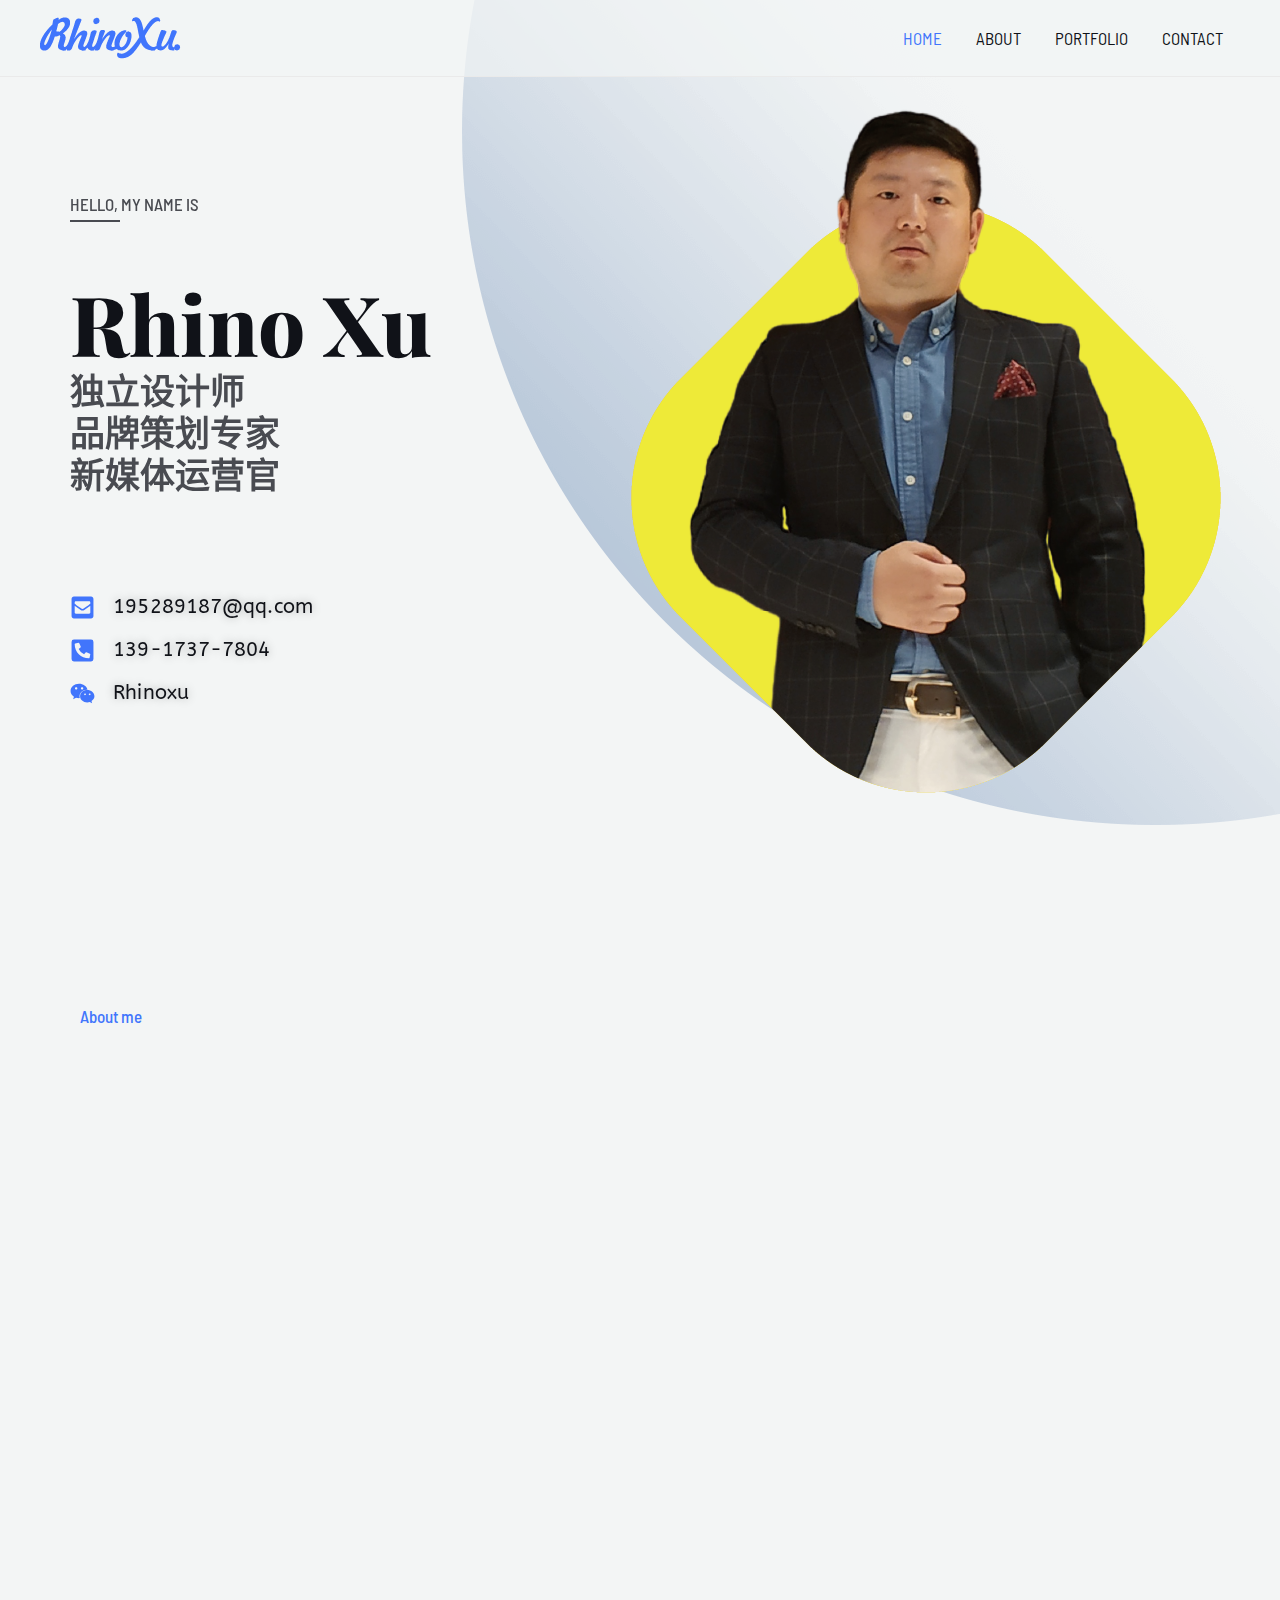
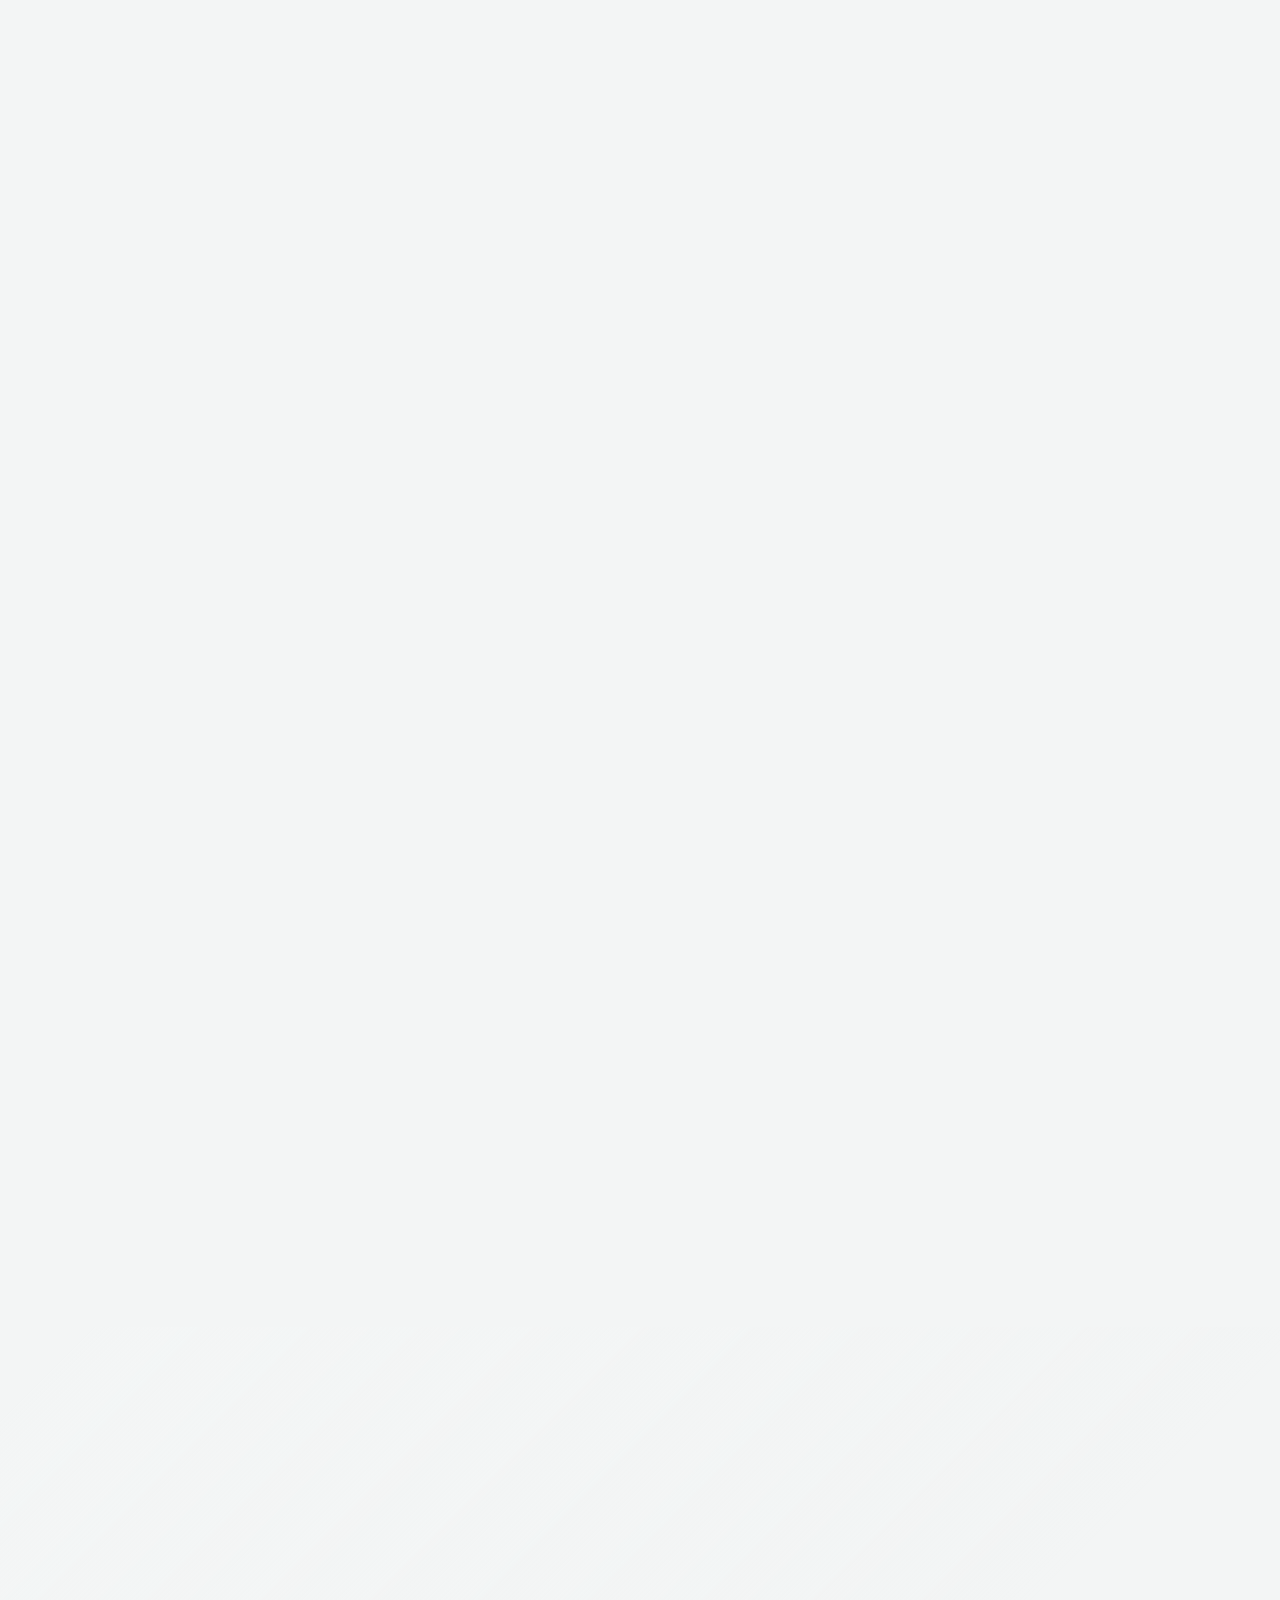
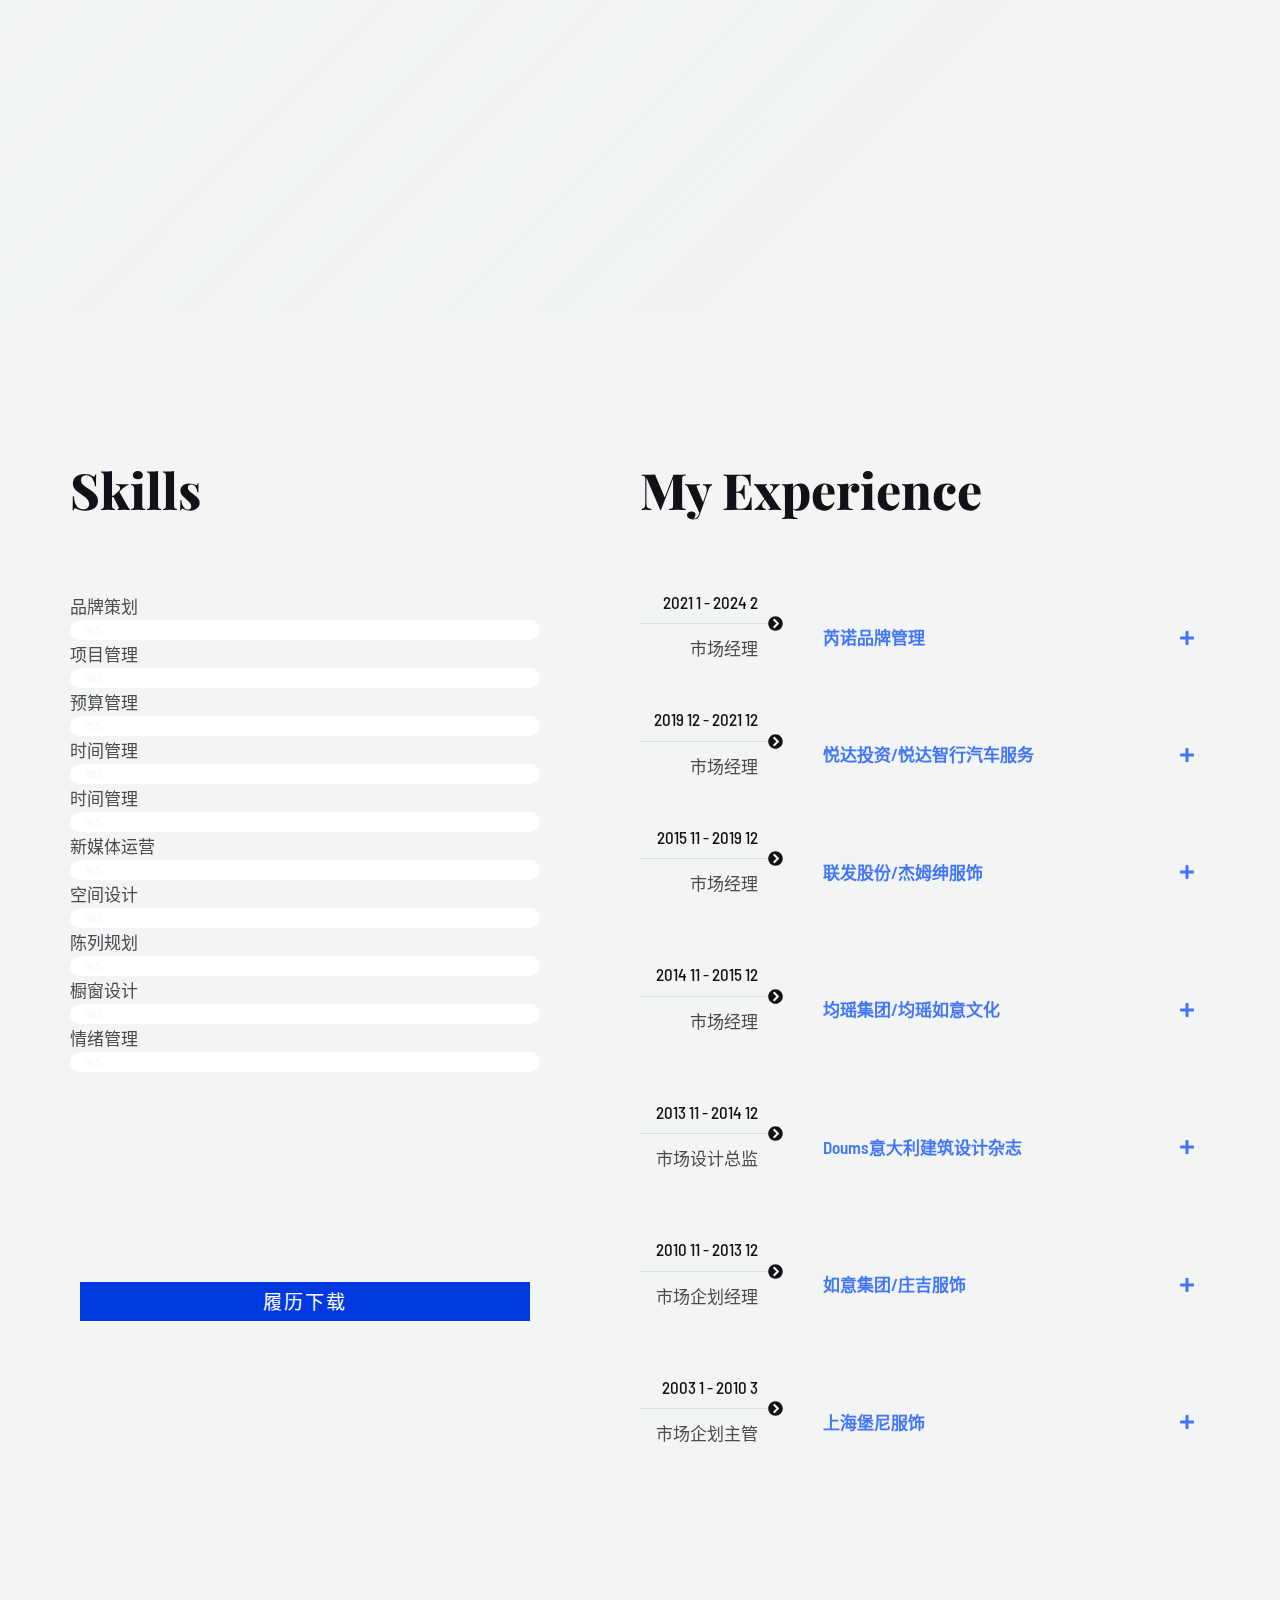
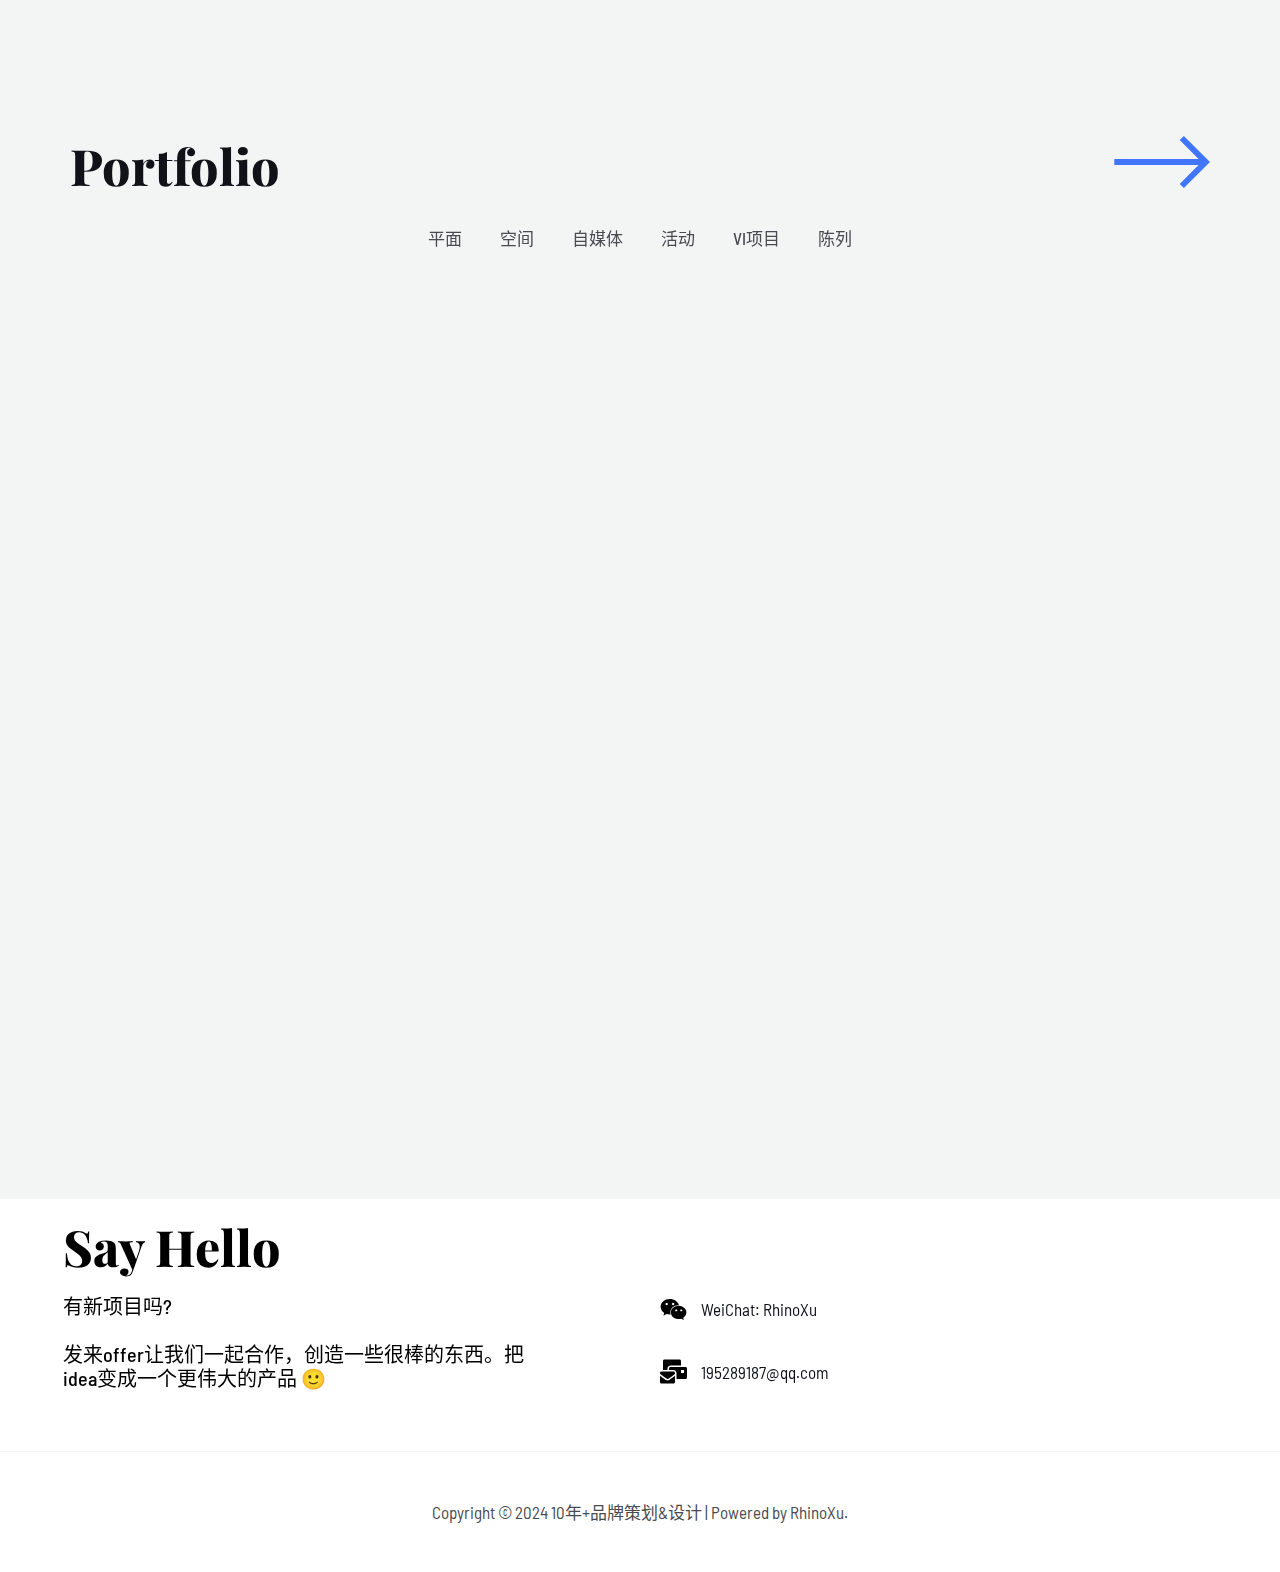
<file: index.html>
<!DOCTYPE html>
<html lang="zh-CN">
<head>
<meta charset="UTF-8">
<meta name="viewport" content="width=device-width, initial-scale=1">
	 <link rel="profile" href="https://gmpg.org/xfn/11"> 
	 <title>10年+品牌策划&amp;设计 &#8211; rhinoxu</title>
<meta name="robots" content="max-image-preview:large">
<link rel="dns-prefetch" href="//fonts.googleapis.com">
<link rel="alternate" type="application/rss+xml" title="10年+品牌策划&amp;设计 &raquo; Feed" href="./feed/index.html">
<link rel="alternate" type="application/rss+xml" title="10年+品牌策划&amp;设计 &raquo; 评论Feed" href="./comments/feed/index.html">
<script>
window._wpemojiSettings = {"baseUrl":"https:\/\/s.w.org\/images\/core\/emoji\/15.0.3\/72x72\/","ext":".png","svgUrl":"https:\/\/s.w.org\/images\/core\/emoji\/15.0.3\/svg\/","svgExt":".svg","source":{"concatemoji":".\/\/wp-includes\/js\/wp-emoji-release.min.js?ver=6.5-beta3-57756"}};
/*! This file is auto-generated */
!function(i,n){var o,s,e;function c(e){try{var t={supportTests:e,timestamp:(new Date).valueOf()};sessionStorage.setItem(o,JSON.stringify(t))}catch(e){}}function p(e,t,n){e.clearRect(0,0,e.canvas.width,e.canvas.height),e.fillText(t,0,0);var t=new Uint32Array(e.getImageData(0,0,e.canvas.width,e.canvas.height).data),r=(e.clearRect(0,0,e.canvas.width,e.canvas.height),e.fillText(n,0,0),new Uint32Array(e.getImageData(0,0,e.canvas.width,e.canvas.height).data));return t.every(function(e,t){return e===r[t]})}function u(e,t,n){switch(t){case"flag":return n(e,"🏳️‍⚧️","🏳️​⚧️")?!1:!n(e,"🇺🇳","🇺​🇳")&&!n(e,"🏴󠁧󠁢󠁥󠁮󠁧󠁿","🏴​󠁧​󠁢​󠁥​󠁮​󠁧​󠁿");case"emoji":return!n(e,"🐦‍⬛","🐦​⬛")}return!1}function f(e,t,n){var r="undefined"!=typeof WorkerGlobalScope&&self instanceof WorkerGlobalScope?new OffscreenCanvas(300,150):i.createElement("canvas"),a=r.getContext("2d",{willReadFrequently:!0}),o=(a.textBaseline="top",a.font="600 32px Arial",{});return e.forEach(function(e){o[e]=t(a,e,n)}),o}function t(e){var t=i.createElement("script");t.src=e,t.defer=!0,i.head.appendChild(t)}"undefined"!=typeof Promise&&(o="wpEmojiSettingsSupports",s=["flag","emoji"],n.supports={everything:!0,everythingExceptFlag:!0},e=new Promise(function(e){i.addEventListener("DOMContentLoaded",e,{once:!0})}),new Promise(function(t){var n=function(){try{var e=JSON.parse(sessionStorage.getItem(o));if("object"==typeof e&&"number"==typeof e.timestamp&&(new Date).valueOf()<e.timestamp+604800&&"object"==typeof e.supportTests)return e.supportTests}catch(e){}return null}();if(!n){if("undefined"!=typeof Worker&&"undefined"!=typeof OffscreenCanvas&&"undefined"!=typeof URL&&URL.createObjectURL&&"undefined"!=typeof Blob)try{var e="postMessage("+f.toString()+"("+[JSON.stringify(s),u.toString(),p.toString()].join(",")+"));",r=new Blob([e],{type:"text/javascript"}),a=new Worker(URL.createObjectURL(r),{name:"wpTestEmojiSupports"});return void(a.onmessage=function(e){c(n=e.data),a.terminate(),t(n)})}catch(e){}c(n=f(s,u,p))}t(n)}).then(function(e){for(var t in e)n.supports[t]=e[t],n.supports.everything=n.supports.everything&&n.supports[t],"flag"!==t&&(n.supports.everythingExceptFlag=n.supports.everythingExceptFlag&&n.supports[t]);n.supports.everythingExceptFlag=n.supports.everythingExceptFlag&&!n.supports.flag,n.DOMReady=!1,n.readyCallback=function(){n.DOMReady=!0}}).then(function(){return e}).then(function(){var e;n.supports.everything||(n.readyCallback(),(e=n.source||{}).concatemoji?t(e.concatemoji):e.wpemoji&&e.twemoji&&(t(e.twemoji),t(e.wpemoji)))}))}((window,document),window._wpemojiSettings);
</script>
<link rel="stylesheet" id="astra-theme-css-css" href="./wp-content/themes/astra/assets/css/minified/main.min.css?ver=4.6.5" media="all">
<style id="astra-theme-css-inline-css">:root{--ast-container-default-xlg-padding:6.67em;--ast-container-default-lg-padding:5.67em;--ast-container-default-slg-padding:4.34em;--ast-container-default-md-padding:3.34em;--ast-container-default-sm-padding:6.67em;--ast-container-default-xs-padding:2.4em;--ast-container-default-xxs-padding:1.4em;--ast-code-block-background:#EEEEEE;--ast-comment-inputs-background:#FAFAFA;--ast-normal-container-width:1200px;--ast-narrow-container-width:750px;--ast-blog-title-font-weight:normal;--ast-blog-meta-weight:inherit;}html{font-size:106.25%;}a,.page-title{color:var(--ast-global-color-2);}a:hover,a:focus{color:var(--ast-global-color-1);}body,button,input,select,textarea,.ast-button,.ast-custom-button{font-family:'Barlow Semi Condensed',sans-serif;font-weight:400;font-size:17px;font-size:1rem;line-height:var(--ast-body-line-height,1.65em);}blockquote{color:var(--ast-global-color-3);}h1,.entry-content h1,h2,.entry-content h2,h3,.entry-content h3,h4,.entry-content h4,h5,.entry-content h5,h6,.entry-content h6,.site-title,.site-title a{font-family:'Playfair Display',serif;font-weight:800;}.site-title{font-size:35px;font-size:2.0588235294118rem;display:none;}.site-header .site-description{font-size:15px;font-size:0.88235294117647rem;display:none;}.entry-title{font-size:26px;font-size:1.5294117647059rem;}.archive .ast-article-post .ast-article-inner,.blog .ast-article-post .ast-article-inner,.archive .ast-article-post .ast-article-inner:hover,.blog .ast-article-post .ast-article-inner:hover{overflow:hidden;}h1,.entry-content h1{font-size:83px;font-size:4.8823529411765rem;font-weight:800;font-family:'Playfair Display',serif;line-height:1.1em;}h2,.entry-content h2{font-size:50px;font-size:2.9411764705882rem;font-weight:800;font-family:'Playfair Display',serif;line-height:1.1em;}h3,.entry-content h3{font-size:35px;font-size:2.0588235294118rem;font-weight:800;font-family:'Playfair Display',serif;line-height:1.2em;}h4,.entry-content h4{font-size:22px;font-size:1.2941176470588rem;line-height:1.2em;font-weight:500;font-family:'Barlow Semi Condensed',sans-serif;}h5,.entry-content h5{font-size:20px;font-size:1.1764705882353rem;line-height:1.2em;font-weight:500;font-family:'Barlow Semi Condensed',sans-serif;}h6,.entry-content h6{font-size:17px;font-size:1rem;line-height:1.25em;font-weight:500;font-family:'Barlow Semi Condensed',sans-serif;}::selection{background-color:var(--ast-global-color-0);color:#ffffff;}body,h1,.entry-title a,.entry-content h1,h2,.entry-content h2,h3,.entry-content h3,h4,.entry-content h4,h5,.entry-content h5,h6,.entry-content h6{color:var(--ast-global-color-3);}.tagcloud a:hover,.tagcloud a:focus,.tagcloud a.current-item{color:#ffffff;border-color:var(--ast-global-color-2);background-color:var(--ast-global-color-2);}input:focus,input[type="text"]:focus,input[type="email"]:focus,input[type="url"]:focus,input[type="password"]:focus,input[type="reset"]:focus,input[type="search"]:focus,textarea:focus{border-color:var(--ast-global-color-2);}input[type="radio"]:checked,input[type=reset],input[type="checkbox"]:checked,input[type="checkbox"]:hover:checked,input[type="checkbox"]:focus:checked,input[type=range]::-webkit-slider-thumb{border-color:var(--ast-global-color-2);background-color:var(--ast-global-color-2);box-shadow:none;}.site-footer a:hover + .post-count,.site-footer a:focus + .post-count{background:var(--ast-global-color-2);border-color:var(--ast-global-color-2);}.single .nav-links .nav-previous,.single .nav-links .nav-next{color:var(--ast-global-color-2);}.entry-meta,.entry-meta *{line-height:1.45;color:var(--ast-global-color-2);}.entry-meta a:not(.ast-button):hover,.entry-meta a:not(.ast-button):hover *,.entry-meta a:not(.ast-button):focus,.entry-meta a:not(.ast-button):focus *,.page-links > .page-link,.page-links .page-link:hover,.post-navigation a:hover{color:var(--ast-global-color-1);}#cat option,.secondary .calendar_wrap thead a,.secondary .calendar_wrap thead a:visited{color:var(--ast-global-color-2);}.secondary .calendar_wrap #today,.ast-progress-val span{background:var(--ast-global-color-2);}.secondary a:hover + .post-count,.secondary a:focus + .post-count{background:var(--ast-global-color-2);border-color:var(--ast-global-color-2);}.calendar_wrap #today > a{color:#ffffff;}.page-links .page-link,.single .post-navigation a{color:var(--ast-global-color-2);}.ast-search-menu-icon .search-form button.search-submit{padding:0 4px;}.ast-search-menu-icon form.search-form{padding-right:0;}.ast-search-menu-icon.slide-search input.search-field{width:0;}.ast-header-search .ast-search-menu-icon.ast-dropdown-active .search-form,.ast-header-search .ast-search-menu-icon.ast-dropdown-active .search-field:focus{transition:all 0.2s;}.search-form input.search-field:focus{outline:none;}.wp-block-latest-posts > li > a{color:var(--ast-global-color-2);}.widget-title,.widget .wp-block-heading{font-size:24px;font-size:1.4117647058824rem;color:var(--ast-global-color-3);}.single .ast-author-details .author-title{color:var(--ast-global-color-1);}.ast-search-menu-icon.slide-search a:focus-visible:focus-visible,.astra-search-icon:focus-visible,#close:focus-visible,a:focus-visible,.ast-menu-toggle:focus-visible,.site .skip-link:focus-visible,.wp-block-loginout input:focus-visible,.wp-block-search.wp-block-search__button-inside .wp-block-search__inside-wrapper,.ast-header-navigation-arrow:focus-visible,.woocommerce .wc-proceed-to-checkout > .checkout-button:focus-visible,.woocommerce .woocommerce-MyAccount-navigation ul li a:focus-visible,.ast-orders-table__row .ast-orders-table__cell:focus-visible,.woocommerce .woocommerce-order-details .order-again > .button:focus-visible,.woocommerce .woocommerce-message a.button.wc-forward:focus-visible,.woocommerce #minus_qty:focus-visible,.woocommerce #plus_qty:focus-visible,a#ast-apply-coupon:focus-visible,.woocommerce .woocommerce-info a:focus-visible,.woocommerce .astra-shop-summary-wrap a:focus-visible,.woocommerce a.wc-forward:focus-visible,#ast-apply-coupon:focus-visible,.woocommerce-js .woocommerce-mini-cart-item a.remove:focus-visible,#close:focus-visible,.button.search-submit:focus-visible,#search_submit:focus,.normal-search:focus-visible{outline-style:dotted;outline-color:inherit;outline-width:thin;}input:focus,input[type="text"]:focus,input[type="email"]:focus,input[type="url"]:focus,input[type="password"]:focus,input[type="reset"]:focus,input[type="search"]:focus,input[type="number"]:focus,textarea:focus,.wp-block-search__input:focus,[data-section="section-header-mobile-trigger"] .ast-button-wrap .ast-mobile-menu-trigger-minimal:focus,.ast-mobile-popup-drawer.active .menu-toggle-close:focus,.woocommerce-ordering select.orderby:focus,#ast-scroll-top:focus,#coupon_code:focus,.woocommerce-page #comment:focus,.woocommerce #reviews #respond input#submit:focus,.woocommerce a.add_to_cart_button:focus,.woocommerce .button.single_add_to_cart_button:focus,.woocommerce .woocommerce-cart-form button:focus,.woocommerce .woocommerce-cart-form__cart-item .quantity .qty:focus,.woocommerce .woocommerce-billing-fields .woocommerce-billing-fields__field-wrapper .woocommerce-input-wrapper > .input-text:focus,.woocommerce #order_comments:focus,.woocommerce #place_order:focus,.woocommerce .woocommerce-address-fields .woocommerce-address-fields__field-wrapper .woocommerce-input-wrapper > .input-text:focus,.woocommerce .woocommerce-MyAccount-content form button:focus,.woocommerce .woocommerce-MyAccount-content .woocommerce-EditAccountForm .woocommerce-form-row .woocommerce-Input.input-text:focus,.woocommerce .ast-woocommerce-container .woocommerce-pagination ul.page-numbers li a:focus,body #content .woocommerce form .form-row .select2-container--default .select2-selection--single:focus,#ast-coupon-code:focus,.woocommerce.woocommerce-js .quantity input[type=number]:focus,.woocommerce-js .woocommerce-mini-cart-item .quantity input[type=number]:focus,.woocommerce p#ast-coupon-trigger:focus{border-style:dotted;border-color:inherit;border-width:thin;}input{outline:none;}.site-logo-img img{ transition:all 0.2s linear;}.site-logo-img .transparent-custom-logo img,.ast-theme-transparent-header .site-logo-img img{filter:url(#ast-img-color-filter-2);}body .ast-oembed-container *{position:absolute;top:0;width:100%;height:100%;left:0;}body .wp-block-embed-pocket-casts .ast-oembed-container *{position:unset;}.ast-single-post-featured-section + article {margin-top: 2em;}.site-content .ast-single-post-featured-section img {width: 100%;overflow: hidden;object-fit: cover;}.site > .ast-single-related-posts-container {margin-top: 0;}@media (min-width: 922px) {.ast-desktop .ast-container--narrow {max-width: var(--ast-narrow-container-width);margin: 0 auto;}}.ast-page-builder-template .hentry {margin: 0;}.ast-page-builder-template .site-content > .ast-container {max-width: 100%;padding: 0;}.ast-page-builder-template .site .site-content #primary {padding: 0;margin: 0;}.ast-page-builder-template .no-results {text-align: center;margin: 4em auto;}.ast-page-builder-template .ast-pagination {padding: 2em;}.ast-page-builder-template .entry-header.ast-no-title.ast-no-thumbnail {margin-top: 0;}.ast-page-builder-template .entry-header.ast-header-without-markup {margin-top: 0;margin-bottom: 0;}.ast-page-builder-template .entry-header.ast-no-title.ast-no-meta {margin-bottom: 0;}.ast-page-builder-template.single .post-navigation {padding-bottom: 2em;}.ast-page-builder-template.single-post .site-content > .ast-container {max-width: 100%;}.ast-page-builder-template .entry-header {margin-top: 4em;margin-left: auto;margin-right: auto;padding-left: 20px;padding-right: 20px;}.single.ast-page-builder-template .entry-header {padding-left: 20px;padding-right: 20px;}.ast-page-builder-template .ast-archive-description {margin: 4em auto 0;padding-left: 20px;padding-right: 20px;}.ast-page-builder-template.ast-no-sidebar .entry-content .alignwide {margin-left: 0;margin-right: 0;}@media (max-width:921px){#ast-desktop-header{display:none;}}@media (min-width:922px){#ast-mobile-header{display:none;}}.wp-block-buttons.aligncenter{justify-content:center;}@media (max-width:921px){.ast-theme-transparent-header #primary,.ast-theme-transparent-header #secondary{padding:0;}}@media (max-width:921px){.ast-plain-container.ast-no-sidebar #primary{padding:0;}}.ast-plain-container.ast-no-sidebar #primary{margin-top:0;margin-bottom:0;}.wp-block-button.is-style-outline .wp-block-button__link{border-color:rgba(0,0,0,0);border-top-width:0;border-right-width:0;border-bottom-width:0;border-left-width:0;}div.wp-block-button.is-style-outline > .wp-block-button__link:not(.has-text-color),div.wp-block-button.wp-block-button__link.is-style-outline:not(.has-text-color){color:rgba(0,0,0,0);}.wp-block-button.is-style-outline .wp-block-button__link:hover,.wp-block-buttons .wp-block-button.is-style-outline .wp-block-button__link:focus,.wp-block-buttons .wp-block-button.is-style-outline > .wp-block-button__link:not(.has-text-color):hover,.wp-block-buttons .wp-block-button.wp-block-button__link.is-style-outline:not(.has-text-color):hover{color:var(--ast-global-color-2);background-color:rgba(0,0,0,0);border-color:rgba(0,0,0,0);}.post-page-numbers.current .page-link,.ast-pagination .page-numbers.current{color:#ffffff;border-color:var(--ast-global-color-0);background-color:var(--ast-global-color-0);}.wp-block-buttons .wp-block-button.is-style-outline .wp-block-button__link.wp-element-button,.ast-outline-button,.wp-block-uagb-buttons-child .uagb-buttons-repeater.ast-outline-button{border-color:rgba(0,0,0,0);border-top-width:2px;border-right-width:2px;border-bottom-width:2px;border-left-width:2px;font-family:inherit;font-weight:inherit;font-size:16px;font-size:0.94117647058824rem;line-height:1em;}.wp-block-buttons .wp-block-button.is-style-outline > .wp-block-button__link:not(.has-text-color),.wp-block-buttons .wp-block-button.wp-block-button__link.is-style-outline:not(.has-text-color),.ast-outline-button{color:rgba(0,0,0,0);}.wp-block-button.is-style-outline .wp-block-button__link:hover,.wp-block-buttons .wp-block-button.is-style-outline .wp-block-button__link:focus,.wp-block-buttons .wp-block-button.is-style-outline > .wp-block-button__link:not(.has-text-color):hover,.wp-block-buttons .wp-block-button.wp-block-button__link.is-style-outline:not(.has-text-color):hover,.ast-outline-button:hover,.ast-outline-button:focus,.wp-block-uagb-buttons-child .uagb-buttons-repeater.ast-outline-button:hover,.wp-block-uagb-buttons-child .uagb-buttons-repeater.ast-outline-button:focus{color:var(--ast-global-color-2);background-color:rgba(0,0,0,0);border-color:rgba(0,0,0,0);}.wp-block-button .wp-block-button__link.wp-element-button.is-style-outline:not(.has-background),.wp-block-button.is-style-outline>.wp-block-button__link.wp-element-button:not(.has-background),.ast-outline-button{background-color:rgba(0,0,0,0);}.entry-content[ast-blocks-layout] > figure{margin-bottom:1em;}@media (max-width:921px){.ast-separate-container #primary,.ast-separate-container #secondary{padding:1.5em 0;}#primary,#secondary{padding:1.5em 0;margin:0;}.ast-left-sidebar #content > .ast-container{display:flex;flex-direction:column-reverse;width:100%;}.ast-separate-container .ast-article-post,.ast-separate-container .ast-article-single{padding:1.5em 2.14em;}.ast-author-box img.avatar{margin:20px 0 0 0;}}@media (min-width:922px){.ast-separate-container.ast-right-sidebar #primary,.ast-separate-container.ast-left-sidebar #primary{border:0;}.search-no-results.ast-separate-container #primary{margin-bottom:4em;}}.elementor-button-wrapper .elementor-button{border-style:solid;text-decoration:none;border-top-width:0;border-right-width:0;border-left-width:0;border-bottom-width:0;}body .elementor-button.elementor-size-sm,body .elementor-button.elementor-size-xs,body .elementor-button.elementor-size-md,body .elementor-button.elementor-size-lg,body .elementor-button.elementor-size-xl,body .elementor-button{border-top-left-radius:30px;border-top-right-radius:30px;border-bottom-right-radius:30px;border-bottom-left-radius:30px;padding-top:10px;padding-right:20px;padding-bottom:10px;padding-left:20px;}.elementor-button-wrapper .elementor-button{border-color:rgba(0,0,0,0);background-color:rgba(0,0,0,0);}.elementor-button-wrapper .elementor-button:hover,.elementor-button-wrapper .elementor-button:focus{color:var(--ast-global-color-2);background-color:rgba(0,0,0,0);border-color:rgba(0,0,0,0);}.wp-block-button .wp-block-button__link ,.elementor-button-wrapper .elementor-button,.elementor-button-wrapper .elementor-button:visited{color:var(--ast-global-color-0);}.elementor-button-wrapper .elementor-button{font-size:16px;font-size:0.94117647058824rem;line-height:1em;text-transform:uppercase;letter-spacing:2px;}body .elementor-button.elementor-size-sm,body .elementor-button.elementor-size-xs,body .elementor-button.elementor-size-md,body .elementor-button.elementor-size-lg,body .elementor-button.elementor-size-xl,body .elementor-button{font-size:16px;font-size:0.94117647058824rem;}.wp-block-button .wp-block-button__link:hover,.wp-block-button .wp-block-button__link:focus{color:var(--ast-global-color-2);background-color:rgba(0,0,0,0);border-color:rgba(0,0,0,0);}.elementor-widget-heading h1.elementor-heading-title{line-height:1.1em;}.elementor-widget-heading h2.elementor-heading-title{line-height:1.1em;}.elementor-widget-heading h3.elementor-heading-title{line-height:1.2em;}.elementor-widget-heading h4.elementor-heading-title{line-height:1.2em;}.elementor-widget-heading h5.elementor-heading-title{line-height:1.2em;}.elementor-widget-heading h6.elementor-heading-title{line-height:1.25em;}.wp-block-button .wp-block-button__link,.wp-block-search .wp-block-search__button,body .wp-block-file .wp-block-file__button{border-top-width:0;border-right-width:0;border-left-width:0;border-bottom-width:0;border-color:rgba(0,0,0,0);background-color:rgba(0,0,0,0);color:var(--ast-global-color-0);font-family:inherit;font-weight:inherit;line-height:1em;text-transform:uppercase;letter-spacing:2px;font-size:16px;font-size:0.94117647058824rem;border-top-left-radius:30px;border-top-right-radius:30px;border-bottom-right-radius:30px;border-bottom-left-radius:30px;padding-top:10px;padding-right:20px;padding-bottom:10px;padding-left:20px;}.menu-toggle,button,.ast-button,.ast-custom-button,.button,input#submit,input[type="button"],input[type="submit"],input[type="reset"],form[CLASS*="wp-block-search__"].wp-block-search .wp-block-search__inside-wrapper .wp-block-search__button,body .wp-block-file .wp-block-file__button,.woocommerce-js a.button,.woocommerce button.button,.woocommerce .woocommerce-message a.button,.woocommerce #respond input#submit.alt,.woocommerce input.button.alt,.woocommerce input.button,.woocommerce input.button:disabled,.woocommerce input.button:disabled[disabled],.woocommerce input.button:disabled:hover,.woocommerce input.button:disabled[disabled]:hover,.woocommerce #respond input#submit,.woocommerce button.button.alt.disabled,.wc-block-grid__products .wc-block-grid__product .wp-block-button__link,.wc-block-grid__product-onsale,[CLASS*="wc-block"] button,.woocommerce-js .astra-cart-drawer .astra-cart-drawer-content .woocommerce-mini-cart__buttons .button:not(.checkout):not(.ast-continue-shopping),.woocommerce-js .astra-cart-drawer .astra-cart-drawer-content .woocommerce-mini-cart__buttons a.checkout,.woocommerce button.button.alt.disabled.wc-variation-selection-needed,[CLASS*="wc-block"] .wc-block-components-button{border-style:solid;border-top-width:0;border-right-width:0;border-left-width:0;border-bottom-width:0;color:var(--ast-global-color-0);border-color:rgba(0,0,0,0);background-color:rgba(0,0,0,0);padding-top:10px;padding-right:20px;padding-bottom:10px;padding-left:20px;font-family:inherit;font-weight:inherit;font-size:16px;font-size:0.94117647058824rem;line-height:1em;text-transform:uppercase;letter-spacing:2px;border-top-left-radius:30px;border-top-right-radius:30px;border-bottom-right-radius:30px;border-bottom-left-radius:30px;}button:focus,.menu-toggle:hover,button:hover,.ast-button:hover,.ast-custom-button:hover .button:hover,.ast-custom-button:hover ,input[type=reset]:hover,input[type=reset]:focus,input#submit:hover,input#submit:focus,input[type="button"]:hover,input[type="button"]:focus,input[type="submit"]:hover,input[type="submit"]:focus,form[CLASS*="wp-block-search__"].wp-block-search .wp-block-search__inside-wrapper .wp-block-search__button:hover,form[CLASS*="wp-block-search__"].wp-block-search .wp-block-search__inside-wrapper .wp-block-search__button:focus,body .wp-block-file .wp-block-file__button:hover,body .wp-block-file .wp-block-file__button:focus,.woocommerce-js a.button:hover,.woocommerce button.button:hover,.woocommerce .woocommerce-message a.button:hover,.woocommerce #respond input#submit:hover,.woocommerce #respond input#submit.alt:hover,.woocommerce input.button.alt:hover,.woocommerce input.button:hover,.woocommerce button.button.alt.disabled:hover,.wc-block-grid__products .wc-block-grid__product .wp-block-button__link:hover,[CLASS*="wc-block"] button:hover,.woocommerce-js .astra-cart-drawer .astra-cart-drawer-content .woocommerce-mini-cart__buttons .button:not(.checkout):not(.ast-continue-shopping):hover,.woocommerce-js .astra-cart-drawer .astra-cart-drawer-content .woocommerce-mini-cart__buttons a.checkout:hover,.woocommerce button.button.alt.disabled.wc-variation-selection-needed:hover,[CLASS*="wc-block"] .wc-block-components-button:hover,[CLASS*="wc-block"] .wc-block-components-button:focus{color:var(--ast-global-color-2);background-color:rgba(0,0,0,0);border-color:rgba(0,0,0,0);}@media (max-width:921px){.ast-mobile-header-stack .main-header-bar .ast-search-menu-icon{display:inline-block;}.ast-header-break-point.ast-header-custom-item-outside .ast-mobile-header-stack .main-header-bar .ast-search-icon{margin:0;}.ast-comment-avatar-wrap img{max-width:2.5em;}.ast-comment-meta{padding:0 1.8888em 1.3333em;}.ast-separate-container .ast-comment-list li.depth-1{padding:1.5em 2.14em;}.ast-separate-container .comment-respond{padding:2em 2.14em;}}@media (min-width:544px){.ast-container{max-width:100%;}}@media (max-width:544px){.ast-separate-container .ast-article-post,.ast-separate-container .ast-article-single,.ast-separate-container .comments-title,.ast-separate-container .ast-archive-description{padding:1.5em 1em;}.ast-separate-container #content .ast-container{padding-left:0.54em;padding-right:0.54em;}.ast-separate-container .ast-comment-list .bypostauthor{padding:.5em;}.ast-search-menu-icon.ast-dropdown-active .search-field{width:170px;}}body,.ast-separate-container{background-color:var(--ast-global-color-4);;background-image:none;;}@media (max-width:921px){.site-title{display:none;}.site-header .site-description{display:none;}h1,.entry-content h1{font-size:60px;}h2,.entry-content h2{font-size:43px;}h3,.entry-content h3{font-size:30px;}}@media (max-width:544px){.site-title{display:none;}.site-header .site-description{display:none;}h1,.entry-content h1{font-size:45px;}h2,.entry-content h2{font-size:35px;}h3,.entry-content h3{font-size:20px;}header .custom-logo-link img,.ast-header-break-point .site-branding img,.ast-header-break-point .custom-logo-link img{max-width:75px;}.astra-logo-svg{width:75px;}.ast-header-break-point .site-logo-img .custom-mobile-logo-link img{max-width:75px;}}@media (max-width:921px){html{font-size:96.9%;}}@media (max-width:544px){html{font-size:96.9%;}}@media (min-width:922px){.ast-container{max-width:1240px;}}@media (min-width:922px){.site-content .ast-container{display:flex;}}@media (max-width:921px){.site-content .ast-container{flex-direction:column;}}@media (min-width:922px){.main-header-menu .sub-menu .menu-item.ast-left-align-sub-menu:hover > .sub-menu,.main-header-menu .sub-menu .menu-item.ast-left-align-sub-menu.focus > .sub-menu{margin-left:-0px;}}.ast-theme-transparent-header [data-section="section-header-mobile-trigger"] .ast-button-wrap .mobile-menu-toggle-icon .ast-mobile-svg{fill:var(--ast-global-color-2);}.ast-theme-transparent-header [data-section="section-header-mobile-trigger"] .ast-button-wrap .mobile-menu-wrap .mobile-menu{color:var(--ast-global-color-2);}.ast-theme-transparent-header [data-section="section-header-mobile-trigger"] .ast-button-wrap .ast-mobile-menu-trigger-minimal{background:transparent;}.site .comments-area{padding-bottom:3em;}.wp-block-file {display: flex;align-items: center;flex-wrap: wrap;justify-content: space-between;}.wp-block-pullquote {border: none;}.wp-block-pullquote blockquote::before {content: "\201D";font-family: "Helvetica",sans-serif;display: flex;transform: rotate( 180deg );font-size: 6rem;font-style: normal;line-height: 1;font-weight: bold;align-items: center;justify-content: center;}.has-text-align-right > blockquote::before {justify-content: flex-start;}.has-text-align-left > blockquote::before {justify-content: flex-end;}figure.wp-block-pullquote.is-style-solid-color blockquote {max-width: 100%;text-align: inherit;}html body {--wp--custom--ast-default-block-top-padding: 3em;--wp--custom--ast-default-block-right-padding: 3em;--wp--custom--ast-default-block-bottom-padding: 3em;--wp--custom--ast-default-block-left-padding: 3em;--wp--custom--ast-container-width: 1200px;--wp--custom--ast-content-width-size: 1200px;--wp--custom--ast-wide-width-size: calc(1200px + var(--wp--custom--ast-default-block-left-padding) + var(--wp--custom--ast-default-block-right-padding));}.ast-narrow-container {--wp--custom--ast-content-width-size: 750px;--wp--custom--ast-wide-width-size: 750px;}@media(max-width: 921px) {html body {--wp--custom--ast-default-block-top-padding: 3em;--wp--custom--ast-default-block-right-padding: 2em;--wp--custom--ast-default-block-bottom-padding: 3em;--wp--custom--ast-default-block-left-padding: 2em;}}@media(max-width: 544px) {html body {--wp--custom--ast-default-block-top-padding: 3em;--wp--custom--ast-default-block-right-padding: 1.5em;--wp--custom--ast-default-block-bottom-padding: 3em;--wp--custom--ast-default-block-left-padding: 1.5em;}}.entry-content > .wp-block-group,.entry-content > .wp-block-cover,.entry-content > .wp-block-columns {padding-top: var(--wp--custom--ast-default-block-top-padding);padding-right: var(--wp--custom--ast-default-block-right-padding);padding-bottom: var(--wp--custom--ast-default-block-bottom-padding);padding-left: var(--wp--custom--ast-default-block-left-padding);}.ast-plain-container.ast-no-sidebar .entry-content > .alignfull,.ast-page-builder-template .ast-no-sidebar .entry-content > .alignfull {margin-left: calc( -50vw + 50%);margin-right: calc( -50vw + 50%);max-width: 100vw;width: 100vw;}.ast-plain-container.ast-no-sidebar .entry-content .alignfull .alignfull,.ast-page-builder-template.ast-no-sidebar .entry-content .alignfull .alignfull,.ast-plain-container.ast-no-sidebar .entry-content .alignfull .alignwide,.ast-page-builder-template.ast-no-sidebar .entry-content .alignfull .alignwide,.ast-plain-container.ast-no-sidebar .entry-content .alignwide .alignfull,.ast-page-builder-template.ast-no-sidebar .entry-content .alignwide .alignfull,.ast-plain-container.ast-no-sidebar .entry-content .alignwide .alignwide,.ast-page-builder-template.ast-no-sidebar .entry-content .alignwide .alignwide,.ast-plain-container.ast-no-sidebar .entry-content .wp-block-column .alignfull,.ast-page-builder-template.ast-no-sidebar .entry-content .wp-block-column .alignfull,.ast-plain-container.ast-no-sidebar .entry-content .wp-block-column .alignwide,.ast-page-builder-template.ast-no-sidebar .entry-content .wp-block-column .alignwide {margin-left: auto;margin-right: auto;width: 100%;}[ast-blocks-layout] .wp-block-separator:not(.is-style-dots) {height: 0;}[ast-blocks-layout] .wp-block-separator {margin: 20px auto;}[ast-blocks-layout] .wp-block-separator:not(.is-style-wide):not(.is-style-dots) {max-width: 100px;}[ast-blocks-layout] .wp-block-separator.has-background {padding: 0;}.entry-content[ast-blocks-layout] > * {max-width: var(--wp--custom--ast-content-width-size);margin-left: auto;margin-right: auto;}.entry-content[ast-blocks-layout] > .alignwide {max-width: var(--wp--custom--ast-wide-width-size);}.entry-content[ast-blocks-layout] .alignfull {max-width: none;}.entry-content .wp-block-columns {margin-bottom: 0;}blockquote {margin: 1.5em;border-color: rgba(0,0,0,0.05);}.wp-block-quote:not(.has-text-align-right):not(.has-text-align-center) {border-left: 5px solid rgba(0,0,0,0.05);}.has-text-align-right > blockquote,blockquote.has-text-align-right {border-right: 5px solid rgba(0,0,0,0.05);}.has-text-align-left > blockquote,blockquote.has-text-align-left {border-left: 5px solid rgba(0,0,0,0.05);}.wp-block-site-tagline,.wp-block-latest-posts .read-more {margin-top: 15px;}.wp-block-loginout p label {display: block;}.wp-block-loginout p:not(.login-remember):not(.login-submit) input {width: 100%;}.wp-block-loginout input:focus {border-color: transparent;}.wp-block-loginout input:focus {outline: thin dotted;}.entry-content .wp-block-media-text .wp-block-media-text__content {padding: 0 0 0 8%;}.entry-content .wp-block-media-text.has-media-on-the-right .wp-block-media-text__content {padding: 0 8% 0 0;}.entry-content .wp-block-media-text.has-background .wp-block-media-text__content {padding: 8%;}.entry-content .wp-block-cover:not([class*="background-color"]) .wp-block-cover__inner-container,.entry-content .wp-block-cover:not([class*="background-color"]) .wp-block-cover-image-text,.entry-content .wp-block-cover:not([class*="background-color"]) .wp-block-cover-text,.entry-content .wp-block-cover-image:not([class*="background-color"]) .wp-block-cover__inner-container,.entry-content .wp-block-cover-image:not([class*="background-color"]) .wp-block-cover-image-text,.entry-content .wp-block-cover-image:not([class*="background-color"]) .wp-block-cover-text {color: var(--ast-global-color-5);}.wp-block-loginout .login-remember input {width: 1.1rem;height: 1.1rem;margin: 0 5px 4px 0;vertical-align: middle;}.wp-block-latest-posts > li > *:first-child,.wp-block-latest-posts:not(.is-grid) > li:first-child {margin-top: 0;}.wp-block-search__inside-wrapper .wp-block-search__input {padding: 0 10px;color: var(--ast-global-color-3);background: var(--ast-global-color-5);border-color: var(--ast-border-color);}.wp-block-latest-posts .read-more {margin-bottom: 1.5em;}.wp-block-search__no-button .wp-block-search__inside-wrapper .wp-block-search__input {padding-top: 5px;padding-bottom: 5px;}.wp-block-latest-posts .wp-block-latest-posts__post-date,.wp-block-latest-posts .wp-block-latest-posts__post-author {font-size: 1rem;}.wp-block-latest-posts > li > *,.wp-block-latest-posts:not(.is-grid) > li {margin-top: 12px;margin-bottom: 12px;}.ast-page-builder-template .entry-content[ast-blocks-layout] > *,.ast-page-builder-template .entry-content[ast-blocks-layout] > .alignfull > * {max-width: none;}.ast-page-builder-template .entry-content[ast-blocks-layout] > .alignwide > * {max-width: var(--wp--custom--ast-wide-width-size);}.ast-page-builder-template .entry-content[ast-blocks-layout] > .inherit-container-width > *,.ast-page-builder-template .entry-content[ast-blocks-layout] > * > *,.entry-content[ast-blocks-layout] > .wp-block-cover .wp-block-cover__inner-container {max-width: var(--wp--custom--ast-content-width-size);margin-left: auto;margin-right: auto;}.entry-content[ast-blocks-layout] .wp-block-cover:not(.alignleft):not(.alignright) {width: auto;}@media(max-width: 1200px) {.ast-separate-container .entry-content > .alignfull,.ast-separate-container .entry-content[ast-blocks-layout] > .alignwide,.ast-plain-container .entry-content[ast-blocks-layout] > .alignwide,.ast-plain-container .entry-content .alignfull {margin-left: calc(-1 * min(var(--ast-container-default-xlg-padding),20px)) ;margin-right: calc(-1 * min(var(--ast-container-default-xlg-padding),20px));}}@media(min-width: 1201px) {.ast-separate-container .entry-content > .alignfull {margin-left: calc(-1 * var(--ast-container-default-xlg-padding) );margin-right: calc(-1 * var(--ast-container-default-xlg-padding) );}.ast-separate-container .entry-content[ast-blocks-layout] > .alignwide,.ast-plain-container .entry-content[ast-blocks-layout] > .alignwide {margin-left: calc(-1 * var(--wp--custom--ast-default-block-left-padding) );margin-right: calc(-1 * var(--wp--custom--ast-default-block-right-padding) );}}@media(min-width: 921px) {.ast-separate-container .entry-content .wp-block-group.alignwide:not(.inherit-container-width) > :where(:not(.alignleft):not(.alignright)),.ast-plain-container .entry-content .wp-block-group.alignwide:not(.inherit-container-width) > :where(:not(.alignleft):not(.alignright)) {max-width: calc( var(--wp--custom--ast-content-width-size) + 80px );}.ast-plain-container.ast-right-sidebar .entry-content[ast-blocks-layout] .alignfull,.ast-plain-container.ast-left-sidebar .entry-content[ast-blocks-layout] .alignfull {margin-left: -60px;margin-right: -60px;}}@media(min-width: 544px) {.entry-content > .alignleft {margin-right: 20px;}.entry-content > .alignright {margin-left: 20px;}}@media (max-width:544px){.wp-block-columns .wp-block-column:not(:last-child){margin-bottom:20px;}.wp-block-latest-posts{margin:0;}}@media( max-width: 600px ) {.entry-content .wp-block-media-text .wp-block-media-text__content,.entry-content .wp-block-media-text.has-media-on-the-right .wp-block-media-text__content {padding: 8% 0 0;}.entry-content .wp-block-media-text.has-background .wp-block-media-text__content {padding: 8%;}}.ast-page-builder-template .entry-header {padding-left: 0;}.ast-narrow-container .site-content .wp-block-uagb-image--align-full .wp-block-uagb-image__figure {max-width: 100%;margin-left: auto;margin-right: auto;}:root .has-ast-global-color-0-color{color:var(--ast-global-color-0);}:root .has-ast-global-color-0-background-color{background-color:var(--ast-global-color-0);}:root .wp-block-button .has-ast-global-color-0-color{color:var(--ast-global-color-0);}:root .wp-block-button .has-ast-global-color-0-background-color{background-color:var(--ast-global-color-0);}:root .has-ast-global-color-1-color{color:var(--ast-global-color-1);}:root .has-ast-global-color-1-background-color{background-color:var(--ast-global-color-1);}:root .wp-block-button .has-ast-global-color-1-color{color:var(--ast-global-color-1);}:root .wp-block-button .has-ast-global-color-1-background-color{background-color:var(--ast-global-color-1);}:root .has-ast-global-color-2-color{color:var(--ast-global-color-2);}:root .has-ast-global-color-2-background-color{background-color:var(--ast-global-color-2);}:root .wp-block-button .has-ast-global-color-2-color{color:var(--ast-global-color-2);}:root .wp-block-button .has-ast-global-color-2-background-color{background-color:var(--ast-global-color-2);}:root .has-ast-global-color-3-color{color:var(--ast-global-color-3);}:root .has-ast-global-color-3-background-color{background-color:var(--ast-global-color-3);}:root .wp-block-button .has-ast-global-color-3-color{color:var(--ast-global-color-3);}:root .wp-block-button .has-ast-global-color-3-background-color{background-color:var(--ast-global-color-3);}:root .has-ast-global-color-4-color{color:var(--ast-global-color-4);}:root .has-ast-global-color-4-background-color{background-color:var(--ast-global-color-4);}:root .wp-block-button .has-ast-global-color-4-color{color:var(--ast-global-color-4);}:root .wp-block-button .has-ast-global-color-4-background-color{background-color:var(--ast-global-color-4);}:root .has-ast-global-color-5-color{color:var(--ast-global-color-5);}:root .has-ast-global-color-5-background-color{background-color:var(--ast-global-color-5);}:root .wp-block-button .has-ast-global-color-5-color{color:var(--ast-global-color-5);}:root .wp-block-button .has-ast-global-color-5-background-color{background-color:var(--ast-global-color-5);}:root .has-ast-global-color-6-color{color:var(--ast-global-color-6);}:root .has-ast-global-color-6-background-color{background-color:var(--ast-global-color-6);}:root .wp-block-button .has-ast-global-color-6-color{color:var(--ast-global-color-6);}:root .wp-block-button .has-ast-global-color-6-background-color{background-color:var(--ast-global-color-6);}:root .has-ast-global-color-7-color{color:var(--ast-global-color-7);}:root .has-ast-global-color-7-background-color{background-color:var(--ast-global-color-7);}:root .wp-block-button .has-ast-global-color-7-color{color:var(--ast-global-color-7);}:root .wp-block-button .has-ast-global-color-7-background-color{background-color:var(--ast-global-color-7);}:root .has-ast-global-color-8-color{color:var(--ast-global-color-8);}:root .has-ast-global-color-8-background-color{background-color:var(--ast-global-color-8);}:root .wp-block-button .has-ast-global-color-8-color{color:var(--ast-global-color-8);}:root .wp-block-button .has-ast-global-color-8-background-color{background-color:var(--ast-global-color-8);}:root{--ast-global-color-0:#4175FC;--ast-global-color-1:#084AF3;--ast-global-color-2:#101218;--ast-global-color-3:#494B51;--ast-global-color-4:#F3F5F5;--ast-global-color-5:#FFFFFF;--ast-global-color-6:#000000;--ast-global-color-7:#4B4F58;--ast-global-color-8:#F6F7F8;}:root {--ast-border-color : #dddddd;}.ast-single-entry-banner {-js-display: flex;display: flex;flex-direction: column;justify-content: center;text-align: center;position: relative;background: #eeeeee;}.ast-single-entry-banner[data-banner-layout="layout-1"] {max-width: 1200px;background: inherit;padding: 20px 0;}.ast-single-entry-banner[data-banner-width-type="custom"] {margin: 0 auto;width: 100%;}.ast-single-entry-banner + .site-content .entry-header {margin-bottom: 0;}.site .ast-author-avatar {--ast-author-avatar-size: ;}a.ast-underline-text {text-decoration: underline;}.ast-container > .ast-terms-link {position: relative;display: block;}a.ast-button.ast-badge-tax {padding: 4px 8px;border-radius: 3px;font-size: inherit;}header.entry-header > *:not(:last-child){margin-bottom:10px;}.ast-archive-entry-banner {-js-display: flex;display: flex;flex-direction: column;justify-content: center;text-align: center;position: relative;background: #eeeeee;}.ast-archive-entry-banner[data-banner-width-type="custom"] {margin: 0 auto;width: 100%;}.ast-archive-entry-banner[data-banner-layout="layout-1"] {background: inherit;padding: 20px 0;text-align: left;}body.archive .ast-archive-description{max-width:1200px;width:100%;text-align:left;padding-top:3em;padding-right:3em;padding-bottom:3em;padding-left:3em;}body.archive .ast-archive-description .ast-archive-title,body.archive .ast-archive-description .ast-archive-title *{font-size:40px;font-size:2.3529411764706rem;}body.archive .ast-archive-description > *:not(:last-child){margin-bottom:10px;}@media (max-width:921px){body.archive .ast-archive-description{text-align:left;}}@media (max-width:544px){body.archive .ast-archive-description{text-align:left;}}.ast-theme-transparent-header #masthead .site-logo-img .transparent-custom-logo .astra-logo-svg{width:150px;}.ast-theme-transparent-header #masthead .site-logo-img .transparent-custom-logo img{ max-width:150px;}@media (max-width:921px){.ast-theme-transparent-header #masthead .site-logo-img .transparent-custom-logo .astra-logo-svg{width:120px;}.ast-theme-transparent-header #masthead .site-logo-img .transparent-custom-logo img{ max-width:120px;}}@media (max-width:543px){.ast-theme-transparent-header #masthead .site-logo-img .transparent-custom-logo .astra-logo-svg{width:80px;}.ast-theme-transparent-header #masthead .site-logo-img .transparent-custom-logo img{ max-width:80px;}}@media (min-width:921px){.ast-theme-transparent-header #masthead{position:absolute;left:0;right:0;}.ast-theme-transparent-header .main-header-bar,.ast-theme-transparent-header.ast-header-break-point .main-header-bar{background:none;}body.elementor-editor-active.ast-theme-transparent-header #masthead,.fl-builder-edit .ast-theme-transparent-header #masthead,body.vc_editor.ast-theme-transparent-header #masthead,body.brz-ed.ast-theme-transparent-header #masthead{z-index:0;}.ast-header-break-point.ast-replace-site-logo-transparent.ast-theme-transparent-header .custom-mobile-logo-link{display:none;}.ast-header-break-point.ast-replace-site-logo-transparent.ast-theme-transparent-header .transparent-custom-logo{display:inline-block;}.ast-theme-transparent-header .ast-above-header,.ast-theme-transparent-header .ast-above-header.ast-above-header-bar{background-image:none;background-color:transparent;}.ast-theme-transparent-header .ast-below-header{background-image:none;background-color:transparent;}}.ast-theme-transparent-header .main-header-bar,.ast-theme-transparent-header.ast-header-break-point .main-header-bar-wrap .main-header-menu,.ast-theme-transparent-header.ast-header-break-point .main-header-bar-wrap .main-header-bar,.ast-theme-transparent-header.ast-header-break-point .ast-mobile-header-wrap .main-header-bar{background-color:rgba(242,245,245,0.67);}.ast-theme-transparent-header .main-header-bar .ast-search-menu-icon form{background-color:rgba(242,245,245,0.67);}.ast-theme-transparent-header .ast-above-header,.ast-theme-transparent-header .ast-above-header.ast-above-header-bar,.ast-theme-transparent-header .ast-below-header,.ast-header-break-point.ast-theme-transparent-header .ast-above-header,.ast-header-break-point.ast-theme-transparent-header .ast-below-header{background-color:rgba(242,245,245,0.67);}.ast-theme-transparent-header .ast-builder-menu .main-header-menu,.ast-theme-transparent-header .ast-builder-menu .main-header-menu .menu-link,.ast-theme-transparent-header [CLASS*="ast-builder-menu-"] .main-header-menu .menu-item > .menu-link,.ast-theme-transparent-header .ast-masthead-custom-menu-items,.ast-theme-transparent-header .ast-masthead-custom-menu-items a,.ast-theme-transparent-header .ast-builder-menu .main-header-menu .menu-item > .ast-menu-toggle,.ast-theme-transparent-header .ast-builder-menu .main-header-menu .menu-item > .ast-menu-toggle,.ast-theme-transparent-header .ast-above-header-navigation a,.ast-header-break-point.ast-theme-transparent-header .ast-above-header-navigation a,.ast-header-break-point.ast-theme-transparent-header .ast-above-header-navigation > ul.ast-above-header-menu > .menu-item-has-children:not(.current-menu-item) > .ast-menu-toggle,.ast-theme-transparent-header .ast-below-header-menu,.ast-theme-transparent-header .ast-below-header-menu a,.ast-header-break-point.ast-theme-transparent-header .ast-below-header-menu a,.ast-header-break-point.ast-theme-transparent-header .ast-below-header-menu,.ast-theme-transparent-header .main-header-menu .menu-link{color:var(--ast-global-color-2);}.ast-theme-transparent-header .ast-builder-menu .main-header-menu .menu-item:hover > .menu-link,.ast-theme-transparent-header .ast-builder-menu .main-header-menu .menu-item:hover > .ast-menu-toggle,.ast-theme-transparent-header .ast-builder-menu .main-header-menu .ast-masthead-custom-menu-items a:hover,.ast-theme-transparent-header .ast-builder-menu .main-header-menu .focus > .menu-link,.ast-theme-transparent-header .ast-builder-menu .main-header-menu .focus > .ast-menu-toggle,.ast-theme-transparent-header .ast-builder-menu .main-header-menu .current-menu-item > .menu-link,.ast-theme-transparent-header .ast-builder-menu .main-header-menu .current-menu-ancestor > .menu-link,.ast-theme-transparent-header .ast-builder-menu .main-header-menu .current-menu-item > .ast-menu-toggle,.ast-theme-transparent-header .ast-builder-menu .main-header-menu .current-menu-ancestor > .ast-menu-toggle,.ast-theme-transparent-header [CLASS*="ast-builder-menu-"] .main-header-menu .current-menu-item > .menu-link,.ast-theme-transparent-header [CLASS*="ast-builder-menu-"] .main-header-menu .current-menu-ancestor > .menu-link,.ast-theme-transparent-header [CLASS*="ast-builder-menu-"] .main-header-menu .current-menu-item > .ast-menu-toggle,.ast-theme-transparent-header [CLASS*="ast-builder-menu-"] .main-header-menu .current-menu-ancestor > .ast-menu-toggle,.ast-theme-transparent-header .main-header-menu .menu-item:hover > .menu-link,.ast-theme-transparent-header .main-header-menu .current-menu-item > .menu-link,.ast-theme-transparent-header .main-header-menu .current-menu-ancestor > .menu-link{color:var(--ast-global-color-0);}.ast-theme-transparent-header .ast-builder-menu .main-header-menu .menu-item .sub-menu .menu-link,.ast-theme-transparent-header .main-header-menu .menu-item .sub-menu .menu-link{background-color:transparent;}@media (max-width:921px){.ast-theme-transparent-header #masthead{position:absolute;left:0;right:0;}.ast-theme-transparent-header .main-header-bar,.ast-theme-transparent-header.ast-header-break-point .main-header-bar{background:none;}body.elementor-editor-active.ast-theme-transparent-header #masthead,.fl-builder-edit .ast-theme-transparent-header #masthead,body.vc_editor.ast-theme-transparent-header #masthead,body.brz-ed.ast-theme-transparent-header #masthead{z-index:0;}.ast-header-break-point.ast-replace-site-logo-transparent.ast-theme-transparent-header .custom-mobile-logo-link{display:none;}.ast-header-break-point.ast-replace-site-logo-transparent.ast-theme-transparent-header .transparent-custom-logo{display:inline-block;}.ast-theme-transparent-header .ast-above-header,.ast-theme-transparent-header .ast-above-header.ast-above-header-bar{background-image:none;background-color:transparent;}.ast-theme-transparent-header .ast-below-header{background-image:none;background-color:transparent;}}@media (max-width:921px){.ast-theme-transparent-header .main-header-bar,.ast-theme-transparent-header.ast-header-break-point .main-header-bar-wrap .main-header-menu,.ast-theme-transparent-header.ast-header-break-point .main-header-bar-wrap .main-header-bar,.ast-theme-transparent-header.ast-header-break-point .ast-mobile-header-wrap .main-header-bar{background-color:#0003ff;}.ast-theme-transparent-header .main-header-bar .ast-search-menu-icon form{background-color:#0003ff;}.ast-theme-transparent-header .ast-above-header,.ast-theme-transparent-header .ast-above-header.ast-above-header-bar,.ast-theme-transparent-header .ast-below-header,.ast-header-break-point.ast-theme-transparent-header .ast-above-header,.ast-header-break-point.ast-theme-transparent-header .ast-below-header{background-color:#0003ff;}.ast-theme-transparent-header .ast-builder-menu .main-header-menu,.ast-theme-transparent-header .ast-builder-menu .main-header-menu .menu-link,.ast-theme-transparent-header [CLASS*="ast-builder-menu-"] .main-header-menu .menu-item > .menu-link,.ast-theme-transparent-header .ast-masthead-custom-menu-items,.ast-theme-transparent-header .ast-masthead-custom-menu-items a,.ast-theme-transparent-header .ast-builder-menu .main-header-menu .menu-item > .ast-menu-toggle,.ast-theme-transparent-header .ast-builder-menu .main-header-menu .menu-item > .ast-menu-toggle,.ast-theme-transparent-header .main-header-menu .menu-link{color:var(--ast-global-color-1);}}@media (max-width:544px){.ast-theme-transparent-header .main-header-bar,.ast-theme-transparent-header.ast-header-break-point .main-header-bar-wrap .main-header-menu,.ast-theme-transparent-header.ast-header-break-point .main-header-bar-wrap .main-header-bar,.ast-theme-transparent-header.ast-header-break-point .ast-mobile-header-wrap .main-header-bar{background-color:var(--ast-global-color-1);}.ast-theme-transparent-header .main-header-bar .ast-search-menu-icon form{background-color:var(--ast-global-color-1);}.ast-theme-transparent-header .ast-above-header,.ast-theme-transparent-header .ast-above-header.ast-above-header-bar,.ast-theme-transparent-header .ast-below-header,.ast-header-break-point.ast-theme-transparent-header .ast-above-header,.ast-header-break-point.ast-theme-transparent-header .ast-below-header{background-color:var(--ast-global-color-1);}}.ast-theme-transparent-header #ast-desktop-header > [CLASS*="-header-wrap"]:nth-last-child(2) > [CLASS*="-header-bar"],.ast-theme-transparent-header.ast-header-break-point #ast-mobile-header > [CLASS*="-header-wrap"]:nth-last-child(2) > [CLASS*="-header-bar"]{border-bottom-width:3px;border-bottom-style:solid;}.ast-breadcrumbs .trail-browse,.ast-breadcrumbs .trail-items,.ast-breadcrumbs .trail-items li{display:inline-block;margin:0;padding:0;border:none;background:inherit;text-indent:0;text-decoration:none;}.ast-breadcrumbs .trail-browse{font-size:inherit;font-style:inherit;font-weight:inherit;color:inherit;}.ast-breadcrumbs .trail-items{list-style:none;}.trail-items li::after{padding:0 0.3em;content:"\00bb";}.trail-items li:last-of-type::after{display:none;}h1,.entry-content h1,h2,.entry-content h2,h3,.entry-content h3,h4,.entry-content h4,h5,.entry-content h5,h6,.entry-content h6{color:var(--ast-global-color-2);}@media (max-width:921px){.ast-builder-grid-row-container.ast-builder-grid-row-tablet-3-firstrow .ast-builder-grid-row > *:first-child,.ast-builder-grid-row-container.ast-builder-grid-row-tablet-3-lastrow .ast-builder-grid-row > *:last-child{grid-column:1 / -1;}}@media (max-width:544px){.ast-builder-grid-row-container.ast-builder-grid-row-mobile-3-firstrow .ast-builder-grid-row > *:first-child,.ast-builder-grid-row-container.ast-builder-grid-row-mobile-3-lastrow .ast-builder-grid-row > *:last-child{grid-column:1 / -1;}}.ast-header-break-point .ast-has-mobile-header-logo .custom-logo-link {display: none;}.ast-header-break-point .ast-has-mobile-header-logo .custom-mobile-logo-link {display: inline-block;}.ast-header-break-point.ast-mobile-inherit-site-logo .ast-has-mobile-header-logo .custom-logo-link,.ast-header-break-point.ast-mobile-inherit-site-logo .ast-has-mobile-header-logo .astra-logo-svg {display: block;}.ast-builder-layout-element[data-section="title_tagline"]{display:flex;}@media (max-width:921px){.ast-header-break-point .ast-builder-layout-element[data-section="title_tagline"]{display:flex;}}@media (max-width:544px){.ast-header-break-point .ast-builder-layout-element[data-section="title_tagline"]{display:flex;}}.ast-builder-menu-1{font-family:inherit;font-weight:inherit;text-transform:uppercase;}.ast-builder-menu-1 .sub-menu,.ast-builder-menu-1 .inline-on-mobile .sub-menu{border-top-width:2px;border-bottom-width:0;border-right-width:0;border-left-width:0;border-color:var(--ast-global-color-0);border-style:solid;}.ast-builder-menu-1 .main-header-menu > .menu-item > .sub-menu,.ast-builder-menu-1 .main-header-menu > .menu-item > .astra-full-megamenu-wrapper{margin-top:0;}.ast-desktop .ast-builder-menu-1 .main-header-menu > .menu-item > .sub-menu:before,.ast-desktop .ast-builder-menu-1 .main-header-menu > .menu-item > .astra-full-megamenu-wrapper:before{height:calc( 0px + 5px );}.ast-desktop .ast-builder-menu-1 .menu-item .sub-menu .menu-link{border-style:none;}@media (max-width:921px){.ast-header-break-point .ast-builder-menu-1 .menu-item.menu-item-has-children > .ast-menu-toggle{top:0;}.ast-builder-menu-1 .inline-on-mobile .menu-item.menu-item-has-children > .ast-menu-toggle{right:-15px;}.ast-builder-menu-1 .menu-item-has-children > .menu-link:after{content:unset;}.ast-builder-menu-1 .main-header-menu > .menu-item > .sub-menu,.ast-builder-menu-1 .main-header-menu > .menu-item > .astra-full-megamenu-wrapper{margin-top:0;}}@media (max-width:544px){.ast-header-break-point .ast-builder-menu-1 .menu-item.menu-item-has-children > .ast-menu-toggle{top:0;}.ast-builder-menu-1 .main-header-menu > .menu-item > .sub-menu,.ast-builder-menu-1 .main-header-menu > .menu-item > .astra-full-megamenu-wrapper{margin-top:0;}}.ast-builder-menu-1{display:flex;}@media (max-width:921px){.ast-header-break-point .ast-builder-menu-1{display:flex;}}@media (max-width:544px){.ast-header-break-point .ast-builder-menu-1{display:flex;}}.ast-desktop .ast-menu-hover-style-underline > .menu-item > .menu-link:before,.ast-desktop .ast-menu-hover-style-overline > .menu-item > .menu-link:before {content: "";position: absolute;width: 100%;right: 50%;height: 1px;background-color: transparent;transform: scale(0,0) translate(-50%,0);transition: transform .3s ease-in-out,color .0s ease-in-out;}.ast-desktop .ast-menu-hover-style-underline > .menu-item:hover > .menu-link:before,.ast-desktop .ast-menu-hover-style-overline > .menu-item:hover > .menu-link:before {width: calc(100% - 1.2em);background-color: currentColor;transform: scale(1,1) translate(50%,0);}.ast-desktop .ast-menu-hover-style-underline > .menu-item > .menu-link:before {bottom: 0;}.ast-desktop .ast-menu-hover-style-overline > .menu-item > .menu-link:before {top: 0;}.ast-desktop .ast-menu-hover-style-zoom > .menu-item > .menu-link:hover {transition: all .3s ease;transform: scale(1.2);}.site-below-footer-wrap{padding-top:20px;padding-bottom:20px;}.site-below-footer-wrap[data-section="section-below-footer-builder"]{background-color:rgba(255,255,255,0);;background-image:none;;min-height:80px;border-style:solid;border-width:0px;border-top-width:1px;border-top-color:rgba(8,63,135,0.05);}.site-below-footer-wrap[data-section="section-below-footer-builder"] .ast-builder-grid-row{max-width:1200px;min-height:80px;margin-left:auto;margin-right:auto;}.site-below-footer-wrap[data-section="section-below-footer-builder"] .ast-builder-grid-row,.site-below-footer-wrap[data-section="section-below-footer-builder"] .site-footer-section{align-items:center;}.site-below-footer-wrap[data-section="section-below-footer-builder"].ast-footer-row-inline .site-footer-section{display:flex;margin-bottom:0;}.ast-builder-grid-row-full .ast-builder-grid-row{grid-template-columns:1fr;}@media (max-width:921px){.site-below-footer-wrap[data-section="section-below-footer-builder"].ast-footer-row-tablet-inline .site-footer-section{display:flex;margin-bottom:0;}.site-below-footer-wrap[data-section="section-below-footer-builder"].ast-footer-row-tablet-stack .site-footer-section{display:block;margin-bottom:10px;}.ast-builder-grid-row-container.ast-builder-grid-row-tablet-full .ast-builder-grid-row{grid-template-columns:1fr;}}@media (max-width:544px){.site-below-footer-wrap[data-section="section-below-footer-builder"].ast-footer-row-mobile-inline .site-footer-section{display:flex;margin-bottom:0;}.site-below-footer-wrap[data-section="section-below-footer-builder"].ast-footer-row-mobile-stack .site-footer-section{display:block;margin-bottom:10px;}.ast-builder-grid-row-container.ast-builder-grid-row-mobile-full .ast-builder-grid-row{grid-template-columns:1fr;}}.site-below-footer-wrap[data-section="section-below-footer-builder"]{display:grid;}@media (max-width:921px){.ast-header-break-point .site-below-footer-wrap[data-section="section-below-footer-builder"]{display:grid;}}@media (max-width:544px){.ast-header-break-point .site-below-footer-wrap[data-section="section-below-footer-builder"]{display:grid;}}.ast-footer-copyright{text-align:center;}.ast-footer-copyright {color:var(--ast-global-color-3);}@media (max-width:921px){.ast-footer-copyright{text-align:center;}}@media (max-width:544px){.ast-footer-copyright{text-align:center;}}.ast-footer-copyright.ast-builder-layout-element{display:flex;}@media (max-width:921px){.ast-header-break-point .ast-footer-copyright.ast-builder-layout-element{display:flex;}}@media (max-width:544px){.ast-header-break-point .ast-footer-copyright.ast-builder-layout-element{display:flex;}}.site-footer{background-color:var(--ast-global-color-5);;background-image:none;;}@media (max-width:921px){.ast-hfb-header .site-footer{padding-left:25px;padding-right:25px;}}.elementor-widget-heading .elementor-heading-title{margin:0;}.elementor-page .ast-menu-toggle{color:unset !important;background:unset !important;}.elementor-post.elementor-grid-item.hentry{margin-bottom:0;}.woocommerce div.product .elementor-element.elementor-products-grid .related.products ul.products li.product,.elementor-element .elementor-wc-products .woocommerce[class*='columns-'] ul.products li.product{width:auto;margin:0;float:none;}body .elementor hr{background-color:#ccc;margin:0;}.ast-left-sidebar .elementor-section.elementor-section-stretched,.ast-right-sidebar .elementor-section.elementor-section-stretched{max-width:100%;left:0 !important;}.elementor-posts-container [CLASS*="ast-width-"]{width:100%;}.elementor-template-full-width .ast-container{display:block;}.elementor-screen-only,.screen-reader-text,.screen-reader-text span,.ui-helper-hidden-accessible{top:0 !important;}@media (max-width:544px){.elementor-element .elementor-wc-products .woocommerce[class*="columns-"] ul.products li.product{width:auto;margin:0;}.elementor-element .woocommerce .woocommerce-result-count{float:none;}}.ast-desktop .ast-mega-menu-enabled .ast-builder-menu-1 div:not( .astra-full-megamenu-wrapper) .sub-menu,.ast-builder-menu-1 .inline-on-mobile .sub-menu,.ast-desktop .ast-builder-menu-1 .astra-full-megamenu-wrapper,.ast-desktop .ast-builder-menu-1 .menu-item .sub-menu{box-shadow:0px 4px 10px -2px rgba(0,0,0,0.1);}.ast-desktop .ast-mobile-popup-drawer.active .ast-mobile-popup-inner{max-width:35%;}@media (max-width:921px){.ast-mobile-popup-drawer.active .ast-mobile-popup-inner{max-width:90%;}}@media (max-width:544px){.ast-mobile-popup-drawer.active .ast-mobile-popup-inner{max-width:90%;}}.ast-header-break-point .main-header-bar{border-bottom-width:1px;}@media (min-width:922px){.main-header-bar{border-bottom-width:1px;}}.main-header-menu .menu-item,#astra-footer-menu .menu-item,.main-header-bar .ast-masthead-custom-menu-items{-js-display:flex;display:flex;-webkit-box-pack:center;-webkit-justify-content:center;-moz-box-pack:center;-ms-flex-pack:center;justify-content:center;-webkit-box-orient:vertical;-webkit-box-direction:normal;-webkit-flex-direction:column;-moz-box-orient:vertical;-moz-box-direction:normal;-ms-flex-direction:column;flex-direction:column;}.main-header-menu > .menu-item > .menu-link,#astra-footer-menu > .menu-item > .menu-link{height:100%;-webkit-box-align:center;-webkit-align-items:center;-moz-box-align:center;-ms-flex-align:center;align-items:center;-js-display:flex;display:flex;}.ast-header-break-point .main-navigation ul .menu-item .menu-link .icon-arrow:first-of-type svg{top:.2em;margin-top:0px;margin-left:0px;width:.65em;transform:translate(0,-2px) rotateZ(270deg);}.ast-mobile-popup-content .ast-submenu-expanded > .ast-menu-toggle{transform:rotateX(180deg);overflow-y:auto;}@media (min-width:922px){.ast-builder-menu .main-navigation > ul > li:last-child a{margin-right:0;}}.ast-separate-container .ast-article-inner{background-color:transparent;background-image:none;}.ast-separate-container .ast-article-post{background-color:var(--ast-global-color-5);;background-image:none;;}@media (max-width:921px){.ast-separate-container .ast-article-post{background-color:var(--ast-global-color-5);;background-image:none;;}}@media (max-width:544px){.ast-separate-container .ast-article-post{background-color:var(--ast-global-color-5);;background-image:none;;}}.ast-separate-container .ast-article-single:not(.ast-related-post),.woocommerce.ast-separate-container .ast-woocommerce-container,.ast-separate-container .error-404,.ast-separate-container .no-results,.single.ast-separate-container.ast-author-meta,.ast-separate-container .related-posts-title-wrapper,.ast-separate-container .comments-count-wrapper,.ast-box-layout.ast-plain-container .site-content,.ast-padded-layout.ast-plain-container .site-content,.ast-separate-container .ast-archive-description,.ast-separate-container .comments-area .comment-respond,.ast-separate-container .comments-area .ast-comment-list li,.ast-separate-container .comments-area .comments-title{background-color:var(--ast-global-color-5);;background-image:none;;}@media (max-width:921px){.ast-separate-container .ast-article-single:not(.ast-related-post),.woocommerce.ast-separate-container .ast-woocommerce-container,.ast-separate-container .error-404,.ast-separate-container .no-results,.single.ast-separate-container.ast-author-meta,.ast-separate-container .related-posts-title-wrapper,.ast-separate-container .comments-count-wrapper,.ast-box-layout.ast-plain-container .site-content,.ast-padded-layout.ast-plain-container .site-content,.ast-separate-container .ast-archive-description{background-color:var(--ast-global-color-5);;background-image:none;;}}@media (max-width:544px){.ast-separate-container .ast-article-single:not(.ast-related-post),.woocommerce.ast-separate-container .ast-woocommerce-container,.ast-separate-container .error-404,.ast-separate-container .no-results,.single.ast-separate-container.ast-author-meta,.ast-separate-container .related-posts-title-wrapper,.ast-separate-container .comments-count-wrapper,.ast-box-layout.ast-plain-container .site-content,.ast-padded-layout.ast-plain-container .site-content,.ast-separate-container .ast-archive-description{background-color:var(--ast-global-color-5);;background-image:none;;}}.ast-separate-container.ast-two-container #secondary .widget{background-color:var(--ast-global-color-5);;background-image:none;;}@media (max-width:921px){.ast-separate-container.ast-two-container #secondary .widget{background-color:var(--ast-global-color-5);;background-image:none;;}}@media (max-width:544px){.ast-separate-container.ast-two-container #secondary .widget{background-color:var(--ast-global-color-5);;background-image:none;;}}#ast-scroll-top {display: none;position: fixed;text-align: center;cursor: pointer;z-index: 99;width: 2.1em;height: 2.1em;line-height: 2.1;color: #ffffff;border-radius: 2px;content: "";outline: inherit;}@media (min-width: 769px) {#ast-scroll-top {content: "769";}}#ast-scroll-top .ast-icon.icon-arrow svg {margin-left: 0px;vertical-align: middle;transform: translate(0,-20%) rotate(180deg);width: 1.6em;}.ast-scroll-to-top-right {right: 30px;bottom: 30px;}.ast-scroll-to-top-left {left: 30px;bottom: 30px;}#ast-scroll-top{background-color:var(--ast-global-color-2);font-size:10px;font-size:0.58823529411765rem;}@media (max-width:921px){#ast-scroll-top .ast-icon.icon-arrow svg{width:1em;}}.ast-mobile-header-content > *,.ast-desktop-header-content > * {padding: 10px 0;height: auto;}.ast-mobile-header-content > *:first-child,.ast-desktop-header-content > *:first-child {padding-top: 10px;}.ast-mobile-header-content > .ast-builder-menu,.ast-desktop-header-content > .ast-builder-menu {padding-top: 0;}.ast-mobile-header-content > *:last-child,.ast-desktop-header-content > *:last-child {padding-bottom: 0;}.ast-mobile-header-content .ast-search-menu-icon.ast-inline-search label,.ast-desktop-header-content .ast-search-menu-icon.ast-inline-search label {width: 100%;}.ast-desktop-header-content .main-header-bar-navigation .ast-submenu-expanded > .ast-menu-toggle::before {transform: rotateX(180deg);}#ast-desktop-header .ast-desktop-header-content,.ast-mobile-header-content .ast-search-icon,.ast-desktop-header-content .ast-search-icon,.ast-mobile-header-wrap .ast-mobile-header-content,.ast-main-header-nav-open.ast-popup-nav-open .ast-mobile-header-wrap .ast-mobile-header-content,.ast-main-header-nav-open.ast-popup-nav-open .ast-desktop-header-content {display: none;}.ast-main-header-nav-open.ast-header-break-point #ast-desktop-header .ast-desktop-header-content,.ast-main-header-nav-open.ast-header-break-point .ast-mobile-header-wrap .ast-mobile-header-content {display: block;}.ast-desktop .ast-desktop-header-content .astra-menu-animation-slide-up > .menu-item > .sub-menu,.ast-desktop .ast-desktop-header-content .astra-menu-animation-slide-up > .menu-item .menu-item > .sub-menu,.ast-desktop .ast-desktop-header-content .astra-menu-animation-slide-down > .menu-item > .sub-menu,.ast-desktop .ast-desktop-header-content .astra-menu-animation-slide-down > .menu-item .menu-item > .sub-menu,.ast-desktop .ast-desktop-header-content .astra-menu-animation-fade > .menu-item > .sub-menu,.ast-desktop .ast-desktop-header-content .astra-menu-animation-fade > .menu-item .menu-item > .sub-menu {opacity: 1;visibility: visible;}.ast-hfb-header.ast-default-menu-enable.ast-header-break-point .ast-mobile-header-wrap .ast-mobile-header-content .main-header-bar-navigation {width: unset;margin: unset;}.ast-mobile-header-content.content-align-flex-end .main-header-bar-navigation .menu-item-has-children > .ast-menu-toggle,.ast-desktop-header-content.content-align-flex-end .main-header-bar-navigation .menu-item-has-children > .ast-menu-toggle {left: calc( 20px - 0.907em);right: auto;}.ast-mobile-header-content .ast-search-menu-icon,.ast-mobile-header-content .ast-search-menu-icon.slide-search,.ast-desktop-header-content .ast-search-menu-icon,.ast-desktop-header-content .ast-search-menu-icon.slide-search {width: 100%;position: relative;display: block;right: auto;transform: none;}.ast-mobile-header-content .ast-search-menu-icon.slide-search .search-form,.ast-mobile-header-content .ast-search-menu-icon .search-form,.ast-desktop-header-content .ast-search-menu-icon.slide-search .search-form,.ast-desktop-header-content .ast-search-menu-icon .search-form {right: 0;visibility: visible;opacity: 1;position: relative;top: auto;transform: none;padding: 0;display: block;overflow: hidden;}.ast-mobile-header-content .ast-search-menu-icon.ast-inline-search .search-field,.ast-mobile-header-content .ast-search-menu-icon .search-field,.ast-desktop-header-content .ast-search-menu-icon.ast-inline-search .search-field,.ast-desktop-header-content .ast-search-menu-icon .search-field {width: 100%;padding-right: 5.5em;}.ast-mobile-header-content .ast-search-menu-icon .search-submit,.ast-desktop-header-content .ast-search-menu-icon .search-submit {display: block;position: absolute;height: 100%;top: 0;right: 0;padding: 0 1em;border-radius: 0;}.ast-hfb-header.ast-default-menu-enable.ast-header-break-point .ast-mobile-header-wrap .ast-mobile-header-content .main-header-bar-navigation ul .sub-menu .menu-link {padding-left: 30px;}.ast-hfb-header.ast-default-menu-enable.ast-header-break-point .ast-mobile-header-wrap .ast-mobile-header-content .main-header-bar-navigation .sub-menu .menu-item .menu-item .menu-link {padding-left: 40px;}.ast-mobile-popup-drawer.active .ast-mobile-popup-inner{background-color:#ffffff;;}.ast-mobile-header-wrap .ast-mobile-header-content,.ast-desktop-header-content{background-color:#ffffff;;}.ast-mobile-popup-content > *,.ast-mobile-header-content > *,.ast-desktop-popup-content > *,.ast-desktop-header-content > *{padding-top:0;padding-bottom:0;}.content-align-flex-start .ast-builder-layout-element{justify-content:flex-start;}.content-align-flex-start .main-header-menu{text-align:left;}.ast-mobile-popup-drawer.active .menu-toggle-close{color:#3a3a3a;}[data-section="section-header-mobile-trigger"] .ast-button-wrap .ast-mobile-menu-trigger-minimal{color:var(--ast-global-color-2);border:none;background:transparent;}[data-section="section-header-mobile-trigger"] .ast-button-wrap .mobile-menu-toggle-icon .ast-mobile-svg{width:20px;height:20px;fill:var(--ast-global-color-2);}[data-section="section-header-mobile-trigger"] .ast-button-wrap .mobile-menu-wrap .mobile-menu{color:var(--ast-global-color-2);}.ast-builder-menu-mobile .main-navigation .menu-item.menu-item-has-children > .ast-menu-toggle{top:0;}.ast-builder-menu-mobile .main-navigation .menu-item-has-children > .menu-link:after{content:unset;}.ast-hfb-header .ast-builder-menu-mobile .main-navigation .main-header-menu,.ast-hfb-header .ast-builder-menu-mobile .main-navigation .main-header-menu,.ast-hfb-header .ast-mobile-header-content .ast-builder-menu-mobile .main-navigation .main-header-menu,.ast-hfb-header .ast-mobile-popup-content .ast-builder-menu-mobile .main-navigation .main-header-menu{border-top-width:1px;border-color:#eaeaea;}.ast-hfb-header .ast-builder-menu-mobile .main-navigation .menu-item .sub-menu .menu-link,.ast-hfb-header .ast-builder-menu-mobile .main-navigation .menu-item .menu-link,.ast-hfb-header .ast-builder-menu-mobile .main-navigation .menu-item .sub-menu .menu-link,.ast-hfb-header .ast-builder-menu-mobile .main-navigation .menu-item .menu-link,.ast-hfb-header .ast-mobile-header-content .ast-builder-menu-mobile .main-navigation .menu-item .sub-menu .menu-link,.ast-hfb-header .ast-mobile-header-content .ast-builder-menu-mobile .main-navigation .menu-item .menu-link,.ast-hfb-header .ast-mobile-popup-content .ast-builder-menu-mobile .main-navigation .menu-item .sub-menu .menu-link,.ast-hfb-header .ast-mobile-popup-content .ast-builder-menu-mobile .main-navigation .menu-item .menu-link{border-bottom-width:1px;border-color:#eaeaea;border-style:solid;}.ast-builder-menu-mobile .main-navigation .menu-item.menu-item-has-children > .ast-menu-toggle{top:0;}@media (max-width:921px){.ast-builder-menu-mobile .main-navigation .main-header-menu .menu-item > .menu-link{color:var(--ast-global-color-2);padding-top:15px;padding-bottom:15px;padding-left:25px;padding-right:25px;}.ast-builder-menu-mobile .main-navigation .menu-item > .ast-menu-toggle{color:var(--ast-global-color-2);}.ast-builder-menu-mobile .main-navigation .menu-item:hover > .menu-link,.ast-builder-menu-mobile .main-navigation .inline-on-mobile .menu-item:hover > .ast-menu-toggle{color:var(--ast-global-color-0);}.ast-builder-menu-mobile .main-navigation .menu-item:hover > .ast-menu-toggle{color:var(--ast-global-color-0);}.ast-builder-menu-mobile .main-navigation .menu-item.current-menu-item > .menu-link,.ast-builder-menu-mobile .main-navigation .inline-on-mobile .menu-item.current-menu-item > .ast-menu-toggle,.ast-builder-menu-mobile .main-navigation .menu-item.current-menu-ancestor > .menu-link,.ast-builder-menu-mobile .main-navigation .menu-item.current-menu-ancestor > .ast-menu-toggle{color:var(--ast-global-color-0);}.ast-builder-menu-mobile .main-navigation .menu-item.current-menu-item > .ast-menu-toggle{color:var(--ast-global-color-0);}.ast-builder-menu-mobile .main-navigation .menu-item.menu-item-has-children > .ast-menu-toggle{top:15px;right:calc( 25px - 0.907em );}.ast-builder-menu-mobile .main-navigation .menu-item-has-children > .menu-link:after{content:unset;}.ast-builder-menu-mobile .main-navigation .main-header-menu,.ast-builder-menu-mobile .main-navigation .main-header-menu .sub-menu{background-color:var(--ast-global-color-4);;background-image:none;;}}@media (max-width:544px){.ast-builder-menu-mobile .main-navigation .menu-item.menu-item-has-children > .ast-menu-toggle{top:15px;}}.ast-builder-menu-mobile .main-navigation{display:block;}@media (max-width:921px){.ast-header-break-point .ast-builder-menu-mobile .main-navigation{display:block;}}@media (max-width:544px){.ast-header-break-point .ast-builder-menu-mobile .main-navigation{display:block;}}.ast-above-header .main-header-bar-navigation{height:100%;}.ast-header-break-point .ast-mobile-header-wrap .ast-above-header-wrap .main-header-bar-navigation .inline-on-mobile .menu-item .menu-link{border:none;}.ast-header-break-point .ast-mobile-header-wrap .ast-above-header-wrap .main-header-bar-navigation .inline-on-mobile .menu-item-has-children > .ast-menu-toggle::before{font-size:.6rem;}.ast-header-break-point .ast-mobile-header-wrap .ast-above-header-wrap .main-header-bar-navigation .ast-submenu-expanded > .ast-menu-toggle::before{transform:rotateX(180deg);}.ast-mobile-header-wrap .ast-above-header-bar ,.ast-above-header-bar .site-above-header-wrap{min-height:50px;}.ast-desktop .ast-above-header-bar .main-header-menu > .menu-item{line-height:50px;}.ast-desktop .ast-above-header-bar .ast-header-woo-cart,.ast-desktop .ast-above-header-bar .ast-header-edd-cart{line-height:50px;}.ast-above-header-bar{border-bottom-width:1px;border-bottom-color:#eaeaea;border-bottom-style:solid;}.ast-above-header.ast-above-header-bar{background-color:#ffffff;;}.ast-header-break-point .ast-above-header-bar{background-color:#ffffff;}@media (max-width:921px){#masthead .ast-mobile-header-wrap .ast-above-header-bar{padding-left:20px;padding-right:20px;}}.ast-above-header-bar{display:block;}@media (max-width:921px){.ast-header-break-point .ast-above-header-bar{display:grid;}}@media (max-width:544px){.ast-header-break-point .ast-above-header-bar{display:grid;}}:root{--e-global-color-astglobalcolor0:#4175FC;--e-global-color-astglobalcolor1:#084AF3;--e-global-color-astglobalcolor2:#101218;--e-global-color-astglobalcolor3:#494B51;--e-global-color-astglobalcolor4:#F3F5F5;--e-global-color-astglobalcolor5:#FFFFFF;--e-global-color-astglobalcolor6:#000000;--e-global-color-astglobalcolor7:#4B4F58;--e-global-color-astglobalcolor8:#F6F7F8;}</style>
<link rel="stylesheet" id="astra-google-fonts-css" href="https://fonts.googleapis.com/css?family=Barlow+Semi+Condensed%3A400%2C500%7CPlayfair+Display%3A800%2C&#038;display=fallback&#038;ver=4.6.5" media="all">
<style id="wp-emoji-styles-inline-css">img.wp-smiley, img.emoji {
		display: inline !important;
		border: none !important;
		box-shadow: none !important;
		height: 1em !important;
		width: 1em !important;
		margin: 0 0.07em !important;
		vertical-align: -0.1em !important;
		background: none !important;
		padding: 0 !important;
	}</style>
<style id="global-styles-inline-css">body{--wp--preset--color--black: #000000;--wp--preset--color--cyan-bluish-gray: #abb8c3;--wp--preset--color--white: #ffffff;--wp--preset--color--pale-pink: #f78da7;--wp--preset--color--vivid-red: #cf2e2e;--wp--preset--color--luminous-vivid-orange: #ff6900;--wp--preset--color--luminous-vivid-amber: #fcb900;--wp--preset--color--light-green-cyan: #7bdcb5;--wp--preset--color--vivid-green-cyan: #00d084;--wp--preset--color--pale-cyan-blue: #8ed1fc;--wp--preset--color--vivid-cyan-blue: #0693e3;--wp--preset--color--vivid-purple: #9b51e0;--wp--preset--color--ast-global-color-0: var(--ast-global-color-0);--wp--preset--color--ast-global-color-1: var(--ast-global-color-1);--wp--preset--color--ast-global-color-2: var(--ast-global-color-2);--wp--preset--color--ast-global-color-3: var(--ast-global-color-3);--wp--preset--color--ast-global-color-4: var(--ast-global-color-4);--wp--preset--color--ast-global-color-5: var(--ast-global-color-5);--wp--preset--color--ast-global-color-6: var(--ast-global-color-6);--wp--preset--color--ast-global-color-7: var(--ast-global-color-7);--wp--preset--color--ast-global-color-8: var(--ast-global-color-8);--wp--preset--gradient--vivid-cyan-blue-to-vivid-purple: linear-gradient(135deg,rgba(6,147,227,1) 0%,rgb(155,81,224) 100%);--wp--preset--gradient--light-green-cyan-to-vivid-green-cyan: linear-gradient(135deg,rgb(122,220,180) 0%,rgb(0,208,130) 100%);--wp--preset--gradient--luminous-vivid-amber-to-luminous-vivid-orange: linear-gradient(135deg,rgba(252,185,0,1) 0%,rgba(255,105,0,1) 100%);--wp--preset--gradient--luminous-vivid-orange-to-vivid-red: linear-gradient(135deg,rgba(255,105,0,1) 0%,rgb(207,46,46) 100%);--wp--preset--gradient--very-light-gray-to-cyan-bluish-gray: linear-gradient(135deg,rgb(238,238,238) 0%,rgb(169,184,195) 100%);--wp--preset--gradient--cool-to-warm-spectrum: linear-gradient(135deg,rgb(74,234,220) 0%,rgb(151,120,209) 20%,rgb(207,42,186) 40%,rgb(238,44,130) 60%,rgb(251,105,98) 80%,rgb(254,248,76) 100%);--wp--preset--gradient--blush-light-purple: linear-gradient(135deg,rgb(255,206,236) 0%,rgb(152,150,240) 100%);--wp--preset--gradient--blush-bordeaux: linear-gradient(135deg,rgb(254,205,165) 0%,rgb(254,45,45) 50%,rgb(107,0,62) 100%);--wp--preset--gradient--luminous-dusk: linear-gradient(135deg,rgb(255,203,112) 0%,rgb(199,81,192) 50%,rgb(65,88,208) 100%);--wp--preset--gradient--pale-ocean: linear-gradient(135deg,rgb(255,245,203) 0%,rgb(182,227,212) 50%,rgb(51,167,181) 100%);--wp--preset--gradient--electric-grass: linear-gradient(135deg,rgb(202,248,128) 0%,rgb(113,206,126) 100%);--wp--preset--gradient--midnight: linear-gradient(135deg,rgb(2,3,129) 0%,rgb(40,116,252) 100%);--wp--preset--font-size--small: 13px;--wp--preset--font-size--medium: 20px;--wp--preset--font-size--large: 36px;--wp--preset--font-size--x-large: 42px;--wp--preset--spacing--20: 0.44rem;--wp--preset--spacing--30: 0.67rem;--wp--preset--spacing--40: 1rem;--wp--preset--spacing--50: 1.5rem;--wp--preset--spacing--60: 2.25rem;--wp--preset--spacing--70: 3.38rem;--wp--preset--spacing--80: 5.06rem;--wp--preset--shadow--natural: 6px 6px 9px rgba(0, 0, 0, 0.2);--wp--preset--shadow--deep: 12px 12px 50px rgba(0, 0, 0, 0.4);--wp--preset--shadow--sharp: 6px 6px 0px rgba(0, 0, 0, 0.2);--wp--preset--shadow--outlined: 6px 6px 0px -3px rgba(255, 255, 255, 1), 6px 6px rgba(0, 0, 0, 1);--wp--preset--shadow--crisp: 6px 6px 0px rgba(0, 0, 0, 1);}body { margin: 0;--wp--style--global--content-size: var(--wp--custom--ast-content-width-size);--wp--style--global--wide-size: var(--wp--custom--ast-wide-width-size); }.wp-site-blocks > .alignleft { float: left; margin-right: 2em; }.wp-site-blocks > .alignright { float: right; margin-left: 2em; }.wp-site-blocks > .aligncenter { justify-content: center; margin-left: auto; margin-right: auto; }:where(.wp-site-blocks) > * { margin-block-start: 24px; margin-block-end: 0; }:where(.wp-site-blocks) > :first-child:first-child { margin-block-start: 0; }:where(.wp-site-blocks) > :last-child:last-child { margin-block-end: 0; }body { --wp--style--block-gap: 24px; }:where(body .is-layout-flow)  > :first-child:first-child{margin-block-start: 0;}:where(body .is-layout-flow)  > :last-child:last-child{margin-block-end: 0;}:where(body .is-layout-flow)  > *{margin-block-start: 24px;margin-block-end: 0;}:where(body .is-layout-constrained)  > :first-child:first-child{margin-block-start: 0;}:where(body .is-layout-constrained)  > :last-child:last-child{margin-block-end: 0;}:where(body .is-layout-constrained)  > *{margin-block-start: 24px;margin-block-end: 0;}:where(body .is-layout-flex) {gap: 24px;}:where(body .is-layout-grid) {gap: 24px;}body .is-layout-flow > .alignleft{float: left;margin-inline-start: 0;margin-inline-end: 2em;}body .is-layout-flow > .alignright{float: right;margin-inline-start: 2em;margin-inline-end: 0;}body .is-layout-flow > .aligncenter{margin-left: auto !important;margin-right: auto !important;}body .is-layout-constrained > .alignleft{float: left;margin-inline-start: 0;margin-inline-end: 2em;}body .is-layout-constrained > .alignright{float: right;margin-inline-start: 2em;margin-inline-end: 0;}body .is-layout-constrained > .aligncenter{margin-left: auto !important;margin-right: auto !important;}body .is-layout-constrained > :where(:not(.alignleft):not(.alignright):not(.alignfull)){max-width: var(--wp--style--global--content-size);margin-left: auto !important;margin-right: auto !important;}body .is-layout-constrained > .alignwide{max-width: var(--wp--style--global--wide-size);}body .is-layout-flex{display: flex;}body .is-layout-flex{flex-wrap: wrap;align-items: center;}body .is-layout-flex > *{margin: 0;}body .is-layout-grid{display: grid;}body .is-layout-grid > *{margin: 0;}body{padding-top: 0px;padding-right: 0px;padding-bottom: 0px;padding-left: 0px;}a:where(:not(.wp-element-button)){text-decoration: none;}.wp-element-button, .wp-block-button__link{background-color: #32373c;border-width: 0;color: #fff;font-family: inherit;font-size: inherit;line-height: inherit;padding: calc(0.667em + 2px) calc(1.333em + 2px);text-decoration: none;}.has-black-color{color: var(--wp--preset--color--black) !important;}.has-cyan-bluish-gray-color{color: var(--wp--preset--color--cyan-bluish-gray) !important;}.has-white-color{color: var(--wp--preset--color--white) !important;}.has-pale-pink-color{color: var(--wp--preset--color--pale-pink) !important;}.has-vivid-red-color{color: var(--wp--preset--color--vivid-red) !important;}.has-luminous-vivid-orange-color{color: var(--wp--preset--color--luminous-vivid-orange) !important;}.has-luminous-vivid-amber-color{color: var(--wp--preset--color--luminous-vivid-amber) !important;}.has-light-green-cyan-color{color: var(--wp--preset--color--light-green-cyan) !important;}.has-vivid-green-cyan-color{color: var(--wp--preset--color--vivid-green-cyan) !important;}.has-pale-cyan-blue-color{color: var(--wp--preset--color--pale-cyan-blue) !important;}.has-vivid-cyan-blue-color{color: var(--wp--preset--color--vivid-cyan-blue) !important;}.has-vivid-purple-color{color: var(--wp--preset--color--vivid-purple) !important;}.has-ast-global-color-0-color{color: var(--wp--preset--color--ast-global-color-0) !important;}.has-ast-global-color-1-color{color: var(--wp--preset--color--ast-global-color-1) !important;}.has-ast-global-color-2-color{color: var(--wp--preset--color--ast-global-color-2) !important;}.has-ast-global-color-3-color{color: var(--wp--preset--color--ast-global-color-3) !important;}.has-ast-global-color-4-color{color: var(--wp--preset--color--ast-global-color-4) !important;}.has-ast-global-color-5-color{color: var(--wp--preset--color--ast-global-color-5) !important;}.has-ast-global-color-6-color{color: var(--wp--preset--color--ast-global-color-6) !important;}.has-ast-global-color-7-color{color: var(--wp--preset--color--ast-global-color-7) !important;}.has-ast-global-color-8-color{color: var(--wp--preset--color--ast-global-color-8) !important;}.has-black-background-color{background-color: var(--wp--preset--color--black) !important;}.has-cyan-bluish-gray-background-color{background-color: var(--wp--preset--color--cyan-bluish-gray) !important;}.has-white-background-color{background-color: var(--wp--preset--color--white) !important;}.has-pale-pink-background-color{background-color: var(--wp--preset--color--pale-pink) !important;}.has-vivid-red-background-color{background-color: var(--wp--preset--color--vivid-red) !important;}.has-luminous-vivid-orange-background-color{background-color: var(--wp--preset--color--luminous-vivid-orange) !important;}.has-luminous-vivid-amber-background-color{background-color: var(--wp--preset--color--luminous-vivid-amber) !important;}.has-light-green-cyan-background-color{background-color: var(--wp--preset--color--light-green-cyan) !important;}.has-vivid-green-cyan-background-color{background-color: var(--wp--preset--color--vivid-green-cyan) !important;}.has-pale-cyan-blue-background-color{background-color: var(--wp--preset--color--pale-cyan-blue) !important;}.has-vivid-cyan-blue-background-color{background-color: var(--wp--preset--color--vivid-cyan-blue) !important;}.has-vivid-purple-background-color{background-color: var(--wp--preset--color--vivid-purple) !important;}.has-ast-global-color-0-background-color{background-color: var(--wp--preset--color--ast-global-color-0) !important;}.has-ast-global-color-1-background-color{background-color: var(--wp--preset--color--ast-global-color-1) !important;}.has-ast-global-color-2-background-color{background-color: var(--wp--preset--color--ast-global-color-2) !important;}.has-ast-global-color-3-background-color{background-color: var(--wp--preset--color--ast-global-color-3) !important;}.has-ast-global-color-4-background-color{background-color: var(--wp--preset--color--ast-global-color-4) !important;}.has-ast-global-color-5-background-color{background-color: var(--wp--preset--color--ast-global-color-5) !important;}.has-ast-global-color-6-background-color{background-color: var(--wp--preset--color--ast-global-color-6) !important;}.has-ast-global-color-7-background-color{background-color: var(--wp--preset--color--ast-global-color-7) !important;}.has-ast-global-color-8-background-color{background-color: var(--wp--preset--color--ast-global-color-8) !important;}.has-black-border-color{border-color: var(--wp--preset--color--black) !important;}.has-cyan-bluish-gray-border-color{border-color: var(--wp--preset--color--cyan-bluish-gray) !important;}.has-white-border-color{border-color: var(--wp--preset--color--white) !important;}.has-pale-pink-border-color{border-color: var(--wp--preset--color--pale-pink) !important;}.has-vivid-red-border-color{border-color: var(--wp--preset--color--vivid-red) !important;}.has-luminous-vivid-orange-border-color{border-color: var(--wp--preset--color--luminous-vivid-orange) !important;}.has-luminous-vivid-amber-border-color{border-color: var(--wp--preset--color--luminous-vivid-amber) !important;}.has-light-green-cyan-border-color{border-color: var(--wp--preset--color--light-green-cyan) !important;}.has-vivid-green-cyan-border-color{border-color: var(--wp--preset--color--vivid-green-cyan) !important;}.has-pale-cyan-blue-border-color{border-color: var(--wp--preset--color--pale-cyan-blue) !important;}.has-vivid-cyan-blue-border-color{border-color: var(--wp--preset--color--vivid-cyan-blue) !important;}.has-vivid-purple-border-color{border-color: var(--wp--preset--color--vivid-purple) !important;}.has-ast-global-color-0-border-color{border-color: var(--wp--preset--color--ast-global-color-0) !important;}.has-ast-global-color-1-border-color{border-color: var(--wp--preset--color--ast-global-color-1) !important;}.has-ast-global-color-2-border-color{border-color: var(--wp--preset--color--ast-global-color-2) !important;}.has-ast-global-color-3-border-color{border-color: var(--wp--preset--color--ast-global-color-3) !important;}.has-ast-global-color-4-border-color{border-color: var(--wp--preset--color--ast-global-color-4) !important;}.has-ast-global-color-5-border-color{border-color: var(--wp--preset--color--ast-global-color-5) !important;}.has-ast-global-color-6-border-color{border-color: var(--wp--preset--color--ast-global-color-6) !important;}.has-ast-global-color-7-border-color{border-color: var(--wp--preset--color--ast-global-color-7) !important;}.has-ast-global-color-8-border-color{border-color: var(--wp--preset--color--ast-global-color-8) !important;}.has-vivid-cyan-blue-to-vivid-purple-gradient-background{background: var(--wp--preset--gradient--vivid-cyan-blue-to-vivid-purple) !important;}.has-light-green-cyan-to-vivid-green-cyan-gradient-background{background: var(--wp--preset--gradient--light-green-cyan-to-vivid-green-cyan) !important;}.has-luminous-vivid-amber-to-luminous-vivid-orange-gradient-background{background: var(--wp--preset--gradient--luminous-vivid-amber-to-luminous-vivid-orange) !important;}.has-luminous-vivid-orange-to-vivid-red-gradient-background{background: var(--wp--preset--gradient--luminous-vivid-orange-to-vivid-red) !important;}.has-very-light-gray-to-cyan-bluish-gray-gradient-background{background: var(--wp--preset--gradient--very-light-gray-to-cyan-bluish-gray) !important;}.has-cool-to-warm-spectrum-gradient-background{background: var(--wp--preset--gradient--cool-to-warm-spectrum) !important;}.has-blush-light-purple-gradient-background{background: var(--wp--preset--gradient--blush-light-purple) !important;}.has-blush-bordeaux-gradient-background{background: var(--wp--preset--gradient--blush-bordeaux) !important;}.has-luminous-dusk-gradient-background{background: var(--wp--preset--gradient--luminous-dusk) !important;}.has-pale-ocean-gradient-background{background: var(--wp--preset--gradient--pale-ocean) !important;}.has-electric-grass-gradient-background{background: var(--wp--preset--gradient--electric-grass) !important;}.has-midnight-gradient-background{background: var(--wp--preset--gradient--midnight) !important;}.has-small-font-size{font-size: var(--wp--preset--font-size--small) !important;}.has-medium-font-size{font-size: var(--wp--preset--font-size--medium) !important;}.has-large-font-size{font-size: var(--wp--preset--font-size--large) !important;}.has-x-large-font-size{font-size: var(--wp--preset--font-size--x-large) !important;}
.wp-block-navigation a:where(:not(.wp-element-button)){color: inherit;}
.wp-block-pullquote{font-size: 1.5em;line-height: 1.6;}</style>
<link rel="stylesheet" id="SFSImainCss-css" href="./wp-content/plugins/ultimate-social-media-icons/css/sfsi-style.css?ver=2.8.8" media="all">
<link rel="stylesheet" id="astra-addon-css-css" href="./wp-content/uploads/astra-addon/astra-addon-65e579f7f08160-09970163.css?ver=4.6.4" media="all">
<style id="astra-addon-css-inline-css">#content:before{content:"921";position:absolute;overflow:hidden;opacity:0;visibility:hidden;}.blog-layout-2{position:relative;}.single .ast-author-details .author-title{color:var(--ast-global-color-2);}@media (max-width:921px){.single.ast-separate-container .ast-author-meta{padding:1.5em 2.14em;}.single .ast-author-meta .post-author-avatar{margin-bottom:1em;}.ast-separate-container .ast-grid-2 .ast-article-post,.ast-separate-container .ast-grid-3 .ast-article-post,.ast-separate-container .ast-grid-4 .ast-article-post{width:100%;}.blog-layout-1 .post-content,.blog-layout-1 .ast-blog-featured-section{float:none;}.ast-separate-container .ast-article-post.remove-featured-img-padding.has-post-thumbnail .blog-layout-1 .post-content .ast-blog-featured-section:first-child .square .posted-on{margin-top:0;}.ast-separate-container .ast-article-post.remove-featured-img-padding.has-post-thumbnail .blog-layout-1 .post-content .ast-blog-featured-section:first-child .circle .posted-on{margin-top:1em;}.ast-separate-container .ast-article-post.remove-featured-img-padding .blog-layout-1 .post-content .ast-blog-featured-section:first-child .post-thumb-img-content{margin-top:-1.5em;}.ast-separate-container .ast-article-post.remove-featured-img-padding .blog-layout-1 .post-thumb-img-content{margin-left:-2.14em;margin-right:-2.14em;}.ast-separate-container .ast-article-single.remove-featured-img-padding .single-layout-1 .entry-header .post-thumb-img-content:first-child{margin-top:-1.5em;}.ast-separate-container .ast-article-single.remove-featured-img-padding .single-layout-1 .post-thumb-img-content{margin-left:-2.14em;margin-right:-2.14em;}.ast-separate-container.ast-blog-grid-2 .ast-article-post.remove-featured-img-padding.has-post-thumbnail .blog-layout-1 .post-content .ast-blog-featured-section .square .posted-on,.ast-separate-container.ast-blog-grid-3 .ast-article-post.remove-featured-img-padding.has-post-thumbnail .blog-layout-1 .post-content .ast-blog-featured-section .square .posted-on,.ast-separate-container.ast-blog-grid-4 .ast-article-post.remove-featured-img-padding.has-post-thumbnail .blog-layout-1 .post-content .ast-blog-featured-section .square .posted-on{margin-left:-1.5em;margin-right:-1.5em;}.ast-separate-container.ast-blog-grid-2 .ast-article-post.remove-featured-img-padding.has-post-thumbnail .blog-layout-1 .post-content .ast-blog-featured-section .circle .posted-on,.ast-separate-container.ast-blog-grid-3 .ast-article-post.remove-featured-img-padding.has-post-thumbnail .blog-layout-1 .post-content .ast-blog-featured-section .circle .posted-on,.ast-separate-container.ast-blog-grid-4 .ast-article-post.remove-featured-img-padding.has-post-thumbnail .blog-layout-1 .post-content .ast-blog-featured-section .circle .posted-on{margin-left:-0.5em;margin-right:-0.5em;}.ast-separate-container.ast-blog-grid-2 .ast-article-post.remove-featured-img-padding.has-post-thumbnail .blog-layout-1 .post-content .ast-blog-featured-section:first-child .square .posted-on,.ast-separate-container.ast-blog-grid-3 .ast-article-post.remove-featured-img-padding.has-post-thumbnail .blog-layout-1 .post-content .ast-blog-featured-section:first-child .square .posted-on,.ast-separate-container.ast-blog-grid-4 .ast-article-post.remove-featured-img-padding.has-post-thumbnail .blog-layout-1 .post-content .ast-blog-featured-section:first-child .square .posted-on{margin-top:0;}.ast-separate-container.ast-blog-grid-2 .ast-article-post.remove-featured-img-padding.has-post-thumbnail .blog-layout-1 .post-content .ast-blog-featured-section:first-child .circle .posted-on,.ast-separate-container.ast-blog-grid-3 .ast-article-post.remove-featured-img-padding.has-post-thumbnail .blog-layout-1 .post-content .ast-blog-featured-section:first-child .circle .posted-on,.ast-separate-container.ast-blog-grid-4 .ast-article-post.remove-featured-img-padding.has-post-thumbnail .blog-layout-1 .post-content .ast-blog-featured-section:first-child .circle .posted-on{margin-top:1em;}.ast-separate-container.ast-blog-grid-2 .ast-article-post.remove-featured-img-padding .blog-layout-1 .post-content .ast-blog-featured-section:first-child .post-thumb-img-content,.ast-separate-container.ast-blog-grid-3 .ast-article-post.remove-featured-img-padding .blog-layout-1 .post-content .ast-blog-featured-section:first-child .post-thumb-img-content,.ast-separate-container.ast-blog-grid-4 .ast-article-post.remove-featured-img-padding .blog-layout-1 .post-content .ast-blog-featured-section:first-child .post-thumb-img-content{margin-top:-1.5em;}.ast-separate-container.ast-blog-grid-2 .ast-article-post.remove-featured-img-padding .blog-layout-1 .post-thumb-img-content,.ast-separate-container.ast-blog-grid-3 .ast-article-post.remove-featured-img-padding .blog-layout-1 .post-thumb-img-content,.ast-separate-container.ast-blog-grid-4 .ast-article-post.remove-featured-img-padding .blog-layout-1 .post-thumb-img-content{margin-left:-1.5em;margin-right:-1.5em;}.blog-layout-2{display:flex;flex-direction:column-reverse;}.ast-separate-container .blog-layout-3,.ast-separate-container .blog-layout-1{display:block;}.ast-plain-container .ast-grid-2 .ast-article-post,.ast-plain-container .ast-grid-3 .ast-article-post,.ast-plain-container .ast-grid-4 .ast-article-post,.ast-page-builder-template .ast-grid-2 .ast-article-post,.ast-page-builder-template .ast-grid-3 .ast-article-post,.ast-page-builder-template .ast-grid-4 .ast-article-post{width:100%;}}@media (max-width:921px){.ast-separate-container .ast-article-post.remove-featured-img-padding.has-post-thumbnail .blog-layout-1 .post-content .ast-blog-featured-section .square .posted-on{margin-top:0;margin-left:-2.14em;}.ast-separate-container .ast-article-post.remove-featured-img-padding.has-post-thumbnail .blog-layout-1 .post-content .ast-blog-featured-section .circle .posted-on{margin-top:0;margin-left:-1.14em;}}@media (min-width:922px){.ast-separate-container.ast-blog-grid-2 .ast-archive-description,.ast-separate-container.ast-blog-grid-3 .ast-archive-description,.ast-separate-container.ast-blog-grid-4 .ast-archive-description{margin-bottom:1.33333em;}.blog-layout-2.ast-no-thumb .post-content,.blog-layout-3.ast-no-thumb .post-content{width:calc(100% - 5.714285714em);}.blog-layout-2.ast-no-thumb.ast-no-date-box .post-content,.blog-layout-3.ast-no-thumb.ast-no-date-box .post-content{width:100%;}.ast-separate-container .ast-grid-2 .ast-article-post.ast-separate-posts,.ast-separate-container .ast-grid-3 .ast-article-post.ast-separate-posts,.ast-separate-container .ast-grid-4 .ast-article-post.ast-separate-posts{border-bottom:0;}.ast-separate-container .ast-grid-2 > .site-main > .ast-row:before,.ast-separate-container .ast-grid-2 > .site-main > .ast-row:after,.ast-separate-container .ast-grid-3 > .site-main > .ast-row:before,.ast-separate-container .ast-grid-3 > .site-main > .ast-row:after,.ast-separate-container .ast-grid-4 > .site-main > .ast-row:before,.ast-separate-container .ast-grid-4 > .site-main > .ast-row:after{flex-basis:0;width:0;}.ast-separate-container .ast-grid-2 .ast-article-post,.ast-separate-container .ast-grid-3 .ast-article-post,.ast-separate-container .ast-grid-4 .ast-article-post{display:flex;padding:0;}.ast-plain-container .ast-grid-2 > .site-main > .ast-row,.ast-plain-container .ast-grid-3 > .site-main > .ast-row,.ast-plain-container .ast-grid-4 > .site-main > .ast-row,.ast-page-builder-template .ast-grid-2 > .site-main > .ast-row,.ast-page-builder-template .ast-grid-3 > .site-main > .ast-row,.ast-page-builder-template .ast-grid-4 > .site-main > .ast-row{margin-left:-1em;margin-right:-1em;display:flex;flex-flow:row wrap;align-items:stretch;}.ast-plain-container .ast-grid-2 > .site-main > .ast-row:before,.ast-plain-container .ast-grid-2 > .site-main > .ast-row:after,.ast-plain-container .ast-grid-3 > .site-main > .ast-row:before,.ast-plain-container .ast-grid-3 > .site-main > .ast-row:after,.ast-plain-container .ast-grid-4 > .site-main > .ast-row:before,.ast-plain-container .ast-grid-4 > .site-main > .ast-row:after,.ast-page-builder-template .ast-grid-2 > .site-main > .ast-row:before,.ast-page-builder-template .ast-grid-2 > .site-main > .ast-row:after,.ast-page-builder-template .ast-grid-3 > .site-main > .ast-row:before,.ast-page-builder-template .ast-grid-3 > .site-main > .ast-row:after,.ast-page-builder-template .ast-grid-4 > .site-main > .ast-row:before,.ast-page-builder-template .ast-grid-4 > .site-main > .ast-row:after{flex-basis:0;width:0;}.ast-plain-container .ast-grid-2 .ast-article-post,.ast-plain-container .ast-grid-3 .ast-article-post,.ast-plain-container .ast-grid-4 .ast-article-post,.ast-page-builder-template .ast-grid-2 .ast-article-post,.ast-page-builder-template .ast-grid-3 .ast-article-post,.ast-page-builder-template .ast-grid-4 .ast-article-post{display:flex;}.ast-plain-container .ast-grid-2 .ast-article-post:last-child,.ast-plain-container .ast-grid-3 .ast-article-post:last-child,.ast-plain-container .ast-grid-4 .ast-article-post:last-child,.ast-page-builder-template .ast-grid-2 .ast-article-post:last-child,.ast-page-builder-template .ast-grid-3 .ast-article-post:last-child,.ast-page-builder-template .ast-grid-4 .ast-article-post:last-child{margin-bottom:2.5em;}.ast-separate-container .ast-grid-2 > .site-main > .ast-row,.ast-separate-container .ast-grid-3 > .site-main > .ast-row,.ast-separate-container .ast-grid-4 > .site-main > .ast-row{margin-left:0;margin-right:0;display:flex;flex-flow:row wrap;align-items:stretch;}.single .ast-author-meta .ast-author-details{display:flex;}}@media (min-width:922px){.single .post-author-avatar,.single .post-author-bio{float:left;clear:right;}.single .ast-author-meta .post-author-avatar{margin-right:1.33333em;}.single .ast-author-meta .about-author-title-wrapper,.single .ast-author-meta .post-author-bio{text-align:left;}.blog-layout-2 .post-content{padding-right:2em;}.blog-layout-2.ast-no-date-box.ast-no-thumb .post-content{padding-right:0;}.blog-layout-3 .post-content{padding-left:2em;}.blog-layout-3.ast-no-date-box.ast-no-thumb .post-content{padding-left:0;}.ast-separate-container .ast-grid-2 .ast-article-post.ast-separate-posts:nth-child(2n+0),.ast-separate-container .ast-grid-2 .ast-article-post.ast-separate-posts:nth-child(2n+1),.ast-separate-container .ast-grid-3 .ast-article-post.ast-separate-posts:nth-child(2n+0),.ast-separate-container .ast-grid-3 .ast-article-post.ast-separate-posts:nth-child(2n+1),.ast-separate-container .ast-grid-4 .ast-article-post.ast-separate-posts:nth-child(2n+0),.ast-separate-container .ast-grid-4 .ast-article-post.ast-separate-posts:nth-child(2n+1){padding:0 1em 0;}}@media (max-width:544px){.ast-separate-container .ast-article-post.remove-featured-img-padding.has-post-thumbnail .blog-layout-1 .post-content .ast-blog-featured-section:first-child .circle .posted-on{margin-top:0.5em;}.ast-separate-container .ast-article-post.remove-featured-img-padding .blog-layout-1 .post-thumb-img-content,.ast-separate-container .ast-article-single.remove-featured-img-padding .single-layout-1 .post-thumb-img-content,.ast-separate-container.ast-blog-grid-2 .ast-article-post.remove-featured-img-padding.has-post-thumbnail .blog-layout-1 .post-content .ast-blog-featured-section .square .posted-on,.ast-separate-container.ast-blog-grid-3 .ast-article-post.remove-featured-img-padding.has-post-thumbnail .blog-layout-1 .post-content .ast-blog-featured-section .square .posted-on,.ast-separate-container.ast-blog-grid-4 .ast-article-post.remove-featured-img-padding.has-post-thumbnail .blog-layout-1 .post-content .ast-blog-featured-section .square .posted-on{margin-left:-1em;margin-right:-1em;}.ast-separate-container.ast-blog-grid-2 .ast-article-post.remove-featured-img-padding.has-post-thumbnail .blog-layout-1 .post-content .ast-blog-featured-section .circle .posted-on,.ast-separate-container.ast-blog-grid-3 .ast-article-post.remove-featured-img-padding.has-post-thumbnail .blog-layout-1 .post-content .ast-blog-featured-section .circle .posted-on,.ast-separate-container.ast-blog-grid-4 .ast-article-post.remove-featured-img-padding.has-post-thumbnail .blog-layout-1 .post-content .ast-blog-featured-section .circle .posted-on{margin-left:-0.5em;margin-right:-0.5em;}.ast-separate-container.ast-blog-grid-2 .ast-article-post.remove-featured-img-padding.has-post-thumbnail .blog-layout-1 .post-content .ast-blog-featured-section:first-child .circle .posted-on,.ast-separate-container.ast-blog-grid-3 .ast-article-post.remove-featured-img-padding.has-post-thumbnail .blog-layout-1 .post-content .ast-blog-featured-section:first-child .circle .posted-on,.ast-separate-container.ast-blog-grid-4 .ast-article-post.remove-featured-img-padding.has-post-thumbnail .blog-layout-1 .post-content .ast-blog-featured-section:first-child .circle .posted-on{margin-top:0.5em;}.ast-separate-container.ast-blog-grid-2 .ast-article-post.remove-featured-img-padding .blog-layout-1 .post-content .ast-blog-featured-section:first-child .post-thumb-img-content,.ast-separate-container.ast-blog-grid-3 .ast-article-post.remove-featured-img-padding .blog-layout-1 .post-content .ast-blog-featured-section:first-child .post-thumb-img-content,.ast-separate-container.ast-blog-grid-4 .ast-article-post.remove-featured-img-padding .blog-layout-1 .post-content .ast-blog-featured-section:first-child .post-thumb-img-content{margin-top:-1.33333em;}.ast-separate-container.ast-blog-grid-2 .ast-article-post.remove-featured-img-padding .blog-layout-1 .post-thumb-img-content,.ast-separate-container.ast-blog-grid-3 .ast-article-post.remove-featured-img-padding .blog-layout-1 .post-thumb-img-content,.ast-separate-container.ast-blog-grid-4 .ast-article-post.remove-featured-img-padding .blog-layout-1 .post-thumb-img-content{margin-left:-1em;margin-right:-1em;}.ast-separate-container .ast-grid-2 .ast-article-post .blog-layout-1,.ast-separate-container .ast-grid-2 .ast-article-post .blog-layout-2,.ast-separate-container .ast-grid-2 .ast-article-post .blog-layout-3{padding:1.33333em 1em;}.ast-separate-container .ast-grid-3 .ast-article-post .blog-layout-1,.ast-separate-container .ast-grid-4 .ast-article-post .blog-layout-1{padding:1.33333em 1em;}.single.ast-separate-container .ast-author-meta{padding:1.5em 1em;}}@media (max-width:544px){.ast-separate-container .ast-article-post.remove-featured-img-padding.has-post-thumbnail .blog-layout-1 .post-content .ast-blog-featured-section .square .posted-on{margin-left:-1em;}.ast-separate-container .ast-article-post.remove-featured-img-padding.has-post-thumbnail .blog-layout-1 .post-content .ast-blog-featured-section .circle .posted-on{margin-left:-0.5em;}}@media (min-width:922px){.ast-hide-display-device-desktop{display:none;}}@media (min-width:545px) and (max-width:921px){.ast-hide-display-device-tablet{display:none;}}@media (max-width:544px){.ast-hide-display-device-mobile{display:none;}}.ast-article-post .ast-date-meta .posted-on,.ast-article-post .ast-date-meta .posted-on *{background:var(--ast-global-color-2);color:#ffffff;}.ast-article-post .ast-date-meta .posted-on .date-month,.ast-article-post .ast-date-meta .posted-on .date-year{color:#ffffff;}.ast-load-more:hover{color:#ffffff;border-color:var(--ast-global-color-2);background-color:var(--ast-global-color-2);}.ast-loader > div{background-color:var(--ast-global-color-2);}.ast-header-search .ast-search-menu-icon .search-field{border-radius:2px;}.ast-header-search .ast-search-menu-icon .search-submit{border-radius:2px;}.ast-header-search .ast-search-menu-icon .search-form{border-top-width:1px;border-bottom-width:1px;border-left-width:1px;border-right-width:1px;border-color:#ddd;border-radius:2px;}@media (min-width:922px){.ast-container{max-width:1240px;}}@media (min-width:993px){.ast-container{max-width:1240px;}}@media (min-width:1201px){.ast-container{max-width:1240px;}}@media (max-width:921px){.ast-separate-container .ast-article-post,.ast-separate-container .ast-article-single,.ast-separate-container .ast-comment-list li.depth-1,.ast-separate-container .comment-respond .ast-separate-container .ast-related-posts-wrap,.ast-separate-container .ast-woocommerce-container,.single.ast-separate-container .ast-author-details{padding-top:1.5em;padding-bottom:1.5em;}.ast-separate-container .ast-article-post,.ast-separate-container .ast-article-single,.ast-separate-container .comments-count-wrapper,.ast-separate-container .ast-comment-list li.depth-1,.ast-separate-container .comment-respond,.ast-separate-container .related-posts-title-wrapper,.ast-separate-container .related-posts-title-wrapper .single.ast-separate-container .about-author-title-wrapper,.ast-separate-container .ast-related-posts-wrap,.ast-separate-container .ast-woocommerce-container,.single.ast-separate-container .ast-author-details,.ast-separate-container .ast-single-related-posts-container{padding-right:2.14em;padding-left:2.14em;}.ast-narrow-container .ast-article-post,.ast-narrow-container .ast-article-single,.ast-narrow-container .ast-comment-list li.depth-1,.ast-narrow-container .comment-respond,.ast-narrow-container .ast-related-posts-wrap,.ast-narrow-container .ast-woocommerce-container,.ast-narrow-container .ast-single-related-posts-container,.single.ast-narrow-container .ast-author-details{padding-top:1.5em;padding-bottom:1.5em;}.ast-narrow-container .ast-article-post,.ast-narrow-container .ast-article-single,.ast-narrow-container .comments-count-wrapper,.ast-narrow-container .ast-comment-list li.depth-1,.ast-narrow-container .comment-respond,.ast-narrow-container .related-posts-title-wrapper,.ast-narrow-container .related-posts-title-wrapper,.single.ast-narrow-container .about-author-title-wrapper,.ast-narrow-container .ast-related-posts-wrap,.ast-narrow-container .ast-woocommerce-container,.ast-narrow-container .ast-single-related-posts-container,.single.ast-narrow-container .ast-author-details{padding-right:2.14em;padding-left:2.14em;}.ast-separate-container.ast-right-sidebar #primary,.ast-separate-container.ast-left-sidebar #primary,.ast-separate-container #primary,.ast-plain-container #primary,.ast-narrow-container #primary{margin-top:1.5em;margin-bottom:1.5em;}.ast-left-sidebar #primary,.ast-right-sidebar #primary,.ast-separate-container.ast-right-sidebar #primary,.ast-separate-container.ast-left-sidebar #primary,.ast-separate-container #primary,.ast-narrow-container #primary{padding-left:0em;padding-right:0em;}.ast-no-sidebar.ast-separate-container .entry-content .alignfull,.ast-no-sidebar.ast-narrow-container .entry-content .alignfull{margin-right:-2.14em;margin-left:-2.14em;}}@media (max-width:544px){.ast-separate-container .ast-article-post,.ast-separate-container .ast-article-single,.ast-separate-container .ast-comment-list li.depth-1,.ast-separate-container .comment-respond,.ast-separate-container .ast-related-posts-wrap,.ast-separate-container .ast-woocommerce-container,.single.ast-separate-container .ast-author-details{padding-top:1.5em;padding-bottom:1.5em;}.ast-narrow-container .ast-article-post,.ast-narrow-container .ast-article-single,.ast-narrow-container .ast-comment-list li.depth-1,.ast-narrow-container .comment-respond,.ast-narrow-container .ast-related-posts-wrap,.ast-narrow-container .ast-woocommerce-container,.ast-narrow-container .ast-single-related-posts-container,.single.ast-narrow-container .ast-author-details{padding-top:1.5em;padding-bottom:1.5em;}.ast-separate-container .ast-article-post,.ast-separate-container .ast-article-single,.ast-separate-container .comments-count-wrapper,.ast-separate-container .ast-comment-list li.depth-1,.ast-separate-container .comment-respond,.ast-separate-container .related-posts-title-wrapper,.ast-separate-container .related-posts-title-wrapper,.single.ast-separate-container .about-author-title-wrapper,.ast-separate-container .ast-related-posts-wrap,.ast-separate-container .ast-woocommerce-container,.single.ast-separate-container .ast-author-details{padding-right:1em;padding-left:1em;}.ast-narrow-container .ast-article-post,.ast-narrow-container .ast-article-single,.ast-narrow-container .comments-count-wrapper,.ast-narrow-container .ast-comment-list li.depth-1,.ast-narrow-container .comment-respond,.ast-narrow-container .related-posts-title-wrapper,.ast-narrow-container .related-posts-title-wrapper,.single.ast-narrow-container .about-author-title-wrapper,.ast-narrow-container .ast-related-posts-wrap,.ast-narrow-container .ast-woocommerce-container,.ast-narrow-container .ast-single-related-posts-container,.single.ast-narrow-container .ast-author-details{padding-right:1em;padding-left:1em;}.ast-no-sidebar.ast-separate-container .entry-content .alignfull,.ast-no-sidebar.ast-narrow-container .entry-content .alignfull{margin-right:-1em;margin-left:-1em;}}.ast-header-break-point .main-header-bar .main-header-bar-navigation .menu-item-has-children > .ast-menu-toggle{top:0;right:calc( 20px - 0.907em );}.ast-flyout-menu-enable.ast-header-break-point .main-header-bar .main-header-bar-navigation .main-header-menu > .menu-item-has-children > .ast-menu-toggle{right:calc( 20px - 0.907em );}@media (max-width:544px){.ast-header-break-point .header-main-layout-2 .site-branding,.ast-header-break-point .ast-mobile-header-stack .ast-mobile-menu-buttons{padding-bottom:0;}}@media (max-width:921px){.ast-separate-container.ast-two-container #secondary .widget,.ast-separate-container #secondary .widget{margin-bottom:1.5em;}}@media (max-width:921px){.ast-separate-container #primary,.ast-narrow-container #primary{padding-top:0;}}@media (max-width:921px){.ast-separate-container #primary,.ast-narrow-container #primary{padding-bottom:0;}}.ast-sticky-header-shrink .ast-primary-header-bar.ast-header-sticked,.ast-sticky-header-shrink .ast-primary-header-bar.ast-header-sticked .site-primary-header-wrap,.ast-header-sticked .ast-primary-header-bar .site-primary-header-wrap,.ast-sticky-header-shrink .ast-mobile-header-wrap .ast-primary-header-bar.ast-header-sticked,.ast-sticky-header-shrink .ast-mobile-header-wrap .ast-stick-primary-below-wrapper.ast-header-sticked .ast-below-header ,.ast-sticky-header-shrink .ast-stick-primary-below-wrapper.ast-header-sticked .ast-primary-header-bar .site-primary-header-wrap{min-height:69px;}.ast-desktop.ast-sticky-header-shrink .ast-primary-header-bar.ast-header-sticked .main-header-menu > .menu-item{line-height:69px;}.ast-sticky-header-shrink .ast-above-header-bar.ast-header-sticked .site-above-header-wrap,.ast-sticky-header-shrink .ast-above-header-bar.ast-header-sticked .site-above-header-wrap,.ast-header-sticked .ast-above-header-bar .site-above-header-wrap,.ast-header-sticked .ast-above-header-bar,.ast-sticky-header-shrink .ast-mobile-header-wrap .ast-above-header-bar.ast-header-sticked{min-height:40px;}.ast-desktop.ast-sticky-header-shrink .ast-above-header-bar.ast-header-sticked .main-header-menu > .menu-item{line-height:40px;}.ast-sticky-header-shrink .ast-below-header-bar.ast-header-sticked,.ast-sticky-header-shrink .ast-below-header-bar.ast-header-sticked .site-below-header-wrap,.ast-sticky-header-shrink .ast-below-header-bar.ast-header-sticked.site-below-header-wrap,.ast-header-sticked .ast-below-header-bar .site-below-header-wrap,.ast-sticky-header-shrink .ast-mobile-header-wrap .ast-below-header-bar.ast-header-sticked .site-below-header-wrap{min-height:50px;}.ast-desktop.ast-sticky-header-shrink .ast-below-header-bar.ast-header-sticked .main-header-menu > .menu-item{line-height:50px;}.ast-builder-menu-1 .main-header-menu.submenu-with-border .astra-megamenu,.ast-builder-menu-1 .main-header-menu.submenu-with-border .astra-full-megamenu-wrapper{border-top-width:2px;border-bottom-width:0;border-right-width:0;border-left-width:0;border-style:solid;}@media (max-width:921px){.ast-header-break-point .ast-builder-menu-1 .main-header-menu .sub-menu > .menu-item > .menu-link{padding-top:0px;padding-bottom:0px;padding-left:30px;padding-right:20px;}.ast-header-break-point .ast-builder-menu-1 .sub-menu .menu-item.menu-item-has-children > .ast-menu-toggle{top:0px;right:calc( 20px - 0.907em );}}@media (max-width:544px){.ast-header-break-point .ast-builder-menu-1 .sub-menu .menu-item.menu-item-has-children > .ast-menu-toggle{top:0px;}}.ast-above-header,.main-header-bar,.ast-below-header {-webkit-transition: all 0.2s linear;transition: all 0.2s linear;}.ast-above-header,.main-header-bar,.ast-below-header {max-width:100%;}[CLASS*="-sticky-header-active"] .ast-header-sticked [data-section="section-header-mobile-trigger"] .ast-button-wrap .mobile-menu-toggle-icon .ast-mobile-svg{fill:var(--ast-global-color-0);}[CLASS*="-sticky-header-active"] .ast-header-sticked [data-section="section-header-mobile-trigger"] .ast-button-wrap .mobile-menu-wrap .mobile-menu{color:var(--ast-global-color-0);}[CLASS*="-sticky-header-active"] .ast-header-sticked [data-section="section-header-mobile-trigger"] .ast-button-wrap .ast-mobile-menu-trigger-minimal{background:transparent;}.site-title,.site-title a{font-family:'Playfair Display',serif;line-height:1.23em;}.secondary .widget-title,.woocommerce-page #secondary .widget .widget-title{font-family:'Playfair Display',serif;line-height:1.23em;}.blog .entry-title,.blog .entry-title a,.archive .entry-title,.archive .entry-title a,.search .entry-title,.search .entry-title a{font-family:'Playfair Display',serif;line-height:1.23em;}button,.ast-button,input#submit,input[type="button"],input[type="submit"],input[type="reset"]{font-size:16px;font-size:0.94117647058824rem;text-transform:uppercase;}.elementor-widget-heading h4.elementor-heading-title{line-height:1.2em;}.elementor-widget-heading h5.elementor-heading-title{line-height:1.2em;}.elementor-widget-heading h6.elementor-heading-title{line-height:1.25em;}.ast-hfb-header.ast-desktop .ast-builder-menu-1 .main-header-menu .menu-item.menu-item-heading > .menu-link{font-weight:700;}#secondary .wp-block-group *:not(h2:first-of-type){font-size:!important;}@media (max-width:921px){#secondary .wp-block-group *:not(h2:first-of-type){font-size:!important;}}@media (max-width:544px){#secondary .wp-block-group *:not(h2:first-of-type){font-size:!important;}}.ast-desktop .ast-mm-widget-content .ast-mm-widget-item{padding:0;}.ast-header-break-point .menu-text + .icon-arrow,.ast-desktop .menu-link > .icon-arrow:first-child,.ast-header-break-point .main-header-menu > .menu-item > .menu-link .icon-arrow,.ast-header-break-point .astra-mm-highlight-label + .icon-arrow{display:none;}.ast-advanced-headers-layout.ast-advanced-headers-layout-2 .ast-container{flex-direction:column;}.ast-advanced-headers-different-logo .advanced-header-logo,.ast-header-break-point .ast-has-mobile-header-logo .advanced-header-logo{display:inline-block;}.ast-header-break-point.ast-advanced-headers-different-logo .ast-has-mobile-header-logo .ast-mobile-header-logo{display:none;}.ast-advanced-headers-layout{width:100%;}.ast-header-break-point .ast-advanced-headers-parallax{background-attachment:fixed;}#masthead .site-logo-img .sticky-custom-logo .astra-logo-svg,.site-logo-img .sticky-custom-logo .astra-logo-svg,.ast-sticky-main-shrink .ast-sticky-shrunk .site-logo-img .astra-logo-svg{width:112px;}.ast-hfb-header .site-logo-img .sticky-custom-logo img{max-width:112px;}@media (max-width:921px){#masthead .site-logo-img .sticky-custom-logo .astra-logo-svg,.site-logo-img .sticky-custom-logo .astra-logo-svg,.ast-sticky-main-shrink .ast-sticky-shrunk .site-logo-img .astra-logo-svg{width:157px;}.ast-hfb-header .site-logo-img .sticky-custom-logo img{max-width:157px;}}@media (max-width:543px){#masthead .site-logo-img .sticky-custom-logo .astra-logo-svg,.site-logo-img .sticky-custom-logo .astra-logo-svg,.ast-sticky-main-shrink .ast-sticky-shrunk .site-logo-img .astra-logo-svg{width:126px;}.ast-hfb-header .site-logo-img .sticky-custom-logo img{max-width:126px;}}@media (max-width:543px){#masthead .site-logo-img .astra-logo-svg,.ast-header-break-point #ast-fixed-header .site-logo-img .custom-logo-link img {max-width:75px;}}[CLASS*="-sticky-header-active"].ast-desktop .ast-builder-menu-1 .main-header-menu.ast-mega-menu-enabled .sub-menu .menu-item.menu-item-heading > .menu-link{background:transparent;}[CLASS*="-sticky-header-active"].ast-desktop .ast-builder-menu-1 .main-header-menu.ast-mega-menu-enabled .sub-menu .menu-item.menu-item-heading:hover > .menu-link,[CLASS*="-sticky-header-active"].ast-desktop .ast-builder-menu-1 .main-header-menu.ast-mega-menu-enabled .sub-menu .menu-item.menu-item-heading > .menu-link:hover{background:transparent;}@media (max-width:921px){.ast-primary-sticky-header-active.ast-main-header-nav-open nav{overflow-y:auto;max-height:calc(100vh - 100px);}}[CLASS*="-sticky-header-active"].ast-desktop .ast-builder-menu-2 .main-header-menu.ast-mega-menu-enabled .sub-menu .menu-item.menu-item-heading > .menu-link{background:transparent;}[CLASS*="-sticky-header-active"].ast-desktop .ast-builder-menu-2 .main-header-menu.ast-mega-menu-enabled .sub-menu .menu-item.menu-item-heading:hover > .menu-link,[CLASS*="-sticky-header-active"].ast-desktop .ast-builder-menu-2 .main-header-menu.ast-mega-menu-enabled .sub-menu .menu-item.menu-item-heading > .menu-link:hover{background:transparent;}@media (max-width:921px){.ast-primary-sticky-header-active.ast-main-header-nav-open nav{overflow-y:auto;max-height:calc(100vh - 100px);}}.ast-transparent-header.ast-primary-sticky-header-active .main-header-bar-wrap .main-header-bar,.ast-primary-sticky-header-active .main-header-bar-wrap .main-header-bar,.ast-primary-sticky-header-active.ast-header-break-point .main-header-bar-wrap .main-header-bar,.ast-transparent-header.ast-primary-sticky-enabled .ast-main-header-wrap .main-header-bar.ast-header-sticked,.ast-primary-sticky-enabled .ast-main-header-wrap .main-header-bar.ast-header-sticked,.ast-primary-sticky-header-ast-primary-sticky-enabled .ast-main-header-wrap .main-header-bar.ast-header-sticked{backdrop-filter:blur(10px );-webkit-backdrop-filter:blur(10px);}.ast-above-header-bar.ast-header-sticked{z-index:9;}.ast-above-sticky-header-active .ast-above-header.ast-header-sticked{backdrop-filter:unset;-webkit-backdrop-filter:unset;}.ast-below-sticky-header-active .ast-below-header-wrap .ast-below-header{background:#414042;backdrop-filter:unset;-webkit-backdrop-filter:unset;}</style>
<link rel="stylesheet" id="elementor-frontend-css" href="./wp-content/plugins/elementor/assets/css/frontend-lite.min.css?ver=3.19.4" media="all">
<link rel="stylesheet" id="swiper-css" href="./wp-content/plugins/elementor/assets/lib/swiper/v8/css/swiper.min.css?ver=8.4.5" media="all">
<link rel="stylesheet" id="elementor-post-1080-css" href="./wp-content/uploads/elementor/css/post-1080.css?ver=1709451721" media="all">
<link rel="stylesheet" id="powerpack-frontend-css" href="./wp-content/plugins/powerpack-lite-for-elementor/assets/css/min/frontend.min.css?ver=2.7.17" media="all">
<link rel="stylesheet" id="wpforms-classic-base-css" href="./wp-content/plugins/wpforms-lite/assets/css/frontend/classic/wpforms-base.min.css?ver=1.8.7.2" media="all">
<link rel="stylesheet" id="elementor-pro-css" href="./wp-content/plugins/elementor-pro/assets/css/frontend-lite.min.css?ver=3.19.3" media="all">
<link rel="stylesheet" id="elementor-post-6-css" href="./wp-content/uploads/elementor/css/post-6.css?ver=1709544790" media="all">
<link rel="stylesheet" id="google-fonts-1-css" href="https://fonts.googleapis.com/css?family=Roboto%3A100%2C100italic%2C200%2C200italic%2C300%2C300italic%2C400%2C400italic%2C500%2C500italic%2C600%2C600italic%2C700%2C700italic%2C800%2C800italic%2C900%2C900italic%7CRoboto+Slab%3A100%2C100italic%2C200%2C200italic%2C300%2C300italic%2C400%2C400italic%2C500%2C500italic%2C600%2C600italic%2C700%2C700italic%2C800%2C800italic%2C900%2C900italic%7CABeeZee%3A100%2C100italic%2C200%2C200italic%2C300%2C300italic%2C400%2C400italic%2C500%2C500italic%2C600%2C600italic%2C700%2C700italic%2C800%2C800italic%2C900%2C900italic&#038;display=swap&#038;ver=6.5-beta3-57756" media="all">
<link rel="preconnect" href="https://fonts.gstatic.com/" crossorigin>
<!--[if IE]>
<script src="http://pro:8891/mac/wp-content/themes/astra/assets/js/minified/flexibility.min.js?ver=4.6.5" id="astra-flexibility-js"></script>
<script id="astra-flexibility-js-after">
flexibility(document.documentElement);
</script>
<![endif]-->
<script id="jquery-core-js-extra">var pp = {"ajax_url":".\/\/wp-admin\/admin-ajax.php"};</script>
<script src="./wp-includes/js/jquery/jquery.min.js?ver=3.7.1" id="jquery-core-js"></script>
<script src="./wp-includes/js/jquery/jquery-migrate.min.js?ver=3.4.1" id="jquery-migrate-js"></script>
<script src="./wp-content/plugins/elementor-pro/assets/js/page-transitions.min.js?ver=3.19.3" id="page-transitions-js"></script>
<link rel="https://api.w.org/" href="./wp-json/index.html">
<link rel="alternate" type="application/json" href="./wp-json/wp/v2/pages/6/index.html">
<link rel="EditURI" type="application/rsd+xml" title="RSD" href="./xmlrpc.php?rsd">
<meta name="generator" content="WordPress 6.5-beta3-57756">
<link rel="canonical" href="./index.html">
<link rel="shortlink" href="./index.html">
<link rel="alternate" type="application/json+oembed" href="./wp-json/oembed/1.0/embed/index.html?url=.%2F%2F">
<link rel="alternate" type="text/xml+oembed" href="./wp-json/oembed/1.0/embed/index.html?url=.%2F%2F#038;format=xml">
<meta name="generator" content="Elementor 3.19.4; features: e_optimized_assets_loading, e_optimized_css_loading, e_font_icon_svg, additional_custom_breakpoints, block_editor_assets_optimize, e_image_loading_optimization; settings: css_print_method-external, google_font-enabled, font_display-swap">
<style>.recentcomments a{display:inline !important;padding:0 !important;margin:0 !important;}</style>
</head>

<body itemtype="https://schema.org/WebPage" itemscope="itemscope" class="home page-template-default page page-id-6 wp-custom-logo sfsi_actvite_theme_default ast-desktop ast-page-builder-template ast-no-sidebar astra-4.6.5 ast-single-post ast-replace-site-logo-transparent ast-inherit-site-logo-transparent ast-theme-transparent-header ast-hfb-header ast-full-width-layout ast-sticky-above-shrink ast-sticky-below-shrink ast-sticky-header-shrink ast-inherit-site-logo-sticky ast-sticky-custom-logo elementor-default elementor-kit-1080 elementor-page elementor-page-6 astra-addon-4.6.4">
		<e-page-transition preloader-type="animation" preloader-animation-type="pulsing-dots" class="e-page-transition--entering" exclude="^http\:\/\/pro\:8891\/mac\/wp\-admin\/">
					</e-page-transition>
		
<a class="skip-link screen-reader-text" href="#content" role="link" title="跳至内容">
		跳至内容</a>

<div class="hfeed site" id="page">
			<header class="site-header header-main-layout-1 ast-primary-menu-enabled ast-has-mobile-header-logo ast-hide-custom-menu-mobile ast-builder-menu-toggle-icon ast-mobile-header-inline" id="masthead" itemtype="https://schema.org/WPHeader" itemscope="itemscope" itemid="#masthead">
			<div id="ast-desktop-header" data-toggle-type="dropdown">
		<div class="ast-above-header-wrap  ">
		<div class="ast-above-header-bar ast-above-header  site-header-focus-item" data-section="section-above-header-builder">
						<div class="site-above-header-wrap ast-builder-grid-row-container site-header-focus-item ast-container" data-section="section-above-header-builder">
				<div class="ast-builder-grid-row ast-builder-grid-row-has-sides ast-builder-grid-row-no-center">
											<div class="site-header-above-section-left site-header-section ast-flex site-header-section-left">
									<div class="ast-builder-layout-element ast-flex site-header-focus-item" data-section="title_tagline">
											<div class="site-branding ast-site-identity" itemtype="https://schema.org/Organization" itemscope="itemscope">
					<span class="site-logo-img"><a href="./index.html" class="custom-logo-link transparent-custom-logo" rel="home" itemprop="url" aria-label="10年+品牌策划&amp;设计"><img width="141" height="42" src="./wp-content/uploads/2021/05/main-logo.png" class="custom-logo" alt="" decoding="async" srcset="./wp-content/uploads/2021/05/main-logo.png 1x, ./wp-content/uploads/2021/05/main-logo.png 2x"></a><a href="./index.html" class="custom-mobile-logo-link" rel="home" itemprop="url"><img width="141" height="42" src="./wp-content/uploads/2021/05/main-logo.png" class="ast-mobile-header-logo" alt="" decoding="async" srcset="./wp-content/uploads/2021/05/main-logo.png 1x, ./wp-content/uploads/2021/05/main-logo.png 2x"></a><a href="./index.html" class="sticky-custom-logo" rel="home" itemprop="url"><img width="141" height="42" src="./wp-content/uploads/2021/05/main-logo.png" class="custom-logo" alt="" decoding="async" srcset="./wp-content/uploads/2021/05/main-logo.png 1x, ./wp-content/uploads/2021/05/main-logo.png 2x"></a></span>				</div>
			<!-- .site-branding -->
					</div>
								</div>
																									<div class="site-header-above-section-right site-header-section ast-flex ast-grid-right-section">
										<div class="ast-builder-menu-1 ast-builder-menu ast-flex ast-builder-menu-1-focus-item ast-builder-layout-element site-header-focus-item" data-section="section-hb-menu-1">
			<div class="ast-main-header-bar-alignment"><div class="main-header-bar-navigation"><nav class="site-navigation ast-flex-grow-1 navigation-accessibility site-header-focus-item" id="primary-site-navigation-desktop" aria-label="网站导航" itemtype="https://schema.org/SiteNavigationElement" itemscope="itemscope"><div class="main-navigation ast-inline-flex"><ul id="ast-hf-menu-1" class="main-header-menu ast-menu-shadow ast-nav-menu ast-flex  submenu-with-border ast-menu-hover-style-overline  stack-on-mobile ast-mega-menu-enabled">
<li id="menu-item-22" class="menu-item menu-item-type-post_type menu-item-object-page menu-item-home current-menu-item page_item page-item-6 current_page_item menu-item-22"><a href="./index.html" class="menu-link"><span class="ast-icon icon-arrow"><svg class="ast-arrow-svg" xmlns="http://www.w3.org/2000/svg" xmlns:xlink="http://www.w3.org/1999/xlink" version="1.1" x="0px" y="0px" width="26px" height="16.043px" viewbox="57 35.171 26 16.043" enable-background="new 57 35.171 26 16.043" xml:space="preserve">
                <path d="M57.5,38.193l12.5,12.5l12.5-12.5l-2.5-2.5l-10,10l-10-10L57.5,38.193z"></path>
                </svg></span><span class="menu-text">Home</span></a></li>
<li id="menu-item-1439" class="menu-item menu-item-type-custom menu-item-object-custom menu-item-1439"><a href="#About" class="menu-link"><span class="ast-icon icon-arrow"><svg class="ast-arrow-svg" xmlns="http://www.w3.org/2000/svg" xmlns:xlink="http://www.w3.org/1999/xlink" version="1.1" x="0px" y="0px" width="26px" height="16.043px" viewbox="57 35.171 26 16.043" enable-background="new 57 35.171 26 16.043" xml:space="preserve">
                <path d="M57.5,38.193l12.5,12.5l12.5-12.5l-2.5-2.5l-10,10l-10-10L57.5,38.193z"></path>
                </svg></span><span class="menu-text">About</span></a></li>
<li id="menu-item-1444" class="menu-item menu-item-type-custom menu-item-object-custom menu-item-1444"><a href="#Portfolio" class="menu-link"><span class="ast-icon icon-arrow"><svg class="ast-arrow-svg" xmlns="http://www.w3.org/2000/svg" xmlns:xlink="http://www.w3.org/1999/xlink" version="1.1" x="0px" y="0px" width="26px" height="16.043px" viewbox="57 35.171 26 16.043" enable-background="new 57 35.171 26 16.043" xml:space="preserve">
                <path d="M57.5,38.193l12.5,12.5l12.5-12.5l-2.5-2.5l-10,10l-10-10L57.5,38.193z"></path>
                </svg></span><span class="menu-text">Portfolio</span></a></li>
<li id="menu-item-1445" class="menu-item menu-item-type-custom menu-item-object-custom menu-item-1445"><a href="#Contact" class="menu-link"><span class="ast-icon icon-arrow"><svg class="ast-arrow-svg" xmlns="http://www.w3.org/2000/svg" xmlns:xlink="http://www.w3.org/1999/xlink" version="1.1" x="0px" y="0px" width="26px" height="16.043px" viewbox="57 35.171 26 16.043" enable-background="new 57 35.171 26 16.043" xml:space="preserve">
                <path d="M57.5,38.193l12.5,12.5l12.5-12.5l-2.5-2.5l-10,10l-10-10L57.5,38.193z"></path>
                </svg></span><span class="menu-text">Contact</span></a></li>
</ul></div></nav></div></div>		</div>
									</div>
												</div>
					</div>
								</div>
			</div>
		<div class="ast-desktop-header-content content-align-flex-start ">
				<div class="ast-builder-menu-mobile ast-builder-menu ast-builder-menu-mobile-focus-item ast-builder-layout-element site-header-focus-item" data-section="section-header-mobile-menu">
			<div class="ast-main-header-bar-alignment"><div class="main-header-bar-navigation"><nav class="site-navigation ast-flex-grow-1 navigation-accessibility site-header-focus-item" id="ast-desktop-site-navigation" aria-label="网站导航" itemtype="https://schema.org/SiteNavigationElement" itemscope="itemscope"><div class="main-navigation"><ul id="ast-desktop-toggle-menu" class="main-header-menu ast-nav-menu ast-flex  submenu-with-border astra-menu-animation-fade  stack-on-mobile ast-mega-menu-enabled">
<li class="menu-item menu-item-type-post_type menu-item-object-page menu-item-home current-menu-item page_item page-item-6 current_page_item menu-item-22"><a href="./index.html" class="menu-link"><span class="ast-icon icon-arrow"><svg class="ast-arrow-svg" xmlns="http://www.w3.org/2000/svg" xmlns:xlink="http://www.w3.org/1999/xlink" version="1.1" x="0px" y="0px" width="26px" height="16.043px" viewbox="57 35.171 26 16.043" enable-background="new 57 35.171 26 16.043" xml:space="preserve">
                <path d="M57.5,38.193l12.5,12.5l12.5-12.5l-2.5-2.5l-10,10l-10-10L57.5,38.193z"></path>
                </svg></span><span class="menu-text">Home</span></a></li>
<li class="menu-item menu-item-type-custom menu-item-object-custom menu-item-1439"><a href="#About" class="menu-link"><span class="ast-icon icon-arrow"><svg class="ast-arrow-svg" xmlns="http://www.w3.org/2000/svg" xmlns:xlink="http://www.w3.org/1999/xlink" version="1.1" x="0px" y="0px" width="26px" height="16.043px" viewbox="57 35.171 26 16.043" enable-background="new 57 35.171 26 16.043" xml:space="preserve">
                <path d="M57.5,38.193l12.5,12.5l12.5-12.5l-2.5-2.5l-10,10l-10-10L57.5,38.193z"></path>
                </svg></span><span class="menu-text">About</span></a></li>
<li class="menu-item menu-item-type-custom menu-item-object-custom menu-item-1444"><a href="#Portfolio" class="menu-link"><span class="ast-icon icon-arrow"><svg class="ast-arrow-svg" xmlns="http://www.w3.org/2000/svg" xmlns:xlink="http://www.w3.org/1999/xlink" version="1.1" x="0px" y="0px" width="26px" height="16.043px" viewbox="57 35.171 26 16.043" enable-background="new 57 35.171 26 16.043" xml:space="preserve">
                <path d="M57.5,38.193l12.5,12.5l12.5-12.5l-2.5-2.5l-10,10l-10-10L57.5,38.193z"></path>
                </svg></span><span class="menu-text">Portfolio</span></a></li>
<li class="menu-item menu-item-type-custom menu-item-object-custom menu-item-1445"><a href="#Contact" class="menu-link"><span class="ast-icon icon-arrow"><svg class="ast-arrow-svg" xmlns="http://www.w3.org/2000/svg" xmlns:xlink="http://www.w3.org/1999/xlink" version="1.1" x="0px" y="0px" width="26px" height="16.043px" viewbox="57 35.171 26 16.043" enable-background="new 57 35.171 26 16.043" xml:space="preserve">
                <path d="M57.5,38.193l12.5,12.5l12.5-12.5l-2.5-2.5l-10,10l-10-10L57.5,38.193z"></path>
                </svg></span><span class="menu-text">Contact</span></a></li>
</ul></div></nav></div></div>		</div>
			</div>
</div> <!-- Main Header Bar Wrap -->
<div id="ast-mobile-header" class="ast-mobile-header-wrap " data-type="dropdown">
		<div class="ast-above-header-wrap ">
		<div class="ast-above-header-bar ast-above-header site-above-header-wrap site-header-focus-item ast-builder-grid-row-layout-default ast-builder-grid-row-tablet-layout-default ast-builder-grid-row-mobile-layout-default" data-section="section-above-header-builder">
									<div class="ast-builder-grid-row ast-builder-grid-row-has-sides ast-builder-grid-row-no-center">
													<div class="site-header-above-section-left site-header-section ast-flex site-header-section-left">
										<div class="ast-builder-layout-element ast-flex site-header-focus-item" data-section="title_tagline">
											<div class="site-branding ast-site-identity" itemtype="https://schema.org/Organization" itemscope="itemscope">
					<span class="site-logo-img"><a href="./index.html" class="custom-logo-link transparent-custom-logo" rel="home" itemprop="url" aria-label="10年+品牌策划&amp;设计"><img width="141" height="42" src="./wp-content/uploads/2021/05/main-logo.png" class="custom-logo" alt="" decoding="async" srcset="./wp-content/uploads/2021/05/main-logo.png 1x, ./wp-content/uploads/2021/05/main-logo.png 2x"></a><a href="./index.html" class="custom-mobile-logo-link" rel="home" itemprop="url"><img width="141" height="42" src="./wp-content/uploads/2021/05/main-logo.png" class="ast-mobile-header-logo" alt="" decoding="async" srcset="./wp-content/uploads/2021/05/main-logo.png 1x, ./wp-content/uploads/2021/05/main-logo.png 2x"></a><a href="./index.html" class="sticky-custom-logo" rel="home" itemprop="url"><img width="141" height="42" src="./wp-content/uploads/2021/05/main-logo.png" class="custom-logo" alt="" decoding="async" srcset="./wp-content/uploads/2021/05/main-logo.png 1x, ./wp-content/uploads/2021/05/main-logo.png 2x"></a></span>				</div>
			<!-- .site-branding -->
					</div>
									</div>
																									<div class="site-header-above-section-right site-header-section ast-flex ast-grid-right-section">
										<div class="ast-builder-layout-element ast-flex site-header-focus-item" data-section="section-header-mobile-trigger">
						<div class="ast-button-wrap">
				<button type="button" class="menu-toggle main-header-menu-toggle ast-mobile-menu-trigger-minimal" aria-expanded="false">
					<span class="screen-reader-text">Main Menu</span>
					<span class="mobile-menu-toggle-icon">
						<span class="ahfb-svg-iconset ast-inline-flex svg-baseline"><svg class="ast-mobile-svg ast-menu-svg" fill="currentColor" version="1.1" xmlns="http://www.w3.org/2000/svg" width="24" height="24" viewbox="0 0 24 24"><path d="M3 13h18c0.552 0 1-0.448 1-1s-0.448-1-1-1h-18c-0.552 0-1 0.448-1 1s0.448 1 1 1zM3 7h18c0.552 0 1-0.448 1-1s-0.448-1-1-1h-18c-0.552 0-1 0.448-1 1s0.448 1 1 1zM3 19h18c0.552 0 1-0.448 1-1s-0.448-1-1-1h-18c-0.552 0-1 0.448-1 1s0.448 1 1 1z"></path></svg></span><span class="ahfb-svg-iconset ast-inline-flex svg-baseline"><svg class="ast-mobile-svg ast-close-svg" fill="currentColor" version="1.1" xmlns="http://www.w3.org/2000/svg" width="24" height="24" viewbox="0 0 24 24"><path d="M5.293 6.707l5.293 5.293-5.293 5.293c-0.391 0.391-0.391 1.024 0 1.414s1.024 0.391 1.414 0l5.293-5.293 5.293 5.293c0.391 0.391 1.024 0.391 1.414 0s0.391-1.024 0-1.414l-5.293-5.293 5.293-5.293c0.391-0.391 0.391-1.024 0-1.414s-1.024-0.391-1.414 0l-5.293 5.293-5.293-5.293c-0.391-0.391-1.024-0.391-1.414 0s-0.391 1.024 0 1.414z"></path></svg></span>					</span>
									</button>
			</div>
					</div>
									</div>
											</div>
						</div>
	</div>
		<div class="ast-mobile-header-content content-align-flex-start ">
				<div class="ast-builder-menu-mobile ast-builder-menu ast-builder-menu-mobile-focus-item ast-builder-layout-element site-header-focus-item" data-section="section-header-mobile-menu">
			<div class="ast-main-header-bar-alignment"><div class="main-header-bar-navigation"><nav class="site-navigation ast-flex-grow-1 navigation-accessibility site-header-focus-item" id="ast-mobile-site-navigation" aria-label="网站导航" itemtype="https://schema.org/SiteNavigationElement" itemscope="itemscope"><div class="main-navigation"><ul id="ast-hf-mobile-menu" class="main-header-menu ast-nav-menu ast-flex  submenu-with-border astra-menu-animation-fade  stack-on-mobile ast-mega-menu-enabled">
<li class="menu-item menu-item-type-post_type menu-item-object-page menu-item-home current-menu-item page_item page-item-6 current_page_item menu-item-22"><a href="./index.html" class="menu-link"><span class="ast-icon icon-arrow"><svg class="ast-arrow-svg" xmlns="http://www.w3.org/2000/svg" xmlns:xlink="http://www.w3.org/1999/xlink" version="1.1" x="0px" y="0px" width="26px" height="16.043px" viewbox="57 35.171 26 16.043" enable-background="new 57 35.171 26 16.043" xml:space="preserve">
                <path d="M57.5,38.193l12.5,12.5l12.5-12.5l-2.5-2.5l-10,10l-10-10L57.5,38.193z"></path>
                </svg></span><span class="menu-text">Home</span></a></li>
<li class="menu-item menu-item-type-custom menu-item-object-custom menu-item-1439"><a href="#About" class="menu-link"><span class="ast-icon icon-arrow"><svg class="ast-arrow-svg" xmlns="http://www.w3.org/2000/svg" xmlns:xlink="http://www.w3.org/1999/xlink" version="1.1" x="0px" y="0px" width="26px" height="16.043px" viewbox="57 35.171 26 16.043" enable-background="new 57 35.171 26 16.043" xml:space="preserve">
                <path d="M57.5,38.193l12.5,12.5l12.5-12.5l-2.5-2.5l-10,10l-10-10L57.5,38.193z"></path>
                </svg></span><span class="menu-text">About</span></a></li>
<li class="menu-item menu-item-type-custom menu-item-object-custom menu-item-1444"><a href="#Portfolio" class="menu-link"><span class="ast-icon icon-arrow"><svg class="ast-arrow-svg" xmlns="http://www.w3.org/2000/svg" xmlns:xlink="http://www.w3.org/1999/xlink" version="1.1" x="0px" y="0px" width="26px" height="16.043px" viewbox="57 35.171 26 16.043" enable-background="new 57 35.171 26 16.043" xml:space="preserve">
                <path d="M57.5,38.193l12.5,12.5l12.5-12.5l-2.5-2.5l-10,10l-10-10L57.5,38.193z"></path>
                </svg></span><span class="menu-text">Portfolio</span></a></li>
<li class="menu-item menu-item-type-custom menu-item-object-custom menu-item-1445"><a href="#Contact" class="menu-link"><span class="ast-icon icon-arrow"><svg class="ast-arrow-svg" xmlns="http://www.w3.org/2000/svg" xmlns:xlink="http://www.w3.org/1999/xlink" version="1.1" x="0px" y="0px" width="26px" height="16.043px" viewbox="57 35.171 26 16.043" enable-background="new 57 35.171 26 16.043" xml:space="preserve">
                <path d="M57.5,38.193l12.5,12.5l12.5-12.5l-2.5-2.5l-10,10l-10-10L57.5,38.193z"></path>
                </svg></span><span class="menu-text">Contact</span></a></li>
</ul></div></nav></div></div>		</div>
			</div>
</div>
		</header><!-- #masthead -->
			<div id="content" class="site-content">
		<div class="ast-container">
		

	<div id="primary" class="content-area primary">

		
					<main id="main" class="site-main">
				<article class="post-6 page type-page status-publish ast-article-single" id="post-6" itemtype="https://schema.org/CreativeWork" itemscope="itemscope">
	
	
	<header class="entry-header ast-no-title ast-header-without-markup">
			</header> <!-- .entry-header -->


<div class="entry-content clear" itemprop="text">

	
			<div data-elementor-type="wp-page" data-elementor-id="6" class="elementor elementor-6" data-elementor-post-type="page">
				<div class="elementor-element elementor-element-fe2a2bd e-flex e-con-boxed e-con e-parent" data-id="fe2a2bd" data-element_type="container" data-settings="{&quot;background_background&quot;:&quot;classic&quot;,&quot;container_type&quot;:&quot;flex&quot;,&quot;content_width&quot;:&quot;boxed&quot;}" data-core-v316-plus="true">
					<div class="e-con-inner">
		<div class="elementor-element elementor-element-2674b59 e-con-full e-flex elementor-invisible e-con e-child" data-id="2674b59" data-element_type="container" data-settings="{&quot;content_width&quot;:&quot;full&quot;,&quot;motion_fx_motion_fx_scrolling&quot;:&quot;yes&quot;,&quot;motion_fx_translateY_effect&quot;:&quot;yes&quot;,&quot;animation&quot;:&quot;fadeIn&quot;,&quot;motion_fx_blur_effect&quot;:&quot;yes&quot;,&quot;motion_fx_blur_direction&quot;:&quot;in-out&quot;,&quot;motion_fx_blur_range&quot;:{&quot;unit&quot;:&quot;%&quot;,&quot;size&quot;:&quot;&quot;,&quot;sizes&quot;:{&quot;start&quot;:59,&quot;end&quot;:71}},&quot;container_type&quot;:&quot;flex&quot;,&quot;motion_fx_translateY_speed&quot;:{&quot;unit&quot;:&quot;px&quot;,&quot;size&quot;:4,&quot;sizes&quot;:[]},&quot;motion_fx_translateY_affectedRange&quot;:{&quot;unit&quot;:&quot;%&quot;,&quot;size&quot;:&quot;&quot;,&quot;sizes&quot;:{&quot;start&quot;:0,&quot;end&quot;:100}},&quot;motion_fx_blur_level&quot;:{&quot;unit&quot;:&quot;px&quot;,&quot;size&quot;:7,&quot;sizes&quot;:[]},&quot;motion_fx_devices&quot;:[&quot;desktop&quot;,&quot;tablet&quot;,&quot;mobile&quot;]}">
				<div class="elementor-element elementor-element-e1baa27 elementor-widget elementor-widget-heading" data-id="e1baa27" data-element_type="widget" data-widget_type="heading.default">
				<div class="elementor-widget-container">
			<style>/*! elementor - v3.19.0 - 28-02-2024 */
.elementor-heading-title{padding:0;margin:0;line-height:1}.elementor-widget-heading .elementor-heading-title[class*=elementor-size-]>a{color:inherit;font-size:inherit;line-height:inherit}.elementor-widget-heading .elementor-heading-title.elementor-size-small{font-size:15px}.elementor-widget-heading .elementor-heading-title.elementor-size-medium{font-size:19px}.elementor-widget-heading .elementor-heading-title.elementor-size-large{font-size:29px}.elementor-widget-heading .elementor-heading-title.elementor-size-xl{font-size:39px}.elementor-widget-heading .elementor-heading-title.elementor-size-xxl{font-size:59px}</style>
<h6 class="elementor-heading-title elementor-size-default">Hello, my name is</h6>		</div>
				</div>
				<div class="elementor-element elementor-element-6159f94 elementor-widget-divider--view-line elementor-widget elementor-widget-divider" data-id="6159f94" data-element_type="widget" data-widget_type="divider.default">
				<div class="elementor-widget-container">
			<style>/*! elementor - v3.19.0 - 28-02-2024 */
.elementor-widget-divider{--divider-border-style:none;--divider-border-width:1px;--divider-color:#0c0d0e;--divider-icon-size:20px;--divider-element-spacing:10px;--divider-pattern-height:24px;--divider-pattern-size:20px;--divider-pattern-url:none;--divider-pattern-repeat:repeat-x}.elementor-widget-divider .elementor-divider{display:flex}.elementor-widget-divider .elementor-divider__text{font-size:15px;line-height:1;max-width:95%}.elementor-widget-divider .elementor-divider__element{margin:0 var(--divider-element-spacing);flex-shrink:0}.elementor-widget-divider .elementor-icon{font-size:var(--divider-icon-size)}.elementor-widget-divider .elementor-divider-separator{display:flex;margin:0;direction:ltr}.elementor-widget-divider--view-line_icon .elementor-divider-separator,.elementor-widget-divider--view-line_text .elementor-divider-separator{align-items:center}.elementor-widget-divider--view-line_icon .elementor-divider-separator:after,.elementor-widget-divider--view-line_icon .elementor-divider-separator:before,.elementor-widget-divider--view-line_text .elementor-divider-separator:after,.elementor-widget-divider--view-line_text .elementor-divider-separator:before{display:block;content:"";border-block-end:0;flex-grow:1;border-block-start:var(--divider-border-width) var(--divider-border-style) var(--divider-color)}.elementor-widget-divider--element-align-left .elementor-divider .elementor-divider-separator>.elementor-divider__svg:first-of-type{flex-grow:0;flex-shrink:100}.elementor-widget-divider--element-align-left .elementor-divider-separator:before{content:none}.elementor-widget-divider--element-align-left .elementor-divider__element{margin-left:0}.elementor-widget-divider--element-align-right .elementor-divider .elementor-divider-separator>.elementor-divider__svg:last-of-type{flex-grow:0;flex-shrink:100}.elementor-widget-divider--element-align-right .elementor-divider-separator:after{content:none}.elementor-widget-divider--element-align-right .elementor-divider__element{margin-right:0}.elementor-widget-divider--element-align-start .elementor-divider .elementor-divider-separator>.elementor-divider__svg:first-of-type{flex-grow:0;flex-shrink:100}.elementor-widget-divider--element-align-start .elementor-divider-separator:before{content:none}.elementor-widget-divider--element-align-start .elementor-divider__element{margin-inline-start:0}.elementor-widget-divider--element-align-end .elementor-divider .elementor-divider-separator>.elementor-divider__svg:last-of-type{flex-grow:0;flex-shrink:100}.elementor-widget-divider--element-align-end .elementor-divider-separator:after{content:none}.elementor-widget-divider--element-align-end .elementor-divider__element{margin-inline-end:0}.elementor-widget-divider:not(.elementor-widget-divider--view-line_text):not(.elementor-widget-divider--view-line_icon) .elementor-divider-separator{border-block-start:var(--divider-border-width) var(--divider-border-style) var(--divider-color)}.elementor-widget-divider--separator-type-pattern{--divider-border-style:none}.elementor-widget-divider--separator-type-pattern.elementor-widget-divider--view-line .elementor-divider-separator,.elementor-widget-divider--separator-type-pattern:not(.elementor-widget-divider--view-line) .elementor-divider-separator:after,.elementor-widget-divider--separator-type-pattern:not(.elementor-widget-divider--view-line) .elementor-divider-separator:before,.elementor-widget-divider--separator-type-pattern:not([class*=elementor-widget-divider--view]) .elementor-divider-separator{width:100%;min-height:var(--divider-pattern-height);-webkit-mask-size:var(--divider-pattern-size) 100%;mask-size:var(--divider-pattern-size) 100%;-webkit-mask-repeat:var(--divider-pattern-repeat);mask-repeat:var(--divider-pattern-repeat);background-color:var(--divider-color);-webkit-mask-image:var(--divider-pattern-url);mask-image:var(--divider-pattern-url)}.elementor-widget-divider--no-spacing{--divider-pattern-size:auto}.elementor-widget-divider--bg-round{--divider-pattern-repeat:round}.rtl .elementor-widget-divider .elementor-divider__text{direction:rtl}.e-con-inner>.elementor-widget-divider,.e-con>.elementor-widget-divider{width:var(--container-widget-width,100%);--flex-grow:var(--container-widget-flex-grow)}</style>		<div class="elementor-divider">
			<span class="elementor-divider-separator">
						</span>
		</div>
				</div>
				</div>
				<div class="elementor-element elementor-element-e9d4acd elementor-widget elementor-widget-heading" data-id="e9d4acd" data-element_type="widget" id="home" data-widget_type="heading.default">
				<div class="elementor-widget-container">
			<h1 class="elementor-heading-title elementor-size-default">Rhino Xu</h1>		</div>
				</div>
				<div class="elementor-element elementor-element-bdad866 elementor-widget elementor-widget-heading" data-id="bdad866" data-element_type="widget" data-widget_type="heading.default">
				<div class="elementor-widget-container">
			<h3 class="elementor-heading-title elementor-size-default">独立设计师<br>品牌策划专家<br>
新媒体运营官</h3>		</div>
				</div>
				<div class="elementor-element elementor-element-19c6fa9 elementor-icon-list--layout-traditional elementor-list-item-link-full_width elementor-widget elementor-widget-icon-list" data-id="19c6fa9" data-element_type="widget" data-widget_type="icon-list.default">
				<div class="elementor-widget-container">
			<link rel="stylesheet" href="./wp-content/plugins/elementor/assets/css/widget-icon-list.min.css">		<ul class="elementor-icon-list-items">
							<li class="elementor-icon-list-item">
											<span class="elementor-icon-list-icon">
							<svg aria-hidden="true" class="e-font-icon-svg e-fas-envelope-square" viewbox="0 0 448 512" xmlns="http://www.w3.org/2000/svg"><path d="M400 32H48C21.49 32 0 53.49 0 80v352c0 26.51 21.49 48 48 48h352c26.51 0 48-21.49 48-48V80c0-26.51-21.49-48-48-48zM178.117 262.104C87.429 196.287 88.353 196.121 64 177.167V152c0-13.255 10.745-24 24-24h272c13.255 0 24 10.745 24 24v25.167c-24.371 18.969-23.434 19.124-114.117 84.938-10.5 7.655-31.392 26.12-45.883 25.894-14.503.218-35.367-18.227-45.883-25.895zM384 217.775V360c0 13.255-10.745 24-24 24H88c-13.255 0-24-10.745-24-24V217.775c13.958 10.794 33.329 25.236 95.303 70.214 14.162 10.341 37.975 32.145 64.694 32.01 26.887.134 51.037-22.041 64.72-32.025 61.958-44.965 81.325-59.406 95.283-70.199z"></path></svg>						</span>
										<span class="elementor-icon-list-text">195289187@qq.com</span>
									</li>
								<li class="elementor-icon-list-item">
											<span class="elementor-icon-list-icon">
							<svg aria-hidden="true" class="e-font-icon-svg e-fas-phone-square-alt" viewbox="0 0 448 512" xmlns="http://www.w3.org/2000/svg"><path d="M400 32H48A48 48 0 0 0 0 80v352a48 48 0 0 0 48 48h352a48 48 0 0 0 48-48V80a48 48 0 0 0-48-48zm-16.39 307.37l-15 65A15 15 0 0 1 354 416C194 416 64 286.29 64 126a15.7 15.7 0 0 1 11.63-14.61l65-15A18.23 18.23 0 0 1 144 96a16.27 16.27 0 0 1 13.79 9.09l30 70A17.9 17.9 0 0 1 189 181a17 17 0 0 1-5.5 11.61l-37.89 31a231.91 231.91 0 0 0 110.78 110.78l31-37.89A17 17 0 0 1 299 291a17.85 17.85 0 0 1 5.91 1.21l70 30A16.25 16.25 0 0 1 384 336a17.41 17.41 0 0 1-.39 3.37z"></path></svg>						</span>
										<span class="elementor-icon-list-text">139-1737-7804</span>
									</li>
								<li class="elementor-icon-list-item">
											<span class="elementor-icon-list-icon">
							<svg aria-hidden="true" class="e-font-icon-svg e-fab-weixin" viewbox="0 0 576 512" xmlns="http://www.w3.org/2000/svg"><path d="M385.2 167.6c6.4 0 12.6.3 18.8 1.1C387.4 90.3 303.3 32 207.7 32 100.5 32 13 104.8 13 197.4c0 53.4 29.3 97.5 77.9 131.6l-19.3 58.6 68-34.1c24.4 4.8 43.8 9.7 68.2 9.7 6.2 0 12.1-.3 18.3-.8-4-12.9-6.2-26.6-6.2-40.8-.1-84.9 72.9-154 165.3-154zm-104.5-52.9c14.5 0 24.2 9.7 24.2 24.4 0 14.5-9.7 24.2-24.2 24.2-14.8 0-29.3-9.7-29.3-24.2.1-14.7 14.6-24.4 29.3-24.4zm-136.4 48.6c-14.5 0-29.3-9.7-29.3-24.2 0-14.8 14.8-24.4 29.3-24.4 14.8 0 24.4 9.7 24.4 24.4 0 14.6-9.6 24.2-24.4 24.2zM563 319.4c0-77.9-77.9-141.3-165.4-141.3-92.7 0-165.4 63.4-165.4 141.3S305 460.7 397.6 460.7c19.3 0 38.9-5.1 58.6-9.9l53.4 29.3-14.8-48.6C534 402.1 563 363.2 563 319.4zm-219.1-24.5c-9.7 0-19.3-9.7-19.3-19.6 0-9.7 9.7-19.3 19.3-19.3 14.8 0 24.4 9.7 24.4 19.3 0 10-9.7 19.6-24.4 19.6zm107.1 0c-9.7 0-19.3-9.7-19.3-19.6 0-9.7 9.7-19.3 19.3-19.3 14.5 0 24.4 9.7 24.4 19.3.1 10-9.9 19.6-24.4 19.6z"></path></svg>						</span>
										<span class="elementor-icon-list-text">Rhinoxu</span>
									</li>
						</ul>
				</div>
				</div>
				</div>
		<div class="elementor-element elementor-element-0ffa31e e-con-full e-flex elementor-invisible e-con e-child" data-id="0ffa31e" data-element_type="container" data-settings="{&quot;content_width&quot;:&quot;full&quot;,&quot;animation&quot;:&quot;fadeIn&quot;,&quot;motion_fx_motion_fx_scrolling&quot;:&quot;yes&quot;,&quot;motion_fx_blur_effect&quot;:&quot;yes&quot;,&quot;motion_fx_blur_direction&quot;:&quot;in-out&quot;,&quot;motion_fx_blur_range&quot;:{&quot;unit&quot;:&quot;%&quot;,&quot;size&quot;:&quot;&quot;,&quot;sizes&quot;:{&quot;start&quot;:59,&quot;end&quot;:63}},&quot;container_type&quot;:&quot;flex&quot;,&quot;motion_fx_blur_level&quot;:{&quot;unit&quot;:&quot;px&quot;,&quot;size&quot;:7,&quot;sizes&quot;:[]},&quot;motion_fx_devices&quot;:[&quot;desktop&quot;,&quot;tablet&quot;,&quot;mobile&quot;]}">
				<div class="elementor-element elementor-element-b25e295 elementor-widget elementor-widget-image" data-id="b25e295" data-element_type="widget" data-widget_type="image.default">
				<div class="elementor-widget-container">
			<style>/*! elementor - v3.19.0 - 28-02-2024 */
.elementor-widget-image{text-align:center}.elementor-widget-image a{display:inline-block}.elementor-widget-image a img[src$=".svg"]{width:48px}.elementor-widget-image img{vertical-align:middle;display:inline-block}</style>										<img fetchpriority="high" decoding="async" width="597" height="690" src="./wp-content/uploads/2024/03/banner-image.png" class="attachment-full size-full wp-image-1063" alt="" srcset="./wp-content/uploads/2024/03/banner-image.png 597w, ./wp-content/uploads/2024/03/banner-image-260x300.png 260w" sizes="(max-width: 597px) 100vw, 597px">													</div>
				</div>
				</div>
					</div>
				</div>
		<div class="elementor-element elementor-element-711f06a e-flex e-con-boxed e-con e-parent" data-id="711f06a" data-element_type="container" id="About" data-settings="{&quot;container_type&quot;:&quot;flex&quot;,&quot;content_width&quot;:&quot;boxed&quot;}" data-core-v316-plus="true">
					<div class="e-con-inner">
		<div class="elementor-element elementor-element-d71ef20 e-con-full e-flex e-con e-child" data-id="d71ef20" data-element_type="container" data-settings="{&quot;content_width&quot;:&quot;full&quot;,&quot;container_type&quot;:&quot;flex&quot;}">
		<div class="elementor-element elementor-element-dfe2bef e-flex e-con-boxed e-con e-child" data-id="dfe2bef" data-element_type="container" data-settings="{&quot;container_type&quot;:&quot;flex&quot;,&quot;content_width&quot;:&quot;boxed&quot;}">
					<div class="e-con-inner">
				<div class="elementor-element elementor-element-d541f2e elementor-widget elementor-widget-heading" data-id="d541f2e" data-element_type="widget" data-settings="{&quot;motion_fx_motion_fx_scrolling&quot;:&quot;yes&quot;,&quot;motion_fx_translateY_effect&quot;:&quot;yes&quot;,&quot;motion_fx_translateY_affectedRange&quot;:{&quot;unit&quot;:&quot;%&quot;,&quot;size&quot;:&quot;&quot;,&quot;sizes&quot;:{&quot;start&quot;:51,&quot;end&quot;:65}},&quot;motion_fx_translateY_speed&quot;:{&quot;unit&quot;:&quot;px&quot;,&quot;size&quot;:4,&quot;sizes&quot;:[]},&quot;motion_fx_devices&quot;:[&quot;desktop&quot;,&quot;tablet&quot;,&quot;mobile&quot;]}" data-widget_type="heading.default">
				<div class="elementor-widget-container">
			<h6 class="elementor-heading-title elementor-size-default">About me</h6>		</div>
				</div>
				<div class="elementor-element elementor-element-fa5343f elementor-widget elementor-widget-heading" data-id="fa5343f" data-element_type="widget" data-settings="{&quot;motion_fx_motion_fx_scrolling&quot;:&quot;yes&quot;,&quot;motion_fx_translateY_effect&quot;:&quot;yes&quot;,&quot;motion_fx_opacity_effect&quot;:&quot;yes&quot;,&quot;motion_fx_opacity_range&quot;:{&quot;unit&quot;:&quot;%&quot;,&quot;size&quot;:&quot;&quot;,&quot;sizes&quot;:{&quot;start&quot;:20,&quot;end&quot;:43}},&quot;motion_fx_translateY_speed&quot;:{&quot;unit&quot;:&quot;px&quot;,&quot;size&quot;:4,&quot;sizes&quot;:[]},&quot;motion_fx_translateY_affectedRange&quot;:{&quot;unit&quot;:&quot;%&quot;,&quot;size&quot;:&quot;&quot;,&quot;sizes&quot;:{&quot;start&quot;:0,&quot;end&quot;:100}},&quot;motion_fx_opacity_direction&quot;:&quot;out-in&quot;,&quot;motion_fx_opacity_level&quot;:{&quot;unit&quot;:&quot;px&quot;,&quot;size&quot;:10,&quot;sizes&quot;:[]},&quot;motion_fx_devices&quot;:[&quot;desktop&quot;,&quot;tablet&quot;,&quot;mobile&quot;]}" data-widget_type="heading.default">
				<div class="elementor-widget-container">
			<h2 class="elementor-heading-title elementor-size-default">#拥有超过10年+的团队&amp;项目管理经验，<br>#丰富的品牌策划、视觉设计、新媒体运营能力<br>#以及出色的沟通和创新能力，适应力强；<br>#能有效地推动项目的顺利进行及落地；
</h2>		</div>
				</div>
					</div>
				</div>
		<div class="elementor-element elementor-element-d1f5b1f e-con-full e-flex e-con e-child" data-id="d1f5b1f" data-element_type="container" data-settings="{&quot;content_width&quot;:&quot;full&quot;,&quot;container_type&quot;:&quot;flex&quot;}">
		<div class="elementor-element elementor-element-3692fe3 e-con-full e-flex e-con e-child" data-id="3692fe3" data-element_type="container" data-settings="{&quot;content_width&quot;:&quot;full&quot;,&quot;motion_fx_motion_fx_scrolling&quot;:&quot;yes&quot;,&quot;motion_fx_translateY_effect&quot;:&quot;yes&quot;,&quot;motion_fx_opacity_effect&quot;:&quot;yes&quot;,&quot;motion_fx_opacity_range&quot;:{&quot;unit&quot;:&quot;%&quot;,&quot;size&quot;:&quot;&quot;,&quot;sizes&quot;:{&quot;start&quot;:27,&quot;end&quot;:43}},&quot;container_type&quot;:&quot;flex&quot;,&quot;motion_fx_translateY_speed&quot;:{&quot;unit&quot;:&quot;px&quot;,&quot;size&quot;:4,&quot;sizes&quot;:[]},&quot;motion_fx_translateY_affectedRange&quot;:{&quot;unit&quot;:&quot;%&quot;,&quot;size&quot;:&quot;&quot;,&quot;sizes&quot;:{&quot;start&quot;:0,&quot;end&quot;:100}},&quot;motion_fx_opacity_direction&quot;:&quot;out-in&quot;,&quot;motion_fx_opacity_level&quot;:{&quot;unit&quot;:&quot;px&quot;,&quot;size&quot;:10,&quot;sizes&quot;:[]},&quot;motion_fx_devices&quot;:[&quot;desktop&quot;,&quot;tablet&quot;,&quot;mobile&quot;]}">
				<div class="elementor-element elementor-element-4d8cf35 elementor-widget elementor-widget-heading" data-id="4d8cf35" data-element_type="widget" data-widget_type="heading.default">
				<div class="elementor-widget-container">
			<h3 class="elementor-heading-title elementor-size-default">I design professional & beautiful websites
</h3>		</div>
				</div>
				<div class="elementor-element elementor-element-338a44e elementor-widget elementor-widget-heading" data-id="338a44e" data-element_type="widget" data-widget_type="heading.default">
				<div class="elementor-widget-container">
			<h3 class="elementor-heading-title elementor-size-default">多个行业从业经验<br>
</h3>		</div>
				</div>
				<div class="elementor-element elementor-element-69f08b0 elementor-widget elementor-widget-heading" data-id="69f08b0" data-element_type="widget" data-widget_type="heading.default">
				<div class="elementor-widget-container">
			<h3 class="elementor-heading-title elementor-size-default">服务于“高奢时装、大消费汽车、文创、传媒等。”</h3>		</div>
				</div>
				</div>
		<div class="elementor-element elementor-element-3141849 e-con-full e-flex e-con e-child" data-id="3141849" data-element_type="container" data-settings="{&quot;content_width&quot;:&quot;full&quot;,&quot;motion_fx_motion_fx_scrolling&quot;:&quot;yes&quot;,&quot;motion_fx_translateY_effect&quot;:&quot;yes&quot;,&quot;motion_fx_opacity_effect&quot;:&quot;yes&quot;,&quot;motion_fx_opacity_range&quot;:{&quot;unit&quot;:&quot;%&quot;,&quot;size&quot;:&quot;&quot;,&quot;sizes&quot;:{&quot;start&quot;:27,&quot;end&quot;:43}},&quot;container_type&quot;:&quot;flex&quot;,&quot;motion_fx_translateY_speed&quot;:{&quot;unit&quot;:&quot;px&quot;,&quot;size&quot;:4,&quot;sizes&quot;:[]},&quot;motion_fx_translateY_affectedRange&quot;:{&quot;unit&quot;:&quot;%&quot;,&quot;size&quot;:&quot;&quot;,&quot;sizes&quot;:{&quot;start&quot;:0,&quot;end&quot;:100}},&quot;motion_fx_opacity_direction&quot;:&quot;out-in&quot;,&quot;motion_fx_opacity_level&quot;:{&quot;unit&quot;:&quot;px&quot;,&quot;size&quot;:10,&quot;sizes&quot;:[]},&quot;motion_fx_devices&quot;:[&quot;desktop&quot;,&quot;tablet&quot;,&quot;mobile&quot;]}">
				<div class="elementor-element elementor-element-3658a89 elementor-widget elementor-widget-text-editor" data-id="3658a89" data-element_type="widget" data-widget_type="text-editor.default">
				<div class="elementor-widget-container">
			<style>/*! elementor - v3.19.0 - 28-02-2024 */
.elementor-widget-text-editor.elementor-drop-cap-view-stacked .elementor-drop-cap{background-color:#69727d;color:#fff}.elementor-widget-text-editor.elementor-drop-cap-view-framed .elementor-drop-cap{color:#69727d;border:3px solid;background-color:transparent}.elementor-widget-text-editor:not(.elementor-drop-cap-view-default) .elementor-drop-cap{margin-top:8px}.elementor-widget-text-editor:not(.elementor-drop-cap-view-default) .elementor-drop-cap-letter{width:1em;height:1em}.elementor-widget-text-editor .elementor-drop-cap{float:left;text-align:center;line-height:1;font-size:50px}.elementor-widget-text-editor .elementor-drop-cap-letter{display:inline-block}</style>				<p>原庄吉服饰JUDGER品牌市场经理、原杰姆绅服饰JameskKingDom品牌市场企划经理、原雷尼德服饰Lendy品牌首席品牌官。#大消费领域曾担任悦达投资汽车消费板块总部市场经理负责悦达智行集团总部4S店市场管理。</p>						</div>
				</div>
				<div class="elementor-element elementor-element-f04f0fe elementor-widget elementor-widget-text-editor" data-id="f04f0fe" data-element_type="widget" data-widget_type="text-editor.default">
				<div class="elementor-widget-container">
							<p>#传媒行业丰富资源曾担任意大利百年杂志DOMUS的市场设计总监。#文创品领域，曾担任均瑶集团文化板块均瑶如意文化市场经理。</p>						</div>
				</div>
				<div class="elementor-element elementor-element-384db7f elementor-align-left elementor-widget elementor-widget-button" data-id="384db7f" data-element_type="widget" data-widget_type="button.default">
				<div class="elementor-widget-container">
					<div class="elementor-button-wrapper">
			<a class="elementor-button elementor-button-link elementor-size-sm" href="#">
						<span class="elementor-button-content-wrapper">
						<span class="elementor-button-text">Read More</span>
		</span>
					</a>
		</div>
				</div>
				</div>
				</div>
				</div>
				</div>
					</div>
				</div>
		<div class="elementor-element elementor-element-4be6fe0 e-flex e-con-boxed e-con e-parent" data-id="4be6fe0" data-element_type="container" data-settings="{&quot;background_background&quot;:&quot;classic&quot;,&quot;container_type&quot;:&quot;flex&quot;,&quot;content_width&quot;:&quot;boxed&quot;}" data-core-v316-plus="true">
					<div class="e-con-inner">
		<div class="elementor-element elementor-element-948e45e e-con-full e-flex e-con e-child" data-id="948e45e" data-element_type="container" data-settings="{&quot;content_width&quot;:&quot;full&quot;,&quot;container_type&quot;:&quot;flex&quot;}">
		<div class="elementor-element elementor-element-c1fce64 e-flex e-con-boxed e-con e-child" data-id="c1fce64" data-element_type="container" data-settings="{&quot;motion_fx_motion_fx_scrolling&quot;:&quot;yes&quot;,&quot;motion_fx_translateY_effect&quot;:&quot;yes&quot;,&quot;motion_fx_translateY_speed&quot;:{&quot;unit&quot;:&quot;px&quot;,&quot;size&quot;:6.1,&quot;sizes&quot;:[]},&quot;motion_fx_opacity_effect&quot;:&quot;yes&quot;,&quot;motion_fx_opacity_range&quot;:{&quot;unit&quot;:&quot;%&quot;,&quot;size&quot;:&quot;&quot;,&quot;sizes&quot;:{&quot;start&quot;:28,&quot;end&quot;:52}},&quot;container_type&quot;:&quot;flex&quot;,&quot;content_width&quot;:&quot;boxed&quot;,&quot;motion_fx_translateY_affectedRange&quot;:{&quot;unit&quot;:&quot;%&quot;,&quot;size&quot;:&quot;&quot;,&quot;sizes&quot;:{&quot;start&quot;:0,&quot;end&quot;:100}},&quot;motion_fx_opacity_direction&quot;:&quot;out-in&quot;,&quot;motion_fx_opacity_level&quot;:{&quot;unit&quot;:&quot;px&quot;,&quot;size&quot;:10,&quot;sizes&quot;:[]},&quot;motion_fx_devices&quot;:[&quot;desktop&quot;,&quot;tablet&quot;,&quot;mobile&quot;]}">
					<div class="e-con-inner">
				<div class="elementor-element elementor-element-3043c9d elementor-widget elementor-widget-heading" data-id="3043c9d" data-element_type="widget" data-widget_type="heading.default">
				<div class="elementor-widget-container">
			<h2 class="elementor-heading-title elementor-size-default">What I do</h2>		</div>
				</div>
		<div class="elementor-element elementor-element-ef38a29 e-flex e-con-boxed e-con e-child" data-id="ef38a29" data-element_type="container" data-settings="{&quot;container_type&quot;:&quot;flex&quot;,&quot;content_width&quot;:&quot;boxed&quot;}">
					<div class="e-con-inner">
				<div class="elementor-element elementor-element-c57978c elementor-widget__width-initial elementor-widget-tablet__width-initial elementor-widget-mobile__width-inherit elementor-widget elementor-widget-text-editor" data-id="c57978c" data-element_type="widget" data-widget_type="text-editor.default">
				<div class="elementor-widget-container">
							<p>品牌管理是非常重要的，特别是在接手一个新品牌时。 一般我会将品牌管理分成9个阶段的操作流程</p>						</div>
				</div>
				<div class="elementor-element elementor-element-1b6bb3d elementor-widget__width-auto elementor-view-default elementor-widget elementor-widget-icon" data-id="1b6bb3d" data-element_type="widget" data-widget_type="icon.default">
				<div class="elementor-widget-container">
					<div class="elementor-icon-wrapper">
			<a class="elementor-icon elementor-animation-float" href="#">
			<svg xmlns="http://www.w3.org/2000/svg" viewbox="0 0 2048 2048"><path d="M6.125 1088h1797.89l-402.976 403 89.994 90L2048 1024l-556.966-557-89.994 90 402.976 403H6.125v128z"></path></svg>			</a>
		</div>
				</div>
				</div>
					</div>
				</div>
					</div>
				</div>
		<div class="elementor-element elementor-element-9bb8088 e-con-full e-flex e-con e-child" data-id="9bb8088" data-element_type="container" data-settings="{&quot;content_width&quot;:&quot;full&quot;,&quot;motion_fx_motion_fx_scrolling&quot;:&quot;yes&quot;,&quot;motion_fx_translateY_effect&quot;:&quot;yes&quot;,&quot;motion_fx_opacity_effect&quot;:&quot;yes&quot;,&quot;motion_fx_opacity_range&quot;:{&quot;unit&quot;:&quot;%&quot;,&quot;size&quot;:&quot;&quot;,&quot;sizes&quot;:{&quot;start&quot;:50,&quot;end&quot;:58}},&quot;container_type&quot;:&quot;flex&quot;,&quot;motion_fx_translateY_speed&quot;:{&quot;unit&quot;:&quot;px&quot;,&quot;size&quot;:4,&quot;sizes&quot;:[]},&quot;motion_fx_translateY_affectedRange&quot;:{&quot;unit&quot;:&quot;%&quot;,&quot;size&quot;:&quot;&quot;,&quot;sizes&quot;:{&quot;start&quot;:0,&quot;end&quot;:100}},&quot;motion_fx_opacity_direction&quot;:&quot;out-in&quot;,&quot;motion_fx_opacity_level&quot;:{&quot;unit&quot;:&quot;px&quot;,&quot;size&quot;:10,&quot;sizes&quot;:[]},&quot;motion_fx_devices&quot;:[&quot;desktop&quot;,&quot;tablet&quot;,&quot;mobile&quot;]}">
		<div class="elementor-element elementor-element-f63f275 e-con-full e-flex e-con e-child" data-id="f63f275" data-element_type="container" data-settings="{&quot;content_width&quot;:&quot;full&quot;,&quot;container_type&quot;:&quot;flex&quot;}">
		<div class="elementor-element elementor-element-0e21e33 e-con-full e-flex e-con e-child" data-id="0e21e33" data-element_type="container" data-settings="{&quot;content_width&quot;:&quot;full&quot;,&quot;container_type&quot;:&quot;flex&quot;}">
				<div class="elementor-element elementor-element-21d4ab5 elementor-widget elementor-widget-pp-advanced-accordion" data-id="21d4ab5" data-element_type="widget" data-settings="{&quot;accordion_type&quot;:&quot;accordion&quot;,&quot;toggle_speed&quot;:300}" data-widget_type="pp-advanced-accordion.default">
				<div class="elementor-widget-container">
					<div class="pp-advanced-accordion pp-toggle-icon-align-right" id="pp-advanced-accordion-21d4ab5" data-accordion-id="21d4ab5" role="tablist">
							<div class="pp-accordion-item">
										<div id="pp-accordion-tab-title-3541" class="pp-accordion-tab-title" tabindex="0" data-tab="1" role="tab" aria-controls="pp-accordion-tab-content-3541" aria-expanded="false">
						<span class="pp-accordion-title-icon">
														<span class="pp-accordion-title-text">
								1：了解品牌							</span>
						</span>
													<div class="pp-accordion-toggle-icon">
																	<span class="pp-accordion-toggle-icon-close pp-icon">
										<svg aria-hidden="true" class="e-font-icon-svg e-far-eye" viewbox="0 0 576 512" xmlns="http://www.w3.org/2000/svg"><path d="M288 144a110.94 110.94 0 0 0-31.24 5 55.4 55.4 0 0 1 7.24 27 56 56 0 0 1-56 56 55.4 55.4 0 0 1-27-7.24A111.71 111.71 0 1 0 288 144zm284.52 97.4C518.29 135.59 410.93 64 288 64S57.68 135.64 3.48 241.41a32.35 32.35 0 0 0 0 29.19C57.71 376.41 165.07 448 288 448s230.32-71.64 284.52-177.41a32.35 32.35 0 0 0 0-29.19zM288 400c-98.65 0-189.09-55-237.93-144C98.91 167 189.34 112 288 112s189.09 55 237.93 144C477.1 345 386.66 400 288 400z"></path></svg>									</span>
																									<span class="pp-accordion-toggle-icon-open pp-icon">
										<svg aria-hidden="true" class="e-font-icon-svg e-far-eye-slash" viewbox="0 0 640 512" xmlns="http://www.w3.org/2000/svg"><path d="M634 471L36 3.51A16 16 0 0 0 13.51 6l-10 12.49A16 16 0 0 0 6 41l598 467.49a16 16 0 0 0 22.49-2.49l10-12.49A16 16 0 0 0 634 471zM296.79 146.47l134.79 105.38C429.36 191.91 380.48 144 320 144a112.26 112.26 0 0 0-23.21 2.47zm46.42 219.07L208.42 260.16C210.65 320.09 259.53 368 320 368a113 113 0 0 0 23.21-2.46zM320 112c98.65 0 189.09 55 237.93 144a285.53 285.53 0 0 1-44 60.2l37.74 29.5a333.7 333.7 0 0 0 52.9-75.11 32.35 32.35 0 0 0 0-29.19C550.29 135.59 442.93 64 320 64c-36.7 0-71.71 7-104.63 18.81l46.41 36.29c18.94-4.3 38.34-7.1 58.22-7.1zm0 288c-98.65 0-189.08-55-237.93-144a285.47 285.47 0 0 1 44.05-60.19l-37.74-29.5a333.6 333.6 0 0 0-52.89 75.1 32.35 32.35 0 0 0 0 29.19C89.72 376.41 197.08 448 320 448c36.7 0 71.71-7.05 104.63-18.81l-46.41-36.28C359.28 397.2 339.89 400 320 400z"></path></svg>									</span>
															</div>
											</div>

					<div id="pp-accordion-tab-content-3541" class="pp-accordion-tab-content" data-tab="1" role="tabpanel" aria-labelledby="pp-accordion-tab-title-3541">
						<p>首先要全面了解品牌的背景、历史、核心价值观和目标受众群体。</p>					</div>
				</div>
							<div class="pp-accordion-item">
										<div id="pp-accordion-tab-title-3542" class="pp-accordion-tab-title" tabindex="0" data-tab="2" role="tab" aria-controls="pp-accordion-tab-content-3542" aria-expanded="false">
						<span class="pp-accordion-title-icon">
														<span class="pp-accordion-title-text">
								2：目标设置							</span>
						</span>
													<div class="pp-accordion-toggle-icon">
																	<span class="pp-accordion-toggle-icon-close pp-icon">
										<svg aria-hidden="true" class="e-font-icon-svg e-far-eye" viewbox="0 0 576 512" xmlns="http://www.w3.org/2000/svg"><path d="M288 144a110.94 110.94 0 0 0-31.24 5 55.4 55.4 0 0 1 7.24 27 56 56 0 0 1-56 56 55.4 55.4 0 0 1-27-7.24A111.71 111.71 0 1 0 288 144zm284.52 97.4C518.29 135.59 410.93 64 288 64S57.68 135.64 3.48 241.41a32.35 32.35 0 0 0 0 29.19C57.71 376.41 165.07 448 288 448s230.32-71.64 284.52-177.41a32.35 32.35 0 0 0 0-29.19zM288 400c-98.65 0-189.09-55-237.93-144C98.91 167 189.34 112 288 112s189.09 55 237.93 144C477.1 345 386.66 400 288 400z"></path></svg>									</span>
																									<span class="pp-accordion-toggle-icon-open pp-icon">
										<svg aria-hidden="true" class="e-font-icon-svg e-far-eye-slash" viewbox="0 0 640 512" xmlns="http://www.w3.org/2000/svg"><path d="M634 471L36 3.51A16 16 0 0 0 13.51 6l-10 12.49A16 16 0 0 0 6 41l598 467.49a16 16 0 0 0 22.49-2.49l10-12.49A16 16 0 0 0 634 471zM296.79 146.47l134.79 105.38C429.36 191.91 380.48 144 320 144a112.26 112.26 0 0 0-23.21 2.47zm46.42 219.07L208.42 260.16C210.65 320.09 259.53 368 320 368a113 113 0 0 0 23.21-2.46zM320 112c98.65 0 189.09 55 237.93 144a285.53 285.53 0 0 1-44 60.2l37.74 29.5a333.7 333.7 0 0 0 52.9-75.11 32.35 32.35 0 0 0 0-29.19C550.29 135.59 442.93 64 320 64c-36.7 0-71.71 7-104.63 18.81l46.41 36.29c18.94-4.3 38.34-7.1 58.22-7.1zm0 288c-98.65 0-189.08-55-237.93-144a285.47 285.47 0 0 1 44.05-60.19l-37.74-29.5a333.6 333.6 0 0 0-52.89 75.1 32.35 32.35 0 0 0 0 29.19C89.72 376.41 197.08 448 320 448c36.7 0 71.71-7.05 104.63-18.81l-46.41-36.28C359.28 397.2 339.89 400 320 400z"></path></svg>									</span>
															</div>
											</div>

					<div id="pp-accordion-tab-content-3542" class="pp-accordion-tab-content" data-tab="2" role="tabpanel" aria-labelledby="pp-accordion-tab-title-3542">
						<p>确定品牌的长期和短期目标，包括品牌知名度、市场份额和盈利目标。</p>					</div>
				</div>
							<div class="pp-accordion-item">
										<div id="pp-accordion-tab-title-3543" class="pp-accordion-tab-title" tabindex="0" data-tab="3" role="tab" aria-controls="pp-accordion-tab-content-3543" aria-expanded="false">
						<span class="pp-accordion-title-icon">
														<span class="pp-accordion-title-text">
								3：竞争分析							</span>
						</span>
													<div class="pp-accordion-toggle-icon">
																	<span class="pp-accordion-toggle-icon-close pp-icon">
										<svg aria-hidden="true" class="e-font-icon-svg e-far-eye" viewbox="0 0 576 512" xmlns="http://www.w3.org/2000/svg"><path d="M288 144a110.94 110.94 0 0 0-31.24 5 55.4 55.4 0 0 1 7.24 27 56 56 0 0 1-56 56 55.4 55.4 0 0 1-27-7.24A111.71 111.71 0 1 0 288 144zm284.52 97.4C518.29 135.59 410.93 64 288 64S57.68 135.64 3.48 241.41a32.35 32.35 0 0 0 0 29.19C57.71 376.41 165.07 448 288 448s230.32-71.64 284.52-177.41a32.35 32.35 0 0 0 0-29.19zM288 400c-98.65 0-189.09-55-237.93-144C98.91 167 189.34 112 288 112s189.09 55 237.93 144C477.1 345 386.66 400 288 400z"></path></svg>									</span>
																									<span class="pp-accordion-toggle-icon-open pp-icon">
										<svg aria-hidden="true" class="e-font-icon-svg e-far-eye-slash" viewbox="0 0 640 512" xmlns="http://www.w3.org/2000/svg"><path d="M634 471L36 3.51A16 16 0 0 0 13.51 6l-10 12.49A16 16 0 0 0 6 41l598 467.49a16 16 0 0 0 22.49-2.49l10-12.49A16 16 0 0 0 634 471zM296.79 146.47l134.79 105.38C429.36 191.91 380.48 144 320 144a112.26 112.26 0 0 0-23.21 2.47zm46.42 219.07L208.42 260.16C210.65 320.09 259.53 368 320 368a113 113 0 0 0 23.21-2.46zM320 112c98.65 0 189.09 55 237.93 144a285.53 285.53 0 0 1-44 60.2l37.74 29.5a333.7 333.7 0 0 0 52.9-75.11 32.35 32.35 0 0 0 0-29.19C550.29 135.59 442.93 64 320 64c-36.7 0-71.71 7-104.63 18.81l46.41 36.29c18.94-4.3 38.34-7.1 58.22-7.1zm0 288c-98.65 0-189.08-55-237.93-144a285.47 285.47 0 0 1 44.05-60.19l-37.74-29.5a333.6 333.6 0 0 0-52.89 75.1 32.35 32.35 0 0 0 0 29.19C89.72 376.41 197.08 448 320 448c36.7 0 71.71-7.05 104.63-18.81l-46.41-36.28C359.28 397.2 339.89 400 320 400z"></path></svg>									</span>
															</div>
											</div>

					<div id="pp-accordion-tab-content-3543" class="pp-accordion-tab-content" data-tab="3" role="tabpanel" aria-labelledby="pp-accordion-tab-title-3543">
						<p>对竞争对手进行分析，了解市场定位、优势和劣势，以制定相应的策略。</p>					</div>
				</div>
							<div class="pp-accordion-item">
										<div id="pp-accordion-tab-title-3544" class="pp-accordion-tab-title" tabindex="0" data-tab="4" role="tab" aria-controls="pp-accordion-tab-content-3544" aria-expanded="false">
						<span class="pp-accordion-title-icon">
														<span class="pp-accordion-title-text">
								4：定位和传播策略							</span>
						</span>
													<div class="pp-accordion-toggle-icon">
																	<span class="pp-accordion-toggle-icon-close pp-icon">
										<svg aria-hidden="true" class="e-font-icon-svg e-far-eye" viewbox="0 0 576 512" xmlns="http://www.w3.org/2000/svg"><path d="M288 144a110.94 110.94 0 0 0-31.24 5 55.4 55.4 0 0 1 7.24 27 56 56 0 0 1-56 56 55.4 55.4 0 0 1-27-7.24A111.71 111.71 0 1 0 288 144zm284.52 97.4C518.29 135.59 410.93 64 288 64S57.68 135.64 3.48 241.41a32.35 32.35 0 0 0 0 29.19C57.71 376.41 165.07 448 288 448s230.32-71.64 284.52-177.41a32.35 32.35 0 0 0 0-29.19zM288 400c-98.65 0-189.09-55-237.93-144C98.91 167 189.34 112 288 112s189.09 55 237.93 144C477.1 345 386.66 400 288 400z"></path></svg>									</span>
																									<span class="pp-accordion-toggle-icon-open pp-icon">
										<svg aria-hidden="true" class="e-font-icon-svg e-far-eye-slash" viewbox="0 0 640 512" xmlns="http://www.w3.org/2000/svg"><path d="M634 471L36 3.51A16 16 0 0 0 13.51 6l-10 12.49A16 16 0 0 0 6 41l598 467.49a16 16 0 0 0 22.49-2.49l10-12.49A16 16 0 0 0 634 471zM296.79 146.47l134.79 105.38C429.36 191.91 380.48 144 320 144a112.26 112.26 0 0 0-23.21 2.47zm46.42 219.07L208.42 260.16C210.65 320.09 259.53 368 320 368a113 113 0 0 0 23.21-2.46zM320 112c98.65 0 189.09 55 237.93 144a285.53 285.53 0 0 1-44 60.2l37.74 29.5a333.7 333.7 0 0 0 52.9-75.11 32.35 32.35 0 0 0 0-29.19C550.29 135.59 442.93 64 320 64c-36.7 0-71.71 7-104.63 18.81l46.41 36.29c18.94-4.3 38.34-7.1 58.22-7.1zm0 288c-98.65 0-189.08-55-237.93-144a285.47 285.47 0 0 1 44.05-60.19l-37.74-29.5a333.6 333.6 0 0 0-52.89 75.1 32.35 32.35 0 0 0 0 29.19C89.72 376.41 197.08 448 320 448c36.7 0 71.71-7.05 104.63-18.81l-46.41-36.28C359.28 397.2 339.89 400 320 400z"></path></svg>									</span>
															</div>
											</div>

					<div id="pp-accordion-tab-content-3544" class="pp-accordion-tab-content" data-tab="4" role="tabpanel" aria-labelledby="pp-accordion-tab-title-3544">
						<p>确定品牌定位，制定传播策略，包括品牌形象、口号、广告和营销活动。</p>					</div>
				</div>
							<div class="pp-accordion-item">
										<div id="pp-accordion-tab-title-3545" class="pp-accordion-tab-title" tabindex="0" data-tab="5" role="tab" aria-controls="pp-accordion-tab-content-3545" aria-expanded="false">
						<span class="pp-accordion-title-icon">
														<span class="pp-accordion-title-text">
								5：品牌视觉识别							</span>
						</span>
													<div class="pp-accordion-toggle-icon">
																	<span class="pp-accordion-toggle-icon-close pp-icon">
										<svg aria-hidden="true" class="e-font-icon-svg e-far-eye" viewbox="0 0 576 512" xmlns="http://www.w3.org/2000/svg"><path d="M288 144a110.94 110.94 0 0 0-31.24 5 55.4 55.4 0 0 1 7.24 27 56 56 0 0 1-56 56 55.4 55.4 0 0 1-27-7.24A111.71 111.71 0 1 0 288 144zm284.52 97.4C518.29 135.59 410.93 64 288 64S57.68 135.64 3.48 241.41a32.35 32.35 0 0 0 0 29.19C57.71 376.41 165.07 448 288 448s230.32-71.64 284.52-177.41a32.35 32.35 0 0 0 0-29.19zM288 400c-98.65 0-189.09-55-237.93-144C98.91 167 189.34 112 288 112s189.09 55 237.93 144C477.1 345 386.66 400 288 400z"></path></svg>									</span>
																									<span class="pp-accordion-toggle-icon-open pp-icon">
										<svg aria-hidden="true" class="e-font-icon-svg e-far-eye-slash" viewbox="0 0 640 512" xmlns="http://www.w3.org/2000/svg"><path d="M634 471L36 3.51A16 16 0 0 0 13.51 6l-10 12.49A16 16 0 0 0 6 41l598 467.49a16 16 0 0 0 22.49-2.49l10-12.49A16 16 0 0 0 634 471zM296.79 146.47l134.79 105.38C429.36 191.91 380.48 144 320 144a112.26 112.26 0 0 0-23.21 2.47zm46.42 219.07L208.42 260.16C210.65 320.09 259.53 368 320 368a113 113 0 0 0 23.21-2.46zM320 112c98.65 0 189.09 55 237.93 144a285.53 285.53 0 0 1-44 60.2l37.74 29.5a333.7 333.7 0 0 0 52.9-75.11 32.35 32.35 0 0 0 0-29.19C550.29 135.59 442.93 64 320 64c-36.7 0-71.71 7-104.63 18.81l46.41 36.29c18.94-4.3 38.34-7.1 58.22-7.1zm0 288c-98.65 0-189.08-55-237.93-144a285.47 285.47 0 0 1 44.05-60.19l-37.74-29.5a333.6 333.6 0 0 0-52.89 75.1 32.35 32.35 0 0 0 0 29.19C89.72 376.41 197.08 448 320 448c36.7 0 71.71-7.05 104.63-18.81l-46.41-36.28C359.28 397.2 339.89 400 320 400z"></path></svg>									</span>
															</div>
											</div>

					<div id="pp-accordion-tab-content-3545" class="pp-accordion-tab-content" data-tab="5" role="tabpanel" aria-labelledby="pp-accordion-tab-title-3545">
						<p>制定品牌视觉识别系统，包括标志、标识、色彩和字体规范。</p>					</div>
				</div>
							<div class="pp-accordion-item">
										<div id="pp-accordion-tab-title-3546" class="pp-accordion-tab-title" tabindex="0" data-tab="6" role="tab" aria-controls="pp-accordion-tab-content-3546" aria-expanded="false">
						<span class="pp-accordion-title-icon">
														<span class="pp-accordion-title-text">
								6：产品和服务质量管理							</span>
						</span>
													<div class="pp-accordion-toggle-icon">
																	<span class="pp-accordion-toggle-icon-close pp-icon">
										<svg aria-hidden="true" class="e-font-icon-svg e-far-eye" viewbox="0 0 576 512" xmlns="http://www.w3.org/2000/svg"><path d="M288 144a110.94 110.94 0 0 0-31.24 5 55.4 55.4 0 0 1 7.24 27 56 56 0 0 1-56 56 55.4 55.4 0 0 1-27-7.24A111.71 111.71 0 1 0 288 144zm284.52 97.4C518.29 135.59 410.93 64 288 64S57.68 135.64 3.48 241.41a32.35 32.35 0 0 0 0 29.19C57.71 376.41 165.07 448 288 448s230.32-71.64 284.52-177.41a32.35 32.35 0 0 0 0-29.19zM288 400c-98.65 0-189.09-55-237.93-144C98.91 167 189.34 112 288 112s189.09 55 237.93 144C477.1 345 386.66 400 288 400z"></path></svg>									</span>
																									<span class="pp-accordion-toggle-icon-open pp-icon">
										<svg aria-hidden="true" class="e-font-icon-svg e-far-eye-slash" viewbox="0 0 640 512" xmlns="http://www.w3.org/2000/svg"><path d="M634 471L36 3.51A16 16 0 0 0 13.51 6l-10 12.49A16 16 0 0 0 6 41l598 467.49a16 16 0 0 0 22.49-2.49l10-12.49A16 16 0 0 0 634 471zM296.79 146.47l134.79 105.38C429.36 191.91 380.48 144 320 144a112.26 112.26 0 0 0-23.21 2.47zm46.42 219.07L208.42 260.16C210.65 320.09 259.53 368 320 368a113 113 0 0 0 23.21-2.46zM320 112c98.65 0 189.09 55 237.93 144a285.53 285.53 0 0 1-44 60.2l37.74 29.5a333.7 333.7 0 0 0 52.9-75.11 32.35 32.35 0 0 0 0-29.19C550.29 135.59 442.93 64 320 64c-36.7 0-71.71 7-104.63 18.81l46.41 36.29c18.94-4.3 38.34-7.1 58.22-7.1zm0 288c-98.65 0-189.08-55-237.93-144a285.47 285.47 0 0 1 44.05-60.19l-37.74-29.5a333.6 333.6 0 0 0-52.89 75.1 32.35 32.35 0 0 0 0 29.19C89.72 376.41 197.08 448 320 448c36.7 0 71.71-7.05 104.63-18.81l-46.41-36.28C359.28 397.2 339.89 400 320 400z"></path></svg>									</span>
															</div>
											</div>

					<div id="pp-accordion-tab-content-3546" class="pp-accordion-tab-content" data-tab="6" role="tabpanel" aria-labelledby="pp-accordion-tab-title-3546">
						<p>确保产品和服务的质量符合品牌标准，提供一致的用户体验。</p>					</div>
				</div>
							<div class="pp-accordion-item">
										<div id="pp-accordion-tab-title-3547" class="pp-accordion-tab-title" tabindex="0" data-tab="7" role="tab" aria-controls="pp-accordion-tab-content-3547" aria-expanded="false">
						<span class="pp-accordion-title-icon">
														<span class="pp-accordion-title-text">
								7：社交媒体管理							</span>
						</span>
													<div class="pp-accordion-toggle-icon">
																	<span class="pp-accordion-toggle-icon-close pp-icon">
										<svg aria-hidden="true" class="e-font-icon-svg e-far-eye" viewbox="0 0 576 512" xmlns="http://www.w3.org/2000/svg"><path d="M288 144a110.94 110.94 0 0 0-31.24 5 55.4 55.4 0 0 1 7.24 27 56 56 0 0 1-56 56 55.4 55.4 0 0 1-27-7.24A111.71 111.71 0 1 0 288 144zm284.52 97.4C518.29 135.59 410.93 64 288 64S57.68 135.64 3.48 241.41a32.35 32.35 0 0 0 0 29.19C57.71 376.41 165.07 448 288 448s230.32-71.64 284.52-177.41a32.35 32.35 0 0 0 0-29.19zM288 400c-98.65 0-189.09-55-237.93-144C98.91 167 189.34 112 288 112s189.09 55 237.93 144C477.1 345 386.66 400 288 400z"></path></svg>									</span>
																									<span class="pp-accordion-toggle-icon-open pp-icon">
										<svg aria-hidden="true" class="e-font-icon-svg e-far-eye-slash" viewbox="0 0 640 512" xmlns="http://www.w3.org/2000/svg"><path d="M634 471L36 3.51A16 16 0 0 0 13.51 6l-10 12.49A16 16 0 0 0 6 41l598 467.49a16 16 0 0 0 22.49-2.49l10-12.49A16 16 0 0 0 634 471zM296.79 146.47l134.79 105.38C429.36 191.91 380.48 144 320 144a112.26 112.26 0 0 0-23.21 2.47zm46.42 219.07L208.42 260.16C210.65 320.09 259.53 368 320 368a113 113 0 0 0 23.21-2.46zM320 112c98.65 0 189.09 55 237.93 144a285.53 285.53 0 0 1-44 60.2l37.74 29.5a333.7 333.7 0 0 0 52.9-75.11 32.35 32.35 0 0 0 0-29.19C550.29 135.59 442.93 64 320 64c-36.7 0-71.71 7-104.63 18.81l46.41 36.29c18.94-4.3 38.34-7.1 58.22-7.1zm0 288c-98.65 0-189.08-55-237.93-144a285.47 285.47 0 0 1 44.05-60.19l-37.74-29.5a333.6 333.6 0 0 0-52.89 75.1 32.35 32.35 0 0 0 0 29.19C89.72 376.41 197.08 448 320 448c36.7 0 71.71-7.05 104.63-18.81l-46.41-36.28C359.28 397.2 339.89 400 320 400z"></path></svg>									</span>
															</div>
											</div>

					<div id="pp-accordion-tab-content-3547" class="pp-accordion-tab-content" data-tab="7" role="tabpanel" aria-labelledby="pp-accordion-tab-title-3547">
						<p>建立和维护品牌在社交媒体平台上的形象，与消费者互动并回应反馈。</p>					</div>
				</div>
							<div class="pp-accordion-item">
										<div id="pp-accordion-tab-title-3548" class="pp-accordion-tab-title" tabindex="0" data-tab="8" role="tab" aria-controls="pp-accordion-tab-content-3548" aria-expanded="false">
						<span class="pp-accordion-title-icon">
														<span class="pp-accordion-title-text">
								8：定期评估和调整							</span>
						</span>
													<div class="pp-accordion-toggle-icon">
																	<span class="pp-accordion-toggle-icon-close pp-icon">
										<svg aria-hidden="true" class="e-font-icon-svg e-far-eye" viewbox="0 0 576 512" xmlns="http://www.w3.org/2000/svg"><path d="M288 144a110.94 110.94 0 0 0-31.24 5 55.4 55.4 0 0 1 7.24 27 56 56 0 0 1-56 56 55.4 55.4 0 0 1-27-7.24A111.71 111.71 0 1 0 288 144zm284.52 97.4C518.29 135.59 410.93 64 288 64S57.68 135.64 3.48 241.41a32.35 32.35 0 0 0 0 29.19C57.71 376.41 165.07 448 288 448s230.32-71.64 284.52-177.41a32.35 32.35 0 0 0 0-29.19zM288 400c-98.65 0-189.09-55-237.93-144C98.91 167 189.34 112 288 112s189.09 55 237.93 144C477.1 345 386.66 400 288 400z"></path></svg>									</span>
																									<span class="pp-accordion-toggle-icon-open pp-icon">
										<svg aria-hidden="true" class="e-font-icon-svg e-far-eye-slash" viewbox="0 0 640 512" xmlns="http://www.w3.org/2000/svg"><path d="M634 471L36 3.51A16 16 0 0 0 13.51 6l-10 12.49A16 16 0 0 0 6 41l598 467.49a16 16 0 0 0 22.49-2.49l10-12.49A16 16 0 0 0 634 471zM296.79 146.47l134.79 105.38C429.36 191.91 380.48 144 320 144a112.26 112.26 0 0 0-23.21 2.47zm46.42 219.07L208.42 260.16C210.65 320.09 259.53 368 320 368a113 113 0 0 0 23.21-2.46zM320 112c98.65 0 189.09 55 237.93 144a285.53 285.53 0 0 1-44 60.2l37.74 29.5a333.7 333.7 0 0 0 52.9-75.11 32.35 32.35 0 0 0 0-29.19C550.29 135.59 442.93 64 320 64c-36.7 0-71.71 7-104.63 18.81l46.41 36.29c18.94-4.3 38.34-7.1 58.22-7.1zm0 288c-98.65 0-189.08-55-237.93-144a285.47 285.47 0 0 1 44.05-60.19l-37.74-29.5a333.6 333.6 0 0 0-52.89 75.1 32.35 32.35 0 0 0 0 29.19C89.72 376.41 197.08 448 320 448c36.7 0 71.71-7.05 104.63-18.81l-46.41-36.28C359.28 397.2 339.89 400 320 400z"></path></svg>									</span>
															</div>
											</div>

					<div id="pp-accordion-tab-content-3548" class="pp-accordion-tab-content" data-tab="8" role="tabpanel" aria-labelledby="pp-accordion-tab-title-3548">
						<p>定期评估品牌管理的效果，根据市场反馈和业绩数据进行调整和优化。</p>					</div>
				</div>
							<div class="pp-accordion-item">
										<div id="pp-accordion-tab-title-3549" class="pp-accordion-tab-title" tabindex="0" data-tab="9" role="tab" aria-controls="pp-accordion-tab-content-3549" aria-expanded="false">
						<span class="pp-accordion-title-icon">
														<span class="pp-accordion-title-text">
								9：品牌保护							</span>
						</span>
													<div class="pp-accordion-toggle-icon">
																	<span class="pp-accordion-toggle-icon-close pp-icon">
										<svg aria-hidden="true" class="e-font-icon-svg e-far-eye" viewbox="0 0 576 512" xmlns="http://www.w3.org/2000/svg"><path d="M288 144a110.94 110.94 0 0 0-31.24 5 55.4 55.4 0 0 1 7.24 27 56 56 0 0 1-56 56 55.4 55.4 0 0 1-27-7.24A111.71 111.71 0 1 0 288 144zm284.52 97.4C518.29 135.59 410.93 64 288 64S57.68 135.64 3.48 241.41a32.35 32.35 0 0 0 0 29.19C57.71 376.41 165.07 448 288 448s230.32-71.64 284.52-177.41a32.35 32.35 0 0 0 0-29.19zM288 400c-98.65 0-189.09-55-237.93-144C98.91 167 189.34 112 288 112s189.09 55 237.93 144C477.1 345 386.66 400 288 400z"></path></svg>									</span>
																									<span class="pp-accordion-toggle-icon-open pp-icon">
										<svg aria-hidden="true" class="e-font-icon-svg e-far-eye-slash" viewbox="0 0 640 512" xmlns="http://www.w3.org/2000/svg"><path d="M634 471L36 3.51A16 16 0 0 0 13.51 6l-10 12.49A16 16 0 0 0 6 41l598 467.49a16 16 0 0 0 22.49-2.49l10-12.49A16 16 0 0 0 634 471zM296.79 146.47l134.79 105.38C429.36 191.91 380.48 144 320 144a112.26 112.26 0 0 0-23.21 2.47zm46.42 219.07L208.42 260.16C210.65 320.09 259.53 368 320 368a113 113 0 0 0 23.21-2.46zM320 112c98.65 0 189.09 55 237.93 144a285.53 285.53 0 0 1-44 60.2l37.74 29.5a333.7 333.7 0 0 0 52.9-75.11 32.35 32.35 0 0 0 0-29.19C550.29 135.59 442.93 64 320 64c-36.7 0-71.71 7-104.63 18.81l46.41 36.29c18.94-4.3 38.34-7.1 58.22-7.1zm0 288c-98.65 0-189.08-55-237.93-144a285.47 285.47 0 0 1 44.05-60.19l-37.74-29.5a333.6 333.6 0 0 0-52.89 75.1 32.35 32.35 0 0 0 0 29.19C89.72 376.41 197.08 448 320 448c36.7 0 71.71-7.05 104.63-18.81l-46.41-36.28C359.28 397.2 339.89 400 320 400z"></path></svg>									</span>
															</div>
											</div>

					<div id="pp-accordion-tab-content-3549" class="pp-accordion-tab-content" data-tab="9" role="tabpanel" aria-labelledby="pp-accordion-tab-title-3549">
						<ol class="auto-hide-last-sibling-br"><li>注册商标，保护品牌知识产权，防止盗版和侵权行为。</li></ol>					</div>
				</div>
					</div>
				</div>
				</div>
				</div>
		<div class="elementor-element elementor-element-fcd34d5 e-con-full e-flex e-con e-child" data-id="fcd34d5" data-element_type="container" data-settings="{&quot;content_width&quot;:&quot;full&quot;,&quot;container_type&quot;:&quot;flex&quot;}">
				<div class="elementor-element elementor-element-2574742 elementor-widget elementor-widget-heading" data-id="2574742" data-element_type="widget" data-widget_type="heading.default">
				<div class="elementor-widget-container">
			<h3 class="elementor-heading-title elementor-size-default">
<font _mstmutation="1" _msttexthash="520053157" _msthash="52912" _istranslated="1">以上是一般的品牌管理操作流程，具体的操作步骤会根据品牌特点和行业环境有所不同,适时轮动调整操作。 </font><font _mstmutation="1" _msttexthash="746473" _msthidden="1" _msthash="52913" _istranslated="1"></font>
</h3>		</div>
				</div>
				</div>
				</div>
				</div>
				</div>
					</div>
				</div>
		<div class="elementor-element elementor-element-fd6010e e-flex e-con-boxed e-con e-parent" data-id="fd6010e" data-element_type="container" data-settings="{&quot;background_background&quot;:&quot;classic&quot;,&quot;container_type&quot;:&quot;flex&quot;,&quot;content_width&quot;:&quot;boxed&quot;}" data-core-v316-plus="true">
					<div class="e-con-inner">
		<div class="elementor-element elementor-element-576abe7 e-con-full e-flex e-con e-child" data-id="576abe7" data-element_type="container" data-settings="{&quot;content_width&quot;:&quot;full&quot;,&quot;container_type&quot;:&quot;flex&quot;}">
				</div>
					</div>
				</div>
		<div class="elementor-element elementor-element-f9069ed e-flex e-con-boxed e-con e-parent" data-id="f9069ed" data-element_type="container" data-settings="{&quot;container_type&quot;:&quot;flex&quot;,&quot;content_width&quot;:&quot;boxed&quot;}" data-core-v316-plus="true">
					<div class="e-con-inner">
		<div class="elementor-element elementor-element-2eb253f e-con-full e-flex e-con e-child" data-id="2eb253f" data-element_type="container" data-settings="{&quot;content_width&quot;:&quot;full&quot;,&quot;container_type&quot;:&quot;flex&quot;}">
				<div class="elementor-element elementor-element-fd3d145 elementor-widget elementor-widget-heading" data-id="fd3d145" data-element_type="widget" id="Skills" data-widget_type="heading.default">
				<div class="elementor-widget-container">
			<h2 class="elementor-heading-title elementor-size-default">Skills</h2>		</div>
				</div>
				<div class="elementor-element elementor-element-1d58ab9 elementor-widget elementor-widget-progress" data-id="1d58ab9" data-element_type="widget" data-widget_type="progress.default">
				<div class="elementor-widget-container">
			<style>/*! elementor - v3.19.0 - 28-02-2024 */
.elementor-widget-progress{text-align:left}.elementor-progress-wrapper{position:relative;background-color:#eee;color:#fff;height:100%;border-radius:2px}.elementor-progress-bar{display:flex;background-color:#69727d;width:0;font-size:11px;height:30px;line-height:30px;border-radius:2px;transition:width 1s ease-in-out}.elementor-progress-text{flex-grow:1;white-space:nowrap;text-overflow:ellipsis;overflow:hidden;padding-left:15px}.elementor-progress-percentage{padding-right:15px}.elementor-widget-progress .elementor-progress-wrapper.progress-info .elementor-progress-bar{background-color:#5bc0de}.elementor-widget-progress .elementor-progress-wrapper.progress-success .elementor-progress-bar{background-color:#5cb85c}.elementor-widget-progress .elementor-progress-wrapper.progress-warning .elementor-progress-bar{background-color:#f0ad4e}.elementor-widget-progress .elementor-progress-wrapper.progress-danger .elementor-progress-bar{background-color:#d9534f}.elementor-progress .elementor-title{display:block}@media (max-width:767px){.elementor-progress-text{padding-left:10px}}.e-con-inner .elementor-progress-wrapper,.e-con .elementor-progress-wrapper{height:auto}</style>			<span class="elementor-title" id="elementor-progress-bar-1d58ab9">
				品牌策划			</span>
		
		<div aria-labelledby="elementor-progress-bar-1d58ab9" class="elementor-progress-wrapper" role="progressbar" aria-valuemin="0" aria-valuemax="100" aria-valuenow="95">
			<div class="elementor-progress-bar" data-max="95">
				<span class="elementor-progress-text"></span>
									<span class="elementor-progress-percentage">95%</span>
							</div>
		</div>
				</div>
				</div>
				<div class="elementor-element elementor-element-b3d6d2a elementor-widget elementor-widget-progress" data-id="b3d6d2a" data-element_type="widget" data-widget_type="progress.default">
				<div class="elementor-widget-container">
						<span class="elementor-title" id="elementor-progress-bar-b3d6d2a">
				项目管理			</span>
		
		<div aria-labelledby="elementor-progress-bar-b3d6d2a" class="elementor-progress-wrapper" role="progressbar" aria-valuemin="0" aria-valuemax="100" aria-valuenow="90">
			<div class="elementor-progress-bar" data-max="90">
				<span class="elementor-progress-text"></span>
									<span class="elementor-progress-percentage">90%</span>
							</div>
		</div>
				</div>
				</div>
				<div class="elementor-element elementor-element-c79038d elementor-widget elementor-widget-progress" data-id="c79038d" data-element_type="widget" data-widget_type="progress.default">
				<div class="elementor-widget-container">
						<span class="elementor-title" id="elementor-progress-bar-c79038d">
				预算管理			</span>
		
		<div aria-labelledby="elementor-progress-bar-c79038d" class="elementor-progress-wrapper" role="progressbar" aria-valuemin="0" aria-valuemax="100" aria-valuenow="75">
			<div class="elementor-progress-bar" data-max="75">
				<span class="elementor-progress-text"></span>
									<span class="elementor-progress-percentage">75%</span>
							</div>
		</div>
				</div>
				</div>
				<div class="elementor-element elementor-element-dcf5455 elementor-widget elementor-widget-progress" data-id="dcf5455" data-element_type="widget" data-widget_type="progress.default">
				<div class="elementor-widget-container">
						<span class="elementor-title" id="elementor-progress-bar-dcf5455">
				时间管理			</span>
		
		<div aria-labelledby="elementor-progress-bar-dcf5455" class="elementor-progress-wrapper" role="progressbar" aria-valuemin="0" aria-valuemax="100" aria-valuenow="80">
			<div class="elementor-progress-bar" data-max="80">
				<span class="elementor-progress-text"></span>
									<span class="elementor-progress-percentage">80%</span>
							</div>
		</div>
				</div>
				</div>
				<div class="elementor-element elementor-element-5497746 elementor-widget elementor-widget-progress" data-id="5497746" data-element_type="widget" data-widget_type="progress.default">
				<div class="elementor-widget-container">
						<span class="elementor-title" id="elementor-progress-bar-5497746">
				时间管理			</span>
		
		<div aria-labelledby="elementor-progress-bar-5497746" class="elementor-progress-wrapper" role="progressbar" aria-valuemin="0" aria-valuemax="100" aria-valuenow="95">
			<div class="elementor-progress-bar" data-max="95">
				<span class="elementor-progress-text"></span>
									<span class="elementor-progress-percentage">95%</span>
							</div>
		</div>
				</div>
				</div>
				<div class="elementor-element elementor-element-7005f69 elementor-widget elementor-widget-progress" data-id="7005f69" data-element_type="widget" data-widget_type="progress.default">
				<div class="elementor-widget-container">
						<span class="elementor-title" id="elementor-progress-bar-7005f69">
				新媒体运营			</span>
		
		<div aria-labelledby="elementor-progress-bar-7005f69" class="elementor-progress-wrapper" role="progressbar" aria-valuemin="0" aria-valuemax="100" aria-valuenow="85">
			<div class="elementor-progress-bar" data-max="85">
				<span class="elementor-progress-text"></span>
									<span class="elementor-progress-percentage">85%</span>
							</div>
		</div>
				</div>
				</div>
				<div class="elementor-element elementor-element-9b21465 elementor-widget elementor-widget-progress" data-id="9b21465" data-element_type="widget" data-widget_type="progress.default">
				<div class="elementor-widget-container">
						<span class="elementor-title" id="elementor-progress-bar-9b21465">
				空间设计			</span>
		
		<div aria-labelledby="elementor-progress-bar-9b21465" class="elementor-progress-wrapper" role="progressbar" aria-valuemin="0" aria-valuemax="100" aria-valuenow="90">
			<div class="elementor-progress-bar" data-max="90">
				<span class="elementor-progress-text"></span>
									<span class="elementor-progress-percentage">90%</span>
							</div>
		</div>
				</div>
				</div>
				<div class="elementor-element elementor-element-b3f1131 elementor-widget elementor-widget-progress" data-id="b3f1131" data-element_type="widget" data-widget_type="progress.default">
				<div class="elementor-widget-container">
						<span class="elementor-title" id="elementor-progress-bar-b3f1131">
				陈列规划			</span>
		
		<div aria-labelledby="elementor-progress-bar-b3f1131" class="elementor-progress-wrapper" role="progressbar" aria-valuemin="0" aria-valuemax="100" aria-valuenow="95">
			<div class="elementor-progress-bar" data-max="95">
				<span class="elementor-progress-text"></span>
									<span class="elementor-progress-percentage">95%</span>
							</div>
		</div>
				</div>
				</div>
				<div class="elementor-element elementor-element-c1180b8 elementor-widget elementor-widget-progress" data-id="c1180b8" data-element_type="widget" data-widget_type="progress.default">
				<div class="elementor-widget-container">
						<span class="elementor-title" id="elementor-progress-bar-c1180b8">
				橱窗设计			</span>
		
		<div aria-labelledby="elementor-progress-bar-c1180b8" class="elementor-progress-wrapper" role="progressbar" aria-valuemin="0" aria-valuemax="100" aria-valuenow="90">
			<div class="elementor-progress-bar" data-max="90">
				<span class="elementor-progress-text"></span>
									<span class="elementor-progress-percentage">90%</span>
							</div>
		</div>
				</div>
				</div>
				<div class="elementor-element elementor-element-d75657d elementor-widget elementor-widget-progress" data-id="d75657d" data-element_type="widget" data-widget_type="progress.default">
				<div class="elementor-widget-container">
						<span class="elementor-title" id="elementor-progress-bar-d75657d">
				情绪管理			</span>
		
		<div aria-labelledby="elementor-progress-bar-d75657d" class="elementor-progress-wrapper" role="progressbar" aria-valuemin="0" aria-valuemax="100" aria-valuenow="95">
			<div class="elementor-progress-bar" data-max="95">
				<span class="elementor-progress-text"></span>
									<span class="elementor-progress-percentage">95%</span>
							</div>
		</div>
				</div>
				</div>
		<div class="elementor-element elementor-element-6b10f1b e-con-full e-flex e-con e-child" data-id="6b10f1b" data-element_type="container" data-settings="{&quot;content_width&quot;:&quot;full&quot;,&quot;container_type&quot;:&quot;flex&quot;}">
				<div class="elementor-element elementor-element-7b20373 elementor-align-center elementor-widget elementor-widget-button" data-id="7b20373" data-element_type="widget" data-widget_type="button.default">
				<div class="elementor-widget-container">
					<div class="elementor-button-wrapper">
			<a class="elementor-button elementor-button-link elementor-size-xl elementor-animation-shrink" href="https://rhinoxu.github.io/images/%E7%AE%80%E5%8E%86/%E5%B8%82%E5%9C%BA%E7%BB%8F%E7%90%86_%E8%AE%B8%E5%88%9A_%E6%9C%AC%E7%A7%91_13%E5%B9%B4%E5%B7%A5%E4%BD%9C%E7%BB%8F%E9%AA%8C_%E4%B8%80%E5%91%A8%E5%86%85%E5%88%B0.pdf" target="_blank" rel="nofollow" https="">
						<span class="elementor-button-content-wrapper">
						<span class="elementor-button-text">履历下载</span>
		</span>
					</a>
		</div>
				</div>
				</div>
		<div class="elementor-element elementor-element-8b4adfe e-flex e-con-boxed e-con e-child" data-id="8b4adfe" data-element_type="container" data-settings="{&quot;container_type&quot;:&quot;flex&quot;,&quot;content_width&quot;:&quot;boxed&quot;}">
					<div class="e-con-inner">
					</div>
				</div>
				</div>
				</div>
		<div class="elementor-element elementor-element-4c05daa e-con-full e-flex e-con e-child" data-id="4c05daa" data-element_type="container" data-settings="{&quot;content_width&quot;:&quot;full&quot;,&quot;container_type&quot;:&quot;flex&quot;}">
				<div class="elementor-element elementor-element-a6b5f66 elementor-widget elementor-widget-heading" data-id="a6b5f66" data-element_type="widget" id="My Experience" data-widget_type="heading.default">
				<div class="elementor-widget-container">
			<h2 class="elementor-heading-title elementor-size-default">My Experience</h2>		</div>
				</div>
		<div class="elementor-element elementor-element-84e700d e-con-full e-flex e-con e-child" data-id="84e700d" data-element_type="container" data-settings="{&quot;content_width&quot;:&quot;full&quot;,&quot;container_type&quot;:&quot;flex&quot;}">
		<div class="elementor-element elementor-element-b5e3912 e-con-full e-flex e-con e-child" data-id="b5e3912" data-element_type="container" data-settings="{&quot;content_width&quot;:&quot;full&quot;,&quot;container_type&quot;:&quot;flex&quot;}">
				<div class="elementor-element elementor-element-efbc03b elementor-widget elementor-widget-heading" data-id="efbc03b" data-element_type="widget" data-widget_type="heading.default">
				<div class="elementor-widget-container">
			<h6 class="elementor-heading-title elementor-size-default">2021 1 - 2024 2</h6>		</div>
				</div>
				<div class="elementor-element elementor-element-5db8e20 elementor-widget-divider--view-line_icon elementor-widget-divider--element-align-right elementor-view-default elementor-widget elementor-widget-divider" data-id="5db8e20" data-element_type="widget" data-widget_type="divider.default">
				<div class="elementor-widget-container">
					<div class="elementor-divider">
			<span class="elementor-divider-separator">
							<div class="elementor-icon elementor-divider__element">
					<svg aria-hidden="true" class="e-font-icon-svg e-fas-chevron-circle-right" viewbox="0 0 512 512" xmlns="http://www.w3.org/2000/svg"><path d="M256 8c137 0 248 111 248 248S393 504 256 504 8 393 8 256 119 8 256 8zm113.9 231L234.4 103.5c-9.4-9.4-24.6-9.4-33.9 0l-17 17c-9.4 9.4-9.4 24.6 0 33.9L285.1 256 183.5 357.6c-9.4 9.4-9.4 24.6 0 33.9l17 17c9.4 9.4 24.6 9.4 33.9 0L369.9 273c9.4-9.4 9.4-24.6 0-34z"></path></svg>
</div>
						</span>
		</div>
				</div>
				</div>
				<div class="elementor-element elementor-element-84b05a6 elementor-widget elementor-widget-text-editor" data-id="84b05a6" data-element_type="widget" data-widget_type="text-editor.default">
				<div class="elementor-widget-container">
							<p>市场经理</p>						</div>
				</div>
				</div>
		<div class="elementor-element elementor-element-418b513 e-con-full e-flex e-con e-child" data-id="418b513" data-element_type="container" data-settings="{&quot;content_width&quot;:&quot;full&quot;,&quot;container_type&quot;:&quot;flex&quot;}">
				<div class="elementor-element elementor-element-006f8fd elementor-widget elementor-widget-pp-advanced-accordion" data-id="006f8fd" data-element_type="widget" data-settings="{&quot;accordion_type&quot;:&quot;accordion&quot;,&quot;toggle_speed&quot;:300}" data-widget_type="pp-advanced-accordion.default">
				<div class="elementor-widget-container">
					<div class="pp-advanced-accordion pp-toggle-icon-align-right" id="pp-advanced-accordion-006f8fd" data-accordion-id="006f8fd" role="tablist">
							<div class="pp-accordion-item">
										<div id="pp-accordion-tab-title-4561" class="pp-accordion-tab-title" tabindex="0" data-tab="1" role="tab" aria-controls="pp-accordion-tab-content-4561" aria-expanded="false">
						<span class="pp-accordion-title-icon">
														<span class="pp-accordion-title-text">
								芮诺品牌管理​							</span>
						</span>
													<div class="pp-accordion-toggle-icon">
																	<span class="pp-accordion-toggle-icon-close pp-icon">
										<svg aria-hidden="true" class="e-font-icon-svg e-fas-plus" viewbox="0 0 448 512" xmlns="http://www.w3.org/2000/svg"><path d="M416 208H272V64c0-17.67-14.33-32-32-32h-32c-17.67 0-32 14.33-32 32v144H32c-17.67 0-32 14.33-32 32v32c0 17.67 14.33 32 32 32h144v144c0 17.67 14.33 32 32 32h32c17.67 0 32-14.33 32-32V304h144c17.67 0 32-14.33 32-32v-32c0-17.67-14.33-32-32-32z"></path></svg>									</span>
																									<span class="pp-accordion-toggle-icon-open pp-icon">
										<svg aria-hidden="true" class="e-font-icon-svg e-fas-minus" viewbox="0 0 448 512" xmlns="http://www.w3.org/2000/svg"><path d="M416 208H32c-17.67 0-32 14.33-32 32v32c0 17.67 14.33 32 32 32h384c17.67 0 32-14.33 32-32v-32c0-17.67-14.33-32-32-32z"></path></svg>									</span>
															</div>
											</div>

					<div id="pp-accordion-tab-content-4561" class="pp-accordion-tab-content" data-tab="1" role="tabpanel" aria-labelledby="pp-accordion-tab-title-4561">
						<p>协助甲方进行品牌的市场调研、定位和推广策略的制定； 监测市场反馈和竞争动态，及时调整品牌策略； 管理品牌的广告、公关和促销活动，确保品牌形象的一致性和有效性； 与销售团队紧密合作，制定并执行市场推广计划，提高销售额和市场份额； 主导品牌重塑项目，更新品牌名称、标识和视觉形象； 策划并执行品牌推广活动，如新品发布会、展览和赞助活动； 管理品牌社交媒体平台，提高品牌知名度和粉丝互动； 分析销售数据和市场趋势，为管理层提供决策支持。</p>					</div>
				</div>
					</div>
				</div>
				</div>
				</div>
				</div>
		<div class="elementor-element elementor-element-c4f5b42 e-con-full e-flex e-con e-child" data-id="c4f5b42" data-element_type="container" data-settings="{&quot;content_width&quot;:&quot;full&quot;,&quot;container_type&quot;:&quot;flex&quot;}">
		<div class="elementor-element elementor-element-880e13b e-con-full e-flex e-con e-child" data-id="880e13b" data-element_type="container" data-settings="{&quot;content_width&quot;:&quot;full&quot;,&quot;container_type&quot;:&quot;flex&quot;}">
				<div class="elementor-element elementor-element-890c4d2 elementor-widget elementor-widget-heading" data-id="890c4d2" data-element_type="widget" data-widget_type="heading.default">
				<div class="elementor-widget-container">
			<h6 class="elementor-heading-title elementor-size-default">2019 12 - 2021 12</h6>		</div>
				</div>
				<div class="elementor-element elementor-element-f42cdd7 elementor-widget-divider--view-line_icon elementor-widget-divider--element-align-right elementor-view-default elementor-widget elementor-widget-divider" data-id="f42cdd7" data-element_type="widget" data-widget_type="divider.default">
				<div class="elementor-widget-container">
					<div class="elementor-divider">
			<span class="elementor-divider-separator">
							<div class="elementor-icon elementor-divider__element">
					<svg aria-hidden="true" class="e-font-icon-svg e-fas-chevron-circle-right" viewbox="0 0 512 512" xmlns="http://www.w3.org/2000/svg"><path d="M256 8c137 0 248 111 248 248S393 504 256 504 8 393 8 256 119 8 256 8zm113.9 231L234.4 103.5c-9.4-9.4-24.6-9.4-33.9 0l-17 17c-9.4 9.4-9.4 24.6 0 33.9L285.1 256 183.5 357.6c-9.4 9.4-9.4 24.6 0 33.9l17 17c9.4 9.4 24.6 9.4 33.9 0L369.9 273c9.4-9.4 9.4-24.6 0-34z"></path></svg>
</div>
						</span>
		</div>
				</div>
				</div>
				<div class="elementor-element elementor-element-7861a00 elementor-widget elementor-widget-text-editor" data-id="7861a00" data-element_type="widget" data-widget_type="text-editor.default">
				<div class="elementor-widget-container">
							<p>市场经理</p>						</div>
				</div>
				</div>
		<div class="elementor-element elementor-element-940f723 e-con-full e-flex e-con e-child" data-id="940f723" data-element_type="container" data-settings="{&quot;content_width&quot;:&quot;full&quot;,&quot;container_type&quot;:&quot;flex&quot;}">
				<div class="elementor-element elementor-element-34da524 elementor-widget elementor-widget-pp-advanced-accordion" data-id="34da524" data-element_type="widget" data-settings="{&quot;accordion_type&quot;:&quot;accordion&quot;,&quot;toggle_speed&quot;:300}" data-widget_type="pp-advanced-accordion.default">
				<div class="elementor-widget-container">
					<div class="pp-advanced-accordion pp-toggle-icon-align-right" id="pp-advanced-accordion-34da524" data-accordion-id="34da524" role="tablist">
							<div class="pp-accordion-item">
										<div id="pp-accordion-tab-title-5541" class="pp-accordion-tab-title" tabindex="0" data-tab="1" role="tab" aria-controls="pp-accordion-tab-content-5541" aria-expanded="false">
						<span class="pp-accordion-title-icon">
														<span class="pp-accordion-title-text">
								 悦达投资/悦达智行汽车服务​							</span>
						</span>
													<div class="pp-accordion-toggle-icon">
																	<span class="pp-accordion-toggle-icon-close pp-icon">
										<svg aria-hidden="true" class="e-font-icon-svg e-fas-plus" viewbox="0 0 448 512" xmlns="http://www.w3.org/2000/svg"><path d="M416 208H272V64c0-17.67-14.33-32-32-32h-32c-17.67 0-32 14.33-32 32v144H32c-17.67 0-32 14.33-32 32v32c0 17.67 14.33 32 32 32h144v144c0 17.67 14.33 32 32 32h32c17.67 0 32-14.33 32-32V304h144c17.67 0 32-14.33 32-32v-32c0-17.67-14.33-32-32-32z"></path></svg>									</span>
																									<span class="pp-accordion-toggle-icon-open pp-icon">
										<svg aria-hidden="true" class="e-font-icon-svg e-fas-minus" viewbox="0 0 448 512" xmlns="http://www.w3.org/2000/svg"><path d="M416 208H32c-17.67 0-32 14.33-32 32v32c0 17.67 14.33 32 32 32h384c17.67 0 32-14.33 32-32v-32c0-17.67-14.33-32-32-32z"></path></svg>									</span>
															</div>
											</div>

					<div id="pp-accordion-tab-content-5541" class="pp-accordion-tab-content" data-tab="1" role="tabpanel" aria-labelledby="pp-accordion-tab-title-5541">
						<p>在悦达起亚汽车工作期间，通过市场分析、竞争监控、制定市场计划、广告投放和评估、通过总部部署指导、组织分公司市场部展开品牌和促销活动执行、客户档案创建、客户数据库管理以及市场预算支出等方面的努力，成功提高了销售区域的市场份额，推动了销售额的增长，并增强了品牌知名度和客户满意度。 同时，他还严格遵循企业形象要求，协助监督管理当地企业形象的使用，并协助完成上级安排的其他工作任务。 ​</p>					</div>
				</div>
					</div>
				</div>
				</div>
				</div>
				</div>
		<div class="elementor-element elementor-element-4ae7e19 e-con-full e-flex e-con e-child" data-id="4ae7e19" data-element_type="container" data-settings="{&quot;content_width&quot;:&quot;full&quot;,&quot;container_type&quot;:&quot;flex&quot;}">
		<div class="elementor-element elementor-element-e05b9d7 e-con-full e-flex e-con e-child" data-id="e05b9d7" data-element_type="container" data-settings="{&quot;content_width&quot;:&quot;full&quot;,&quot;container_type&quot;:&quot;flex&quot;}">
				<div class="elementor-element elementor-element-7eb179a elementor-widget elementor-widget-heading" data-id="7eb179a" data-element_type="widget" data-widget_type="heading.default">
				<div class="elementor-widget-container">
			<h6 class="elementor-heading-title elementor-size-default">2015 11 - 2019 12</h6>		</div>
				</div>
				<div class="elementor-element elementor-element-071b6f3 elementor-widget-divider--view-line_icon elementor-widget-divider--element-align-right elementor-view-default elementor-widget elementor-widget-divider" data-id="071b6f3" data-element_type="widget" data-widget_type="divider.default">
				<div class="elementor-widget-container">
					<div class="elementor-divider">
			<span class="elementor-divider-separator">
							<div class="elementor-icon elementor-divider__element">
					<svg aria-hidden="true" class="e-font-icon-svg e-fas-chevron-circle-right" viewbox="0 0 512 512" xmlns="http://www.w3.org/2000/svg"><path d="M256 8c137 0 248 111 248 248S393 504 256 504 8 393 8 256 119 8 256 8zm113.9 231L234.4 103.5c-9.4-9.4-24.6-9.4-33.9 0l-17 17c-9.4 9.4-9.4 24.6 0 33.9L285.1 256 183.5 357.6c-9.4 9.4-9.4 24.6 0 33.9l17 17c9.4 9.4 24.6 9.4 33.9 0L369.9 273c9.4-9.4 9.4-24.6 0-34z"></path></svg>
</div>
						</span>
		</div>
				</div>
				</div>
				<div class="elementor-element elementor-element-1bc980c elementor-widget elementor-widget-text-editor" data-id="1bc980c" data-element_type="widget" data-widget_type="text-editor.default">
				<div class="elementor-widget-container">
							<p>市场经理</p>						</div>
				</div>
				</div>
		<div class="elementor-element elementor-element-cd3fd9a e-con-full e-flex e-con e-child" data-id="cd3fd9a" data-element_type="container" data-settings="{&quot;content_width&quot;:&quot;full&quot;,&quot;container_type&quot;:&quot;flex&quot;}">
				<div class="elementor-element elementor-element-9be0ff9 elementor-widget elementor-widget-pp-advanced-accordion" data-id="9be0ff9" data-element_type="widget" data-settings="{&quot;accordion_type&quot;:&quot;accordion&quot;,&quot;toggle_speed&quot;:300}" data-widget_type="pp-advanced-accordion.default">
				<div class="elementor-widget-container">
					<div class="pp-advanced-accordion pp-toggle-icon-align-right" id="pp-advanced-accordion-9be0ff9" data-accordion-id="9be0ff9" role="tablist">
							<div class="pp-accordion-item">
										<div id="pp-accordion-tab-title-1631" class="pp-accordion-tab-title" tabindex="0" data-tab="1" role="tab" aria-controls="pp-accordion-tab-content-1631" aria-expanded="false">
						<span class="pp-accordion-title-icon">
														<span class="pp-accordion-title-text">
								联发股份/杰姆绅服饰​							</span>
						</span>
													<div class="pp-accordion-toggle-icon">
																	<span class="pp-accordion-toggle-icon-close pp-icon">
										<svg aria-hidden="true" class="e-font-icon-svg e-fas-plus" viewbox="0 0 448 512" xmlns="http://www.w3.org/2000/svg"><path d="M416 208H272V64c0-17.67-14.33-32-32-32h-32c-17.67 0-32 14.33-32 32v144H32c-17.67 0-32 14.33-32 32v32c0 17.67 14.33 32 32 32h144v144c0 17.67 14.33 32 32 32h32c17.67 0 32-14.33 32-32V304h144c17.67 0 32-14.33 32-32v-32c0-17.67-14.33-32-32-32z"></path></svg>									</span>
																									<span class="pp-accordion-toggle-icon-open pp-icon">
										<svg aria-hidden="true" class="e-font-icon-svg e-fas-minus" viewbox="0 0 448 512" xmlns="http://www.w3.org/2000/svg"><path d="M416 208H32c-17.67 0-32 14.33-32 32v32c0 17.67 14.33 32 32 32h384c17.67 0 32-14.33 32-32v-32c0-17.67-14.33-32-32-32z"></path></svg>									</span>
															</div>
											</div>

					<div id="pp-accordion-tab-content-1631" class="pp-accordion-tab-content" data-tab="1" role="tabpanel" aria-labelledby="pp-accordion-tab-title-1631">
						<p>在通过部署展开品牌策划、活动策划/品牌推广、设计管理等方面落地表现出色，成功提高了品牌知名度和销售业绩，并优化了部门管理。 重新定义和定位了品牌，制定了 3 年品牌战略规划，监督了品牌视觉识别系统的更新，重构了渠道体系，协助了新产品的上市和推广活动策划。 他还打造了新媒体账号，拓展了媒体资源，制定了年度终端推广活动计划，协助了终端推广活动的实施，审批了终端推广和宣传费用，收集了竞品活动创意。 此外，他还指导审批了品牌空间形象设计方案，监督了品牌空间提升改造项目，调整陈列指引展示设计，协助关键客户实施定制化展示。</p>					</div>
				</div>
					</div>
				</div>
				</div>
				</div>
				</div>
		<div class="elementor-element elementor-element-1f82cbf e-con-full e-flex e-con e-child" data-id="1f82cbf" data-element_type="container" data-settings="{&quot;content_width&quot;:&quot;full&quot;,&quot;container_type&quot;:&quot;flex&quot;}">
		<div class="elementor-element elementor-element-8d5abb9 e-con-full e-flex e-con e-child" data-id="8d5abb9" data-element_type="container" data-settings="{&quot;content_width&quot;:&quot;full&quot;,&quot;container_type&quot;:&quot;flex&quot;}">
				<div class="elementor-element elementor-element-bcdf185 elementor-widget elementor-widget-heading" data-id="bcdf185" data-element_type="widget" data-widget_type="heading.default">
				<div class="elementor-widget-container">
			<h6 class="elementor-heading-title elementor-size-default">2014 11 - 2015 12</h6>		</div>
				</div>
				<div class="elementor-element elementor-element-76e12c8 elementor-widget-divider--view-line_icon elementor-widget-divider--element-align-right elementor-view-default elementor-widget elementor-widget-divider" data-id="76e12c8" data-element_type="widget" data-widget_type="divider.default">
				<div class="elementor-widget-container">
					<div class="elementor-divider">
			<span class="elementor-divider-separator">
							<div class="elementor-icon elementor-divider__element">
					<svg aria-hidden="true" class="e-font-icon-svg e-fas-chevron-circle-right" viewbox="0 0 512 512" xmlns="http://www.w3.org/2000/svg"><path d="M256 8c137 0 248 111 248 248S393 504 256 504 8 393 8 256 119 8 256 8zm113.9 231L234.4 103.5c-9.4-9.4-24.6-9.4-33.9 0l-17 17c-9.4 9.4-9.4 24.6 0 33.9L285.1 256 183.5 357.6c-9.4 9.4-9.4 24.6 0 33.9l17 17c9.4 9.4 24.6 9.4 33.9 0L369.9 273c9.4-9.4 9.4-24.6 0-34z"></path></svg>
</div>
						</span>
		</div>
				</div>
				</div>
				<div class="elementor-element elementor-element-8974368 elementor-widget elementor-widget-text-editor" data-id="8974368" data-element_type="widget" data-widget_type="text-editor.default">
				<div class="elementor-widget-container">
							<p>市场经理</p>						</div>
				</div>
				</div>
		<div class="elementor-element elementor-element-08802be e-con-full e-flex e-con e-child" data-id="08802be" data-element_type="container" data-settings="{&quot;content_width&quot;:&quot;full&quot;,&quot;container_type&quot;:&quot;flex&quot;}">
				<div class="elementor-element elementor-element-be55883 elementor-widget elementor-widget-pp-advanced-accordion" data-id="be55883" data-element_type="widget" data-settings="{&quot;accordion_type&quot;:&quot;accordion&quot;,&quot;toggle_speed&quot;:300}" data-widget_type="pp-advanced-accordion.default">
				<div class="elementor-widget-container">
					<div class="pp-advanced-accordion pp-toggle-icon-align-right" id="pp-advanced-accordion-be55883" data-accordion-id="be55883" role="tablist">
							<div class="pp-accordion-item">
										<div id="pp-accordion-tab-title-1991" class="pp-accordion-tab-title" tabindex="0" data-tab="1" role="tab" aria-controls="pp-accordion-tab-content-1991" aria-expanded="false">
						<span class="pp-accordion-title-icon">
														<span class="pp-accordion-title-text">
								均瑶集团/均瑶如意文化​							</span>
						</span>
													<div class="pp-accordion-toggle-icon">
																	<span class="pp-accordion-toggle-icon-close pp-icon">
										<svg aria-hidden="true" class="e-font-icon-svg e-fas-plus" viewbox="0 0 448 512" xmlns="http://www.w3.org/2000/svg"><path d="M416 208H272V64c0-17.67-14.33-32-32-32h-32c-17.67 0-32 14.33-32 32v144H32c-17.67 0-32 14.33-32 32v32c0 17.67 14.33 32 32 32h144v144c0 17.67 14.33 32 32 32h32c17.67 0 32-14.33 32-32V304h144c17.67 0 32-14.33 32-32v-32c0-17.67-14.33-32-32-32z"></path></svg>									</span>
																									<span class="pp-accordion-toggle-icon-open pp-icon">
										<svg aria-hidden="true" class="e-font-icon-svg e-fas-minus" viewbox="0 0 448 512" xmlns="http://www.w3.org/2000/svg"><path d="M416 208H32c-17.67 0-32 14.33-32 32v32c0 17.67 14.33 32 32 32h384c17.67 0 32-14.33 32-32v-32c0-17.67-14.33-32-32-32z"></path></svg>									</span>
															</div>
											</div>

					<div id="pp-accordion-tab-content-1991" class="pp-accordion-tab-content" data-tab="1" role="tabpanel" aria-labelledby="pp-accordion-tab-title-1991">
						<p>在 IP 授权、品牌规划、企业视觉形象、媒体运营、团队管理和预算控制方面表现出色。 负责公司自有品牌及迪士尼授权贵金属产品的年度规划，设计并实施新的商业模式，使品牌市场份额增长了20%。 他还负责重大事件和活动的规划与实施，成功组织并执行了 3 个重大活动，其中一个活动参与人数超过 50000 人，提高了品牌知名度和公众关注度。</p>					</div>
				</div>
					</div>
				</div>
				</div>
				</div>
				</div>
		<div class="elementor-element elementor-element-9321d22 e-con-full e-flex e-con e-child" data-id="9321d22" data-element_type="container" data-settings="{&quot;content_width&quot;:&quot;full&quot;,&quot;container_type&quot;:&quot;flex&quot;}">
		<div class="elementor-element elementor-element-325612d e-con-full e-flex e-con e-child" data-id="325612d" data-element_type="container" data-settings="{&quot;content_width&quot;:&quot;full&quot;,&quot;container_type&quot;:&quot;flex&quot;}">
				<div class="elementor-element elementor-element-b3c9282 elementor-widget elementor-widget-heading" data-id="b3c9282" data-element_type="widget" data-widget_type="heading.default">
				<div class="elementor-widget-container">
			<h6 class="elementor-heading-title elementor-size-default">2013 11 - 2014 12</h6>		</div>
				</div>
				<div class="elementor-element elementor-element-8ce1981 elementor-widget-divider--view-line_icon elementor-widget-divider--element-align-right elementor-view-default elementor-widget elementor-widget-divider" data-id="8ce1981" data-element_type="widget" data-widget_type="divider.default">
				<div class="elementor-widget-container">
					<div class="elementor-divider">
			<span class="elementor-divider-separator">
							<div class="elementor-icon elementor-divider__element">
					<svg aria-hidden="true" class="e-font-icon-svg e-fas-chevron-circle-right" viewbox="0 0 512 512" xmlns="http://www.w3.org/2000/svg"><path d="M256 8c137 0 248 111 248 248S393 504 256 504 8 393 8 256 119 8 256 8zm113.9 231L234.4 103.5c-9.4-9.4-24.6-9.4-33.9 0l-17 17c-9.4 9.4-9.4 24.6 0 33.9L285.1 256 183.5 357.6c-9.4 9.4-9.4 24.6 0 33.9l17 17c9.4 9.4 24.6 9.4 33.9 0L369.9 273c9.4-9.4 9.4-24.6 0-34z"></path></svg>
</div>
						</span>
		</div>
				</div>
				</div>
				<div class="elementor-element elementor-element-55fe24d elementor-widget elementor-widget-text-editor" data-id="55fe24d" data-element_type="widget" data-widget_type="text-editor.default">
				<div class="elementor-widget-container">
							<p>市场设计总监</p>						</div>
				</div>
				</div>
		<div class="elementor-element elementor-element-ac32e8e e-con-full e-flex e-con e-child" data-id="ac32e8e" data-element_type="container" data-settings="{&quot;content_width&quot;:&quot;full&quot;,&quot;container_type&quot;:&quot;flex&quot;}">
				<div class="elementor-element elementor-element-fa60b16 elementor-widget elementor-widget-pp-advanced-accordion" data-id="fa60b16" data-element_type="widget" data-settings="{&quot;accordion_type&quot;:&quot;accordion&quot;,&quot;toggle_speed&quot;:300}" data-widget_type="pp-advanced-accordion.default">
				<div class="elementor-widget-container">
					<div class="pp-advanced-accordion pp-toggle-icon-align-right" id="pp-advanced-accordion-fa60b16" data-accordion-id="fa60b16" role="tablist">
							<div class="pp-accordion-item">
										<div id="pp-accordion-tab-title-2621" class="pp-accordion-tab-title" tabindex="0" data-tab="1" role="tab" aria-controls="pp-accordion-tab-content-2621" aria-expanded="false">
						<span class="pp-accordion-title-icon">
														<span class="pp-accordion-title-text">
								Doums意大利建筑设计杂志							</span>
						</span>
													<div class="pp-accordion-toggle-icon">
																	<span class="pp-accordion-toggle-icon-close pp-icon">
										<svg aria-hidden="true" class="e-font-icon-svg e-fas-plus" viewbox="0 0 448 512" xmlns="http://www.w3.org/2000/svg"><path d="M416 208H272V64c0-17.67-14.33-32-32-32h-32c-17.67 0-32 14.33-32 32v144H32c-17.67 0-32 14.33-32 32v32c0 17.67 14.33 32 32 32h144v144c0 17.67 14.33 32 32 32h32c17.67 0 32-14.33 32-32V304h144c17.67 0 32-14.33 32-32v-32c0-17.67-14.33-32-32-32z"></path></svg>									</span>
																									<span class="pp-accordion-toggle-icon-open pp-icon">
										<svg aria-hidden="true" class="e-font-icon-svg e-fas-minus" viewbox="0 0 448 512" xmlns="http://www.w3.org/2000/svg"><path d="M416 208H32c-17.67 0-32 14.33-32 32v32c0 17.67 14.33 32 32 32h384c17.67 0 32-14.33 32-32v-32c0-17.67-14.33-32-32-32z"></path></svg>									</span>
															</div>
											</div>

					<div id="pp-accordion-tab-content-2621" class="pp-accordion-tab-content" data-tab="1" role="tabpanel" aria-labelledby="pp-accordion-tab-title-2621">
						<p>负责 Domus 国际中文版赞助的定制栏目和线下活动的策划设计，成功推出 5 个定制栏目和 2 个线下活动，为公司带来了超过 50 万的赞助收入。 主导筹备第一季和第二季嫩鸟计划（青年设计师大赛），吸引了 100 多位青年设计师参与其中，并成功推动了 10 个设计项目的落地和发布。 负责杂志衍生品和活动的 vi 和 si 视觉呈现，设计并实施了 3 个杂志衍生品和 4 个活动的视觉形象，其中一个活动的参与人数超过 1000 人，为公司带来了超过 30%的品牌收益增长。 指导部门设计，指导团队成功开发并实施了新的 VI 方案，获得了行业内评选的年度最佳新 VI 方案奖项，并为公司的品牌形象注入了新的活力。 严控新产品 6 大产品线成本，确保产品质量，最终成功将产品成本控制在预算范围内，并实现了产品的高质量交付和客户满意度的提升。 拍摄的产品推广视频在各大平台上取得了超过预期的流量和转化效果，带来了超过 50%的销量增长，为公司带来了可观的商业价值。</p>					</div>
				</div>
					</div>
				</div>
				</div>
				</div>
				</div>
		<div class="elementor-element elementor-element-7656079 e-con-full e-flex e-con e-child" data-id="7656079" data-element_type="container" data-settings="{&quot;content_width&quot;:&quot;full&quot;,&quot;container_type&quot;:&quot;flex&quot;}">
		<div class="elementor-element elementor-element-8be819d e-con-full e-flex e-con e-child" data-id="8be819d" data-element_type="container" data-settings="{&quot;content_width&quot;:&quot;full&quot;,&quot;container_type&quot;:&quot;flex&quot;}">
				<div class="elementor-element elementor-element-5db3d94 elementor-widget elementor-widget-heading" data-id="5db3d94" data-element_type="widget" data-widget_type="heading.default">
				<div class="elementor-widget-container">
			<h6 class="elementor-heading-title elementor-size-default">2010 11 - 2013 12</h6>		</div>
				</div>
				<div class="elementor-element elementor-element-fbca485 elementor-widget-divider--view-line_icon elementor-widget-divider--element-align-right elementor-view-default elementor-widget elementor-widget-divider" data-id="fbca485" data-element_type="widget" data-widget_type="divider.default">
				<div class="elementor-widget-container">
					<div class="elementor-divider">
			<span class="elementor-divider-separator">
							<div class="elementor-icon elementor-divider__element">
					<svg aria-hidden="true" class="e-font-icon-svg e-fas-chevron-circle-right" viewbox="0 0 512 512" xmlns="http://www.w3.org/2000/svg"><path d="M256 8c137 0 248 111 248 248S393 504 256 504 8 393 8 256 119 8 256 8zm113.9 231L234.4 103.5c-9.4-9.4-24.6-9.4-33.9 0l-17 17c-9.4 9.4-9.4 24.6 0 33.9L285.1 256 183.5 357.6c-9.4 9.4-9.4 24.6 0 33.9l17 17c9.4 9.4 24.6 9.4 33.9 0L369.9 273c9.4-9.4 9.4-24.6 0-34z"></path></svg>
</div>
						</span>
		</div>
				</div>
				</div>
				<div class="elementor-element elementor-element-0fa5175 elementor-widget elementor-widget-text-editor" data-id="0fa5175" data-element_type="widget" data-widget_type="text-editor.default">
				<div class="elementor-widget-container">
							<p>市场企划经理</p>						</div>
				</div>
				</div>
		<div class="elementor-element elementor-element-dde6fe5 e-con-full e-flex e-con e-child" data-id="dde6fe5" data-element_type="container" data-settings="{&quot;content_width&quot;:&quot;full&quot;,&quot;container_type&quot;:&quot;flex&quot;}">
				<div class="elementor-element elementor-element-8bff170 elementor-widget elementor-widget-pp-advanced-accordion" data-id="8bff170" data-element_type="widget" data-settings="{&quot;accordion_type&quot;:&quot;accordion&quot;,&quot;toggle_speed&quot;:300}" data-widget_type="pp-advanced-accordion.default">
				<div class="elementor-widget-container">
					<div class="pp-advanced-accordion pp-toggle-icon-align-right" id="pp-advanced-accordion-8bff170" data-accordion-id="8bff170" role="tablist">
							<div class="pp-accordion-item">
										<div id="pp-accordion-tab-title-1461" class="pp-accordion-tab-title" tabindex="0" data-tab="1" role="tab" aria-controls="pp-accordion-tab-content-1461" aria-expanded="false">
						<span class="pp-accordion-title-icon">
														<span class="pp-accordion-title-text">
								如意集团/庄吉服饰							</span>
						</span>
													<div class="pp-accordion-toggle-icon">
																	<span class="pp-accordion-toggle-icon-close pp-icon">
										<svg aria-hidden="true" class="e-font-icon-svg e-fas-plus" viewbox="0 0 448 512" xmlns="http://www.w3.org/2000/svg"><path d="M416 208H272V64c0-17.67-14.33-32-32-32h-32c-17.67 0-32 14.33-32 32v144H32c-17.67 0-32 14.33-32 32v32c0 17.67 14.33 32 32 32h144v144c0 17.67 14.33 32 32 32h32c17.67 0 32-14.33 32-32V304h144c17.67 0 32-14.33 32-32v-32c0-17.67-14.33-32-32-32z"></path></svg>									</span>
																									<span class="pp-accordion-toggle-icon-open pp-icon">
										<svg aria-hidden="true" class="e-font-icon-svg e-fas-minus" viewbox="0 0 448 512" xmlns="http://www.w3.org/2000/svg"><path d="M416 208H32c-17.67 0-32 14.33-32 32v32c0 17.67 14.33 32 32 32h384c17.67 0 32-14.33 32-32v-32c0-17.67-14.33-32-32-32z"></path></svg>									</span>
															</div>
											</div>

					<div id="pp-accordion-tab-content-1461" class="pp-accordion-tab-content" data-tab="1" role="tabpanel" aria-labelledby="pp-accordion-tab-title-1461">
						<p>负责每年品牌广告形象、包装、宣传品和礼品的策划、开发和设计审查，成功推出并审查了 10类品牌广告、5 类包装设计、20种宣传品和 10类礼品，确保其与品牌形象一致，并得到市场的积极反馈。 制定并执行了 4 个季度的广告和促销计划，确保活动按时落地，并通过市场调研和数据分析，验证活动的有效性，其中促销活动带来的销售额增长超过 15%。 负责制定部门年度、季度和项目计划，并监督其实施，成功推动并监控了 5 个大型项目的进展，确保项目按时交付，其中一个项目的收入增长超过 30%。 优化了部门的组织结构和工作流程，提高了团队的协同效率，并实施了绩效考核制度，使团队的绩效得到明显提升，员工满意度提高了 20%。 通过分析竞争市场趋势和进行战略发展研究，提供了战略建议和可行性报告，帮助品牌在竞争激烈的市场中保持竞争优势，并实现了品牌的市场份额增长 10%。 协调本部门与公司其他部门的协作，确保信息流畅和工作顺利进行，成功推动了多个跨部门项目的顺利实施，其中一个重要项目的跨部门合作效率提高了 30%，项目完成时间缩短了 20%。 通过 2 一季 1 场的订货会项目规划，成功选址、布置场地和安排酒店物流，使参会人员满意度达到 90%以上。 通过卓越的工作表现，连续多年获得优秀员工奖和荣誉奖杯，以认可个人在工作中的出色表现，其中包括每年获得优秀员工奖和荣誉奖杯的数量。</p>					</div>
				</div>
					</div>
				</div>
				</div>
				</div>
				</div>
		<div class="elementor-element elementor-element-272b14a e-con-full e-flex e-con e-child" data-id="272b14a" data-element_type="container" data-settings="{&quot;content_width&quot;:&quot;full&quot;,&quot;container_type&quot;:&quot;flex&quot;}">
		<div class="elementor-element elementor-element-2f2f992 e-con-full e-flex e-con e-child" data-id="2f2f992" data-element_type="container" data-settings="{&quot;content_width&quot;:&quot;full&quot;,&quot;container_type&quot;:&quot;flex&quot;}">
				<div class="elementor-element elementor-element-d314f1b elementor-widget elementor-widget-heading" data-id="d314f1b" data-element_type="widget" data-widget_type="heading.default">
				<div class="elementor-widget-container">
			<h6 class="elementor-heading-title elementor-size-default">2003 1 - 2010 3</h6>		</div>
				</div>
				<div class="elementor-element elementor-element-ecb41c2 elementor-widget-divider--view-line_icon elementor-widget-divider--element-align-right elementor-view-default elementor-widget elementor-widget-divider" data-id="ecb41c2" data-element_type="widget" data-widget_type="divider.default">
				<div class="elementor-widget-container">
					<div class="elementor-divider">
			<span class="elementor-divider-separator">
							<div class="elementor-icon elementor-divider__element">
					<svg aria-hidden="true" class="e-font-icon-svg e-fas-chevron-circle-right" viewbox="0 0 512 512" xmlns="http://www.w3.org/2000/svg"><path d="M256 8c137 0 248 111 248 248S393 504 256 504 8 393 8 256 119 8 256 8zm113.9 231L234.4 103.5c-9.4-9.4-24.6-9.4-33.9 0l-17 17c-9.4 9.4-9.4 24.6 0 33.9L285.1 256 183.5 357.6c-9.4 9.4-9.4 24.6 0 33.9l17 17c9.4 9.4 24.6 9.4 33.9 0L369.9 273c9.4-9.4 9.4-24.6 0-34z"></path></svg>
</div>
						</span>
		</div>
				</div>
				</div>
				<div class="elementor-element elementor-element-1a389c4 elementor-widget elementor-widget-text-editor" data-id="1a389c4" data-element_type="widget" data-widget_type="text-editor.default">
				<div class="elementor-widget-container">
							<p>市场企划主管</p>						</div>
				</div>
				</div>
		<div class="elementor-element elementor-element-aff246b e-con-full e-flex e-con e-child" data-id="aff246b" data-element_type="container" data-settings="{&quot;content_width&quot;:&quot;full&quot;,&quot;container_type&quot;:&quot;flex&quot;}">
				<div class="elementor-element elementor-element-c84fb65 elementor-widget elementor-widget-pp-advanced-accordion" data-id="c84fb65" data-element_type="widget" data-settings="{&quot;accordion_type&quot;:&quot;accordion&quot;,&quot;toggle_speed&quot;:300}" data-widget_type="pp-advanced-accordion.default">
				<div class="elementor-widget-container">
					<div class="pp-advanced-accordion pp-toggle-icon-align-right" id="pp-advanced-accordion-c84fb65" data-accordion-id="c84fb65" role="tablist">
							<div class="pp-accordion-item">
										<div id="pp-accordion-tab-title-2101" class="pp-accordion-tab-title" tabindex="0" data-tab="1" role="tab" aria-controls="pp-accordion-tab-content-2101" aria-expanded="false">
						<span class="pp-accordion-title-icon">
														<span class="pp-accordion-title-text">
								上海堡尼服饰							</span>
						</span>
													<div class="pp-accordion-toggle-icon">
																	<span class="pp-accordion-toggle-icon-close pp-icon">
										<svg aria-hidden="true" class="e-font-icon-svg e-fas-plus" viewbox="0 0 448 512" xmlns="http://www.w3.org/2000/svg"><path d="M416 208H272V64c0-17.67-14.33-32-32-32h-32c-17.67 0-32 14.33-32 32v144H32c-17.67 0-32 14.33-32 32v32c0 17.67 14.33 32 32 32h144v144c0 17.67 14.33 32 32 32h32c17.67 0 32-14.33 32-32V304h144c17.67 0 32-14.33 32-32v-32c0-17.67-14.33-32-32-32z"></path></svg>									</span>
																									<span class="pp-accordion-toggle-icon-open pp-icon">
										<svg aria-hidden="true" class="e-font-icon-svg e-fas-minus" viewbox="0 0 448 512" xmlns="http://www.w3.org/2000/svg"><path d="M416 208H32c-17.67 0-32 14.33-32 32v32c0 17.67 14.33 32 32 32h384c17.67 0 32-14.33 32-32v-32c0-17.67-14.33-32-32-32z"></path></svg>									</span>
															</div>
											</div>

					<div id="pp-accordion-tab-content-2101" class="pp-accordion-tab-content" data-tab="1" role="tabpanel" aria-labelledby="pp-accordion-tab-title-2101">
						<p>负责订货会/年会的策划和现场设计，包括产品外包装、效果图、促销礼品、样品曲库、宣传单、服装大片等。 管理公司品牌的对外形象，制定不同地区门店的产品展示计划。 为新品首发店设计陈列培训计划，根据季节变化制定陈列调整计划。 与终端门店保持沟通，为销售人员提供培训，确保门店形象和销售双赢。 协调和执行视觉职责，组织商店展示和分发展示道具。 进行市场调研和竞争品牌展示调研，处理留档和项目管理解决方案。 协助产品开发部门设计服装配饰和模拟，包括服装提花、图案设计和皮革配饰的图案设计。 参与定制品牌线条的设计，包括新标志和产品应用图案的提花、衬里等。 计划每日终端商店促销活动，以确保活动顺利进行。 负责店铺陈列和道具留档，协调与供应商的沟通。 参与季度订货会/年会的筹备和策划，负责现场设计和布置。 参与各季产品手册的拍摄场景布置，与供应商沟通。 成功设计了定制品牌线 08 季新标志及产品应用图案、提花、内衬等，得到了市场的充分认可。 现场组织设计订货会/年会，确保活动成功。 负责每一季产品手册的拍摄场景布置，并与供应商保持良好的沟通。</p>					</div>
				</div>
					</div>
				</div>
				</div>
				</div>
				</div>
				</div>
					</div>
				</div>
		<div class="elementor-element elementor-element-32270e5 e-flex e-con-boxed e-con e-parent" data-id="32270e5" data-element_type="container" id="Portfolio" data-settings="{&quot;background_background&quot;:&quot;classic&quot;,&quot;container_type&quot;:&quot;flex&quot;,&quot;content_width&quot;:&quot;boxed&quot;}" data-core-v316-plus="true">
					<div class="e-con-inner">
		<div class="elementor-element elementor-element-bddd682 e-con-full e-flex e-con e-child" data-id="bddd682" data-element_type="container" data-settings="{&quot;content_width&quot;:&quot;full&quot;,&quot;container_type&quot;:&quot;flex&quot;}">
		<div class="elementor-element elementor-element-5dfb092 e-flex e-con-boxed e-con e-child" data-id="5dfb092" data-element_type="container" data-settings="{&quot;container_type&quot;:&quot;flex&quot;,&quot;content_width&quot;:&quot;boxed&quot;}">
					<div class="e-con-inner">
				<div class="elementor-element elementor-element-b5e28e7 elementor-widget__width-auto elementor-widget elementor-widget-heading" data-id="b5e28e7" data-element_type="widget" data-widget_type="heading.default">
				<div class="elementor-widget-container">
			<h2 class="elementor-heading-title elementor-size-default">Portfolio</h2>		</div>
				</div>
				<div class="elementor-element elementor-element-31d3227 elementor-widget__width-auto elementor-view-default elementor-widget elementor-widget-icon" data-id="31d3227" data-element_type="widget" data-widget_type="icon.default">
				<div class="elementor-widget-container">
					<div class="elementor-icon-wrapper">
			<a class="elementor-icon elementor-animation-float" href="./portfolio/index.html">
			<svg xmlns="http://www.w3.org/2000/svg" viewbox="0 0 2048 2048"><path d="M6.125 1088h1797.89l-402.976 403 89.994 90L2048 1024l-556.966-557-89.994 90 402.976 403H6.125v128z"></path></svg>			</a>
		</div>
				</div>
				</div>
					</div>
				</div>
				<div class="elementor-element elementor-element-4872371 elementor-widget elementor-widget-gallery" data-id="4872371" data-element_type="widget" data-settings="{&quot;columns&quot;:3,&quot;aspect_ratio&quot;:&quot;1:1&quot;,&quot;overlay_title&quot;:&quot;title&quot;,&quot;overlay_description&quot;:&quot;description&quot;,&quot;lazyload&quot;:&quot;yes&quot;,&quot;gallery_layout&quot;:&quot;grid&quot;,&quot;columns_tablet&quot;:2,&quot;columns_mobile&quot;:1,&quot;gap&quot;:{&quot;unit&quot;:&quot;px&quot;,&quot;size&quot;:10,&quot;sizes&quot;:[]},&quot;gap_tablet&quot;:{&quot;unit&quot;:&quot;px&quot;,&quot;size&quot;:10,&quot;sizes&quot;:[]},&quot;gap_mobile&quot;:{&quot;unit&quot;:&quot;px&quot;,&quot;size&quot;:10,&quot;sizes&quot;:[]},&quot;link_to&quot;:&quot;file&quot;,&quot;overlay_background&quot;:&quot;yes&quot;,&quot;content_hover_animation&quot;:&quot;fade-in&quot;}" data-widget_type="gallery.default">
				<div class="elementor-widget-container">
			<link rel="stylesheet" href="./wp-content/plugins/elementor-pro/assets/css/widget-nav-menu.min.css">
<style>/*! elementor-pro - v3.19.0 - 26-02-2024 */
.elementor-gallery__container{min-height:1px}.elementor-gallery-item{position:relative;overflow:hidden;display:block;text-decoration:none;border:solid var(--image-border-width) var(--image-border-color);border-radius:var(--image-border-radius)}.elementor-gallery-item__content,.elementor-gallery-item__overlay{height:100%;width:100%;position:absolute;top:0;left:0}.elementor-gallery-item__overlay{mix-blend-mode:var(--overlay-mix-blend-mode);transition-duration:var(--overlay-transition-duration);transition-property:mix-blend-mode,transform,opacity,background-color}.elementor-gallery-item__image.e-gallery-image{transition-duration:var(--image-transition-duration);transition-property:filter,transform}.elementor-gallery-item__content{display:flex;flex-direction:column;justify-content:var(--content-justify-content,center);align-items:center;text-align:var(--content-text-align);padding:var(--content-padding)}.elementor-gallery-item__content>div{transition-duration:var(--content-transition-duration)}.elementor-gallery-item__content.elementor-gallery--sequenced-animation>div:nth-child(2){transition-delay:calc(var(--content-transition-delay) / 3)}.elementor-gallery-item__content.elementor-gallery--sequenced-animation>div:nth-child(3){transition-delay:calc(var(--content-transition-delay) / 3 * 2)}.elementor-gallery-item__content.elementor-gallery--sequenced-animation>div:nth-child(4){transition-delay:calc(var(--content-transition-delay) / 3 * 3)}.elementor-gallery-item__description{color:var(--description-text-color,#fff);width:100%}.elementor-gallery-item__title{color:var(--title-text-color,#fff);font-weight:700;width:100%}.elementor-gallery__titles-container{display:flex;flex-wrap:wrap;justify-content:var(--titles-container-justify-content,center);margin-bottom:20px}.elementor-gallery__titles-container:not(.e--pointer-framed) .elementor-item:after,.elementor-gallery__titles-container:not(.e--pointer-framed) .elementor-item:before{background-color:var(--galleries-pointer-bg-color-hover)}.elementor-gallery__titles-container:not(.e--pointer-framed) .elementor-item.elementor-item-active:after,.elementor-gallery__titles-container:not(.e--pointer-framed) .elementor-item.elementor-item-active:before{background-color:var(--galleries-pointer-bg-color-active)}.elementor-gallery__titles-container.e--pointer-framed .elementor-item:before{border-color:var(--galleries-pointer-bg-color-hover);border-width:var(--galleries-pointer-border-width)}.elementor-gallery__titles-container.e--pointer-framed .elementor-item:after{border-color:var(--galleries-pointer-bg-color-hover)}.elementor-gallery__titles-container.e--pointer-framed .elementor-item.elementor-item-active:after,.elementor-gallery__titles-container.e--pointer-framed .elementor-item.elementor-item-active:before{border-color:var(--galleries-pointer-bg-color-active)}.elementor-gallery__titles-container.e--pointer-framed.e--animation-draw .elementor-item:before{border-left-width:var(--galleries-pointer-border-width);border-bottom-width:var(--galleries-pointer-border-width);border-right-width:0;border-top-width:0}.elementor-gallery__titles-container.e--pointer-framed.e--animation-draw .elementor-item:after{border-left-width:0;border-bottom-width:0;border-right-width:var(--galleries-pointer-border-width);border-top-width:var(--galleries-pointer-border-width)}.elementor-gallery__titles-container.e--pointer-framed.e--animation-corners .elementor-item:before{border-left-width:var(--galleries-pointer-border-width);border-bottom-width:0;border-right-width:0;border-top-width:var(--galleries-pointer-border-width)}.elementor-gallery__titles-container.e--pointer-framed.e--animation-corners .elementor-item:after{border-left-width:0;border-bottom-width:var(--galleries-pointer-border-width);border-right-width:var(--galleries-pointer-border-width);border-top-width:0}.elementor-gallery__titles-container .e--pointer-double-line .elementor-item:after,.elementor-gallery__titles-container .e--pointer-double-line .elementor-item:before,.elementor-gallery__titles-container .e--pointer-overline .elementor-item:before,.elementor-gallery__titles-container .e--pointer-underline .elementor-item:after{height:var(--galleries-pointer-border-width)}.elementor-gallery-title{--space-between:10px;cursor:pointer;color:#6d7882;font-weight:500;position:relative;padding:7px 14px;transition:all .3s}.elementor-gallery-title--active{color:#495157}.elementor-gallery-title:not(:last-child){margin-right:var(--space-between)}.elementor-gallery-item__title+.elementor-gallery-item__description{margin-top:var(--description-margin-top)}.e-gallery-item.elementor-gallery-item{transition-property:all}.e-gallery-item.elementor-animated-content .elementor-animated-item--enter-from-bottom,.e-gallery-item.elementor-animated-content .elementor-animated-item--enter-from-left,.e-gallery-item.elementor-animated-content .elementor-animated-item--enter-from-right,.e-gallery-item.elementor-animated-content .elementor-animated-item--enter-from-top,.e-gallery-item:focus .elementor-gallery__item-overlay-bg,.e-gallery-item:focus .elementor-gallery__item-overlay-content,.e-gallery-item:focus .elementor-gallery__item-overlay-content__description,.e-gallery-item:focus .elementor-gallery__item-overlay-content__title,.e-gallery-item:hover .elementor-gallery__item-overlay-bg,.e-gallery-item:hover .elementor-gallery__item-overlay-content,.e-gallery-item:hover .elementor-gallery__item-overlay-content__description,.e-gallery-item:hover .elementor-gallery__item-overlay-content__title{opacity:1}a.elementor-item.elementor-gallery-title{color:var(--galleries-title-color-normal)}a.elementor-item.elementor-gallery-title.elementor-item-active,a.elementor-item.elementor-gallery-title.highlighted,a.elementor-item.elementor-gallery-title:focus,a.elementor-item.elementor-gallery-title:hover{color:var(--galleries-title-color-hover)}a.elementor-item.elementor-gallery-title.elementor-item-active{color:var(--gallery-title-color-active)}.e-con-inner>.elementor-widget-gallery,.e-con>.elementor-widget-gallery{width:var(--container-widget-width);--flex-grow:var(--container-widget-flex-grow)}</style>			<div class="elementor-gallery__titles-container e--pointer-underline e--animation-fade" aria-label="Gallery filter">
				
									<a class="elementor-item elementor-gallery-title" role="button" tabindex="0" data-gallery-index="0">
						平面					</a>
										<a class="elementor-item elementor-gallery-title" role="button" tabindex="0" data-gallery-index="1">
						空间					</a>
										<a class="elementor-item elementor-gallery-title" role="button" tabindex="0" data-gallery-index="2">
						自媒体					</a>
										<a class="elementor-item elementor-gallery-title" role="button" tabindex="0" data-gallery-index="3">
						活动					</a>
										<a class="elementor-item elementor-gallery-title" role="button" tabindex="0" data-gallery-index="4">
						VI项目					</a>
										<a class="elementor-item elementor-gallery-title" role="button" tabindex="0" data-gallery-index="5">
						陈列					</a>
								</div>
					<div class="elementor-gallery__container">
							<a class="e-gallery-item elementor-gallery-item elementor-animated-content" data-e-gallery-tags="0,1,2,3" href="./wp-content/uploads/2024/03/banner-image.png" data-elementor-open-lightbox="yes" data-elementor-lightbox-slideshow="4872371" data-elementor-lightbox-title="rhinoxu" data-elementor-lightbox-description="yyyyyyyy" data-e-action-hash="#elementor-action%3Aaction%3Dlightbox%26settings%3DeyJpZCI6MTA2MywidXJsIjoiaHR0cDpcL1wvcHJvOjg4OTFcL21hY1wvd3AtY29udGVudFwvdXBsb2Fkc1wvMjAyNFwvMDNcL2Jhbm5lci1pbWFnZS5wbmciLCJzbGlkZXNob3ciOiI0ODcyMzcxIn0%3D">
					<div class="e-gallery-image elementor-gallery-item__image" data-thumbnail="http://pro:8891/mac/wp-content/uploads/2024/03/banner-image-260x300.png" data-width="260" data-height="300" aria-label="" role="img"></div>
											<div class="elementor-gallery-item__overlay"></div>
															<div class="elementor-gallery-item__content">
														<div class="elementor-gallery-item__title">
																		rhinoxu								</div>
															<div class="elementor-gallery-item__description">
																		yyyyyyyy								</div>
												</div>
									</a>
							<a class="e-gallery-item elementor-gallery-item elementor-animated-content" data-e-gallery-tags="0" href="./wp-content/uploads/2021/12/long-right-arrow-icon.svg" data-elementor-open-lightbox="yes" data-elementor-lightbox-slideshow="4872371" data-elementor-lightbox-title="long-right-arrow-icon" data-e-action-hash="#elementor-action%3Aaction%3Dlightbox%26settings%3DeyJpZCI6NDk5LCJ1cmwiOiJodHRwOlwvXC9wcm86ODg5MVwvbWFjXC93cC1jb250ZW50XC91cGxvYWRzXC8yMDIxXC8xMlwvbG9uZy1yaWdodC1hcnJvdy1pY29uLnN2ZyIsInNsaWRlc2hvdyI6IjQ4NzIzNzEifQ%3D%3D">
					<div class="e-gallery-image elementor-gallery-item__image" data-thumbnail="http://pro:8891/mac/wp-content/uploads/2021/12/long-right-arrow-icon.svg" data-width="1" data-height="1" aria-label="" role="img"></div>
											<div class="elementor-gallery-item__overlay"></div>
															<div class="elementor-gallery-item__content">
														<div class="elementor-gallery-item__title">
																		long-right-arrow-icon								</div>
												</div>
									</a>
							<a class="e-gallery-item elementor-gallery-item elementor-animated-content" data-e-gallery-tags="0" href="./wp-content/uploads/2021/05/cropped-favicon-free-img.png" data-elementor-open-lightbox="yes" data-elementor-lightbox-slideshow="4872371" data-elementor-lightbox-title="cropped-favicon-free-img.png" data-elementor-lightbox-description="https://websitedemos.net/portfolio-02/wp-content/uploads/sites/864/2021/05/cropped-favicon-free-img.png" data-e-action-hash="#elementor-action%3Aaction%3Dlightbox%26settings%3DeyJpZCI6MzU1LCJ1cmwiOiJodHRwOlwvXC9wcm86ODg5MVwvbWFjXC93cC1jb250ZW50XC91cGxvYWRzXC8yMDIxXC8wNVwvY3JvcHBlZC1mYXZpY29uLWZyZWUtaW1nLnBuZyIsInNsaWRlc2hvdyI6IjQ4NzIzNzEifQ%3D%3D">
					<div class="e-gallery-image elementor-gallery-item__image" data-thumbnail="http://pro:8891/mac/wp-content/uploads/2021/05/cropped-favicon-free-img-300x300.png" data-width="300" data-height="300" aria-label="" role="img"></div>
											<div class="elementor-gallery-item__overlay"></div>
															<div class="elementor-gallery-item__content">
														<div class="elementor-gallery-item__title">
																		cropped-favicon-free-img.png								</div>
															<div class="elementor-gallery-item__description">
																		https://websitedemos.net/portfolio-02/wp-content/uploads/sites/864/2021/05/cropped-favicon-free-img.png								</div>
												</div>
									</a>
							<a class="e-gallery-item elementor-gallery-item elementor-animated-content" data-e-gallery-tags="0,1,2" href="./wp-content/uploads/2024/03/87018add71fc2e9c1674fab695c8e787-2.jpg" data-elementor-open-lightbox="yes" data-elementor-lightbox-slideshow="4872371" data-elementor-lightbox-title="87018add71fc2e9c1674fab695c8e787 2" data-e-action-hash="#elementor-action%3Aaction%3Dlightbox%26settings%3DeyJpZCI6MTI3MiwidXJsIjoiaHR0cDpcL1wvcHJvOjg4OTFcL21hY1wvd3AtY29udGVudFwvdXBsb2Fkc1wvMjAyNFwvMDNcLzg3MDE4YWRkNzFmYzJlOWMxNjc0ZmFiNjk1YzhlNzg3LTIuanBnIiwic2xpZGVzaG93IjoiNDg3MjM3MSJ9">
					<div class="e-gallery-image elementor-gallery-item__image" data-thumbnail="http://pro:8891/mac/wp-content/uploads/2024/03/87018add71fc2e9c1674fab695c8e787-2-300x138.jpg" data-width="300" data-height="138" aria-label="" role="img"></div>
											<div class="elementor-gallery-item__overlay"></div>
															<div class="elementor-gallery-item__content">
														<div class="elementor-gallery-item__title">
																		87018add71fc2e9c1674fab695c8e787 2								</div>
												</div>
									</a>
							<a class="e-gallery-item elementor-gallery-item elementor-animated-content" data-e-gallery-tags="0,1,2,4,5" href="./wp-content/uploads/2024/03/2153816128143491072-scaled.webp" data-elementor-open-lightbox="yes" data-elementor-lightbox-slideshow="4872371" data-elementor-lightbox-title="2153816128143491072" data-e-action-hash="#elementor-action%3Aaction%3Dlightbox%26settings%3DeyJpZCI6MTI3NCwidXJsIjoiaHR0cDpcL1wvcHJvOjg4OTFcL21hY1wvd3AtY29udGVudFwvdXBsb2Fkc1wvMjAyNFwvMDNcLzIxNTM4MTYxMjgxNDM0OTEwNzItc2NhbGVkLndlYnAiLCJzbGlkZXNob3ciOiI0ODcyMzcxIn0%3D">
					<div class="e-gallery-image elementor-gallery-item__image" data-thumbnail="http://pro:8891/mac/wp-content/uploads/2024/03/2153816128143491072-300x193.webp" data-width="300" data-height="193" aria-label="" role="img"></div>
											<div class="elementor-gallery-item__overlay"></div>
															<div class="elementor-gallery-item__content">
														<div class="elementor-gallery-item__title">
																		2153816128143491072								</div>
												</div>
									</a>
							<a class="e-gallery-item elementor-gallery-item elementor-animated-content" data-e-gallery-tags="1,2" href="./wp-content/uploads/2021/05/bg-06-free-img.jpg" data-elementor-open-lightbox="yes" data-elementor-lightbox-slideshow="4872371" data-elementor-lightbox-title="bg-06-free-img" data-e-action-hash="#elementor-action%3Aaction%3Dlightbox%26settings%3DeyJpZCI6MjY3LCJ1cmwiOiJodHRwOlwvXC9wcm86ODg5MVwvbWFjXC93cC1jb250ZW50XC91cGxvYWRzXC8yMDIxXC8wNVwvYmctMDYtZnJlZS1pbWcuanBnIiwic2xpZGVzaG93IjoiNDg3MjM3MSJ9">
					<div class="e-gallery-image elementor-gallery-item__image" data-thumbnail="http://pro:8891/mac/wp-content/uploads/2021/05/bg-06-free-img-300x300.jpg" data-width="300" data-height="300" aria-label="" role="img"></div>
											<div class="elementor-gallery-item__overlay"></div>
															<div class="elementor-gallery-item__content">
														<div class="elementor-gallery-item__title">
																		bg-06-free-img								</div>
												</div>
									</a>
							<a class="e-gallery-item elementor-gallery-item elementor-animated-content" data-e-gallery-tags="1,2" href="./wp-content/uploads/2021/05/portfolio-05-free-img.jpg" data-elementor-open-lightbox="yes" data-elementor-lightbox-slideshow="4872371" data-elementor-lightbox-title="portfolio-05-free-img" data-e-action-hash="#elementor-action%3Aaction%3Dlightbox%26settings%3DeyJpZCI6MjksInVybCI6Imh0dHA6XC9cL3Bybzo4ODkxXC9tYWNcL3dwLWNvbnRlbnRcL3VwbG9hZHNcLzIwMjFcLzA1XC9wb3J0Zm9saW8tMDUtZnJlZS1pbWcuanBnIiwic2xpZGVzaG93IjoiNDg3MjM3MSJ9">
					<div class="e-gallery-image elementor-gallery-item__image" data-thumbnail="http://pro:8891/mac/wp-content/uploads/2021/05/portfolio-05-free-img.jpg" data-width="300" data-height="277" aria-label="" role="img"></div>
											<div class="elementor-gallery-item__overlay"></div>
															<div class="elementor-gallery-item__content">
														<div class="elementor-gallery-item__title">
																		portfolio-05-free-img								</div>
												</div>
									</a>
							<a class="e-gallery-item elementor-gallery-item elementor-animated-content" data-e-gallery-tags="1,2" href="./wp-content/uploads/2021/05/portfolio-04-free-img.jpg" data-elementor-open-lightbox="yes" data-elementor-lightbox-slideshow="4872371" data-elementor-lightbox-title="portfolio-04-free-img" data-e-action-hash="#elementor-action%3Aaction%3Dlightbox%26settings%3DeyJpZCI6MjgsInVybCI6Imh0dHA6XC9cL3Bybzo4ODkxXC9tYWNcL3dwLWNvbnRlbnRcL3VwbG9hZHNcLzIwMjFcLzA1XC9wb3J0Zm9saW8tMDQtZnJlZS1pbWcuanBnIiwic2xpZGVzaG93IjoiNDg3MjM3MSJ9">
					<div class="e-gallery-image elementor-gallery-item__image" data-thumbnail="http://pro:8891/mac/wp-content/uploads/2021/05/portfolio-04-free-img.jpg" data-width="213" data-height="300" aria-label="" role="img"></div>
											<div class="elementor-gallery-item__overlay"></div>
															<div class="elementor-gallery-item__content">
														<div class="elementor-gallery-item__title">
																		portfolio-04-free-img								</div>
												</div>
									</a>
							<a class="e-gallery-item elementor-gallery-item elementor-animated-content" data-e-gallery-tags="1,2" href="./wp-content/uploads/2021/05/portfolio-03-free-img.jpg" data-elementor-open-lightbox="yes" data-elementor-lightbox-slideshow="4872371" data-elementor-lightbox-title="portfolio-03-free-img" data-e-action-hash="#elementor-action%3Aaction%3Dlightbox%26settings%3DeyJpZCI6MjcsInVybCI6Imh0dHA6XC9cL3Bybzo4ODkxXC9tYWNcL3dwLWNvbnRlbnRcL3VwbG9hZHNcLzIwMjFcLzA1XC9wb3J0Zm9saW8tMDMtZnJlZS1pbWcuanBnIiwic2xpZGVzaG93IjoiNDg3MjM3MSJ9">
					<div class="e-gallery-image elementor-gallery-item__image" data-thumbnail="http://pro:8891/mac/wp-content/uploads/2021/05/portfolio-03-free-img.jpg" data-width="234" data-height="300" aria-label="" role="img"></div>
											<div class="elementor-gallery-item__overlay"></div>
															<div class="elementor-gallery-item__content">
														<div class="elementor-gallery-item__title">
																		portfolio-03-free-img								</div>
												</div>
									</a>
							<a class="e-gallery-item elementor-gallery-item elementor-animated-content" data-e-gallery-tags="1,2" href="./wp-content/uploads/2021/05/portfolio-02-free-img.jpg" data-elementor-open-lightbox="yes" data-elementor-lightbox-slideshow="4872371" data-elementor-lightbox-title="portfolio-02-free-img" data-e-action-hash="#elementor-action%3Aaction%3Dlightbox%26settings%3DeyJpZCI6MjYsInVybCI6Imh0dHA6XC9cL3Bybzo4ODkxXC9tYWNcL3dwLWNvbnRlbnRcL3VwbG9hZHNcLzIwMjFcLzA1XC9wb3J0Zm9saW8tMDItZnJlZS1pbWcuanBnIiwic2xpZGVzaG93IjoiNDg3MjM3MSJ9">
					<div class="e-gallery-image elementor-gallery-item__image" data-thumbnail="http://pro:8891/mac/wp-content/uploads/2021/05/portfolio-02-free-img.jpg" data-width="285" data-height="300" aria-label="" role="img"></div>
											<div class="elementor-gallery-item__overlay"></div>
															<div class="elementor-gallery-item__content">
														<div class="elementor-gallery-item__title">
																		portfolio-02-free-img								</div>
												</div>
									</a>
							<a class="e-gallery-item elementor-gallery-item elementor-animated-content" data-e-gallery-tags="1,2" href="./wp-content/uploads/2021/05/portfolio-01-free-img.jpg" data-elementor-open-lightbox="yes" data-elementor-lightbox-slideshow="4872371" data-elementor-lightbox-title="portfolio-01-free-img" data-e-action-hash="#elementor-action%3Aaction%3Dlightbox%26settings%3DeyJpZCI6MjUsInVybCI6Imh0dHA6XC9cL3Bybzo4ODkxXC9tYWNcL3dwLWNvbnRlbnRcL3VwbG9hZHNcLzIwMjFcLzA1XC9wb3J0Zm9saW8tMDEtZnJlZS1pbWcuanBnIiwic2xpZGVzaG93IjoiNDg3MjM3MSJ9">
					<div class="e-gallery-image elementor-gallery-item__image" data-thumbnail="http://pro:8891/mac/wp-content/uploads/2021/05/portfolio-01-free-img.jpg" data-width="234" data-height="300" aria-label="" role="img"></div>
											<div class="elementor-gallery-item__overlay"></div>
															<div class="elementor-gallery-item__content">
														<div class="elementor-gallery-item__title">
																		portfolio-01-free-img								</div>
												</div>
									</a>
							<a class="e-gallery-item elementor-gallery-item elementor-animated-content" data-e-gallery-tags="1,2" href="./wp-content/uploads/2021/05/bg-01-free-img.jpg" data-elementor-open-lightbox="yes" data-elementor-lightbox-slideshow="4872371" data-elementor-lightbox-title="bg-01-free-img" data-e-action-hash="#elementor-action%3Aaction%3Dlightbox%26settings%3DeyJpZCI6MjQsInVybCI6Imh0dHA6XC9cL3Bybzo4ODkxXC9tYWNcL3dwLWNvbnRlbnRcL3VwbG9hZHNcLzIwMjFcLzA1XC9iZy0wMS1mcmVlLWltZy5qcGciLCJzbGlkZXNob3ciOiI0ODcyMzcxIn0%3D">
					<div class="e-gallery-image elementor-gallery-item__image" data-thumbnail="http://pro:8891/mac/wp-content/uploads/2021/05/bg-01-free-img.jpg" data-width="300" data-height="169" aria-label="" role="img"></div>
											<div class="elementor-gallery-item__overlay"></div>
															<div class="elementor-gallery-item__content">
														<div class="elementor-gallery-item__title">
																		bg-01-free-img								</div>
												</div>
									</a>
							<a class="e-gallery-item elementor-gallery-item elementor-animated-content" data-e-gallery-tags="1,2" href="./wp-content/uploads/2021/05/about-01-free-img.jpg" data-elementor-open-lightbox="yes" data-elementor-lightbox-slideshow="4872371" data-elementor-lightbox-title="about-01-free-img" data-e-action-hash="#elementor-action%3Aaction%3Dlightbox%26settings%3DeyJpZCI6MjMsInVybCI6Imh0dHA6XC9cL3Bybzo4ODkxXC9tYWNcL3dwLWNvbnRlbnRcL3VwbG9hZHNcLzIwMjFcLzA1XC9hYm91dC0wMS1mcmVlLWltZy5qcGciLCJzbGlkZXNob3ciOiI0ODcyMzcxIn0%3D">
					<div class="e-gallery-image elementor-gallery-item__image" data-thumbnail="http://pro:8891/mac/wp-content/uploads/2021/05/about-01-free-img.jpg" data-width="300" data-height="300" aria-label="" role="img"></div>
											<div class="elementor-gallery-item__overlay"></div>
															<div class="elementor-gallery-item__content">
														<div class="elementor-gallery-item__title">
																		about-01-free-img								</div>
												</div>
									</a>
							<a class="e-gallery-item elementor-gallery-item elementor-animated-content" data-e-gallery-tags="1,2" href="./wp-content/uploads/2021/05/portfolio-06-free-img.jpg" data-elementor-open-lightbox="yes" data-elementor-lightbox-slideshow="4872371" data-elementor-lightbox-title="portfolio-06-free-img" data-e-action-hash="#elementor-action%3Aaction%3Dlightbox%26settings%3DeyJpZCI6MzAsInVybCI6Imh0dHA6XC9cL3Bybzo4ODkxXC9tYWNcL3dwLWNvbnRlbnRcL3VwbG9hZHNcLzIwMjFcLzA1XC9wb3J0Zm9saW8tMDYtZnJlZS1pbWcuanBnIiwic2xpZGVzaG93IjoiNDg3MjM3MSJ9">
					<div class="e-gallery-image elementor-gallery-item__image" data-thumbnail="http://pro:8891/mac/wp-content/uploads/2021/05/portfolio-06-free-img.jpg" data-width="300" data-height="277" aria-label="" role="img"></div>
											<div class="elementor-gallery-item__overlay"></div>
															<div class="elementor-gallery-item__content">
														<div class="elementor-gallery-item__title">
																		portfolio-06-free-img								</div>
												</div>
									</a>
							<a class="e-gallery-item elementor-gallery-item elementor-animated-content" data-e-gallery-tags="1,2" href="./wp-content/uploads/2021/05/portfolio-09-free-img.jpg" data-elementor-open-lightbox="yes" data-elementor-lightbox-slideshow="4872371" data-elementor-lightbox-title="portfolio-09-free-img" data-e-action-hash="#elementor-action%3Aaction%3Dlightbox%26settings%3DeyJpZCI6MjA5LCJ1cmwiOiJodHRwOlwvXC9wcm86ODg5MVwvbWFjXC93cC1jb250ZW50XC91cGxvYWRzXC8yMDIxXC8wNVwvcG9ydGZvbGlvLTA5LWZyZWUtaW1nLmpwZyIsInNsaWRlc2hvdyI6IjQ4NzIzNzEifQ%3D%3D">
					<div class="e-gallery-image elementor-gallery-item__image" data-thumbnail="http://pro:8891/mac/wp-content/uploads/2021/05/portfolio-09-free-img-100x300.jpg" data-width="100" data-height="300" aria-label="" role="img"></div>
											<div class="elementor-gallery-item__overlay"></div>
															<div class="elementor-gallery-item__content">
														<div class="elementor-gallery-item__title">
																		portfolio-09-free-img								</div>
												</div>
									</a>
							<a class="e-gallery-item elementor-gallery-item elementor-animated-content" data-e-gallery-tags="1,2" href="./wp-content/uploads/2021/05/bg-03-free-img.jpg" data-elementor-open-lightbox="yes" data-elementor-lightbox-slideshow="4872371" data-elementor-lightbox-title="bg-03-free-img" data-e-action-hash="#elementor-action%3Aaction%3Dlightbox%26settings%3DeyJpZCI6MjY0LCJ1cmwiOiJodHRwOlwvXC9wcm86ODg5MVwvbWFjXC93cC1jb250ZW50XC91cGxvYWRzXC8yMDIxXC8wNVwvYmctMDMtZnJlZS1pbWcuanBnIiwic2xpZGVzaG93IjoiNDg3MjM3MSJ9">
					<div class="e-gallery-image elementor-gallery-item__image" data-thumbnail="http://pro:8891/mac/wp-content/uploads/2021/05/bg-03-free-img-300x300.jpg" data-width="300" data-height="300" aria-label="" role="img"></div>
											<div class="elementor-gallery-item__overlay"></div>
															<div class="elementor-gallery-item__content">
														<div class="elementor-gallery-item__title">
																		bg-03-free-img								</div>
												</div>
									</a>
							<a class="e-gallery-item elementor-gallery-item elementor-animated-content" data-e-gallery-tags="1,2" href="./wp-content/uploads/2021/05/bg-04-free-img.jpg" data-elementor-open-lightbox="yes" data-elementor-lightbox-slideshow="4872371" data-elementor-lightbox-title="bg-04-free-img" data-e-action-hash="#elementor-action%3Aaction%3Dlightbox%26settings%3DeyJpZCI6MjY1LCJ1cmwiOiJodHRwOlwvXC9wcm86ODg5MVwvbWFjXC93cC1jb250ZW50XC91cGxvYWRzXC8yMDIxXC8wNVwvYmctMDQtZnJlZS1pbWcuanBnIiwic2xpZGVzaG93IjoiNDg3MjM3MSJ9">
					<div class="e-gallery-image elementor-gallery-item__image" data-thumbnail="http://pro:8891/mac/wp-content/uploads/2021/05/bg-04-free-img-300x300.jpg" data-width="300" data-height="300" aria-label="" role="img"></div>
											<div class="elementor-gallery-item__overlay"></div>
															<div class="elementor-gallery-item__content">
														<div class="elementor-gallery-item__title">
																		bg-04-free-img								</div>
												</div>
									</a>
							<a class="e-gallery-item elementor-gallery-item elementor-animated-content" data-e-gallery-tags="1,2" href="./wp-content/uploads/2021/05/bg-05-free-img.jpg" data-elementor-open-lightbox="yes" data-elementor-lightbox-slideshow="4872371" data-elementor-lightbox-title="bg-05-free-img" data-e-action-hash="#elementor-action%3Aaction%3Dlightbox%26settings%3DeyJpZCI6MjY2LCJ1cmwiOiJodHRwOlwvXC9wcm86ODg5MVwvbWFjXC93cC1jb250ZW50XC91cGxvYWRzXC8yMDIxXC8wNVwvYmctMDUtZnJlZS1pbWcuanBnIiwic2xpZGVzaG93IjoiNDg3MjM3MSJ9">
					<div class="e-gallery-image elementor-gallery-item__image" data-thumbnail="http://pro:8891/mac/wp-content/uploads/2021/05/bg-05-free-img-300x300.jpg" data-width="300" data-height="300" aria-label="" role="img"></div>
											<div class="elementor-gallery-item__overlay"></div>
															<div class="elementor-gallery-item__content">
														<div class="elementor-gallery-item__title">
																		bg-05-free-img								</div>
												</div>
									</a>
							<a class="e-gallery-item elementor-gallery-item elementor-animated-content" data-e-gallery-tags="1,2" href="./wp-content/uploads/2021/05/portfolio-07-free-img.jpg" data-elementor-open-lightbox="yes" data-elementor-lightbox-slideshow="4872371" data-elementor-lightbox-title="portfolio-07-free-img" data-e-action-hash="#elementor-action%3Aaction%3Dlightbox%26settings%3DeyJpZCI6MjA3LCJ1cmwiOiJodHRwOlwvXC9wcm86ODg5MVwvbWFjXC93cC1jb250ZW50XC91cGxvYWRzXC8yMDIxXC8wNVwvcG9ydGZvbGlvLTA3LWZyZWUtaW1nLmpwZyIsInNsaWRlc2hvdyI6IjQ4NzIzNzEifQ%3D%3D">
					<div class="e-gallery-image elementor-gallery-item__image" data-thumbnail="http://pro:8891/mac/wp-content/uploads/2021/05/portfolio-07-free-img-161x300.jpg" data-width="161" data-height="300" aria-label="" role="img"></div>
											<div class="elementor-gallery-item__overlay"></div>
															<div class="elementor-gallery-item__content">
														<div class="elementor-gallery-item__title">
																		portfolio-07-free-img								</div>
												</div>
									</a>
							<a class="e-gallery-item elementor-gallery-item elementor-animated-content" data-e-gallery-tags="1,2" href="./wp-content/uploads/2021/05/portfolio-08-free-img.jpg" data-elementor-open-lightbox="yes" data-elementor-lightbox-slideshow="4872371" data-elementor-lightbox-title="portfolio-08-free-img" data-e-action-hash="#elementor-action%3Aaction%3Dlightbox%26settings%3DeyJpZCI6MjA4LCJ1cmwiOiJodHRwOlwvXC9wcm86ODg5MVwvbWFjXC93cC1jb250ZW50XC91cGxvYWRzXC8yMDIxXC8wNVwvcG9ydGZvbGlvLTA4LWZyZWUtaW1nLmpwZyIsInNsaWRlc2hvdyI6IjQ4NzIzNzEifQ%3D%3D">
					<div class="e-gallery-image elementor-gallery-item__image" data-thumbnail="http://pro:8891/mac/wp-content/uploads/2021/05/portfolio-08-free-img-119x300.jpg" data-width="119" data-height="300" aria-label="" role="img"></div>
											<div class="elementor-gallery-item__overlay"></div>
															<div class="elementor-gallery-item__content">
														<div class="elementor-gallery-item__title">
																		portfolio-08-free-img								</div>
												</div>
									</a>
					</div>
			</div>
				</div>
				</div>
					</div>
				</div>
		<div class="elementor-element elementor-element-c1ade55 e-grid e-con-boxed e-con e-parent" data-id="c1ade55" data-element_type="container" id="Contact" data-settings="{&quot;container_type&quot;:&quot;grid&quot;,&quot;grid_columns_grid&quot;:{&quot;unit&quot;:&quot;fr&quot;,&quot;size&quot;:2,&quot;sizes&quot;:[]},&quot;grid_rows_grid&quot;:{&quot;unit&quot;:&quot;fr&quot;,&quot;size&quot;:1,&quot;sizes&quot;:[]},&quot;background_background&quot;:&quot;classic&quot;,&quot;content_width&quot;:&quot;boxed&quot;,&quot;grid_outline&quot;:&quot;yes&quot;,&quot;grid_columns_grid_tablet&quot;:{&quot;unit&quot;:&quot;fr&quot;,&quot;size&quot;:&quot;&quot;,&quot;sizes&quot;:[]},&quot;grid_columns_grid_mobile&quot;:{&quot;unit&quot;:&quot;fr&quot;,&quot;size&quot;:1,&quot;sizes&quot;:[]},&quot;grid_rows_grid_tablet&quot;:{&quot;unit&quot;:&quot;fr&quot;,&quot;size&quot;:&quot;&quot;,&quot;sizes&quot;:[]},&quot;grid_rows_grid_mobile&quot;:{&quot;unit&quot;:&quot;fr&quot;,&quot;size&quot;:&quot;&quot;,&quot;sizes&quot;:[]},&quot;grid_auto_flow&quot;:&quot;row&quot;,&quot;grid_auto_flow_tablet&quot;:&quot;row&quot;,&quot;grid_auto_flow_mobile&quot;:&quot;row&quot;}" data-core-v316-plus="true">
					<div class="e-con-inner">
		<div class="elementor-element elementor-element-d7cc80c e-con-full e-flex e-con e-child" data-id="d7cc80c" data-element_type="container" data-settings="{&quot;content_width&quot;:&quot;full&quot;,&quot;container_type&quot;:&quot;flex&quot;}">
				<div class="elementor-element elementor-element-ba03655 elementor-widget elementor-widget-heading" data-id="ba03655" data-element_type="widget" data-widget_type="heading.default">
				<div class="elementor-widget-container">
			<h2 class="elementor-heading-title elementor-size-default">Say Hello</h2>		</div>
				</div>
				<div class="elementor-element elementor-element-0d87926 elementor-widget elementor-widget-heading" data-id="0d87926" data-element_type="widget" data-widget_type="heading.default">
				<div class="elementor-widget-container">
			<h5 class="elementor-heading-title elementor-size-default">有新项目吗?<br><br>发来offer让我们一起合作，创造一些很棒的东西。把idea变成一个更伟大的产品 🙂</h5>		</div>
				</div>
				</div>
		<div class="elementor-element elementor-element-40e5c18 e-flex e-con-boxed e-con e-child" data-id="40e5c18" data-element_type="container" data-settings="{&quot;container_type&quot;:&quot;flex&quot;,&quot;content_width&quot;:&quot;boxed&quot;}">
					<div class="e-con-inner">
				<div class="elementor-element elementor-element-7600ce9 elementor-icon-list--layout-traditional elementor-list-item-link-full_width elementor-widget elementor-widget-icon-list" data-id="7600ce9" data-element_type="widget" data-widget_type="icon-list.default">
				<div class="elementor-widget-container">
					<ul class="elementor-icon-list-items">
							<li class="elementor-icon-list-item">
											<a href="http://RhinoXu/">

												<span class="elementor-icon-list-icon">
							<svg aria-hidden="true" class="e-font-icon-svg e-fab-weixin" viewbox="0 0 576 512" xmlns="http://www.w3.org/2000/svg"><path d="M385.2 167.6c6.4 0 12.6.3 18.8 1.1C387.4 90.3 303.3 32 207.7 32 100.5 32 13 104.8 13 197.4c0 53.4 29.3 97.5 77.9 131.6l-19.3 58.6 68-34.1c24.4 4.8 43.8 9.7 68.2 9.7 6.2 0 12.1-.3 18.3-.8-4-12.9-6.2-26.6-6.2-40.8-.1-84.9 72.9-154 165.3-154zm-104.5-52.9c14.5 0 24.2 9.7 24.2 24.4 0 14.5-9.7 24.2-24.2 24.2-14.8 0-29.3-9.7-29.3-24.2.1-14.7 14.6-24.4 29.3-24.4zm-136.4 48.6c-14.5 0-29.3-9.7-29.3-24.2 0-14.8 14.8-24.4 29.3-24.4 14.8 0 24.4 9.7 24.4 24.4 0 14.6-9.6 24.2-24.4 24.2zM563 319.4c0-77.9-77.9-141.3-165.4-141.3-92.7 0-165.4 63.4-165.4 141.3S305 460.7 397.6 460.7c19.3 0 38.9-5.1 58.6-9.9l53.4 29.3-14.8-48.6C534 402.1 563 363.2 563 319.4zm-219.1-24.5c-9.7 0-19.3-9.7-19.3-19.6 0-9.7 9.7-19.3 19.3-19.3 14.8 0 24.4 9.7 24.4 19.3 0 10-9.7 19.6-24.4 19.6zm107.1 0c-9.7 0-19.3-9.7-19.3-19.6 0-9.7 9.7-19.3 19.3-19.3 14.5 0 24.4 9.7 24.4 19.3.1 10-9.9 19.6-24.4 19.6z"></path></svg>						</span>
										<span class="elementor-icon-list-text">WeiChat: RhinoXu</span>
											</a>
									</li>
								<li class="elementor-icon-list-item">
											<a href="./index.html#respond" target="_blank" rel="nofollow">

												<span class="elementor-icon-list-icon">
							<svg aria-hidden="true" class="e-font-icon-svg e-fas-mail-bulk" viewbox="0 0 576 512" xmlns="http://www.w3.org/2000/svg"><path d="M160 448c-25.6 0-51.2-22.4-64-32-64-44.8-83.2-60.8-96-70.4V480c0 17.67 14.33 32 32 32h256c17.67 0 32-14.33 32-32V345.6c-12.8 9.6-32 25.6-96 70.4-12.8 9.6-38.4 32-64 32zm128-192H32c-17.67 0-32 14.33-32 32v16c25.6 19.2 22.4 19.2 115.2 86.4 9.6 6.4 28.8 25.6 44.8 25.6s35.2-19.2 44.8-22.4c92.8-67.2 89.6-67.2 115.2-86.4V288c0-17.67-14.33-32-32-32zm256-96H224c-17.67 0-32 14.33-32 32v32h96c33.21 0 60.59 25.42 63.71 57.82l.29-.22V416h192c17.67 0 32-14.33 32-32V192c0-17.67-14.33-32-32-32zm-32 128h-64v-64h64v64zm-352-96c0-35.29 28.71-64 64-64h224V32c0-17.67-14.33-32-32-32H96C78.33 0 64 14.33 64 32v192h96v-32z"></path></svg>						</span>
										<span class="elementor-icon-list-text">195289187@qq.com</span>
											</a>
									</li>
						</ul>
				</div>
				</div>
					</div>
				</div>
					</div>
				</div>
				</div>
		
	
	
</div>
<!-- .entry-content .clear -->

	
	
</article><!-- #post-## -->

			</main><!-- #main -->
			
		
	</div>
<!-- #primary -->


	</div> <!-- ast-container -->
	</div>
<!-- #content -->
<footer class="site-footer" id="colophon" itemtype="https://schema.org/WPFooter" itemscope="itemscope" itemid="#colophon">
			<div class="site-below-footer-wrap ast-builder-grid-row-container site-footer-focus-item ast-builder-grid-row-full ast-builder-grid-row-tablet-full ast-builder-grid-row-mobile-full ast-footer-row-stack ast-footer-row-tablet-stack ast-footer-row-mobile-stack" data-section="section-below-footer-builder">
	<div class="ast-builder-grid-row-container-inner">
					<div class="ast-builder-footer-grid-columns site-below-footer-inner-wrap ast-builder-grid-row">
											<div class="site-footer-below-section-1 site-footer-section site-footer-section-1">
								<div class="ast-builder-layout-element ast-flex site-footer-focus-item ast-footer-copyright" data-section="section-footer-builder">
				<div class="ast-footer-copyright">
<p>Copyright &copy; 2024 10年+品牌策划&amp;设计 | Powered by RhinoXu.</p>
</div>			</div>
						</div>
										</div>
			</div>

</div>
	</footer><!-- #colophon -->
	</div>
<!-- #page -->
                <!--facebook like and share js -->
                <div id="fb-root"></div>
                <script>(function(d, s, id) {
                        var js, fjs = d.getElementsByTagName(s)[0];
                        if (d.getElementById(id)) return;
                        js = d.createElement(s);
                        js.id = id;
                        js.src = "//connect.facebook.net/en_US/sdk.js#xfbml=1&version=v2.5";
                        fjs.parentNode.insertBefore(js, fjs);
                    }(document, 'script', 'facebook-jssdk'));</script>
                <script>window.addEventListener('sfsi_functions_loaded', function() {
    if (typeof sfsi_responsive_toggle == 'function') {
        sfsi_responsive_toggle(0);
        // console.log('sfsi_responsive_toggle');

    }
})</script>
<script>window.addEventListener('sfsi_functions_loaded', function() {
    if (typeof sfsi_plugin_version == 'function') {
        sfsi_plugin_version(2.77);
    }
});

function sfsi_processfurther(ref) {
    var feed_id = '';
    var feedtype = 8;
    var email = jQuery(ref).find('input[name="email"]').val();
    var filter = /^([a-zA-Z0-9_\.\-])+\@(([a-zA-Z0-9\-])+\.)+([a-zA-Z0-9]{2,4})+$/;
    if ((email != "Enter your email") && (filter.test(email))) {
        if (feedtype == "8") {
            var url = "https://api.follow.it/subscription-form/" + feed_id + "/" + feedtype;
            window.open(url, "popupwindow", "scrollbars=yes,width=1080,height=760");
            return true;
        }
    } else {
        alert("Please enter email address");
        jQuery(ref).find('input[name="email"]').focus();
        return false;
    }
}</script>
<style type="text/css" aria-selected="true">.sfsi_subscribe_Popinner {
    width: 100% !important;

    height: auto !important;

    
    padding: 18px 0px !important;

    background-color: #ffffff !important;
}

.sfsi_subscribe_Popinner form {
    margin: 0 20px !important;
}

.sfsi_subscribe_Popinner h5 {
    font-family: Helvetica,Arial,sans-serif !important;

    font-weight: bold !important;
                color: #000000 !important;    
        font-size: 16px !important;    
        text-align: center !important;        margin: 0 0 10px !important;
    padding: 0 !important;
}

.sfsi_subscription_form_field {
    margin: 5px 0 !important;
    width: 100% !important;
    display: inline-flex;
    display: -webkit-inline-flex;
}

.sfsi_subscription_form_field input {
    width: 100% !important;
    padding: 10px 0px !important;
}

.sfsi_subscribe_Popinner input[type=email] {
        font-family: Helvetica,Arial,sans-serif !important;    
    font-style: normal !important;
            color: #000000 !important;    
        font-size: 14px !important;    
        text-align: center !important;    }

.sfsi_subscribe_Popinner input[type=email]::-webkit-input-placeholder {

        font-family: Helvetica,Arial,sans-serif !important;    
    font-style: normal !important;
               color: #000000 !important;    
        font-size: 14px !important;    
        text-align: center !important;    }

.sfsi_subscribe_Popinner input[type=email]:-moz-placeholder {
    /* Firefox 18- */
        font-family: Helvetica,Arial,sans-serif !important;    
    font-style: normal !important;
            color: #000000 !important;    
        font-size: 14px !important;    
        text-align: center !important;    
}

.sfsi_subscribe_Popinner input[type=email]::-moz-placeholder {
    /* Firefox 19+ */
        font-family: Helvetica,Arial,sans-serif !important;    
        font-style: normal !important;
                color: #000000 !important;    
            font-size: 14px !important;                text-align: center !important;    }

.sfsi_subscribe_Popinner input[type=email]:-ms-input-placeholder {

    font-family: Helvetica,Arial,sans-serif !important;
    font-style: normal !important;
        color: #000000 !important;
            font-size: 14px !important ;
            text-align: center !important;    }

.sfsi_subscribe_Popinner input[type=submit] {

        font-family: Helvetica,Arial,sans-serif !important;    
    font-weight: bold !important;
            color: #000000 !important;    
        font-size: 16px !important;    
        text-align: center !important;    
        background-color: #dedede !important;    }

.sfsi_shortcode_container {
        float: left;
    }

    .sfsi_shortcode_container .norm_row .sfsi_wDiv {
        position: relative !important;
    }

    .sfsi_shortcode_container .sfsi_holders {
        display: none;
    }</style>

<svg xmlns="http://www.w3.org/2000/svg" viewbox="0 0 0 0" width="0" height="0" focusable="false" role="none" style="visibility: hidden; position: absolute; left: -9999px; overflow: hidden;"><defs><filter id="ast-img-color-filter-2"><fecolormatrix color-interpolation-filters="sRGB" type="matrix" values=" .299 .587 .114 0 0 .299 .587 .114 0 0 .299 .587 .114 0 0 .299 .587 .114 0 0 "></fecolormatrix><fecomponenttransfer color-interpolation-filters="sRGB"><fefuncr type="table" tablevalues="0.25490196078431 0.25490196078431"></fefuncr><fefuncg type="table" tablevalues="0.45882352941176 0.45882352941176"></fefuncg><fefuncb type="table" tablevalues="0.98823529411765 0.98823529411765"></fefuncb><fefunca type="table" tablevalues="1 1"></fefunca></fecomponenttransfer><fecomposite in2="SourceGraphic" operator="in"></fecomposite></filter></defs></svg>
<div id="ast-scroll-top" tabindex="0" class="ast-scroll-top-icon ast-scroll-to-top-right" data-on-devices="both">
	<span class="ast-icon icon-arrow"><svg class="ast-arrow-svg" xmlns="http://www.w3.org/2000/svg" xmlns:xlink="http://www.w3.org/1999/xlink" version="1.1" x="0px" y="0px" width="26px" height="16.043px" viewbox="57 35.171 26 16.043" enable-background="new 57 35.171 26 16.043" xml:space="preserve">
                <path d="M57.5,38.193l12.5,12.5l12.5-12.5l-2.5-2.5l-10,10l-10-10L57.5,38.193z"></path>
                </svg></span>	<span class="screen-reader-text">滚动至顶部</span>
</div>
<link rel="stylesheet" id="elementor-gallery-css" href="./wp-content/plugins/elementor/assets/lib/e-gallery/css/e-gallery.min.css?ver=1.2.0" media="all">
<link rel="stylesheet" id="astra-addon-megamenu-dynamic-css" href="./wp-content/plugins/astra-addon/addons/nav-menu/assets/css/minified/magamenu-frontend.min.css?ver=4.6.4" media="all">
<style id="astra-addon-megamenu-dynamic-inline-css">.ast-desktop .menu-item-22 .astra-mm-icon-label.icon-item-22,  .ast-header-break-point .menu-item-22 .astra-mm-icon-label.icon-item-22{display:inline-block;vertical-align:middle;line-height:0;margin:5px;}.ast-desktop .menu-item-22 .astra-mm-icon-label.icon-item-22 svg,  .ast-header-break-point .menu-item-22 .astra-mm-icon-label.icon-item-22 svg{color:var(--ast-global-color-0);fill:var(--ast-global-color-0);width:20px;height:20px;}.ast-desktop .menu-item-1439 .astra-mm-icon-label.icon-item-1439,  .ast-header-break-point .menu-item-1439 .astra-mm-icon-label.icon-item-1439{display:inline-block;vertical-align:middle;line-height:0;margin:5px;}.ast-desktop .menu-item-1439 .astra-mm-icon-label.icon-item-1439 svg,  .ast-header-break-point .menu-item-1439 .astra-mm-icon-label.icon-item-1439 svg{color:var(--ast-global-color-0);fill:var(--ast-global-color-0);width:20px;height:20px;}.ast-desktop .menu-item-1444 .astra-mm-icon-label.icon-item-1444,  .ast-header-break-point .menu-item-1444 .astra-mm-icon-label.icon-item-1444{display:inline-block;vertical-align:middle;line-height:0;margin:5px;}.ast-desktop .menu-item-1444 .astra-mm-icon-label.icon-item-1444 svg,  .ast-header-break-point .menu-item-1444 .astra-mm-icon-label.icon-item-1444 svg{color:var(--ast-global-color-0);fill:var(--ast-global-color-0);width:20px;height:20px;}.ast-desktop .menu-item-1445 .astra-mm-icon-label.icon-item-1445,  .ast-header-break-point .menu-item-1445 .astra-mm-icon-label.icon-item-1445{display:inline-block;vertical-align:middle;line-height:0;margin:5px;}.ast-desktop .menu-item-1445 .astra-mm-icon-label.icon-item-1445 svg,  .ast-header-break-point .menu-item-1445 .astra-mm-icon-label.icon-item-1445 svg{color:var(--ast-global-color-0);fill:var(--ast-global-color-0);width:20px;height:20px;}.ast-desktop .menu-item-22 .astra-mm-icon-label.icon-item-22,  .ast-header-break-point .menu-item-22 .astra-mm-icon-label.icon-item-22{display:inline-block;vertical-align:middle;line-height:0;margin:5px;}.ast-desktop .menu-item-22 .astra-mm-icon-label.icon-item-22 svg,  .ast-header-break-point .menu-item-22 .astra-mm-icon-label.icon-item-22 svg{color:var(--ast-global-color-0);fill:var(--ast-global-color-0);width:20px;height:20px;}.ast-desktop .menu-item-1439 .astra-mm-icon-label.icon-item-1439,  .ast-header-break-point .menu-item-1439 .astra-mm-icon-label.icon-item-1439{display:inline-block;vertical-align:middle;line-height:0;margin:5px;}.ast-desktop .menu-item-1439 .astra-mm-icon-label.icon-item-1439 svg,  .ast-header-break-point .menu-item-1439 .astra-mm-icon-label.icon-item-1439 svg{color:var(--ast-global-color-0);fill:var(--ast-global-color-0);width:20px;height:20px;}.ast-desktop .menu-item-1444 .astra-mm-icon-label.icon-item-1444,  .ast-header-break-point .menu-item-1444 .astra-mm-icon-label.icon-item-1444{display:inline-block;vertical-align:middle;line-height:0;margin:5px;}.ast-desktop .menu-item-1444 .astra-mm-icon-label.icon-item-1444 svg,  .ast-header-break-point .menu-item-1444 .astra-mm-icon-label.icon-item-1444 svg{color:var(--ast-global-color-0);fill:var(--ast-global-color-0);width:20px;height:20px;}.ast-desktop .menu-item-1445 .astra-mm-icon-label.icon-item-1445,  .ast-header-break-point .menu-item-1445 .astra-mm-icon-label.icon-item-1445{display:inline-block;vertical-align:middle;line-height:0;margin:5px;}.ast-desktop .menu-item-1445 .astra-mm-icon-label.icon-item-1445 svg,  .ast-header-break-point .menu-item-1445 .astra-mm-icon-label.icon-item-1445 svg{color:var(--ast-global-color-0);fill:var(--ast-global-color-0);width:20px;height:20px;}.ast-desktop .menu-item-22 .astra-mm-icon-label.icon-item-22,  .ast-header-break-point .menu-item-22 .astra-mm-icon-label.icon-item-22{display:inline-block;vertical-align:middle;line-height:0;margin:5px;}.ast-desktop .menu-item-22 .astra-mm-icon-label.icon-item-22 svg,  .ast-header-break-point .menu-item-22 .astra-mm-icon-label.icon-item-22 svg{color:var(--ast-global-color-0);fill:var(--ast-global-color-0);width:20px;height:20px;}.ast-desktop .menu-item-1439 .astra-mm-icon-label.icon-item-1439,  .ast-header-break-point .menu-item-1439 .astra-mm-icon-label.icon-item-1439{display:inline-block;vertical-align:middle;line-height:0;margin:5px;}.ast-desktop .menu-item-1439 .astra-mm-icon-label.icon-item-1439 svg,  .ast-header-break-point .menu-item-1439 .astra-mm-icon-label.icon-item-1439 svg{color:var(--ast-global-color-0);fill:var(--ast-global-color-0);width:20px;height:20px;}.ast-desktop .menu-item-1444 .astra-mm-icon-label.icon-item-1444,  .ast-header-break-point .menu-item-1444 .astra-mm-icon-label.icon-item-1444{display:inline-block;vertical-align:middle;line-height:0;margin:5px;}.ast-desktop .menu-item-1444 .astra-mm-icon-label.icon-item-1444 svg,  .ast-header-break-point .menu-item-1444 .astra-mm-icon-label.icon-item-1444 svg{color:var(--ast-global-color-0);fill:var(--ast-global-color-0);width:20px;height:20px;}.ast-desktop .menu-item-1445 .astra-mm-icon-label.icon-item-1445,  .ast-header-break-point .menu-item-1445 .astra-mm-icon-label.icon-item-1445{display:inline-block;vertical-align:middle;line-height:0;margin:5px;}.ast-desktop .menu-item-1445 .astra-mm-icon-label.icon-item-1445 svg,  .ast-header-break-point .menu-item-1445 .astra-mm-icon-label.icon-item-1445 svg{color:var(--ast-global-color-0);fill:var(--ast-global-color-0);width:20px;height:20px;}</style>
<link rel="stylesheet" id="e-animations-css" href="./wp-content/plugins/elementor/assets/lib/animations/animations.min.css?ver=3.19.4" media="all">
<script id="astra-theme-js-js-extra">var astra = {"break_point":"921","isRtl":"","is_scroll_to_id":"1","is_scroll_to_top":"1","is_header_footer_builder_active":"1","revealEffectEnable":"","edit_post_url":".\/\/wp-admin\/post.php?post={{id}}&action=edit","ajax_url":".\/\/wp-admin\/admin-ajax.php","infinite_count":"2","infinite_total":"0","pagination":"number","infinite_scroll_event":"scroll","no_more_post_message":"No more posts to show.","grid_layout":"1","site_url":".\/","blogArchiveTitleLayout":"","show_comments":"Show Comments","masonryEnabled":"","blogMasonryBreakPoint":"921"};</script>
<script src="./wp-content/themes/astra/assets/js/minified/frontend.min.js?ver=4.6.5" id="astra-theme-js-js"></script>
<script id="astra-sticky-sidebar-js-extra">var astra_sticky_sidebar = {"sticky_sidebar_on":"1","header_above_height":{"desktop":50,"tablet":"","mobile":""},"header_height":{"desktop":79,"tablet":"","mobile":""},"header_below_height":{"desktop":60,"tablet":"","mobile":""},"header_above_stick":"1","header_main_stick":"","header_below_stick":"1","sticky_header_addon":"1","desktop_breakpoint":"922"};</script>
<script src="./wp-content/themes/astra/assets/js/minified/sticky-sidebar.min.js?ver=4.6.5" id="astra-sticky-sidebar-js"></script>
<script src="./wp-includes/js/jquery/ui/core.min.js?ver=1.13.2" id="jquery-ui-core-js"></script>
<script src="./wp-content/plugins/ultimate-social-media-icons/js/shuffle/modernizr.custom.min.js?ver=6.5-beta3-57756" id="SFSIjqueryModernizr-js"></script>
<script src="./wp-content/plugins/ultimate-social-media-icons/js/shuffle/jquery.shuffle.min.js?ver=6.5-beta3-57756" id="SFSIjqueryShuffle-js"></script>
<script src="./wp-content/plugins/ultimate-social-media-icons/js/shuffle/random-shuffle-min.js?ver=6.5-beta3-57756" id="SFSIjqueryrandom-shuffle-js"></script>
<script id="SFSICustomJs-js-extra">var sfsi_icon_ajax_object = {"nonce":"f4c42fb932","ajax_url":".\/\/wp-admin\/admin-ajax.php","plugin_url":".\/\/wp-content\/plugins\/ultimate-social-media-icons\/"};</script>
<script src="./wp-content/plugins/ultimate-social-media-icons/js/custom.js?ver=2.8.8" id="SFSICustomJs-js"></script>
<script src="./wp-includes/js/dist/vendor/wp-polyfill-inert.min.js?ver=3.1.2" id="wp-polyfill-inert-js"></script>
<script src="./wp-includes/js/dist/vendor/regenerator-runtime.min.js?ver=0.14.0" id="regenerator-runtime-js"></script>
<script src="./wp-includes/js/dist/vendor/wp-polyfill.min.js?ver=3.15.0" id="wp-polyfill-js"></script>
<script src="./wp-includes/js/dist/dom-ready.min.js?ver=f77871ff7694fffea381" id="wp-dom-ready-js"></script>
<script id="starter-templates-zip-preview-js-extra">var starter_templates_zip_preview = {"AstColorPaletteVarPrefix":"--ast-global-color-","AstEleColorPaletteVarPrefix":["ast-global-color-0","ast-global-color-1","ast-global-color-2","ast-global-color-3","ast-global-color-4","ast-global-color-5","ast-global-color-6","ast-global-color-7","ast-global-color-8"]};</script>
<script src="./wp-content/plugins/astra-pro-sites/inc/lib/onboarding/assets/dist/template-preview/main.js?ver=06758d4d807d9d22c6ea" id="starter-templates-zip-preview-js"></script>
<script id="astra-addon-js-js-extra">
var astraAddon = {"sticky_active":"1","svgIconClose":"<span class=\"ast-icon icon-close\"><svg viewBox=\"0 0 512 512\" aria-hidden=\"true\" role=\"img\" version=\"1.1\" xmlns=\"http:\/\/www.w3.org\/2000\/svg\" xmlns:xlink=\"http:\/\/www.w3.org\/1999\/xlink\" width=\"18px\" height=\"18px\">\n                                <path d=\"M71.029 71.029c9.373-9.372 24.569-9.372 33.942 0L256 222.059l151.029-151.03c9.373-9.372 24.569-9.372 33.942 0 9.372 9.373 9.372 24.569 0 33.942L289.941 256l151.03 151.029c9.372 9.373 9.372 24.569 0 33.942-9.373 9.372-24.569 9.372-33.942 0L256 289.941l-151.029 151.03c-9.373 9.372-24.569 9.372-33.942 0-9.372-9.373-9.372-24.569 0-33.942L222.059 256 71.029 104.971c-9.372-9.373-9.372-24.569 0-33.942z\" \/>\n                            <\/svg><\/span>","hf_account_show_menu_on":"hover","hf_account_action_type":"link","header_main_stick":"","header_above_stick":"1","header_below_stick":"1","stick_header_meta":"","header_main_stick_meta":"","header_above_stick_meta":"","header_below_stick_meta":"","sticky_header_on_devices":"both","sticky_header_style":"none","sticky_hide_on_scroll":"","break_point":"921","tablet_break_point":"921","mobile_break_point":"544","header_main_shrink":"1","header_logo_width":"","responsive_header_logo_width":{"desktop":"","tablet":"","mobile":75},"stick_origin_position":"","site_layout":"ast-full-width-layout","site_content_width":"1240","site_layout_padded_width":"1200","site_layout_box_width":"1200","header_builder_active":"1","component_limit":"10","is_header_builder_active":"1"};
</script>
<script src="./wp-content/uploads/astra-addon/astra-addon-65e579f7f265e6-24049790.js?ver=4.6.4" id="astra-addon-js-js"></script>
<script src="./wp-content/plugins/elementor-pro/assets//lib/instant-page/instant-page.min.js?ver=3.19.3" id="instant-page-js"></script>
<script src="./wp-content/plugins/powerpack-lite-for-elementor/assets/js/min/frontend.min.js?ver=2.7.17" id="powerpack-frontend-js"></script>
<script src="./wp-content/plugins/elementor/assets/lib/e-gallery/js/e-gallery.min.js?ver=1.2.0" id="elementor-gallery-js"></script>
<script src="./wp-content/plugins/elementor-pro/assets/js/webpack-pro.runtime.min.js?ver=3.19.3" id="elementor-pro-webpack-runtime-js"></script>
<script src="./wp-content/plugins/elementor/assets/js/webpack.runtime.min.js?ver=3.19.4" id="elementor-webpack-runtime-js"></script>
<script src="./wp-content/plugins/elementor/assets/js/frontend-modules.min.js?ver=3.19.4" id="elementor-frontend-modules-js"></script>
<script src="./wp-includes/js/dist/hooks.min.js?ver=2810c76e705dd1a53b18" id="wp-hooks-js"></script>
<script src="./wp-includes/js/dist/i18n.min.js?ver=5e580eb46a90c2b997e6" id="wp-i18n-js"></script>
<script id="wp-i18n-js-after">
wp.i18n.setLocaleData( { 'text directionltr': [ 'ltr' ] } );
</script>
<script id="elementor-pro-frontend-js-before">var ElementorProFrontendConfig = {"ajaxurl":".\/\/wp-admin\/admin-ajax.php","nonce":"1314c5e978","urls":{"assets":".\/\/wp-content\/plugins\/elementor-pro\/assets\/","rest":".\/\/wp-json\/"},"shareButtonsNetworks":{"facebook":{"title":"Facebook","has_counter":true},"twitter":{"title":"Twitter"},"linkedin":{"title":"LinkedIn","has_counter":true},"pinterest":{"title":"Pinterest","has_counter":true},"reddit":{"title":"Reddit","has_counter":true},"vk":{"title":"VK","has_counter":true},"odnoklassniki":{"title":"OK","has_counter":true},"tumblr":{"title":"Tumblr"},"digg":{"title":"Digg"},"skype":{"title":"Skype"},"stumbleupon":{"title":"StumbleUpon","has_counter":true},"mix":{"title":"Mix"},"telegram":{"title":"Telegram"},"pocket":{"title":"Pocket","has_counter":true},"xing":{"title":"XING","has_counter":true},"whatsapp":{"title":"WhatsApp"},"email":{"title":"Email"},"print":{"title":"Print"}},
"facebook_sdk":{"lang":"zh_CN","app_id":""},"lottie":{"defaultAnimationUrl":".\/\/wp-content\/plugins\/elementor-pro\/modules\/lottie\/assets\/animations\/default.json"}};</script>
<script src="./wp-content/plugins/elementor-pro/assets/js/frontend.min.js?ver=3.19.3" id="elementor-pro-frontend-js"></script>
<script src="./wp-content/plugins/elementor/assets/lib/waypoints/waypoints.min.js?ver=4.0.2" id="elementor-waypoints-js"></script>
<script id="elementor-frontend-js-before">var elementorFrontendConfig = {"environmentMode":{"edit":false,"wpPreview":false,"isScriptDebug":false},"i18n":{"shareOnFacebook":"在脸书上分享","shareOnTwitter":"分享到Twitter","pinIt":"钉住","download":"下载","downloadImage":"下载图片","fullscreen":"全屏","zoom":"缩放","share":"分享","playVideo":"播放视频","previous":"上一页","next":"下一页","close":"关闭","a11yCarouselWrapperAriaLabel":"幻灯片 | 水平滚动：左箭头和右箭头","a11yCarouselPrevSlideMessage":"上一张幻灯片","a11yCarouselNextSlideMessage":"下一张幻灯片","a11yCarouselFirstSlideMessage":"这是第一张幻灯片","a11yCarouselLastSlideMessage":"这是最后一张幻灯片","a11yCarouselPaginationBulletMessage":"转到幻灯片"},"is_rtl":false,"breakpoints":{"xs":0,"sm":480,"md":768,"lg":1025,"xl":1440,"xxl":1600},"responsive":{"breakpoints":{"mobile":{"label":"手机纵向","value":767,"default_value":767,"direction":"max","is_enabled":true},"mobile_extra":{"label":"手机横向","value":880,"default_value":880,"direction":"max","is_enabled":false},"tablet":{"label":"平板电脑纵向","value":1024,"default_value":1024,"direction":"max","is_enabled":true},"tablet_extra":{"label":"平板电脑横向","value":1200,"default_value":1200,"direction":"max","is_enabled":false},"laptop":{"label":"笔记本电脑","value":1366,"default_value":1366,"direction":"max","is_enabled":false},"widescreen":{"label":"全宽屏","value":2400,"default_value":2400,"direction":"min","is_enabled":false}}},
"version":"3.19.4","is_static":false,"experimentalFeatures":{"e_optimized_assets_loading":true,"e_optimized_css_loading":true,"e_font_icon_svg":true,"additional_custom_breakpoints":true,"container":true,"e_swiper_latest":true,"container_grid":true,"theme_builder_v2":true,"block_editor_assets_optimize":true,"ai-layout":true,"landing-pages":true,"nested-elements":true,"e_image_loading_optimization":true,"e_global_styleguide":true,"page-transitions":true,"notes":true,"form-submissions":true,"e_scroll_snap":true,"mega-menu":true,"taxonomy-filter":true},"urls":{"assets":".\/\/wp-content\/plugins\/elementor\/assets\/"},"swiperClass":"swiper","settings":{"page":[],"editorPreferences":[]},"kit":{"active_breakpoints":["viewport_mobile","viewport_tablet"],"global_image_lightbox":"yes","lightbox_enable_counter":"yes","lightbox_enable_fullscreen":"yes","lightbox_enable_zoom":"yes","lightbox_enable_share":"yes","lightbox_title_src":"title","lightbox_description_src":"description"},"post":{"id":6,"title":"10%E5%B9%B4%2B%E5%93%81%E7%89%8C%E7%AD%96%E5%88%92%26%E8%AE%BE%E8%AE%A1%20%E2%80%93%20rhinoxu","excerpt":"","featuredImage":false}};</script>
<script src="./wp-content/plugins/elementor/assets/js/frontend.min.js?ver=3.19.4" id="elementor-frontend-js"></script>
<script src="./wp-content/plugins/elementor-pro/assets/js/elements-handlers.min.js?ver=3.19.3" id="pro-elements-handlers-js"></script>
<script src="./wp-includes/js/underscore.min.js?ver=1.13.4" id="underscore-js"></script>
<script id="wp-util-js-extra">var _wpUtilSettings = {"ajax":{"url":"\/mac\/wp-admin\/admin-ajax.php"}};</script>
<script src="./wp-includes/js/wp-util.min.js?ver=6.5-beta3-57756" id="wp-util-js"></script>
<script id="wpforms-elementor-js-extra">var wpformsElementorVars = {"captcha_provider":"recaptcha","recaptcha_type":"v2"};</script>
<script src="./wp-content/plugins/wpforms-lite/assets/js/integrations/elementor/frontend.min.js?ver=1.8.7.2" id="wpforms-elementor-js"></script>
			<script>/(trident|msie)/i.test(navigator.userAgent)&&document.getElementById&&window.addEventListener&&window.addEventListener("hashchange",function(){var t,e=location.hash.substring(1);/^[A-z0-9_-]+$/.test(e)&&(t=document.getElementById(e))&&(/^(?:a|select|input|button|textarea)$/i.test(t.tagName)||(t.tabIndex=-1),t.focus())},!1);</script>
				</body>


<!-- Dynamic page generated in 2.152 seconds. -->
<!-- Cached page generated by WP-Super-Cache on 2024-03-04 11:02:26 -->
</html>
</file>
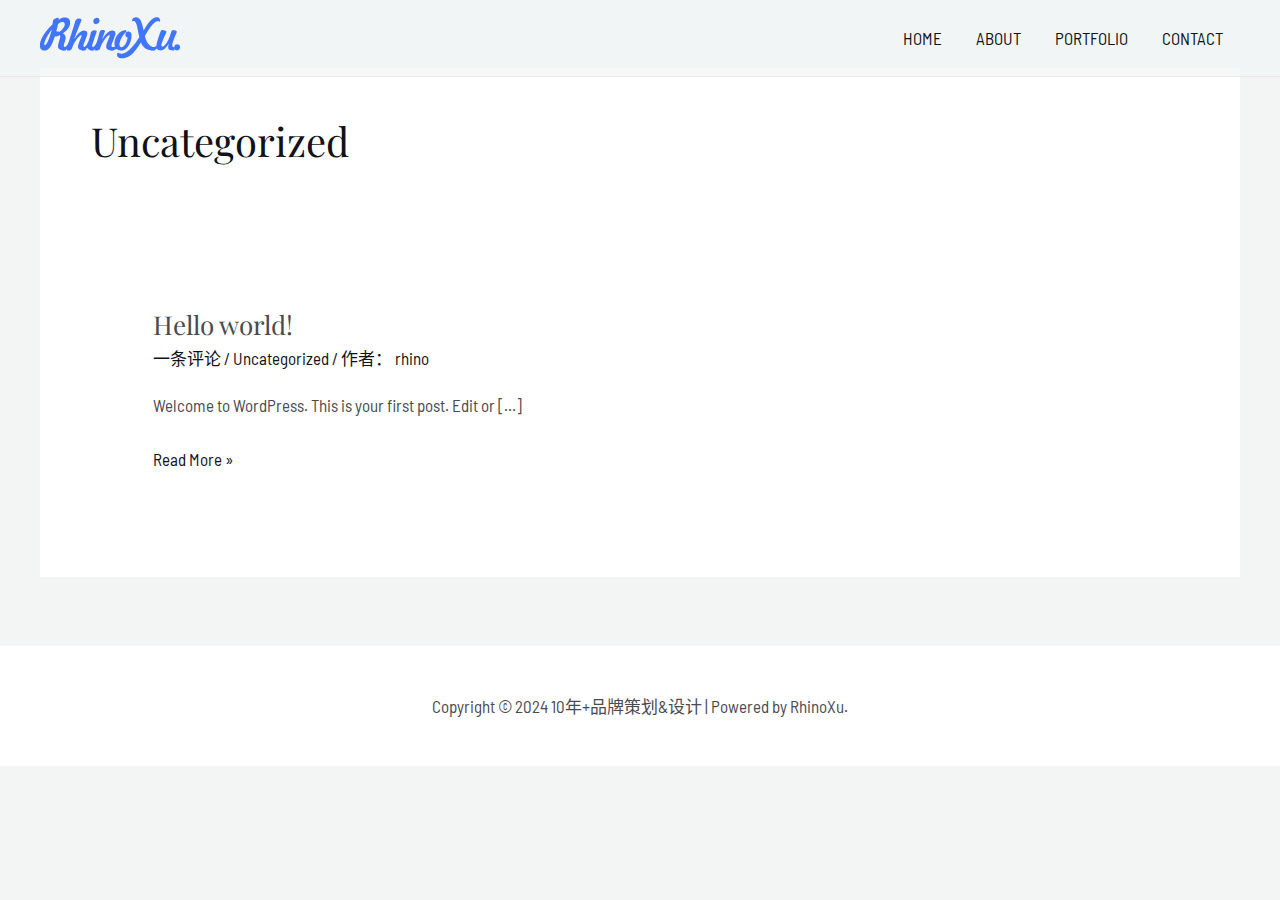
<file: category/uncategorized/index.html>
<!DOCTYPE html>
<html lang="zh-CN">
<head>
<meta charset="UTF-8">
<meta name="viewport" content="width=device-width, initial-scale=1">
	 <link rel="profile" href="https://gmpg.org/xfn/11"> 
	 <title>Uncategorized &#8211; 10年+品牌策划&amp;设计</title>
<meta name="robots" content="max-image-preview:large">
<link rel="dns-prefetch" href="//fonts.googleapis.com">
<link rel="alternate" type="application/rss+xml" title="10年+品牌策划&amp;设计 &raquo; Feed" href="./../../feed/index.html">
<link rel="alternate" type="application/rss+xml" title="10年+品牌策划&amp;设计 &raquo; 评论Feed" href="./../../comments/feed/index.html">
<link rel="alternate" type="application/rss+xml" title="10年+品牌策划&amp;设计 &raquo; Uncategorized分类Feed" href="./feed/index.html">
<script>
window._wpemojiSettings = {"baseUrl":"https:\/\/s.w.org\/images\/core\/emoji\/15.0.3\/72x72\/","ext":".png","svgUrl":"https:\/\/s.w.org\/images\/core\/emoji\/15.0.3\/svg\/","svgExt":".svg","source":{"concatemoji":".\/\/wp-includes\/js\/wp-emoji-release.min.js?ver=6.5-beta3-57756"}};
/*! This file is auto-generated */
!function(i,n){var o,s,e;function c(e){try{var t={supportTests:e,timestamp:(new Date).valueOf()};sessionStorage.setItem(o,JSON.stringify(t))}catch(e){}}function p(e,t,n){e.clearRect(0,0,e.canvas.width,e.canvas.height),e.fillText(t,0,0);var t=new Uint32Array(e.getImageData(0,0,e.canvas.width,e.canvas.height).data),r=(e.clearRect(0,0,e.canvas.width,e.canvas.height),e.fillText(n,0,0),new Uint32Array(e.getImageData(0,0,e.canvas.width,e.canvas.height).data));return t.every(function(e,t){return e===r[t]})}function u(e,t,n){switch(t){case"flag":return n(e,"🏳️‍⚧️","🏳️​⚧️")?!1:!n(e,"🇺🇳","🇺​🇳")&&!n(e,"🏴󠁧󠁢󠁥󠁮󠁧󠁿","🏴​󠁧​󠁢​󠁥​󠁮​󠁧​󠁿");case"emoji":return!n(e,"🐦‍⬛","🐦​⬛")}return!1}function f(e,t,n){var r="undefined"!=typeof WorkerGlobalScope&&self instanceof WorkerGlobalScope?new OffscreenCanvas(300,150):i.createElement("canvas"),a=r.getContext("2d",{willReadFrequently:!0}),o=(a.textBaseline="top",a.font="600 32px Arial",{});return e.forEach(function(e){o[e]=t(a,e,n)}),o}function t(e){var t=i.createElement("script");t.src=e,t.defer=!0,i.head.appendChild(t)}"undefined"!=typeof Promise&&(o="wpEmojiSettingsSupports",s=["flag","emoji"],n.supports={everything:!0,everythingExceptFlag:!0},e=new Promise(function(e){i.addEventListener("DOMContentLoaded",e,{once:!0})}),new Promise(function(t){var n=function(){try{var e=JSON.parse(sessionStorage.getItem(o));if("object"==typeof e&&"number"==typeof e.timestamp&&(new Date).valueOf()<e.timestamp+604800&&"object"==typeof e.supportTests)return e.supportTests}catch(e){}return null}();if(!n){if("undefined"!=typeof Worker&&"undefined"!=typeof OffscreenCanvas&&"undefined"!=typeof URL&&URL.createObjectURL&&"undefined"!=typeof Blob)try{var e="postMessage("+f.toString()+"("+[JSON.stringify(s),u.toString(),p.toString()].join(",")+"));",r=new Blob([e],{type:"text/javascript"}),a=new Worker(URL.createObjectURL(r),{name:"wpTestEmojiSupports"});return void(a.onmessage=function(e){c(n=e.data),a.terminate(),t(n)})}catch(e){}c(n=f(s,u,p))}t(n)}).then(function(e){for(var t in e)n.supports[t]=e[t],n.supports.everything=n.supports.everything&&n.supports[t],"flag"!==t&&(n.supports.everythingExceptFlag=n.supports.everythingExceptFlag&&n.supports[t]);n.supports.everythingExceptFlag=n.supports.everythingExceptFlag&&!n.supports.flag,n.DOMReady=!1,n.readyCallback=function(){n.DOMReady=!0}}).then(function(){return e}).then(function(){var e;n.supports.everything||(n.readyCallback(),(e=n.source||{}).concatemoji?t(e.concatemoji):e.wpemoji&&e.twemoji&&(t(e.twemoji),t(e.wpemoji)))}))}((window,document),window._wpemojiSettings);
</script>
<link rel="stylesheet" id="astra-theme-css-css" href="./../../wp-content/themes/astra/assets/css/minified/main.min.css?ver=4.6.5" media="all">
<style id="astra-theme-css-inline-css">:root{--ast-container-default-xlg-padding:6.67em;--ast-container-default-lg-padding:5.67em;--ast-container-default-slg-padding:4.34em;--ast-container-default-md-padding:3.34em;--ast-container-default-sm-padding:6.67em;--ast-container-default-xs-padding:2.4em;--ast-container-default-xxs-padding:1.4em;--ast-code-block-background:#EEEEEE;--ast-comment-inputs-background:#FAFAFA;--ast-normal-container-width:1200px;--ast-narrow-container-width:750px;--ast-blog-title-font-weight:normal;--ast-blog-meta-weight:inherit;}html{font-size:106.25%;}a,.page-title{color:var(--ast-global-color-2);}a:hover,a:focus{color:var(--ast-global-color-1);}body,button,input,select,textarea,.ast-button,.ast-custom-button{font-family:'Barlow Semi Condensed',sans-serif;font-weight:400;font-size:17px;font-size:1rem;line-height:var(--ast-body-line-height,1.65em);}blockquote{color:var(--ast-global-color-3);}h1,.entry-content h1,h2,.entry-content h2,h3,.entry-content h3,h4,.entry-content h4,h5,.entry-content h5,h6,.entry-content h6,.site-title,.site-title a{font-family:'Playfair Display',serif;font-weight:800;}.site-title{font-size:35px;font-size:2.0588235294118rem;display:none;}.site-header .site-description{font-size:15px;font-size:0.88235294117647rem;display:none;}.entry-title{font-size:26px;font-size:1.5294117647059rem;}.archive .ast-article-post .ast-article-inner,.blog .ast-article-post .ast-article-inner,.archive .ast-article-post .ast-article-inner:hover,.blog .ast-article-post .ast-article-inner:hover{overflow:hidden;}h1,.entry-content h1{font-size:83px;font-size:4.8823529411765rem;font-weight:800;font-family:'Playfair Display',serif;line-height:1.1em;}h2,.entry-content h2{font-size:50px;font-size:2.9411764705882rem;font-weight:800;font-family:'Playfair Display',serif;line-height:1.1em;}h3,.entry-content h3{font-size:35px;font-size:2.0588235294118rem;font-weight:800;font-family:'Playfair Display',serif;line-height:1.2em;}h4,.entry-content h4{font-size:22px;font-size:1.2941176470588rem;line-height:1.2em;font-weight:500;font-family:'Barlow Semi Condensed',sans-serif;}h5,.entry-content h5{font-size:20px;font-size:1.1764705882353rem;line-height:1.2em;font-weight:500;font-family:'Barlow Semi Condensed',sans-serif;}h6,.entry-content h6{font-size:17px;font-size:1rem;line-height:1.25em;font-weight:500;font-family:'Barlow Semi Condensed',sans-serif;}::selection{background-color:var(--ast-global-color-0);color:#ffffff;}body,h1,.entry-title a,.entry-content h1,h2,.entry-content h2,h3,.entry-content h3,h4,.entry-content h4,h5,.entry-content h5,h6,.entry-content h6{color:var(--ast-global-color-3);}.tagcloud a:hover,.tagcloud a:focus,.tagcloud a.current-item{color:#ffffff;border-color:var(--ast-global-color-2);background-color:var(--ast-global-color-2);}input:focus,input[type="text"]:focus,input[type="email"]:focus,input[type="url"]:focus,input[type="password"]:focus,input[type="reset"]:focus,input[type="search"]:focus,textarea:focus{border-color:var(--ast-global-color-2);}input[type="radio"]:checked,input[type=reset],input[type="checkbox"]:checked,input[type="checkbox"]:hover:checked,input[type="checkbox"]:focus:checked,input[type=range]::-webkit-slider-thumb{border-color:var(--ast-global-color-2);background-color:var(--ast-global-color-2);box-shadow:none;}.site-footer a:hover + .post-count,.site-footer a:focus + .post-count{background:var(--ast-global-color-2);border-color:var(--ast-global-color-2);}.single .nav-links .nav-previous,.single .nav-links .nav-next{color:var(--ast-global-color-2);}.entry-meta,.entry-meta *{line-height:1.45;color:var(--ast-global-color-2);}.entry-meta a:not(.ast-button):hover,.entry-meta a:not(.ast-button):hover *,.entry-meta a:not(.ast-button):focus,.entry-meta a:not(.ast-button):focus *,.page-links > .page-link,.page-links .page-link:hover,.post-navigation a:hover{color:var(--ast-global-color-1);}#cat option,.secondary .calendar_wrap thead a,.secondary .calendar_wrap thead a:visited{color:var(--ast-global-color-2);}.secondary .calendar_wrap #today,.ast-progress-val span{background:var(--ast-global-color-2);}.secondary a:hover + .post-count,.secondary a:focus + .post-count{background:var(--ast-global-color-2);border-color:var(--ast-global-color-2);}.calendar_wrap #today > a{color:#ffffff;}.page-links .page-link,.single .post-navigation a{color:var(--ast-global-color-2);}.ast-search-menu-icon .search-form button.search-submit{padding:0 4px;}.ast-search-menu-icon form.search-form{padding-right:0;}.ast-search-menu-icon.slide-search input.search-field{width:0;}.ast-header-search .ast-search-menu-icon.ast-dropdown-active .search-form,.ast-header-search .ast-search-menu-icon.ast-dropdown-active .search-field:focus{transition:all 0.2s;}.search-form input.search-field:focus{outline:none;}.wp-block-latest-posts > li > a{color:var(--ast-global-color-2);}.widget-title,.widget .wp-block-heading{font-size:24px;font-size:1.4117647058824rem;color:var(--ast-global-color-3);}.single .ast-author-details .author-title{color:var(--ast-global-color-1);}.ast-search-menu-icon.slide-search a:focus-visible:focus-visible,.astra-search-icon:focus-visible,#close:focus-visible,a:focus-visible,.ast-menu-toggle:focus-visible,.site .skip-link:focus-visible,.wp-block-loginout input:focus-visible,.wp-block-search.wp-block-search__button-inside .wp-block-search__inside-wrapper,.ast-header-navigation-arrow:focus-visible,.woocommerce .wc-proceed-to-checkout > .checkout-button:focus-visible,.woocommerce .woocommerce-MyAccount-navigation ul li a:focus-visible,.ast-orders-table__row .ast-orders-table__cell:focus-visible,.woocommerce .woocommerce-order-details .order-again > .button:focus-visible,.woocommerce .woocommerce-message a.button.wc-forward:focus-visible,.woocommerce #minus_qty:focus-visible,.woocommerce #plus_qty:focus-visible,a#ast-apply-coupon:focus-visible,.woocommerce .woocommerce-info a:focus-visible,.woocommerce .astra-shop-summary-wrap a:focus-visible,.woocommerce a.wc-forward:focus-visible,#ast-apply-coupon:focus-visible,.woocommerce-js .woocommerce-mini-cart-item a.remove:focus-visible,#close:focus-visible,.button.search-submit:focus-visible,#search_submit:focus,.normal-search:focus-visible{outline-style:dotted;outline-color:inherit;outline-width:thin;}input:focus,input[type="text"]:focus,input[type="email"]:focus,input[type="url"]:focus,input[type="password"]:focus,input[type="reset"]:focus,input[type="search"]:focus,input[type="number"]:focus,textarea:focus,.wp-block-search__input:focus,[data-section="section-header-mobile-trigger"] .ast-button-wrap .ast-mobile-menu-trigger-minimal:focus,.ast-mobile-popup-drawer.active .menu-toggle-close:focus,.woocommerce-ordering select.orderby:focus,#ast-scroll-top:focus,#coupon_code:focus,.woocommerce-page #comment:focus,.woocommerce #reviews #respond input#submit:focus,.woocommerce a.add_to_cart_button:focus,.woocommerce .button.single_add_to_cart_button:focus,.woocommerce .woocommerce-cart-form button:focus,.woocommerce .woocommerce-cart-form__cart-item .quantity .qty:focus,.woocommerce .woocommerce-billing-fields .woocommerce-billing-fields__field-wrapper .woocommerce-input-wrapper > .input-text:focus,.woocommerce #order_comments:focus,.woocommerce #place_order:focus,.woocommerce .woocommerce-address-fields .woocommerce-address-fields__field-wrapper .woocommerce-input-wrapper > .input-text:focus,.woocommerce .woocommerce-MyAccount-content form button:focus,.woocommerce .woocommerce-MyAccount-content .woocommerce-EditAccountForm .woocommerce-form-row .woocommerce-Input.input-text:focus,.woocommerce .ast-woocommerce-container .woocommerce-pagination ul.page-numbers li a:focus,body #content .woocommerce form .form-row .select2-container--default .select2-selection--single:focus,#ast-coupon-code:focus,.woocommerce.woocommerce-js .quantity input[type=number]:focus,.woocommerce-js .woocommerce-mini-cart-item .quantity input[type=number]:focus,.woocommerce p#ast-coupon-trigger:focus{border-style:dotted;border-color:inherit;border-width:thin;}input{outline:none;}.site-logo-img img{ transition:all 0.2s linear;}.site-logo-img .transparent-custom-logo img,.ast-theme-transparent-header .site-logo-img img{filter:url(#ast-img-color-filter-2);}body .ast-oembed-container *{position:absolute;top:0;width:100%;height:100%;left:0;}body .wp-block-embed-pocket-casts .ast-oembed-container *{position:unset;}.ast-single-post-featured-section + article {margin-top: 2em;}.site-content .ast-single-post-featured-section img {width: 100%;overflow: hidden;object-fit: cover;}.site > .ast-single-related-posts-container {margin-top: 0;}@media (min-width: 922px) {.ast-desktop .ast-container--narrow {max-width: var(--ast-narrow-container-width);margin: 0 auto;}}@media (max-width:921px){#ast-desktop-header{display:none;}}@media (min-width:922px){#ast-mobile-header{display:none;}}.wp-block-buttons.aligncenter{justify-content:center;}.wp-block-button.is-style-outline .wp-block-button__link{border-color:rgba(0,0,0,0);border-top-width:0;border-right-width:0;border-bottom-width:0;border-left-width:0;}div.wp-block-button.is-style-outline > .wp-block-button__link:not(.has-text-color),div.wp-block-button.wp-block-button__link.is-style-outline:not(.has-text-color){color:rgba(0,0,0,0);}.wp-block-button.is-style-outline .wp-block-button__link:hover,.wp-block-buttons .wp-block-button.is-style-outline .wp-block-button__link:focus,.wp-block-buttons .wp-block-button.is-style-outline > .wp-block-button__link:not(.has-text-color):hover,.wp-block-buttons .wp-block-button.wp-block-button__link.is-style-outline:not(.has-text-color):hover{color:var(--ast-global-color-2);background-color:rgba(0,0,0,0);border-color:rgba(0,0,0,0);}.post-page-numbers.current .page-link,.ast-pagination .page-numbers.current{color:#ffffff;border-color:var(--ast-global-color-0);background-color:var(--ast-global-color-0);}.wp-block-buttons .wp-block-button.is-style-outline .wp-block-button__link.wp-element-button,.ast-outline-button,.wp-block-uagb-buttons-child .uagb-buttons-repeater.ast-outline-button{border-color:rgba(0,0,0,0);border-top-width:2px;border-right-width:2px;border-bottom-width:2px;border-left-width:2px;font-family:inherit;font-weight:inherit;font-size:16px;font-size:0.94117647058824rem;line-height:1em;}.wp-block-buttons .wp-block-button.is-style-outline > .wp-block-button__link:not(.has-text-color),.wp-block-buttons .wp-block-button.wp-block-button__link.is-style-outline:not(.has-text-color),.ast-outline-button{color:rgba(0,0,0,0);}.wp-block-button.is-style-outline .wp-block-button__link:hover,.wp-block-buttons .wp-block-button.is-style-outline .wp-block-button__link:focus,.wp-block-buttons .wp-block-button.is-style-outline > .wp-block-button__link:not(.has-text-color):hover,.wp-block-buttons .wp-block-button.wp-block-button__link.is-style-outline:not(.has-text-color):hover,.ast-outline-button:hover,.ast-outline-button:focus,.wp-block-uagb-buttons-child .uagb-buttons-repeater.ast-outline-button:hover,.wp-block-uagb-buttons-child .uagb-buttons-repeater.ast-outline-button:focus{color:var(--ast-global-color-2);background-color:rgba(0,0,0,0);border-color:rgba(0,0,0,0);}.wp-block-button .wp-block-button__link.wp-element-button.is-style-outline:not(.has-background),.wp-block-button.is-style-outline>.wp-block-button__link.wp-element-button:not(.has-background),.ast-outline-button{background-color:rgba(0,0,0,0);}.entry-content[ast-blocks-layout] > figure{margin-bottom:1em;}@media (max-width:921px){.ast-separate-container #primary,.ast-separate-container #secondary{padding:1.5em 0;}#primary,#secondary{padding:1.5em 0;margin:0;}.ast-left-sidebar #content > .ast-container{display:flex;flex-direction:column-reverse;width:100%;}.ast-separate-container .ast-article-post,.ast-separate-container .ast-article-single{padding:1.5em 2.14em;}.ast-author-box img.avatar{margin:20px 0 0 0;}}@media (min-width:922px){.ast-separate-container.ast-right-sidebar #primary,.ast-separate-container.ast-left-sidebar #primary{border:0;}.search-no-results.ast-separate-container #primary{margin-bottom:4em;}}.elementor-button-wrapper .elementor-button{border-style:solid;text-decoration:none;border-top-width:0;border-right-width:0;border-left-width:0;border-bottom-width:0;}body .elementor-button.elementor-size-sm,body .elementor-button.elementor-size-xs,body .elementor-button.elementor-size-md,body .elementor-button.elementor-size-lg,body .elementor-button.elementor-size-xl,body .elementor-button{border-top-left-radius:30px;border-top-right-radius:30px;border-bottom-right-radius:30px;border-bottom-left-radius:30px;padding-top:10px;padding-right:20px;padding-bottom:10px;padding-left:20px;}.elementor-button-wrapper .elementor-button{border-color:rgba(0,0,0,0);background-color:rgba(0,0,0,0);}.elementor-button-wrapper .elementor-button:hover,.elementor-button-wrapper .elementor-button:focus{color:var(--ast-global-color-2);background-color:rgba(0,0,0,0);border-color:rgba(0,0,0,0);}.wp-block-button .wp-block-button__link ,.elementor-button-wrapper .elementor-button,.elementor-button-wrapper .elementor-button:visited{color:var(--ast-global-color-0);}.elementor-button-wrapper .elementor-button{font-size:16px;font-size:0.94117647058824rem;line-height:1em;text-transform:uppercase;letter-spacing:2px;}body .elementor-button.elementor-size-sm,body .elementor-button.elementor-size-xs,body .elementor-button.elementor-size-md,body .elementor-button.elementor-size-lg,body .elementor-button.elementor-size-xl,body .elementor-button{font-size:16px;font-size:0.94117647058824rem;}.wp-block-button .wp-block-button__link:hover,.wp-block-button .wp-block-button__link:focus{color:var(--ast-global-color-2);background-color:rgba(0,0,0,0);border-color:rgba(0,0,0,0);}.elementor-widget-heading h1.elementor-heading-title{line-height:1.1em;}.elementor-widget-heading h2.elementor-heading-title{line-height:1.1em;}.elementor-widget-heading h3.elementor-heading-title{line-height:1.2em;}.elementor-widget-heading h4.elementor-heading-title{line-height:1.2em;}.elementor-widget-heading h5.elementor-heading-title{line-height:1.2em;}.elementor-widget-heading h6.elementor-heading-title{line-height:1.25em;}.wp-block-button .wp-block-button__link,.wp-block-search .wp-block-search__button,body .wp-block-file .wp-block-file__button{border-top-width:0;border-right-width:0;border-left-width:0;border-bottom-width:0;border-color:rgba(0,0,0,0);background-color:rgba(0,0,0,0);color:var(--ast-global-color-0);font-family:inherit;font-weight:inherit;line-height:1em;text-transform:uppercase;letter-spacing:2px;font-size:16px;font-size:0.94117647058824rem;border-top-left-radius:30px;border-top-right-radius:30px;border-bottom-right-radius:30px;border-bottom-left-radius:30px;padding-top:10px;padding-right:20px;padding-bottom:10px;padding-left:20px;}.menu-toggle,button,.ast-button,.ast-custom-button,.button,input#submit,input[type="button"],input[type="submit"],input[type="reset"],form[CLASS*="wp-block-search__"].wp-block-search .wp-block-search__inside-wrapper .wp-block-search__button,body .wp-block-file .wp-block-file__button,.woocommerce-js a.button,.woocommerce button.button,.woocommerce .woocommerce-message a.button,.woocommerce #respond input#submit.alt,.woocommerce input.button.alt,.woocommerce input.button,.woocommerce input.button:disabled,.woocommerce input.button:disabled[disabled],.woocommerce input.button:disabled:hover,.woocommerce input.button:disabled[disabled]:hover,.woocommerce #respond input#submit,.woocommerce button.button.alt.disabled,.wc-block-grid__products .wc-block-grid__product .wp-block-button__link,.wc-block-grid__product-onsale,[CLASS*="wc-block"] button,.woocommerce-js .astra-cart-drawer .astra-cart-drawer-content .woocommerce-mini-cart__buttons .button:not(.checkout):not(.ast-continue-shopping),.woocommerce-js .astra-cart-drawer .astra-cart-drawer-content .woocommerce-mini-cart__buttons a.checkout,.woocommerce button.button.alt.disabled.wc-variation-selection-needed,[CLASS*="wc-block"] .wc-block-components-button{border-style:solid;border-top-width:0;border-right-width:0;border-left-width:0;border-bottom-width:0;color:var(--ast-global-color-0);border-color:rgba(0,0,0,0);background-color:rgba(0,0,0,0);padding-top:10px;padding-right:20px;padding-bottom:10px;padding-left:20px;font-family:inherit;font-weight:inherit;font-size:16px;font-size:0.94117647058824rem;line-height:1em;text-transform:uppercase;letter-spacing:2px;border-top-left-radius:30px;border-top-right-radius:30px;border-bottom-right-radius:30px;border-bottom-left-radius:30px;}button:focus,.menu-toggle:hover,button:hover,.ast-button:hover,.ast-custom-button:hover .button:hover,.ast-custom-button:hover ,input[type=reset]:hover,input[type=reset]:focus,input#submit:hover,input#submit:focus,input[type="button"]:hover,input[type="button"]:focus,input[type="submit"]:hover,input[type="submit"]:focus,form[CLASS*="wp-block-search__"].wp-block-search .wp-block-search__inside-wrapper .wp-block-search__button:hover,form[CLASS*="wp-block-search__"].wp-block-search .wp-block-search__inside-wrapper .wp-block-search__button:focus,body .wp-block-file .wp-block-file__button:hover,body .wp-block-file .wp-block-file__button:focus,.woocommerce-js a.button:hover,.woocommerce button.button:hover,.woocommerce .woocommerce-message a.button:hover,.woocommerce #respond input#submit:hover,.woocommerce #respond input#submit.alt:hover,.woocommerce input.button.alt:hover,.woocommerce input.button:hover,.woocommerce button.button.alt.disabled:hover,.wc-block-grid__products .wc-block-grid__product .wp-block-button__link:hover,[CLASS*="wc-block"] button:hover,.woocommerce-js .astra-cart-drawer .astra-cart-drawer-content .woocommerce-mini-cart__buttons .button:not(.checkout):not(.ast-continue-shopping):hover,.woocommerce-js .astra-cart-drawer .astra-cart-drawer-content .woocommerce-mini-cart__buttons a.checkout:hover,.woocommerce button.button.alt.disabled.wc-variation-selection-needed:hover,[CLASS*="wc-block"] .wc-block-components-button:hover,[CLASS*="wc-block"] .wc-block-components-button:focus{color:var(--ast-global-color-2);background-color:rgba(0,0,0,0);border-color:rgba(0,0,0,0);}@media (max-width:921px){.ast-mobile-header-stack .main-header-bar .ast-search-menu-icon{display:inline-block;}.ast-header-break-point.ast-header-custom-item-outside .ast-mobile-header-stack .main-header-bar .ast-search-icon{margin:0;}.ast-comment-avatar-wrap img{max-width:2.5em;}.ast-comment-meta{padding:0 1.8888em 1.3333em;}.ast-separate-container .ast-comment-list li.depth-1{padding:1.5em 2.14em;}.ast-separate-container .comment-respond{padding:2em 2.14em;}}@media (min-width:544px){.ast-container{max-width:100%;}}@media (max-width:544px){.ast-separate-container .ast-article-post,.ast-separate-container .ast-article-single,.ast-separate-container .comments-title,.ast-separate-container .ast-archive-description{padding:1.5em 1em;}.ast-separate-container #content .ast-container{padding-left:0.54em;padding-right:0.54em;}.ast-separate-container .ast-comment-list .bypostauthor{padding:.5em;}.ast-search-menu-icon.ast-dropdown-active .search-field{width:170px;}}body,.ast-separate-container{background-color:var(--ast-global-color-4);;background-image:none;;}@media (max-width:921px){.site-title{display:none;}.site-header .site-description{display:none;}h1,.entry-content h1{font-size:60px;}h2,.entry-content h2{font-size:43px;}h3,.entry-content h3{font-size:30px;}}@media (max-width:544px){.site-title{display:none;}.site-header .site-description{display:none;}h1,.entry-content h1{font-size:45px;}h2,.entry-content h2{font-size:35px;}h3,.entry-content h3{font-size:20px;}header .custom-logo-link img,.ast-header-break-point .site-branding img,.ast-header-break-point .custom-logo-link img{max-width:75px;}.astra-logo-svg{width:75px;}.ast-header-break-point .site-logo-img .custom-mobile-logo-link img{max-width:75px;}}@media (max-width:921px){html{font-size:96.9%;}}@media (max-width:544px){html{font-size:96.9%;}}@media (min-width:922px){.ast-container{max-width:1240px;}}@media (min-width:922px){.site-content .ast-container{display:flex;}}@media (max-width:921px){.site-content .ast-container{flex-direction:column;}}.ast-blog-layout-6-grid .ast-blog-featured-section:before {content: "";}.cat-links.badge a,.tags-links.badge a {padding: 4px 8px;border-radius: 3px;font-weight: 400;}.cat-links.underline a,.tags-links.underline a{text-decoration: underline;}@media (min-width:922px){.main-header-menu .sub-menu .menu-item.ast-left-align-sub-menu:hover > .sub-menu,.main-header-menu .sub-menu .menu-item.ast-left-align-sub-menu.focus > .sub-menu{margin-left:-0px;}}.ast-theme-transparent-header [data-section="section-header-mobile-trigger"] .ast-button-wrap .mobile-menu-toggle-icon .ast-mobile-svg{fill:var(--ast-global-color-2);}.ast-theme-transparent-header [data-section="section-header-mobile-trigger"] .ast-button-wrap .mobile-menu-wrap .mobile-menu{color:var(--ast-global-color-2);}.ast-theme-transparent-header [data-section="section-header-mobile-trigger"] .ast-button-wrap .ast-mobile-menu-trigger-minimal{background:transparent;}.site .comments-area{padding-bottom:3em;}.wp-block-file {display: flex;align-items: center;flex-wrap: wrap;justify-content: space-between;}.wp-block-pullquote {border: none;}.wp-block-pullquote blockquote::before {content: "\201D";font-family: "Helvetica",sans-serif;display: flex;transform: rotate( 180deg );font-size: 6rem;font-style: normal;line-height: 1;font-weight: bold;align-items: center;justify-content: center;}.has-text-align-right > blockquote::before {justify-content: flex-start;}.has-text-align-left > blockquote::before {justify-content: flex-end;}figure.wp-block-pullquote.is-style-solid-color blockquote {max-width: 100%;text-align: inherit;}html body {--wp--custom--ast-default-block-top-padding: 3em;--wp--custom--ast-default-block-right-padding: 3em;--wp--custom--ast-default-block-bottom-padding: 3em;--wp--custom--ast-default-block-left-padding: 3em;--wp--custom--ast-container-width: 1200px;--wp--custom--ast-content-width-size: 1200px;--wp--custom--ast-wide-width-size: calc(1200px + var(--wp--custom--ast-default-block-left-padding) + var(--wp--custom--ast-default-block-right-padding));}.ast-narrow-container {--wp--custom--ast-content-width-size: 750px;--wp--custom--ast-wide-width-size: 750px;}@media(max-width: 921px) {html body {--wp--custom--ast-default-block-top-padding: 3em;--wp--custom--ast-default-block-right-padding: 2em;--wp--custom--ast-default-block-bottom-padding: 3em;--wp--custom--ast-default-block-left-padding: 2em;}}@media(max-width: 544px) {html body {--wp--custom--ast-default-block-top-padding: 3em;--wp--custom--ast-default-block-right-padding: 1.5em;--wp--custom--ast-default-block-bottom-padding: 3em;--wp--custom--ast-default-block-left-padding: 1.5em;}}.entry-content > .wp-block-group,.entry-content > .wp-block-cover,.entry-content > .wp-block-columns {padding-top: var(--wp--custom--ast-default-block-top-padding);padding-right: var(--wp--custom--ast-default-block-right-padding);padding-bottom: var(--wp--custom--ast-default-block-bottom-padding);padding-left: var(--wp--custom--ast-default-block-left-padding);}.ast-plain-container.ast-no-sidebar .entry-content > .alignfull,.ast-page-builder-template .ast-no-sidebar .entry-content > .alignfull {margin-left: calc( -50vw + 50%);margin-right: calc( -50vw + 50%);max-width: 100vw;width: 100vw;}.ast-plain-container.ast-no-sidebar .entry-content .alignfull .alignfull,.ast-page-builder-template.ast-no-sidebar .entry-content .alignfull .alignfull,.ast-plain-container.ast-no-sidebar .entry-content .alignfull .alignwide,.ast-page-builder-template.ast-no-sidebar .entry-content .alignfull .alignwide,.ast-plain-container.ast-no-sidebar .entry-content .alignwide .alignfull,.ast-page-builder-template.ast-no-sidebar .entry-content .alignwide .alignfull,.ast-plain-container.ast-no-sidebar .entry-content .alignwide .alignwide,.ast-page-builder-template.ast-no-sidebar .entry-content .alignwide .alignwide,.ast-plain-container.ast-no-sidebar .entry-content .wp-block-column .alignfull,.ast-page-builder-template.ast-no-sidebar .entry-content .wp-block-column .alignfull,.ast-plain-container.ast-no-sidebar .entry-content .wp-block-column .alignwide,.ast-page-builder-template.ast-no-sidebar .entry-content .wp-block-column .alignwide {margin-left: auto;margin-right: auto;width: 100%;}[ast-blocks-layout] .wp-block-separator:not(.is-style-dots) {height: 0;}[ast-blocks-layout] .wp-block-separator {margin: 20px auto;}[ast-blocks-layout] .wp-block-separator:not(.is-style-wide):not(.is-style-dots) {max-width: 100px;}[ast-blocks-layout] .wp-block-separator.has-background {padding: 0;}.entry-content[ast-blocks-layout] > * {max-width: var(--wp--custom--ast-content-width-size);margin-left: auto;margin-right: auto;}.entry-content[ast-blocks-layout] > .alignwide {max-width: var(--wp--custom--ast-wide-width-size);}.entry-content[ast-blocks-layout] .alignfull {max-width: none;}.entry-content .wp-block-columns {margin-bottom: 0;}blockquote {margin: 1.5em;border-color: rgba(0,0,0,0.05);}.wp-block-quote:not(.has-text-align-right):not(.has-text-align-center) {border-left: 5px solid rgba(0,0,0,0.05);}.has-text-align-right > blockquote,blockquote.has-text-align-right {border-right: 5px solid rgba(0,0,0,0.05);}.has-text-align-left > blockquote,blockquote.has-text-align-left {border-left: 5px solid rgba(0,0,0,0.05);}.wp-block-site-tagline,.wp-block-latest-posts .read-more {margin-top: 15px;}.wp-block-loginout p label {display: block;}.wp-block-loginout p:not(.login-remember):not(.login-submit) input {width: 100%;}.wp-block-loginout input:focus {border-color: transparent;}.wp-block-loginout input:focus {outline: thin dotted;}.entry-content .wp-block-media-text .wp-block-media-text__content {padding: 0 0 0 8%;}.entry-content .wp-block-media-text.has-media-on-the-right .wp-block-media-text__content {padding: 0 8% 0 0;}.entry-content .wp-block-media-text.has-background .wp-block-media-text__content {padding: 8%;}.entry-content .wp-block-cover:not([class*="background-color"]) .wp-block-cover__inner-container,.entry-content .wp-block-cover:not([class*="background-color"]) .wp-block-cover-image-text,.entry-content .wp-block-cover:not([class*="background-color"]) .wp-block-cover-text,.entry-content .wp-block-cover-image:not([class*="background-color"]) .wp-block-cover__inner-container,.entry-content .wp-block-cover-image:not([class*="background-color"]) .wp-block-cover-image-text,.entry-content .wp-block-cover-image:not([class*="background-color"]) .wp-block-cover-text {color: var(--ast-global-color-5);}.wp-block-loginout .login-remember input {width: 1.1rem;height: 1.1rem;margin: 0 5px 4px 0;vertical-align: middle;}.wp-block-latest-posts > li > *:first-child,.wp-block-latest-posts:not(.is-grid) > li:first-child {margin-top: 0;}.wp-block-search__inside-wrapper .wp-block-search__input {padding: 0 10px;color: var(--ast-global-color-3);background: var(--ast-global-color-5);border-color: var(--ast-border-color);}.wp-block-latest-posts .read-more {margin-bottom: 1.5em;}.wp-block-search__no-button .wp-block-search__inside-wrapper .wp-block-search__input {padding-top: 5px;padding-bottom: 5px;}.wp-block-latest-posts .wp-block-latest-posts__post-date,.wp-block-latest-posts .wp-block-latest-posts__post-author {font-size: 1rem;}.wp-block-latest-posts > li > *,.wp-block-latest-posts:not(.is-grid) > li {margin-top: 12px;margin-bottom: 12px;}.ast-page-builder-template .entry-content[ast-blocks-layout] > *,.ast-page-builder-template .entry-content[ast-blocks-layout] > .alignfull > * {max-width: none;}.ast-page-builder-template .entry-content[ast-blocks-layout] > .alignwide > * {max-width: var(--wp--custom--ast-wide-width-size);}.ast-page-builder-template .entry-content[ast-blocks-layout] > .inherit-container-width > *,.ast-page-builder-template .entry-content[ast-blocks-layout] > * > *,.entry-content[ast-blocks-layout] > .wp-block-cover .wp-block-cover__inner-container {max-width: var(--wp--custom--ast-content-width-size);margin-left: auto;margin-right: auto;}.entry-content[ast-blocks-layout] .wp-block-cover:not(.alignleft):not(.alignright) {width: auto;}@media(max-width: 1200px) {.ast-separate-container .entry-content > .alignfull,.ast-separate-container .entry-content[ast-blocks-layout] > .alignwide,.ast-plain-container .entry-content[ast-blocks-layout] > .alignwide,.ast-plain-container .entry-content .alignfull {margin-left: calc(-1 * min(var(--ast-container-default-xlg-padding),20px)) ;margin-right: calc(-1 * min(var(--ast-container-default-xlg-padding),20px));}}@media(min-width: 1201px) {.ast-separate-container .entry-content > .alignfull {margin-left: calc(-1 * var(--ast-container-default-xlg-padding) );margin-right: calc(-1 * var(--ast-container-default-xlg-padding) );}.ast-separate-container .entry-content[ast-blocks-layout] > .alignwide,.ast-plain-container .entry-content[ast-blocks-layout] > .alignwide {margin-left: calc(-1 * var(--wp--custom--ast-default-block-left-padding) );margin-right: calc(-1 * var(--wp--custom--ast-default-block-right-padding) );}}@media(min-width: 921px) {.ast-separate-container .entry-content .wp-block-group.alignwide:not(.inherit-container-width) > :where(:not(.alignleft):not(.alignright)),.ast-plain-container .entry-content .wp-block-group.alignwide:not(.inherit-container-width) > :where(:not(.alignleft):not(.alignright)) {max-width: calc( var(--wp--custom--ast-content-width-size) + 80px );}.ast-plain-container.ast-right-sidebar .entry-content[ast-blocks-layout] .alignfull,.ast-plain-container.ast-left-sidebar .entry-content[ast-blocks-layout] .alignfull {margin-left: -60px;margin-right: -60px;}}@media(min-width: 544px) {.entry-content > .alignleft {margin-right: 20px;}.entry-content > .alignright {margin-left: 20px;}}@media (max-width:544px){.wp-block-columns .wp-block-column:not(:last-child){margin-bottom:20px;}.wp-block-latest-posts{margin:0;}}@media( max-width: 600px ) {.entry-content .wp-block-media-text .wp-block-media-text__content,.entry-content .wp-block-media-text.has-media-on-the-right .wp-block-media-text__content {padding: 8% 0 0;}.entry-content .wp-block-media-text.has-background .wp-block-media-text__content {padding: 8%;}}.ast-page-builder-template .entry-header {padding-left: 0;}.ast-narrow-container .site-content .wp-block-uagb-image--align-full .wp-block-uagb-image__figure {max-width: 100%;margin-left: auto;margin-right: auto;}:root .has-ast-global-color-0-color{color:var(--ast-global-color-0);}:root .has-ast-global-color-0-background-color{background-color:var(--ast-global-color-0);}:root .wp-block-button .has-ast-global-color-0-color{color:var(--ast-global-color-0);}:root .wp-block-button .has-ast-global-color-0-background-color{background-color:var(--ast-global-color-0);}:root .has-ast-global-color-1-color{color:var(--ast-global-color-1);}:root .has-ast-global-color-1-background-color{background-color:var(--ast-global-color-1);}:root .wp-block-button .has-ast-global-color-1-color{color:var(--ast-global-color-1);}:root .wp-block-button .has-ast-global-color-1-background-color{background-color:var(--ast-global-color-1);}:root .has-ast-global-color-2-color{color:var(--ast-global-color-2);}:root .has-ast-global-color-2-background-color{background-color:var(--ast-global-color-2);}:root .wp-block-button .has-ast-global-color-2-color{color:var(--ast-global-color-2);}:root .wp-block-button .has-ast-global-color-2-background-color{background-color:var(--ast-global-color-2);}:root .has-ast-global-color-3-color{color:var(--ast-global-color-3);}:root .has-ast-global-color-3-background-color{background-color:var(--ast-global-color-3);}:root .wp-block-button .has-ast-global-color-3-color{color:var(--ast-global-color-3);}:root .wp-block-button .has-ast-global-color-3-background-color{background-color:var(--ast-global-color-3);}:root .has-ast-global-color-4-color{color:var(--ast-global-color-4);}:root .has-ast-global-color-4-background-color{background-color:var(--ast-global-color-4);}:root .wp-block-button .has-ast-global-color-4-color{color:var(--ast-global-color-4);}:root .wp-block-button .has-ast-global-color-4-background-color{background-color:var(--ast-global-color-4);}:root .has-ast-global-color-5-color{color:var(--ast-global-color-5);}:root .has-ast-global-color-5-background-color{background-color:var(--ast-global-color-5);}:root .wp-block-button .has-ast-global-color-5-color{color:var(--ast-global-color-5);}:root .wp-block-button .has-ast-global-color-5-background-color{background-color:var(--ast-global-color-5);}:root .has-ast-global-color-6-color{color:var(--ast-global-color-6);}:root .has-ast-global-color-6-background-color{background-color:var(--ast-global-color-6);}:root .wp-block-button .has-ast-global-color-6-color{color:var(--ast-global-color-6);}:root .wp-block-button .has-ast-global-color-6-background-color{background-color:var(--ast-global-color-6);}:root .has-ast-global-color-7-color{color:var(--ast-global-color-7);}:root .has-ast-global-color-7-background-color{background-color:var(--ast-global-color-7);}:root .wp-block-button .has-ast-global-color-7-color{color:var(--ast-global-color-7);}:root .wp-block-button .has-ast-global-color-7-background-color{background-color:var(--ast-global-color-7);}:root .has-ast-global-color-8-color{color:var(--ast-global-color-8);}:root .has-ast-global-color-8-background-color{background-color:var(--ast-global-color-8);}:root .wp-block-button .has-ast-global-color-8-color{color:var(--ast-global-color-8);}:root .wp-block-button .has-ast-global-color-8-background-color{background-color:var(--ast-global-color-8);}:root{--ast-global-color-0:#4175FC;--ast-global-color-1:#084AF3;--ast-global-color-2:#101218;--ast-global-color-3:#494B51;--ast-global-color-4:#F3F5F5;--ast-global-color-5:#FFFFFF;--ast-global-color-6:#000000;--ast-global-color-7:#4B4F58;--ast-global-color-8:#F6F7F8;}:root {--ast-border-color : #dddddd;}.ast-archive-entry-banner {-js-display: flex;display: flex;flex-direction: column;justify-content: center;text-align: center;position: relative;background: #eeeeee;}.ast-archive-entry-banner[data-banner-width-type="custom"] {margin: 0 auto;width: 100%;}.ast-archive-entry-banner[data-banner-layout="layout-1"] {background: inherit;padding: 20px 0;text-align: left;}body.archive .ast-archive-description{max-width:1200px;width:100%;text-align:left;padding-top:3em;padding-right:3em;padding-bottom:3em;padding-left:3em;}body.archive .ast-archive-description .ast-archive-title,body.archive .ast-archive-description .ast-archive-title *{font-size:40px;font-size:2.3529411764706rem;}body.archive .ast-archive-description > *:not(:last-child){margin-bottom:10px;}@media (max-width:921px){body.archive .ast-archive-description{text-align:left;}}@media (max-width:544px){body.archive .ast-archive-description{text-align:left;}}.ast-theme-transparent-header #masthead .site-logo-img .transparent-custom-logo .astra-logo-svg{width:150px;}.ast-theme-transparent-header #masthead .site-logo-img .transparent-custom-logo img{ max-width:150px;}@media (max-width:921px){.ast-theme-transparent-header #masthead .site-logo-img .transparent-custom-logo .astra-logo-svg{width:120px;}.ast-theme-transparent-header #masthead .site-logo-img .transparent-custom-logo img{ max-width:120px;}}@media (max-width:543px){.ast-theme-transparent-header #masthead .site-logo-img .transparent-custom-logo .astra-logo-svg{width:80px;}.ast-theme-transparent-header #masthead .site-logo-img .transparent-custom-logo img{ max-width:80px;}}@media (min-width:921px){.ast-theme-transparent-header #masthead{position:absolute;left:0;right:0;}.ast-theme-transparent-header .main-header-bar,.ast-theme-transparent-header.ast-header-break-point .main-header-bar{background:none;}body.elementor-editor-active.ast-theme-transparent-header #masthead,.fl-builder-edit .ast-theme-transparent-header #masthead,body.vc_editor.ast-theme-transparent-header #masthead,body.brz-ed.ast-theme-transparent-header #masthead{z-index:0;}.ast-header-break-point.ast-replace-site-logo-transparent.ast-theme-transparent-header .custom-mobile-logo-link{display:none;}.ast-header-break-point.ast-replace-site-logo-transparent.ast-theme-transparent-header .transparent-custom-logo{display:inline-block;}.ast-theme-transparent-header .ast-above-header,.ast-theme-transparent-header .ast-above-header.ast-above-header-bar{background-image:none;background-color:transparent;}.ast-theme-transparent-header .ast-below-header{background-image:none;background-color:transparent;}}.ast-theme-transparent-header .main-header-bar,.ast-theme-transparent-header.ast-header-break-point .main-header-bar-wrap .main-header-menu,.ast-theme-transparent-header.ast-header-break-point .main-header-bar-wrap .main-header-bar,.ast-theme-transparent-header.ast-header-break-point .ast-mobile-header-wrap .main-header-bar{background-color:rgba(242,245,245,0.67);}.ast-theme-transparent-header .main-header-bar .ast-search-menu-icon form{background-color:rgba(242,245,245,0.67);}.ast-theme-transparent-header .ast-above-header,.ast-theme-transparent-header .ast-above-header.ast-above-header-bar,.ast-theme-transparent-header .ast-below-header,.ast-header-break-point.ast-theme-transparent-header .ast-above-header,.ast-header-break-point.ast-theme-transparent-header .ast-below-header{background-color:rgba(242,245,245,0.67);}.ast-theme-transparent-header .ast-builder-menu .main-header-menu,.ast-theme-transparent-header .ast-builder-menu .main-header-menu .menu-link,.ast-theme-transparent-header [CLASS*="ast-builder-menu-"] .main-header-menu .menu-item > .menu-link,.ast-theme-transparent-header .ast-masthead-custom-menu-items,.ast-theme-transparent-header .ast-masthead-custom-menu-items a,.ast-theme-transparent-header .ast-builder-menu .main-header-menu .menu-item > .ast-menu-toggle,.ast-theme-transparent-header .ast-builder-menu .main-header-menu .menu-item > .ast-menu-toggle,.ast-theme-transparent-header .ast-above-header-navigation a,.ast-header-break-point.ast-theme-transparent-header .ast-above-header-navigation a,.ast-header-break-point.ast-theme-transparent-header .ast-above-header-navigation > ul.ast-above-header-menu > .menu-item-has-children:not(.current-menu-item) > .ast-menu-toggle,.ast-theme-transparent-header .ast-below-header-menu,.ast-theme-transparent-header .ast-below-header-menu a,.ast-header-break-point.ast-theme-transparent-header .ast-below-header-menu a,.ast-header-break-point.ast-theme-transparent-header .ast-below-header-menu,.ast-theme-transparent-header .main-header-menu .menu-link{color:var(--ast-global-color-2);}.ast-theme-transparent-header .ast-builder-menu .main-header-menu .menu-item:hover > .menu-link,.ast-theme-transparent-header .ast-builder-menu .main-header-menu .menu-item:hover > .ast-menu-toggle,.ast-theme-transparent-header .ast-builder-menu .main-header-menu .ast-masthead-custom-menu-items a:hover,.ast-theme-transparent-header .ast-builder-menu .main-header-menu .focus > .menu-link,.ast-theme-transparent-header .ast-builder-menu .main-header-menu .focus > .ast-menu-toggle,.ast-theme-transparent-header .ast-builder-menu .main-header-menu .current-menu-item > .menu-link,.ast-theme-transparent-header .ast-builder-menu .main-header-menu .current-menu-ancestor > .menu-link,.ast-theme-transparent-header .ast-builder-menu .main-header-menu .current-menu-item > .ast-menu-toggle,.ast-theme-transparent-header .ast-builder-menu .main-header-menu .current-menu-ancestor > .ast-menu-toggle,.ast-theme-transparent-header [CLASS*="ast-builder-menu-"] .main-header-menu .current-menu-item > .menu-link,.ast-theme-transparent-header [CLASS*="ast-builder-menu-"] .main-header-menu .current-menu-ancestor > .menu-link,.ast-theme-transparent-header [CLASS*="ast-builder-menu-"] .main-header-menu .current-menu-item > .ast-menu-toggle,.ast-theme-transparent-header [CLASS*="ast-builder-menu-"] .main-header-menu .current-menu-ancestor > .ast-menu-toggle,.ast-theme-transparent-header .main-header-menu .menu-item:hover > .menu-link,.ast-theme-transparent-header .main-header-menu .current-menu-item > .menu-link,.ast-theme-transparent-header .main-header-menu .current-menu-ancestor > .menu-link{color:var(--ast-global-color-0);}.ast-theme-transparent-header .ast-builder-menu .main-header-menu .menu-item .sub-menu .menu-link,.ast-theme-transparent-header .main-header-menu .menu-item .sub-menu .menu-link{background-color:transparent;}@media (max-width:921px){.ast-theme-transparent-header #masthead{position:absolute;left:0;right:0;}.ast-theme-transparent-header .main-header-bar,.ast-theme-transparent-header.ast-header-break-point .main-header-bar{background:none;}body.elementor-editor-active.ast-theme-transparent-header #masthead,.fl-builder-edit .ast-theme-transparent-header #masthead,body.vc_editor.ast-theme-transparent-header #masthead,body.brz-ed.ast-theme-transparent-header #masthead{z-index:0;}.ast-header-break-point.ast-replace-site-logo-transparent.ast-theme-transparent-header .custom-mobile-logo-link{display:none;}.ast-header-break-point.ast-replace-site-logo-transparent.ast-theme-transparent-header .transparent-custom-logo{display:inline-block;}.ast-theme-transparent-header .ast-above-header,.ast-theme-transparent-header .ast-above-header.ast-above-header-bar{background-image:none;background-color:transparent;}.ast-theme-transparent-header .ast-below-header{background-image:none;background-color:transparent;}}@media (max-width:921px){.ast-theme-transparent-header .main-header-bar,.ast-theme-transparent-header.ast-header-break-point .main-header-bar-wrap .main-header-menu,.ast-theme-transparent-header.ast-header-break-point .main-header-bar-wrap .main-header-bar,.ast-theme-transparent-header.ast-header-break-point .ast-mobile-header-wrap .main-header-bar{background-color:#0003ff;}.ast-theme-transparent-header .main-header-bar .ast-search-menu-icon form{background-color:#0003ff;}.ast-theme-transparent-header .ast-above-header,.ast-theme-transparent-header .ast-above-header.ast-above-header-bar,.ast-theme-transparent-header .ast-below-header,.ast-header-break-point.ast-theme-transparent-header .ast-above-header,.ast-header-break-point.ast-theme-transparent-header .ast-below-header{background-color:#0003ff;}.ast-theme-transparent-header .ast-builder-menu .main-header-menu,.ast-theme-transparent-header .ast-builder-menu .main-header-menu .menu-link,.ast-theme-transparent-header [CLASS*="ast-builder-menu-"] .main-header-menu .menu-item > .menu-link,.ast-theme-transparent-header .ast-masthead-custom-menu-items,.ast-theme-transparent-header .ast-masthead-custom-menu-items a,.ast-theme-transparent-header .ast-builder-menu .main-header-menu .menu-item > .ast-menu-toggle,.ast-theme-transparent-header .ast-builder-menu .main-header-menu .menu-item > .ast-menu-toggle,.ast-theme-transparent-header .main-header-menu .menu-link{color:var(--ast-global-color-1);}}@media (max-width:544px){.ast-theme-transparent-header .main-header-bar,.ast-theme-transparent-header.ast-header-break-point .main-header-bar-wrap .main-header-menu,.ast-theme-transparent-header.ast-header-break-point .main-header-bar-wrap .main-header-bar,.ast-theme-transparent-header.ast-header-break-point .ast-mobile-header-wrap .main-header-bar{background-color:var(--ast-global-color-1);}.ast-theme-transparent-header .main-header-bar .ast-search-menu-icon form{background-color:var(--ast-global-color-1);}.ast-theme-transparent-header .ast-above-header,.ast-theme-transparent-header .ast-above-header.ast-above-header-bar,.ast-theme-transparent-header .ast-below-header,.ast-header-break-point.ast-theme-transparent-header .ast-above-header,.ast-header-break-point.ast-theme-transparent-header .ast-below-header{background-color:var(--ast-global-color-1);}}.ast-theme-transparent-header #ast-desktop-header > [CLASS*="-header-wrap"]:nth-last-child(2) > [CLASS*="-header-bar"],.ast-theme-transparent-header.ast-header-break-point #ast-mobile-header > [CLASS*="-header-wrap"]:nth-last-child(2) > [CLASS*="-header-bar"]{border-bottom-width:3px;border-bottom-style:solid;}.ast-breadcrumbs .trail-browse,.ast-breadcrumbs .trail-items,.ast-breadcrumbs .trail-items li{display:inline-block;margin:0;padding:0;border:none;background:inherit;text-indent:0;text-decoration:none;}.ast-breadcrumbs .trail-browse{font-size:inherit;font-style:inherit;font-weight:inherit;color:inherit;}.ast-breadcrumbs .trail-items{list-style:none;}.trail-items li::after{padding:0 0.3em;content:"\00bb";}.trail-items li:last-of-type::after{display:none;}h1,.entry-content h1,h2,.entry-content h2,h3,.entry-content h3,h4,.entry-content h4,h5,.entry-content h5,h6,.entry-content h6{color:var(--ast-global-color-2);}@media (max-width:921px){.ast-builder-grid-row-container.ast-builder-grid-row-tablet-3-firstrow .ast-builder-grid-row > *:first-child,.ast-builder-grid-row-container.ast-builder-grid-row-tablet-3-lastrow .ast-builder-grid-row > *:last-child{grid-column:1 / -1;}}@media (max-width:544px){.ast-builder-grid-row-container.ast-builder-grid-row-mobile-3-firstrow .ast-builder-grid-row > *:first-child,.ast-builder-grid-row-container.ast-builder-grid-row-mobile-3-lastrow .ast-builder-grid-row > *:last-child{grid-column:1 / -1;}}.ast-header-break-point .ast-has-mobile-header-logo .custom-logo-link {display: none;}.ast-header-break-point .ast-has-mobile-header-logo .custom-mobile-logo-link {display: inline-block;}.ast-header-break-point.ast-mobile-inherit-site-logo .ast-has-mobile-header-logo .custom-logo-link,.ast-header-break-point.ast-mobile-inherit-site-logo .ast-has-mobile-header-logo .astra-logo-svg {display: block;}.ast-builder-layout-element[data-section="title_tagline"]{display:flex;}@media (max-width:921px){.ast-header-break-point .ast-builder-layout-element[data-section="title_tagline"]{display:flex;}}@media (max-width:544px){.ast-header-break-point .ast-builder-layout-element[data-section="title_tagline"]{display:flex;}}.ast-builder-menu-1{font-family:inherit;font-weight:inherit;text-transform:uppercase;}.ast-builder-menu-1 .sub-menu,.ast-builder-menu-1 .inline-on-mobile .sub-menu{border-top-width:2px;border-bottom-width:0;border-right-width:0;border-left-width:0;border-color:var(--ast-global-color-0);border-style:solid;}.ast-builder-menu-1 .main-header-menu > .menu-item > .sub-menu,.ast-builder-menu-1 .main-header-menu > .menu-item > .astra-full-megamenu-wrapper{margin-top:0;}.ast-desktop .ast-builder-menu-1 .main-header-menu > .menu-item > .sub-menu:before,.ast-desktop .ast-builder-menu-1 .main-header-menu > .menu-item > .astra-full-megamenu-wrapper:before{height:calc( 0px + 5px );}.ast-desktop .ast-builder-menu-1 .menu-item .sub-menu .menu-link{border-style:none;}@media (max-width:921px){.ast-header-break-point .ast-builder-menu-1 .menu-item.menu-item-has-children > .ast-menu-toggle{top:0;}.ast-builder-menu-1 .inline-on-mobile .menu-item.menu-item-has-children > .ast-menu-toggle{right:-15px;}.ast-builder-menu-1 .menu-item-has-children > .menu-link:after{content:unset;}.ast-builder-menu-1 .main-header-menu > .menu-item > .sub-menu,.ast-builder-menu-1 .main-header-menu > .menu-item > .astra-full-megamenu-wrapper{margin-top:0;}}@media (max-width:544px){.ast-header-break-point .ast-builder-menu-1 .menu-item.menu-item-has-children > .ast-menu-toggle{top:0;}.ast-builder-menu-1 .main-header-menu > .menu-item > .sub-menu,.ast-builder-menu-1 .main-header-menu > .menu-item > .astra-full-megamenu-wrapper{margin-top:0;}}.ast-builder-menu-1{display:flex;}@media (max-width:921px){.ast-header-break-point .ast-builder-menu-1{display:flex;}}@media (max-width:544px){.ast-header-break-point .ast-builder-menu-1{display:flex;}}.ast-desktop .ast-menu-hover-style-underline > .menu-item > .menu-link:before,.ast-desktop .ast-menu-hover-style-overline > .menu-item > .menu-link:before {content: "";position: absolute;width: 100%;right: 50%;height: 1px;background-color: transparent;transform: scale(0,0) translate(-50%,0);transition: transform .3s ease-in-out,color .0s ease-in-out;}.ast-desktop .ast-menu-hover-style-underline > .menu-item:hover > .menu-link:before,.ast-desktop .ast-menu-hover-style-overline > .menu-item:hover > .menu-link:before {width: calc(100% - 1.2em);background-color: currentColor;transform: scale(1,1) translate(50%,0);}.ast-desktop .ast-menu-hover-style-underline > .menu-item > .menu-link:before {bottom: 0;}.ast-desktop .ast-menu-hover-style-overline > .menu-item > .menu-link:before {top: 0;}.ast-desktop .ast-menu-hover-style-zoom > .menu-item > .menu-link:hover {transition: all .3s ease;transform: scale(1.2);}.site-below-footer-wrap{padding-top:20px;padding-bottom:20px;}.site-below-footer-wrap[data-section="section-below-footer-builder"]{background-color:rgba(255,255,255,0);;background-image:none;;min-height:80px;border-style:solid;border-width:0px;border-top-width:1px;border-top-color:rgba(8,63,135,0.05);}.site-below-footer-wrap[data-section="section-below-footer-builder"] .ast-builder-grid-row{max-width:1200px;min-height:80px;margin-left:auto;margin-right:auto;}.site-below-footer-wrap[data-section="section-below-footer-builder"] .ast-builder-grid-row,.site-below-footer-wrap[data-section="section-below-footer-builder"] .site-footer-section{align-items:center;}.site-below-footer-wrap[data-section="section-below-footer-builder"].ast-footer-row-inline .site-footer-section{display:flex;margin-bottom:0;}.ast-builder-grid-row-full .ast-builder-grid-row{grid-template-columns:1fr;}@media (max-width:921px){.site-below-footer-wrap[data-section="section-below-footer-builder"].ast-footer-row-tablet-inline .site-footer-section{display:flex;margin-bottom:0;}.site-below-footer-wrap[data-section="section-below-footer-builder"].ast-footer-row-tablet-stack .site-footer-section{display:block;margin-bottom:10px;}.ast-builder-grid-row-container.ast-builder-grid-row-tablet-full .ast-builder-grid-row{grid-template-columns:1fr;}}@media (max-width:544px){.site-below-footer-wrap[data-section="section-below-footer-builder"].ast-footer-row-mobile-inline .site-footer-section{display:flex;margin-bottom:0;}.site-below-footer-wrap[data-section="section-below-footer-builder"].ast-footer-row-mobile-stack .site-footer-section{display:block;margin-bottom:10px;}.ast-builder-grid-row-container.ast-builder-grid-row-mobile-full .ast-builder-grid-row{grid-template-columns:1fr;}}.site-below-footer-wrap[data-section="section-below-footer-builder"]{display:grid;}@media (max-width:921px){.ast-header-break-point .site-below-footer-wrap[data-section="section-below-footer-builder"]{display:grid;}}@media (max-width:544px){.ast-header-break-point .site-below-footer-wrap[data-section="section-below-footer-builder"]{display:grid;}}.ast-footer-copyright{text-align:center;}.ast-footer-copyright {color:var(--ast-global-color-3);}@media (max-width:921px){.ast-footer-copyright{text-align:center;}}@media (max-width:544px){.ast-footer-copyright{text-align:center;}}.ast-footer-copyright.ast-builder-layout-element{display:flex;}@media (max-width:921px){.ast-header-break-point .ast-footer-copyright.ast-builder-layout-element{display:flex;}}@media (max-width:544px){.ast-header-break-point .ast-footer-copyright.ast-builder-layout-element{display:flex;}}.site-footer{background-color:var(--ast-global-color-5);;background-image:none;;}@media (max-width:921px){.ast-hfb-header .site-footer{padding-left:25px;padding-right:25px;}}.elementor-posts-container [CLASS*="ast-width-"]{width:100%;}.elementor-template-full-width .ast-container{display:block;}.elementor-screen-only,.screen-reader-text,.screen-reader-text span,.ui-helper-hidden-accessible{top:0 !important;}@media (max-width:544px){.elementor-element .elementor-wc-products .woocommerce[class*="columns-"] ul.products li.product{width:auto;margin:0;}.elementor-element .woocommerce .woocommerce-result-count{float:none;}}.ast-desktop .ast-mega-menu-enabled .ast-builder-menu-1 div:not( .astra-full-megamenu-wrapper) .sub-menu,.ast-builder-menu-1 .inline-on-mobile .sub-menu,.ast-desktop .ast-builder-menu-1 .astra-full-megamenu-wrapper,.ast-desktop .ast-builder-menu-1 .menu-item .sub-menu{box-shadow:0px 4px 10px -2px rgba(0,0,0,0.1);}.ast-desktop .ast-mobile-popup-drawer.active .ast-mobile-popup-inner{max-width:35%;}@media (max-width:921px){.ast-mobile-popup-drawer.active .ast-mobile-popup-inner{max-width:90%;}}@media (max-width:544px){.ast-mobile-popup-drawer.active .ast-mobile-popup-inner{max-width:90%;}}.ast-header-break-point .main-header-bar{border-bottom-width:1px;}@media (min-width:922px){.main-header-bar{border-bottom-width:1px;}}.main-header-menu .menu-item,#astra-footer-menu .menu-item,.main-header-bar .ast-masthead-custom-menu-items{-js-display:flex;display:flex;-webkit-box-pack:center;-webkit-justify-content:center;-moz-box-pack:center;-ms-flex-pack:center;justify-content:center;-webkit-box-orient:vertical;-webkit-box-direction:normal;-webkit-flex-direction:column;-moz-box-orient:vertical;-moz-box-direction:normal;-ms-flex-direction:column;flex-direction:column;}.main-header-menu > .menu-item > .menu-link,#astra-footer-menu > .menu-item > .menu-link{height:100%;-webkit-box-align:center;-webkit-align-items:center;-moz-box-align:center;-ms-flex-align:center;align-items:center;-js-display:flex;display:flex;}.ast-header-break-point .main-navigation ul .menu-item .menu-link .icon-arrow:first-of-type svg{top:.2em;margin-top:0px;margin-left:0px;width:.65em;transform:translate(0,-2px) rotateZ(270deg);}.ast-mobile-popup-content .ast-submenu-expanded > .ast-menu-toggle{transform:rotateX(180deg);overflow-y:auto;}@media (min-width:922px){.ast-builder-menu .main-navigation > ul > li:last-child a{margin-right:0;}}.ast-separate-container .ast-article-inner{background-color:transparent;background-image:none;}.ast-separate-container .ast-article-post{background-color:var(--ast-global-color-5);;background-image:none;;}@media (max-width:921px){.ast-separate-container .ast-article-post{background-color:var(--ast-global-color-5);;background-image:none;;}}@media (max-width:544px){.ast-separate-container .ast-article-post{background-color:var(--ast-global-color-5);;background-image:none;;}}.ast-separate-container .ast-article-single:not(.ast-related-post),.woocommerce.ast-separate-container .ast-woocommerce-container,.ast-separate-container .error-404,.ast-separate-container .no-results,.single.ast-separate-container.ast-author-meta,.ast-separate-container .related-posts-title-wrapper,.ast-separate-container .comments-count-wrapper,.ast-box-layout.ast-plain-container .site-content,.ast-padded-layout.ast-plain-container .site-content,.ast-separate-container .ast-archive-description,.ast-separate-container .comments-area .comment-respond,.ast-separate-container .comments-area .ast-comment-list li,.ast-separate-container .comments-area .comments-title{background-color:var(--ast-global-color-5);;background-image:none;;}@media (max-width:921px){.ast-separate-container .ast-article-single:not(.ast-related-post),.woocommerce.ast-separate-container .ast-woocommerce-container,.ast-separate-container .error-404,.ast-separate-container .no-results,.single.ast-separate-container.ast-author-meta,.ast-separate-container .related-posts-title-wrapper,.ast-separate-container .comments-count-wrapper,.ast-box-layout.ast-plain-container .site-content,.ast-padded-layout.ast-plain-container .site-content,.ast-separate-container .ast-archive-description{background-color:var(--ast-global-color-5);;background-image:none;;}}@media (max-width:544px){.ast-separate-container .ast-article-single:not(.ast-related-post),.woocommerce.ast-separate-container .ast-woocommerce-container,.ast-separate-container .error-404,.ast-separate-container .no-results,.single.ast-separate-container.ast-author-meta,.ast-separate-container .related-posts-title-wrapper,.ast-separate-container .comments-count-wrapper,.ast-box-layout.ast-plain-container .site-content,.ast-padded-layout.ast-plain-container .site-content,.ast-separate-container .ast-archive-description{background-color:var(--ast-global-color-5);;background-image:none;;}}.ast-separate-container.ast-two-container #secondary .widget{background-color:var(--ast-global-color-5);;background-image:none;;}@media (max-width:921px){.ast-separate-container.ast-two-container #secondary .widget{background-color:var(--ast-global-color-5);;background-image:none;;}}@media (max-width:544px){.ast-separate-container.ast-two-container #secondary .widget{background-color:var(--ast-global-color-5);;background-image:none;;}}#ast-scroll-top {display: none;position: fixed;text-align: center;cursor: pointer;z-index: 99;width: 2.1em;height: 2.1em;line-height: 2.1;color: #ffffff;border-radius: 2px;content: "";outline: inherit;}@media (min-width: 769px) {#ast-scroll-top {content: "769";}}#ast-scroll-top .ast-icon.icon-arrow svg {margin-left: 0px;vertical-align: middle;transform: translate(0,-20%) rotate(180deg);width: 1.6em;}.ast-scroll-to-top-right {right: 30px;bottom: 30px;}.ast-scroll-to-top-left {left: 30px;bottom: 30px;}#ast-scroll-top{background-color:var(--ast-global-color-2);font-size:10px;font-size:0.58823529411765rem;}@media (max-width:921px){#ast-scroll-top .ast-icon.icon-arrow svg{width:1em;}}.ast-mobile-header-content > *,.ast-desktop-header-content > * {padding: 10px 0;height: auto;}.ast-mobile-header-content > *:first-child,.ast-desktop-header-content > *:first-child {padding-top: 10px;}.ast-mobile-header-content > .ast-builder-menu,.ast-desktop-header-content > .ast-builder-menu {padding-top: 0;}.ast-mobile-header-content > *:last-child,.ast-desktop-header-content > *:last-child {padding-bottom: 0;}.ast-mobile-header-content .ast-search-menu-icon.ast-inline-search label,.ast-desktop-header-content .ast-search-menu-icon.ast-inline-search label {width: 100%;}.ast-desktop-header-content .main-header-bar-navigation .ast-submenu-expanded > .ast-menu-toggle::before {transform: rotateX(180deg);}#ast-desktop-header .ast-desktop-header-content,.ast-mobile-header-content .ast-search-icon,.ast-desktop-header-content .ast-search-icon,.ast-mobile-header-wrap .ast-mobile-header-content,.ast-main-header-nav-open.ast-popup-nav-open .ast-mobile-header-wrap .ast-mobile-header-content,.ast-main-header-nav-open.ast-popup-nav-open .ast-desktop-header-content {display: none;}.ast-main-header-nav-open.ast-header-break-point #ast-desktop-header .ast-desktop-header-content,.ast-main-header-nav-open.ast-header-break-point .ast-mobile-header-wrap .ast-mobile-header-content {display: block;}.ast-desktop .ast-desktop-header-content .astra-menu-animation-slide-up > .menu-item > .sub-menu,.ast-desktop .ast-desktop-header-content .astra-menu-animation-slide-up > .menu-item .menu-item > .sub-menu,.ast-desktop .ast-desktop-header-content .astra-menu-animation-slide-down > .menu-item > .sub-menu,.ast-desktop .ast-desktop-header-content .astra-menu-animation-slide-down > .menu-item .menu-item > .sub-menu,.ast-desktop .ast-desktop-header-content .astra-menu-animation-fade > .menu-item > .sub-menu,.ast-desktop .ast-desktop-header-content .astra-menu-animation-fade > .menu-item .menu-item > .sub-menu {opacity: 1;visibility: visible;}.ast-hfb-header.ast-default-menu-enable.ast-header-break-point .ast-mobile-header-wrap .ast-mobile-header-content .main-header-bar-navigation {width: unset;margin: unset;}.ast-mobile-header-content.content-align-flex-end .main-header-bar-navigation .menu-item-has-children > .ast-menu-toggle,.ast-desktop-header-content.content-align-flex-end .main-header-bar-navigation .menu-item-has-children > .ast-menu-toggle {left: calc( 20px - 0.907em);right: auto;}.ast-mobile-header-content .ast-search-menu-icon,.ast-mobile-header-content .ast-search-menu-icon.slide-search,.ast-desktop-header-content .ast-search-menu-icon,.ast-desktop-header-content .ast-search-menu-icon.slide-search {width: 100%;position: relative;display: block;right: auto;transform: none;}.ast-mobile-header-content .ast-search-menu-icon.slide-search .search-form,.ast-mobile-header-content .ast-search-menu-icon .search-form,.ast-desktop-header-content .ast-search-menu-icon.slide-search .search-form,.ast-desktop-header-content .ast-search-menu-icon .search-form {right: 0;visibility: visible;opacity: 1;position: relative;top: auto;transform: none;padding: 0;display: block;overflow: hidden;}.ast-mobile-header-content .ast-search-menu-icon.ast-inline-search .search-field,.ast-mobile-header-content .ast-search-menu-icon .search-field,.ast-desktop-header-content .ast-search-menu-icon.ast-inline-search .search-field,.ast-desktop-header-content .ast-search-menu-icon .search-field {width: 100%;padding-right: 5.5em;}.ast-mobile-header-content .ast-search-menu-icon .search-submit,.ast-desktop-header-content .ast-search-menu-icon .search-submit {display: block;position: absolute;height: 100%;top: 0;right: 0;padding: 0 1em;border-radius: 0;}.ast-hfb-header.ast-default-menu-enable.ast-header-break-point .ast-mobile-header-wrap .ast-mobile-header-content .main-header-bar-navigation ul .sub-menu .menu-link {padding-left: 30px;}.ast-hfb-header.ast-default-menu-enable.ast-header-break-point .ast-mobile-header-wrap .ast-mobile-header-content .main-header-bar-navigation .sub-menu .menu-item .menu-item .menu-link {padding-left: 40px;}.ast-mobile-popup-drawer.active .ast-mobile-popup-inner{background-color:#ffffff;;}.ast-mobile-header-wrap .ast-mobile-header-content,.ast-desktop-header-content{background-color:#ffffff;;}.ast-mobile-popup-content > *,.ast-mobile-header-content > *,.ast-desktop-popup-content > *,.ast-desktop-header-content > *{padding-top:0;padding-bottom:0;}.content-align-flex-start .ast-builder-layout-element{justify-content:flex-start;}.content-align-flex-start .main-header-menu{text-align:left;}.ast-mobile-popup-drawer.active .menu-toggle-close{color:#3a3a3a;}[data-section="section-header-mobile-trigger"] .ast-button-wrap .ast-mobile-menu-trigger-minimal{color:var(--ast-global-color-2);border:none;background:transparent;}[data-section="section-header-mobile-trigger"] .ast-button-wrap .mobile-menu-toggle-icon .ast-mobile-svg{width:20px;height:20px;fill:var(--ast-global-color-2);}[data-section="section-header-mobile-trigger"] .ast-button-wrap .mobile-menu-wrap .mobile-menu{color:var(--ast-global-color-2);}.ast-builder-menu-mobile .main-navigation .menu-item.menu-item-has-children > .ast-menu-toggle{top:0;}.ast-builder-menu-mobile .main-navigation .menu-item-has-children > .menu-link:after{content:unset;}.ast-hfb-header .ast-builder-menu-mobile .main-navigation .main-header-menu,.ast-hfb-header .ast-builder-menu-mobile .main-navigation .main-header-menu,.ast-hfb-header .ast-mobile-header-content .ast-builder-menu-mobile .main-navigation .main-header-menu,.ast-hfb-header .ast-mobile-popup-content .ast-builder-menu-mobile .main-navigation .main-header-menu{border-top-width:1px;border-color:#eaeaea;}.ast-hfb-header .ast-builder-menu-mobile .main-navigation .menu-item .sub-menu .menu-link,.ast-hfb-header .ast-builder-menu-mobile .main-navigation .menu-item .menu-link,.ast-hfb-header .ast-builder-menu-mobile .main-navigation .menu-item .sub-menu .menu-link,.ast-hfb-header .ast-builder-menu-mobile .main-navigation .menu-item .menu-link,.ast-hfb-header .ast-mobile-header-content .ast-builder-menu-mobile .main-navigation .menu-item .sub-menu .menu-link,.ast-hfb-header .ast-mobile-header-content .ast-builder-menu-mobile .main-navigation .menu-item .menu-link,.ast-hfb-header .ast-mobile-popup-content .ast-builder-menu-mobile .main-navigation .menu-item .sub-menu .menu-link,.ast-hfb-header .ast-mobile-popup-content .ast-builder-menu-mobile .main-navigation .menu-item .menu-link{border-bottom-width:1px;border-color:#eaeaea;border-style:solid;}.ast-builder-menu-mobile .main-navigation .menu-item.menu-item-has-children > .ast-menu-toggle{top:0;}@media (max-width:921px){.ast-builder-menu-mobile .main-navigation .main-header-menu .menu-item > .menu-link{color:var(--ast-global-color-2);padding-top:15px;padding-bottom:15px;padding-left:25px;padding-right:25px;}.ast-builder-menu-mobile .main-navigation .menu-item > .ast-menu-toggle{color:var(--ast-global-color-2);}.ast-builder-menu-mobile .main-navigation .menu-item:hover > .menu-link,.ast-builder-menu-mobile .main-navigation .inline-on-mobile .menu-item:hover > .ast-menu-toggle{color:var(--ast-global-color-0);}.ast-builder-menu-mobile .main-navigation .menu-item:hover > .ast-menu-toggle{color:var(--ast-global-color-0);}.ast-builder-menu-mobile .main-navigation .menu-item.current-menu-item > .menu-link,.ast-builder-menu-mobile .main-navigation .inline-on-mobile .menu-item.current-menu-item > .ast-menu-toggle,.ast-builder-menu-mobile .main-navigation .menu-item.current-menu-ancestor > .menu-link,.ast-builder-menu-mobile .main-navigation .menu-item.current-menu-ancestor > .ast-menu-toggle{color:var(--ast-global-color-0);}.ast-builder-menu-mobile .main-navigation .menu-item.current-menu-item > .ast-menu-toggle{color:var(--ast-global-color-0);}.ast-builder-menu-mobile .main-navigation .menu-item.menu-item-has-children > .ast-menu-toggle{top:15px;right:calc( 25px - 0.907em );}.ast-builder-menu-mobile .main-navigation .menu-item-has-children > .menu-link:after{content:unset;}.ast-builder-menu-mobile .main-navigation .main-header-menu,.ast-builder-menu-mobile .main-navigation .main-header-menu .sub-menu{background-color:var(--ast-global-color-4);;background-image:none;;}}@media (max-width:544px){.ast-builder-menu-mobile .main-navigation .menu-item.menu-item-has-children > .ast-menu-toggle{top:15px;}}.ast-builder-menu-mobile .main-navigation{display:block;}@media (max-width:921px){.ast-header-break-point .ast-builder-menu-mobile .main-navigation{display:block;}}@media (max-width:544px){.ast-header-break-point .ast-builder-menu-mobile .main-navigation{display:block;}}.ast-above-header .main-header-bar-navigation{height:100%;}.ast-header-break-point .ast-mobile-header-wrap .ast-above-header-wrap .main-header-bar-navigation .inline-on-mobile .menu-item .menu-link{border:none;}.ast-header-break-point .ast-mobile-header-wrap .ast-above-header-wrap .main-header-bar-navigation .inline-on-mobile .menu-item-has-children > .ast-menu-toggle::before{font-size:.6rem;}.ast-header-break-point .ast-mobile-header-wrap .ast-above-header-wrap .main-header-bar-navigation .ast-submenu-expanded > .ast-menu-toggle::before{transform:rotateX(180deg);}.ast-mobile-header-wrap .ast-above-header-bar ,.ast-above-header-bar .site-above-header-wrap{min-height:50px;}.ast-desktop .ast-above-header-bar .main-header-menu > .menu-item{line-height:50px;}.ast-desktop .ast-above-header-bar .ast-header-woo-cart,.ast-desktop .ast-above-header-bar .ast-header-edd-cart{line-height:50px;}.ast-above-header-bar{border-bottom-width:1px;border-bottom-color:#eaeaea;border-bottom-style:solid;}.ast-above-header.ast-above-header-bar{background-color:#ffffff;;}.ast-header-break-point .ast-above-header-bar{background-color:#ffffff;}@media (max-width:921px){#masthead .ast-mobile-header-wrap .ast-above-header-bar{padding-left:20px;padding-right:20px;}}.ast-above-header-bar{display:block;}@media (max-width:921px){.ast-header-break-point .ast-above-header-bar{display:grid;}}@media (max-width:544px){.ast-header-break-point .ast-above-header-bar{display:grid;}}:root{--e-global-color-astglobalcolor0:#4175FC;--e-global-color-astglobalcolor1:#084AF3;--e-global-color-astglobalcolor2:#101218;--e-global-color-astglobalcolor3:#494B51;--e-global-color-astglobalcolor4:#F3F5F5;--e-global-color-astglobalcolor5:#FFFFFF;--e-global-color-astglobalcolor6:#000000;--e-global-color-astglobalcolor7:#4B4F58;--e-global-color-astglobalcolor8:#F6F7F8;}.comment-reply-title{font-size:28px;font-size:1.6470588235294rem;}.ast-comment-meta{line-height:1.666666667;color:var(--ast-global-color-2);font-size:14px;font-size:0.82352941176471rem;}.ast-comment-list #cancel-comment-reply-link{font-size:17px;font-size:1rem;}.comments-title {padding: 2em 0;}.comments-title {word-wrap: break-word;font-weight: normal;}.ast-comment-list {margin: 0;word-wrap: break-word;padding-bottom: 0.5em;list-style: none;}.ast-comment-list li {list-style: none;}.ast-comment-list .ast-comment-edit-reply-wrap {-js-display: flex;display: flex;justify-content: flex-end;}.ast-comment-list .comment-awaiting-moderation {margin-bottom: 0;}.ast-comment {padding: 1em 0 ;}.ast-comment-info img {border-radius: 50%;}.ast-comment-cite-wrap cite {font-style: normal;}.comment-reply-title {font-weight: normal;line-height: 1.65;}.ast-comment-meta {margin-bottom: 0.5em;}.comments-area .comment-form-comment {width: 100%;border: none;margin: 0;padding: 0;}.comments-area .comment-notes,.comments-area .comment-textarea,.comments-area .form-allowed-tags {margin-bottom: 1.5em;}.comments-area .form-submit {margin-bottom: 0;}.comments-area textarea#comment,.comments-area .ast-comment-formwrap input[type="text"] {width: 100%;border-radius: 0;vertical-align: middle;margin-bottom: 10px;}.comments-area .no-comments {margin-top: 0.5em;margin-bottom: 0.5em;}.comments-area p.logged-in-as {margin-bottom: 1em;}.ast-separate-container .ast-comment-list {padding-bottom: 0;}.ast-separate-container .ast-comment-list li.depth-1 .children li,.ast-narrow-container .ast-comment-list li.depth-1 .children li {padding-bottom: 0;padding-top: 0;margin-bottom: 0;}.ast-separate-container .ast-comment-list .comment-respond {padding-top: 0;padding-bottom: 1em;background-color: transparent;}.ast-comment-list .comment .comment-respond {padding-bottom: 2em;border-bottom: none;}.ast-separate-container .ast-comment-list .bypostauthor,.ast-narrow-container .ast-comment-list .bypostauthor {padding: 2em;margin-bottom: 1em;}.ast-separate-container .ast-comment-list .bypostauthor li,.ast-narrow-container .ast-comment-list .bypostauthor li {background: transparent;margin-bottom: 0;padding: 0 0 0 2em;}.comment-content a {word-wrap: break-word;}.comment-form-legend {margin-bottom: unset;padding: 0 0.5em;}.ast-separate-container .ast-comment-list .pingback p {margin-bottom: 0;}.ast-separate-container .ast-comment-list li.depth-1,.ast-narrow-container .ast-comment-list li.depth-1 {padding: 3em;}.ast-comment-list > .comment:last-child .ast-comment {border: none;}.ast-separate-container .ast-comment-list .comment .comment-respond,.ast-narrow-container .ast-comment-list .comment .comment-respond {padding-bottom: 0;}.ast-separate-container .comment .comment-respond {margin-top: 2em;}.ast-separate-container .ast-comment-list li.depth-1 .ast-comment,.ast-separate-container .ast-comment-list li.depth-2 .ast-comment {border-bottom: 0;}.ast-separate-container .ast-comment-list li.depth-1 {padding: 4em 6.67em;margin-bottom: 2em;}@media (max-width: 1200px) {.ast-separate-container .ast-comment-list li.depth-1 {padding: 3em 3.34em;}}.ast-separate-container .comment-respond {background-color: #fff;padding: 4em 6.67em;border-bottom: 0;}@media (max-width: 1200px) {.ast-separate-container .comment-respond {padding: 3em 2.34em;}}.ast-separate-container .comments-title {background-color: #fff;padding: 1.2em 3.99em 0;}.ast-comment-list .children {margin-left: 2em;}@media (max-width: 992px) {.ast-comment-list .children {margin-left: 1em;}}.ast-comment-list #cancel-comment-reply-link {white-space: nowrap;font-size: 13px;font-weight: normal;margin-left: 1em;}.ast-comment-info {display: flex;position: relative;}.ast-comment-meta {justify-content: right;padding: 0 3.4em 1.60em;}.comments-area #wp-comment-cookies-consent {margin-right: 10px;}.ast-page-builder-template .comments-area {padding-left: 20px;padding-right: 20px;margin-top: 0;margin-bottom: 2em;}.ast-separate-container .ast-comment-list .bypostauthor .bypostauthor {background: transparent;margin-bottom: 0;padding-right: 0;padding-bottom: 0;padding-top: 0;}@media (min-width:922px){.ast-separate-container .ast-comment-list li .comment-respond{padding-left:2.66666em;padding-right:2.66666em;}}@media (max-width:544px){.ast-separate-container .ast-comment-list li.depth-1{padding:1.5em 1em;margin-bottom:1.5em;}.ast-separate-container .ast-comment-list .bypostauthor{padding:.5em;}.ast-separate-container .comment-respond{padding:1.5em 1em;}.ast-separate-container .ast-comment-list .bypostauthor li{padding:0 0 0 .5em;}.ast-comment-list .children{margin-left:0.66666em;}}.ast-comment-time .timendate{margin-right: 0.5em;}.ast-separate-container .comment-reply-title {padding-top: 0;}.ast-comment-list .ast-edit-link {flex: 1;}.comments-area {border-top: 1px solid var(--ast-global-color-6);margin-top: 2em;}.ast-separate-container .comments-area {border-top: 0;}@media (max-width:921px){.ast-comment-avatar-wrap img{max-width:2.5em;}.comments-area{margin-top:1.5em;}.ast-comment-meta{padding:0 1.8888em 1.3333em;}.ast-separate-container .ast-comment-list li.depth-1{padding:1.5em 2.14em;}.ast-separate-container .comment-respond{padding:2em 2.14em;}.ast-separate-container .comments-title{padding:1.43em 1.48em;}.ast-comment-avatar-wrap{margin-right:0.5em;}}</style>
<link rel="stylesheet" id="astra-google-fonts-css" href="https://fonts.googleapis.com/css?family=Barlow+Semi+Condensed%3A400%2C500%7CPlayfair+Display%3A800%2C&#038;display=fallback&#038;ver=4.6.5" media="all">
<style id="wp-emoji-styles-inline-css">img.wp-smiley, img.emoji {
		display: inline !important;
		border: none !important;
		box-shadow: none !important;
		height: 1em !important;
		width: 1em !important;
		margin: 0 0.07em !important;
		vertical-align: -0.1em !important;
		background: none !important;
		padding: 0 !important;
	}</style>
<link rel="stylesheet" id="wp-block-library-css" href="./../../wp-includes/css/dist/block-library/style.min.css?ver=6.5-beta3-57756" media="all">
<style id="global-styles-inline-css">body{--wp--preset--color--black: #000000;--wp--preset--color--cyan-bluish-gray: #abb8c3;--wp--preset--color--white: #ffffff;--wp--preset--color--pale-pink: #f78da7;--wp--preset--color--vivid-red: #cf2e2e;--wp--preset--color--luminous-vivid-orange: #ff6900;--wp--preset--color--luminous-vivid-amber: #fcb900;--wp--preset--color--light-green-cyan: #7bdcb5;--wp--preset--color--vivid-green-cyan: #00d084;--wp--preset--color--pale-cyan-blue: #8ed1fc;--wp--preset--color--vivid-cyan-blue: #0693e3;--wp--preset--color--vivid-purple: #9b51e0;--wp--preset--color--ast-global-color-0: var(--ast-global-color-0);--wp--preset--color--ast-global-color-1: var(--ast-global-color-1);--wp--preset--color--ast-global-color-2: var(--ast-global-color-2);--wp--preset--color--ast-global-color-3: var(--ast-global-color-3);--wp--preset--color--ast-global-color-4: var(--ast-global-color-4);--wp--preset--color--ast-global-color-5: var(--ast-global-color-5);--wp--preset--color--ast-global-color-6: var(--ast-global-color-6);--wp--preset--color--ast-global-color-7: var(--ast-global-color-7);--wp--preset--color--ast-global-color-8: var(--ast-global-color-8);--wp--preset--gradient--vivid-cyan-blue-to-vivid-purple: linear-gradient(135deg,rgba(6,147,227,1) 0%,rgb(155,81,224) 100%);--wp--preset--gradient--light-green-cyan-to-vivid-green-cyan: linear-gradient(135deg,rgb(122,220,180) 0%,rgb(0,208,130) 100%);--wp--preset--gradient--luminous-vivid-amber-to-luminous-vivid-orange: linear-gradient(135deg,rgba(252,185,0,1) 0%,rgba(255,105,0,1) 100%);--wp--preset--gradient--luminous-vivid-orange-to-vivid-red: linear-gradient(135deg,rgba(255,105,0,1) 0%,rgb(207,46,46) 100%);--wp--preset--gradient--very-light-gray-to-cyan-bluish-gray: linear-gradient(135deg,rgb(238,238,238) 0%,rgb(169,184,195) 100%);--wp--preset--gradient--cool-to-warm-spectrum: linear-gradient(135deg,rgb(74,234,220) 0%,rgb(151,120,209) 20%,rgb(207,42,186) 40%,rgb(238,44,130) 60%,rgb(251,105,98) 80%,rgb(254,248,76) 100%);--wp--preset--gradient--blush-light-purple: linear-gradient(135deg,rgb(255,206,236) 0%,rgb(152,150,240) 100%);--wp--preset--gradient--blush-bordeaux: linear-gradient(135deg,rgb(254,205,165) 0%,rgb(254,45,45) 50%,rgb(107,0,62) 100%);--wp--preset--gradient--luminous-dusk: linear-gradient(135deg,rgb(255,203,112) 0%,rgb(199,81,192) 50%,rgb(65,88,208) 100%);--wp--preset--gradient--pale-ocean: linear-gradient(135deg,rgb(255,245,203) 0%,rgb(182,227,212) 50%,rgb(51,167,181) 100%);--wp--preset--gradient--electric-grass: linear-gradient(135deg,rgb(202,248,128) 0%,rgb(113,206,126) 100%);--wp--preset--gradient--midnight: linear-gradient(135deg,rgb(2,3,129) 0%,rgb(40,116,252) 100%);--wp--preset--font-size--small: 13px;--wp--preset--font-size--medium: 20px;--wp--preset--font-size--large: 36px;--wp--preset--font-size--x-large: 42px;--wp--preset--spacing--20: 0.44rem;--wp--preset--spacing--30: 0.67rem;--wp--preset--spacing--40: 1rem;--wp--preset--spacing--50: 1.5rem;--wp--preset--spacing--60: 2.25rem;--wp--preset--spacing--70: 3.38rem;--wp--preset--spacing--80: 5.06rem;--wp--preset--shadow--natural: 6px 6px 9px rgba(0, 0, 0, 0.2);--wp--preset--shadow--deep: 12px 12px 50px rgba(0, 0, 0, 0.4);--wp--preset--shadow--sharp: 6px 6px 0px rgba(0, 0, 0, 0.2);--wp--preset--shadow--outlined: 6px 6px 0px -3px rgba(255, 255, 255, 1), 6px 6px rgba(0, 0, 0, 1);--wp--preset--shadow--crisp: 6px 6px 0px rgba(0, 0, 0, 1);}body { margin: 0;--wp--style--global--content-size: var(--wp--custom--ast-content-width-size);--wp--style--global--wide-size: var(--wp--custom--ast-wide-width-size); }.wp-site-blocks > .alignleft { float: left; margin-right: 2em; }.wp-site-blocks > .alignright { float: right; margin-left: 2em; }.wp-site-blocks > .aligncenter { justify-content: center; margin-left: auto; margin-right: auto; }:where(.wp-site-blocks) > * { margin-block-start: 24px; margin-block-end: 0; }:where(.wp-site-blocks) > :first-child:first-child { margin-block-start: 0; }:where(.wp-site-blocks) > :last-child:last-child { margin-block-end: 0; }body { --wp--style--block-gap: 24px; }:where(body .is-layout-flow)  > :first-child:first-child{margin-block-start: 0;}:where(body .is-layout-flow)  > :last-child:last-child{margin-block-end: 0;}:where(body .is-layout-flow)  > *{margin-block-start: 24px;margin-block-end: 0;}:where(body .is-layout-constrained)  > :first-child:first-child{margin-block-start: 0;}:where(body .is-layout-constrained)  > :last-child:last-child{margin-block-end: 0;}:where(body .is-layout-constrained)  > *{margin-block-start: 24px;margin-block-end: 0;}:where(body .is-layout-flex) {gap: 24px;}:where(body .is-layout-grid) {gap: 24px;}body .is-layout-flow > .alignleft{float: left;margin-inline-start: 0;margin-inline-end: 2em;}body .is-layout-flow > .alignright{float: right;margin-inline-start: 2em;margin-inline-end: 0;}body .is-layout-flow > .aligncenter{margin-left: auto !important;margin-right: auto !important;}body .is-layout-constrained > .alignleft{float: left;margin-inline-start: 0;margin-inline-end: 2em;}body .is-layout-constrained > .alignright{float: right;margin-inline-start: 2em;margin-inline-end: 0;}body .is-layout-constrained > .aligncenter{margin-left: auto !important;margin-right: auto !important;}body .is-layout-constrained > :where(:not(.alignleft):not(.alignright):not(.alignfull)){max-width: var(--wp--style--global--content-size);margin-left: auto !important;margin-right: auto !important;}body .is-layout-constrained > .alignwide{max-width: var(--wp--style--global--wide-size);}body .is-layout-flex{display: flex;}body .is-layout-flex{flex-wrap: wrap;align-items: center;}body .is-layout-flex > *{margin: 0;}body .is-layout-grid{display: grid;}body .is-layout-grid > *{margin: 0;}body{padding-top: 0px;padding-right: 0px;padding-bottom: 0px;padding-left: 0px;}a:where(:not(.wp-element-button)){text-decoration: none;}.wp-element-button, .wp-block-button__link{background-color: #32373c;border-width: 0;color: #fff;font-family: inherit;font-size: inherit;line-height: inherit;padding: calc(0.667em + 2px) calc(1.333em + 2px);text-decoration: none;}.has-black-color{color: var(--wp--preset--color--black) !important;}.has-cyan-bluish-gray-color{color: var(--wp--preset--color--cyan-bluish-gray) !important;}.has-white-color{color: var(--wp--preset--color--white) !important;}.has-pale-pink-color{color: var(--wp--preset--color--pale-pink) !important;}.has-vivid-red-color{color: var(--wp--preset--color--vivid-red) !important;}.has-luminous-vivid-orange-color{color: var(--wp--preset--color--luminous-vivid-orange) !important;}.has-luminous-vivid-amber-color{color: var(--wp--preset--color--luminous-vivid-amber) !important;}.has-light-green-cyan-color{color: var(--wp--preset--color--light-green-cyan) !important;}.has-vivid-green-cyan-color{color: var(--wp--preset--color--vivid-green-cyan) !important;}.has-pale-cyan-blue-color{color: var(--wp--preset--color--pale-cyan-blue) !important;}.has-vivid-cyan-blue-color{color: var(--wp--preset--color--vivid-cyan-blue) !important;}.has-vivid-purple-color{color: var(--wp--preset--color--vivid-purple) !important;}.has-ast-global-color-0-color{color: var(--wp--preset--color--ast-global-color-0) !important;}.has-ast-global-color-1-color{color: var(--wp--preset--color--ast-global-color-1) !important;}.has-ast-global-color-2-color{color: var(--wp--preset--color--ast-global-color-2) !important;}.has-ast-global-color-3-color{color: var(--wp--preset--color--ast-global-color-3) !important;}.has-ast-global-color-4-color{color: var(--wp--preset--color--ast-global-color-4) !important;}.has-ast-global-color-5-color{color: var(--wp--preset--color--ast-global-color-5) !important;}.has-ast-global-color-6-color{color: var(--wp--preset--color--ast-global-color-6) !important;}.has-ast-global-color-7-color{color: var(--wp--preset--color--ast-global-color-7) !important;}.has-ast-global-color-8-color{color: var(--wp--preset--color--ast-global-color-8) !important;}.has-black-background-color{background-color: var(--wp--preset--color--black) !important;}.has-cyan-bluish-gray-background-color{background-color: var(--wp--preset--color--cyan-bluish-gray) !important;}.has-white-background-color{background-color: var(--wp--preset--color--white) !important;}.has-pale-pink-background-color{background-color: var(--wp--preset--color--pale-pink) !important;}.has-vivid-red-background-color{background-color: var(--wp--preset--color--vivid-red) !important;}.has-luminous-vivid-orange-background-color{background-color: var(--wp--preset--color--luminous-vivid-orange) !important;}.has-luminous-vivid-amber-background-color{background-color: var(--wp--preset--color--luminous-vivid-amber) !important;}.has-light-green-cyan-background-color{background-color: var(--wp--preset--color--light-green-cyan) !important;}.has-vivid-green-cyan-background-color{background-color: var(--wp--preset--color--vivid-green-cyan) !important;}.has-pale-cyan-blue-background-color{background-color: var(--wp--preset--color--pale-cyan-blue) !important;}.has-vivid-cyan-blue-background-color{background-color: var(--wp--preset--color--vivid-cyan-blue) !important;}.has-vivid-purple-background-color{background-color: var(--wp--preset--color--vivid-purple) !important;}.has-ast-global-color-0-background-color{background-color: var(--wp--preset--color--ast-global-color-0) !important;}.has-ast-global-color-1-background-color{background-color: var(--wp--preset--color--ast-global-color-1) !important;}.has-ast-global-color-2-background-color{background-color: var(--wp--preset--color--ast-global-color-2) !important;}.has-ast-global-color-3-background-color{background-color: var(--wp--preset--color--ast-global-color-3) !important;}.has-ast-global-color-4-background-color{background-color: var(--wp--preset--color--ast-global-color-4) !important;}.has-ast-global-color-5-background-color{background-color: var(--wp--preset--color--ast-global-color-5) !important;}.has-ast-global-color-6-background-color{background-color: var(--wp--preset--color--ast-global-color-6) !important;}.has-ast-global-color-7-background-color{background-color: var(--wp--preset--color--ast-global-color-7) !important;}.has-ast-global-color-8-background-color{background-color: var(--wp--preset--color--ast-global-color-8) !important;}.has-black-border-color{border-color: var(--wp--preset--color--black) !important;}.has-cyan-bluish-gray-border-color{border-color: var(--wp--preset--color--cyan-bluish-gray) !important;}.has-white-border-color{border-color: var(--wp--preset--color--white) !important;}.has-pale-pink-border-color{border-color: var(--wp--preset--color--pale-pink) !important;}.has-vivid-red-border-color{border-color: var(--wp--preset--color--vivid-red) !important;}.has-luminous-vivid-orange-border-color{border-color: var(--wp--preset--color--luminous-vivid-orange) !important;}.has-luminous-vivid-amber-border-color{border-color: var(--wp--preset--color--luminous-vivid-amber) !important;}.has-light-green-cyan-border-color{border-color: var(--wp--preset--color--light-green-cyan) !important;}.has-vivid-green-cyan-border-color{border-color: var(--wp--preset--color--vivid-green-cyan) !important;}.has-pale-cyan-blue-border-color{border-color: var(--wp--preset--color--pale-cyan-blue) !important;}.has-vivid-cyan-blue-border-color{border-color: var(--wp--preset--color--vivid-cyan-blue) !important;}.has-vivid-purple-border-color{border-color: var(--wp--preset--color--vivid-purple) !important;}.has-ast-global-color-0-border-color{border-color: var(--wp--preset--color--ast-global-color-0) !important;}.has-ast-global-color-1-border-color{border-color: var(--wp--preset--color--ast-global-color-1) !important;}.has-ast-global-color-2-border-color{border-color: var(--wp--preset--color--ast-global-color-2) !important;}.has-ast-global-color-3-border-color{border-color: var(--wp--preset--color--ast-global-color-3) !important;}.has-ast-global-color-4-border-color{border-color: var(--wp--preset--color--ast-global-color-4) !important;}.has-ast-global-color-5-border-color{border-color: var(--wp--preset--color--ast-global-color-5) !important;}.has-ast-global-color-6-border-color{border-color: var(--wp--preset--color--ast-global-color-6) !important;}.has-ast-global-color-7-border-color{border-color: var(--wp--preset--color--ast-global-color-7) !important;}.has-ast-global-color-8-border-color{border-color: var(--wp--preset--color--ast-global-color-8) !important;}.has-vivid-cyan-blue-to-vivid-purple-gradient-background{background: var(--wp--preset--gradient--vivid-cyan-blue-to-vivid-purple) !important;}.has-light-green-cyan-to-vivid-green-cyan-gradient-background{background: var(--wp--preset--gradient--light-green-cyan-to-vivid-green-cyan) !important;}.has-luminous-vivid-amber-to-luminous-vivid-orange-gradient-background{background: var(--wp--preset--gradient--luminous-vivid-amber-to-luminous-vivid-orange) !important;}.has-luminous-vivid-orange-to-vivid-red-gradient-background{background: var(--wp--preset--gradient--luminous-vivid-orange-to-vivid-red) !important;}.has-very-light-gray-to-cyan-bluish-gray-gradient-background{background: var(--wp--preset--gradient--very-light-gray-to-cyan-bluish-gray) !important;}.has-cool-to-warm-spectrum-gradient-background{background: var(--wp--preset--gradient--cool-to-warm-spectrum) !important;}.has-blush-light-purple-gradient-background{background: var(--wp--preset--gradient--blush-light-purple) !important;}.has-blush-bordeaux-gradient-background{background: var(--wp--preset--gradient--blush-bordeaux) !important;}.has-luminous-dusk-gradient-background{background: var(--wp--preset--gradient--luminous-dusk) !important;}.has-pale-ocean-gradient-background{background: var(--wp--preset--gradient--pale-ocean) !important;}.has-electric-grass-gradient-background{background: var(--wp--preset--gradient--electric-grass) !important;}.has-midnight-gradient-background{background: var(--wp--preset--gradient--midnight) !important;}.has-small-font-size{font-size: var(--wp--preset--font-size--small) !important;}.has-medium-font-size{font-size: var(--wp--preset--font-size--medium) !important;}.has-large-font-size{font-size: var(--wp--preset--font-size--large) !important;}.has-x-large-font-size{font-size: var(--wp--preset--font-size--x-large) !important;}
.wp-block-navigation a:where(:not(.wp-element-button)){color: inherit;}
.wp-block-pullquote{font-size: 1.5em;line-height: 1.6;}</style>
<link rel="stylesheet" id="SFSImainCss-css" href="./../../wp-content/plugins/ultimate-social-media-icons/css/sfsi-style.css?ver=2.8.8" media="all">
<link rel="stylesheet" id="astra-addon-css-css" href="./../../wp-content/uploads/astra-addon/astra-addon-65e579f7f08160-09970163.css?ver=4.6.4" media="all">
<style id="astra-addon-css-inline-css">#content:before{content:"921";position:absolute;overflow:hidden;opacity:0;visibility:hidden;}.blog-layout-2{position:relative;}.single .ast-author-details .author-title{color:var(--ast-global-color-2);}@media (max-width:921px){.single.ast-separate-container .ast-author-meta{padding:1.5em 2.14em;}.single .ast-author-meta .post-author-avatar{margin-bottom:1em;}.ast-separate-container .ast-grid-2 .ast-article-post,.ast-separate-container .ast-grid-3 .ast-article-post,.ast-separate-container .ast-grid-4 .ast-article-post{width:100%;}.blog-layout-1 .post-content,.blog-layout-1 .ast-blog-featured-section{float:none;}.ast-separate-container .ast-article-post.remove-featured-img-padding.has-post-thumbnail .blog-layout-1 .post-content .ast-blog-featured-section:first-child .square .posted-on{margin-top:0;}.ast-separate-container .ast-article-post.remove-featured-img-padding.has-post-thumbnail .blog-layout-1 .post-content .ast-blog-featured-section:first-child .circle .posted-on{margin-top:1em;}.ast-separate-container .ast-article-post.remove-featured-img-padding .blog-layout-1 .post-content .ast-blog-featured-section:first-child .post-thumb-img-content{margin-top:-1.5em;}.ast-separate-container .ast-article-post.remove-featured-img-padding .blog-layout-1 .post-thumb-img-content{margin-left:-2.14em;margin-right:-2.14em;}.ast-separate-container .ast-article-single.remove-featured-img-padding .single-layout-1 .entry-header .post-thumb-img-content:first-child{margin-top:-1.5em;}.ast-separate-container .ast-article-single.remove-featured-img-padding .single-layout-1 .post-thumb-img-content{margin-left:-2.14em;margin-right:-2.14em;}.ast-separate-container.ast-blog-grid-2 .ast-article-post.remove-featured-img-padding.has-post-thumbnail .blog-layout-1 .post-content .ast-blog-featured-section .square .posted-on,.ast-separate-container.ast-blog-grid-3 .ast-article-post.remove-featured-img-padding.has-post-thumbnail .blog-layout-1 .post-content .ast-blog-featured-section .square .posted-on,.ast-separate-container.ast-blog-grid-4 .ast-article-post.remove-featured-img-padding.has-post-thumbnail .blog-layout-1 .post-content .ast-blog-featured-section .square .posted-on{margin-left:-1.5em;margin-right:-1.5em;}.ast-separate-container.ast-blog-grid-2 .ast-article-post.remove-featured-img-padding.has-post-thumbnail .blog-layout-1 .post-content .ast-blog-featured-section .circle .posted-on,.ast-separate-container.ast-blog-grid-3 .ast-article-post.remove-featured-img-padding.has-post-thumbnail .blog-layout-1 .post-content .ast-blog-featured-section .circle .posted-on,.ast-separate-container.ast-blog-grid-4 .ast-article-post.remove-featured-img-padding.has-post-thumbnail .blog-layout-1 .post-content .ast-blog-featured-section .circle .posted-on{margin-left:-0.5em;margin-right:-0.5em;}.ast-separate-container.ast-blog-grid-2 .ast-article-post.remove-featured-img-padding.has-post-thumbnail .blog-layout-1 .post-content .ast-blog-featured-section:first-child .square .posted-on,.ast-separate-container.ast-blog-grid-3 .ast-article-post.remove-featured-img-padding.has-post-thumbnail .blog-layout-1 .post-content .ast-blog-featured-section:first-child .square .posted-on,.ast-separate-container.ast-blog-grid-4 .ast-article-post.remove-featured-img-padding.has-post-thumbnail .blog-layout-1 .post-content .ast-blog-featured-section:first-child .square .posted-on{margin-top:0;}.ast-separate-container.ast-blog-grid-2 .ast-article-post.remove-featured-img-padding.has-post-thumbnail .blog-layout-1 .post-content .ast-blog-featured-section:first-child .circle .posted-on,.ast-separate-container.ast-blog-grid-3 .ast-article-post.remove-featured-img-padding.has-post-thumbnail .blog-layout-1 .post-content .ast-blog-featured-section:first-child .circle .posted-on,.ast-separate-container.ast-blog-grid-4 .ast-article-post.remove-featured-img-padding.has-post-thumbnail .blog-layout-1 .post-content .ast-blog-featured-section:first-child .circle .posted-on{margin-top:1em;}.ast-separate-container.ast-blog-grid-2 .ast-article-post.remove-featured-img-padding .blog-layout-1 .post-content .ast-blog-featured-section:first-child .post-thumb-img-content,.ast-separate-container.ast-blog-grid-3 .ast-article-post.remove-featured-img-padding .blog-layout-1 .post-content .ast-blog-featured-section:first-child .post-thumb-img-content,.ast-separate-container.ast-blog-grid-4 .ast-article-post.remove-featured-img-padding .blog-layout-1 .post-content .ast-blog-featured-section:first-child .post-thumb-img-content{margin-top:-1.5em;}.ast-separate-container.ast-blog-grid-2 .ast-article-post.remove-featured-img-padding .blog-layout-1 .post-thumb-img-content,.ast-separate-container.ast-blog-grid-3 .ast-article-post.remove-featured-img-padding .blog-layout-1 .post-thumb-img-content,.ast-separate-container.ast-blog-grid-4 .ast-article-post.remove-featured-img-padding .blog-layout-1 .post-thumb-img-content{margin-left:-1.5em;margin-right:-1.5em;}.blog-layout-2{display:flex;flex-direction:column-reverse;}.ast-separate-container .blog-layout-3,.ast-separate-container .blog-layout-1{display:block;}.ast-plain-container .ast-grid-2 .ast-article-post,.ast-plain-container .ast-grid-3 .ast-article-post,.ast-plain-container .ast-grid-4 .ast-article-post,.ast-page-builder-template .ast-grid-2 .ast-article-post,.ast-page-builder-template .ast-grid-3 .ast-article-post,.ast-page-builder-template .ast-grid-4 .ast-article-post{width:100%;}}@media (max-width:921px){.ast-separate-container .ast-article-post.remove-featured-img-padding.has-post-thumbnail .blog-layout-1 .post-content .ast-blog-featured-section .square .posted-on{margin-top:0;margin-left:-2.14em;}.ast-separate-container .ast-article-post.remove-featured-img-padding.has-post-thumbnail .blog-layout-1 .post-content .ast-blog-featured-section .circle .posted-on{margin-top:0;margin-left:-1.14em;}}@media (min-width:922px){.ast-separate-container.ast-blog-grid-2 .ast-archive-description,.ast-separate-container.ast-blog-grid-3 .ast-archive-description,.ast-separate-container.ast-blog-grid-4 .ast-archive-description{margin-bottom:1.33333em;}.blog-layout-2.ast-no-thumb .post-content,.blog-layout-3.ast-no-thumb .post-content{width:calc(100% - 5.714285714em);}.blog-layout-2.ast-no-thumb.ast-no-date-box .post-content,.blog-layout-3.ast-no-thumb.ast-no-date-box .post-content{width:100%;}.ast-separate-container .ast-grid-2 .ast-article-post.ast-separate-posts,.ast-separate-container .ast-grid-3 .ast-article-post.ast-separate-posts,.ast-separate-container .ast-grid-4 .ast-article-post.ast-separate-posts{border-bottom:0;}.ast-separate-container .ast-grid-2 > .site-main > .ast-row:before,.ast-separate-container .ast-grid-2 > .site-main > .ast-row:after,.ast-separate-container .ast-grid-3 > .site-main > .ast-row:before,.ast-separate-container .ast-grid-3 > .site-main > .ast-row:after,.ast-separate-container .ast-grid-4 > .site-main > .ast-row:before,.ast-separate-container .ast-grid-4 > .site-main > .ast-row:after{flex-basis:0;width:0;}.ast-separate-container .ast-grid-2 .ast-article-post,.ast-separate-container .ast-grid-3 .ast-article-post,.ast-separate-container .ast-grid-4 .ast-article-post{display:flex;padding:0;}.ast-plain-container .ast-grid-2 > .site-main > .ast-row,.ast-plain-container .ast-grid-3 > .site-main > .ast-row,.ast-plain-container .ast-grid-4 > .site-main > .ast-row,.ast-page-builder-template .ast-grid-2 > .site-main > .ast-row,.ast-page-builder-template .ast-grid-3 > .site-main > .ast-row,.ast-page-builder-template .ast-grid-4 > .site-main > .ast-row{margin-left:-1em;margin-right:-1em;display:flex;flex-flow:row wrap;align-items:stretch;}.ast-plain-container .ast-grid-2 > .site-main > .ast-row:before,.ast-plain-container .ast-grid-2 > .site-main > .ast-row:after,.ast-plain-container .ast-grid-3 > .site-main > .ast-row:before,.ast-plain-container .ast-grid-3 > .site-main > .ast-row:after,.ast-plain-container .ast-grid-4 > .site-main > .ast-row:before,.ast-plain-container .ast-grid-4 > .site-main > .ast-row:after,.ast-page-builder-template .ast-grid-2 > .site-main > .ast-row:before,.ast-page-builder-template .ast-grid-2 > .site-main > .ast-row:after,.ast-page-builder-template .ast-grid-3 > .site-main > .ast-row:before,.ast-page-builder-template .ast-grid-3 > .site-main > .ast-row:after,.ast-page-builder-template .ast-grid-4 > .site-main > .ast-row:before,.ast-page-builder-template .ast-grid-4 > .site-main > .ast-row:after{flex-basis:0;width:0;}.ast-plain-container .ast-grid-2 .ast-article-post,.ast-plain-container .ast-grid-3 .ast-article-post,.ast-plain-container .ast-grid-4 .ast-article-post,.ast-page-builder-template .ast-grid-2 .ast-article-post,.ast-page-builder-template .ast-grid-3 .ast-article-post,.ast-page-builder-template .ast-grid-4 .ast-article-post{display:flex;}.ast-plain-container .ast-grid-2 .ast-article-post:last-child,.ast-plain-container .ast-grid-3 .ast-article-post:last-child,.ast-plain-container .ast-grid-4 .ast-article-post:last-child,.ast-page-builder-template .ast-grid-2 .ast-article-post:last-child,.ast-page-builder-template .ast-grid-3 .ast-article-post:last-child,.ast-page-builder-template .ast-grid-4 .ast-article-post:last-child{margin-bottom:2.5em;}.ast-separate-container .ast-grid-2 > .site-main > .ast-row,.ast-separate-container .ast-grid-3 > .site-main > .ast-row,.ast-separate-container .ast-grid-4 > .site-main > .ast-row{margin-left:0;margin-right:0;display:flex;flex-flow:row wrap;align-items:stretch;}.single .ast-author-meta .ast-author-details{display:flex;}}@media (min-width:922px){.single .post-author-avatar,.single .post-author-bio{float:left;clear:right;}.single .ast-author-meta .post-author-avatar{margin-right:1.33333em;}.single .ast-author-meta .about-author-title-wrapper,.single .ast-author-meta .post-author-bio{text-align:left;}.blog-layout-2 .post-content{padding-right:2em;}.blog-layout-2.ast-no-date-box.ast-no-thumb .post-content{padding-right:0;}.blog-layout-3 .post-content{padding-left:2em;}.blog-layout-3.ast-no-date-box.ast-no-thumb .post-content{padding-left:0;}.ast-separate-container .ast-grid-2 .ast-article-post.ast-separate-posts:nth-child(2n+0),.ast-separate-container .ast-grid-2 .ast-article-post.ast-separate-posts:nth-child(2n+1),.ast-separate-container .ast-grid-3 .ast-article-post.ast-separate-posts:nth-child(2n+0),.ast-separate-container .ast-grid-3 .ast-article-post.ast-separate-posts:nth-child(2n+1),.ast-separate-container .ast-grid-4 .ast-article-post.ast-separate-posts:nth-child(2n+0),.ast-separate-container .ast-grid-4 .ast-article-post.ast-separate-posts:nth-child(2n+1){padding:0 1em 0;}}@media (max-width:544px){.ast-separate-container .ast-article-post.remove-featured-img-padding.has-post-thumbnail .blog-layout-1 .post-content .ast-blog-featured-section:first-child .circle .posted-on{margin-top:0.5em;}.ast-separate-container .ast-article-post.remove-featured-img-padding .blog-layout-1 .post-thumb-img-content,.ast-separate-container .ast-article-single.remove-featured-img-padding .single-layout-1 .post-thumb-img-content,.ast-separate-container.ast-blog-grid-2 .ast-article-post.remove-featured-img-padding.has-post-thumbnail .blog-layout-1 .post-content .ast-blog-featured-section .square .posted-on,.ast-separate-container.ast-blog-grid-3 .ast-article-post.remove-featured-img-padding.has-post-thumbnail .blog-layout-1 .post-content .ast-blog-featured-section .square .posted-on,.ast-separate-container.ast-blog-grid-4 .ast-article-post.remove-featured-img-padding.has-post-thumbnail .blog-layout-1 .post-content .ast-blog-featured-section .square .posted-on{margin-left:-1em;margin-right:-1em;}.ast-separate-container.ast-blog-grid-2 .ast-article-post.remove-featured-img-padding.has-post-thumbnail .blog-layout-1 .post-content .ast-blog-featured-section .circle .posted-on,.ast-separate-container.ast-blog-grid-3 .ast-article-post.remove-featured-img-padding.has-post-thumbnail .blog-layout-1 .post-content .ast-blog-featured-section .circle .posted-on,.ast-separate-container.ast-blog-grid-4 .ast-article-post.remove-featured-img-padding.has-post-thumbnail .blog-layout-1 .post-content .ast-blog-featured-section .circle .posted-on{margin-left:-0.5em;margin-right:-0.5em;}.ast-separate-container.ast-blog-grid-2 .ast-article-post.remove-featured-img-padding.has-post-thumbnail .blog-layout-1 .post-content .ast-blog-featured-section:first-child .circle .posted-on,.ast-separate-container.ast-blog-grid-3 .ast-article-post.remove-featured-img-padding.has-post-thumbnail .blog-layout-1 .post-content .ast-blog-featured-section:first-child .circle .posted-on,.ast-separate-container.ast-blog-grid-4 .ast-article-post.remove-featured-img-padding.has-post-thumbnail .blog-layout-1 .post-content .ast-blog-featured-section:first-child .circle .posted-on{margin-top:0.5em;}.ast-separate-container.ast-blog-grid-2 .ast-article-post.remove-featured-img-padding .blog-layout-1 .post-content .ast-blog-featured-section:first-child .post-thumb-img-content,.ast-separate-container.ast-blog-grid-3 .ast-article-post.remove-featured-img-padding .blog-layout-1 .post-content .ast-blog-featured-section:first-child .post-thumb-img-content,.ast-separate-container.ast-blog-grid-4 .ast-article-post.remove-featured-img-padding .blog-layout-1 .post-content .ast-blog-featured-section:first-child .post-thumb-img-content{margin-top:-1.33333em;}.ast-separate-container.ast-blog-grid-2 .ast-article-post.remove-featured-img-padding .blog-layout-1 .post-thumb-img-content,.ast-separate-container.ast-blog-grid-3 .ast-article-post.remove-featured-img-padding .blog-layout-1 .post-thumb-img-content,.ast-separate-container.ast-blog-grid-4 .ast-article-post.remove-featured-img-padding .blog-layout-1 .post-thumb-img-content{margin-left:-1em;margin-right:-1em;}.ast-separate-container .ast-grid-2 .ast-article-post .blog-layout-1,.ast-separate-container .ast-grid-2 .ast-article-post .blog-layout-2,.ast-separate-container .ast-grid-2 .ast-article-post .blog-layout-3{padding:1.33333em 1em;}.ast-separate-container .ast-grid-3 .ast-article-post .blog-layout-1,.ast-separate-container .ast-grid-4 .ast-article-post .blog-layout-1{padding:1.33333em 1em;}.single.ast-separate-container .ast-author-meta{padding:1.5em 1em;}}@media (max-width:544px){.ast-separate-container .ast-article-post.remove-featured-img-padding.has-post-thumbnail .blog-layout-1 .post-content .ast-blog-featured-section .square .posted-on{margin-left:-1em;}.ast-separate-container .ast-article-post.remove-featured-img-padding.has-post-thumbnail .blog-layout-1 .post-content .ast-blog-featured-section .circle .posted-on{margin-left:-0.5em;}}@media (min-width:922px){.ast-hide-display-device-desktop{display:none;}}@media (min-width:545px) and (max-width:921px){.ast-hide-display-device-tablet{display:none;}}@media (max-width:544px){.ast-hide-display-device-mobile{display:none;}}{box-shadow:0px 6px 15px -2px rgba(16,24,40,0.05);}.ast-article-post .ast-date-meta .posted-on,.ast-article-post .ast-date-meta .posted-on *{background:var(--ast-global-color-2);color:#ffffff;}.ast-article-post .ast-date-meta .posted-on .date-month,.ast-article-post .ast-date-meta .posted-on .date-year{color:#ffffff;}.ast-load-more:hover{color:#ffffff;border-color:var(--ast-global-color-2);background-color:var(--ast-global-color-2);}.ast-loader > div{background-color:var(--ast-global-color-2);}.ast-header-search .ast-search-menu-icon .search-field{border-radius:2px;}.ast-header-search .ast-search-menu-icon .search-submit{border-radius:2px;}.ast-header-search .ast-search-menu-icon .search-form{border-top-width:1px;border-bottom-width:1px;border-left-width:1px;border-right-width:1px;border-color:#ddd;border-radius:2px;}@media (min-width:922px){.ast-container{max-width:1240px;}}@media (min-width:993px){.ast-container{max-width:1240px;}}@media (min-width:1201px){.ast-container{max-width:1240px;}}@media (max-width:921px){.ast-separate-container .ast-article-post,.ast-separate-container .ast-article-single,.ast-separate-container .ast-comment-list li.depth-1,.ast-separate-container .comment-respond .ast-separate-container .ast-related-posts-wrap,.ast-separate-container .ast-woocommerce-container,.single.ast-separate-container .ast-author-details{padding-top:1.5em;padding-bottom:1.5em;}.ast-separate-container .ast-article-post,.ast-separate-container .ast-article-single,.ast-separate-container .comments-count-wrapper,.ast-separate-container .ast-comment-list li.depth-1,.ast-separate-container .comment-respond,.ast-separate-container .related-posts-title-wrapper,.ast-separate-container .related-posts-title-wrapper .single.ast-separate-container .about-author-title-wrapper,.ast-separate-container .ast-related-posts-wrap,.ast-separate-container .ast-woocommerce-container,.single.ast-separate-container .ast-author-details,.ast-separate-container .ast-single-related-posts-container{padding-right:2.14em;padding-left:2.14em;}.ast-narrow-container .ast-article-post,.ast-narrow-container .ast-article-single,.ast-narrow-container .ast-comment-list li.depth-1,.ast-narrow-container .comment-respond,.ast-narrow-container .ast-related-posts-wrap,.ast-narrow-container .ast-woocommerce-container,.ast-narrow-container .ast-single-related-posts-container,.single.ast-narrow-container .ast-author-details{padding-top:1.5em;padding-bottom:1.5em;}.ast-narrow-container .ast-article-post,.ast-narrow-container .ast-article-single,.ast-narrow-container .comments-count-wrapper,.ast-narrow-container .ast-comment-list li.depth-1,.ast-narrow-container .comment-respond,.ast-narrow-container .related-posts-title-wrapper,.ast-narrow-container .related-posts-title-wrapper,.single.ast-narrow-container .about-author-title-wrapper,.ast-narrow-container .ast-related-posts-wrap,.ast-narrow-container .ast-woocommerce-container,.ast-narrow-container .ast-single-related-posts-container,.single.ast-narrow-container .ast-author-details{padding-right:2.14em;padding-left:2.14em;}.ast-separate-container.ast-right-sidebar #primary,.ast-separate-container.ast-left-sidebar #primary,.ast-separate-container #primary,.ast-plain-container #primary,.ast-narrow-container #primary{margin-top:1.5em;margin-bottom:1.5em;}.ast-left-sidebar #primary,.ast-right-sidebar #primary,.ast-separate-container.ast-right-sidebar #primary,.ast-separate-container.ast-left-sidebar #primary,.ast-separate-container #primary,.ast-narrow-container #primary{padding-left:0em;padding-right:0em;}.ast-no-sidebar.ast-separate-container .entry-content .alignfull,.ast-no-sidebar.ast-narrow-container .entry-content .alignfull{margin-right:-2.14em;margin-left:-2.14em;}}@media (max-width:544px){.ast-separate-container .ast-article-post,.ast-separate-container .ast-article-single,.ast-separate-container .ast-comment-list li.depth-1,.ast-separate-container .comment-respond,.ast-separate-container .ast-related-posts-wrap,.ast-separate-container .ast-woocommerce-container,.single.ast-separate-container .ast-author-details{padding-top:1.5em;padding-bottom:1.5em;}.ast-narrow-container .ast-article-post,.ast-narrow-container .ast-article-single,.ast-narrow-container .ast-comment-list li.depth-1,.ast-narrow-container .comment-respond,.ast-narrow-container .ast-related-posts-wrap,.ast-narrow-container .ast-woocommerce-container,.ast-narrow-container .ast-single-related-posts-container,.single.ast-narrow-container .ast-author-details{padding-top:1.5em;padding-bottom:1.5em;}.ast-separate-container .ast-article-post,.ast-separate-container .ast-article-single,.ast-separate-container .comments-count-wrapper,.ast-separate-container .ast-comment-list li.depth-1,.ast-separate-container .comment-respond,.ast-separate-container .related-posts-title-wrapper,.ast-separate-container .related-posts-title-wrapper,.single.ast-separate-container .about-author-title-wrapper,.ast-separate-container .ast-related-posts-wrap,.ast-separate-container .ast-woocommerce-container,.single.ast-separate-container .ast-author-details{padding-right:1em;padding-left:1em;}.ast-narrow-container .ast-article-post,.ast-narrow-container .ast-article-single,.ast-narrow-container .comments-count-wrapper,.ast-narrow-container .ast-comment-list li.depth-1,.ast-narrow-container .comment-respond,.ast-narrow-container .related-posts-title-wrapper,.ast-narrow-container .related-posts-title-wrapper,.single.ast-narrow-container .about-author-title-wrapper,.ast-narrow-container .ast-related-posts-wrap,.ast-narrow-container .ast-woocommerce-container,.ast-narrow-container .ast-single-related-posts-container,.single.ast-narrow-container .ast-author-details{padding-right:1em;padding-left:1em;}.ast-no-sidebar.ast-separate-container .entry-content .alignfull,.ast-no-sidebar.ast-narrow-container .entry-content .alignfull{margin-right:-1em;margin-left:-1em;}}.ast-header-break-point .main-header-bar .main-header-bar-navigation .menu-item-has-children > .ast-menu-toggle{top:0;right:calc( 20px - 0.907em );}.ast-flyout-menu-enable.ast-header-break-point .main-header-bar .main-header-bar-navigation .main-header-menu > .menu-item-has-children > .ast-menu-toggle{right:calc( 20px - 0.907em );}@media (max-width:544px){.ast-header-break-point .header-main-layout-2 .site-branding,.ast-header-break-point .ast-mobile-header-stack .ast-mobile-menu-buttons{padding-bottom:0;}}@media (max-width:921px){.ast-separate-container.ast-two-container #secondary .widget,.ast-separate-container #secondary .widget{margin-bottom:1.5em;}}@media (max-width:921px){.ast-separate-container #primary,.ast-narrow-container #primary{padding-top:0;}}@media (max-width:921px){.ast-separate-container #primary,.ast-narrow-container #primary{padding-bottom:0;}}.ast-sticky-header-shrink .ast-primary-header-bar.ast-header-sticked,.ast-sticky-header-shrink .ast-primary-header-bar.ast-header-sticked .site-primary-header-wrap,.ast-header-sticked .ast-primary-header-bar .site-primary-header-wrap,.ast-sticky-header-shrink .ast-mobile-header-wrap .ast-primary-header-bar.ast-header-sticked,.ast-sticky-header-shrink .ast-mobile-header-wrap .ast-stick-primary-below-wrapper.ast-header-sticked .ast-below-header ,.ast-sticky-header-shrink .ast-stick-primary-below-wrapper.ast-header-sticked .ast-primary-header-bar .site-primary-header-wrap{min-height:69px;}.ast-desktop.ast-sticky-header-shrink .ast-primary-header-bar.ast-header-sticked .main-header-menu > .menu-item{line-height:69px;}.ast-sticky-header-shrink .ast-above-header-bar.ast-header-sticked .site-above-header-wrap,.ast-sticky-header-shrink .ast-above-header-bar.ast-header-sticked .site-above-header-wrap,.ast-header-sticked .ast-above-header-bar .site-above-header-wrap,.ast-header-sticked .ast-above-header-bar,.ast-sticky-header-shrink .ast-mobile-header-wrap .ast-above-header-bar.ast-header-sticked{min-height:40px;}.ast-desktop.ast-sticky-header-shrink .ast-above-header-bar.ast-header-sticked .main-header-menu > .menu-item{line-height:40px;}.ast-sticky-header-shrink .ast-below-header-bar.ast-header-sticked,.ast-sticky-header-shrink .ast-below-header-bar.ast-header-sticked .site-below-header-wrap,.ast-sticky-header-shrink .ast-below-header-bar.ast-header-sticked.site-below-header-wrap,.ast-header-sticked .ast-below-header-bar .site-below-header-wrap,.ast-sticky-header-shrink .ast-mobile-header-wrap .ast-below-header-bar.ast-header-sticked .site-below-header-wrap{min-height:50px;}.ast-desktop.ast-sticky-header-shrink .ast-below-header-bar.ast-header-sticked .main-header-menu > .menu-item{line-height:50px;}.ast-builder-menu-1 .main-header-menu.submenu-with-border .astra-megamenu,.ast-builder-menu-1 .main-header-menu.submenu-with-border .astra-full-megamenu-wrapper{border-top-width:2px;border-bottom-width:0;border-right-width:0;border-left-width:0;border-style:solid;}@media (max-width:921px){.ast-header-break-point .ast-builder-menu-1 .main-header-menu .sub-menu > .menu-item > .menu-link{padding-top:0px;padding-bottom:0px;padding-left:30px;padding-right:20px;}.ast-header-break-point .ast-builder-menu-1 .sub-menu .menu-item.menu-item-has-children > .ast-menu-toggle{top:0px;right:calc( 20px - 0.907em );}}@media (max-width:544px){.ast-header-break-point .ast-builder-menu-1 .sub-menu .menu-item.menu-item-has-children > .ast-menu-toggle{top:0px;}}.ast-above-header,.main-header-bar,.ast-below-header {-webkit-transition: all 0.2s linear;transition: all 0.2s linear;}.ast-above-header,.main-header-bar,.ast-below-header {max-width:100%;}[CLASS*="-sticky-header-active"] .ast-header-sticked [data-section="section-header-mobile-trigger"] .ast-button-wrap .mobile-menu-toggle-icon .ast-mobile-svg{fill:var(--ast-global-color-0);}[CLASS*="-sticky-header-active"] .ast-header-sticked [data-section="section-header-mobile-trigger"] .ast-button-wrap .mobile-menu-wrap .mobile-menu{color:var(--ast-global-color-0);}[CLASS*="-sticky-header-active"] .ast-header-sticked [data-section="section-header-mobile-trigger"] .ast-button-wrap .ast-mobile-menu-trigger-minimal{background:transparent;}.site-title,.site-title a{font-family:'Playfair Display',serif;line-height:1.23em;}.secondary .widget-title,.woocommerce-page #secondary .widget .widget-title{font-family:'Playfair Display',serif;line-height:1.23em;}.blog .entry-title,.blog .entry-title a,.archive .entry-title,.archive .entry-title a,.search .entry-title,.search .entry-title a{font-family:'Playfair Display',serif;line-height:1.23em;}button,.ast-button,input#submit,input[type="button"],input[type="submit"],input[type="reset"]{font-size:16px;font-size:0.94117647058824rem;text-transform:uppercase;}.elementor-widget-heading h4.elementor-heading-title{line-height:1.2em;}.elementor-widget-heading h5.elementor-heading-title{line-height:1.2em;}.elementor-widget-heading h6.elementor-heading-title{line-height:1.25em;}.ast-hfb-header.ast-desktop .ast-builder-menu-1 .main-header-menu .menu-item.menu-item-heading > .menu-link{font-weight:700;}#secondary .wp-block-group *:not(h2:first-of-type){font-size:!important;}@media (max-width:921px){#secondary .wp-block-group *:not(h2:first-of-type){font-size:!important;}}@media (max-width:544px){#secondary .wp-block-group *:not(h2:first-of-type){font-size:!important;}}.ast-desktop .ast-mm-widget-content .ast-mm-widget-item{padding:0;}.ast-header-break-point .menu-text + .icon-arrow,.ast-desktop .menu-link > .icon-arrow:first-child,.ast-header-break-point .main-header-menu > .menu-item > .menu-link .icon-arrow,.ast-header-break-point .astra-mm-highlight-label + .icon-arrow{display:none;}.ast-advanced-headers-layout.ast-advanced-headers-layout-2 .ast-container{flex-direction:column;}.ast-advanced-headers-different-logo .advanced-header-logo,.ast-header-break-point .ast-has-mobile-header-logo .advanced-header-logo{display:inline-block;}.ast-header-break-point.ast-advanced-headers-different-logo .ast-has-mobile-header-logo .ast-mobile-header-logo{display:none;}.ast-advanced-headers-layout{width:100%;}.ast-header-break-point .ast-advanced-headers-parallax{background-attachment:fixed;}#masthead .site-logo-img .sticky-custom-logo .astra-logo-svg,.site-logo-img .sticky-custom-logo .astra-logo-svg,.ast-sticky-main-shrink .ast-sticky-shrunk .site-logo-img .astra-logo-svg{width:112px;}.ast-hfb-header .site-logo-img .sticky-custom-logo img{max-width:112px;}@media (max-width:921px){#masthead .site-logo-img .sticky-custom-logo .astra-logo-svg,.site-logo-img .sticky-custom-logo .astra-logo-svg,.ast-sticky-main-shrink .ast-sticky-shrunk .site-logo-img .astra-logo-svg{width:157px;}.ast-hfb-header .site-logo-img .sticky-custom-logo img{max-width:157px;}}@media (max-width:543px){#masthead .site-logo-img .sticky-custom-logo .astra-logo-svg,.site-logo-img .sticky-custom-logo .astra-logo-svg,.ast-sticky-main-shrink .ast-sticky-shrunk .site-logo-img .astra-logo-svg{width:126px;}.ast-hfb-header .site-logo-img .sticky-custom-logo img{max-width:126px;}}@media (max-width:543px){#masthead .site-logo-img .astra-logo-svg,.ast-header-break-point #ast-fixed-header .site-logo-img .custom-logo-link img {max-width:75px;}}[CLASS*="-sticky-header-active"].ast-desktop .ast-builder-menu-1 .main-header-menu.ast-mega-menu-enabled .sub-menu .menu-item.menu-item-heading > .menu-link{background:transparent;}[CLASS*="-sticky-header-active"].ast-desktop .ast-builder-menu-1 .main-header-menu.ast-mega-menu-enabled .sub-menu .menu-item.menu-item-heading:hover > .menu-link,[CLASS*="-sticky-header-active"].ast-desktop .ast-builder-menu-1 .main-header-menu.ast-mega-menu-enabled .sub-menu .menu-item.menu-item-heading > .menu-link:hover{background:transparent;}@media (max-width:921px){.ast-primary-sticky-header-active.ast-main-header-nav-open nav{overflow-y:auto;max-height:calc(100vh - 100px);}}[CLASS*="-sticky-header-active"].ast-desktop .ast-builder-menu-2 .main-header-menu.ast-mega-menu-enabled .sub-menu .menu-item.menu-item-heading > .menu-link{background:transparent;}[CLASS*="-sticky-header-active"].ast-desktop .ast-builder-menu-2 .main-header-menu.ast-mega-menu-enabled .sub-menu .menu-item.menu-item-heading:hover > .menu-link,[CLASS*="-sticky-header-active"].ast-desktop .ast-builder-menu-2 .main-header-menu.ast-mega-menu-enabled .sub-menu .menu-item.menu-item-heading > .menu-link:hover{background:transparent;}@media (max-width:921px){.ast-primary-sticky-header-active.ast-main-header-nav-open nav{overflow-y:auto;max-height:calc(100vh - 100px);}}.ast-transparent-header.ast-primary-sticky-header-active .main-header-bar-wrap .main-header-bar,.ast-primary-sticky-header-active .main-header-bar-wrap .main-header-bar,.ast-primary-sticky-header-active.ast-header-break-point .main-header-bar-wrap .main-header-bar,.ast-transparent-header.ast-primary-sticky-enabled .ast-main-header-wrap .main-header-bar.ast-header-sticked,.ast-primary-sticky-enabled .ast-main-header-wrap .main-header-bar.ast-header-sticked,.ast-primary-sticky-header-ast-primary-sticky-enabled .ast-main-header-wrap .main-header-bar.ast-header-sticked{backdrop-filter:blur(10px );-webkit-backdrop-filter:blur(10px);}.ast-above-header-bar.ast-header-sticked{z-index:9;}.ast-above-sticky-header-active .ast-above-header.ast-header-sticked{backdrop-filter:unset;-webkit-backdrop-filter:unset;}.ast-below-sticky-header-active .ast-below-header-wrap .ast-below-header{background:#414042;backdrop-filter:unset;-webkit-backdrop-filter:unset;}</style>
<!--[if IE]>
<script src="http://pro:8891/mac/wp-content/themes/astra/assets/js/minified/flexibility.min.js?ver=4.6.5" id="astra-flexibility-js"></script>
<script id="astra-flexibility-js-after">
flexibility(document.documentElement);
</script>
<![endif]-->
<script id="jquery-core-js-extra">var pp = {"ajax_url":".\/\/wp-admin\/admin-ajax.php"};</script>
<script src="./../../wp-includes/js/jquery/jquery.min.js?ver=3.7.1" id="jquery-core-js"></script>
<script src="./../../wp-includes/js/jquery/jquery-migrate.min.js?ver=3.4.1" id="jquery-migrate-js"></script>
<script src="./../../wp-content/plugins/elementor-pro/assets/js/page-transitions.min.js?ver=3.19.3" id="page-transitions-js"></script>
<link rel="https://api.w.org/" href="./../../wp-json/index.html">
<link rel="alternate" type="application/json" href="./../../wp-json/wp/v2/categories/1/index.html">
<link rel="EditURI" type="application/rsd+xml" title="RSD" href="./../../xmlrpc.php?rsd">
<meta name="generator" content="WordPress 6.5-beta3-57756">
<meta name="generator" content="Elementor 3.19.4; features: e_optimized_assets_loading, e_optimized_css_loading, e_font_icon_svg, additional_custom_breakpoints, block_editor_assets_optimize, e_image_loading_optimization; settings: css_print_method-external, google_font-enabled, font_display-swap">
<style>.recentcomments a{display:inline !important;padding:0 !important;margin:0 !important;}</style>
</head>

<body itemtype="https://schema.org/Blog" itemscope="itemscope" class="archive category category-uncategorized category-1 wp-custom-logo sfsi_actvite_theme_default ast-desktop ast-separate-container ast-two-container ast-no-sidebar astra-4.6.5 ast-replace-site-logo-transparent ast-inherit-site-logo-transparent ast-theme-transparent-header ast-hfb-header ast-blog-grid-1 ast-blog-layout-classic ast-pagination-default ast-full-width-layout ast-sticky-above-shrink ast-sticky-below-shrink ast-sticky-header-shrink ast-inherit-site-logo-sticky ast-sticky-custom-logo elementor-default elementor-kit-1080 astra-addon-4.6.4">
		<e-page-transition preloader-type="animation" preloader-animation-type="pulsing-dots" class="e-page-transition--entering" exclude="^http\:\/\/pro\:8891\/mac\/wp\-admin\/">
					</e-page-transition>
		
<a class="skip-link screen-reader-text" href="#content" role="link" title="跳至内容">
		跳至内容</a>

<div class="hfeed site" id="page">
			<header class="site-header header-main-layout-1 ast-primary-menu-enabled ast-has-mobile-header-logo ast-hide-custom-menu-mobile ast-builder-menu-toggle-icon ast-mobile-header-inline" id="masthead" itemtype="https://schema.org/WPHeader" itemscope="itemscope" itemid="#masthead">
			<div id="ast-desktop-header" data-toggle-type="dropdown">
		<div class="ast-above-header-wrap  ">
		<div class="ast-above-header-bar ast-above-header  site-header-focus-item" data-section="section-above-header-builder">
						<div class="site-above-header-wrap ast-builder-grid-row-container site-header-focus-item ast-container" data-section="section-above-header-builder">
				<div class="ast-builder-grid-row ast-builder-grid-row-has-sides ast-builder-grid-row-no-center">
											<div class="site-header-above-section-left site-header-section ast-flex site-header-section-left">
									<div class="ast-builder-layout-element ast-flex site-header-focus-item" data-section="title_tagline">
											<div class="site-branding ast-site-identity" itemtype="https://schema.org/Organization" itemscope="itemscope">
					<span class="site-logo-img"><a href="./../../index.html" class="custom-logo-link transparent-custom-logo" rel="home" itemprop="url" aria-label="10年+品牌策划&amp;设计"><img width="141" height="42" src="./../../wp-content/uploads/2021/05/main-logo.png" class="custom-logo" alt="" decoding="async" srcset="./../../wp-content/uploads/2021/05/main-logo.png 1x, ./../../wp-content/uploads/2021/05/main-logo.png 2x"></a><a href="./../../index.html" class="custom-mobile-logo-link" rel="home" itemprop="url"><img width="141" height="42" src="./../../wp-content/uploads/2021/05/main-logo.png" class="ast-mobile-header-logo" alt="" decoding="async" srcset="./../../wp-content/uploads/2021/05/main-logo.png 1x, ./../../wp-content/uploads/2021/05/main-logo.png 2x"></a><a href="./../../index.html" class="sticky-custom-logo" rel="home" itemprop="url"><img width="141" height="42" src="./../../wp-content/uploads/2021/05/main-logo.png" class="custom-logo" alt="" decoding="async" srcset="./../../wp-content/uploads/2021/05/main-logo.png 1x, ./../../wp-content/uploads/2021/05/main-logo.png 2x"></a></span>				</div>
			<!-- .site-branding -->
					</div>
								</div>
																									<div class="site-header-above-section-right site-header-section ast-flex ast-grid-right-section">
										<div class="ast-builder-menu-1 ast-builder-menu ast-flex ast-builder-menu-1-focus-item ast-builder-layout-element site-header-focus-item" data-section="section-hb-menu-1">
			<div class="ast-main-header-bar-alignment"><div class="main-header-bar-navigation"><nav class="site-navigation ast-flex-grow-1 navigation-accessibility site-header-focus-item" id="primary-site-navigation-desktop" aria-label="网站导航" itemtype="https://schema.org/SiteNavigationElement" itemscope="itemscope"><div class="main-navigation ast-inline-flex"><ul id="ast-hf-menu-1" class="main-header-menu ast-menu-shadow ast-nav-menu ast-flex  submenu-with-border ast-menu-hover-style-overline  stack-on-mobile ast-mega-menu-enabled">
<li id="menu-item-22" class="menu-item menu-item-type-post_type menu-item-object-page menu-item-home menu-item-22"><a href="./../../index.html" class="menu-link"><span class="ast-icon icon-arrow"><svg class="ast-arrow-svg" xmlns="http://www.w3.org/2000/svg" xmlns:xlink="http://www.w3.org/1999/xlink" version="1.1" x="0px" y="0px" width="26px" height="16.043px" viewbox="57 35.171 26 16.043" enable-background="new 57 35.171 26 16.043" xml:space="preserve">
                <path d="M57.5,38.193l12.5,12.5l12.5-12.5l-2.5-2.5l-10,10l-10-10L57.5,38.193z"></path>
                </svg></span><span class="menu-text">Home</span></a></li>
<li id="menu-item-1439" class="menu-item menu-item-type-custom menu-item-object-custom menu-item-1439"><a href="#About" class="menu-link"><span class="ast-icon icon-arrow"><svg class="ast-arrow-svg" xmlns="http://www.w3.org/2000/svg" xmlns:xlink="http://www.w3.org/1999/xlink" version="1.1" x="0px" y="0px" width="26px" height="16.043px" viewbox="57 35.171 26 16.043" enable-background="new 57 35.171 26 16.043" xml:space="preserve">
                <path d="M57.5,38.193l12.5,12.5l12.5-12.5l-2.5-2.5l-10,10l-10-10L57.5,38.193z"></path>
                </svg></span><span class="menu-text">About</span></a></li>
<li id="menu-item-1444" class="menu-item menu-item-type-custom menu-item-object-custom menu-item-1444"><a href="#Portfolio" class="menu-link"><span class="ast-icon icon-arrow"><svg class="ast-arrow-svg" xmlns="http://www.w3.org/2000/svg" xmlns:xlink="http://www.w3.org/1999/xlink" version="1.1" x="0px" y="0px" width="26px" height="16.043px" viewbox="57 35.171 26 16.043" enable-background="new 57 35.171 26 16.043" xml:space="preserve">
                <path d="M57.5,38.193l12.5,12.5l12.5-12.5l-2.5-2.5l-10,10l-10-10L57.5,38.193z"></path>
                </svg></span><span class="menu-text">Portfolio</span></a></li>
<li id="menu-item-1445" class="menu-item menu-item-type-custom menu-item-object-custom menu-item-1445"><a href="#Contact" class="menu-link"><span class="ast-icon icon-arrow"><svg class="ast-arrow-svg" xmlns="http://www.w3.org/2000/svg" xmlns:xlink="http://www.w3.org/1999/xlink" version="1.1" x="0px" y="0px" width="26px" height="16.043px" viewbox="57 35.171 26 16.043" enable-background="new 57 35.171 26 16.043" xml:space="preserve">
                <path d="M57.5,38.193l12.5,12.5l12.5-12.5l-2.5-2.5l-10,10l-10-10L57.5,38.193z"></path>
                </svg></span><span class="menu-text">Contact</span></a></li>
</ul></div></nav></div></div>		</div>
									</div>
												</div>
					</div>
								</div>
			</div>
		<div class="ast-desktop-header-content content-align-flex-start ">
				<div class="ast-builder-menu-mobile ast-builder-menu ast-builder-menu-mobile-focus-item ast-builder-layout-element site-header-focus-item" data-section="section-header-mobile-menu">
			<div class="ast-main-header-bar-alignment"><div class="main-header-bar-navigation"><nav class="site-navigation ast-flex-grow-1 navigation-accessibility site-header-focus-item" id="ast-desktop-site-navigation" aria-label="网站导航" itemtype="https://schema.org/SiteNavigationElement" itemscope="itemscope"><div class="main-navigation"><ul id="ast-desktop-toggle-menu" class="main-header-menu ast-nav-menu ast-flex  submenu-with-border astra-menu-animation-fade  stack-on-mobile ast-mega-menu-enabled">
<li class="menu-item menu-item-type-post_type menu-item-object-page menu-item-home menu-item-22"><a href="./../../index.html" class="menu-link"><span class="ast-icon icon-arrow"><svg class="ast-arrow-svg" xmlns="http://www.w3.org/2000/svg" xmlns:xlink="http://www.w3.org/1999/xlink" version="1.1" x="0px" y="0px" width="26px" height="16.043px" viewbox="57 35.171 26 16.043" enable-background="new 57 35.171 26 16.043" xml:space="preserve">
                <path d="M57.5,38.193l12.5,12.5l12.5-12.5l-2.5-2.5l-10,10l-10-10L57.5,38.193z"></path>
                </svg></span><span class="menu-text">Home</span></a></li>
<li class="menu-item menu-item-type-custom menu-item-object-custom menu-item-1439"><a href="#About" class="menu-link"><span class="ast-icon icon-arrow"><svg class="ast-arrow-svg" xmlns="http://www.w3.org/2000/svg" xmlns:xlink="http://www.w3.org/1999/xlink" version="1.1" x="0px" y="0px" width="26px" height="16.043px" viewbox="57 35.171 26 16.043" enable-background="new 57 35.171 26 16.043" xml:space="preserve">
                <path d="M57.5,38.193l12.5,12.5l12.5-12.5l-2.5-2.5l-10,10l-10-10L57.5,38.193z"></path>
                </svg></span><span class="menu-text">About</span></a></li>
<li class="menu-item menu-item-type-custom menu-item-object-custom menu-item-1444"><a href="#Portfolio" class="menu-link"><span class="ast-icon icon-arrow"><svg class="ast-arrow-svg" xmlns="http://www.w3.org/2000/svg" xmlns:xlink="http://www.w3.org/1999/xlink" version="1.1" x="0px" y="0px" width="26px" height="16.043px" viewbox="57 35.171 26 16.043" enable-background="new 57 35.171 26 16.043" xml:space="preserve">
                <path d="M57.5,38.193l12.5,12.5l12.5-12.5l-2.5-2.5l-10,10l-10-10L57.5,38.193z"></path>
                </svg></span><span class="menu-text">Portfolio</span></a></li>
<li class="menu-item menu-item-type-custom menu-item-object-custom menu-item-1445"><a href="#Contact" class="menu-link"><span class="ast-icon icon-arrow"><svg class="ast-arrow-svg" xmlns="http://www.w3.org/2000/svg" xmlns:xlink="http://www.w3.org/1999/xlink" version="1.1" x="0px" y="0px" width="26px" height="16.043px" viewbox="57 35.171 26 16.043" enable-background="new 57 35.171 26 16.043" xml:space="preserve">
                <path d="M57.5,38.193l12.5,12.5l12.5-12.5l-2.5-2.5l-10,10l-10-10L57.5,38.193z"></path>
                </svg></span><span class="menu-text">Contact</span></a></li>
</ul></div></nav></div></div>		</div>
			</div>
</div> <!-- Main Header Bar Wrap -->
<div id="ast-mobile-header" class="ast-mobile-header-wrap " data-type="dropdown">
		<div class="ast-above-header-wrap ">
		<div class="ast-above-header-bar ast-above-header site-above-header-wrap site-header-focus-item ast-builder-grid-row-layout-default ast-builder-grid-row-tablet-layout-default ast-builder-grid-row-mobile-layout-default" data-section="section-above-header-builder">
									<div class="ast-builder-grid-row ast-builder-grid-row-has-sides ast-builder-grid-row-no-center">
													<div class="site-header-above-section-left site-header-section ast-flex site-header-section-left">
										<div class="ast-builder-layout-element ast-flex site-header-focus-item" data-section="title_tagline">
											<div class="site-branding ast-site-identity" itemtype="https://schema.org/Organization" itemscope="itemscope">
					<span class="site-logo-img"><a href="./../../index.html" class="custom-logo-link transparent-custom-logo" rel="home" itemprop="url" aria-label="10年+品牌策划&amp;设计"><img width="141" height="42" src="./../../wp-content/uploads/2021/05/main-logo.png" class="custom-logo" alt="" decoding="async" srcset="./../../wp-content/uploads/2021/05/main-logo.png 1x, ./../../wp-content/uploads/2021/05/main-logo.png 2x"></a><a href="./../../index.html" class="custom-mobile-logo-link" rel="home" itemprop="url"><img width="141" height="42" src="./../../wp-content/uploads/2021/05/main-logo.png" class="ast-mobile-header-logo" alt="" decoding="async" srcset="./../../wp-content/uploads/2021/05/main-logo.png 1x, ./../../wp-content/uploads/2021/05/main-logo.png 2x"></a><a href="./../../index.html" class="sticky-custom-logo" rel="home" itemprop="url"><img width="141" height="42" src="./../../wp-content/uploads/2021/05/main-logo.png" class="custom-logo" alt="" decoding="async" srcset="./../../wp-content/uploads/2021/05/main-logo.png 1x, ./../../wp-content/uploads/2021/05/main-logo.png 2x"></a></span>				</div>
			<!-- .site-branding -->
					</div>
									</div>
																									<div class="site-header-above-section-right site-header-section ast-flex ast-grid-right-section">
										<div class="ast-builder-layout-element ast-flex site-header-focus-item" data-section="section-header-mobile-trigger">
						<div class="ast-button-wrap">
				<button type="button" class="menu-toggle main-header-menu-toggle ast-mobile-menu-trigger-minimal" aria-expanded="false">
					<span class="screen-reader-text">Main Menu</span>
					<span class="mobile-menu-toggle-icon">
						<span class="ahfb-svg-iconset ast-inline-flex svg-baseline"><svg class="ast-mobile-svg ast-menu-svg" fill="currentColor" version="1.1" xmlns="http://www.w3.org/2000/svg" width="24" height="24" viewbox="0 0 24 24"><path d="M3 13h18c0.552 0 1-0.448 1-1s-0.448-1-1-1h-18c-0.552 0-1 0.448-1 1s0.448 1 1 1zM3 7h18c0.552 0 1-0.448 1-1s-0.448-1-1-1h-18c-0.552 0-1 0.448-1 1s0.448 1 1 1zM3 19h18c0.552 0 1-0.448 1-1s-0.448-1-1-1h-18c-0.552 0-1 0.448-1 1s0.448 1 1 1z"></path></svg></span><span class="ahfb-svg-iconset ast-inline-flex svg-baseline"><svg class="ast-mobile-svg ast-close-svg" fill="currentColor" version="1.1" xmlns="http://www.w3.org/2000/svg" width="24" height="24" viewbox="0 0 24 24"><path d="M5.293 6.707l5.293 5.293-5.293 5.293c-0.391 0.391-0.391 1.024 0 1.414s1.024 0.391 1.414 0l5.293-5.293 5.293 5.293c0.391 0.391 1.024 0.391 1.414 0s0.391-1.024 0-1.414l-5.293-5.293 5.293-5.293c0.391-0.391 0.391-1.024 0-1.414s-1.024-0.391-1.414 0l-5.293 5.293-5.293-5.293c-0.391-0.391-1.024-0.391-1.414 0s-0.391 1.024 0 1.414z"></path></svg></span>					</span>
									</button>
			</div>
					</div>
									</div>
											</div>
						</div>
	</div>
		<div class="ast-mobile-header-content content-align-flex-start ">
				<div class="ast-builder-menu-mobile ast-builder-menu ast-builder-menu-mobile-focus-item ast-builder-layout-element site-header-focus-item" data-section="section-header-mobile-menu">
			<div class="ast-main-header-bar-alignment"><div class="main-header-bar-navigation"><nav class="site-navigation ast-flex-grow-1 navigation-accessibility site-header-focus-item" id="ast-mobile-site-navigation" aria-label="网站导航" itemtype="https://schema.org/SiteNavigationElement" itemscope="itemscope"><div class="main-navigation"><ul id="ast-hf-mobile-menu" class="main-header-menu ast-nav-menu ast-flex  submenu-with-border astra-menu-animation-fade  stack-on-mobile ast-mega-menu-enabled">
<li class="menu-item menu-item-type-post_type menu-item-object-page menu-item-home menu-item-22"><a href="./../../index.html" class="menu-link"><span class="ast-icon icon-arrow"><svg class="ast-arrow-svg" xmlns="http://www.w3.org/2000/svg" xmlns:xlink="http://www.w3.org/1999/xlink" version="1.1" x="0px" y="0px" width="26px" height="16.043px" viewbox="57 35.171 26 16.043" enable-background="new 57 35.171 26 16.043" xml:space="preserve">
                <path d="M57.5,38.193l12.5,12.5l12.5-12.5l-2.5-2.5l-10,10l-10-10L57.5,38.193z"></path>
                </svg></span><span class="menu-text">Home</span></a></li>
<li class="menu-item menu-item-type-custom menu-item-object-custom menu-item-1439"><a href="#About" class="menu-link"><span class="ast-icon icon-arrow"><svg class="ast-arrow-svg" xmlns="http://www.w3.org/2000/svg" xmlns:xlink="http://www.w3.org/1999/xlink" version="1.1" x="0px" y="0px" width="26px" height="16.043px" viewbox="57 35.171 26 16.043" enable-background="new 57 35.171 26 16.043" xml:space="preserve">
                <path d="M57.5,38.193l12.5,12.5l12.5-12.5l-2.5-2.5l-10,10l-10-10L57.5,38.193z"></path>
                </svg></span><span class="menu-text">About</span></a></li>
<li class="menu-item menu-item-type-custom menu-item-object-custom menu-item-1444"><a href="#Portfolio" class="menu-link"><span class="ast-icon icon-arrow"><svg class="ast-arrow-svg" xmlns="http://www.w3.org/2000/svg" xmlns:xlink="http://www.w3.org/1999/xlink" version="1.1" x="0px" y="0px" width="26px" height="16.043px" viewbox="57 35.171 26 16.043" enable-background="new 57 35.171 26 16.043" xml:space="preserve">
                <path d="M57.5,38.193l12.5,12.5l12.5-12.5l-2.5-2.5l-10,10l-10-10L57.5,38.193z"></path>
                </svg></span><span class="menu-text">Portfolio</span></a></li>
<li class="menu-item menu-item-type-custom menu-item-object-custom menu-item-1445"><a href="#Contact" class="menu-link"><span class="ast-icon icon-arrow"><svg class="ast-arrow-svg" xmlns="http://www.w3.org/2000/svg" xmlns:xlink="http://www.w3.org/1999/xlink" version="1.1" x="0px" y="0px" width="26px" height="16.043px" viewbox="57 35.171 26 16.043" enable-background="new 57 35.171 26 16.043" xml:space="preserve">
                <path d="M57.5,38.193l12.5,12.5l12.5-12.5l-2.5-2.5l-10,10l-10-10L57.5,38.193z"></path>
                </svg></span><span class="menu-text">Contact</span></a></li>
</ul></div></nav></div></div>		</div>
			</div>
</div>
		</header><!-- #masthead -->
			<div id="content" class="site-content">
		<div class="ast-container">
		

	<div id="primary" class="content-area primary ast-grid-1">

		
				<section class="ast-archive-description">
			<h1 class="page-title ast-archive-title">Uncategorized</h1>		</section>
	
					<main id="main" class="site-main">
				<div class="ast-row">
<article class="post-1 post type-post status-publish format-standard hentry category-uncategorized ast-grid-common-col ast-full-width ast-article-post ast-width-md-12 ast-archive-post" id="post-1" itemtype="https://schema.org/CreativeWork" itemscope="itemscope">
		<div class="ast-post-format- ast-no-thumb blog-layout-1 ast-article-inner ast-no-date-box">
	<div class="post-content ast-grid-common-col">
		<div class="ast-blog-featured-section post-thumb ast-blog-single-element"></div>
<h2 class="entry-title ast-blog-single-element" itemprop="headline"><a href="./../../hello-world/index.html" rel="bookmark">Hello world!</a></h2>		<header class="entry-header ast-blog-single-element ast-blog-meta-container">
			<div class="entry-meta">			<span class="comments-link">
				<a href="./../../hello-world/index.html#comments">一条评论</a>			</span>

			 / <span class="ast-taxonomy-container cat-links default"><a href="./index.html" rel="category tag">Uncategorized</a></span> / 作者：<span class="posted-by vcard author" itemtype="https://schema.org/Person" itemscope="itemscope" itemprop="author">			<a title="查看rhino的所有文章" href="./../../author/rhino/index.html" rel="author" class="url fn n" itemprop="url">
				<span class="author-name" itemprop="name">
				rhino			</span>
			</a>
		</span>

		</div>		</header><!-- .entry-header -->
					<div class="ast-excerpt-container ast-blog-single-element">
				<p>Welcome to WordPress. This is your first post. Edit or  [&hellip;]</p>
			</div>
		<p class="ast-blog-single-element ast-read-more-container read-more"> <a class="" href="./../../hello-world/index.html"> <span class="screen-reader-text">Hello world!</span> Read More »</a></p>		<div class="entry-content clear" itemprop="text">
					</div>
<!-- .entry-content .clear -->
	</div>
<!-- .post-content -->
</div> <!-- .blog-layout-1 -->
	</article><!-- #post-## -->
</div>			</main><!-- #main -->
			
		
		
	</div>
<!-- #primary -->


	</div> <!-- ast-container -->
	</div>
<!-- #content -->
<footer class="site-footer" id="colophon" itemtype="https://schema.org/WPFooter" itemscope="itemscope" itemid="#colophon">
			<div class="site-below-footer-wrap ast-builder-grid-row-container site-footer-focus-item ast-builder-grid-row-full ast-builder-grid-row-tablet-full ast-builder-grid-row-mobile-full ast-footer-row-stack ast-footer-row-tablet-stack ast-footer-row-mobile-stack" data-section="section-below-footer-builder">
	<div class="ast-builder-grid-row-container-inner">
					<div class="ast-builder-footer-grid-columns site-below-footer-inner-wrap ast-builder-grid-row">
											<div class="site-footer-below-section-1 site-footer-section site-footer-section-1">
								<div class="ast-builder-layout-element ast-flex site-footer-focus-item ast-footer-copyright" data-section="section-footer-builder">
				<div class="ast-footer-copyright">
<p>Copyright &copy; 2024 10年+品牌策划&amp;设计 | Powered by RhinoXu.</p>
</div>			</div>
						</div>
										</div>
			</div>

</div>
	</footer><!-- #colophon -->
	</div>
<!-- #page -->
                <!--facebook like and share js -->
                <div id="fb-root"></div>
                <script>(function(d, s, id) {
                        var js, fjs = d.getElementsByTagName(s)[0];
                        if (d.getElementById(id)) return;
                        js = d.createElement(s);
                        js.id = id;
                        js.src = "//connect.facebook.net/en_US/sdk.js#xfbml=1&version=v2.5";
                        fjs.parentNode.insertBefore(js, fjs);
                    }(document, 'script', 'facebook-jssdk'));</script>
                <script>window.addEventListener('sfsi_functions_loaded', function() {
    if (typeof sfsi_responsive_toggle == 'function') {
        sfsi_responsive_toggle(0);
        // console.log('sfsi_responsive_toggle');

    }
})</script>
<script>window.addEventListener('sfsi_functions_loaded', function() {
    if (typeof sfsi_plugin_version == 'function') {
        sfsi_plugin_version(2.77);
    }
});

function sfsi_processfurther(ref) {
    var feed_id = '';
    var feedtype = 8;
    var email = jQuery(ref).find('input[name="email"]').val();
    var filter = /^([a-zA-Z0-9_\.\-])+\@(([a-zA-Z0-9\-])+\.)+([a-zA-Z0-9]{2,4})+$/;
    if ((email != "Enter your email") && (filter.test(email))) {
        if (feedtype == "8") {
            var url = "https://api.follow.it/subscription-form/" + feed_id + "/" + feedtype;
            window.open(url, "popupwindow", "scrollbars=yes,width=1080,height=760");
            return true;
        }
    } else {
        alert("Please enter email address");
        jQuery(ref).find('input[name="email"]').focus();
        return false;
    }
}</script>
<style type="text/css" aria-selected="true">.sfsi_subscribe_Popinner {
    width: 100% !important;

    height: auto !important;

    
    padding: 18px 0px !important;

    background-color: #ffffff !important;
}

.sfsi_subscribe_Popinner form {
    margin: 0 20px !important;
}

.sfsi_subscribe_Popinner h5 {
    font-family: Helvetica,Arial,sans-serif !important;

    font-weight: bold !important;
                color: #000000 !important;    
        font-size: 16px !important;    
        text-align: center !important;        margin: 0 0 10px !important;
    padding: 0 !important;
}

.sfsi_subscription_form_field {
    margin: 5px 0 !important;
    width: 100% !important;
    display: inline-flex;
    display: -webkit-inline-flex;
}

.sfsi_subscription_form_field input {
    width: 100% !important;
    padding: 10px 0px !important;
}

.sfsi_subscribe_Popinner input[type=email] {
        font-family: Helvetica,Arial,sans-serif !important;    
    font-style: normal !important;
            color: #000000 !important;    
        font-size: 14px !important;    
        text-align: center !important;    }

.sfsi_subscribe_Popinner input[type=email]::-webkit-input-placeholder {

        font-family: Helvetica,Arial,sans-serif !important;    
    font-style: normal !important;
               color: #000000 !important;    
        font-size: 14px !important;    
        text-align: center !important;    }

.sfsi_subscribe_Popinner input[type=email]:-moz-placeholder {
    /* Firefox 18- */
        font-family: Helvetica,Arial,sans-serif !important;    
    font-style: normal !important;
            color: #000000 !important;    
        font-size: 14px !important;    
        text-align: center !important;    
}

.sfsi_subscribe_Popinner input[type=email]::-moz-placeholder {
    /* Firefox 19+ */
        font-family: Helvetica,Arial,sans-serif !important;    
        font-style: normal !important;
                color: #000000 !important;    
            font-size: 14px !important;                text-align: center !important;    }

.sfsi_subscribe_Popinner input[type=email]:-ms-input-placeholder {

    font-family: Helvetica,Arial,sans-serif !important;
    font-style: normal !important;
        color: #000000 !important;
            font-size: 14px !important ;
            text-align: center !important;    }

.sfsi_subscribe_Popinner input[type=submit] {

        font-family: Helvetica,Arial,sans-serif !important;    
    font-weight: bold !important;
            color: #000000 !important;    
        font-size: 16px !important;    
        text-align: center !important;    
        background-color: #dedede !important;    }

.sfsi_shortcode_container {
        float: left;
    }

    .sfsi_shortcode_container .norm_row .sfsi_wDiv {
        position: relative !important;
    }

    .sfsi_shortcode_container .sfsi_holders {
        display: none;
    }</style>

<svg xmlns="http://www.w3.org/2000/svg" viewbox="0 0 0 0" width="0" height="0" focusable="false" role="none" style="visibility: hidden; position: absolute; left: -9999px; overflow: hidden;"><defs><filter id="ast-img-color-filter-2"><fecolormatrix color-interpolation-filters="sRGB" type="matrix" values=" .299 .587 .114 0 0 .299 .587 .114 0 0 .299 .587 .114 0 0 .299 .587 .114 0 0 "></fecolormatrix><fecomponenttransfer color-interpolation-filters="sRGB"><fefuncr type="table" tablevalues="0.25490196078431 0.25490196078431"></fefuncr><fefuncg type="table" tablevalues="0.45882352941176 0.45882352941176"></fefuncg><fefuncb type="table" tablevalues="0.98823529411765 0.98823529411765"></fefuncb><fefunca type="table" tablevalues="1 1"></fefunca></fecomponenttransfer><fecomposite in2="SourceGraphic" operator="in"></fecomposite></filter></defs></svg>
<div id="ast-scroll-top" tabindex="0" class="ast-scroll-top-icon ast-scroll-to-top-right" data-on-devices="both">
	<span class="ast-icon icon-arrow"><svg class="ast-arrow-svg" xmlns="http://www.w3.org/2000/svg" xmlns:xlink="http://www.w3.org/1999/xlink" version="1.1" x="0px" y="0px" width="26px" height="16.043px" viewbox="57 35.171 26 16.043" enable-background="new 57 35.171 26 16.043" xml:space="preserve">
                <path d="M57.5,38.193l12.5,12.5l12.5-12.5l-2.5-2.5l-10,10l-10-10L57.5,38.193z"></path>
                </svg></span>	<span class="screen-reader-text">滚动至顶部</span>
</div>
<link rel="stylesheet" id="astra-addon-megamenu-dynamic-css" href="./../../wp-content/plugins/astra-addon/addons/nav-menu/assets/css/minified/magamenu-frontend.min.css?ver=4.6.4" media="all">
<style id="astra-addon-megamenu-dynamic-inline-css">.ast-desktop .menu-item-22 .astra-mm-icon-label.icon-item-22,  .ast-header-break-point .menu-item-22 .astra-mm-icon-label.icon-item-22{display:inline-block;vertical-align:middle;line-height:0;margin:5px;}.ast-desktop .menu-item-22 .astra-mm-icon-label.icon-item-22 svg,  .ast-header-break-point .menu-item-22 .astra-mm-icon-label.icon-item-22 svg{color:var(--ast-global-color-0);fill:var(--ast-global-color-0);width:20px;height:20px;}.ast-desktop .menu-item-1439 .astra-mm-icon-label.icon-item-1439,  .ast-header-break-point .menu-item-1439 .astra-mm-icon-label.icon-item-1439{display:inline-block;vertical-align:middle;line-height:0;margin:5px;}.ast-desktop .menu-item-1439 .astra-mm-icon-label.icon-item-1439 svg,  .ast-header-break-point .menu-item-1439 .astra-mm-icon-label.icon-item-1439 svg{color:var(--ast-global-color-0);fill:var(--ast-global-color-0);width:20px;height:20px;}.ast-desktop .menu-item-1444 .astra-mm-icon-label.icon-item-1444,  .ast-header-break-point .menu-item-1444 .astra-mm-icon-label.icon-item-1444{display:inline-block;vertical-align:middle;line-height:0;margin:5px;}.ast-desktop .menu-item-1444 .astra-mm-icon-label.icon-item-1444 svg,  .ast-header-break-point .menu-item-1444 .astra-mm-icon-label.icon-item-1444 svg{color:var(--ast-global-color-0);fill:var(--ast-global-color-0);width:20px;height:20px;}.ast-desktop .menu-item-1445 .astra-mm-icon-label.icon-item-1445,  .ast-header-break-point .menu-item-1445 .astra-mm-icon-label.icon-item-1445{display:inline-block;vertical-align:middle;line-height:0;margin:5px;}.ast-desktop .menu-item-1445 .astra-mm-icon-label.icon-item-1445 svg,  .ast-header-break-point .menu-item-1445 .astra-mm-icon-label.icon-item-1445 svg{color:var(--ast-global-color-0);fill:var(--ast-global-color-0);width:20px;height:20px;}.ast-desktop .menu-item-22 .astra-mm-icon-label.icon-item-22,  .ast-header-break-point .menu-item-22 .astra-mm-icon-label.icon-item-22{display:inline-block;vertical-align:middle;line-height:0;margin:5px;}.ast-desktop .menu-item-22 .astra-mm-icon-label.icon-item-22 svg,  .ast-header-break-point .menu-item-22 .astra-mm-icon-label.icon-item-22 svg{color:var(--ast-global-color-0);fill:var(--ast-global-color-0);width:20px;height:20px;}.ast-desktop .menu-item-1439 .astra-mm-icon-label.icon-item-1439,  .ast-header-break-point .menu-item-1439 .astra-mm-icon-label.icon-item-1439{display:inline-block;vertical-align:middle;line-height:0;margin:5px;}.ast-desktop .menu-item-1439 .astra-mm-icon-label.icon-item-1439 svg,  .ast-header-break-point .menu-item-1439 .astra-mm-icon-label.icon-item-1439 svg{color:var(--ast-global-color-0);fill:var(--ast-global-color-0);width:20px;height:20px;}.ast-desktop .menu-item-1444 .astra-mm-icon-label.icon-item-1444,  .ast-header-break-point .menu-item-1444 .astra-mm-icon-label.icon-item-1444{display:inline-block;vertical-align:middle;line-height:0;margin:5px;}.ast-desktop .menu-item-1444 .astra-mm-icon-label.icon-item-1444 svg,  .ast-header-break-point .menu-item-1444 .astra-mm-icon-label.icon-item-1444 svg{color:var(--ast-global-color-0);fill:var(--ast-global-color-0);width:20px;height:20px;}.ast-desktop .menu-item-1445 .astra-mm-icon-label.icon-item-1445,  .ast-header-break-point .menu-item-1445 .astra-mm-icon-label.icon-item-1445{display:inline-block;vertical-align:middle;line-height:0;margin:5px;}.ast-desktop .menu-item-1445 .astra-mm-icon-label.icon-item-1445 svg,  .ast-header-break-point .menu-item-1445 .astra-mm-icon-label.icon-item-1445 svg{color:var(--ast-global-color-0);fill:var(--ast-global-color-0);width:20px;height:20px;}.ast-desktop .menu-item-22 .astra-mm-icon-label.icon-item-22,  .ast-header-break-point .menu-item-22 .astra-mm-icon-label.icon-item-22{display:inline-block;vertical-align:middle;line-height:0;margin:5px;}.ast-desktop .menu-item-22 .astra-mm-icon-label.icon-item-22 svg,  .ast-header-break-point .menu-item-22 .astra-mm-icon-label.icon-item-22 svg{color:var(--ast-global-color-0);fill:var(--ast-global-color-0);width:20px;height:20px;}.ast-desktop .menu-item-1439 .astra-mm-icon-label.icon-item-1439,  .ast-header-break-point .menu-item-1439 .astra-mm-icon-label.icon-item-1439{display:inline-block;vertical-align:middle;line-height:0;margin:5px;}.ast-desktop .menu-item-1439 .astra-mm-icon-label.icon-item-1439 svg,  .ast-header-break-point .menu-item-1439 .astra-mm-icon-label.icon-item-1439 svg{color:var(--ast-global-color-0);fill:var(--ast-global-color-0);width:20px;height:20px;}.ast-desktop .menu-item-1444 .astra-mm-icon-label.icon-item-1444,  .ast-header-break-point .menu-item-1444 .astra-mm-icon-label.icon-item-1444{display:inline-block;vertical-align:middle;line-height:0;margin:5px;}.ast-desktop .menu-item-1444 .astra-mm-icon-label.icon-item-1444 svg,  .ast-header-break-point .menu-item-1444 .astra-mm-icon-label.icon-item-1444 svg{color:var(--ast-global-color-0);fill:var(--ast-global-color-0);width:20px;height:20px;}.ast-desktop .menu-item-1445 .astra-mm-icon-label.icon-item-1445,  .ast-header-break-point .menu-item-1445 .astra-mm-icon-label.icon-item-1445{display:inline-block;vertical-align:middle;line-height:0;margin:5px;}.ast-desktop .menu-item-1445 .astra-mm-icon-label.icon-item-1445 svg,  .ast-header-break-point .menu-item-1445 .astra-mm-icon-label.icon-item-1445 svg{color:var(--ast-global-color-0);fill:var(--ast-global-color-0);width:20px;height:20px;}</style>
<script id="astra-theme-js-js-extra">var astra = {"break_point":"921","isRtl":"","is_scroll_to_id":"1","is_scroll_to_top":"1","is_header_footer_builder_active":"1","revealEffectEnable":"","edit_post_url":".\/\/wp-admin\/post.php?post={{id}}&action=edit","ajax_url":".\/\/wp-admin\/admin-ajax.php","infinite_count":"2","infinite_total":"1","pagination":"number","infinite_scroll_event":"scroll","no_more_post_message":"No more posts to show.","grid_layout":"1","site_url":".\/","blogArchiveTitleLayout":"","show_comments":"Show Comments","masonryEnabled":"","blogMasonryBreakPoint":"921"};</script>
<script src="./../../wp-content/themes/astra/assets/js/minified/frontend.min.js?ver=4.6.5" id="astra-theme-js-js"></script>
<script id="astra-sticky-sidebar-js-extra">var astra_sticky_sidebar = {"sticky_sidebar_on":"1","header_above_height":{"desktop":50,"tablet":"","mobile":""},"header_height":{"desktop":79,"tablet":"","mobile":""},"header_below_height":{"desktop":60,"tablet":"","mobile":""},"header_above_stick":"1","header_main_stick":"","header_below_stick":"1","sticky_header_addon":"1","desktop_breakpoint":"922"};</script>
<script src="./../../wp-content/themes/astra/assets/js/minified/sticky-sidebar.min.js?ver=4.6.5" id="astra-sticky-sidebar-js"></script>
<script src="./../../wp-includes/js/jquery/ui/core.min.js?ver=1.13.2" id="jquery-ui-core-js"></script>
<script src="./../../wp-content/plugins/ultimate-social-media-icons/js/shuffle/modernizr.custom.min.js?ver=6.5-beta3-57756" id="SFSIjqueryModernizr-js"></script>
<script src="./../../wp-content/plugins/ultimate-social-media-icons/js/shuffle/jquery.shuffle.min.js?ver=6.5-beta3-57756" id="SFSIjqueryShuffle-js"></script>
<script src="./../../wp-content/plugins/ultimate-social-media-icons/js/shuffle/random-shuffle-min.js?ver=6.5-beta3-57756" id="SFSIjqueryrandom-shuffle-js"></script>
<script id="SFSICustomJs-js-extra">var sfsi_icon_ajax_object = {"nonce":"f4c42fb932","ajax_url":".\/\/wp-admin\/admin-ajax.php","plugin_url":".\/\/wp-content\/plugins\/ultimate-social-media-icons\/"};</script>
<script src="./../../wp-content/plugins/ultimate-social-media-icons/js/custom.js?ver=2.8.8" id="SFSICustomJs-js"></script>
<script src="./../../wp-includes/js/dist/vendor/wp-polyfill-inert.min.js?ver=3.1.2" id="wp-polyfill-inert-js"></script>
<script src="./../../wp-includes/js/dist/vendor/regenerator-runtime.min.js?ver=0.14.0" id="regenerator-runtime-js"></script>
<script src="./../../wp-includes/js/dist/vendor/wp-polyfill.min.js?ver=3.15.0" id="wp-polyfill-js"></script>
<script src="./../../wp-includes/js/dist/dom-ready.min.js?ver=f77871ff7694fffea381" id="wp-dom-ready-js"></script>
<script id="starter-templates-zip-preview-js-extra">var starter_templates_zip_preview = {"AstColorPaletteVarPrefix":"--ast-global-color-","AstEleColorPaletteVarPrefix":["ast-global-color-0","ast-global-color-1","ast-global-color-2","ast-global-color-3","ast-global-color-4","ast-global-color-5","ast-global-color-6","ast-global-color-7","ast-global-color-8"]};</script>
<script src="./../../wp-content/plugins/astra-pro-sites/inc/lib/onboarding/assets/dist/template-preview/main.js?ver=06758d4d807d9d22c6ea" id="starter-templates-zip-preview-js"></script>
<script id="astra-addon-js-js-extra">
var astraAddon = {"sticky_active":"1","svgIconClose":"<span class=\"ast-icon icon-close\"><svg viewBox=\"0 0 512 512\" aria-hidden=\"true\" role=\"img\" version=\"1.1\" xmlns=\"http:\/\/www.w3.org\/2000\/svg\" xmlns:xlink=\"http:\/\/www.w3.org\/1999\/xlink\" width=\"18px\" height=\"18px\">\n                                <path d=\"M71.029 71.029c9.373-9.372 24.569-9.372 33.942 0L256 222.059l151.029-151.03c9.373-9.372 24.569-9.372 33.942 0 9.372 9.373 9.372 24.569 0 33.942L289.941 256l151.03 151.029c9.372 9.373 9.372 24.569 0 33.942-9.373 9.372-24.569 9.372-33.942 0L256 289.941l-151.029 151.03c-9.373 9.372-24.569 9.372-33.942 0-9.372-9.373-9.372-24.569 0-33.942L222.059 256 71.029 104.971c-9.372-9.373-9.372-24.569 0-33.942z\" \/>\n                            <\/svg><\/span>","hf_account_show_menu_on":"hover","hf_account_action_type":"link","header_main_stick":"","header_above_stick":"1","header_below_stick":"1","stick_header_meta":"","header_main_stick_meta":"","header_above_stick_meta":"","header_below_stick_meta":"","sticky_header_on_devices":"both","sticky_header_style":"none","sticky_hide_on_scroll":"","break_point":"921","tablet_break_point":"921","mobile_break_point":"544","header_main_shrink":"1","header_logo_width":"","responsive_header_logo_width":{"desktop":"","tablet":"","mobile":75},"stick_origin_position":"","site_layout":"ast-full-width-layout","site_content_width":"1240","site_layout_padded_width":"1200","site_layout_box_width":"1200","header_builder_active":"1","component_limit":"10","is_header_builder_active":"1"};
</script>
<script src="./../../wp-content/uploads/astra-addon/astra-addon-65e579f7f265e6-24049790.js?ver=4.6.4" id="astra-addon-js-js"></script>
<script src="./../../wp-content/plugins/elementor-pro/assets//lib/instant-page/instant-page.min.js?ver=3.19.3" id="instant-page-js"></script>
			<script>/(trident|msie)/i.test(navigator.userAgent)&&document.getElementById&&window.addEventListener&&window.addEventListener("hashchange",function(){var t,e=location.hash.substring(1);/^[A-z0-9_-]+$/.test(e)&&(t=document.getElementById(e))&&(/^(?:a|select|input|button|textarea)$/i.test(t.tagName)||(t.tabIndex=-1),t.focus())},!1);</script>
				</body>


<!-- Dynamic page generated in 1.254 seconds. -->
<!-- Cached page generated by WP-Super-Cache on 2024-03-04 11:03:06 -->
</html>
</file>
<file: wp-content/plugins/ultimate-social-media-icons/css/sfsi-style.css>
@charset "utf-8";

@font-face {
    font-family: helveticabold;
    src: url(./fonts/helvetica_bold_0-webfont.eot);
    src: url(./fonts/helvetica_bold_0-webfont.eot#iefix) format('embedded-opentype'), url(./fonts/helvetica_bold_0-webfont.woff) format('woff'), url(./fonts/helvetica_bold_0-webfont.ttf) format('truetype'), url(./fonts/helvetica_bold_0-webfont.svg#helveticabold) format('svg');
    font-weight: 400;
    font-style: normal;
}

@font-face {
    font-family: helveticaregular;
    src: url(./fonts/helvetica_0-webfont.eot);
    src: url(./fonts/helvetica_0-webfont.eot#iefix) format('embedded-opentype'), url(./fonts/helvetica_0-webfont.woff) format('woff'), url(./fonts/helvetica_0-webfont.ttf) format('truetype'), url(./fonts/helvetica_0-webfont.svg#helveticaregular) format('svg');
    font-weight: 400;
    font-style: normal;
}

@font-face {
    font-family: helvetica-light;
    src: url(./fonts/helvetica_0-webfont.eot);
    src: url(./fonts/helvetica_0-webfont.eot#iefix) format('embedded-opentype'), url(./fonts/helvetica_0-webfont.woff) format('woff'), url(./fonts/helvetica_0-webfont.ttf) format('truetype'), url(./fonts/helvetica_0-webfont.svg#helvetica-light) format('svg');
    font-weight: 400;
    font-style: normal;
}

@font-face {
    font-family: helveticaneue-light;
    src: url(./fonts/helveticaneue-light.eot);
    src: url(./fonts/helveticaneue-light.eot#iefix) format('embedded-opentype'), url(./fonts/helveticaneue-light.woff) format('woff'), url(./fonts/helveticaneue-light.ttf) format('truetype'), url(./fonts/helveticaneue-light.svg#helveticaneue-light) format('svg');
    font-weight: 400;
    font-style: normal;
}

body {
    margin: 0;
    padding: 0;
}

.clear {
    clear: both;
}

.space {
    clear: both;
    padding: 30px 0 0;
    width: 100%;
    float: left;
}

.like_txt {
    margin: 30px 0 0;
    padding: 0;
    color: #12a252;
    font-family: helveticaregular;
    font-size: 20px;
    line-height: 20px;
    text-align: center;
}

.like_txt a {
    color: #12a252;
}

.sfsibeforpstwpr iframe,
.sfsiaftrpstwpr iframe {
    max-width: none;
}

.sfwp_fivestar_ul li {
    display: block;
    padding-right: 20px;
}

.shwthmbfraftr {
    margin-top: 5px !important
}

label.toglpstpgsbttl {
    float: left;
    margin-top: 5px !important
}

.tab_3_icns.shwthmbfraftr .cstmdisplaysharingtxt {
    float: left;
}

.tab6 ul.enough_waffling.sfsi_dsplyatend {
    width: 24%;
    float: left;
}

.tab4 ul.like_icon {
    margin: 0;
    padding: 20px 0 0;
    list-style: none;
    text-align: center;
}

.tab4 ul.like_icon li {
    margin: 0;
    padding: 0;
    list-style: none;
    display: inline-block;
}

.tab4 ul.like_icon li span {
    margin: 0;
    width: 58px;
    display: block;
    background: url(./../images/count_bg.png) no-repeat;
    height: 38px;
    overflow: hidden;
    padding: 10px 2px 2px;
    font-size: 17px;
    text-align: center;
    line-height: 24px;
    color: #5a6570;
}

.tab4 ul.like_icon li a {
    color: #5a6570;
    text-decoration: none;
}

.tab4 ul.enough_waffling {
    margin: 0;
    padding: 25px 0 27px;
    list-style: none;
    text-align: center;
}

.tab4 ul.enough_waffling li {
    margin: 0 22px;
    padding: 0;
    list-style: none;
    display: inline-block;
}

.tab4 ul.enough_waffling li span {
    float: left;
}

.tab4 ul.enough_waffling li label {
    margin: 0 0 0 20px;
    float: left;
    font-family: helveticaregular;
    font-size: 18px;
    font-weight: 400;
    text-align: center;
    line-height: 38px;
    color: #5a6570;
}

.sfsi_mainContainer .checkbox {
    width: 31px;
    height: 31px;
    background: url(./../images/check_bg.jpg) no-repeat;
    display: inherit;
}

.sfsi_mainContainer .radio {
    width: 40px;
    height: 40px;
    background: url(./../images/radio_bg.png) no-repeat;
    display: inherit;
}

.sfsi_mainContainer .select {
    width: 137px;
    height: 47px;
    font-size: 17px;
    background: url(./../images/select_bg.jpg) no-repeat;
    display: block;
    padding-left: 16px;
    line-height: 49px;
}

.sfsi_mainContainer .line {
    background: #eaebee;
    height: 1px;
    font-size: 0;
    margin: 15px 0 0;
    clear: both;
    width: 100%;
    float: left;
}

.specify_counts {
    display: block;
    margin-top: 15px;
    padding-top: 15px;
    clear: both;
    width: 100%;
    float: left;
    border-top: 1px solid #eaebee;
}

.specify_counts .radio_section {
    width: 30px;
    float: left;
    margin: 12px 10px 0 0;
}

.specify_counts .social_icon_like {
    width: 54px;
    float: left;
    margin: 0 15px 0 0;
}

.specify_counts .social_icon_like ul {
    margin: 0;
    padding: 0;
    list-style: none;
    text-align: center;
}

.specify_counts .social_icon_like li {
    margin: 0;
    padding: 0;
    list-style: none;
    display: inline-block;
}

.specify_counts .social_icon_like li span {
    margin: 0;
    width: 54px;
    display: block;
    background: url(./../images/count_bg.jpg) no-repeat;
    height: 24px;
    overflow: hidden;
    padding: 10px 2px 2px;
    font-family: helveticaregular;
    font-size: 16px;
    text-align: center;
    line-height: 24px;
    color: #5a6570;
}

.specify_counts .social_icon_like li a {
    color: #5a6570;
    text-decoration: none;
}

.specify_counts .listing {
    width: 88%;
    margin-top: -5px;
    display: inherit;
    float: left;
}

.specify_counts .listing ul {
    margin: 0;
    padding: 0;
    list-style: none;
    text-align: left;
}

.specify_counts .listing li {
    margin: 15px 0 0;
    padding: 0;
    list-style: none;
    clear: both;
    line-height: 39px;
    font-size: 17px;
}

.specify_counts .listing li span {
    float: left;
    margin-right: 20px;
}

.specify_counts .listing li .input {
    background: #e5e5e5;
    box-shadow: 2px 2px 3px #dcdcdc inset;
    border: 0;
    padding: 10px;
    margin-left: 25px;
}

.specify_counts .listing li .input_facebook {
    width: 288px;
    background: #e5e5e5;
    box-shadow: 2px 2px 3px #dcdcdc inset;
    border: 0;
    padding: 10px;
    margin-left: 16px;
}

.save_button {
    width: 450px;
    padding-top: 30px;
    clear: both;
    margin: auto;
}

.save_button a {
    background: #12a252;
    text-align: center;
    font-size: 23px;
    color: #FFF !important;
    display: block;
    padding: 11px 0;
    text-decoration: none;
}

.save_button a:hover {
    background: #079345
}

.tab5 ul.share_icon_order {
    margin: 0;
    padding: 0;
    list-style: none;
    text-align: left;
}

.tab5 ul.share_icon_order li {
    margin: 22px 6px 0 0;
    padding: 0;
    list-style: none;
    float: left;
    line-height: 37px;
}

.tab5 ul.share_icon_order li:last-child {
    margin: 22px 0 0 3px;
}

.tab5 .row {
    border-top: 1px solid #eaebee;
    margin-top: 25px;
    padding-top: 15px;
    clear: both;
    display: block;
    width: 100%;
    float: left;
    font-family: helveticaregular;
    line-height: 42px;
}

.tab5 .icons_size {
    position: relative;
}

.tab5 .icons_size span {
    margin-right: 18px;
    display: block;
    float: left;
    font-size: 17px;
    font-weight: 400;
    line-height: 46px;
}

.tab5 .icons_size span.last {
    margin-left: 55px;
}

.tab5 .icons_size input {
    width: 73px;
    background: #e5e5e5;
    box-shadow: 2px 2px 3px #dcdcdc inset;
    border: 0;
    padding: 13px 13px 12px;
    margin-right: 18px;
    float: left;
    display: block;
}

.tab5 .icons_size select.styled {
    position: absolute;
    left: 0;
    width: 135px;
    height: 46px;
    line-height: 46px;
}

.tab5 .icons_size .field {
    position: relative;
    float: left;
    display: block;
    margin-right: 20px;
}

.tab5 .icons_size ins {
    margin-right: 25px;
    float: left;
    font-size: 17px;
    font-weight: 400;
    text-decoration: none;
}

.tab5 .icons_size ins.leave_empty {
    line-height: 23px;
}

.tab5 .icons_size {
    padding-top: 15px;
}

.tab5 ul.enough_waffling {
    margin: -5px 0 0;
    padding: 0;
    list-style: none;
    text-align: center;
}

.tab5 .new_wind .row_onl ul.enough_waffling {
    /*margin: 14px 0 0 167px;*/
    margin: 20px 0 0 0;
    padding: 0;
    list-style: none;
    height: 38px;
    text-align: center;
    width: 61%;
}

.tab5 ul.enough_waffling li {
    margin: 0 22px;
    padding: 0;
    list-style: none;
    display: inline-block;
    float: left;
}

.tab5 ul.enough_waffling li span {
    float: left;
}

.tab5 ul.enough_waffling li label {
    margin: 0 0 0 20px;
    float: left;
    font-family: helveticaregular;
    font-size: 18px;
    font-weight: 400;
    text-align: center;
    line-height: 38px;
    color: #5a6570;
}

.sticking p {
    float: left;
    font-size: 18px !important;
}

.sticking p.list {
    width: 168px;
}

.sticking p.link {
    margin: 3px 0 0 12px;
    padding: 0 !important;
    float: left;
}

.sticking .float {
    margin-left: 188px;
    margin-top: 3px;
    float: left;
    font-size: 17px;
}

.sticking ul {
    margin: 0;
    padding: 30px 0 0;
    list-style: none;
    float: left;
}

.sticking a {
    color: #a4a9ad;
}

.sticking p {
    line-height: 19px !important;
}

.sticking .field {
    position: relative;
    float: left;
    display: block;
    margin-left: 20px;
}

.sticking .field .select {
    width: 206px;
    height: 47px;
    background: url(./../images/select_bg1.jpg) no-repeat;
    display: block;
    padding-left: 10px;
}

.sticking .field select.styled {
    position: absolute;
    left: 0;
    top: 0;
    width: 211px;
    line-height: 46px;
    height: 46px;
}

.mouseover_field {
    width: 455px;
    float: left;
    font-size: 18px;
    margin-top: 10px;
}

.mouseover_field label {
    width: 125px;
    float: left;
}

.mouseover_field input {
    width: 256px;
    float: left;
    background: #e5e5e5;
    box-shadow: 2px 2px 3px #dcdcdc inset;
    border: 0;
    padding: 10px;
}

.pop_up_box {
    width: 474px;
    background: #FFF;
    box-shadow: 0 0 5px 3px #d8d8d8;
    margin: 200px auto;
    padding: 20px 25px 0px;
    font-family: helveticaregular;
    color: #5a6570;
    min-height: 250px;
    position: relative;
}

.pop_up_box h4,
.pop_up_box_ex h4 {
    font-size: 20px;
    color: #5a6570;
    text-align: center;
    margin: 0;
    padding: 0;
    line-height: 22px;
}

.pop_up_box p,
.pop_up_box_ex p {
    font-size: 17px;
    line-height: 28px;
    color: #5a6570;
    text-align: left;
    margin: 0;
    padding: 25px 0 0;
    font-family: helveticaregular;
}

.sfsi_popupcntnr {
    float: left;
    width: 100%
}

.sfsi_popupcntnr>h3 {
    color: #000;
    float: left;
    font-weight: 700;
    margin-bottom: 5px;
    width: 100%
}

ul.flwstep {
    float: left;
    width: 100%
}

ul.flwstep>li {
    color: #000;
    font-size: 16px;
    margin: 5px;
}

.upldbtn {
    float: left;
    text-align: center;
    width: 100%
}

.upload_butt {
    background-color: #12a252;
    border: none;
    color: #fff;
    font-weight: 700;
    margin-top: 10px;
    padding: 7px 22px;
    width: auto;
    cursor: pointer;
    font-size: 19px;
}

.pop_up_box .button {
    background: #12a252;
    font-size: 22px;
    line-height: 24px;
    color: #5a6570;
    text-align: center;
    min-height: 80px;
    margin-top: 32px;
    box-shadow: none;
}

.pop_up_box .button:hover {
    box-shadow: none !important;
}

.pop_up_box .button a.activate {
    padding: 0px 0;
}

.pop_up_box a,
.pop_up_box_ex a {
    color: #a4a9ad;
    font-size: 20px;
    text-decoration: none;
    text-align: center;
    display: inline-block;
    margin-top: 18px;
    width: 100%;
}

.pop_up_box .upload {
    width: 100%;
    float: left;
    text-align: left;
    margin-top: 15px;
    height: 46px;
}

.pop_up_box .upload label {
    width: 135px;
    float: left;
    line-height: 45px;
    font-size: 18px;
    font-family: helveticaregular;
    text-align: left;
}

.pop_up_box .upload input[type=text] {
    width: 248px;
    float: left;
    background: #e5e5e5;
    box-shadow: 2px 2px 3px #dcdcdc inset;
    border: 0;
    padding: 0 10px;
    font-size: 16px;
    height: 44px;
    text-align: left;
    color: #5a6570;
    font-family: helveticaregular;
}

.pop_up_box .upload input.upload_butt {
    width: 100px;
    background: #12a252;
    box-shadow: 0 0 0;
    border: 0;
    text-align: center;
    font-size: 18px;
    color: #fff;
    font-family: helveticaregular;
    height: 45px;
    right: 32px;
    top: 71px;
    position: absolute;
}

.pop_up_box .upload a {
    color: #12a252;
    font-size: 18px;
    text-decoration: underline;
    font-family: helveticaregular;
    margin: 0 0 16px 140px;
}

.pop_up_box a:hover,
.pop_up_box_ex a:hover {
    color: #a4a9ad;
}

.inr_cont .fb_url {
    clear: both;
}

.inr_cont .fb_url .checkbox,
.inr_cont .fb_url input.add,
.inr_cont .fb_url label,
.inr_cont .fb_url lable {
    float: left;
}

.inr_cont .fb_url input.add {
    margin-left: 19px;
}

.inr_cont .fb_url .checkbox {
    margin: 6px 0 0;
}

.inr_cont .fb_url label {
    /*line-height: 41px;    margin: 0 0 0 15px;*/
    line-height: 22px;
    margin: 10px 0 0 15px;
    font-size: 17px;
}

.inr_cont textarea.add_txt {
    resize: none;
    margin: 0 0 0 19px !important;
    height: 60px;
}

.tab2 .inr_cont textarea.add_txt {
    width: 382px !important;
    height: 90px;
    overflow: hidden;
}

.tab2 .inr_cont input.add {
    width: 417px;
}

.red_txt,
.tab2 .red_txt {
    color: #ef4745 !important;
    text-align: center !important;
    padding-top: 5px !important;
}

.green_txt {
    color: #12A252 !important;
    text-align: center !important;
    padding-top: 5px !important;
}

.red_txt {
    color: #f80000 !important;
    text-align: center !important;
    padding-top: 5px !important;
}

.linked_tab_2 .fb_url label {
    /* width: 32%;*/
    /* width: 26.99%;*/
    width: 22%;
}

.twt_tab_2 label {
    width: 18%
}

.bdr_top {
    border-top: none !important;
}

.linked_tab_2 .fb_url input.link_dbl {
    margin-bottom: 6px;
}

.tab3 {
    overflow: hidden;
}

.tab3 .row {
    /*border-top: 1px solid #EAEBEE;*/
    padding: 25px 0;
    clear: both;
    overflow: hidden;
}

.tab3 ul.tab_3_list {
    overflow: hidden;
    margin: 4px 0 11px;
}

ul.tab_3_list li {
    background: url(./../images/tab_3_list_bg.jpg) 13px 7px no-repeat;
    padding: 0 0 0 30px;
    color: #778088;
    font-family: helveticaregular;
    font-size: 17px;
    margin-bottom: 4px;
}

.tab5 ul.tab_3_list li {
    background: url(./../images/tab_3_list_bg.jpg) 13px 18px no-repeat;
}

.tab3 .row h3 {
    /* margin: 0 0 20px;*/
    margin: 20px 0 0px;
    color: #414951;
    font-family: helveticabold;
    font-size: 20px;
}

ul.tab_3_icns {
    list-style: none;
    margin: 10px 0 0;
    overflow: hidden;
}

ul.tab_3_icns li {
    width: 100%;
    margin: 0 0 21px;
    float: left;
}

ul.tab_3_icns label {
    float: left;
    line-height: 42px;
    /*margin: 0 20px;*/
    color: #69737C;
    font-size: 18px;
    font-family: helveticaregular;
    min-width: 125px;
}

ul.tab_3_icns li .icns_tab_3,
ul.tab_3_icns li .radio {
    float: left;
}

.tab3 .sub_row h4 {
    color: #a4a9ad !important;
}

.tab3 .sub_row p {
    padding-top: 18px !important;
    clear: both;
    overflow: hidden;
}

.sub_row .sub_sub_box p {
    padding-top: 18px !important;
}

.tab3 .sub_row .checkbox {
    float: left;
    margin-top: 4px;
}

.tab3 .sub_row .sub_sub_box {
    width: 80%;
    margin: 7px 0 15px 10%;
    float: left;
}

.tab3 .sub_row input.smal_inpt {
    width: 73px;
    background: #e5e5e5;
    box-shadow: 2px 2px 3px #dcdcdc inset;
    border: 0;
    padding: 10px;
    float: left;
    margin-left: 10px;
}

.tab3 .sub_row .drop_lst {
    border: 1px solid #d6d6d6;
    font-size: 16px;
    color: #5a6570;
    width: 120px;
}

.tab3 .first_row,
.tab3 .first_row p,
.tab3 .first_row p .radio,
.tab3 .first_row p label {
    float: left;
}

.tab3 .first_row {
    width: 90%;
    float: left;
}

.tab3 .first_row p {
    padding: 0 !important;
}

.tab3 .first_row p label {
    line-height: 44px;
    margin: 0 10px;
}

.tab3 .first_row p:last-child {
    margin-left: 27%
}

.tab3 .tab_1_sav {
    padding-top: 20px !important;
    margin: 10px auto 20px;
}

.suc_msg {
    background: #12A252;
    color: #FFF;
    display: none;
    font-size: 23px;
    padding: 10px;
    text-align: left;
    text-decoration: none;
}

.error_msg {
    background: #D22B30;
    color: #FFF;
    display: none;
    font-size: 23px;
    padding: 10px;
    text-align: left;
    text-decoration: none;
}

.fileUPInput {
    cursor: pointer;
    position: relative;
    top: -43px;
    right: 0;
    z-index: 99;
    height: 42px;
    font-size: 5px;
    opacity: 0;
    -moz-opacity: 0;
    filter: alpha(opacity=0);
    width: 100%
}

.inputWrapper {
    height: 20px;
    width: 50px;
    overflow: hidden;
    position: relative;
    cursor: pointer;
}

.custom-txt {
    background: none !important;
    padding-left: 2px !important;
}

.custom-img {
    float: left;
    margin-left: 20px;
}

.loader-img {
    float: left;
    margin-left: -70px;
    display: none;
}

.pop-overlay {
    position: fixed;
    top: 0;
    left: 0;
    width: 100%;
    height: 100%;
    background-color: #d3d3d3;
    z-index: 10;
    padding: 20px;
    display: none;
}

.fb-overlay {
    position: fixed;
    top: 0;
    left: 0;
    width: 100%;
    height: 100%;
    background-color: #d3d3d3;
    z-index: -1000;
    padding: 20px;
    opacity: 0;
    display: block;
}

.inputError {
    border: 1px solid #f80000 !important;
}

.sfsicloseBtn {
    position: absolute;
    top: 0;
    right: 0;
    cursor: pointer;
}



.sfsi_tool_tip_2 .tool_tip>img,
.tool_tip>img {
    display: inline-block;
    margin-right: 4px;
    float: left;
}

.norm_row {
    float: left;
    min-width: 25px;
}

.norm_row a {
    border: none;
    display: inline-block;
    position: relative;
    float: left;
}

.sfsi_tool_tip_2 a {
    min-height: 0 !important;
}

.sfsi_widget {
    min-height: 55px;
}

.sfsi_widget a img {
    box-shadow: none !important;
    outline: 0;
}

.sfsi_wicons {
    display: inline-block;
    color: #000;
}

.sel-active {
    background-color: #f7941d;
}

.sfsi_outr_div .close {
    position: absolute;
    right: 18px;
    top: 18px;
}

.sfsi_outr_div h2 {
    color: #778088;
    font-family: helveticaregular;
    font-size: 26px;
    margin: 0 0 9px;
    padding: 0;
    text-align: center;
    font-weight: 400;
}

.sfsi_outr_div ul li a {
    color: #5A6570;
    text-decoration: none;
}

.sfsi_outr_div ul li {
    display: inline-block;
    list-style: none;
    margin: 0;
    padding: 0;
    float: none;
}

.expanded-area {
    display: none;
}

.sfsi_wicons a {
    -webkit-transition: all .2s ease-in-out;
    -moz-transition: all .2s ease-in-out;
    -o-transition: all .2s ease-in-out;
    -ms-transition: all .2s ease-in-out;
}

.scale,
.scale-div,
.sfsi-mouseOver-effect.sfsi-mouseOver-effect-scale a.sfsi_responsive_fluid:hover,
.sfsi-mouseOver-effect.sfsi-mouseOver-effect-combo a.sfsi_responsive_fluid:hover,
.sfsi-mouseOver-effect.sfsi-mouseOver-effect-scale .sfsi_premium_sticky_icons_container a:hover,
.sfsi-mouseOver-effect.sfsi-mouseOver-effect-combo .sfsi_premium_sticky_icons_container a:hover,
.sfsi-mouseOver-effect.sfsi-mouseOver-effect-scale .sf_icon a:hover,
.sfsi-mouseOver-effect.sfsi-mouseOver-effect-combo .sf_icon a:hover,
.sfsi_Sicons.sfsi-mouseOver-effect.sfsi-mouseOver-effect-scale .sf_fb.sf_icon:hover,
.sfsi_Sicons.sfsi-mouseOver-effect.sfsi-mouseOver-effect-combo .sf_fb.sf_icon:hover {
    -webkit-transform: scale(1.1);
    -moz-transform: scale(1.1);
    -o-transform: scale(1.1);
    transform: scale(1.1);
}

.sfsi_Sicons {
    float: left;
}

.sfsi_Sicons .sf_subscrbe {
    margin: 2px 3px 3px 0;
    line-height: 20px;
}

.sfsi_Sicons .sf_fb
{
    margin: 0 4px 0 5px;
    line-height: 20px;
}
 .sfsi_Sicons .sf_fb_share {
     text-align: left;
     vertical-align: middle;
     float: left;
     line-height: 33px;
     width: auto;
     margin-right: 7px;
 }

.sfsi_Sicons .sf_twiter {
    margin: -12px 7px 0 4px;
    line-height: 20px;
}

.sfsi_Sicons.left .sf_subscrbe {
    margin: 2px 8px 3px 0;
}

.sfsi_Sicons.left .sf_fb {
    margin: 0 8px 0 0;
}

.sfsi_Sicons.left .sf_twiter {
    margin: 2px 7px 0 0;
}

.sfsi_Sicons.right .sf_subscrbe {
    margin: 2px 0 3px;
}

.sfsi_Sicons.right .sf_fb {
    margin: 0 0 0 7px;
}

.sfsi_Sicons.right .sf_twiter {
    margin: 2px 0 0 8px;
}

.sfsi_Sicons .sf_subscrbe,
.sfsi_Sicons .sf_twiter {
    position: relative;
    width: 75px;
}

.sfsi_Sicons .sf_twiter iframe {
    margin: 0px;
    height: 20px !important;
    overflow: visible !important;
}

.sfsi_Sicons .sf_twiter iframe #widget {
    overflow: visible !important;
}

.sfsi_Sicons .sf_subscrbe a {
    width: auto;
    float: left;
    border: medium none;
    padding-top: 0px;
}

.sfsi_Sicons .sf_subscrbe a:focus {
    outline: medium none;
}

.sfsi_Sicons .sf_subscrbe a img {
    width: 65px;
    float: left;
    height: 20px !important;
}

.sfsi_Sicons .sf_fb {
    position: relative;
    width: 75px;
}


.sfsi_Sicons .fb_iframe_widget {
    float: left;
    min-width: 115px;
    width: 73px;
    margin: 2px 0 0;
}

.sfsi_Sicons .sfsi_socialwpr .fb-like.fb_iframe_widget[data-layout="button_count"] {
    min-width: 125px;
    width: 73px !important;
    margin-left: 17px;
    margin-right: 24px;
}

.sfsi_pop_up .button a:hover {
    color: #fff;
}

.sfsi_pop_up .button:hover {
    background: #12a252;
    color: #fff;
    border: none;
}

ul.icn_listing li .right_info a {
    outline: 0;
    font-family: helveticaregular;
}

.upload_pop_up .upload_butt {
    line-height: 27px;
    margin-left: 6px;
}

.drop_lsts {
    left: 220px;
    position: relative;
    top: -40px;
}

.drop_lsts .styled {
    top: -42px;
    width: 127px;
    height: 33px;
}

.drop_lsts span {
    line-height: 50px;
}

.drag_drp {
    left: 11px;
    position: relative;
    top: 38px;
    font-size: 17px;
}

.listing ul li label {
    width: 224px;
    float: left;
}

.row_onl {
    width: 100%;
    float: left;
}

#sfsi_Show_popupOn_PageIDs option.sel-active {
    background: #f7941d;
}

.sfsi_inside div iframe {
    float: left;
    margin: 0;
}

.sfsi_inside div #___plus_0,
.sfsi_inside div #___plusone_0 {
    height: 27px;
}

.sfsi_outr_div li {
    float: left;
}

.sfsi_tool_tip_2 .sfsi_inside div {
    min-height: 0;
}
.sfsi_tool_tip_2 .sfsi_inside > div {
    height: 23px !important;
}

#___plus_1>iframe {
    height: 30px;
}

.main_contant h1 {
    margin: 0 0 18px;
}

.main_contant p {
    margin: 0 0 11px;
}

.main_contant p>a {
    color: #1a1d20;
    text-decoration: underline;
}

.tab1 .gary_bg {
    background: #f1f1f1;
}

#accordion {
    margin-top: 25px;
}

.main_contant p>a,
.tab1 p span {
    font-family: helveticabold;
}

.wapper .ui-accordion-header-active {
    margin-top: 20px !important;
}

.wapper .tab2 {
    padding: 20px 33px 12px 34px !important;
}

.wapper .tab2 p {
    margin-bottom: 6px;
}

.tab2 .twt_tab_2 label {
    width: 175px;
}

.tab2 .twt_fld {
    margin: 18px 0 23px;
    float: left;
}

.tab2 .twt_fld_2 {
    margin: 0 0 17px;
    float: left;
}

.tab2 .utube_inn {
    padding-bottom: 2px;
    float: left;
}

.tab2 .utube_inn label {
    max-width: 90%
}

.tab2 .utube_inn label span {
    font-family: helveticabold;
}

.tab2 .inr_cont p>a {
    font-family: helveticaneue-light;
    color: #778088;
    text-decoration: underline;
}

.pinterest_section .inr_cont .pint_url {
    float: left;
    padding-top: 6px;
    clear: both;
}

.pinterest_section .inr_cont .add {
    width: 417px !important;
}

.linkedin_section .link_1,
.linkedin_section .link_2,
.linkedin_section .link_3,
.linkedin_section .link_4 {
    float: left;
    width: 100%
}

.linkedin_section .link_1 input.add,
.linkedin_section .link_2 input.add,
.linkedin_section .link_3 input.add,
.linkedin_section .link_4 input.add {
    width: 417px;
}

.linkedin_section .link_1 {
    margin-bottom: 7px;
}

.linkedin_section .link_2 {
    margin-bottom: 12px;
}

.linkedin_section .link_3,
.linkedin_section .link_4 {
    margin-bottom: 13px;
}

.tab2 .linkedin_section .link_4 {
    margin-bottom: 0;
}

ul.tab_3_list li span {
    font-family: helveticaregular;
}

#accordion .tab4 h4,
#accordion1 .tab4 h4 {
    color: #414951;
    font-size: 20px;
}

.specify_counts .listing li .input {
    width: 73px;
}

.sfsi_fbpgidwpr {
    width: 180px;
    float: left;
    font-weight: bold;
    font-size: 17px;
    color: #000000;
}

.sfsi_fbpgiddesc {
    font-weight: normal;
    width: 42%;
    font-size: 14px;
    color: #888888;
    padding: 4px 0 0 60px;
}

.specify_counts .listing li .input.mypginpt {
    width: 288px;
}

.tab3 .Shuffle_auto .sub_sub_box .tab_3_option {
    padding-top: 0 !important;
    margin-bottom: 10px !important;
}

.tab4 {
    padding-top: 35px !important;
}

.tab4 .save_button {
    padding-top: 46px;
}

.tab5 {
    padding-top: 31px !important;
}

.tab7 {
    padding-top: 28px !important;
}

.tab5 .row_onl {
    margin-top: 15px;
}

.tab5 .sticking .link>a {
    color: #a4a9ad;
    text-decoration: underline;
}

.tab5 .mouse_txt h4 {
    /*margin-bottom: 8px!important;*/
    padding-bottom: 30px !important;
}

.tab5 .save_button {
    padding-top: 54px;
}

.tab7 .like_pop_box h2 {
    font-family: helveticabold;
    text-align: center;
    color: #414951;
    font-size: 26px;
}

.tab1 ul.icn_listing li .right_info label:hover {
    text-decoration: none !important;
}

.tab1 ul.icn_listing li .right_info label.expanded-area {
    clear: both;
    float: left;
    margin-top: 14px;
    width: 100%;
}

.tab7 .space {
    margin-top: 14px;
}

.tab7 .pop_up_show label {
    font-family: helveticaneue-light !important;
}

.tab7 .save_button {
    padding-top: 78px;
}

.like_txt a {
    text-decoration: none;
    font-family: helveticaregular;
}

.bdr_btm_non {
    border-bottom: none !important;
}

.tab1 .tab_1_sav {
    padding-top: 13px;
}

#accordion .tab2 .facebook_section .inr_cont p.extra_sp,
#accordion1 .tab2 .facebook_section .inr_cont p.extra_sp {
    padding-top: 7px;

}

.tab2 .custom_section {
    width: 100%
}

.tab7 {
    padding-bottom: 40px !important;
}

.tab9 .save_button {
    padding-top: 40px;
}

.tab9 .save_button a {
    padding: 16px 0;
}

.tab2 .twitter_section .twt_fld input.add,
.tab2 .twitter_section .twt_fld_2 textarea.add_txt {
    width: 464px !important;
}

.tab2 .utube_inn .fb_url label span {
    font-family: helveticaneue-light;
}

.tab1 label,
.tab2 label,
.tab3 label,
.tab4 label,
.tab5 label,
.tab6 label,
.tab7 label,
.tab8 label {
    cursor: default !important;
}

.tab5 .new_wind h4 {
    margin-bottom: 11px !important;
}

.pop_up_box .fb_2 span {
    height: 28px !important;
}

.pop_up_box .sfsi_tool_tip_2 .fbb .fb_1 a {
    margin-top: 0;
}

.tab6 .social_icon_like1 ul li span {
    margin-top: -1px;
}

#sfpageLoad {
    background: url(./../images/ajax-loader.gif) 50% 50% no-repeat #F9F9F9;
    height: 100%;
    left: 160px;
    opacity: 1;
    position: fixed;
    top: 0;
    width: calc(100% - 160px);
    z-index: 9999;
}

.sfsi_tool_tip_2,
.tool_tip {
    background: #FFF;
    border: 1px solid #e7e7e7;
    box-shadow: #e7e7e7 0 0 2px 1px;
    display: block;
    float: left;
    margin: 0 0 0 -52px;
    padding: 5px 14px 5px 14px;
    position: absolute;
    z-index: 10000;
    border-bottom: #e5e5e5 solid 4px;
    width: 100px;
}

.sfsi_tool_tip_2 {
    display: inline-table;
}

.inerCnt,
.inerCnt:hover,
.inerCnt>a,
.inerCnt>a:hover,
.widget-area .widget a {
    outline: 0;
}

.sfsi_tool_tip_2_inr {
    bottom: 90%;
    left: 20%;
    opacity: 0;
}

.sfsi_tool_tip_2 .bot_arow {
    background: url(./../images/bot_tip_icn.png) no-repeat;
    position: absolute;
    bottom: -21px;
    left: 50%;
    width: 15px;
    height: 21px;
    margin-left: -5px;
}

.sfsi_tool_tip_2 .top_big_arow {
    position: absolute;
    -webkit-transform: rotate(180deg);
    -moz-transform: rotate(180deg);
    -ms-transform: rotate(180deg);
    -o-transform: rotate(180deg);
    transform: rotate(180deg);
    top: -21px;
    left: 50%;
    width: 15px;
    height: 21px;
    margin-right: -5px;
}

.sfsi_tool_tip_2_inr .gpls_visit>a,
.sfsi_tool_tip_2_inr .prints_visit_1 a,
.sfsi_tool_tip_2_inr .utub_visit>a {
    margin-top: 0;
}

.sfsi_tool_tip_2_inr .linkin_1 a,
.sfsi_tool_tip_2_inr .linkin_2 a,
.sfsi_tool_tip_2_inr .linkin_3 a,
.sfsi_tool_tip_2_inr .linkin_4 a,
.sfsi_tool_tip_2_inr .prints_visit a {
    margin: 0;
}

.sfsiTlleftBig {
    bottom: 121%;
    left: 22%;
    margin-left: -54%
}

.sfsiTlleft {
    bottom: 100%;
    left: 50%;
    margin-left: -66px;
    margin-bottom: 2px;
}

.sfsi_plc_btm {
    bottom: auto;
    top: 100%;
    left: 50%;
    margin-left: -63px;
    margin-top: -6px;
    margin-bottom: auto;
}

.inerCnt {
    position: relative;
    z-index: inherit !important;
    float: left;
    width: 100%;
    float: left;
}

.sfsi_wicons {
    margin-bottom: 30px;
    position: relative;
    padding-top: 5px;
}

.norm_row .bot_no {
    position: absolute;
    padding: 1px 0;
    font-size: 12px !important;
    text-align: center;
    line-height: 12px !important;
    background: #fff;
    border-radius: 5px;
    left: 50%;
    margin-left: -22px;
    z-index: 9;
    border: 1px solid #333;
    top: 100%;
    white-space: pre;
    -webkit-box-sizing: border-box;
    -moz-box-sizing: border-box;
    box-sizing: border-box;
    margin-top: 8px;
    width: 40px;
}

.norm_row .bot_no:before {
    content: url(./images/count_top_arow.png);
    position: absolute;
    height: 9px;
    margin-left: -7.5px;
    top: -10px;
    left: 50%;
    width: 15px;
}

.bot_no.sfsiSmBtn {
    font-size: 10px;
    margin-top: 4px;
}

.bot_no.sfsiSmBtn:before {
    margin-left: -8px;
    top: -9px;
}

.norm_row .cbtn_vsmall {
    font-size: 9px;
    left: -28%;
    top: 4px;
}

.norm_row .cbtn_vsmall:before {
    left: 31%;
    top: -9px;
    margin-left: -31%
}

h2.optional {
    font-family: helveticaregular;
    font-size: 25px;
    margin: 14px 0 19px;
    color: #5a6570;
}

.utube_tool_bdr .utub_visit {
    margin: 9px 0 0;
    height: 24px;
    display: inline-block;
    float: none;
}

.utube_tool_bdr .utub_2 {
    margin: 9px 0 0;
    height: 24px;
    width: 86px;
    display: inline-block;
    float: none;
}

.printst_tool_bdr {
    width: 79px;
}

.printst_tool_bdr .prints_visit {
    margin: 0 0 10px -22px;
}

.printst_tool_bdr .prints_visit_1 {
    margin: 0 0 0 -53px;
}

.fb_tool_bdr {
    width: 68px;
    height: auto;
}

.fb_tool_bdr .sfsi_inside {
    text-align: center;
    width: 100%;
    float: left;
    overflow: hidden;
    margin-left: 2px;
}

.fb_tool_bdr .sfsi_inside .icon1 {
    /* margin: 0 0 -5px 0;*/
    margin: 2px 0px 6px 0;
    height: auto;
    display: inline-block;
    float: none;
}

.fb_tool_bdr .sfsi_inside .icon2 {
    margin: 2px 0 -2px -8px !important;
    height: auto;
/*     width: 60px; */
    display: inline-block;
    overflow: hidden;
}

.fb_tool_bdr .sfsi_inside .icon3 {
    margin: 2px 0 2px 0;
    height: auto;
/*     width: 62px; */
    display: inline-block;
    float: none;
}

.fb_tool_bdr .sfsi_inside .fb_1,
.fb_tool_bdr .sfsi_inside .fb_2,
.fb_tool_bdr .sfsi_inside .fb_3 {
    margin: 9px 0 0;
    height: 25px;
}

.printst_tool_bdr .sfsi_inside {
    text-align: center;
    float: left;
    width: 100%
}

.printst_tool_bdr .sfsi_inside .icon1 {
    /* margin: 2px 0;*/
    margin: 3px 0 3px 0;
    /*  height: 24px;*/
    height: auto;
    display: inline-block;
    float: none;
/*     width: 64px; */
}

.printst_tool_bdr .sfsi_inside .icon2 {
    /*  margin: 2px 0;*/
    margin: 2px 0 2px 0;
    height: auto;
    display: inline-block;
    float: none;
    max-width: 73px;
    width: auto;
}

.printst_tool_bdr .sfsi_inside .prints_visit,
.printst_tool_bdr .sfsi_inside .prints_visit_1 {
    margin: 9px 0 0;
    height: 20px;
    float: none;
    display: inline-block;
}

.printst_tool_bdr {
    margin-left: -59px;
}

.fb_tool_bdr .sfsi_inside .icon1>a>img,
.gpls_tool_bdr .sfsi_inside .icon1>a>img,
.linkedin_tool_bdr .sfsi_inside .icon1>a>img,
.linkedin_tool_bdr .sfsi_inside .icon4>a>img,
.printst_tool_bdr .sfsi_inside .icon1>a>img,
.printst_tool_bdr .sfsi_inside .icon2>a>img,
.utube_tool_bdr .sfsi_inside .icon1>a>img {
    padding-top: 0;
}

.gpls_tool_bdr {
    width: 76px;
}

.gpls_tool_bdr .sfsi_inside .icon1>a>img {
    padding-top: 0;
}

.gpls_tool_bdr .sfsi_inside {
    text-align: center;
    width: 100%;
    float: left;
}

.gpls_tool_bdr .sfsi_inside .icon1 {
    margin: 2px 0;
    display: inline-block;
    float: none;
    height: 29px;
    width: 76px;
}

.gpls_tool_bdr .sfsi_inside .icon2 {
    margin: 2px 0 3px 0;
    display: inline-block;
    float: none;
    height: 24px;
    width: 38px;
}

.gpls_tool_bdr .sfsi_inside .icon3 {
    margin: 3px 0 2px 0;
    display: inline-block;
    float: none;
    height: 24px;
    width: 76px;
}

.gpls_tool_bdr .sfsi_inside .gpls_visit,
.gpls_tool_bdr .sfsi_inside .gtalk_2,
.gpls_tool_bdr .sfsi_inside .gtalk_3 {
    margin: 9px 0 0;
    height: 29px;
}

.pop_up_box_ex.sfsi_pop_up .fb_tool_bdr,
.gpls_tool_bdr,
.linkedin_tool_bdr,
.twt_tool_bdr {
    bottom: 100%;
    left: 50%;
    margin-bottom: -12px;
}

.fb_tool_bdr,
.gpls_tool_bdr,
.linkedin_tool_bdr,
.twt_tool_bdr {
    bottom: 100%;
    left: 50%;
    margin-bottom: 8px;
}

.printst_tool_bdr {
    bottom: 80%;
    left: 50%;
    /* margin-bottom: 2px;*/
    margin-bottom: 0px;
    margin-bottom: 18px;
}

.printst_tool_bdr {
    bottom: 80%;
    left: 50%;
    margin-bottom: 18px;
}

.twt_tool_bdr .sfsi_inside {
    text-align: center;
    width: 100%;
    float: left;
}

.twt_tool_bdr .sfsi_inside .cstmicon1 {
    margin: 2px 0px 2px 0 !important;
    /*margin: 2px 0!important;    display: inline-block;*/
    float: none;
/*     width: 62px; */
    /* overflow: hidden;*/
    /*height: 20px;*/
}

.twt_tool_bdr .sfsi_inside .cstmicon1 a img {
    float: left;
}

.twt_tool_bdr .sfsi_inside .icon1 {
    /*margin: -4px 0 -5px 0 !important;*/
    margin: 5px 0px 3px 0 !important;
    display: inline-block;
    float: none;
/*     width: 61px; */
    /*   overflow: hidden;*/
    height: auto;
}

.twt_tool_bdr .sfsi_inside .icon1 iframe {
    max-width:100%;
}

.twt_tool_bdr .sfsi_inside .icon2 {
    margin: 3px 0px 2px 0px !important;
    display: inline-block;
    float: none;
    height: auto;
/*     width: 58px; */
}

.twt_tool_bdr .sfsi_inside .twt_1 {
    margin: 9px 0 0;
    display: inline-block;
    float: none;
    /*width: 58px;*/
    height: 20px;
    overflow: hidden;
}

.twt_tool_bdr .sfsi_inside .twt_1 iframe {
    width: 100% !important;
}

.twt_tool_bdr .sfsi_inside .twt_2 {
    margin: 9px 0 0;
    height: 20px;
    display: inline-block;
    float: none;
    /*width: 58px;*/
}

.utube_tool_bdr .sfsi_inside {
    text-align: center;
    width: 100%;
    float: left;
}

.utube_tool_bdr .sfsi_inside .icon1 {
    /*margin: 5px 0 0;*/
    margin: 4px 0px 3px 0;
    height: 24px;
    display: inline-block;
    float: none;
    width: 96px;
}

.utube_tool_bdr .sfsi_inside .icon2 {
    /*   margin: 9px 0 0;*/
    margin: 2px 0 3px 0 !important;
    height: 24px;
    display: inline-block;
    float: none;
    max-width: 96px;
    width: 82px;
}

.pop-overlay.read-overlay.ytex-s2 .utube_tool_bdr {
    width: 93px;
    bottom: 100%;
    left: 50%;
    margin-bottom: -12px;
}

.utube_tool_bdr {
    width: 93px;
    bottom: 100%;
    left: 50%;
    margin-bottom: 8px;
}

.linkedin_tool_bdr {
    width: 66px;
}

.linkedin_tool_bdr .sfsi_inside {
    text-align: center;
    float: left;
    width: 100%
}

.linkedin_tool_bdr .sfsi_inside .icon1 {
    margin: 2px 0 2px 0px;
    display: inline-block;
    float: none;
    /* height: 20px;*/
    width: 100%;
    text-align: initial;
}

.linkedin_tool_bdr .sfsi_inside .icon2 {
    margin: 2px 19px 2px 0px;
    display: inline-block;
    float: none;
    /* height: 20px;*/
    width: 100%;
}

.linkedin_tool_bdr .sfsi_inside .icon3 {
    margin: 2px 19px 2px 0px;
    display: inline-block;
    float: none;
    /* height: 20px;*/
    width: 100%;
}

.linkedin_tool_bdr .sfsi_inside .icon4 {
    margin: 2px 0 1px 0px;
    display: inline-block;
    float: none;
    /* height: 25px !important;*/
    width: 100%;
}

.sfsi_FrntInner_chg .linkedin_tool_bdr .sfsi_inside .icon1 {
    margin: 7px 0;
}

.sfsi_widget .linkedin_tool_bdr .sfsi_inside .icon4,
.sfsi_widget .gpls_tool_bdr .sfsi_inside .icon1,
.sfsi_widget .fb_tool_bdr .sfsi_inside .icon1 {
    height: auto
}

.linkedin_tool_bdr .linkin_1,
.linkedin_tool_bdr .linkin_2,
.linkedin_tool_bdr .linkin_3,
.linkedin_tool_bdr .linkin_4 {
    margin: 9px 0 0 !important;
    height: 20px;
    display: inline-block;
    float: none;
    overflow: hidden;
}

.twt_tool_bdr {
    width: 62px;
    height: auto;
}

.twt_tool_bdr .sfsi_inside .icon1>iframe {
    margin: 0 auto !important;
    float: none !important;
    width: 100%
}

.twt_tool_bdr .sfsi_inside .icon1>iframe #widget {
    text-align: center;
}

.sfsi_pop_up .button {
    border: none;
    padding: 0;
}

.pop_up_box .button a {
    color: #fff;
    line-height: normal;
    font-size: 22px;
    text-decoration: none;
    text-align: center;
    width: 482px;
    height: 80px;
    margin: 0;
    display: table-cell;
    vertical-align: middle;
    font-family: helveticabold;
}

.tab3 ul.tab_3_icns li .radio {
    margin-top: 7px;
}

.tab3 ul.tab_3_icns li label {
    line-height: 50px !important;
    margin-left: 20px;
}

.sfsi_mainContainer input[type=email],
.sfsi_mainContainer input[type=number],
.sfsi_mainContainer input[type=password],
.sfsi_mainContainer input[type=search],
.sfsi_mainContainer input[type=tel],
.sfsi_mainContainer input[type=text],
.sfsi_mainContainer input[type=url],
.sfsi_mainContainer select,
.sfsi_mainContainer textarea {
    color: #5a6570 !important;
    line-height: 1 !important;
}

.adminTooltip {
    left: 118px;
    position: absolute;
}

.adPopWidth {
    min-height: 136px !important;
}

.main_contant p>a.lit_txt,
.tab4 p>a {
    font-family: helveticaregular;
    color: #414951;
}

.tab1 ul.icn_listing li .custom-txt {
    margin-left: 5px;
}

.tab1 ul.icn_listing li .custom-img {
    margin-left: 18px;
}

.linkedin_section .link_4>label.anthr_labl {
    height: 60px;
}

.mediam_txt {
    font-family: helveticabold;
}

.sfsiCtxt {
    line-height: 51px;
    font-family: helveticaregular;
    font-size: 22px;
    float: left;
    padding-left: 19px;
    color: #5a6570;
}

.customstep2-img {
    width: 51px;
    float: left;
}

.tab2 .row h2.custom {
    margin: 15px 0 7px 21px;
    height: 52px;
    line-height: 51px;
    font-family: helveticaregular;
    font-size: 22px;
}

.custom-links p.cus_link label {
    margin-left: 0;
}

.pop_up_box .sfsi_tool_tip_2 .fbb .fb_1 a>img:hover {
    opacity: .9;
}

.tab2 .rss_url_row .sfrsTxt {
    font-size: 17px;
    line-height: 47px;
    margin: 0 0 0 4px;
    font-family: helveticaregular;
}

.tab2 .rss_url_row .sfrsTxt>strong {
    font-family: helveticaregular;
}

.tab2 .utube_inn p.extra_pp {
    float: left;
    width: 100%;
    margin: 0 0 0 48px;
}

.tab2 .utube_inn p.extra_pp label {
    float: left;
    line-height: 41px;
    margin-right: 8px;
}

.sfsi_inside .icon2 .fb_iframe_widget span {
    width: 500px !important;
}

@media (max-width:767px) {
    .sfsi_inside .icon2 .fb_iframe_widget span {
        width: auto;
    }

    .sfsi_outr_div {
        top: 10%
    }

    .sfsi_outr_div h2 {
        font-size: 22px !important;
        line-height: 28px;
    }

    .sfsi_wicons {
        padding-top: 0;
    }
}

.specify_counts .listing li .high_prb {
    height: 41px;
}

.sfsi_Sicons {
    position: relative;
}



.sfsi_Sicons .fb_iframe_widget {
    float: left;
    width: 73px;
    margin: 2px 0 0;
}

.sfsi_Sicons .sf_fb .fb_iframe_widget>span {
    position: absolute;
    /*width: 450px!important;    z-index: 1;*/
}

.tab2 .utube_inn label {
    font-size: 17px;
}

.sfsi_plc_btm {
    padding: 5px 14px 9px;
}

.tab7 .field {
    margin-top: 7px;
}

.sfsi_outr_div ul li .cmcls img {
    margin-top: 0 !important;
}

.sfsi_outr_div ul li .inerCnt {
    float: left;
}

.sfsi_outr_div ul li .inerCnt .bot_no {
    position: absolute;
    padding: 1px 0;
    font-size: 12px !important;
    line-height: 12px !important;
    text-align: center;
    background: #fff;
    border-radius: 5px;
    display: block;
    left: 50%;
    margin-left: -20px;
    border: 1px solid #333;
    white-space: pre;
    -webkit-box-sizing: border-box;
    -moz-box-sizing: border-box;
    box-sizing: border-box;
    margin-top: 6px;
    width: 40px;
    word-break: break-all;
    word-wrap: break-word;
}

.sfsi_outr_div ul li .inerCnt .bot_no:before {
    content: url(./images/count_top_arow.png);
    position: absolute;
    height: 9px;
    margin-left: -7.5px;
    top: -10px;
    left: 50%;
    width: 15px;
}

.sfsi_outr_div {
    position: fixed;
    width: 100%;
    float: none;
    left: 50%;
    top: 20%;
    margin-left: -50%;
    opacity: 0;
    z-index: -1;
    display: block;
    text-align: center;
}

.sfsi_outr_div .sfsi_FrntInner_chg {
    display: inline-block;
    padding: 15px 17px 27px 18px;
    background: #FFF;
    border: 1px solid #EDEDED;
    box-shadow: 0 0 5px #CCC;
    margin: 20px;
    position: relative;
}

.sfsi_FrntInner_chg .sfsiclpupwpr {
    position: absolute;
    right: -10px;
    top: -10px;
    width: 25px;
    cursor: pointer;
}

.sfsi_FrntInner_chg .sfsiclpupwpr img {
    width: auto;
    float: left;
    border: medium none;
}

.tab7 .like_pop_box {
    width: 100%;
    margin: 35px auto auto;
    position: relative;
    text-align: center;
}

.tab7 .like_pop_box .sfsi_Popinner {
    display: inline-block;
    padding: 18px 20px;
    box-shadow: 0 0 5px #ccc;
    -webkit-box-shadow: 0 0 5px #ccc;
    border: 1px solid #ededed;
    background: #FFF;
}

.tab7 .like_pop_box .sfsi_Popinner h2 {
    margin: 0 0 23px;
    padding: 0;
    color: #414951;
    font-family: helveticabold;
    font-size: 26px;
    text-align: center;
}

.tab7 .like_pop_box .sfsi_Popinner ul {
    margin: 0;
    padding: 0;
    list-style: none;
    text-align: center;
}

.tab7 .like_pop_box .sfsi_Popinner ul li {
    margin: 0;
    padding: 0;
    list-style: none;
    display: inline-block;
}

.tab7 .like_pop_box .sfsi_Popinner ul li span {
    margin: 0;
    width: 60px;
    display: block;
    background: url(./../images/count_bg.png) no-repeat;
    height: 37px;
    overflow: hidden;
    padding: 10px 2px 2px;
    font-family: helveticaregular;
    font-size: 16px;
    text-align: center;
    line-height: 24px;
    color: #5a6570;
}

.tab7 .like_pop_box .sfsi_Popinner ul li a {
    color: #5a6570;
    text-decoration: none;
}

.sfsi_outr_div .sfsi_FrntInner_chg .sfsi_wicons {
    margin-bottom: 0;
}

.sfsi_outr_div ul {
    list-style: none;
    margin: 0 0 24px;
    padding: 0;
    text-align: center;
}

a.sfsiColbtn {
    color: #5a6570 !important;
    float: right;
    font-size: 14px;
    margin: -35px -30px 0 0;
    position: relative;
    right: 0;
    font-family: helveticaregular;
    width: 100px;
    text-decoration: none;
}

.tab3 a.sfsiColbtn {
    margin-top: -43px;
}

.sfsi_FrntInner_chg ul li:first-of-type .sfsi_wicons {
    margin-left: 0 !important;
}

ul.tab_3_icns li .trans_bg {
    background: #000;
    padding-left: 3px;
}

.tab2 .instagram_section {
    padding-bottom: 20px;
}

h1.abt_titl {
    text-align: center;
    margin: 19% 0 0;
}

.sfcm.sfsi_wicon {
    padding: 0;
    width: 100%;
    border: medium none;
}

.fb_iframe_widget span {
    vertical-align: top !important;
}

.sfsi_outr_div .sfsi_FrntInner_chg ul {
    margin: 0 0 0 3px;
}

.sfsi_outr_div .sfsi_FrntInner_chg ul li {
    margin: 0 3px 0 0;
}

.sfcm.sfsi_wicon {
    margin: -1px;
    padding: 0;
}

@media (min-width:320px) and (max-width:480px) {

    .sfsi_tool_tip_2,
    .tool_tip {
        padding: 5px 14px 0;
    }

    .sfsi_inside:last-child {
        margin-bottom: 18px;
        clear: both;
    }

    .sfsi_outr_div {
        top: 10%;
    }

    .sfsi_FrntInner_chg .sfsi_wicons {
        width: 31px !important;
        height: 31px !important;
    }

    .sfsi_FrntInner_chg .sfsi_wicons img {
        width: 100%;
    }

    .sfsi_Sicons .sf_fb
     {
        margin-bottom: 24px;
    }


    .sfsi_Sicons .sf_twiter {
        margin-bottom: 4px;
    }
}

@media (max-width:320px) {

    .sfsi_tool_tip_2,
    .tool_tip {
        padding: 5px 14px 0;
    }

    .sfsi_inside:last-child {
        margin-bottom: 18px;
        clear: both;
    }

    .sfsi_FrntInner_chg .sfsi_wicons {
        width: 31px !important;
        height: 31px !important;
    }

    .sfsi_FrntInner_chg .sfsi_wicons img {
        width: 100%
    }
}

ul.SFSI_lsngfrm {
    float: left;
    width: 61%;
    padding-left: 60px !important;
}

ul.SFSI_instructions {
    float: left;
    width: 35%;
}

li.youtube_options {
    padding-left: 60px !important;
}

input[name="sfsi_pinterest_manualCounts"] {
    margin-left: -20px !important;
}

ul.SFSI_instructions li {
    font-size: 12px !important;
    line-height: 25px !important;
    margin: 0 !important;
    padding: 0 0 0 15px !important;
    width: 100%
}

/*{Monad}*/
/*Upload Skins css*/
.cstmskin_popup {
    width: 500px;
    background: #FFF;
    box-shadow: 0 0 5px 3px #d8d8d8;
    margin: 40px 0px auto;
    padding: 20px 25px 20px;
    font-family: helveticaregular;
    color: #5a6570;
    height: auto;
    float: left;
    position: relative;
    left: 35%;
}

.cstomskins_wrpr {
    float: left;
    width: 100%;
}

.custskinmsg {
    float: left;
    font-size: 15px;
    margin-top: 10px;
    width: 100%;
}

.custskinmsg>ul {
    color: #000;
    float: left;
    margin-top: 8px;
    width: 100%;
}

ul.cstmskin_iconlist {
    float: left;
    padding: 11px 0 40px 8px;
    width: 100%;
    max-width: 1000px;
    margin: 0;
    height: 307px;
    overflow-y: scroll;
}

.placethemanulywpr {
    max-width: 98% !important
}

.cstmskin_iconlist>li {
    float: left;
    margin: 3px 0;
    width: 100%;
}

.cstm_icnname {
    float: left;
    width: 30%;
}

.cstmskins_btn>img {
    float: left;
    margin-right: 25px;
}

.cstmskin_btn {
    width: auto;
    float: left;
    padding: 3px 20px;
    color: #fff;
    background-color: #12a252;
    text-decoration: none;
    margin: 0 10px;
}

.cstmskins_sbmt {
    width: 100%;
    float: left;
    text-align: center;
    margin-top: 15px;
}

.done_btn {
    width: auto;
    padding: 3px 80px;
    color: #fff;
    background-color: #12a252;
    text-decoration: none;
    font-size: 18px;
}

.cstmskin_btn:hover,
.done_btn:hover,
.cstmskin_btn:focus,
.done_btn:focus {
    color: #fff;
}

.skswrpr,
.dlt_btn {
    display: none;
}

.cstmutbewpr {
    width: 100%;
    float: left;
    margin-top: 10px;
    margin-left: 40px;
}

.cstmutbewpr ul.enough_waffling li {
    width: auto;
    float: left;
    margin-right: 20px;
}

.cstmutbewpr ul.enough_waffling li span {
    float: left;
}

.cstmutbewpr ul.enough_waffling li label {
    width: auto;
    float: left;
    margin-top: 10px;
    margin-left: 10px;
}

.cstmutbewpr .cstmutbtxtwpr {
    width: 100%;
    float: left;
    padding-top: 10px;
}

.cstmutbewpr .cstmutbtxtwpr .cstmutbchnlnmewpr {
    width: 100%;
    float: left;
    display: none;
}

#accordion .cstmutbewpr .cstmutbtxtwpr .cstmutbchnlnmewpr p,
#accordion .cstmutbewpr .cstmutbtxtwpr .cstmutbchnlidwpr p {
    margin-left: 0px;
}

.cstmutbewpr .cstmutbtxtwpr .cstmutbchnlidwpr {
    width: 100%;
    float: left;
    display: none;
}

#accordion .cstmutbewpr .cstmutbtxtwpr .cstmutbchnlnmewpr p label,
#accordion .cstmutbewpr .cstmutbtxtwpr .cstmutbchnlidwpr p label {
    width: 120px;
}

.sfsi_widget .sfsi_wDiv .sfsi_wicons .inerCnt a,
.sfsi_widget .sfsi_wDiv .sfsi_wicons .inerCnt a.sficn {
    padding: 0px;
    margin: 0px;
    width: 100%;
    float: left;
    border: medium none;
}

.sfsi_socialwpr {
    width: auto;
    /*display: inline-block;*/
    display: flex;
    align-items: center;
    /*vertical-align: middle;*/
}

.sfsi_socialwpr .sf_fb
 {
    float: left;
}

.sfsipyplfrm {
    float: left;
    margin-top: 10px;
    width: 100%;
}

.sfsipyplfrm input[type="submit"] {
    background: none repeat scroll 0 0 rgba(0, 0, 0, 0);
    border: medium none;
    color: #0074a2;
    cursor: pointer;
    font-weight: normal;
    margin: 0;
    padding: 5px 10px;
    text-decoration: underline;
}

.sfsipyplfrm input[type="submit"]:hover {
    color: #2ea2cc
}

.pop_up_box_ex {
    background: none repeat scroll 0 0 #fff;
    box-shadow: 0 0 5px 3px #d8d8d8;
    color: #5a6570;
    font-family: helveticaregular;
    margin: 200px auto;
    min-height: 150px;
    padding: 20px 25px 0px;
    position: relative;
    width: 290px;
}

.pop_up_box_ex {
    color: #5a6570;
    font-family: helveticaregular;
}

.cstmutbchnlidwpr .utbe_instruction,
.cstmutbchnlnmewpr .utbe_instruction,
.lnkdin_instruction {
    float: left;
    line-height: 22px;
    margin-top: 10px;
    width: 100%;
}

.fb_iframe_widget iframe {
    max-width: none;
}

.sfsi_mainContainer p.bldtxtmsg {
    float: left;
    font-size: 15px;
    font-weight: bold;
    margin-top: 12px;
    width: 100%;
    text-align: center;
}

.sfsinewplgndesc {
    background: none repeat scroll 0 0 #e5e5e5;
    float: left;
    padding: 5px 10px 8px;
    margin-top: 25px;
}

.sfsinewplgndesc>.clear>a {
    color: #5a6570;
    font-weight: bold;
}

.sfsiicnsdvwrp {
    float: left;
    width: 110px;
}

.sfsi_Sicons:not( .sfsi_Sicons_position_right ) .sf_subscrbe .bot_no {
    background: rgba(0, 0, 0, 0) url(./images/count_left_arow.png) no-repeat scroll 0 0 / 27px auto;
    font-size: 12px !important;
    left: 67px;
    line-height: 18px !important;
    margin-left: 0px;
    margin-top: 0px;
    padding: 1px 0;
    /*position: absolute;*/
    text-align: center;
    top: 30px;
    white-space: pre;
    width: 33px;
    height: 24px;
    z-index: 9;
}

.sfsi_wicons a.sficn,
.sfsi_wicons .sfsi_inside a,
.sfsi_Sicons div a {
    box-shadow: none;
    border: none;
}

/* .sfsi_Sicons .sf_pinit>span {
    height: 20px !important;
} */

.sfsi_Sicons .sf_pinit>span>span {
    width: 38px !important;
    right: -45px !important;
}

.sfsi_wicons a {
    box-shadow: none !important;
}

a.sficn {
    cursor: pointer;
}

.sfsi_Sicons .fb_iframe_widget>span {
    vertical-align: top !important;
}

.sfsi_Sicons .sf_fb
 {
   margin: 0 -10px 0px 2px !important;
}

.disabled_checkbox .sfsi_right_info:before {
    position: absolute;
    content: "";
    width: 500px;
    height: 60px;
    display: inline-block;
    z-index: 99;
    margin-left: -59px;
    margin-top: -14px;
    background: rgba(255, 255, 255, .6);
}

.disabled_checkbox .sfsi_right_info.sfsi_Woocommerce_disable:before {
    margin-left: -49px !important;
    width: 400px;
}

#sfsi_floater .fb_tool_bdr .sfsi_inside .icon2 {
    /*margin: -2px 0 -5px 0;*/
}

.sfsi_wechat_follow_overlay {
    position: fixed;
    top: 0;
    width: 100%;
    z-index: 99999;
    background: rgba(0, 0, 0, 0.7);
    height:100vh;
}

.sfsi_wechat_follow_overlay .close_btn {
    position: absolute;
    right: 60px;
    top: 60px;
    font-size: 40px;
    line-height: 40px;
    text-decoration: none;
    border: 1px solid #fff;
    padding: 0 10px;
    border-radius: 60px;
    color: #333;
    background-color: #ffff;
    text-decoration: none;
}

@media (max-width:786px) {
    .sfsi_upload_butt_container {
        display: inline-block;
    }

    .upload_butt {
        height: 38px;
    }

    .sfsi_wechat_follow_overlay .sfsi_inner_display>div div.sfsi_upload_butt_container:first-child {
        margin-left: 0;
        margin-right: 20px;
    }
}

/*added by Developer */
#accordion1 p:nth-child(2) {
    padding-top: 0px !important;
}

input[name="sfsi_instagram_manualCounts"] {
    margin-left: -15px !important;
}

.sfsi_prem_cmn_rowlisting {
    width: 33.33%;
}

.rss_url_row h4 {
    line-height: 43px !important;
    font-size: 17px !important;
    font-family: 'helveticaneue-light' !important;
}

.cstmutbchnlnmewpr p.extra_pp label {
    width: auto !important;
}

.cstmutbchnlidwpr p.extra_pp label {
    width: auto !important;
}

.tab_3_option {
    margin: 10px 0 0;
}

div.tab3 .sub_row.stand.sec_new {
    margin: 0;
}

div#custom_social_data_setting h4 {
    padding-bottom: 30px;
}

.like_pop_box img.sfcm {
    height: 50px;
    width: 50px;
}

.linkedin_tool_bdr {
    line-height: 0 !important;
}

.twt_tool_bdr {
    line-height: 0 !important;
}

div#sfsiid_facebook {
    line-height: 0 !important;
}

div#sfsiid_youtube {
    line-height: 0 !important;
}

.printst_tool_bdr {
    line-height: 0 !important;
}

/*end added by Developer */
/*by developer - 29-5-2019 */
ul.SFSI_instructions li,
ul.SFSI_instructions li a {
    font-size: 17px !important;
    font-family: helveticaregular !important;
    font-weight: 400;
    color: #1a1d20 !important;
}

body .specify_counts .listing .sfsi_instagramInstruction li {
    font-size: 17px !important;
    font-family: helveticaregular !important;
    font-weight: 400 !important;
    color: #1a1d20 !important;
    line-height: 26px !important;
}

/*end - 29-5-2019*/

a.pop-up .radio {
    opacity: 0.5;
    background-position: 0px 0px !important;
    /* padding-right: 3px; */
}

.sfsi_vertically_center {
    display: flex;
    justify-content: space-between;
    align-items: center;
}
.sfsi_center {
    display: flex;
    justify-content: center;
}
.sfsi_custom_icons_q4 {
    display: flex;
    align-items: center;
}
.tab6 .sfsi_responsive_icon_option_li .options .first.first.first {
    width: 25%!important;
}
.sfsi_responsive_icon_gradient{
    background-image: -webkit-linear-gradient(bottom,rgba(0, 0, 0, 0.17) 0%,rgba(255, 255, 255, 0.17) 100%);
    background-image: -moz-linear-gradient(bottom,rgba(0, 0, 0, 0.17) 0%,rgba(255, 255, 255, 0.17) 100%);
    /*background-image: linear-gradient(to bottom,rgba(0,0,0,.17) 0%,rgba(255,255,255,.17) 100%);*/
}
.tab6 ul.sfsi_icn_listing8 ul.sfsi_tab_3_icns li {
    width: 50%;
    max-width: 450px;
    padding-left: 0;
    padding-bottom: 0;
}
 .tab6 .sfsi_tab_3_icns.sfsi_shwthmbfraftr > li {
    width:100% !important;
    max-width:100% !important;
    border-left: 45px solid transparent;
}

.tab6 ul.sfsi_icn_listing8 li {
    float: left;
    padding: 11px 0 40px 8px;
    width: 100%;
    max-width: 1000px;
    margin: 0;
}

ul.sfsi_icn_listing8 li .sfsi_right_info a {
    outline: 0;
    font-family: helveticaregular;
}
#accordion .tab6 ul.sfsi_tab_3_icns {
    margin-top: 25px;
}
.sfsi_tab_3_icns.sfsi_shwthmbfraftr {
    overflow: visible;
}
ul.sfsi_tab_3_icns {
    list-style: none;
    margin: 34px 0 0;
    overflow: hidden;
}

.tab6 ul.sfsi_icn_listing8 li {
    float: left;
    padding: 11px 0 40px 8px;
    width: 100%;
    max-width: 1000px;
    margin: 0;
}
.tab6 .sfsi_tab_3_icns.sfsi_shwthmbfraftr .social_icon_like1 li {
    width: auto;
    min-width: auto;
    margin: 0 30px 0 0;
}

ul.sfsi_tab_3_icns label {
    float: left;
    line-height: 42px;
    color: #69737C;
    font-size: 18px;
    font-family: helveticaregular;
    min-width: 120px;
}
.tab6 ul.sfsi_tab_3_icns li label {
    line-height: 50px !important;
}

#accordion1 .tab6 ul.sfsi_shwthmbfraftr .labelhdng4, #accordion .tab6 ul.sfsi_shwthmbfraftr .row h4.labelhdng4, #accordion .tab6 ul.sfsi_shwthmbfraftr .labelhdng4, #accordion .tab6 ul.sfsi_shwthmbfraftr .row h4.labelhdng4 {
    color: #555;
    font-size: 20px;
    margin-left: 20px;
    font-family: 'helveticaregular';
}
.tab6 ul.sfsi_icn_listing8 li .sfsi_tab_3_icns.sfsi_shwthmbfraftr>li:nth-child(1), .tab6 ul.sfsi_icn_listing8 li .sfsi_tab_3_icns.sfsi_shwthmbfraftr>li:nth-child(2){
    width: 27% !important;
}

.tab6 ul.sfsi_tab_3_icns li .radio{
    margin-top: 7px;
}

ul.sfsi_icn_listing8 li .tb_4_ck{
    float: left;
}
.sfsi_responsive_default_icon_container .radio_section.tb_4_ck, .sfsi_responsive_custom_icon_container .radio_section.tb_4_ck {
    margin: 5px 20px 0 0 !important;
}

.sfsi_responsive_icon_option_li .options .field .select {
    font-family: helveticaregular;
    font-weight: 400;
    font-size: 17px;
    color: #5a6570!important;
}

.tab6 ul.sfsi_icn_listing8 ul.sfsi_tab_3_icns .usually li {
    width: 100% !important;
    max-width: 1000px !important;
    padding: 3px 0 5px 5px !important;
}
.sfsi_responsive_icons a{
    text-decoration: none!important;
    box-shadow: none!important;
}
.sfsi_responsive_icons *{
    box-shadow: none!important;
}

.sfsi_responsive_icon_facebook_container {
    background-color: #336699;
}

.sfsi_responsive_icon_follow_container {
    background-color: #00B04E;
}

.sfsi_responsive_icon_twitter_container{
    background-color: #020202;
}

.sfsi_responsive_icon_pinterest_container {
    background-color: #cb3233;
}

.sfsi_large_button span {
    font-size: 20px;
    padding: 0px;
    line-height: 16px;
    vertical-align: -webkit-baseline-middle !important;
    display: inline;
    margin-left: 10px;
}
.sfsi_large_button img {
    max-height: 16px !important;
    padding: 0px;
    line-height: 0px;
    vertical-align: -webkit-baseline-middle !important;
    display: inline;
}
.sfsi_large_button {
    line-height: 0px;
    height: unset;
    padding: 13px !important;
}
.sfsi_responsive_icons .sfsi_icons_container span {
    font-family: sans-serif;
    font-size: 15px;
}
.sfsi_icons_container_box_fully_container {
    flex-wrap: wrap;
}
.sfsi_responsive_icons .sfsi_icons_container_box_fully_container a {
    flex-basis: auto !important;
    flex-grow: 1;
    flex-shrink: 1;
}
.sfsi_icons_container>a {
    float: left!important;
    text-decoration: none!important;
    -webkit-box-shadow: unset!important;
    box-shadow: unset!important;
    -webkit-transition: unset!important;
    transition: unset!important;
    margin-bottom:5px!important;
}
.sfsi_small_button {
    line-height: 0px;
    height: unset;
    padding: 6px !important;
}
.sfsi_small_button span {
    margin-left: 10px;
    font-size: 16px;
    padding: 0px;
    line-height: 16px;
    vertical-align: -webkit-baseline-middle !important;
    margin-left: 10px;
}
.sfsi_small_button img {
    max-height: 16px !important;
    padding: 0px;
    line-height: 0px;
    vertical-align: -webkit-baseline-middle !important;
}

.sfsi_medium_button span {
    margin-left: 10px;
    font-size: 18px;
    padding: 0px;
    line-height: 16px;
    vertical-align: -webkit-baseline-middle !important;
    margin-left: 10px;
}
.sfsi_medium_button img {
    max-height: 16px !important;
    padding: 0px;
    line-height: 0px;
    vertical-align: -webkit-baseline-middle !important;
}
.sfsi_medium_button {
    line-height: 0px;
    height: unset;
    padding: 9px 10px !important;
}
.sfsi_large_button span {
    font-size: 20px;
    padding: 0px;
    line-height: 16px;
    vertical-align: -webkit-baseline-middle !important;
    display: inline;
    margin-left: 10px;
}
.sfsi_large_button img {
    max-height: 16px !important;
    padding: 0px;
    line-height: 0px;
    vertical-align: -webkit-baseline-middle !important;
    display: inline;
}
.sfsi_large_button {
    line-height: 0px;
    height: unset;
    padding: 13px !important;
}
.sfsi_responsive_icons_count{
    padding: 5px 10px;
    float: left !important;
    display: inline-block;
    margin-right: 0px;
    margin-top: 2px;
}

.sfsi_responsive_icons_count h3{
    font-family: 'sans-serif' !important;
    font-weight: 900;
    font-size: 32px !important;
    line-height: 0px !important;
    padding: 0px;
    margin: 0px;
}

.sfsi_responsive_icons_count h6{
    font-family: 'sans-serif' !important;
    font-weight: 900;
    padding: 0px;
    margin: 0px;
}
.sfsi_responsive_icons a, .sfsi_responsive_icons h3, .sfsi_responsive_icons h6 {
    text-decoration: none!important;
    border: 0!important;
}
.sfsi_responsive_with_counter_icons{
    width: calc(100% - 100px)!important;
}
.sfsiresponsive_icon_preview {
    padding: 0px 0 20px 0;
    min-width: 100%;
}
.sfsi_responsive_icons_count.sfsi_fixed_count_container.sfsi_large_button {
    padding: 12px 13px 9px 13px !important;
}
.sfsi_responsive_icons_count.sfsi_fixed_count_container.sfsi_medium_button {
    padding: 9px 10px 7px 10px !important;
}

.sfsi_responsive_icons_count.sfsi_small_button {
    padding: 7px 6px !important;
    margin-top: 2px;
}
.sfsi_responsive_icons_count.sfsi_small_button h6 {
    display: inline-block;
    font-size: 12px !important;
    vertical-align: middle;
}
.sfsi_responsive_icons_count.sfsi_responsive_count_container.sfsi_medium_button {
    padding: 9px 10px 7px 10px !important;
}
.sfsi_responsive_icons_count.sfsi_medium_button h3 {
    font-size: 21px !important;
    vertical-align: top;
    line-height: 8px !important;
    margin: 0px 0px 12px 0px !important;
    font-weight: 900;
    padding: 0px;
}
.sfsi_esponsive_icons_count.sfsi_responsive_count_container.sfsi_large_button h3 {
    margin: 0px 0px 15px 0px !important;
}
.sfsi_responsive_icons_count.sfsi_large_button h3 {
    font-size: 26px !important;
    vertical-align: top;
    line-height: 6px !important;
}

.sfsi_responsive_icons_count h3 {
    font-family: 'sans-serif' !important;
    font-weight: 900;
    padding: 0px;
}

.sfsi_responsive_icons_count.sfsi_small_button h3 {
    font-size: 20px !important;
    display: inline-block;
    vertical-align: middle;
    margin: 0px !important;
}
.sfsi_responsive_icons_count h3 {
    font-family: 'sans-serif' !important;
    font-weight: 900;
    line-height: 0px !important;
    padding: 0px;
    margin: 0px;
}
.sfsi_responsive_icons a, .sfsi_responsive_icons h3, .sfsi_responsive_icons h6 {
    text-decoration: none!important;
    border: 0!important;
}
.sfsi_responsive_icons_count.sfsi_small_button {
    padding: 7px 6px !important;
    margin-top: 2px;
}

.sfsi_responsive_icons_count {
    vertical-align: top;
}
.sfsi_responsive_icons_count {
    float: left;
}
.sfsi_small_button {
    line-height: 0px;
    height: unset;
}
.sfsi_responsive_icons a, .sfsi_responsive_icons h3, .sfsi_responsive_icons h6 {
    text-decoration: none!important;
    border: 0!important;
}
.sfsi_responsive_icons_count.sfsi_small_button h3 {
    font-size: 20px !important;
    display: inline-block;
    vertical-align: middle;
    margin: 0px !important;
}

.sfsi_responsive_icons a, .sfsi_responsive_icons h3, .sfsi_responsive_icons h6 {
    text-decoration: none!important;
    font-family: helveticaregular!important;
    border: 0!important;
}
.sfsi_responsive_icons_count h3 {
    line-height: 0px !important;
    padding: 0px;
}
.sfsi_responsive_icons_count.sfsi_small_button h6 {
    display: inline-block;
    font-size: 12px !important;
    /*vertical-align: middle;*/
    margin: 0px !important;
    line-height: initial !important;
    padding: 0;
    margin: 0;
}
.sfsi_responsive_icons_count h6{
    margin:0!important;
}
.sfsi_responsive_icons_count h6 {
    padding: 0px;
}
.sfsi_responsive_icons a, .sfsi_responsive_icons h3, .sfsi_responsive_icons h6{
    text-decoration: none!important;
    font-family: helveticaregular!important;
    border: 0!important;
}
.sfsi_responsive_icons_count.sfsi_medium_button h6{
    font-size: 11px !important;
    line-height: 0px !important;
    margin: 0px 0px 0px 0px !important;
}

/* .sfsi_widget .sfsi_shortcode_container{
    width: 100%;
} */

.export_selections{
    clear: both;
    color: #afafaf;
    font-size: 23px;
    display: flex;
    height: 0px;
    position: absolute;
    top: 42px;
    right: 0;
}

.save_export{
    clear: both;
    position: relative;
}

.export{
    padding-right: 11px;
    text-decoration: underline;
    cursor: pointer;
}

.sf_subscrbe .bot_no,
.sf_fb .bot_no,
.sf_fb_share .bot_no,
.sf_twiter .bot_no,
.sf_pinit .bot_no,
.sf_linkedin .bot_no
 {
    background: rgba(0, 0, 0, 0) url(./images/count_left_arow.png) no-repeat scroll 0 0 / 27px auto;
    font-size: 12px !important;
    left: 67px;
    line-height: 19px !important;
    margin-left: 0;
    /* padding: 1px 3px; */
    text-align: center;
    white-space: pre;
    width: 35px;
    height: 20px;
    z-index: 9;
    display: inline-block;
    /* vertical-align: text-top; */
}

.sfsi_icons_container>a {
    float: left !important;
    text-decoration: none !important;
    -webkit-box-shadow: unset !important;
    box-shadow: unset !important;
    -webkit-transition: unset !important;
    transition: unset !important;
}

.sfsi_icons_container a:hover,
.sfsi_icons_container a:focus,
.sfsi_icons_container a:active {
    -webkit-box-shadow: unset !important;
    box-shadow: unset !important;
}

.sfsi_Sicons .sfsi_icons_container img {
    height: unset !important;
    width: unset !important;
}

.sfsi_flex_container {
    display: flex;
    flex-wrap: wrap;
    overflow-y: scroll;
    height: 36vh;
}

.sfsi_flex_container>div {
    height: 90px;
    width: 139px;
    margin: 10px;
    margin-bottom: 0;
    text-align: center;
    font-size: 30px;
    position: relative;
    border: 1px solid #ddd;
}

.sfsi_flex_container>div>a>img {
    width: 100%;
    height: 88px;
    object-fit: scale-down;
}

.sfsi_flex_container>div a {
    position: relative;
    margin: 0;
    padding: 0;
    z-index: 100;
    height: 90px;
}

.sfsi_pinterest_overlay {
    position: absolute;
    top: -61px;
    left: 0;
    width: 100%;
    height: 90px;
    z-index: 1000;
    display: inline-block;
    background: rgba(189, 8, 28, .3);
    text-align: center;
    padding-top: 22px;
    color: #fff;
    transition: all .3s;
    display: none;
}

.sfsi_flex_container>div:hover a .sfsi_pinterest_overlay {
    display: block;
}

.sfsi_socialwpr img{
   height: 20px;
}

.sfsi_Sicons.sfsi_Sicons.sfsi_Sicons .sf_icon img {
    height: 20.5px!important;
    margin:0 !important;
    padding:0 !important;
    /*margin-top:6px!important;*/
    padding-top: 0!important;
    width: auto!important;
    /*vertical-align: top!important;*/
    max-width: inherit!important;
    min-width: inherit!important;
    position: unset!important;
    /*float: none!important;*/
}
.sfsi_Sicons.sfsi_Sicons.sfsi_Sicons .sf_icon a{
    float: none!important;
    margin:0 !important;
    padding:0 !important;
    text-decoration: none!important;
    line-height:unset!important;
    font-size: inherit!important;
}
.sfsi_Sicons.sfsi_Sicons.sfsi_Sicons .sf_icon .fb_iframe_widget , .sfsi_Sicons.sfsi_Sicons.sfsi_Sicons .sf_icon .fb_iframe_widget>*{
    float: none!important;
    vertical-align: unset!important;
    height: 20px !important;
    position: unset!important;
    margin-top: 0!important;
    padding-top: 0!important;
    width: 59px!important;
    min-width: unset!important;
}
.sfsi_Sicons.sfsi_Sicons.sfsi_Sicons .sf_icon {
    /*float: none!important;*/
    vertical-align: unset!important;
    /*display: inline-block!important;*/
    position: unset!important;
    margin: 0 4px!important;
    /*line-height: unset!important;*/
    width: unset!important;
    text-align: unset!important;
    max-width: 100%!important;
    display: flex !important;
    align-items: center !important;
}

.sfsi_tool_tip_2.utube_tool_bdr .icon1 {
    margin-left: 13px!important;
}

.sfsi_shortcode_container .sfsi_wicons {
    z-index: 110 !important;
}

/* Responsive icon left text align */
.sfsi_left-align_icon {
    text-align: left !important;
}
/*
#usm-normalize-h3-7p {
  font-size: 20px;
}

#usm-normalize-h3-7p:hover, #ui-id-13:hover *, #ui-id-13.ui-state-hover #usm-normalize-h3-7p, #ui-id-13.ui-state-active #usm-normalize-h3-7p {
  color: white;
}

#ui-id-13.ui-state-hover #usm-normalize-h3-7p span, #ui-id-13.ui-state-active #usm-normalize-h3-7p span {
  background-color: rgb(184, 38, 42);
} */

.sfsi_tool_tip_2 .sfsi_inside div:first-child {
    margin-top: 0 !important;
}

.sfsi_tool_tip_2 .sfsi_inside div:last-child {
    margin-bottom: 0 !important;
}

#sfsiid_facebook.sfsi_tool_tip_2 .sfsi_inside .icon2 {
    margin: 0 0 6px 0 !important;
    height: 20px;
    width: 90px;
}

#sfsiid_facebook.sfsi_tool_tip_2 .sfsi_inside .icon3 {
    width: 68px;
    margin-top: 0 !important;
}

.sfsi_tool_tip_2 .sfsi_inside {
    margin-left: 0;
    display: flex;
    flex-direction: column;
    align-items: center;
}

.sfsi_tool_tip_2 {
    border: 0px;
    box-shadow: #86868654 0 0 25px 1px;
    border-radius: 6px;
    padding: 8px 12px 8px 12px;
    width: 140px;
    transform: translateX(-50%);
    margin:0;
    bottom: calc(100% + 8px);
}

.sfsi_tool_tip_2::after {
    content: "";
    position: absolute;
    top: 100%;
    left: 0;
    width: 100%;
    height: 15px;
}

.sfsi_tool_tip_2 .bot_arow {
    position: absolute;
    width: 0;
    height: 0;
    border-style: solid;
    border-width: 5px 5px 0;
    border-color: #fff transparent transparent;
    bottom: -5px;
    background: none;
}

.sfsi_icons_container>a {
    padding: 2px 0;
}

.sfsi_responsive_icons_count.sfsi_small_button {
    margin-top: 2px !important;
}

.sfsi_responsive_icons_count {
    margin-top: 0;
}

.sfsi_responsive_icons_count.sfsi_responsive_count_container.sfsi_large_button {
    display: inline-flex !important;
    align-items: center;
    padding: 10px 13px !important;
    white-space: nowrap;
}

.sfsi_responsive_icons_count.sfsi_responsive_count_container.sfsi_large_button h3 {
    margin: 0 7px 0 0 !important;
    font-size: 18px !important;
    line-height: 18px !important;
}

.sfsi_responsive_icons_count.sfsi_responsive_count_container.sfsi_large_button h6 {
    line-height: 14px;
    font-size: 14px;
}

.linkedin_tool_bdr .sfsi_inside .icon2 {
    margin-right: 0 !important;
}

.linkedin_tool_bdr .sfsi_inside .icon1,
.linkedin_tool_bdr .sfsi_inside .icon2,
.linkedin_tool_bdr .sfsi_inside .icon3,
.linkedin_tool_bdr .sfsi_inside .icon4 {
    width: auto;
}

.linkedin_tool_bdr .sfsi_inside .icon3 {
    margin-right: 0;
}

.linkedin_tool_bdr .sfsi_inside .icon3 .IN-widget {
    width: 106px;
}

.vk_tool_bdr .sfsi_inside .icon1 {
    margin: 2px 0 3px 0;
    height: auto;
    display: inline-block;
    float: none;
}

.vk_tool_bdr .sfsi_inside .icon2 {
    margin: 3px auto;
    min-height: 25px !important;
    display: block;
    overflow: hidden;
}

.vk_tool_bdr .sfsi_inside .icon1 img {
    width: 80px;
}

.vk_tool_bdr .sfsi_inside .icon2 img {
    width: 80px;
    height: 24px;
}

.sfsi_responsive_icons .sfsi_responsive_icon_pinterest_container {
    background-color: #CB3233;
}

/* Sticky bar */
.sfsi_premium_sticky_icons_container {
    flex-direction: column;
    display: flex;
    position: fixed;
    top: 50%;
    -webkit-transform: translateY(-50%);
    -ms-transform: translateY(-50%);
    transform: translateY(-50%);
}

.sfsi_sticky_icons_container_wrapper .sfsi_premium_sticky_icons_container a {
    display: block;
    text-align: center;
    transition: all 0.3s ease;
    color: white;
    font-size: 20px;
}

.sfsi_sticky_icons_container_wrapper .sfsi_premium_sticky_right_button_container {
    right: 0;
}

.sfsi_sticky_icons_container_wrapper .sfsi_premium_sticky_left_button_container {
    left: 0;
}

.sfsi_premium_sticky_mobile_icons_container {
    display: flex;
    position: fixed;
    width: 100% !important;
}

.sfsi_sticky_icons_container_wrapper .sfsi_premium_sticky_mobile_icons_container a {
    width: 100% !important;
}

.sfsi_sticky_icons_container_wrapper .sfsi_premium_sticky_mobile_top {
    top: 0px;
}

.sfsi_sticky_icons_container_wrapper .sfsi_premium_sticky_mobile_bottom {
    bottom: 0px;
}

.sfsi_sticky_icons_container_wrapper .sfsi_premium_sticky_icon_item_container {
    height: 40px;
    vertical-align: middle;
    margin-top: auto;
    margin-bottom: auto;
    display: flex;
    justify-content: center;
}

.sfsi_sticky_icons_container_wrapper .sfsi_premium_sticky_icon_item_container img {
    padding: 9px;
    vertical-align: middle !important;
    box-shadow: unset !important;
    -webkit-box-shadow: unset !important;
    max-width: 40px !important;
    max-height: 40px !important;
}

.sfsi_sticky_icons_container_wrapper .sfsi_premium_sticky_icon_item_container span {
    padding: 7px;
    vertical-align: middle !important;
    box-shadow: unset !important;
    -webkit-box-shadow: unset !important;
    line-height: 40px
}

.sfsi_sticky_icons_container_wrapper .sfsi_premium_sticky_icon_item_container.sfsi_premium_sticky_custom_icon{
    width:40px;
}

.sfsi_sticky_icons_container_wrapper .sfsi_premium_sticky_icons_count.sfsi_premium_sticky_count_container{
    width: 40px;
    font-size: 12px;
    height: 40px;
    line-height: 20px;
    margin: 0px !important;
    padding-top: 3px;
}

.sfsi_sticky_icons_container_wrapper .sfsi_premium_sticky_icons_count.sfsi_premium_sticky_count_container h3,
.sfsi_sticky_icons_container_wrapper .sfsi_premium_sticky_icons_count.sfsi_premium_sticky_count_container h6 {
    margin: 0px;
}

.sfsi_sticky_icons_container_wrapper .sfsi_premium_sticky_mobile_icons_container .sfsi_premium_sticky_icons_count {
    width: 100% !important;
    padding-top: 4px;
}

amp-facebook-like{
    height: 21px;
    margin-bottom:-7px
}

.sfsi_sticky_icons_container_wrapper .sfsi_premium_sticky_icon_item_container.sfsi_premium_responsive_icon_follow_container img{
    padding-top: 10px;
    padding-bottom: 10px;
    padding-right: 7px;
    padding-left: 7px;
}

.sfsi_sticky_icons_container_wrapper .sfsi_premium_sticky_icons_count.sfsi_premium_sticky_count_container h3{
    font-size: 16px !important;
}

.sfsi_sticky_icons_container_wrapper .sfsi_premium_sticky_icons_count.sfsi_premium_sticky_count_container h6{
    font-size: 9px !important;
    padding-top: 12px;
    padding-bottom: 12px;
    padding-right: 11px;
    padding-left: 10px;
}
.sfsi_sticky_icons_container_wrapper .sfsi_premium_sticky_count_container .sfsi_premium_count,
.sfsi_sticky_icons_container_wrapper .sfsi_premium_sticky_count_container .sfsi_premium_count_text{
    font-size:12px!important;
}

.sfsiaftrpstwpr {
    display: flex;
    justify-content: flex-start;
    max-width: 100% !important;
    clear: both;
}

@media screen and (max-width: 569px) {
    .sfsi_responsive_fluid div span {
        display: none;
    }
}

/* Flat icon */
.sfsi_actvite_theme_flat .inerCnt .sfcm.sfsi_wicon {
    padding: 0;
    border: medium none !important;
    width: 55% !important;
    height: auto;
    position: absolute;
    top: 50%;
    transition: inherit;
    left: 50%;
    transform: translate(-50%, -50%);
    margin: 0;
}

.sfsi_actvite_theme_flat .inerCnt .sficn {
    display: flex;
    border-radius: 50%;
    align-items: center;
    justify-content: center;
    height: 100%;
}

/* mouseOver effect */

.sfsi-mouseOver-effect.sfsi-mouseOver-effect-fade_in a.sfsi_responsive_fluid,
.sfsi-mouseOver-effect.sfsi-mouseOver-effect-combo a.sfsi_responsive_fluid,
.sfsi-mouseOver-effect.sfsi-mouseOver-effect-fade_in .sfsi_premium_sticky_icons_container a,
.sfsi-mouseOver-effect.sfsi-mouseOver-effect-combo .sfsi_premium_sticky_icons_container a,
.sfsi-mouseOver-effect.sfsi-mouseOver-effect-fade_in .sf_icon a,
.sfsi-mouseOver-effect.sfsi-mouseOver-effect-combo .sf_icon a,
.sfsi_Sicons.sfsi-mouseOver-effect.sfsi-mouseOver-effect-fade_in .sf_fb.sf_icon,
.sfsi_Sicons.sfsi-mouseOver-effect.sfsi-mouseOver-effect-combo .sf_fb.sf_icon {
    opacity: 0.6 !important;
}
.sfsi-mouseOver-effect.sfsi-mouseOver-effect-fade_in a.sfsi_responsive_fluid:hover,
.sfsi-mouseOver-effect.sfsi-mouseOver-effect-combo a.sfsi_responsive_fluid:hover,
.sfsi-mouseOver-effect.sfsi-mouseOver-effect-fade_in .sfsi_premium_sticky_icons_container a:hover,
.sfsi-mouseOver-effect.sfsi-mouseOver-effect-combo .sfsi_premium_sticky_icons_container a:hover,
.sfsi-mouseOver-effect.sfsi-mouseOver-effect-fade_in .sf_icon a:hover,
.sfsi-mouseOver-effect.sfsi-mouseOver-effect-combo .sf_icon a:hover,
.sfsi_Sicons.sfsi-mouseOver-effect.sfsi-mouseOver-effect-fade_in .sf_fb.sf_icon:hover,
.sfsi_Sicons.sfsi-mouseOver-effect.sfsi-mouseOver-effect-combo .sf_fb.sf_icon:hover {
    opacity: 1 !important;
    transition: all 0.6s ease 0s !important;
}

.sfsi-mouseOver-effect.sfsi-mouseOver-effect-scale a.sfsi_responsive_fluid:hover,
.sfsi-mouseOver-effect.sfsi-mouseOver-effect-combo a.sfsi_responsive_fluid:hover,
.sfsi-mouseOver-effect.sfsi-mouseOver-effect-scale .sfsi_premium_sticky_icons_container a:hover,
.sfsi-mouseOver-effect.sfsi-mouseOver-effect-combo .sfsi_premium_sticky_icons_container a:hover,
.sfsi-mouseOver-effect.sfsi-mouseOver-effect-scale .sf_icon a:hover,
.sfsi-mouseOver-effect.sfsi-mouseOver-effect-combo .sf_icon a:hover,
.sfsi_Sicons.sfsi-mouseOver-effect.sfsi-mouseOver-effect-scale .sf_fb.sf_icon:hover,
.sfsi_Sicons.sfsi-mouseOver-effect.sfsi-mouseOver-effect-combo .sf_fb.sf_icon:hover {
    z-index: 99999 !important;
    transition: all 0.6s ease 0s !important;
}

.sfsi_Sicons.sfsi-mouseOver-effect .sf_icon a,
.sfsi_Sicons.sfsi_Sicons_position_right .sf_subscrbe.sf_icon a {
    display: inline-block;
}

.sfsi_Sicons.sfsi_Sicons.sfsi_Sicons.sfsi_Sicons_position_right .sf_icon .fb_iframe_widget,
.sfsi_Sicons.sfsi_Sicons.sfsi_Sicons.sfsi_Sicons_position_right .sf_icon .fb_iframe_widget>* {
    margin-left: 0;
}

.vk_tool_bdr .sfsi_inside .icon1,
.vk_tool_bdr .sfsi_inside .icon1 a,
.vk_tool_bdr .sfsi_inside .icon2,
.vk_tool_bdr .sfsi_inside .icon2 a {
    display: flex;
    align-items: center;
}

#sfsi_floater .sfsi_tool_tip_2 {
    display: none;
}

.margin-enable-count{
    margin-left: -13px !important;
}

.sf_fb iframe{
    margin-top: 2px !important;
}
</file>
<file: wp-content/uploads/elementor/css/post-1080.css>
.elementor-kit-1080{--e-global-color-primary:#FFFFFF;--e-global-color-secondary:#000000;--e-global-color-text:#758398;--e-global-color-accent:#0039DF;--e-global-color-f0faff4:#084088;--e-global-typography-primary-font-family:"Roboto";--e-global-typography-primary-font-weight:600;--e-global-typography-secondary-font-family:"Roboto Slab";--e-global-typography-secondary-font-weight:400;--e-global-typography-text-font-family:"Roboto";--e-global-typography-text-font-weight:400;--e-global-typography-accent-font-family:"Roboto";--e-global-typography-accent-font-weight:500;--e-page-transition-entrance-animation:e-page-transition-fade-out;--e-preloader-animation-duration:5000ms;--e-preloader-delay:0ms;--e-preloader-color:var( --e-global-color-primary );--e-preloader-size:48px;}.elementor-section.elementor-section-boxed > .elementor-container{max-width:1140px;}.e-con{--container-max-width:1140px;}.elementor-widget:not(:last-child){margin-block-end:20px;}.elementor-element{--widgets-spacing:20px 20px;}{}h1.entry-title{display:var(--page-title-display);}.elementor-lightbox{--lightbox-header-icons-size:56px;--lightbox-navigation-icons-size:35px;}.elementor-kit-1080 e-page-transition{background-color:var( --e-global-color-accent );}@media(max-width:1024px){.elementor-section.elementor-section-boxed > .elementor-container{max-width:1024px;}.e-con{--container-max-width:1024px;}}@media(max-width:767px){.elementor-section.elementor-section-boxed > .elementor-container{max-width:767px;}.e-con{--container-max-width:767px;}.elementor-kit-1080{--e-preloader-size:37px;}}
</file>
<file: wp-content/uploads/elementor/css/post-6.css>
.elementor-6 .elementor-element.elementor-element-fe2a2bd{--display:flex;--min-height:100vh;--flex-direction:row;--container-widget-width:calc( ( 1 - var( --container-widget-flex-grow ) ) * 100% );--container-widget-height:100%;--container-widget-flex-grow:1;--container-widget-align-self:stretch;--align-items:stretch;--gap:0px 0px;--background-transition:0.3s;--overlay-opacity:0.3;--margin-block-start:0px;--margin-block-end:0px;--margin-inline-start:0px;--margin-inline-end:0px;--padding-block-start:0px;--padding-block-end:0px;--padding-inline-start:0px;--padding-inline-end:0px;}.elementor-6 .elementor-element.elementor-element-fe2a2bd:not(.elementor-motion-effects-element-type-background), .elementor-6 .elementor-element.elementor-element-fe2a2bd > .elementor-motion-effects-container > .elementor-motion-effects-layer{background-color:var( --e-global-color-astglobalcolor4 );}.elementor-6 .elementor-element.elementor-element-fe2a2bd::before, .elementor-6 .elementor-element.elementor-element-fe2a2bd > .elementor-background-video-container::before, .elementor-6 .elementor-element.elementor-element-fe2a2bd > .e-con-inner > .elementor-background-video-container::before, .elementor-6 .elementor-element.elementor-element-fe2a2bd > .elementor-background-slideshow::before, .elementor-6 .elementor-element.elementor-element-fe2a2bd > .e-con-inner > .elementor-background-slideshow::before, .elementor-6 .elementor-element.elementor-element-fe2a2bd > .elementor-motion-effects-container > .elementor-motion-effects-layer::before{--background-overlay:'';background-image:url("./../../2021/05/bg-02-free-img.png");background-position:top right;background-repeat:no-repeat;}.elementor-6 .elementor-element.elementor-element-fe2a2bd, .elementor-6 .elementor-element.elementor-element-fe2a2bd::before{--border-transition:0.3s;}.elementor-6 .elementor-element.elementor-element-2674b59{--display:flex;--justify-content:center;--gap:0px 0px;--background-transition:0.3s;--margin-block-start:0px;--margin-block-end:0px;--margin-inline-start:0px;--margin-inline-end:0px;--padding-block-start:0px;--padding-block-end:0px;--padding-inline-start:0px;--padding-inline-end:0px;}.elementor-6 .elementor-element.elementor-element-e1baa27 .elementor-heading-title{color:var( --e-global-color-astglobalcolor3 );text-transform:uppercase;}.elementor-6 .elementor-element.elementor-element-6159f94{--divider-border-style:solid;--divider-color:var( --e-global-color-astglobalcolor3 );--divider-border-width:2px;}.elementor-6 .elementor-element.elementor-element-6159f94 .elementor-divider-separator{width:50px;}.elementor-6 .elementor-element.elementor-element-6159f94 .elementor-divider{padding-block-start:5px;padding-block-end:5px;}.elementor-6 .elementor-element.elementor-element-6159f94 > .elementor-widget-container{padding:0px 0px 50px 0px;}.elementor-6 .elementor-element.elementor-element-bdad866 .elementor-heading-title{color:var( --e-global-color-astglobalcolor3 );}.elementor-6 .elementor-element.elementor-element-bdad866 > .elementor-widget-container{padding:0px 0px 100px 0px;}.elementor-6 .elementor-element.elementor-element-19c6fa9 .elementor-icon-list-items:not(.elementor-inline-items) .elementor-icon-list-item:not(:last-child){padding-bottom:calc(18px/2);}.elementor-6 .elementor-element.elementor-element-19c6fa9 .elementor-icon-list-items:not(.elementor-inline-items) .elementor-icon-list-item:not(:first-child){margin-top:calc(18px/2);}.elementor-6 .elementor-element.elementor-element-19c6fa9 .elementor-icon-list-items.elementor-inline-items .elementor-icon-list-item{margin-right:calc(18px/2);margin-left:calc(18px/2);}.elementor-6 .elementor-element.elementor-element-19c6fa9 .elementor-icon-list-items.elementor-inline-items{margin-right:calc(-18px/2);margin-left:calc(-18px/2);}body.rtl .elementor-6 .elementor-element.elementor-element-19c6fa9 .elementor-icon-list-items.elementor-inline-items .elementor-icon-list-item:after{left:calc(-18px/2);}body:not(.rtl) .elementor-6 .elementor-element.elementor-element-19c6fa9 .elementor-icon-list-items.elementor-inline-items .elementor-icon-list-item:after{right:calc(-18px/2);}.elementor-6 .elementor-element.elementor-element-19c6fa9 .elementor-icon-list-icon i{color:var( --e-global-color-astglobalcolor0 );transition:color 0.3s;}.elementor-6 .elementor-element.elementor-element-19c6fa9 .elementor-icon-list-icon svg{fill:var( --e-global-color-astglobalcolor0 );transition:fill 0.3s;}.elementor-6 .elementor-element.elementor-element-19c6fa9{--e-icon-list-icon-size:25px;--icon-vertical-offset:0px;}.elementor-6 .elementor-element.elementor-element-19c6fa9 .elementor-icon-list-icon{padding-right:7px;}.elementor-6 .elementor-element.elementor-element-19c6fa9 .elementor-icon-list-item > .elementor-icon-list-text, .elementor-6 .elementor-element.elementor-element-19c6fa9 .elementor-icon-list-item > a{font-family:"ABeeZee", Sans-serif;font-size:20px;text-transform:none;line-height:1em;letter-spacing:0.1px;}.elementor-6 .elementor-element.elementor-element-19c6fa9 .elementor-icon-list-text{text-shadow:0px 0px 10px rgba(0,0,0,0.3);color:var( --e-global-color-astglobalcolor2 );transition:color 0.3s;}.elementor-6 .elementor-element.elementor-element-0ffa31e{--display:flex;--justify-content:center;--gap:0px 0px;--background-transition:0.3s;--margin-block-start:0px;--margin-block-end:0px;--margin-inline-start:0px;--margin-inline-end:0px;--padding-block-start:150px;--padding-block-end:150px;--padding-inline-start:0px;--padding-inline-end:0px;}.elementor-6 .elementor-element.elementor-element-b25e295{text-align:center;}.elementor-6 .elementor-element.elementor-element-b25e295 img{border-radius:500px 500px 500px 500px;}.elementor-6 .elementor-element.elementor-element-b25e295 > .elementor-widget-container{margin:-50px -50px -50px -50px;}.elementor-6 .elementor-element.elementor-element-711f06a{--display:flex;--min-height:90vh;--flex-direction:row;--container-widget-width:calc( ( 1 - var( --container-widget-flex-grow ) ) * 100% );--container-widget-height:100%;--container-widget-flex-grow:1;--container-widget-align-self:stretch;--align-items:stretch;--gap:0px 0px;--background-transition:0.3s;--margin-block-start:0px;--margin-block-end:0px;--margin-inline-start:0px;--margin-inline-end:0px;--padding-block-start:0px;--padding-block-end:0px;--padding-inline-start:0px;--padding-inline-end:0px;}.elementor-6 .elementor-element.elementor-element-d71ef20{--display:flex;--gap:0px 0px;--background-transition:0.3s;--padding-block-start:100px;--padding-block-end:100px;--padding-inline-start:0px;--padding-inline-end:0px;}.elementor-6 .elementor-element.elementor-element-dfe2bef{--display:flex;--background-transition:0.3s;}.elementor-6 .elementor-element.elementor-element-d541f2e .elementor-heading-title{color:var( --e-global-color-astglobalcolor0 );}.elementor-6 .elementor-element.elementor-element-d541f2e > .elementor-widget-container{margin:0px 0px 0px 0px;padding:0px 0px 20px 0px;}.elementor-6 .elementor-element.elementor-element-fa5343f .elementor-heading-title{font-size:42px;line-height:50px;}.elementor-6 .elementor-element.elementor-element-d1f5b1f{--display:flex;--flex-direction:row;--container-widget-width:calc( ( 1 - var( --container-widget-flex-grow ) ) * 100% );--container-widget-height:100%;--container-widget-flex-grow:1;--container-widget-align-self:stretch;--align-items:stretch;--gap:0px 0px;--background-transition:0.3s;--margin-block-start:0px;--margin-block-end:0px;--margin-inline-start:0px;--margin-inline-end:0px;--padding-block-start:120px;--padding-block-end:0px;--padding-inline-start:0px;--padding-inline-end:0px;}.elementor-6 .elementor-element.elementor-element-3692fe3{--display:flex;--gap:0px 0px;--background-transition:0.3s;--margin-block-start:0px;--margin-block-end:0px;--margin-inline-start:0px;--margin-inline-end:0px;--padding-block-start:0px;--padding-block-end:0px;--padding-inline-start:0px;--padding-inline-end:100px;}.elementor-6 .elementor-element.elementor-element-4d8cf35 .elementor-heading-title{color:var( --e-global-color-astglobalcolor0 );}.elementor-6 .elementor-element.elementor-element-4d8cf35 > .elementor-widget-container{padding:0px 0px 0px 0px;}.elementor-6 .elementor-element.elementor-element-338a44e .elementor-heading-title{color:var( --e-global-color-text );font-size:25px;}.elementor-6 .elementor-element.elementor-element-338a44e > .elementor-widget-container{margin:0px 0px -26px 0px;padding:0px 0px 0px 0px;}.elementor-6 .elementor-element.elementor-element-69f08b0 .elementor-heading-title{color:var( --e-global-color-secondary );font-size:17px;}.elementor-6 .elementor-element.elementor-element-69f08b0 > .elementor-widget-container{margin:31px 0px 0px 0px;}.elementor-6 .elementor-element.elementor-element-3141849{--display:flex;--gap:0px 0px;--background-transition:0.3s;--margin-block-start:0px;--margin-block-end:0px;--margin-inline-start:0px;--margin-inline-end:0px;--padding-block-start:0px;--padding-block-end:0px;--padding-inline-start:0px;--padding-inline-end:100px;}.elementor-6 .elementor-element.elementor-element-3658a89{color:var( --e-global-color-astglobalcolor2 );}.elementor-6 .elementor-element.elementor-element-384db7f > .elementor-widget-container{margin:0px 0px 0px -21px;}.elementor-6 .elementor-element.elementor-element-4be6fe0{--display:flex;--flex-direction:row;--container-widget-width:calc( ( 1 - var( --container-widget-flex-grow ) ) * 100% );--container-widget-height:100%;--container-widget-flex-grow:1;--container-widget-align-self:stretch;--align-items:stretch;--gap:0px 0px;--background-transition:0.3s;--margin-block-start:0px;--margin-block-end:0px;--margin-inline-start:0px;--margin-inline-end:0px;--padding-block-start:0px;--padding-block-end:0px;--padding-inline-start:0px;--padding-inline-end:0px;}.elementor-6 .elementor-element.elementor-element-4be6fe0:not(.elementor-motion-effects-element-type-background), .elementor-6 .elementor-element.elementor-element-4be6fe0 > .elementor-motion-effects-container > .elementor-motion-effects-layer{background-color:var( --e-global-color-astglobalcolor4 );}.elementor-6 .elementor-element.elementor-element-4be6fe0, .elementor-6 .elementor-element.elementor-element-4be6fe0::before{--border-transition:0.3s;}.elementor-6 .elementor-element.elementor-element-948e45e{--display:flex;--gap:0px 0px;--background-transition:0.3s;--padding-block-start:150px;--padding-block-end:140px;--padding-inline-start:0px;--padding-inline-end:0px;}.elementor-6 .elementor-element.elementor-element-c1fce64{--display:flex;--background-transition:0.3s;}.elementor-6 .elementor-element.elementor-element-ef38a29{--display:flex;--flex-direction:row;--container-widget-width:initial;--container-widget-height:100%;--container-widget-flex-grow:1;--container-widget-align-self:stretch;--justify-content:space-between;--gap:0px 0px;--background-transition:0.3s;--margin-block-start:0px;--margin-block-end:0px;--margin-inline-start:0px;--margin-inline-end:0px;--padding-block-start:0px;--padding-block-end:0px;--padding-inline-start:0px;--padding-inline-end:0px;}.elementor-6 .elementor-element.elementor-element-c57978c > .elementor-widget-container{padding:2% 40% 0% 0%;}.elementor-6 .elementor-element.elementor-element-c57978c{width:var( --container-widget-width, 85% );max-width:85%;--container-widget-width:85%;--container-widget-flex-grow:0;align-self:center;}.elementor-6 .elementor-element.elementor-element-1b6bb3d .elementor-icon-wrapper{text-align:center;}.elementor-6 .elementor-element.elementor-element-1b6bb3d.elementor-view-stacked .elementor-icon{background-color:var( --e-global-color-astglobalcolor0 );}.elementor-6 .elementor-element.elementor-element-1b6bb3d.elementor-view-framed .elementor-icon, .elementor-6 .elementor-element.elementor-element-1b6bb3d.elementor-view-default .elementor-icon{color:var( --e-global-color-astglobalcolor0 );border-color:var( --e-global-color-astglobalcolor0 );}.elementor-6 .elementor-element.elementor-element-1b6bb3d.elementor-view-framed .elementor-icon, .elementor-6 .elementor-element.elementor-element-1b6bb3d.elementor-view-default .elementor-icon svg{fill:var( --e-global-color-astglobalcolor0 );}.elementor-6 .elementor-element.elementor-element-1b6bb3d .elementor-icon{font-size:96px;}.elementor-6 .elementor-element.elementor-element-1b6bb3d .elementor-icon svg{height:96px;}.elementor-6 .elementor-element.elementor-element-1b6bb3d{width:auto;max-width:auto;}.elementor-6 .elementor-element.elementor-element-9bb8088{--display:flex;--flex-direction:row;--container-widget-width:calc( ( 1 - var( --container-widget-flex-grow ) ) * 100% );--container-widget-height:100%;--container-widget-flex-grow:1;--container-widget-align-self:stretch;--align-items:stretch;--gap:0px 0px;--background-transition:0.3s;--padding-block-start:30px;--padding-block-end:0px;--padding-inline-start:0px;--padding-inline-end:0px;}.elementor-6 .elementor-element.elementor-element-f63f275{--display:flex;--flex-direction:row;--container-widget-width:initial;--container-widget-height:100%;--container-widget-flex-grow:1;--container-widget-align-self:stretch;--background-transition:0.3s;border-style:solid;--border-style:solid;border-width:0px 0px 0px 0px;--border-block-start-width:0px;--border-inline-end-width:0px;--border-block-end-width:0px;--border-inline-start-width:0px;border-color:#08408812;--border-color:#08408812;--margin-block-start:0px;--margin-block-end:0px;--margin-inline-start:0px;--margin-inline-end:0px;--padding-block-start:35px;--padding-block-end:35px;--padding-inline-start:20px;--padding-inline-end:80px;}.elementor-6 .elementor-element.elementor-element-f63f275, .elementor-6 .elementor-element.elementor-element-f63f275::before{--border-transition:0.3s;}.elementor-6 .elementor-element.elementor-element-0e21e33{--display:flex;--background-transition:0.3s;}.elementor-6 .elementor-element.elementor-element-0e21e33.e-con{--flex-grow:0;--flex-shrink:0;}.elementor-6 .elementor-element.elementor-element-21d4ab5 .pp-accordion-item{margin-bottom:10px;border-style:solid;border-width:1px 1px 1px 1px;border-color:#d4d4d4;}.elementor-6 .elementor-element.elementor-element-21d4ab5 .pp-advanced-accordion .pp-accordion-tab-title{color:var( --e-global-color-secondary );}.elementor-6 .elementor-element.elementor-element-21d4ab5 .pp-advanced-accordion .pp-accordion-tab-title svg{fill:var( --e-global-color-secondary );}.elementor-6 .elementor-element.elementor-element-21d4ab5 .pp-advanced-accordion .pp-accordion-tab-title .pp-accordion-tab-icon{font-size:16px;margin-right:10px;}.elementor-6 .elementor-element.elementor-element-21d4ab5 .pp-advanced-accordion .pp-accordion-item .pp-accordion-tab-content{color:#333;}.elementor-6 .elementor-element.elementor-element-21d4ab5 .pp-advanced-accordion .pp-accordion-tab-title .pp-accordion-toggle-icon{font-size:16px;}.elementor-6 .elementor-element.elementor-element-fcd34d5{--display:flex;--background-transition:0.3s;}.elementor-6 .elementor-element.elementor-element-2574742 .elementor-heading-title{font-size:21px;line-height:52px;}.elementor-6 .elementor-element.elementor-element-fd6010e{--display:flex;--min-height:65vh;--flex-direction:row;--container-widget-width:calc( ( 1 - var( --container-widget-flex-grow ) ) * 100% );--container-widget-height:100%;--container-widget-flex-grow:1;--container-widget-align-self:stretch;--align-items:stretch;--gap:0px 0px;--background-transition:0.3s;--overlay-opacity:1;--margin-block-start:0px;--margin-block-end:0px;--margin-inline-start:0px;--margin-inline-end:0px;--padding-block-start:0px;--padding-block-end:0px;--padding-inline-start:0px;--padding-inline-end:0px;}.elementor-6 .elementor-element.elementor-element-fd6010e:not(.elementor-motion-effects-element-type-background), .elementor-6 .elementor-element.elementor-element-fd6010e > .elementor-motion-effects-container > .elementor-motion-effects-layer{background-image:url("./../../2024/03/2153816128143491072-scaled.webp");background-position:center center;background-repeat:no-repeat;background-size:cover;}.elementor-6 .elementor-element.elementor-element-fd6010e::before, .elementor-6 .elementor-element.elementor-element-fd6010e > .elementor-background-video-container::before, .elementor-6 .elementor-element.elementor-element-fd6010e > .e-con-inner > .elementor-background-video-container::before, .elementor-6 .elementor-element.elementor-element-fd6010e > .elementor-background-slideshow::before, .elementor-6 .elementor-element.elementor-element-fd6010e > .e-con-inner > .elementor-background-slideshow::before, .elementor-6 .elementor-element.elementor-element-fd6010e > .elementor-motion-effects-container > .elementor-motion-effects-layer::before{--background-overlay:'';background-color:transparent;background-image:linear-gradient(135deg, var( --e-global-color-astglobalcolor4 ) 5%, #F2F5F900 70%);}.elementor-6 .elementor-element.elementor-element-fd6010e, .elementor-6 .elementor-element.elementor-element-fd6010e::before{--border-transition:0.3s;}.elementor-6 .elementor-element.elementor-element-576abe7{--display:flex;--gap:0px 0px;--background-transition:0.3s;--margin-block-start:0px;--margin-block-end:0px;--margin-inline-start:0px;--margin-inline-end:0px;--padding-block-start:0px;--padding-block-end:0px;--padding-inline-start:0px;--padding-inline-end:0px;}.elementor-6 .elementor-element.elementor-element-f9069ed{--display:flex;--flex-direction:row;--container-widget-width:calc( ( 1 - var( --container-widget-flex-grow ) ) * 100% );--container-widget-height:100%;--container-widget-flex-grow:1;--container-widget-align-self:stretch;--align-items:flex-start;--gap:0px 0px;--background-transition:0.3s;--margin-block-start:0px;--margin-block-end:0px;--margin-inline-start:0px;--margin-inline-end:0px;--padding-block-start:0px;--padding-block-end:0px;--padding-inline-start:0px;--padding-inline-end:0px;}.elementor-6 .elementor-element.elementor-element-2eb253f{--display:flex;--gap:0px 0px;--background-transition:0.3s;--padding-block-start:150px;--padding-block-end:0px;--padding-inline-start:0px;--padding-inline-end:100px;}.elementor-6 .elementor-element.elementor-element-fd3d145 > .elementor-widget-container{padding:0px 0px 75px 0px;}.elementor-6 .elementor-element.elementor-element-1d58ab9 .elementor-progress-wrapper .elementor-progress-bar{background-color:var( --e-global-color-astglobalcolor0 );}.elementor-6 .elementor-element.elementor-element-1d58ab9 .elementor-progress-wrapper{background-color:var( --e-global-color-astglobalcolor5 );border-radius:100px;overflow:hidden;}.elementor-6 .elementor-element.elementor-element-1d58ab9 .elementor-progress-bar{height:20px;line-height:20px;color:var( --e-global-color-astglobalcolor4 );}.elementor-6 .elementor-element.elementor-element-b3d6d2a .elementor-progress-wrapper .elementor-progress-bar{background-color:var( --e-global-color-astglobalcolor0 );}.elementor-6 .elementor-element.elementor-element-b3d6d2a .elementor-progress-wrapper{background-color:var( --e-global-color-astglobalcolor5 );border-radius:100px;overflow:hidden;}.elementor-6 .elementor-element.elementor-element-b3d6d2a .elementor-progress-bar{height:20px;line-height:20px;color:var( --e-global-color-astglobalcolor4 );}.elementor-6 .elementor-element.elementor-element-c79038d .elementor-progress-wrapper .elementor-progress-bar{background-color:var( --e-global-color-astglobalcolor0 );}.elementor-6 .elementor-element.elementor-element-c79038d .elementor-progress-wrapper{background-color:var( --e-global-color-astglobalcolor5 );border-radius:100px;overflow:hidden;}.elementor-6 .elementor-element.elementor-element-c79038d .elementor-progress-bar{height:20px;line-height:20px;color:var( --e-global-color-astglobalcolor4 );}.elementor-6 .elementor-element.elementor-element-dcf5455 .elementor-progress-wrapper .elementor-progress-bar{background-color:var( --e-global-color-astglobalcolor0 );}.elementor-6 .elementor-element.elementor-element-dcf5455 .elementor-progress-wrapper{background-color:var( --e-global-color-astglobalcolor5 );border-radius:100px;overflow:hidden;}.elementor-6 .elementor-element.elementor-element-dcf5455 .elementor-progress-bar{height:20px;line-height:20px;color:var( --e-global-color-astglobalcolor4 );}.elementor-6 .elementor-element.elementor-element-5497746 .elementor-progress-wrapper .elementor-progress-bar{background-color:var( --e-global-color-astglobalcolor0 );}.elementor-6 .elementor-element.elementor-element-5497746 .elementor-progress-wrapper{background-color:var( --e-global-color-astglobalcolor5 );border-radius:100px;overflow:hidden;}.elementor-6 .elementor-element.elementor-element-5497746 .elementor-progress-bar{height:20px;line-height:20px;color:var( --e-global-color-astglobalcolor4 );}.elementor-6 .elementor-element.elementor-element-7005f69 .elementor-progress-wrapper .elementor-progress-bar{background-color:var( --e-global-color-astglobalcolor0 );}.elementor-6 .elementor-element.elementor-element-7005f69 .elementor-progress-wrapper{background-color:var( --e-global-color-astglobalcolor5 );border-radius:100px;overflow:hidden;}.elementor-6 .elementor-element.elementor-element-7005f69 .elementor-progress-bar{height:20px;line-height:20px;color:var( --e-global-color-astglobalcolor4 );}.elementor-6 .elementor-element.elementor-element-9b21465 .elementor-progress-wrapper .elementor-progress-bar{background-color:var( --e-global-color-astglobalcolor0 );}.elementor-6 .elementor-element.elementor-element-9b21465 .elementor-progress-wrapper{background-color:var( --e-global-color-astglobalcolor5 );border-radius:100px;overflow:hidden;}.elementor-6 .elementor-element.elementor-element-9b21465 .elementor-progress-bar{height:20px;line-height:20px;color:var( --e-global-color-astglobalcolor4 );}.elementor-6 .elementor-element.elementor-element-b3f1131 .elementor-progress-wrapper .elementor-progress-bar{background-color:var( --e-global-color-astglobalcolor0 );}.elementor-6 .elementor-element.elementor-element-b3f1131 .elementor-progress-wrapper{background-color:var( --e-global-color-astglobalcolor5 );border-radius:100px;overflow:hidden;}.elementor-6 .elementor-element.elementor-element-b3f1131 .elementor-progress-bar{height:20px;line-height:20px;color:var( --e-global-color-astglobalcolor4 );}.elementor-6 .elementor-element.elementor-element-c1180b8 .elementor-progress-wrapper .elementor-progress-bar{background-color:var( --e-global-color-astglobalcolor0 );}.elementor-6 .elementor-element.elementor-element-c1180b8 .elementor-progress-wrapper{background-color:var( --e-global-color-astglobalcolor5 );border-radius:100px;overflow:hidden;}.elementor-6 .elementor-element.elementor-element-c1180b8 .elementor-progress-bar{height:20px;line-height:20px;color:var( --e-global-color-astglobalcolor4 );}.elementor-6 .elementor-element.elementor-element-d75657d .elementor-progress-wrapper .elementor-progress-bar{background-color:var( --e-global-color-astglobalcolor0 );}.elementor-6 .elementor-element.elementor-element-d75657d .elementor-progress-wrapper{background-color:var( --e-global-color-astglobalcolor5 );border-radius:100px;overflow:hidden;}.elementor-6 .elementor-element.elementor-element-d75657d .elementor-progress-bar{height:20px;line-height:20px;color:var( --e-global-color-astglobalcolor4 );}.elementor-6 .elementor-element.elementor-element-6b10f1b{--display:flex;--background-transition:0.3s;}.elementor-6 .elementor-element.elementor-element-7b20373 .elementor-button .elementor-align-icon-right{margin-left:0px;}.elementor-6 .elementor-element.elementor-element-7b20373 .elementor-button .elementor-align-icon-left{margin-right:0px;}.elementor-6 .elementor-element.elementor-element-7b20373 .elementor-button{font-size:19px;fill:#FFFFFF;color:#FFFFFF;border-style:none;border-radius:0px 0px 0px 0px;padding:10px 10px 10px 10px;}.elementor-6 .elementor-element.elementor-element-7b20373 .elementor-button:hover, .elementor-6 .elementor-element.elementor-element-7b20373 .elementor-button:focus{color:var( --e-global-color-primary );border-color:#FFFFFF00;}.elementor-6 .elementor-element.elementor-element-7b20373 .elementor-button:hover svg, .elementor-6 .elementor-element.elementor-element-7b20373 .elementor-button:focus svg{fill:var( --e-global-color-primary );}.elementor-6 .elementor-element.elementor-element-7b20373 > .elementor-widget-container{margin:200px 0px 0px 0px;background-color:var( --e-global-color-accent );border-style:none;}.elementor-6 .elementor-element.elementor-element-7b20373:hover .elementor-widget-container{background-color:var( --e-global-color-astglobalcolor0 );border-style:none;}.elementor-6 .elementor-element.elementor-element-7b20373:hover > .elementor-widget-container{border-radius:-37px -37px -37px -37px;}.elementor-6 .elementor-element.elementor-element-8b4adfe{--display:flex;--background-transition:0.3s;}.elementor-6 .elementor-element.elementor-element-4c05daa{--display:flex;--gap:0px 0px;--background-transition:0.3s;--padding-block-start:150px;--padding-block-end:100px;--padding-inline-start:0px;--padding-inline-end:0px;}.elementor-6 .elementor-element.elementor-element-a6b5f66 > .elementor-widget-container{padding:0px 0px 75px 0px;}.elementor-6 .elementor-element.elementor-element-84e700d{--display:flex;--flex-direction:row;--container-widget-width:calc( ( 1 - var( --container-widget-flex-grow ) ) * 100% );--container-widget-height:100%;--container-widget-flex-grow:1;--container-widget-align-self:stretch;--align-items:stretch;--gap:0px 0px;--background-transition:0.3s;--padding-block-start:0px;--padding-block-end:20px;--padding-inline-start:0px;--padding-inline-end:0px;}.elementor-6 .elementor-element.elementor-element-b5e3912{--display:flex;--gap:0px 0px;--background-transition:0.3s;--margin-block-start:0px;--margin-block-end:0px;--margin-inline-start:0px;--margin-inline-end:0px;--padding-block-start:0px;--padding-block-end:0px;--padding-inline-start:0px;--padding-inline-end:0px;}.elementor-6 .elementor-element.elementor-element-efbc03b{text-align:right;}.elementor-6 .elementor-element.elementor-element-efbc03b > .elementor-widget-container{padding:0px 25px 0px 0px;}.elementor-6 .elementor-element.elementor-element-5db8e20{--divider-border-style:solid;--divider-color:#0840881C;--divider-border-width:1px;--divider-icon-size:15px;--divider-element-spacing:0px;}.elementor-6 .elementor-element.elementor-element-5db8e20 .elementor-divider-separator{width:100%;}.elementor-6 .elementor-element.elementor-element-5db8e20 .elementor-divider{padding-block-start:3px;padding-block-end:3px;}.elementor-6 .elementor-element.elementor-element-5db8e20.elementor-view-stacked .elementor-icon{background-color:var( --e-global-color-astglobalcolor2 );}.elementor-6 .elementor-element.elementor-element-5db8e20.elementor-view-framed .elementor-icon, .elementor-6 .elementor-element.elementor-element-5db8e20.elementor-view-default .elementor-icon{color:var( --e-global-color-astglobalcolor2 );border-color:var( --e-global-color-astglobalcolor2 );}.elementor-6 .elementor-element.elementor-element-5db8e20.elementor-view-framed .elementor-icon, .elementor-6 .elementor-element.elementor-element-5db8e20.elementor-view-default .elementor-icon svg{fill:var( --e-global-color-astglobalcolor2 );}.elementor-6 .elementor-element.elementor-element-84b05a6{text-align:right;}.elementor-6 .elementor-element.elementor-element-84b05a6 > .elementor-widget-container{padding:0px 25px 0px 0px;}.elementor-6 .elementor-element.elementor-element-418b513{--display:flex;--background-transition:0.3s;--padding-block-start:22px;--padding-block-end:0px;--padding-inline-start:25px;--padding-inline-end:0px;}.elementor-6 .elementor-element.elementor-element-006f8fd .pp-accordion-item{margin-bottom:10px;border-style:solid;border-width:0px 0px 0px 0px;border-color:#d4d4d4;}.elementor-6 .elementor-element.elementor-element-006f8fd .pp-advanced-accordion .pp-accordion-tab-title{color:var( --e-global-color-astglobalcolor0 );}.elementor-6 .elementor-element.elementor-element-006f8fd .pp-advanced-accordion .pp-accordion-tab-title svg{fill:var( --e-global-color-astglobalcolor0 );}.elementor-6 .elementor-element.elementor-element-006f8fd .pp-advanced-accordion .pp-accordion-tab-title .pp-accordion-tab-icon{font-size:16px;margin-right:10px;}.elementor-6 .elementor-element.elementor-element-006f8fd .pp-advanced-accordion .pp-accordion-item .pp-accordion-tab-content{color:#333;}.elementor-6 .elementor-element.elementor-element-006f8fd .pp-advanced-accordion .pp-accordion-tab-title .pp-accordion-toggle-icon{font-size:16px;}.elementor-6 .elementor-element.elementor-element-c4f5b42{--display:flex;--flex-direction:row;--container-widget-width:calc( ( 1 - var( --container-widget-flex-grow ) ) * 100% );--container-widget-height:100%;--container-widget-flex-grow:1;--container-widget-align-self:stretch;--align-items:stretch;--gap:0px 0px;--background-transition:0.3s;--padding-block-start:0px;--padding-block-end:20px;--padding-inline-start:0px;--padding-inline-end:0px;}.elementor-6 .elementor-element.elementor-element-880e13b{--display:flex;--gap:0px 0px;--background-transition:0.3s;--margin-block-start:0px;--margin-block-end:0px;--margin-inline-start:0px;--margin-inline-end:0px;--padding-block-start:0px;--padding-block-end:0px;--padding-inline-start:0px;--padding-inline-end:0px;}.elementor-6 .elementor-element.elementor-element-890c4d2{text-align:right;}.elementor-6 .elementor-element.elementor-element-890c4d2 > .elementor-widget-container{padding:0px 25px 0px 0px;}.elementor-6 .elementor-element.elementor-element-f42cdd7{--divider-border-style:solid;--divider-color:#0840881C;--divider-border-width:1px;--divider-icon-size:15px;--divider-element-spacing:0px;}.elementor-6 .elementor-element.elementor-element-f42cdd7 .elementor-divider-separator{width:100%;}.elementor-6 .elementor-element.elementor-element-f42cdd7 .elementor-divider{padding-block-start:3px;padding-block-end:3px;}.elementor-6 .elementor-element.elementor-element-f42cdd7.elementor-view-stacked .elementor-icon{background-color:var( --e-global-color-astglobalcolor2 );}.elementor-6 .elementor-element.elementor-element-f42cdd7.elementor-view-framed .elementor-icon, .elementor-6 .elementor-element.elementor-element-f42cdd7.elementor-view-default .elementor-icon{color:var( --e-global-color-astglobalcolor2 );border-color:var( --e-global-color-astglobalcolor2 );}.elementor-6 .elementor-element.elementor-element-f42cdd7.elementor-view-framed .elementor-icon, .elementor-6 .elementor-element.elementor-element-f42cdd7.elementor-view-default .elementor-icon svg{fill:var( --e-global-color-astglobalcolor2 );}.elementor-6 .elementor-element.elementor-element-7861a00{text-align:right;}.elementor-6 .elementor-element.elementor-element-7861a00 > .elementor-widget-container{padding:0px 25px 0px 0px;}.elementor-6 .elementor-element.elementor-element-940f723{--display:flex;--background-transition:0.3s;--padding-block-start:22px;--padding-block-end:0px;--padding-inline-start:25px;--padding-inline-end:0px;}.elementor-6 .elementor-element.elementor-element-34da524 .pp-accordion-item{margin-bottom:10px;border-style:solid;border-width:0px 0px 0px 0px;border-color:#d4d4d4;}.elementor-6 .elementor-element.elementor-element-34da524 .pp-advanced-accordion .pp-accordion-tab-title{color:var( --e-global-color-astglobalcolor0 );}.elementor-6 .elementor-element.elementor-element-34da524 .pp-advanced-accordion .pp-accordion-tab-title svg{fill:var( --e-global-color-astglobalcolor0 );}.elementor-6 .elementor-element.elementor-element-34da524 .pp-advanced-accordion .pp-accordion-tab-title .pp-accordion-tab-icon{font-size:16px;margin-right:10px;}.elementor-6 .elementor-element.elementor-element-34da524 .pp-advanced-accordion .pp-accordion-item .pp-accordion-tab-content{color:#333;}.elementor-6 .elementor-element.elementor-element-34da524 .pp-advanced-accordion .pp-accordion-tab-title .pp-accordion-toggle-icon{font-size:16px;}.elementor-6 .elementor-element.elementor-element-4ae7e19{--display:flex;--flex-direction:row;--container-widget-width:calc( ( 1 - var( --container-widget-flex-grow ) ) * 100% );--container-widget-height:100%;--container-widget-flex-grow:1;--container-widget-align-self:stretch;--align-items:stretch;--gap:0px 0px;--background-transition:0.3s;--padding-block-start:0px;--padding-block-end:40px;--padding-inline-start:0px;--padding-inline-end:0px;}.elementor-6 .elementor-element.elementor-element-e05b9d7{--display:flex;--gap:0px 0px;--background-transition:0.3s;--margin-block-start:0px;--margin-block-end:0px;--margin-inline-start:0px;--margin-inline-end:0px;--padding-block-start:0px;--padding-block-end:0px;--padding-inline-start:0px;--padding-inline-end:0px;}.elementor-6 .elementor-element.elementor-element-7eb179a{text-align:right;}.elementor-6 .elementor-element.elementor-element-7eb179a > .elementor-widget-container{padding:0px 25px 0px 0px;}.elementor-6 .elementor-element.elementor-element-071b6f3{--divider-border-style:solid;--divider-color:#0840881C;--divider-border-width:1px;--divider-icon-size:15px;--divider-element-spacing:0px;}.elementor-6 .elementor-element.elementor-element-071b6f3 .elementor-divider-separator{width:100%;}.elementor-6 .elementor-element.elementor-element-071b6f3 .elementor-divider{padding-block-start:3px;padding-block-end:3px;}.elementor-6 .elementor-element.elementor-element-071b6f3.elementor-view-stacked .elementor-icon{background-color:var( --e-global-color-astglobalcolor2 );}.elementor-6 .elementor-element.elementor-element-071b6f3.elementor-view-framed .elementor-icon, .elementor-6 .elementor-element.elementor-element-071b6f3.elementor-view-default .elementor-icon{color:var( --e-global-color-astglobalcolor2 );border-color:var( --e-global-color-astglobalcolor2 );}.elementor-6 .elementor-element.elementor-element-071b6f3.elementor-view-framed .elementor-icon, .elementor-6 .elementor-element.elementor-element-071b6f3.elementor-view-default .elementor-icon svg{fill:var( --e-global-color-astglobalcolor2 );}.elementor-6 .elementor-element.elementor-element-1bc980c{text-align:right;}.elementor-6 .elementor-element.elementor-element-1bc980c > .elementor-widget-container{padding:0px 25px 0px 0px;}.elementor-6 .elementor-element.elementor-element-cd3fd9a{--display:flex;--background-transition:0.3s;--padding-block-start:22px;--padding-block-end:0px;--padding-inline-start:25px;--padding-inline-end:0px;}.elementor-6 .elementor-element.elementor-element-9be0ff9 .pp-accordion-item{margin-bottom:10px;border-style:solid;border-width:0px 0px 0px 0px;border-color:#d4d4d4;}.elementor-6 .elementor-element.elementor-element-9be0ff9 .pp-advanced-accordion .pp-accordion-tab-title{color:var( --e-global-color-astglobalcolor0 );}.elementor-6 .elementor-element.elementor-element-9be0ff9 .pp-advanced-accordion .pp-accordion-tab-title svg{fill:var( --e-global-color-astglobalcolor0 );}.elementor-6 .elementor-element.elementor-element-9be0ff9 .pp-advanced-accordion .pp-accordion-tab-title .pp-accordion-tab-icon{font-size:16px;margin-right:10px;}.elementor-6 .elementor-element.elementor-element-9be0ff9 .pp-advanced-accordion .pp-accordion-item .pp-accordion-tab-content{color:#333;}.elementor-6 .elementor-element.elementor-element-9be0ff9 .pp-advanced-accordion .pp-accordion-tab-title .pp-accordion-toggle-icon{font-size:16px;}.elementor-6 .elementor-element.elementor-element-1f82cbf{--display:flex;--flex-direction:row;--container-widget-width:calc( ( 1 - var( --container-widget-flex-grow ) ) * 100% );--container-widget-height:100%;--container-widget-flex-grow:1;--container-widget-align-self:stretch;--align-items:stretch;--gap:0px 0px;--background-transition:0.3s;--padding-block-start:0px;--padding-block-end:40px;--padding-inline-start:0px;--padding-inline-end:0px;}.elementor-6 .elementor-element.elementor-element-8d5abb9{--display:flex;--gap:0px 0px;--background-transition:0.3s;--margin-block-start:0px;--margin-block-end:0px;--margin-inline-start:0px;--margin-inline-end:0px;--padding-block-start:0px;--padding-block-end:0px;--padding-inline-start:0px;--padding-inline-end:0px;}.elementor-6 .elementor-element.elementor-element-bcdf185{text-align:right;}.elementor-6 .elementor-element.elementor-element-bcdf185 > .elementor-widget-container{padding:0px 25px 0px 0px;}.elementor-6 .elementor-element.elementor-element-76e12c8{--divider-border-style:solid;--divider-color:#0840881C;--divider-border-width:1px;--divider-icon-size:15px;--divider-element-spacing:0px;}.elementor-6 .elementor-element.elementor-element-76e12c8 .elementor-divider-separator{width:100%;}.elementor-6 .elementor-element.elementor-element-76e12c8 .elementor-divider{padding-block-start:3px;padding-block-end:3px;}.elementor-6 .elementor-element.elementor-element-76e12c8.elementor-view-stacked .elementor-icon{background-color:var( --e-global-color-astglobalcolor2 );}.elementor-6 .elementor-element.elementor-element-76e12c8.elementor-view-framed .elementor-icon, .elementor-6 .elementor-element.elementor-element-76e12c8.elementor-view-default .elementor-icon{color:var( --e-global-color-astglobalcolor2 );border-color:var( --e-global-color-astglobalcolor2 );}.elementor-6 .elementor-element.elementor-element-76e12c8.elementor-view-framed .elementor-icon, .elementor-6 .elementor-element.elementor-element-76e12c8.elementor-view-default .elementor-icon svg{fill:var( --e-global-color-astglobalcolor2 );}.elementor-6 .elementor-element.elementor-element-8974368{text-align:right;}.elementor-6 .elementor-element.elementor-element-8974368 > .elementor-widget-container{padding:0px 25px 0px 0px;}.elementor-6 .elementor-element.elementor-element-08802be{--display:flex;--background-transition:0.3s;--padding-block-start:22px;--padding-block-end:0px;--padding-inline-start:25px;--padding-inline-end:0px;}.elementor-6 .elementor-element.elementor-element-be55883 .pp-accordion-item{margin-bottom:10px;border-style:solid;border-width:0px 0px 0px 0px;border-color:#d4d4d4;}.elementor-6 .elementor-element.elementor-element-be55883 .pp-advanced-accordion .pp-accordion-tab-title{color:var( --e-global-color-astglobalcolor0 );}.elementor-6 .elementor-element.elementor-element-be55883 .pp-advanced-accordion .pp-accordion-tab-title svg{fill:var( --e-global-color-astglobalcolor0 );}.elementor-6 .elementor-element.elementor-element-be55883 .pp-advanced-accordion .pp-accordion-tab-title .pp-accordion-tab-icon{font-size:16px;margin-right:10px;}.elementor-6 .elementor-element.elementor-element-be55883 .pp-advanced-accordion .pp-accordion-item .pp-accordion-tab-content{color:#333;}.elementor-6 .elementor-element.elementor-element-be55883 .pp-advanced-accordion .pp-accordion-tab-title .pp-accordion-toggle-icon{font-size:16px;}.elementor-6 .elementor-element.elementor-element-9321d22{--display:flex;--flex-direction:row;--container-widget-width:calc( ( 1 - var( --container-widget-flex-grow ) ) * 100% );--container-widget-height:100%;--container-widget-flex-grow:1;--container-widget-align-self:stretch;--align-items:stretch;--gap:0px 0px;--background-transition:0.3s;--padding-block-start:0px;--padding-block-end:40px;--padding-inline-start:0px;--padding-inline-end:0px;}.elementor-6 .elementor-element.elementor-element-325612d{--display:flex;--gap:0px 0px;--background-transition:0.3s;--margin-block-start:0px;--margin-block-end:0px;--margin-inline-start:0px;--margin-inline-end:0px;--padding-block-start:0px;--padding-block-end:0px;--padding-inline-start:0px;--padding-inline-end:0px;}.elementor-6 .elementor-element.elementor-element-b3c9282{text-align:right;}.elementor-6 .elementor-element.elementor-element-b3c9282 > .elementor-widget-container{padding:0px 25px 0px 0px;}.elementor-6 .elementor-element.elementor-element-8ce1981{--divider-border-style:solid;--divider-color:#0840881C;--divider-border-width:1px;--divider-icon-size:15px;--divider-element-spacing:0px;}.elementor-6 .elementor-element.elementor-element-8ce1981 .elementor-divider-separator{width:100%;}.elementor-6 .elementor-element.elementor-element-8ce1981 .elementor-divider{padding-block-start:3px;padding-block-end:3px;}.elementor-6 .elementor-element.elementor-element-8ce1981.elementor-view-stacked .elementor-icon{background-color:var( --e-global-color-astglobalcolor2 );}.elementor-6 .elementor-element.elementor-element-8ce1981.elementor-view-framed .elementor-icon, .elementor-6 .elementor-element.elementor-element-8ce1981.elementor-view-default .elementor-icon{color:var( --e-global-color-astglobalcolor2 );border-color:var( --e-global-color-astglobalcolor2 );}.elementor-6 .elementor-element.elementor-element-8ce1981.elementor-view-framed .elementor-icon, .elementor-6 .elementor-element.elementor-element-8ce1981.elementor-view-default .elementor-icon svg{fill:var( --e-global-color-astglobalcolor2 );}.elementor-6 .elementor-element.elementor-element-55fe24d{text-align:right;}.elementor-6 .elementor-element.elementor-element-55fe24d > .elementor-widget-container{padding:0px 25px 0px 0px;}.elementor-6 .elementor-element.elementor-element-ac32e8e{--display:flex;--background-transition:0.3s;--padding-block-start:22px;--padding-block-end:0px;--padding-inline-start:25px;--padding-inline-end:0px;}.elementor-6 .elementor-element.elementor-element-fa60b16 .pp-accordion-item{margin-bottom:10px;border-style:solid;border-width:0px 0px 0px 0px;border-color:#d4d4d4;}.elementor-6 .elementor-element.elementor-element-fa60b16 .pp-advanced-accordion .pp-accordion-tab-title{color:var( --e-global-color-astglobalcolor0 );}.elementor-6 .elementor-element.elementor-element-fa60b16 .pp-advanced-accordion .pp-accordion-tab-title svg{fill:var( --e-global-color-astglobalcolor0 );}.elementor-6 .elementor-element.elementor-element-fa60b16 .pp-advanced-accordion .pp-accordion-tab-title .pp-accordion-tab-icon{font-size:16px;margin-right:10px;}.elementor-6 .elementor-element.elementor-element-fa60b16 .pp-advanced-accordion .pp-accordion-item .pp-accordion-tab-content{color:#333;}.elementor-6 .elementor-element.elementor-element-fa60b16 .pp-advanced-accordion .pp-accordion-tab-title .pp-accordion-toggle-icon{font-size:16px;}.elementor-6 .elementor-element.elementor-element-7656079{--display:flex;--flex-direction:row;--container-widget-width:calc( ( 1 - var( --container-widget-flex-grow ) ) * 100% );--container-widget-height:100%;--container-widget-flex-grow:1;--container-widget-align-self:stretch;--align-items:stretch;--gap:0px 0px;--background-transition:0.3s;--padding-block-start:0px;--padding-block-end:40px;--padding-inline-start:0px;--padding-inline-end:0px;}.elementor-6 .elementor-element.elementor-element-8be819d{--display:flex;--gap:0px 0px;--background-transition:0.3s;--margin-block-start:0px;--margin-block-end:0px;--margin-inline-start:0px;--margin-inline-end:0px;--padding-block-start:0px;--padding-block-end:0px;--padding-inline-start:0px;--padding-inline-end:0px;}.elementor-6 .elementor-element.elementor-element-5db3d94{text-align:right;}.elementor-6 .elementor-element.elementor-element-5db3d94 > .elementor-widget-container{padding:0px 25px 0px 0px;}.elementor-6 .elementor-element.elementor-element-fbca485{--divider-border-style:solid;--divider-color:#0840881C;--divider-border-width:1px;--divider-icon-size:15px;--divider-element-spacing:0px;}.elementor-6 .elementor-element.elementor-element-fbca485 .elementor-divider-separator{width:100%;}.elementor-6 .elementor-element.elementor-element-fbca485 .elementor-divider{padding-block-start:3px;padding-block-end:3px;}.elementor-6 .elementor-element.elementor-element-fbca485.elementor-view-stacked .elementor-icon{background-color:var( --e-global-color-astglobalcolor2 );}.elementor-6 .elementor-element.elementor-element-fbca485.elementor-view-framed .elementor-icon, .elementor-6 .elementor-element.elementor-element-fbca485.elementor-view-default .elementor-icon{color:var( --e-global-color-astglobalcolor2 );border-color:var( --e-global-color-astglobalcolor2 );}.elementor-6 .elementor-element.elementor-element-fbca485.elementor-view-framed .elementor-icon, .elementor-6 .elementor-element.elementor-element-fbca485.elementor-view-default .elementor-icon svg{fill:var( --e-global-color-astglobalcolor2 );}.elementor-6 .elementor-element.elementor-element-0fa5175{text-align:right;}.elementor-6 .elementor-element.elementor-element-0fa5175 > .elementor-widget-container{padding:0px 25px 0px 0px;}.elementor-6 .elementor-element.elementor-element-dde6fe5{--display:flex;--background-transition:0.3s;--padding-block-start:22px;--padding-block-end:0px;--padding-inline-start:25px;--padding-inline-end:0px;}.elementor-6 .elementor-element.elementor-element-8bff170 .pp-accordion-item{margin-bottom:10px;border-style:solid;border-width:0px 0px 0px 0px;border-color:#d4d4d4;}.elementor-6 .elementor-element.elementor-element-8bff170 .pp-advanced-accordion .pp-accordion-tab-title{color:var( --e-global-color-astglobalcolor0 );}.elementor-6 .elementor-element.elementor-element-8bff170 .pp-advanced-accordion .pp-accordion-tab-title svg{fill:var( --e-global-color-astglobalcolor0 );}.elementor-6 .elementor-element.elementor-element-8bff170 .pp-advanced-accordion .pp-accordion-tab-title .pp-accordion-tab-icon{font-size:16px;margin-right:10px;}.elementor-6 .elementor-element.elementor-element-8bff170 .pp-advanced-accordion .pp-accordion-item .pp-accordion-tab-content{color:#333;}.elementor-6 .elementor-element.elementor-element-8bff170 .pp-advanced-accordion .pp-accordion-tab-title .pp-accordion-toggle-icon{font-size:16px;}.elementor-6 .elementor-element.elementor-element-272b14a{--display:flex;--flex-direction:row;--container-widget-width:calc( ( 1 - var( --container-widget-flex-grow ) ) * 100% );--container-widget-height:100%;--container-widget-flex-grow:1;--container-widget-align-self:stretch;--align-items:stretch;--gap:0px 0px;--background-transition:0.3s;--padding-block-start:0px;--padding-block-end:40px;--padding-inline-start:0px;--padding-inline-end:0px;}.elementor-6 .elementor-element.elementor-element-2f2f992{--display:flex;--gap:0px 0px;--background-transition:0.3s;--margin-block-start:0px;--margin-block-end:0px;--margin-inline-start:0px;--margin-inline-end:0px;--padding-block-start:0px;--padding-block-end:0px;--padding-inline-start:0px;--padding-inline-end:0px;}.elementor-6 .elementor-element.elementor-element-d314f1b{text-align:right;}.elementor-6 .elementor-element.elementor-element-d314f1b > .elementor-widget-container{padding:0px 25px 0px 0px;}.elementor-6 .elementor-element.elementor-element-ecb41c2{--divider-border-style:solid;--divider-color:#0840881C;--divider-border-width:1px;--divider-icon-size:15px;--divider-element-spacing:0px;}.elementor-6 .elementor-element.elementor-element-ecb41c2 .elementor-divider-separator{width:100%;}.elementor-6 .elementor-element.elementor-element-ecb41c2 .elementor-divider{padding-block-start:3px;padding-block-end:3px;}.elementor-6 .elementor-element.elementor-element-ecb41c2.elementor-view-stacked .elementor-icon{background-color:var( --e-global-color-astglobalcolor2 );}.elementor-6 .elementor-element.elementor-element-ecb41c2.elementor-view-framed .elementor-icon, .elementor-6 .elementor-element.elementor-element-ecb41c2.elementor-view-default .elementor-icon{color:var( --e-global-color-astglobalcolor2 );border-color:var( --e-global-color-astglobalcolor2 );}.elementor-6 .elementor-element.elementor-element-ecb41c2.elementor-view-framed .elementor-icon, .elementor-6 .elementor-element.elementor-element-ecb41c2.elementor-view-default .elementor-icon svg{fill:var( --e-global-color-astglobalcolor2 );}.elementor-6 .elementor-element.elementor-element-1a389c4{text-align:right;}.elementor-6 .elementor-element.elementor-element-1a389c4 > .elementor-widget-container{padding:0px 25px 0px 0px;}.elementor-6 .elementor-element.elementor-element-aff246b{--display:flex;--background-transition:0.3s;--padding-block-start:22px;--padding-block-end:0px;--padding-inline-start:25px;--padding-inline-end:0px;}.elementor-6 .elementor-element.elementor-element-c84fb65 .pp-accordion-item{margin-bottom:10px;border-style:solid;border-width:0px 0px 0px 0px;border-color:#d4d4d4;}.elementor-6 .elementor-element.elementor-element-c84fb65 .pp-advanced-accordion .pp-accordion-tab-title{color:var( --e-global-color-astglobalcolor0 );}.elementor-6 .elementor-element.elementor-element-c84fb65 .pp-advanced-accordion .pp-accordion-tab-title svg{fill:var( --e-global-color-astglobalcolor0 );}.elementor-6 .elementor-element.elementor-element-c84fb65 .pp-advanced-accordion .pp-accordion-tab-title .pp-accordion-tab-icon{font-size:16px;margin-right:10px;}.elementor-6 .elementor-element.elementor-element-c84fb65 .pp-advanced-accordion .pp-accordion-item .pp-accordion-tab-content{color:#333;}.elementor-6 .elementor-element.elementor-element-c84fb65 .pp-advanced-accordion .pp-accordion-tab-title .pp-accordion-toggle-icon{font-size:16px;}.elementor-6 .elementor-element.elementor-element-32270e5{--display:flex;--flex-direction:row;--container-widget-width:calc( ( 1 - var( --container-widget-flex-grow ) ) * 100% );--container-widget-height:100%;--container-widget-flex-grow:1;--container-widget-align-self:stretch;--align-items:stretch;--gap:0px 0px;--background-transition:0.3s;--padding-block-start:100px;--padding-block-end:150px;--padding-inline-start:0px;--padding-inline-end:0px;}.elementor-6 .elementor-element.elementor-element-32270e5:not(.elementor-motion-effects-element-type-background), .elementor-6 .elementor-element.elementor-element-32270e5 > .elementor-motion-effects-container > .elementor-motion-effects-layer{background-color:var( --e-global-color-astglobalcolor4 );}.elementor-6 .elementor-element.elementor-element-32270e5, .elementor-6 .elementor-element.elementor-element-32270e5::before{--border-transition:0.3s;}.elementor-6 .elementor-element.elementor-element-bddd682{--display:flex;--gap:0px 0px;--background-transition:0.3s;--margin-block-start:0px;--margin-block-end:0px;--margin-inline-start:0px;--margin-inline-end:0px;--padding-block-start:0px;--padding-block-end:0px;--padding-inline-start:0px;--padding-inline-end:0px;}.elementor-6 .elementor-element.elementor-element-5dfb092{--display:flex;--flex-direction:row;--container-widget-width:initial;--container-widget-height:100%;--container-widget-flex-grow:1;--container-widget-align-self:stretch;--justify-content:space-between;--gap:0px 0px;--background-transition:0.3s;--margin-block-start:0px;--margin-block-end:0px;--margin-inline-start:0px;--margin-inline-end:0px;--padding-block-start:0px;--padding-block-end:0px;--padding-inline-start:0px;--padding-inline-end:0px;}.elementor-6 .elementor-element.elementor-element-b5e28e7{text-align:left;width:auto;max-width:auto;align-self:center;}.elementor-6 .elementor-element.elementor-element-b5e28e7 > .elementor-widget-container{margin:0px 0px 0px 0px;padding:0px 0px 0px 0px;}.elementor-6 .elementor-element.elementor-element-31d3227 .elementor-icon-wrapper{text-align:right;}.elementor-6 .elementor-element.elementor-element-31d3227.elementor-view-stacked .elementor-icon{background-color:var( --e-global-color-astglobalcolor0 );}.elementor-6 .elementor-element.elementor-element-31d3227.elementor-view-framed .elementor-icon, .elementor-6 .elementor-element.elementor-element-31d3227.elementor-view-default .elementor-icon{color:var( --e-global-color-astglobalcolor0 );border-color:var( --e-global-color-astglobalcolor0 );}.elementor-6 .elementor-element.elementor-element-31d3227.elementor-view-framed .elementor-icon, .elementor-6 .elementor-element.elementor-element-31d3227.elementor-view-default .elementor-icon svg{fill:var( --e-global-color-astglobalcolor0 );}.elementor-6 .elementor-element.elementor-element-31d3227 .elementor-icon{font-size:96px;}.elementor-6 .elementor-element.elementor-element-31d3227 .elementor-icon svg{height:96px;}.elementor-6 .elementor-element.elementor-element-31d3227 > .elementor-widget-container{margin:0px 0px 0px 0px;padding:0px 0px 0px 0px;}.elementor-6 .elementor-element.elementor-element-31d3227{width:auto;max-width:auto;}.elementor-6 .elementor-element.elementor-element-4872371{--image-transition-duration:800ms;--overlay-transition-duration:800ms;--content-text-align:center;--content-padding:20px;--content-transition-duration:800ms;--content-transition-delay:800ms;}.elementor-6 .elementor-element.elementor-element-4872371 .e-gallery-item:hover .elementor-gallery-item__overlay, .elementor-6 .elementor-element.elementor-element-4872371 .e-gallery-item:focus .elementor-gallery-item__overlay{background-color:rgba(0,0,0,0.5);}.elementor-6 .elementor-element.elementor-element-c1ade55{--display:grid;--min-height:252px;--e-con-grid-template-columns:repeat(2, 1fr);--e-con-grid-template-rows:repeat(1, 1fr);--grid-auto-flow:row;--background-transition:0.3s;--overlay-opacity:0;}.elementor-6 .elementor-element.elementor-element-c1ade55:not(.elementor-motion-effects-element-type-background), .elementor-6 .elementor-element.elementor-element-c1ade55 > .elementor-motion-effects-container > .elementor-motion-effects-layer{background-color:#FFFFFF;}.elementor-6 .elementor-element.elementor-element-c1ade55::before, .elementor-6 .elementor-element.elementor-element-c1ade55 > .elementor-background-video-container::before, .elementor-6 .elementor-element.elementor-element-c1ade55 > .e-con-inner > .elementor-background-video-container::before, .elementor-6 .elementor-element.elementor-element-c1ade55 > .elementor-background-slideshow::before, .elementor-6 .elementor-element.elementor-element-c1ade55 > .e-con-inner > .elementor-background-slideshow::before, .elementor-6 .elementor-element.elementor-element-c1ade55 > .elementor-motion-effects-container > .elementor-motion-effects-layer::before{--background-overlay:'';background-color:#FFFFFF;}.elementor-6 .elementor-element.elementor-element-c1ade55, .elementor-6 .elementor-element.elementor-element-c1ade55::before{--border-transition:0.3s;}.elementor-6 .elementor-element.elementor-element-d7cc80c{--display:flex;--min-height:0px;--background-transition:0.3s;}.elementor-6 .elementor-element.elementor-element-d7cc80c.e-con{--flex-grow:0;--flex-shrink:0;}.elementor-6 .elementor-element.elementor-element-ba03655 .elementor-heading-title{color:var( --e-global-color-secondary );}.elementor-6 .elementor-element.elementor-element-0d87926 .elementor-heading-title{color:var( --e-global-color-secondary );}.elementor-6 .elementor-element.elementor-element-40e5c18{--display:flex;--background-transition:0.3s;}.elementor-6 .elementor-element.elementor-element-7600ce9 .elementor-icon-list-items:not(.elementor-inline-items) .elementor-icon-list-item:not(:last-child){padding-bottom:calc(34px/2);}.elementor-6 .elementor-element.elementor-element-7600ce9 .elementor-icon-list-items:not(.elementor-inline-items) .elementor-icon-list-item:not(:first-child){margin-top:calc(34px/2);}.elementor-6 .elementor-element.elementor-element-7600ce9 .elementor-icon-list-items.elementor-inline-items .elementor-icon-list-item{margin-right:calc(34px/2);margin-left:calc(34px/2);}.elementor-6 .elementor-element.elementor-element-7600ce9 .elementor-icon-list-items.elementor-inline-items{margin-right:calc(-34px/2);margin-left:calc(-34px/2);}body.rtl .elementor-6 .elementor-element.elementor-element-7600ce9 .elementor-icon-list-items.elementor-inline-items .elementor-icon-list-item:after{left:calc(-34px/2);}body:not(.rtl) .elementor-6 .elementor-element.elementor-element-7600ce9 .elementor-icon-list-items.elementor-inline-items .elementor-icon-list-item:after{right:calc(-34px/2);}.elementor-6 .elementor-element.elementor-element-7600ce9 .elementor-icon-list-icon i{color:var( --e-global-color-secondary );transition:color 0.3s;}.elementor-6 .elementor-element.elementor-element-7600ce9 .elementor-icon-list-icon svg{fill:var( --e-global-color-secondary );transition:fill 0.3s;}.elementor-6 .elementor-element.elementor-element-7600ce9{--e-icon-list-icon-size:27px;--icon-vertical-offset:0px;}.elementor-6 .elementor-element.elementor-element-7600ce9 .elementor-icon-list-icon{padding-right:2px;}.elementor-6 .elementor-element.elementor-element-7600ce9 .elementor-icon-list-text{transition:color 0.3s;}.elementor-6 .elementor-element.elementor-element-7600ce9 > .elementor-widget-container{margin:76px 0px 0px 0px;}@media(max-width:1024px){.elementor-6 .elementor-element.elementor-element-fe2a2bd{--min-height:80vh;--padding-block-start:0px;--padding-block-end:0px;--padding-inline-start:25px;--padding-inline-end:25px;}.elementor-6 .elementor-element.elementor-element-fe2a2bd::before, .elementor-6 .elementor-element.elementor-element-fe2a2bd > .elementor-background-video-container::before, .elementor-6 .elementor-element.elementor-element-fe2a2bd > .e-con-inner > .elementor-background-video-container::before, .elementor-6 .elementor-element.elementor-element-fe2a2bd > .elementor-background-slideshow::before, .elementor-6 .elementor-element.elementor-element-fe2a2bd > .e-con-inner > .elementor-background-slideshow::before, .elementor-6 .elementor-element.elementor-element-fe2a2bd > .elementor-motion-effects-container > .elementor-motion-effects-layer::before{background-size:450px auto;}.elementor-6 .elementor-element.elementor-element-bdad866 > .elementor-widget-container{padding:0px 0px 65px 0px;}.elementor-6 .elementor-element.elementor-element-0ffa31e{--padding-block-start:150px;--padding-block-end:150px;--padding-inline-start:0px;--padding-inline-end:0px;}.elementor-6 .elementor-element.elementor-element-b25e295 > .elementor-widget-container{margin:0px 0px 0px 0px;}.elementor-6 .elementor-element.elementor-element-711f06a{--padding-block-start:0px;--padding-block-end:0px;--padding-inline-start:25px;--padding-inline-end:25px;}.elementor-6 .elementor-element.elementor-element-4be6fe0{--padding-block-start:0px;--padding-block-end:0px;--padding-inline-start:25px;--padding-inline-end:25px;}.elementor-6 .elementor-element.elementor-element-948e45e{--padding-block-start:100px;--padding-block-end:100px;--padding-inline-start:0px;--padding-inline-end:0px;}.elementor-6 .elementor-element.elementor-element-c57978c > .elementor-widget-container{margin:0px 0px 0px 0px;padding:0px 0px 0px 0px;}.elementor-6 .elementor-element.elementor-element-c57978c{width:var( --container-widget-width, 60% );max-width:60%;--container-widget-width:60%;--container-widget-flex-grow:0;}.elementor-6 .elementor-element.elementor-element-f63f275{--padding-block-start:20px;--padding-block-end:20px;--padding-inline-start:20px;--padding-inline-end:20px;}.elementor-6 .elementor-element.elementor-element-f9069ed{--padding-block-start:0px;--padding-block-end:0px;--padding-inline-start:25px;--padding-inline-end:25px;}.elementor-6 .elementor-element.elementor-element-2eb253f{--padding-block-start:100px;--padding-block-end:0px;--padding-inline-start:0px;--padding-inline-end:50px;}.elementor-6 .elementor-element.elementor-element-fd3d145 > .elementor-widget-container{padding:0px 0px 40px 0px;}.elementor-6 .elementor-element.elementor-element-4c05daa{--padding-block-start:100px;--padding-block-end:75px;--padding-inline-start:0px;--padding-inline-end:0px;}.elementor-6 .elementor-element.elementor-element-a6b5f66 > .elementor-widget-container{padding:0px 0px 40px 0px;}.elementor-6 .elementor-element.elementor-element-84e700d{--margin-block-start:0px;--margin-block-end:0px;--margin-inline-start:0px;--margin-inline-end:0px;--padding-block-start:0px;--padding-block-end:15px;--padding-inline-start:0px;--padding-inline-end:0px;}.elementor-6 .elementor-element.elementor-element-b5e3912{--gap:2px 2px;}.elementor-6 .elementor-element.elementor-element-418b513{--padding-block-start:22px;--padding-block-end:0px;--padding-inline-start:15px;--padding-inline-end:0px;}.elementor-6 .elementor-element.elementor-element-c4f5b42{--padding-block-start:0px;--padding-block-end:15px;--padding-inline-start:0px;--padding-inline-end:0px;}.elementor-6 .elementor-element.elementor-element-880e13b{--gap:2px 2px;}.elementor-6 .elementor-element.elementor-element-940f723{--padding-block-start:22px;--padding-block-end:0px;--padding-inline-start:15px;--padding-inline-end:0px;}.elementor-6 .elementor-element.elementor-element-4ae7e19{--padding-block-start:0px;--padding-block-end:35px;--padding-inline-start:0px;--padding-inline-end:0px;}.elementor-6 .elementor-element.elementor-element-e05b9d7{--gap:2px 2px;}.elementor-6 .elementor-element.elementor-element-cd3fd9a{--padding-block-start:22px;--padding-block-end:0px;--padding-inline-start:15px;--padding-inline-end:0px;}.elementor-6 .elementor-element.elementor-element-1f82cbf{--padding-block-start:0px;--padding-block-end:35px;--padding-inline-start:0px;--padding-inline-end:0px;}.elementor-6 .elementor-element.elementor-element-8d5abb9{--gap:2px 2px;}.elementor-6 .elementor-element.elementor-element-08802be{--padding-block-start:22px;--padding-block-end:0px;--padding-inline-start:15px;--padding-inline-end:0px;}.elementor-6 .elementor-element.elementor-element-9321d22{--padding-block-start:0px;--padding-block-end:35px;--padding-inline-start:0px;--padding-inline-end:0px;}.elementor-6 .elementor-element.elementor-element-325612d{--gap:2px 2px;}.elementor-6 .elementor-element.elementor-element-ac32e8e{--padding-block-start:22px;--padding-block-end:0px;--padding-inline-start:15px;--padding-inline-end:0px;}.elementor-6 .elementor-element.elementor-element-7656079{--padding-block-start:0px;--padding-block-end:35px;--padding-inline-start:0px;--padding-inline-end:0px;}.elementor-6 .elementor-element.elementor-element-8be819d{--gap:2px 2px;}.elementor-6 .elementor-element.elementor-element-dde6fe5{--padding-block-start:22px;--padding-block-end:0px;--padding-inline-start:15px;--padding-inline-end:0px;}.elementor-6 .elementor-element.elementor-element-272b14a{--padding-block-start:0px;--padding-block-end:35px;--padding-inline-start:0px;--padding-inline-end:0px;}.elementor-6 .elementor-element.elementor-element-2f2f992{--gap:2px 2px;}.elementor-6 .elementor-element.elementor-element-aff246b{--padding-block-start:22px;--padding-block-end:0px;--padding-inline-start:15px;--padding-inline-end:0px;}.elementor-6 .elementor-element.elementor-element-32270e5{--padding-block-start:75px;--padding-block-end:100px;--padding-inline-start:15px;--padding-inline-end:15px;}.elementor-6 .elementor-element.elementor-element-b5e28e7 > .elementor-widget-container{padding:0px 0px 0px 10px;}.elementor-6 .elementor-element.elementor-element-c1ade55{--grid-auto-flow:row;}}@media(max-width:767px){.elementor-6 .elementor-element.elementor-element-fe2a2bd{--flex-direction:column-reverse;--container-widget-width:100%;--container-widget-height:initial;--container-widget-flex-grow:0;--container-widget-align-self:initial;--padding-block-start:0px;--padding-block-end:60px;--padding-inline-start:20px;--padding-inline-end:20px;}.elementor-6 .elementor-element.elementor-element-fe2a2bd::before, .elementor-6 .elementor-element.elementor-element-fe2a2bd > .elementor-background-video-container::before, .elementor-6 .elementor-element.elementor-element-fe2a2bd > .e-con-inner > .elementor-background-video-container::before, .elementor-6 .elementor-element.elementor-element-fe2a2bd > .elementor-background-slideshow::before, .elementor-6 .elementor-element.elementor-element-fe2a2bd > .e-con-inner > .elementor-background-slideshow::before, .elementor-6 .elementor-element.elementor-element-fe2a2bd > .elementor-motion-effects-container > .elementor-motion-effects-layer::before{background-size:360px auto;}.elementor-6 .elementor-element.elementor-element-2674b59{--padding-block-start:25px;--padding-block-end:0px;--padding-inline-start:0px;--padding-inline-end:0px;}.elementor-6 .elementor-element.elementor-element-6159f94 > .elementor-widget-container{padding:0px 0px 20px 0px;}.elementor-6 .elementor-element.elementor-element-bdad866 > .elementor-widget-container{padding:0px 0px 30px 0px;}.elementor-6 .elementor-element.elementor-element-19c6fa9 .elementor-icon-list-item > .elementor-icon-list-text, .elementor-6 .elementor-element.elementor-element-19c6fa9 .elementor-icon-list-item > a{font-size:17px;}.elementor-6 .elementor-element.elementor-element-0ffa31e{--padding-block-start:120px;--padding-block-end:0px;--padding-inline-start:0px;--padding-inline-end:0px;}.elementor-6 .elementor-element.elementor-element-b25e295 > .elementor-widget-container{margin:0px 0px 0px 24px;}.elementor-6 .elementor-element.elementor-element-711f06a{--padding-block-start:0px;--padding-block-end:65px;--padding-inline-start:20px;--padding-inline-end:20px;}.elementor-6 .elementor-element.elementor-element-d71ef20{--padding-block-start:65px;--padding-block-end:0px;--padding-inline-start:0px;--padding-inline-end:0px;}.elementor-6 .elementor-element.elementor-element-d1f5b1f{--padding-block-start:70px;--padding-block-end:0px;--padding-inline-start:0px;--padding-inline-end:0px;}.elementor-6 .elementor-element.elementor-element-3692fe3{--padding-block-start:0px;--padding-block-end:25px;--padding-inline-start:0px;--padding-inline-end:0px;}.elementor-6 .elementor-element.elementor-element-3141849{--padding-block-start:0px;--padding-block-end:25px;--padding-inline-start:0px;--padding-inline-end:0px;}.elementor-6 .elementor-element.elementor-element-4be6fe0{--padding-block-start:0px;--padding-block-end:20px;--padding-inline-start:20px;--padding-inline-end:20px;}.elementor-6 .elementor-element.elementor-element-948e45e{--padding-block-start:75px;--padding-block-end:0px;--padding-inline-start:0px;--padding-inline-end:0px;}.elementor-6 .elementor-element.elementor-element-3043c9d{text-align:center;}.elementor-6 .elementor-element.elementor-element-3043c9d > .elementor-widget-container{padding:0px 0px 20px 0px;}.elementor-6 .elementor-element.elementor-element-ef38a29{--flex-direction:column;--container-widget-width:calc( ( 1 - var( --container-widget-flex-grow ) ) * 100% );--container-widget-height:initial;--container-widget-flex-grow:0;--container-widget-align-self:initial;--align-items:center;}.elementor-6 .elementor-element.elementor-element-c57978c{text-align:center;width:100%;max-width:100%;}.elementor-6 .elementor-element.elementor-element-c57978c > .elementor-widget-container{margin:0px 0px 0px 0px;padding:0px 0px 0px 0px;}.elementor-6 .elementor-element.elementor-element-1b6bb3d .elementor-icon-wrapper{text-align:center;}.elementor-6 .elementor-element.elementor-element-1b6bb3d .elementor-icon{font-size:48px;}.elementor-6 .elementor-element.elementor-element-1b6bb3d .elementor-icon svg{height:48px;}.elementor-6 .elementor-element.elementor-element-9bb8088{--padding-block-start:0px;--padding-block-end:0px;--padding-inline-start:0px;--padding-inline-end:0px;}.elementor-6 .elementor-element.elementor-element-f63f275{border-width:0px 0px 0px 0px;--border-block-start-width:0px;--border-inline-end-width:0px;--border-block-end-width:0px;--border-inline-start-width:0px;--padding-block-start:35px;--padding-block-end:35px;--padding-inline-start:0px;--padding-inline-end:0px;}.elementor-6 .elementor-element.elementor-element-2eb253f{--padding-block-start:75px;--padding-block-end:0px;--padding-inline-start:0px;--padding-inline-end:0px;}.elementor-6 .elementor-element.elementor-element-fd3d145 > .elementor-widget-container{padding:0px 0px 15px 0px;}.elementor-6 .elementor-element.elementor-element-4c05daa{--gap:0px 0px;--padding-block-start:75px;--padding-block-end:0px;--padding-inline-start:0px;--padding-inline-end:0px;}.elementor-6 .elementor-element.elementor-element-a6b5f66 > .elementor-widget-container{padding:0px 0px 35px 0px;}.elementor-6 .elementor-element.elementor-element-84e700d{--padding-block-start:0px;--padding-block-end:45px;--padding-inline-start:0px;--padding-inline-end:0px;}.elementor-6 .elementor-element.elementor-element-efbc03b{text-align:left;}.elementor-6 .elementor-element.elementor-element-efbc03b > .elementor-widget-container{padding:0px 50px 0px 0px;}.elementor-6 .elementor-element.elementor-element-5db8e20 .elementor-divider{padding-block-start:0px;padding-block-end:0px;}.elementor-6 .elementor-element.elementor-element-84b05a6{text-align:left;}.elementor-6 .elementor-element.elementor-element-84b05a6 > .elementor-widget-container{padding:0px 50px 0px 0px;}.elementor-6 .elementor-element.elementor-element-418b513{--padding-block-start:0px;--padding-block-end:0px;--padding-inline-start:0px;--padding-inline-end:0px;}.elementor-6 .elementor-element.elementor-element-c4f5b42{--padding-block-start:0px;--padding-block-end:45px;--padding-inline-start:0px;--padding-inline-end:0px;}.elementor-6 .elementor-element.elementor-element-890c4d2{text-align:left;}.elementor-6 .elementor-element.elementor-element-890c4d2 > .elementor-widget-container{padding:0px 50px 0px 0px;}.elementor-6 .elementor-element.elementor-element-f42cdd7 .elementor-divider{padding-block-start:0px;padding-block-end:0px;}.elementor-6 .elementor-element.elementor-element-7861a00{text-align:left;}.elementor-6 .elementor-element.elementor-element-7861a00 > .elementor-widget-container{padding:0px 50px 0px 0px;}.elementor-6 .elementor-element.elementor-element-940f723{--padding-block-start:0px;--padding-block-end:0px;--padding-inline-start:0px;--padding-inline-end:0px;}.elementor-6 .elementor-element.elementor-element-4ae7e19{--padding-block-start:0px;--padding-block-end:45px;--padding-inline-start:0px;--padding-inline-end:0px;}.elementor-6 .elementor-element.elementor-element-7eb179a{text-align:left;}.elementor-6 .elementor-element.elementor-element-7eb179a > .elementor-widget-container{padding:0px 50px 0px 0px;}.elementor-6 .elementor-element.elementor-element-071b6f3 .elementor-divider{padding-block-start:0px;padding-block-end:0px;}.elementor-6 .elementor-element.elementor-element-1bc980c{text-align:left;}.elementor-6 .elementor-element.elementor-element-1bc980c > .elementor-widget-container{padding:0px 50px 0px 0px;}.elementor-6 .elementor-element.elementor-element-cd3fd9a{--padding-block-start:0px;--padding-block-end:0px;--padding-inline-start:0px;--padding-inline-end:0px;}.elementor-6 .elementor-element.elementor-element-1f82cbf{--padding-block-start:0px;--padding-block-end:45px;--padding-inline-start:0px;--padding-inline-end:0px;}.elementor-6 .elementor-element.elementor-element-bcdf185{text-align:left;}.elementor-6 .elementor-element.elementor-element-bcdf185 > .elementor-widget-container{padding:0px 50px 0px 0px;}.elementor-6 .elementor-element.elementor-element-76e12c8 .elementor-divider{padding-block-start:0px;padding-block-end:0px;}.elementor-6 .elementor-element.elementor-element-8974368{text-align:left;}.elementor-6 .elementor-element.elementor-element-8974368 > .elementor-widget-container{padding:0px 50px 0px 0px;}.elementor-6 .elementor-element.elementor-element-08802be{--padding-block-start:0px;--padding-block-end:0px;--padding-inline-start:0px;--padding-inline-end:0px;}.elementor-6 .elementor-element.elementor-element-9321d22{--padding-block-start:0px;--padding-block-end:45px;--padding-inline-start:0px;--padding-inline-end:0px;}.elementor-6 .elementor-element.elementor-element-b3c9282{text-align:left;}.elementor-6 .elementor-element.elementor-element-b3c9282 > .elementor-widget-container{padding:0px 50px 0px 0px;}.elementor-6 .elementor-element.elementor-element-8ce1981 .elementor-divider{padding-block-start:0px;padding-block-end:0px;}.elementor-6 .elementor-element.elementor-element-55fe24d{text-align:left;}.elementor-6 .elementor-element.elementor-element-55fe24d > .elementor-widget-container{padding:0px 50px 0px 0px;}.elementor-6 .elementor-element.elementor-element-ac32e8e{--padding-block-start:0px;--padding-block-end:0px;--padding-inline-start:0px;--padding-inline-end:0px;}.elementor-6 .elementor-element.elementor-element-7656079{--padding-block-start:0px;--padding-block-end:45px;--padding-inline-start:0px;--padding-inline-end:0px;}.elementor-6 .elementor-element.elementor-element-5db3d94{text-align:left;}.elementor-6 .elementor-element.elementor-element-5db3d94 > .elementor-widget-container{padding:0px 50px 0px 0px;}.elementor-6 .elementor-element.elementor-element-fbca485 .elementor-divider{padding-block-start:0px;padding-block-end:0px;}.elementor-6 .elementor-element.elementor-element-0fa5175{text-align:left;}.elementor-6 .elementor-element.elementor-element-0fa5175 > .elementor-widget-container{padding:0px 50px 0px 0px;}.elementor-6 .elementor-element.elementor-element-dde6fe5{--padding-block-start:0px;--padding-block-end:0px;--padding-inline-start:0px;--padding-inline-end:0px;}.elementor-6 .elementor-element.elementor-element-272b14a{--padding-block-start:0px;--padding-block-end:45px;--padding-inline-start:0px;--padding-inline-end:0px;}.elementor-6 .elementor-element.elementor-element-d314f1b{text-align:left;}.elementor-6 .elementor-element.elementor-element-d314f1b > .elementor-widget-container{padding:0px 50px 0px 0px;}.elementor-6 .elementor-element.elementor-element-ecb41c2 .elementor-divider{padding-block-start:0px;padding-block-end:0px;}.elementor-6 .elementor-element.elementor-element-1a389c4{text-align:left;}.elementor-6 .elementor-element.elementor-element-1a389c4 > .elementor-widget-container{padding:0px 50px 0px 0px;}.elementor-6 .elementor-element.elementor-element-aff246b{--padding-block-start:0px;--padding-block-end:0px;--padding-inline-start:0px;--padding-inline-end:0px;}.elementor-6 .elementor-element.elementor-element-32270e5{--padding-block-start:65px;--padding-block-end:15px;--padding-inline-start:15px;--padding-inline-end:15px;}.elementor-6 .elementor-element.elementor-element-5dfb092{--flex-direction:row;--container-widget-width:initial;--container-widget-height:100%;--container-widget-flex-grow:1;--container-widget-align-self:stretch;--justify-content:space-around;}.elementor-6 .elementor-element.elementor-element-b5e28e7 > .elementor-widget-container{padding:0px 0px 20px 0px;}.elementor-6 .elementor-element.elementor-element-31d3227 .elementor-icon{font-size:48px;}.elementor-6 .elementor-element.elementor-element-31d3227 .elementor-icon svg{height:48px;}.elementor-6 .elementor-element.elementor-element-c1ade55{--e-con-grid-template-columns:repeat(1, 1fr);--grid-auto-flow:row;}}@media(min-width:768px){.elementor-6 .elementor-element.elementor-element-3692fe3{--width:50%;}.elementor-6 .elementor-element.elementor-element-3141849{--width:50%;}.elementor-6 .elementor-element.elementor-element-0e21e33{--width:56.922%;}.elementor-6 .elementor-element.elementor-element-2eb253f{--width:50%;}.elementor-6 .elementor-element.elementor-element-4c05daa{--width:50%;}.elementor-6 .elementor-element.elementor-element-b5e3912{--width:25%;}.elementor-6 .elementor-element.elementor-element-418b513{--width:75%;}.elementor-6 .elementor-element.elementor-element-880e13b{--width:25%;}.elementor-6 .elementor-element.elementor-element-940f723{--width:75%;}.elementor-6 .elementor-element.elementor-element-e05b9d7{--width:25%;}.elementor-6 .elementor-element.elementor-element-cd3fd9a{--width:75%;}.elementor-6 .elementor-element.elementor-element-8d5abb9{--width:25%;}.elementor-6 .elementor-element.elementor-element-08802be{--width:75%;}.elementor-6 .elementor-element.elementor-element-325612d{--width:25%;}.elementor-6 .elementor-element.elementor-element-ac32e8e{--width:75%;}.elementor-6 .elementor-element.elementor-element-8be819d{--width:25%;}.elementor-6 .elementor-element.elementor-element-dde6fe5{--width:75%;}.elementor-6 .elementor-element.elementor-element-2f2f992{--width:25%;}.elementor-6 .elementor-element.elementor-element-aff246b{--width:75%;}.elementor-6 .elementor-element.elementor-element-32270e5{--content-width:1160px;}.elementor-6 .elementor-element.elementor-element-c1ade55{--content-width:1174px;}.elementor-6 .elementor-element.elementor-element-d7cc80c{--width:84%;}.elementor-6 .elementor-element.elementor-element-40e5c18{--content-width:1189px;}}@media(max-width:1024px) and (min-width:768px){.elementor-6 .elementor-element.elementor-element-b5e3912{--width:35%;}.elementor-6 .elementor-element.elementor-element-418b513{--width:65%;}.elementor-6 .elementor-element.elementor-element-880e13b{--width:35%;}.elementor-6 .elementor-element.elementor-element-940f723{--width:65%;}.elementor-6 .elementor-element.elementor-element-e05b9d7{--width:35%;}.elementor-6 .elementor-element.elementor-element-cd3fd9a{--width:65%;}.elementor-6 .elementor-element.elementor-element-8d5abb9{--width:35%;}.elementor-6 .elementor-element.elementor-element-08802be{--width:65%;}.elementor-6 .elementor-element.elementor-element-325612d{--width:35%;}.elementor-6 .elementor-element.elementor-element-ac32e8e{--width:65%;}.elementor-6 .elementor-element.elementor-element-8be819d{--width:35%;}.elementor-6 .elementor-element.elementor-element-dde6fe5{--width:65%;}.elementor-6 .elementor-element.elementor-element-2f2f992{--width:35%;}.elementor-6 .elementor-element.elementor-element-aff246b{--width:65%;}}@media(min-width:1025px){.elementor-6 .elementor-element.elementor-element-fe2a2bd::before, .elementor-6 .elementor-element.elementor-element-fe2a2bd > .elementor-background-video-container::before, .elementor-6 .elementor-element.elementor-element-fe2a2bd > .e-con-inner > .elementor-background-video-container::before, .elementor-6 .elementor-element.elementor-element-fe2a2bd > .elementor-background-slideshow::before, .elementor-6 .elementor-element.elementor-element-fe2a2bd > .e-con-inner > .elementor-background-slideshow::before, .elementor-6 .elementor-element.elementor-element-fe2a2bd > .elementor-motion-effects-container > .elementor-motion-effects-layer::before{background-attachment:scroll;}.elementor-6 .elementor-element.elementor-element-fd6010e:not(.elementor-motion-effects-element-type-background), .elementor-6 .elementor-element.elementor-element-fd6010e > .elementor-motion-effects-container > .elementor-motion-effects-layer{background-attachment:fixed;}}
</file>
<file: wp-content/themes/astra/assets/css/minified/main.min.css>
@charset "UTF-8";address,blockquote,body,dd,dl,dt,fieldset,figure,h1,h2,h3,h4,h5,h6,hr,html,iframe,legend,li,ol,p,pre,textarea,ul{border:0;font-size:100%;font-style:inherit;font-weight:inherit;margin:0;outline:0;padding:0;vertical-align:baseline}html{-webkit-text-size-adjust:100%;-ms-text-size-adjust:100%}body{margin:0}main,nav{display:block}progress{display:inline-block;vertical-align:baseline}a{background-color:transparent}a:active{outline:0}a,a:focus,a:hover,a:visited{text-decoration:none}abbr[title]{border-bottom:1px dotted}b,strong{font-weight:700}dfn{font-style:italic}mark{background:#ff0;color:#000}small{font-size:80%}sub,sup{font-size:75%;line-height:0;position:relative;vertical-align:baseline}sup{top:-.5em}sub{bottom:-.25em}img{border:0}svg:not(:root){overflow:hidden}figure{margin:0}hr{box-sizing:content-box;height:0}pre{overflow:auto}code,kbd,pre,samp{font-size:1em}button,input,optgroup,select,textarea{color:inherit;font:inherit;margin:0}button{overflow:visible}button,select{text-transform:none}button,html input[type=button],input[type=reset],input[type=submit]{-webkit-appearance:button;cursor:pointer}button[disabled],html input[disabled]{cursor:default}button::-moz-focus-inner,input::-moz-focus-inner{border:0;padding:0}input{line-height:normal}input[type=checkbox],input[type=radio]{box-sizing:border-box;padding:0}input[type=number]::-webkit-inner-spin-button,input[type=number]::-webkit-outer-spin-button{height:auto}input[type=search]{-webkit-appearance:textfield;box-sizing:content-box}#comments .submit,.search .search-submit{padding:10px 15px;border-radius:2px;line-height:1.85714285714286;border:0}.archive .no-results .ast-search-submit,.search .site-main .ast-search-submit{display:none}input[type=search]::-webkit-search-cancel-button,input[type=search]::-webkit-search-decoration{-webkit-appearance:none}fieldset{border:1px solid var(--ast-border-color);margin:0 0;padding:.35em .625em .75em}legend{border:0;padding:0}fieldset legend{margin-bottom:1.5em;padding:0 .5em}textarea{overflow:auto}optgroup{font-weight:700}table{border-collapse:collapse;border-spacing:0}td,th{padding:0}/*!
 * Bootstrap v4.0.0-alpha.2 (https://getbootstrap.com)
 */.ast-container{max-width:100%}.ast-container,.ast-container-fluid{margin-left:auto;margin-right:auto;padding-left:20px;padding-right:20px}.ast-row{margin-left:-20px;margin-right:-20px}@media (min-width:768px) and (max-width:921px){.blog-layout-2 .ast-width-md-6,.blog-layout-3 .ast-width-md-6{float:none;width:100%}}@media (min-width:769px) and (max-width:921px){.blog-layout-2,.blog-layout-3{flex-direction:unset}}@media (max-width:768px){.blog-layout-3{flex-direction:column}}.ast-grid-common-col{position:relative;min-height:1px;padding-left:20px;padding-right:20px}.ast-float{float:left}@media (max-width:992px){.ast-width-sm-25{width:25%}.ast-width-md-50{width:50%}}@media (max-width:768px){.ast-width-md-25{width:25%}}.ast-full-width{width:100%}.ast-width-50{width:50%}@media (min-width:768px){.ast-width-md-4{width:33.3333333333%}.ast-width-md-16{width:16.6666666667%}.ast-width-md-6{width:50%;float:left}.ast-width-md-3{width:25%}.ast-width-md-66{width:66.6666666667%}}@media (min-width:769px){.ast-width-md-20{width:20%}}@media (min-width:992px){.ast-width-lg-33{width:33.3333333333%}.ast-width-lg-16{width:16.6666666667%}.ast-width-lg-50{width:50%}.ast-width-lg-66{width:66.6666666667%}}h1,h2,h3,h4,h5,h6{clear:both}.entry-content h1,h1{color:#808285;font-size:2em;line-height:1.2}.entry-content h2,h2{color:#808285;font-size:1.7em;line-height:1.3}.entry-content h3,h3{color:#808285;font-size:1.5em;line-height:1.4}.entry-content h4,h4{color:#808285;line-height:1.5;font-size:1.3em}.entry-content h5,h5{color:#808285;line-height:1.6;font-size:1.2em}.entry-content h6,h6{color:#808285;line-height:1.7;font-size:1.1em}html{box-sizing:border-box}*,:after,:before{box-sizing:inherit}body{color:#808285;background:#fff;font-style:normal}ol,ul{margin:0 0 1.5em 3em}ul{list-style:disc}ol{list-style:decimal}li>ol,li>ul{margin-bottom:0;margin-left:1.5em}dt{font-weight:600}dd{margin:0 1.5em 1em}b,strong{font-weight:700}cite,dfn,em,i{font-style:italic}blockquote,q{quotes:"" ""}blockquote:after,blockquote:before,q:after,q:before{content:""}blockquote{border-left:5px solid var(--ast-border-color);padding:20px;font-size:1.2em;font-style:italic;margin:0 0 1.5em;position:relative}address{margin:0 0 1.5em}address,cite{font-style:italic}abbr,acronym{border-bottom:1px dotted #666;cursor:help}pre{background:var(--ast-code-block-background);font-family:"Courier 10 Pitch",Courier,monospace;margin-bottom:1.6em;overflow:auto;max-width:100%;padding:1.6em}code,kbd,tt,var{font:15px Monaco,Consolas,"Andale Mono","DejaVu Sans Mono",monospace}img{height:auto;max-width:100%}hr{background-color:#ccc;border:0;height:1px;margin-bottom:1.5em}.ast-button,.button,button,input,select,textarea{color:#808285;font-weight:400;font-size:100%;margin:0;vertical-align:baseline}button,input{line-height:normal}.normal-search{margin-right:-5px}big{font-size:125%}ins,mark{background:0 0;text-decoration:none}table,td,th{border:1px solid var(--ast-border-color)}table{border-collapse:separate;border-spacing:0;border-width:1px 0 0 1px;margin:0 0 1.5em;width:100%}th{font-weight:600}td,th{padding:.7em 1em;border-width:0 1px 1px 0}.ast-button,.button,button,input[type=button],input[type=reset],input[type=submit]{border:1px solid;border-color:var(--ast-border-color);border-radius:2px;background:#e6e6e6;padding:.6em 1em .4em;color:#fff}.ast-button:focus,.ast-button:hover,.button:focus,.button:hover,button:focus,button:hover,input[type=button]:focus,input[type=button]:hover,input[type=reset]:focus,input[type=reset]:hover,input[type=submit]:focus,input[type=submit]:hover{color:#fff;border-color:var(--ast-border-color)}.ast-button:active,.ast-button:focus,.button:active,.button:focus,button:active,button:focus,input[type=button]:active,input[type=button]:focus,input[type=reset]:active,input[type=reset]:focus,input[type=submit]:active,input[type=submit]:focus{border-color:var(--ast-border-color);outline:0}input[type=email],input[type=password],input[type=search],input[type=tel],input[type=text],input[type=url],textarea{color:#666;border:1px solid var(--ast-border-color);border-radius:2px;-webkit-appearance:none}input[type=email]:focus,input[type=password]:focus,input[type=search]:focus,input[type=tel]:focus,input[type=text]:focus,input[type=url]:focus,textarea:focus{color:#111}textarea{padding-left:3px;width:100%}a{color:#4169e1}a:focus,a:hover{color:#191970}a:focus{outline:thin dotted}a:hover{outline:0}.screen-reader-text{border:0;clip:rect(1px,1px,1px,1px);height:1px;margin:-1px;overflow:hidden;padding:0;position:absolute;width:1px;word-wrap:normal!important}.screen-reader-text:focus{background-color:#f1f1f1;border-radius:2px;box-shadow:0 0 2px 2px rgba(0,0,0,.6);clip:auto!important;color:#21759b;display:block;font-size:12.25px;font-size:.875rem;height:auto;left:5px;line-height:normal;padding:15px 23px 14px;text-decoration:none;top:5px;width:auto;z-index:100000}.alignleft{display:inline;float:left;margin-right:1.5em}.alignright{display:inline;float:right;margin-left:1.5em}.aligncenter{clear:both;text-align:center;display:block;margin-left:auto;margin-right:auto}.entry-content[ast-blocks-layout]>embed,.entry-content[ast-blocks-layout]>iframe,.entry-content[ast-blocks-layout]>object,embed,iframe,object{max-width:100%}.wp-caption{margin-bottom:1.5em;max-width:100%}.wp-caption img[class*=wp-image-]{display:block;margin-left:auto;margin-right:auto}.wp-caption .wp-caption-text{margin:.8075em 0}.wp-caption-text{text-align:center}::selection{color:#fff;background:#0274be}body{-webkit-font-smoothing:antialiased;-moz-osx-font-smoothing:grayscale}body:not(.logged-in){position:relative}#page{position:relative}a,a:focus{text-decoration:none}.secondary a *,.site-footer a *,.site-header a *,a{transition:all .2s linear}.capitalize{text-transform:uppercase}img{vertical-align:middle}.entry-content h1,.entry-content h2,.entry-content h3,.entry-content h4,.entry-content h5,.entry-content h6{margin-bottom:20px}p{margin-bottom:1.75em}blockquote{margin:1.5em 1em 1.5em 3em;font-size:1.1em;line-height:inherit;position:relative}.ast-button,.button,input[type=button],input[type=submit]{border-radius:0;padding:18px 30px;border:0;box-shadow:none;text-shadow:none}.ast-button:hover,.button:hover,input[type=button]:hover,input[type=submit]:hover{box-shadow:none}.ast-button:active,.ast-button:focus,.button:active,.button:focus,input[type=button]:active,input[type=button]:focus,input[type=submit]:active,input[type=submit]:focus{box-shadow:none}.site-title{font-weight:400}.site-description,.site-title{margin-bottom:0}.site-description a,.site-description:focus a,.site-description:hover a,.site-title a,.site-title:focus a,.site-title:hover a{transition:all .2s linear}.site-title a,.site-title a:focus,.site-title a:hover,.site-title a:visited{color:#222}.site-description a,.site-description a:focus,.site-description a:hover,.site-description a:visited{color:#999}.search-form .search-field{outline:0}.ast-search-menu-icon{position:relative;z-index:3}.site .skip-link{background-color:#f1f1f1;box-shadow:0 0 1px 1px rgba(0,0,0,.2);color:#21759b;display:block;font-family:Montserrat,"Helvetica Neue",sans-serif;font-size:14px;font-weight:700;left:-9999em;outline:0;padding:15px 23px 14px;text-decoration:none;text-transform:none;top:-9999em}.site .skip-link:focus{clip:auto;height:auto;left:6px;top:7px;width:auto;z-index:100000;outline:thin dotted}.logged-in .site .skip-link{box-shadow:0 0 2px 2px rgba(0,0,0,.2);font-family:"Open Sans",sans-serif}input,select{line-height:1}.ast-button,.ast-custom-button,body,button,input[type=button],input[type=submit],textarea{line-height:1.85714285714286}.site-title a{line-height:1.2}.site-header .site-description{line-height:1.5}.ast-single-post .entry-title,.ast-single-post .entry-title a{line-height:1.2}.entry-title,.entry-title a{font-weight:var(--ast-blog-title-font-weight,normal)}.ast-oembed-container{position:relative;padding-top:56.25%;height:0;overflow:hidden;max-width:100%;height:auto}.ast-oembed-container embed,.ast-oembed-container iframe,.ast-oembed-container object{position:absolute;top:0;left:0;width:100%;height:100%}.ast-hidden{display:none!important}body{background-color:#fff}#page{display:block}#primary,#secondary{width:100%}#primary{margin:4em 0}.ast-separate-container{background-color:#f5f5f5}.ast-separate-container #primary{padding:4em 0;margin:0;border:0}.ast-separate-container .site-main>.ast-row{margin-left:0;margin-right:0}.ast-separate-container .ast-article-post,.ast-separate-container .ast-article-single:not(.ast-related-post){background-color:#fff}.ast-separate-container .ast-article-post,.ast-separate-container .ast-article-single{border-bottom:1px solid var(--ast-border-color);margin:0;padding:5.34em 6.67em}.ast-separate-container .blog-layout-1{padding:0;border-bottom:0}.ast-separate-container .ast-article-single{border-bottom:0}@media (max-width:1200px){.ast-separate-container .ast-article-post,.ast-separate-container .ast-article-single{margin:0;padding:3.34em 2.4em}}@media (min-width:993px){.ast-separate-container #primary,.ast-separate-container.ast-left-sidebar #primary,.ast-separate-container.ast-right-sidebar #primary{margin:4em 0;padding:0}.ast-right-sidebar #primary{padding-right:60px}.ast-left-sidebar #primary{padding-left:60px}}@media (max-width:992px){.ast-separate-container #primary,.ast-separate-container.ast-left-sidebar #primary,.ast-separate-container.ast-right-sidebar #primary{padding-left:0;padding-right:0}.ast-right-sidebar #primary{padding-right:30px}.ast-left-sidebar #primary{padding-left:30px}}.ast-search-icon .astra-search-icon{font-size:1.3em}.main-navigation{height:100%;-js-display:inline-flex;display:inline-flex}.main-navigation ul{list-style:none;margin:0;padding-left:0;position:relative}.main-header-menu .menu-link,.main-header-menu>a{text-decoration:none;padding:0 1em;display:inline-block;transition:all .2s linear}.main-header-menu .menu-item{position:relative}.main-header-menu .menu-item.focus>.sub-menu,.main-header-menu .menu-item:hover>.sub-menu,.main-header-menu .menu-item>.sub-menu.toggled-on{right:auto;left:0;visibility:visible}.main-header-menu .menu-item.focus>.sub-menu .sub-menu.toggled-on,.main-header-menu .menu-item:hover>.sub-menu .sub-menu.toggled-on,.main-header-menu .menu-item>.sub-menu.toggled-on .sub-menu.toggled-on{left:100%;right:auto;visibility:visible}.main-header-menu .ast-left-align-sub-menu.focus>.sub-menu,.main-header-menu .ast-left-align-sub-menu:hover>.sub-menu{right:0;left:auto}@media (min-width:769px){.main-header-menu .ast-sub-menu-goes-outside.focus>.sub-menu,.main-header-menu .ast-sub-menu-goes-outside:hover>.sub-menu{left:-100%}.main-header-menu .ast-left-align-sub-menu .sub-menu .menu-item.focus>.sub-menu,.main-header-menu .ast-left-align-sub-menu .sub-menu .menu-item:hover>.sub-menu{left:-100%}}.main-header-menu .sub-menu{width:240px;background:#fff;left:-999em;position:absolute;top:100%;z-index:99999;visibility:hidden}@media (min-width:769px){.main-header-menu .sub-menu .menu-item.focus>.sub-menu,.main-header-menu .sub-menu .menu-item:hover>.sub-menu{left:100%;right:auto}.main-header-menu .sub-menu .ast-left-align-sub-menu.focus>.sub-menu,.main-header-menu .sub-menu .ast-left-align-sub-menu:focus * .sub-menu,.main-header-menu .sub-menu .ast-left-align-sub-menu:hover * .sub-menu,.main-header-menu .sub-menu .ast-left-align-sub-menu:hover>.sub-menu{left:-100%}.main-header-menu .sub-menu .main-header-menu .ast-sub-menu-goes-outside.focus>.sub-menu,.main-header-menu .sub-menu .main-header-menu .ast-sub-menu-goes-outside:hover>.sub-menu{left:-100%}}.main-header-menu .sub-menu .menu-link{padding:.9em 1em;display:block;word-wrap:break-word}.main-header-menu .sub-menu .menu-item:not(.menu-item-has-children) .menu-link .icon-arrow:first-of-type{display:none}#ast-desktop-header .main-header-menu .sub-menu .menu-item.menu-item-has-children>.menu-link .icon-arrow{display:none}#ast-desktop-header .main-header-menu .sub-menu .menu-item.menu-item-has-children>.menu-link .ast-header-navigation-arrow{position:absolute;right:.6em;top:50%;transform:translate(0,-50%) rotate(270deg)}#ast-desktop-header .main-header-menu .sub-menu .menu-item.menu-item-has-children>.menu-link .ast-header-navigation-arrow .icon-arrow{display:block}#ast-desktop-header .main-header-menu .sub-menu .menu-item.menu-item-has-children>.menu-link .ast-header-navigation-arrow .icon-arrow svg{margin:0}.main-header-menu .sub-menu .sub-menu{top:0}.submenu-with-border .sub-menu{border-width:1px;border-style:solid}.submenu-with-border .sub-menu .menu-link{border-width:0 0 1px;border-style:solid}.submenu-with-border .sub-menu .sub-menu{top:-2px}.ast-desktop .submenu-with-border .sub-menu>.menu-item:last-child>.menu-link{border-bottom-width:0}.ast-header-break-point .main-navigation{padding-left:0}.ast-header-break-point .main-navigation ul .menu-item .menu-link{padding:0 20px;display:inline-block;width:100%;border:0;border-bottom-width:1px;border-style:solid;border-color:var(--ast-border-color)}.ast-header-break-point .main-navigation ul .menu-item .menu-link .icon-arrow:first-of-type{margin-right:5px}.ast-header-break-point .main-navigation ul .sub-menu .menu-item:not(.menu-item-has-children) .menu-link .icon-arrow:first-of-type{display:inline}.ast-header-break-point .main-navigation .sub-menu .menu-item .menu-link{padding-left:30px}.ast-header-break-point .main-navigation .sub-menu .menu-item .menu-item .menu-link{padding-left:40px}.ast-header-break-point .main-navigation .sub-menu .menu-item .menu-item .menu-item .menu-link{padding-left:50px}.ast-header-break-point .main-navigation .sub-menu .menu-item .menu-item .menu-item .menu-item .menu-link{padding-left:60px}.ast-header-break-point .main-header-menu{background-color:#f9f9f9;border-top-width:1px;border-style:solid;border-color:var(--ast-border-color)}.ast-header-break-point .main-header-menu .sub-menu{background-color:#f9f9f9;position:static;opacity:1;visibility:visible;border:0;width:auto}.ast-header-break-point .main-header-menu .sub-menu .ast-left-align-sub-menu.focus>.sub-menu,.ast-header-break-point .main-header-menu .sub-menu .ast-left-align-sub-menu:hover>.sub-menu{left:0}.ast-header-break-point .main-header-menu .ast-sub-menu-goes-outside.focus>.sub-menu,.ast-header-break-point .main-header-menu .ast-sub-menu-goes-outside:hover>.sub-menu{left:0}.ast-header-break-point .submenu-with-border .sub-menu{border:0}.ast-header-break-point .dropdown-menu-toggle{display:none}.ast-mobile-menu-buttons{display:none}.ast-button-wrap{display:inline-block}.ast-button-wrap button{box-shadow:none;border:none}.ast-button-wrap .menu-toggle{padding:0;width:2.2em;height:2.1em;font-size:1.5em;font-weight:400;border-radius:2px;-webkit-font-smoothing:antialiased;-moz-osx-font-smoothing:grayscale;border-radius:2px;vertical-align:middle;line-height:1.85714285714286}.ast-button-wrap .menu-toggle.main-header-menu-toggle{padding:0 .5em;width:auto;text-align:center}.ast-button-wrap .menu-toggle.main-header-menu-toggle .mobile-menu{font-size:15px;font-size:1rem;font-weight:600}.ast-button-wrap .menu-toggle .menu-toggle-icon{font-style:normal;display:inline-block;vertical-align:middle;line-height:2.05}.ast-button-wrap .menu-toggle .menu-toggle-icon:before{content:"\e5d2";font-family:Astra;text-decoration:inherit}.ast-button-wrap .menu-toggle .icon-menu-bars svg:nth-child(2){display:none}.ast-button-wrap .menu-toggle.toggled .menu-toggle-icon:before{content:"\e5cd"}.ast-button-wrap .menu-toggle.toggled .icon-menu-bars svg:first-child{display:none}.ast-button-wrap .menu-toggle.toggled .icon-menu-bars svg:nth-child(2){display:block}.ast-button-wrap .menu-toggle .mobile-menu-wrap{display:inline-block}.ast-button-wrap .menu-toggle:focus{outline:thin dotted}.header-main-layout-1 .ast-main-header-bar-alignment{margin-left:auto}.site-navigation{height:100%}.site-header .menu-link *{transition:none}.ast-icon.icon-arrow svg{height:.6em;width:.6em;position:relative;margin-left:10px}.ast-icon.icon-search svg{height:1em;width:.9em;margin-top:3px;margin-right:2px}.ast-header-break-point .user-select{clear:both}.ast-header-break-point .ast-mobile-menu-buttons{display:block;align-self:center}.ast-header-break-point .main-header-bar-navigation{flex:auto}.ast-header-break-point .ast-main-header-bar-alignment{display:block;width:100%;flex:auto;order:4}.ast-header-break-point .ast-icon.icon-arrow svg{height:.85em;width:.95em;position:relative;margin-left:10px}.site-main .comment-navigation,.site-main .post-navigation,.site-main .posts-navigation{margin:0 0 1.5em;overflow:hidden}.comment-navigation .nav-previous,.post-navigation .nav-previous,.posts-navigation .nav-previous{position:relative;text-align:left}.comment-navigation .nav-next,.post-navigation .nav-next,.posts-navigation .nav-next{grid-column-start:2;text-align:right}.ast-icon svg{fill:currentColor}.post-navigation a{background:0 0;font-size:1.06666rem;font-size:1rem;padding:0 var(--ast-post-nav-space,1.5em);height:2.33333em;line-height:calc(2.33333em - 3px)}.sticky{display:block}.hentry{margin:0 0 1.5em}.byline{display:none}.group-blog .byline,.single .byline{display:inline}.page-links{clear:both;margin-top:1em}.page-links a{display:inline-block}.page-links a .page-link{border-color:var(--ast-border-color);background:0 0}.page-links .page-link{padding:0;margin:0 0 .3em .3em;border:2px solid var(--ast-border-color);color:#000;background:0 0;font-size:.8em;width:2.5em;height:2.5em;line-height:calc( 2.5em - 4px);display:inline-block;text-align:center;transition:all .2s linear}.page-links .page-link:focus,.page-links .page-link:hover{color:#000}@media (max-width:768px){.page-links .page-link{margin-bottom:6px}}.entry-content>:last-child,.entry-summary>:last-child,.page-content>:last-child{margin-bottom:0}.wp-block-separator:not(.is-style-wide):not(.is-style-dots){margin:20px auto}.bypostauthor{display:block}body{overflow-x:hidden}.widget-title{font-weight:400;margin-bottom:1em;line-height:1.5}.widget{margin:0 0 2.8em 0}.widget:last-child{margin-bottom:0}.widget select{max-width:100%}.widget ul{margin:0;list-style-type:none}.no-widget-text{margin-bottom:0}.widget_nav_menu ul ul.sub-menu{margin-top:.25em}.widget_nav_menu ul ul.sub-menu li{padding-left:20px}.widget_nav_menu ul ul.sub-menu a:after{left:-20px}.widget_nav_menu ul ul.sub-menu ul a:after{left:-40px}.widget_nav_menu ul ul.sub-menu ul ul a:after{left:-60px}.widget_nav_menu li{transition:all .2s linear}#secondary .wp-block-search__input{line-height:1}#secondary .wp-block-search__button{padding:.7em 1em}.widget_search .search-form{position:relative;padding:0;background:initial;color:inherit}.widget_search .search-form>label{position:relative}.widget_search .search-form i{color:#3a3a3a}.widget_search .search-form button{position:absolute;top:0;right:15px;border:none;padding:0;cursor:pointer;background:0 0}.widget_search .search-form input[type=submit],.widget_search .search-form input[type=submit]:focus,.widget_search .search-form input[type=submit]:hover{padding:13px 20px;border-radius:2px;border:none;top:0;right:0;position:absolute;color:transparent;background:0 0;max-width:45px;z-index:2}.widget_search .search-form .search-field{background:#fafafa;border-width:1px;border-color:var(--ast-border-color);border-radius:2px}.widget_search .search-field,.widget_search .search-field:focus{width:100%;padding:12px 45px 12px 15px}.widget_archive ul.children,.widget_categories ul.children,.widget_pages ul.children{position:relative;margin-top:5px;width:100%}.widget_archive ul.children li,.widget_categories ul.children li,.widget_pages ul.children li{padding-left:20px}.widget_archive li ul.children a:after,.widget_categories li ul.children a:after,.widget_pages li ul.children a:after{left:-20px}.widget_archive li ul.children ul a:after,.widget_categories li ul.children ul a:after,.widget_pages li ul.children ul a:after{left:-40px}.widget_tag_cloud .tagcloud{margin-top:10px;display:inline-block}.widget_tag_cloud .tagcloud a{border:1px solid var(--ast-border-color);padding:.5em .9em;display:inline-block;margin-bottom:4px;font-size:14px;margin-right:4px;line-height:1.5;transition:all .2s linear}.widget_calendar table,.widget_calendar td,.widget_calendar th{padding:0;text-align:center}.widget_calendar table,.widget_calendar th{border:none}.widget_calendar td{border-right:none;border-left:none}.widget_calendar caption{line-height:2.7em}.widget_calendar thead{line-height:2.5em}.widget_calendar thead a{color:#0274be;font-size:1rem;vertical-align:middle}.widget_calendar thead td{vertical-align:middle;font-weight:700}.widget_calendar thead>tr>th{line-height:2.5em;border-bottom:2px solid var(--ast-border-color);border-top:2px solid var(--ast-border-color)}.widget_calendar tbody{line-height:2.1em;text-align:center}.widget_calendar tbody>tr>td{width:14.2857%}.widget_calendar tbody>tr:first-child>td{padding-top:3px}.widget_calendar #today{color:#0274be;font-weight:700;border-bottom:2px solid #0274be}.ast-builder-grid-row{display:grid;grid-template-columns:auto auto;align-items:center;grid-column-gap:20px;overflow-wrap:anywhere}.ast-builder-grid-row>.site-header-section{flex-wrap:nowrap}.ast-builder-footer-grid-columns{grid-column-gap:50px}.ast-builder-grid-row.ast-grid-center-col-layout{grid-template-columns:1fr auto 1fr}.ast-builder-layout-element{align-items:center}.ast-builder-grid-row.ast-grid-center-col-layout-only{-js-display:flex;display:flex;height:100%;justify-content:center}.ast-builder-grid-row.ast-grid-center-col-layout-only .ast-grid-section-center{flex-grow:1}.site-header-section{height:100%;min-height:0;align-items:center}.site-header-section .ast-main-header-bar-alignment{height:100%}.site-header-section>*{padding:0 10px}.site-header-section>div:first-child{padding-left:0}.site-header-section>div:last-child{padding-right:0}.site-header-section .ast-builder-menu{align-items:center}.ast-builder-layout-element.ast-header-search{height:auto}.ast-grid-right-center-section{justify-content:flex-start;flex-grow:1}.ast-grid-right-section{justify-content:flex-end}.ast-grid-right-section .ast-site-identity>:first-child{text-align:right}.ast-grid-right-section .ast-grid-right-center-section .ast-site-identity>:first-child{text-align:left}.ast-grid-left-center-section{justify-content:flex-end;flex-grow:1}.ast-logo-title-inline .ast-site-identity{padding:1em 0;-js-display:inline-flex;display:inline-flex;vertical-align:middle;align-items:center;transition:all .2s linear}.ast-grid-section-center{justify-content:center}.ast-grid-section-center .ast-site-identity>:first-child{text-align:center}.ast-builder-social-element{line-height:1;color:#3a3a3a;background:0 0;vertical-align:middle;transition:all 10ms;margin-left:6px;margin-right:6px;justify-content:center;align-items:center}.ast-builder-social-element:hover{color:#0274be}.ast-builder-social-element .social-item-label{padding-left:6px}.ast-social-stack-desktop .ast-builder-social-element,.ast-social-stack-mobile .ast-builder-social-element,.ast-social-stack-tablet .ast-builder-social-element{margin-top:6px;margin-bottom:6px}.ahfb-svg-iconset{-js-display:inline-flex;display:inline-flex;align-self:center}.ahfb-svg-iconset svg{width:17px;height:17px;transition:none}.ahfb-svg-iconset svg>*{transition:none}.ast-footer-copyright p{margin-bottom:0}.ast-builder-grid-row-container{display:grid;align-content:center}.main-header-bar .main-header-bar-navigation{height:100%}.ast-nav-menu .sub-menu{line-height:1.45}.ast-builder-menu .main-navigation{padding:0}.ast-builder-menu .main-navigation>ul{align-self:center}.ast-footer-copyright,.ast-footer-social-wrap,.site-footer-focus-item{width:100%}#astra-footer-menu{margin:0;list-style:none;background:inherit}#astra-footer-menu>ul{margin:0;list-style:none;background:inherit}.ast-header-break-point #ast-mobile-header{display:block}.ast-header-break-point .main-header-bar-navigation{line-height:3}.ast-header-break-point .main-header-bar-navigation .menu-item-has-children>.ast-menu-toggle{display:inline-block;position:absolute;font-size:inherit;top:0;right:20px;cursor:pointer;-webkit-font-smoothing:antialiased;-moz-osx-font-smoothing:grayscale;padding:0 .907em;font-weight:400;line-height:inherit}.ast-header-break-point .main-header-bar-navigation .menu-item-has-children>.ast-menu-toggle>.ast-icon.icon-arrow{pointer-events:none}.ast-header-break-point .main-header-bar-navigation .menu-item-has-children .sub-menu{display:none}.ast-header-break-point .ast-mobile-header-wrap .ast-above-header-wrap .main-header-bar-navigation .ast-submenu-expanded>.ast-menu-toggle::before,.ast-header-break-point .ast-mobile-header-wrap .ast-main-header-wrap .main-header-bar-navigation .ast-submenu-expanded>.ast-menu-toggle::before{transform:rotateX(180deg)}.ast-header-break-point .ast-nav-menu .sub-menu{line-height:3}.site-footer-section{justify-content:center}.site-footer-section>*{margin-bottom:10px}.site-footer-section>:last-child{margin-bottom:0}.site-primary-footer-wrap{padding-top:45px;padding-bottom:45px}.site-above-footer-wrap,.site-below-footer-wrap{padding-top:20px;padding-bottom:20px}.ast-hfb-header.ast-header-break-point .main-header-bar-navigation{width:100%;margin:0}.ast-hfb-header .menu-toggle.toggled .ast-mobile-svg{display:none}.ast-hfb-header .menu-toggle.toggled .ast-close-svg{display:block}.menu-toggle .ast-close-svg{display:none}.ast-mobile-header-wrap .menu-toggle .mobile-menu-toggle-icon{-js-display:inline-flex;display:inline-flex;align-self:center}.ast-mobile-header-wrap .menu-toggle .mobile-menu-wrap{-js-display:inline-flex;display:inline-flex;align-self:center;margin-left:.4em}.ast-mobile-header-wrap .ast-button-wrap .menu-toggle.main-header-menu-toggle{-js-display:flex;display:flex;align-items:center;width:auto;height:auto}.menu-toggle .mobile-menu-toggle-icon{-js-display:inline-flex;display:inline-flex;align-self:center}.menu-toggle .mobile-menu-wrap{-js-display:inline-flex;display:inline-flex;align-self:center;margin-left:.4em}.ast-hfb-header .ast-button-wrap .menu-toggle .mobile-menu-wrap{align-items:center;-js-display:flex;display:flex}.ast-button-wrap .menu-toggle.main-header-menu-toggle{padding:.5em;align-items:center;-js-display:flex;display:flex}.ast-search-menu-icon.ast-inline-search .search-field{width:100%;padding:.6em;padding-right:5.5em}@media (min-width:769px){.footer-nav-wrap .astra-footer-horizontal-menu li{margin:0}.footer-nav-wrap .astra-footer-horizontal-menu li:first-child a{padding-left:0}.footer-nav-wrap .astra-footer-horizontal-menu li:last-child a{padding-right:0}.footer-nav-wrap .astra-footer-horizontal-menu a{padding:0 .5em}}.site-header{z-index:99;position:relative}.main-header-container{position:relative}.main-header-bar-wrap{position:relative}.main-header-bar{background-color:#fff;border-bottom-color:var(--ast-border-color);border-bottom-style:solid}.ast-header-break-point .main-header-bar{border:0}.ast-header-break-point .main-header-bar{border-bottom-color:var(--ast-border-color);border-bottom-style:solid}.main-header-bar{margin-left:auto;margin-right:auto}.ast-desktop .main-header-menu.ast-menu-shadow .sub-menu{box-shadow:0 4px 10px -2px rgba(0,0,0,.1)}.ast-header-custom-item-inside .button-custom-menu-item .menu-link{display:none}.ast-header-custom-item-inside.ast-header-break-point .button-custom-menu-item{padding-left:0;padding-right:0;margin-top:0;margin-bottom:0}.ast-header-custom-item-inside.ast-header-break-point .button-custom-menu-item .ast-custom-button-link{display:none}.ast-header-custom-item-inside.ast-header-break-point .button-custom-menu-item .menu-link{display:block}.site-branding{line-height:1;align-self:center}.ast-menu-toggle{display:none;background:0 0;color:inherit;border-style:dotted;border-color:transparent}.ast-menu-toggle:focus,.ast-menu-toggle:hover{background:0 0;border-color:inherit;color:inherit}.ast-menu-toggle:focus{outline:thin dotted}.ast-main-header-nav-open .main-header-bar{padding-bottom:0}.main-header-bar{z-index:4;position:relative}.main-header-bar .main-header-bar-navigation:empty{padding:0}.main-header-bar .main-header-bar-navigation .sub-menu{line-height:1.45}.main-header-bar .main-header-bar-navigation .menu-item-has-children>.menu-link:after{line-height:normal}.custom-mobile-logo-link{display:none}.ast-site-identity{padding:1em 0}.ast-header-break-point .site-header .main-header-bar-wrap .site-branding{flex:1;align-self:center}.ast-header-break-point .ast-site-identity{width:100%}.ast-header-break-point .main-header-bar{display:block;line-height:3}.ast-header-break-point .main-header-bar .main-header-bar-navigation{line-height:3}.ast-header-break-point .main-header-bar .main-header-bar-navigation .sub-menu{line-height:3}.ast-header-break-point .main-header-bar .main-header-bar-navigation .menu-item-has-children .sub-menu{display:none}.ast-header-break-point .main-header-bar .main-header-bar-navigation .menu-item-has-children>.ast-menu-toggle{display:inline-block;position:absolute;font-size:inherit;top:-1px;right:20px;cursor:pointer;-webkit-font-smoothing:antialiased;-moz-osx-font-smoothing:grayscale;padding:0 .907em;font-weight:400;line-height:inherit;transition:all .2s}.ast-header-break-point .main-header-bar .main-header-bar-navigation .ast-submenu-expanded>.ast-menu-toggle::before{transform:rotateX(180deg)}.ast-header-break-point .main-header-bar .main-header-bar-navigation .main-header-menu{border-top-width:1px;border-style:solid;border-color:var(--ast-border-color)}.ast-header-break-point .main-navigation{display:block;width:100%}.ast-header-break-point .main-navigation ul ul{left:auto;right:auto}.ast-header-break-point .main-navigation .stack-on-mobile li{width:100%}.ast-header-break-point .main-navigation .widget{margin-bottom:1em}.ast-header-break-point .main-navigation .widget li{width:auto}.ast-header-break-point .main-navigation .widget:last-child{margin-bottom:0}.ast-header-break-point .main-header-bar-navigation{width:calc(100% + 40px);margin:0 -20px}.ast-header-break-point .main-header-menu ul ul{top:0}.ast-header-break-point .ast-builder-menu{width:100%}.ast-header-break-point .ast-mobile-header-wrap .ast-flex.stack-on-mobile{flex-wrap:wrap}.ast-desktop .main-header-menu>.menu-item .sub-menu:before{position:absolute;content:'';top:0;left:0;width:100%;transform:translateY(-100%)}input[type=email],input[type=number],input[type=password],input[type=reset],input[type=search],input[type=tel],input[type=text],input[type=url],select,textarea{color:#666;padding:.75em;height:auto;border-width:1px;border-style:solid;border-color:var(--ast-border-color);border-radius:2px;background:var(--ast-comment-inputs-background);box-shadow:none;box-sizing:border-box;transition:all .2s linear}input[type=email]:focus,input[type=password]:focus,input[type=reset]:focus,input[type=search]:focus,input[type=tel]:focus,input[type=text]:focus,input[type=url]:focus,select:focus,textarea:focus{background-color:#fff;border-color:var(--ast-border-color);box-shadow:none}input[type=button],input[type=button]:focus,input[type=button]:hover,input[type=reset],input[type=reset]:focus,input[type=reset]:hover,input[type=submit],input[type=submit]:focus,input[type=submit]:hover{box-shadow:none}textarea{width:100%}input[type=search]:focus{outline:thin dotted}input[type=range]{-webkit-appearance:none;width:100%;margin:5.7px 0;padding:0;border:none}input[type=range]:focus{outline:0}input[type=range]::-webkit-slider-runnable-track{width:100%;height:8.6px;cursor:pointer;box-shadow:2.6px 2.6px .4px #ccc,0 0 2.6px #d9d9d9;background:rgba(255,255,255,.2);border-radius:13.6px;border:0 solid #fff}input[type=range]::-webkit-slider-thumb{box-shadow:0 0 0 rgba(255,221,0,.37),0 0 0 rgba(255,224,26,.37);border:7.9px solid #0274be;height:20px;width:20px;border-radius:50px;background:#0274be;cursor:pointer;-webkit-appearance:none;margin-top:-5.7px}input[type=range]:focus::-webkit-slider-runnable-track{background:rgba(255,255,255,.2)}input[type=range]::-moz-range-track{width:100%;height:8.6px;cursor:pointer;box-shadow:2.6px 2.6px .4px #ccc,0 0 2.6px #d9d9d9;background:rgba(255,255,255,.2);border-radius:13.6px;border:0 solid #fff}input[type=range]::-moz-range-thumb{box-shadow:0 0 0 rgba(255,221,0,.37),0 0 0 rgba(255,224,26,.37);border:7.9px solid #0274be;height:20px;width:20px;border-radius:50px;background:#0274be;cursor:pointer}input[type=range]::-ms-track{width:100%;height:8.6px;cursor:pointer;background:0 0;border-color:transparent;color:transparent}input[type=range]::-ms-fill-lower{background:rgba(199,199,199,.2);border:0 solid #fff;border-radius:27.2px;box-shadow:2.6px 2.6px .4px #ccc,0 0 2.6px #d9d9d9}input[type=range]::-ms-fill-upper{background:rgba(255,255,255,.2);border:0 solid #fff;border-radius:27.2px;box-shadow:2.6px 2.6px .4px #ccc,0 0 2.6px #d9d9d9}input[type=range]::-ms-thumb{box-shadow:0 0 0 rgba(255,221,0,.37),0 0 0 rgba(255,224,26,.37);border:7.9px solid #0274be;height:20px;width:20px;border-radius:50px;background:#0274be;cursor:pointer;height:8.6px}input[type=range]:focus::-ms-fill-lower{background:rgba(255,255,255,.2)}input[type=range]:focus::-ms-fill-upper{background:rgba(255,255,255,.2)}input[type=color]{border:none;width:100px;padding:0;height:30px;cursor:pointer}input[type=color]::-webkit-color-swatch-wrapper{padding:0;border:none}input[type=color]::-webkit-color-swatch{border:none}.page .entry-header{margin-bottom:1.5em}.search .entry-header{margin-bottom:1em}.ast-single-post .entry-header.ast-header-without-markup,.ast-single-post .entry-header.ast-no-title.ast-no-thumbnail{margin-bottom:0}.entry-header{margin-bottom:1.2em;word-wrap:break-word}.entry-header+.ast-blog-featured-section{margin-top:.5em}.blog-layout-6 .entry-header+.ast-blog-featured-section{margin-top:0}.entry-content{word-wrap:break-word}.entry-content p{margin-bottom:1.6em}.post-content>.cat-links,.post-content>.read-more,.post-content>.tags-links{display:block;margin-bottom:.8em;font-weight:var(--ast-blog-meta-weight, "")}.ast-excerpt-container>p:last-child{margin-bottom:0}.post-content>.read-more{margin-top:1.5em}.ast-article-inner{width:100%;overflow-wrap:break-word}.read-more{margin-bottom:0}.read-more a{display:inline-block}.read-more .ast-right-arrow{font-size:1em}.ast-no-thumb .ast-blog-featured-section{margin-bottom:0}.ast-no-thumb .entry-header+.ast-blog-featured-section{margin-top:0}.ast-blog-featured-section{margin-bottom:1.5em}.blog-layout-2 .ast-blog-featured-section,.blog-layout-3 .ast-blog-featured-section{margin-bottom:0}.error404 .page-header{margin-bottom:1.5em}.error404 .page-header .page-title{margin-bottom:0}.archive .entry-title,.blog .entry-title,.search .entry-title{line-height:1.3}.archive .format-aside .entry-title,.archive .format-status .entry-title,.blog .format-aside .entry-title,.blog .format-status .entry-title{display:none}.page-title{margin-bottom:1em;font-weight:400}.entry-title{margin-bottom:.2em}.ast-article-post{margin-bottom:2.5em}.ast-article-post:last-child{margin-bottom:0;border-bottom:0}.search .site-content .content-area .search-form{margin-bottom:3em}.blog-layout-1 .post-thumb{padding-left:0;padding-right:0;position:relative}.blog .posted-on{z-index:1}.ast-blog-featured-section .posted-on{width:5.714285714em;height:5.714285714em;padding:.7em}.ast-blog-featured-section .posted-on .date-month,.ast-blog-featured-section .posted-on .date-year{font-size:.8571428571em;line-height:1em}.ast-blog-featured-section .posted-on .date-day{font-size:2.5em;line-height:.9em;font-weight:900;margin:.1em 0}.ast-author-box img.avatar{border-radius:50%;margin:0 0 0 20px}.ast-archive-description{margin-bottom:2.5em;padding-bottom:1.3333em;border-bottom:1px solid var(--ast-border-color)}.ast-archive-description .ast-archive-title{margin-bottom:4px;font-size:40px;font-size:2.85714rem;font-weight:300}.ast-archive-description p{margin-bottom:0;font-size:20px;font-size:1.42857rem;line-height:1.65;font-weight:300}.ast-separate-container .ast-archive-description,.ast-separate-container .ast-author-box{background-color:#eee;padding-bottom:0;border-bottom:0}@media (max-width:1200px){.ast-separate-container .ast-archive-description{margin:0;padding:3.34em 2.4em}}@media (max-width:992px){.ast-separate-container .ast-archive-description{padding:2.14em}}@media (min-width:1201px){.ast-separate-container .ast-archive-description,.ast-separate-container .ast-author-box{margin:0;padding:5em 6.67em 3.33333em}}.single .entry-header{margin-bottom:2em}.single .post-navigation{margin:0;padding:2em 0 0;border-top:1px solid var(--ast-single-post-border,var(--ast-border-color))}@media (max-width:768px){.single .post-navigation{padding-top:1.5em}}.single .post-navigation a{margin:2px;display:inline-block;text-align:center;color:#000}.single .post-navigation a p{white-space:nowrap;text-overflow:ellipsis;overflow:hidden}@media (min-width:421px){.single .post-navigation .nav-links{-js-display:inline-flex;display:inline-flex;width:100%}.single .post-navigation .nav-next,.single .post-navigation .nav-previous{width:50%}}@media (max-width:420px){.single .post-navigation .ast-left-arrow,.single .post-navigation .ast-right-arrow{display:none}.single .post-navigation .nav-next,.single .post-navigation .nav-previous{width:100%}.single .post-navigation .nav-next a,.single .post-navigation .nav-previous a{width:100%}.single .post-navigation .nav-previous{margin-bottom:1em}}.single .entry-header .post-thumb{margin-bottom:2em}.single .entry-header .post-thumb img{margin-top:0;margin-bottom:0}.page .has-post-thumbnail .post-thumb img{margin-bottom:1.5em}.post-password-form{text-align:center}@media (max-width:420px){.post-password-form input[type=password]{display:block;margin:10px auto}}.post-password-form input[type=submit]{padding:10px 20px;border-radius:2px}.ast-author-avatar{margin:0 5px}.ast-author-avatar img{border-radius:100%;width:var(--ast-author-avatar-size,30px);height:var(--ast-author-avatar-size,30px)}.ast-separate-container .post-navigation{border-top:0;padding-left:var(--ast-post-nav-space,3.33333em);padding-right:var(--ast-post-nav-space,3.33333em)}@media (max-width:420px){.ast-separate-container .post-navigation{padding-left:0;padding-right:0}}@media (max-width:768px){.ast-separate-container .entry-header{margin-bottom:1em}}.ast-404-layout-1{text-align:center;margin:4em auto}.ast-404-layout-1 .page-sub-title{font-size:1.5rem;font-weight:700}.ast-404-layout-1 .widget_search{padding-top:.5em}.ast-404-search{margin-top:1.5em}.ast-404-search .widget_search{max-width:370px;margin:0 auto}.ast-separate-container .error-404,.ast-separate-container .no-results{background-color:#fff}@media (max-width:1200px){.ast-separate-container .ast-404-layout-1,.ast-separate-container .no-results{margin:0;padding:3.34em 2.4em}}@media (max-width:768px){.ast-separate-container .ast-404-layout-1,.ast-separate-container .no-results{padding:1.5em 2.14em}}@media (max-width:544px){.ast-separate-container .ast-404-layout-1,.ast-separate-container .no-results{padding:1.5em 1em}}@media (min-width:1201px){.ast-separate-container .ast-404-layout-1,.ast-separate-container .no-results{margin:0;padding:5.34em 6.67em}}.blog-layout-1{width:100%;display:inline-block;padding-bottom:2em;vertical-align:middle;border-bottom:1px solid var(--ast-border-color)}.blog-layout-1 .posted-on{left:0}.blog-layout-1 .post-content,.blog-layout-1 .post-thumb{padding-left:0;padding-right:0}.ast-flex{-js-display:flex;display:flex;flex-wrap:wrap}.ast-flex-1{flex:1}.ast-inline-flex{-js-display:inline-flex;display:inline-flex;align-items:center;flex-wrap:wrap;align-content:center}.ast-justify-content-flex-start{justify-content:flex-start}.ast-justify-content-flex-end{justify-content:flex-end}.ast-justify-content-center{justify-content:center}.ast-justify-content-space-between{justify-content:space-between}.ast-justify-content-space-around{justify-content:space-around}.ast-align-content-flex-start{align-content:flex-start}.ast-align-content-flex-end{align-content:flex-end}.ast-align-content-center{align-content:center}.ast-align-content-space-between{align-content:space-between}.ast-align-content-space-around{align-content:space-around}.ast-align-content-stretch{align-content:stretch}.ast-flex-grow-1{flex-grow:1}
</file>
<file: wp-content/uploads/astra-addon/astra-addon-65e579f7f08160-09970163.css>
.ast-page-builder-template .ast-article-post{margin-bottom:2.5em}.ast-featured-post{float:none}.ast-separate-container .ast-separate-posts.ast-article-post{margin-bottom:2em}.ast-animate-hidden{visibility:hidden;opacity:0}.ast-animate-display{visibility:visible;opacity:1}.ast-no-thumb .ast-date-meta .posted-on{margin-bottom:1.5em}.ast-date-meta.circle .posted-on{border-radius:50%;overflow:hidden}.has-post-thumbnail .ast-date-meta.circle .posted-on{margin:1em}.ast-separate-container .ast-grid-1 .blog-layout-1{padding:0}.ast-separate-container .ast-grid-1 .blog-layout-2,.ast-separate-container .ast-grid-1 .blog-layout-3{padding:0;border-bottom:0}.ast-separate-container .ast-grid-2 .ast-article-post .blog-layout-2,.ast-separate-container .ast-grid-2 .ast-article-post .blog-layout-3,.ast-separate-container .ast-grid-3 .ast-article-post .blog-layout-2,.ast-separate-container .ast-grid-3 .ast-article-post .blog-layout-3,.ast-separate-container .ast-grid-4 .ast-article-post .blog-layout-2,.ast-separate-container .ast-grid-4 .ast-article-post .blog-layout-3{border-bottom:0}.ast-separate-container .blog-layout-1,.ast-separate-container .blog-layout-2,.ast-separate-container .blog-layout-3{padding:2.66666em}.ast-separate-container .ast-grid-2 .blog-layout-1,.ast-separate-container .ast-grid-2 .blog-layout-2,.ast-separate-container .ast-grid-2 .blog-layout-3,.ast-separate-container .ast-grid-3 .blog-layout-1,.ast-separate-container .ast-grid-3 .blog-layout-2,.ast-separate-container .ast-grid-3 .blog-layout-3,.ast-separate-container .ast-grid-4 .blog-layout-1,.ast-separate-container .ast-grid-4 .blog-layout-2,.ast-separate-container .ast-grid-4 .blog-layout-3{padding:1.5em}@media (max-width:1200px){.ast-separate-container .ast-grid-2 .ast-article-post:nth-child(2n+0),.ast-separate-container .ast-grid-2 .ast-article-post:nth-child(odd),.ast-separate-container .ast-grid-3 .ast-article-post:nth-child(2n+0),.ast-separate-container .ast-grid-3 .ast-article-post:nth-child(odd),.ast-separate-container .ast-grid-4 .ast-article-post:nth-child(2n+0),.ast-separate-container .ast-grid-4 .ast-article-post:nth-child(odd){padding:0}.ast-separate-container .blog-layout-1,.ast-separate-container .blog-layout-2,.ast-separate-container .blog-layout-3{padding:1.5em}}.site-content .ast-grid-2 .ast-article-post,.site-content .ast-grid-3 .ast-article-post,.site-content .ast-grid-4 .ast-article-post{background:0 0}.site-content .ast-grid-2 .ast-article-post .blog-layout-2,.site-content .ast-grid-2 .ast-article-post .blog-layout-3,.site-content .ast-grid-3 .ast-article-post .blog-layout-2,.site-content .ast-grid-3 .ast-article-post .blog-layout-3,.site-content .ast-grid-4 .ast-article-post .blog-layout-2,.site-content .ast-grid-4 .ast-article-post .blog-layout-3{border-bottom:0}.ast-page-builder-template .ast-article-post .entry-header{margin:auto auto 1em auto;padding:0}.ast-article-post .ast-post-format-audio.ast-embeded-audio .ast-date-meta .posted-on{position:relative;display:inline-block;margin-bottom:1em}hr.post-divider{height:0;margin:0}hr.ast-single-previous-hr{height:0;margin-top:2em}.ast-show-comments-data{padding:2em 6.67em}.ast-show-comments-data .ast-show-comments{cursor:pointer}.ast-show-comments-data .ast-show-comments,.ast-show-comments-data .ast-show-comments-count{max-width:640px;text-align:center;margin-left:auto;margin-right:auto}.ast-show-comments-data .ast-show-comments-count{margin-bottom:2em}.ast-pagination-circle .ast-pagination .page-numbers,.ast-pagination-square .ast-pagination .page-numbers{border-style:solid;border-width:1px;line-height:2.33333em}.ast-pagination-circle .ast-pagination .page-numbers{border-radius:50%}.ast-pagination-circle .ast-pagination .next.page-numbers,.ast-pagination-circle .ast-pagination .prev.page-numbers{border-radius:30px}@media all and (max-width:768px){#content:before{content:""}}.ast-pagination-infinite{text-align:center;margin:2.5em 0 0}.ast-page-builder-template .ast-pagination-infinite{margin:2.5em 0}.ast-load-more{cursor:pointer;display:none;border:2px solid var(--ast-border-color);transition:all .2s linear;color:#000}.ast-load-more.active{display:inline-block;padding:0 1.5em;line-height:3em}.ast-load-more.no-more:hover{border-color:var(--ast-border-color);color:#000}.infinite-scroll .posts-navigation,.infinite-scroll.neverending .site-footer{display:none}.infinity-end.neverending .site-footer{display:block}.ast-load-more.no-more:hover{background-color:inherit}.no-more{cursor:default}.ast-loader{display:none;margin:0 auto;min-height:58px;line-height:58px;width:70px;text-align:center}.ast-loader>div{width:18px;height:18px;background-color:#0085ba;border-radius:100%;display:inline-block;animation:sk-bouncedelay 1.4s infinite ease-in-out both}.ast-loader .ast-loader-1{animation-delay:-.32s}.ast-loader .ast-loader-2{animation-delay:-.16s}@keyframes sk-bouncedelay{0%,100%,80%{transform:scale(0)}40%{transform:scale(1)}}.ast-blog-pagination-type-infinite .ast-pagination{display:none}.ast-hb-account-login-wrapper .ast-hb-account-login{position:fixed;left:50%;top:50%;padding:35px;max-height:550px;width:340px;margin:0 0 0 -170px;background-color:#f1f1f1;z-index:1000011;box-shadow:0 3px 6px rgba(0,0,0,.3)}.ast-hb-account-login-wrapper .ast-hb-account-login-bg{position:fixed;top:0;bottom:0;left:0;right:0;background:#000;opacity:.7;z-index:1000010;transition:all .3s}.ast-hb-account-login-wrapper .ast-hb-login-header .ast-hb-login-close{background:0 0;border:0;font-size:24px;line-height:1;padding:.4em;color:inherit;-js-display:flex;display:flex;box-shadow:none}.ast-hb-account-login-wrapper #loginform input[type=password],.ast-hb-account-login-wrapper #loginform input[type=text]{width:100%;max-width:100%;margin-top:10px;border:1px solid;background-color:transparent;vertical-align:middle}.ast-hb-account-login-form-footer a.ast-header-account-footer-link:not(:last-child) span:after{content:"|";margin:0 .4em}.ast-header-account-link.ast-account-action-link,.ast-header-account-link.ast-account-action-login,.ast-header-account-link.ast-account-action-login.customize-unpreviewable,.ast-header-break-point .ast-header-account-link{cursor:pointer;pointer-events:all}.ast-header-account{-js-display:flex;display:flex}.ast-header-account-wrap .ast-hb-account-login-wrapper{visibility:hidden}.ast-header-account-wrap .ast-hb-account-login-wrapper .ast-hb-login-header{-js-display:flex;position:absolute;right:0;top:0;display:flex;justify-content:flex-end;min-height:calc(1.2em + 24px)}.ast-header-account-wrap .ast-hb-account-login-wrapper .ast-hb-account-login{transform:scale(.7);opacity:0;transition:all .3s;overflow:auto}.ast-header-account-wrap .ast-hb-account-login-wrapper.show{visibility:visible}.ast-header-account-wrap .ast-hb-account-login-wrapper.show .ast-hb-account-login{transform:scale(1) translateY(-50%);opacity:1}.ast-hb-login-body{height:100%;position:relative;line-height:1.5}.ast-hf-account-menu-wrap.ast-main-header-bar-alignment{position:relative}.main-header-bar .main-header-bar-navigation .ast-account-nav-menu{line-height:1.45}.ast-account-nav-menu{width:240px;background:#fff;left:-999em;position:absolute;top:0;z-index:99999;list-style:none;margin:0;padding-left:0;border:0;box-shadow:0 4px 10px -2px rgba(0,0,0,.1)}.ast-account-nav-menu .sub-menu{right:auto;top:0;margin-left:0}.ast-account-nav-menu .menu-item.focus>.sub-menu,.ast-account-nav-menu .menu-item:hover>.sub-menu{left:100%}.ast-account-nav-menu .ast-left-align-sub-menu.menu-item.focus>.sub-menu,.ast-account-nav-menu .ast-left-align-sub-menu.menu-item:hover>.sub-menu{left:-100%}.ast-account-nav-menu .menu-item .menu-link{padding:.9em 1em}.ast-account-nav-menu .menu-item{border-style:none}.ast-account-nav-menu .menu-item.menu-item-has-children>.menu-link:after{position:absolute;right:1em;top:50%;transform:translate(0,-50%) rotate(270deg)}.ast-above-header-bar .main-header-menu.ast-account-nav-menu>.menu-item,.ast-below-header-bar .main-header-menu.ast-account-nav-menu>.menu-item,.ast-primary-header-bar .main-header-menu.ast-account-nav-menu>.menu-item{height:auto;line-height:unset;bottom:-5px}.ast-header-account-wrap .woocommerce-MyAccount-navigation-link.is-active a{background:unset}.ast-header-account-wrap .menu-item:last-child>.menu-link{border-style:none}.ast-divider-wrapper{border:0}.ast-mobile-popup-content .ast-header-divider-element{justify-content:center}.ast-header-divider-element{position:relative}.ast-fb-divider-layout-vertical{position:relative}.ast-hb-divider-layout-vertical.ast-header-divider-element{height:100%}.ast-mobile-header-content .ast-builder-layout-element:not(.ast-builder-menu):not(.ast-header-divider-element),.ast-mobile-popup-content .ast-builder-layout-element:not(.ast-builder-menu):not(.ast-header-divider-element){padding:15px 20px}.footer-widget-area .ast-footer-divider-element{position:relative;align-items:center}.footer-widget-area .ast-divider-wrapper{display:inline-block}.ast-builder-footer-grid-columns .ast-fb-divider-layout-horizontal{-js-display:inline-flex;display:inline-flex;vertical-align:middle}[data-section*=section-fb-button-] .ast-builder-button-size-xs .ast-custom-button,[data-section*=section-hb-button-] .ast-builder-button-size-xs .ast-custom-button{font-size:13px;padding:8px 20px}[data-section*=section-fb-button-] .ast-builder-button-size-sm .ast-custom-button,[data-section*=section-hb-button-] .ast-builder-button-size-sm .ast-custom-button{font-size:15px;padding:10px 40px}[data-section*=section-fb-button-] .ast-builder-button-size-md .ast-custom-button,[data-section*=section-hb-button-] .ast-builder-button-size-md .ast-custom-button{font-size:17px;padding:15px 45px}[data-section*=section-fb-button-] .ast-builder-button-size-lg .ast-custom-button,[data-section*=section-hb-button-] .ast-builder-button-size-lg .ast-custom-button{font-size:19px;padding:20px 50px}[data-section*=section-fb-button-] .ast-builder-button-size-xl .ast-custom-button,[data-section*=section-hb-button-] .ast-builder-button-size-xl .ast-custom-button{font-size:21px;padding:25px 55px}.ast-fb-divider-layout-vertical{-js-display:flex;display:flex}.site-footer-section{position:relative}.ast-builder-language-switcher .ast-builder-language-switcher-menu{list-style:none;margin:0;padding:0;line-height:normal;-webkit-tap-highlight-color:transparent}.ast-builder-language-switcher-layout-vertical .ast-builder-language-switcher{display:block}.ast-builder-language-switcher-layout-vertical .ast-builder-language-switcher-menu{display:block}.ast-builder-language-switcher-layout-horizontal .ast-builder-language-switcher{-js-display:flex;display:flex}.ast-builder-language-switcher-layout-horizontal .ast-builder-language-switcher-menu{-js-display:flex;display:flex;flex-wrap:wrap}.ast-builder-language-switcher a{-js-display:flex;display:flex;align-items:center}.ast-lswitcher-item-footer,.ast-lswitcher-item-header{-js-display:inline-flex;display:inline-flex}span.ast-lswitcher-item-footer:last-child,span.ast-lswitcher-item-header:last-child{margin-right:0}.ast-header-sticky-active{position:fixed!important;right:0;left:0;margin:0 auto;z-index:99}.ast-footer-sticky-active .ast-custom-footer{position:fixed!important;right:0;left:0;bottom:0;margin:0 auto;z-index:99}.ast-custom-header{position:relative;z-index:99}.ast-custom-header.ast-header-sticky-active .fl-row-content-wrap{transition:padding .3s linear}.ast-custom-header.ast-header-sticky-active .fl-module-content{transition:all .3s linear}.ast-custom-header.ast-header-sticky-active .elementor-section-wrap{transition:padding .3s linear}.ast-custom-header.ast-header-sticky-active .elementor-row>.elementor-column>.elementor-element-populated{transition:all .3s linear}.ast-shrink-custom-header .ast-custom-header.ast-sticky-shrunk .fl-row-content-wrap{transition:padding .3s linear;padding-top:5px;padding-bottom:5px;box-sizing:border-box}.ast-shrink-custom-header .ast-custom-header.ast-sticky-shrunk .fl-module-content{margin-top:5px;margin-bottom:5px;transition:all .3s linear}.ast-shrink-custom-header .ast-custom-header.ast-sticky-shrunk .fl-module-content.fl-node-content img{max-height:50px;width:auto}.ast-shrink-custom-header .ast-custom-header.ast-sticky-shrunk .elementor-section-wrap{transition:padding .3s linear;box-sizing:border-box}.ast-shrink-custom-header .ast-custom-header.ast-sticky-shrunk .elementor-section-wrap img{max-height:50px;width:auto}.ast-shrink-custom-header .ast-custom-header.ast-sticky-shrunk .elementor-row>.elementor-column>.elementor-element-populated{max-height:60px;transition:all .3s linear}.ast-custom-header.ast-header-sticky-active{top:0;width:100%;transition:ease-out}.single-advanced-hook .ast-no-title,.single-advanced-hook .hentry{margin:0}.js_active .ast-plain-container.single-advanced-hook .entry-header{margin:0}.summary.entry-summary+[CLASS*=astra-advanced-hook]{clear:both}body.ast-padded-layout::after,body.ast-padded-layout::before{background:inherit;content:"";display:block;height:0;left:0;position:fixed;width:100%;z-index:999}body.ast-padded-layout::after{bottom:0}body.ast-padded-layout{background-attachment:fixed}body.ast-padded-layout::before{top:0}@media (min-width:44.375em){body.ast-padded-layout.admin-bar::before{top:46px}}@media (min-width:48.9375em){body.ast-padded-layout.admin-bar::before{top:32px}}.elementor-page.ast-box-layout #page,.elementor-page.ast-padded-layout #page{overflow:hidden}.siteorigin-panels.ast-box-layout #page,.siteorigin-panels.ast-padded-layout #page{overflow:hidden}.ast-separate-container.ast-box-layout #content .ast-container{padding-left:0;padding-right:0}@media (max-width:768px){.ast-separate-container.ast-box-layout #content .ast-container{padding-left:20px;padding-right:20px}}@media (max-width:544px){.ast-separate-container.ast-box-layout #content .ast-container{padding-left:.54em;padding-right:.54em}}.js_active .ast-box-layout #page,.js_active .ast-padded-layout #page{overflow:hidden}.js_active .ast-box-layout.ast-page-builder-template .vc_row[data-vc-full-width],.js_active .ast-padded-layout.ast-page-builder-template .vc_row[data-vc-full-width]{max-width:100%;left:0!important}.ast-sticky-active{position:fixed!important;right:0;left:0;margin:0 auto}.ast-nav-up{transform:translateY(-100%)}.site-header .sticky-custom-logo{display:none}.ast-primary-sticky-header-active li.ast-masthead-custom-menu-items a,.ast-primary-sticky-header-active li.ast-masthead-custom-menu-items a:focus,.ast-primary-sticky-header-active li.ast-masthead-custom-menu-items a:hover{background:0 0}.ast-fullscreen-active .ast-above-header,.ast-offcanvas-active .ast-above-header{z-index:4}.ast-fullscreen-active .ast-above-header.ast-sticky-active,.ast-offcanvas-active .ast-above-header.ast-sticky-active{z-index:0}#ast-fixed-header{position:fixed;visibility:hidden;top:0;left:0;width:100%}#ast-fixed-header .main-header-bar{box-shadow:0 1px 2px rgba(0,0,0,.2)}#ast-fixed-header.ast-header-slide{transform:translateY(-100%);transition:transform .3s linear,top .3s linear,visibility .3s linear}#ast-fixed-header.ast-header-fade{opacity:0;transition:opacity .3s linear}.main-header-bar.ast-sticky-active{box-shadow:0 2px 10px 0 rgba(36,50,66,.075)}.ast-sticky-custom-logo .ast-header-sticked .custom-logo-link,.ast-sticky-custom-logo .ast-header-sticked .custom-mobile-logo-link{display:none}.ast-sticky-custom-logo .ast-header-sticked .sticky-custom-logo{display:inline-block}.ast-sticky-custom-logo.ast-primary-sticky-header-active.ast-header-break-point.ast-replace-site-logo-transparent.ast-theme-transparent-header .transparent-custom-logo{display:none}.ast-header-stick-fade-active .ast-sticky-custom-logo.ast-primary-sticky-header-active.ast-header-break-point.ast-replace-site-logo-transparent.ast-theme-transparent-header .transparent-custom-logo,.ast-header-stick-scroll-active .ast-sticky-custom-logo.ast-primary-sticky-header-active.ast-header-break-point.ast-replace-site-logo-transparent.ast-theme-transparent-header .transparent-custom-logo,.ast-header-stick-slide-active .ast-sticky-custom-logo.ast-primary-sticky-header-active.ast-header-break-point.ast-replace-site-logo-transparent.ast-theme-transparent-header .transparent-custom-logo{display:inline-block}.ast-sticky-main-shrink .ast-sticky-shrunk .main-header-bar,.ast-sticky-main-shrink .ast-sticky-shrunk.main-header-bar{line-height:55px}.ast-sticky-main-shrink .ast-sticky-shrunk .main-header-bar .ast-site-identity,.ast-sticky-main-shrink .ast-sticky-shrunk.main-header-bar .ast-site-identity{padding-top:.5em;padding-bottom:.5em}.ast-sticky-main-shrink .ast-sticky-shrunk .site-navigation{line-height:3}.ast-sticky-main-shrink .ast-sticky-shrunk .site-logo-img img{max-height:55px!important;width:auto}.ast-sticky-main-shrink.ast-header-break-point .ast-sticky-shrunk .main-header-bar,.ast-sticky-main-shrink.ast-header-break-point .ast-sticky-shrunk.main-header-bar{padding-bottom:0}.ast-sticky-main-shrink.ast-header-break-point .ast-sticky-shrunk .ast-mobile-menu-buttons{line-height:0;padding-bottom:.5em}.ast-sticky-main-shrink.ast-header-break-point .ast-sticky-shrunk .site-branding{padding-bottom:.5em}.ast-sticky-above-shrink .ast-sticky-shrunk .ast-above-header-bar .ast-site-identity,.ast-sticky-above-shrink .ast-sticky-shrunk.ast-above-header-bar .ast-site-identity{padding-top:.5em;padding-bottom:.5em}.ast-sticky-above-shrink .ast-sticky-shrunk .site-navigation{line-height:3}.ast-sticky-above-shrink .ast-sticky-shrunk .site-logo-img img{max-height:55px;width:auto}.ast-sticky-above-shrink.ast-header-break-point .ast-sticky-shrunk .ast-above-header-bar,.ast-sticky-above-shrink.ast-header-break-point .ast-sticky-shrunk.ast-above-header-bar{padding-bottom:0}.ast-sticky-above-shrink.ast-header-break-point .ast-sticky-shrunk .ast-mobile-menu-buttons{line-height:0;padding-bottom:.5em}.ast-sticky-above-shrink.ast-header-break-point .ast-sticky-shrunk .site-branding{padding-bottom:.5em}.ast-sticky-below-shrink .ast-sticky-shrunk .ast-below-header-bar .ast-site-identity,.ast-sticky-below-shrink .ast-sticky-shrunk.ast-below-header-bar .ast-site-identity{padding-top:.5em;padding-bottom:.5em}.ast-sticky-below-shrink .ast-sticky-shrunk .site-navigation{line-height:3}.ast-sticky-below-shrink .ast-sticky-shrunk .site-logo-img img{max-height:55px;width:auto}.ast-sticky-below-shrink.ast-header-break-point .ast-sticky-shrunk .ast-below-header-bar,.ast-sticky-below-shrink.ast-header-break-point .ast-sticky-shrunk.ast-below-header-bar{padding-bottom:0}.ast-sticky-below-shrink.ast-header-break-point .ast-sticky-shrunk .ast-mobile-menu-buttons{line-height:0;padding-bottom:.5em}.ast-sticky-below-shrink.ast-header-break-point .ast-sticky-shrunk .site-branding{padding-bottom:.5em}.ast-header-break-point .ast-sticky-active .sticky-custom-logo img{display:block}.ast-header-break-point .ast-has-mobile-header-logo .ast-header-sticked .sticky-custom-logo img{display:block}.ast-header-break-point .ast-has-mobile-header-logo .ast-header-sticked .ast-mobile-header-logo{display:none}.ast-header-break-point .ast-header-sticked .sticky-custom-logo img{display:block}.ast-header-break-point.ast-inherit-site-logo-sticky .ast-has-mobile-header-logo .ast-header-sticked .custom-logo-link img{display:none}.ast-header-break-point.ast-inherit-site-logo-sticky .ast-has-mobile-header-logo .ast-header-sticked .custom-mobile-logo-link img{display:inline-block}.above-header-toggle-on .main-header-bar{z-index:1}.ast-main-header-nav-open.ast-hfb-header #ast-fixed-header .ast-mobile-header-wrap .ast-mobile-header-content{display:none}.ast-main-header-nav-open.ast-hfb-header #ast-fixed-header .ast-desktop-header-content{display:none}.ast-main-header-nav-open.ast-hfb-header .ast-mobile-header-wrap .ast-mobile-header-content{display:block}.ast-main-header-nav-open.ast-hfb-header .ast-desktop-header-content{display:block}.ast-header-stick-fade-active .ast-main-header-nav-open.ast-hfb-header #ast-fixed-header .ast-mobile-header-wrap .ast-mobile-header-content,.ast-header-stick-scroll-active .ast-main-header-nav-open.ast-hfb-header #ast-fixed-header .ast-mobile-header-wrap .ast-mobile-header-content,.ast-header-stick-slide-active .ast-main-header-nav-open.ast-hfb-header #ast-fixed-header .ast-mobile-header-wrap .ast-mobile-header-content{display:block}.ast-header-stick-fade-active .ast-main-header-nav-open.ast-hfb-header #ast-fixed-header .ast-desktop-header-content,.ast-header-stick-scroll-active .ast-main-header-nav-open.ast-hfb-header #ast-fixed-header .ast-desktop-header-content,.ast-header-stick-slide-active .ast-main-header-nav-open.ast-hfb-header #ast-fixed-header .ast-desktop-header-content{display:block}.ast-header-stick-fade-active .ast-main-header-nav-open.ast-hfb-header #masthead>.ast-mobile-header-wrap .ast-mobile-header-content,.ast-header-stick-scroll-active .ast-main-header-nav-open.ast-hfb-header #masthead>.ast-mobile-header-wrap .ast-mobile-header-content,.ast-header-stick-slide-active .ast-main-header-nav-open.ast-hfb-header #masthead>.ast-mobile-header-wrap .ast-mobile-header-content{display:none}.ast-header-stick-fade-active .ast-main-header-nav-open.ast-hfb-header #masthead>.ast-desktop-header-content,.ast-header-stick-scroll-active .ast-main-header-nav-open.ast-hfb-header #masthead>.ast-desktop-header-content,.ast-header-stick-slide-active .ast-main-header-nav-open.ast-hfb-header #masthead>.ast-desktop-header-content{display:none}.ast-header-stick-fade-active.ast-off-canvas-active .ast-main-header-nav-open.ast-hfb-header #ast-fixed-header .ast-mobile-header-wrap .ast-mobile-header-content,.ast-header-stick-scroll-active.ast-off-canvas-active .ast-main-header-nav-open.ast-hfb-header #ast-fixed-header .ast-mobile-header-wrap .ast-mobile-header-content,.ast-header-stick-slide-active.ast-off-canvas-active .ast-main-header-nav-open.ast-hfb-header #ast-fixed-header .ast-mobile-header-wrap .ast-mobile-header-content{display:none}.ast-header-stick-fade-active.ast-off-canvas-active .ast-main-header-nav-open.ast-hfb-header #ast-fixed-header .ast-desktop-header-content,.ast-header-stick-scroll-active.ast-off-canvas-active .ast-main-header-nav-open.ast-hfb-header #ast-fixed-header .ast-desktop-header-content,.ast-header-stick-slide-active.ast-off-canvas-active .ast-main-header-nav-open.ast-hfb-header #ast-fixed-header .ast-desktop-header-content{display:none}.ast-above-sticky-header-active.ast-main-header-nav-open.ast-hfb-header #masthead>#ast-desktop-header .ast-desktop-header-content,.ast-above-sticky-header-active.ast-main-header-nav-open.ast-hfb-header #masthead>.ast-mobile-header-wrap .ast-mobile-header-content,.ast-above-sticky-header-active.ast-main-header-nav-open.astra-hfb-header #masthead>#ast-desktop-header .ast-desktop-header-content,.ast-above-sticky-header-active.ast-main-header-nav-open.astra-hfb-header #masthead>.ast-mobile-header-wrap .ast-mobile-header-content,.ast-below-sticky-header-active.ast-main-header-nav-open.ast-hfb-header #masthead>#ast-desktop-header .ast-desktop-header-content,.ast-below-sticky-header-active.ast-main-header-nav-open.ast-hfb-header #masthead>.ast-mobile-header-wrap .ast-mobile-header-content,.ast-below-sticky-header-active.ast-main-header-nav-open.astra-hfb-header #masthead>#ast-desktop-header .ast-desktop-header-content,.ast-below-sticky-header-active.ast-main-header-nav-open.astra-hfb-header #masthead>.ast-mobile-header-wrap .ast-mobile-header-content,.ast-primary-sticky-header-active.ast-main-header-nav-open.ast-hfb-header #masthead>#ast-desktop-header .ast-desktop-header-content,.ast-primary-sticky-header-active.ast-main-header-nav-open.ast-hfb-header #masthead>.ast-mobile-header-wrap .ast-mobile-header-content,.ast-primary-sticky-header-active.ast-main-header-nav-open.astra-hfb-header #masthead>#ast-desktop-header .ast-desktop-header-content,.ast-primary-sticky-header-active.ast-main-header-nav-open.astra-hfb-header #masthead>.ast-mobile-header-wrap .ast-mobile-header-content{position:fixed}.site-above-header-wrap,.site-below-header-wrap,.site-primary-header-wrap{transition:all .2s linear}.ast-header-stick-slide-active .ast-flyout-menu-enable.ast-header-break-point #masthead>.main-header-bar-navigation{display:none!important}.ast-header-stick-fade-active .ast-flyout-menu-enable.ast-header-break-point #masthead>.main-header-bar-navigation{display:none!important}.ast-flyout-menu-overlay .ast-stick-primary-below-wrapper.ast-sticky-active{z-index:5}.ast-fullscreen-menu-overlay #ast-fixed-header{z-index:9}.ast-flyout-menu-enable.ast-primary-sticky-enabled .ast-stick-primary-below-wrapper,.ast-flyout-menu-enable.ast-primary-sticky-enabled .main-header-bar{overflow-y:unset!important}#ast-mobile-header .content-align-flex-start{max-height:60vh;overflow:auto}.astra-full-megamenu-wrapper{z-index:99999}.ast-desktop .ast-mega-menu-enabled .astra-megamenu-li .astra-megamenu.sub-menu>.menu-item{display:none}.ast-desktop .ast-mega-menu-enabled .astra-megamenu-li.ast-mm-has-desc>.menu-link{vertical-align:middle;text-align:center}.ast-desktop .ast-mega-menu-enabled .astra-megamenu-li .menu-item:hover>.menu-link{background-color:transparent}.ast-desktop .ast-mega-menu-enabled .astra-megamenu-li .astra-megamenu{opacity:0;visibility:hidden}.ast-desktop .ast-mega-menu-enabled .astra-megamenu-li .astra-megamenu-focus .menu-item>.menu-link{background-color:transparent}.ast-desktop .ast-mega-menu-enabled .astra-megamenu-li .astra-megamenu.astra-megamenu-focus{opacity:1;visibility:visible;-js-display:flex;display:flex;padding:15px}.ast-desktop .ast-mega-menu-enabled .astra-megamenu-li .astra-megamenu.astra-megamenu-focus.sub-menu>.menu-item{padding-left:15px;padding-right:15px;display:block;flex:1;opacity:1}.ast-desktop .ast-mega-menu-enabled .astra-megamenu-li .astra-megamenu.astra-megamenu-focus.sub-menu>.menu-item:first-child{padding-left:0}.ast-desktop .ast-mega-menu-enabled .astra-megamenu-li .astra-megamenu.astra-megamenu-focus.sub-menu>.menu-item:last-child{padding-right:0}.ast-desktop .ast-mega-menu-enabled .astra-megamenu-li .astra-megamenu.astra-megamenu-focus.sub-menu.col-2 .menu-item{width:50%}.ast-desktop .ast-mega-menu-enabled .astra-megamenu-li .astra-megamenu.astra-megamenu-focus.sub-menu.col-3 .menu-item{width:33.33%}.ast-desktop .ast-mega-menu-enabled .astra-megamenu-li .astra-megamenu.astra-megamenu-focus.sub-menu.col-4 .menu-item{width:25%}.ast-desktop .ast-mega-menu-enabled .astra-megamenu-li .astra-megamenu.astra-megamenu-focus.sub-menu .menu-item:last-child{border-right:none}.ast-desktop .ast-mega-menu-enabled .astra-megamenu-li .astra-megamenu.astra-megamenu-focus .sub-menu{background-color:transparent;display:block;opacity:1;visibility:visible;transform:none}.ast-desktop .ast-mega-menu-enabled .astra-megamenu-li .astra-megamenu.astra-megamenu-focus .astra-nested-sub-menu .menu-item .menu-link{padding-left:24px}.ast-desktop .ast-mega-menu-enabled .astra-megamenu-li .astra-megamenu.astra-megamenu-focus .astra-nested-sub-menu .astra-nested-sub-menu .menu-item .menu-link{padding-left:48px}.ast-desktop .ast-mega-menu-enabled .astra-megamenu-li .astra-megamenu.astra-megamenu-focus.sub-menu .sub-menu{border:none}.ast-desktop .ast-mega-menu-enabled .astra-megamenu-li .astra-megamenu.astra-megamenu-focus.sub-menu>.menu-item .sub-menu{position:static;width:100%;margin:auto}.ast-desktop .ast-mega-menu-enabled .astra-megamenu-li .astra-megamenu.astra-megamenu-focus.sub-menu>.menu-item .sub-menu .menu-item{width:100%}.ast-desktop .ast-mega-menu-enabled .astra-megamenu-li .astra-megamenu.astra-megamenu-focus>.menu-item{padding-left:15px;padding-right:15px}.ast-desktop .ast-mega-menu-enabled .astra-megamenu-li .astra-megamenu.astra-megamenu-focus>.menu-item:first-child{padding-left:0}.ast-desktop .ast-mega-menu-enabled .astra-megamenu-li .astra-megamenu.astra-megamenu-focus>.menu-item:last-child{padding-right:0}.ast-desktop .ast-mega-menu-enabled .astra-megamenu-li .astra-megamenu .ast-header-navigation-arrow{display:none}.ast-desktop .ast-mega-menu-enabled .astra-megamenu-li .astra-full-megamenu-wrapper.astra-megamenu-wrapper-focus{opacity:1;visibility:visible}.ast-desktop .ast-mega-menu-enabled .astra-megamenu-li .astra-full-megamenu-wrapper.astra-megamenu-wrapper-focus .astra-megamenu.astra-megamenu-focus{-js-display:flex;display:flex}.ast-desktop .ast-mega-menu-enabled .astra-megamenu-li .astra-full-megamenu-wrapper .astra-mega-menu-width-full-stretched{width:100%}.ast-desktop .ast-mega-menu-enabled .astra-megamenu-li .astra-full-megamenu-wrapper .astra-mega-menu-width-full-stretched .ast-mm-template-content{padding:0}.ast-desktop .ast-mega-menu-enabled .menu-item-has-children.astra-megamenu-li.menu-item .astra-megamenu.sub-menu .menu-item>.menu-link::after{content:''}.ast-desktop .ast-mega-menu-enabled .menu-item-has-children.astra-megamenu-li.menu-item .astra-megamenu.sub-menu .menu-item>.menu-link .ast-icon.icon-arrow{display:none}.ast-desktop .ast-mega-menu-enabled .astra-megamenu-li .sub-menu .menu-link,.ast-desktop .ast-mega-menu-enabled.submenu-with-border .astra-megamenu-li .sub-menu .menu-link{border:none}.ast-desktop .ast-mega-menu-enabled .astra-megamenu-li:hover .astra-megamenu{opacity:1;visibility:visible;-js-display:flex;display:flex;padding:15px}.ast-desktop .ast-mega-menu-enabled .astra-megamenu-li:hover .astra-megamenu>.menu-item{padding-left:15px;padding-right:15px}.ast-desktop .ast-mega-menu-enabled .astra-megamenu-li:hover .astra-megamenu>.menu-item:first-child{padding-left:0}.ast-desktop .ast-mega-menu-enabled .astra-megamenu-li:hover .astra-megamenu>.menu-item:last-child{padding-right:0}.ast-desktop .ast-mega-menu-enabled .astra-megamenu-li:hover .astra-megamenu>.menu-item{padding-left:15px;padding-right:15px}.ast-desktop .ast-mega-menu-enabled .astra-megamenu-li:hover .astra-megamenu>.menu-item:first-child{padding-left:0}.ast-desktop .ast-mega-menu-enabled .astra-megamenu-li:hover .astra-megamenu>.menu-item:last-child{padding-right:0}.ast-desktop .ast-mega-menu-enabled .astra-megamenu-li:hover .astra-megamenu.col-2 .menu-item{width:50%}.ast-desktop .ast-mega-menu-enabled .astra-megamenu-li:hover .astra-megamenu.col-3 .menu-item{width:33.33%}.ast-desktop .ast-mega-menu-enabled .astra-megamenu-li:hover .astra-megamenu.col-4 .menu-item{width:25%}.ast-desktop .ast-mega-menu-enabled .astra-megamenu-li:hover .astra-megamenu>.menu-item{display:block;flex:1;opacity:1}.ast-desktop .ast-mega-menu-enabled .astra-megamenu-li:hover .astra-megamenu .sub-menu{background-color:transparent;display:block;opacity:1;visibility:visible;transform:none}.ast-desktop .ast-mega-menu-enabled .astra-megamenu-li:hover .astra-megamenu .astra-nested-sub-menu .menu-item .menu-link{padding-left:24px}.ast-desktop .ast-mega-menu-enabled .astra-megamenu-li:hover .astra-megamenu .astra-nested-sub-menu .astra-nested-sub-menu .menu-item .menu-link{padding-left:48px}.ast-desktop .ast-mega-menu-enabled .astra-megamenu-li:hover .astra-megamenu.sub-menu .sub-menu{border:none}.ast-desktop .ast-mega-menu-enabled .astra-megamenu-li:hover .astra-megamenu.sub-menu>.menu-item .sub-menu{position:static;width:100%;margin:auto}.ast-desktop .ast-mega-menu-enabled .astra-megamenu-li:hover .astra-megamenu.sub-menu>.menu-item .sub-menu .menu-item{width:100%}.ast-desktop .ast-mega-menu-enabled .astra-megamenu-li:hover .astra-megamenu.sub-menu .menu-item:last-child{border-right:none}.ast-desktop .ast-mega-menu-enabled .astra-megamenu-li:hover .astra-full-megamenu-wrapper{opacity:1;visibility:visible}.ast-desktop .ast-mega-menu-enabled .astra-megamenu-li:hover .astra-full-megamenu-wrapper .astra-megamenu{-js-display:flex;display:flex}.ast-desktop .ast-mega-menu-enabled :not(.menu-container-width-mega).astra-megamenu-li:hover .astra-megamenu .sub-menu .menu-item{width:100%}.ast-desktop .ast-mega-menu-enabled :not(.menu-container-width-mega).astra-megamenu-li:hover .astra-megamenu.sub-menu .menu-item .sub-menu{min-width:100%}.ast-desktop .ast-mega-menu-enabled :not(.menu-container-width-mega).astra-megamenu-li .astra-megamenu.astra-megamenu-focus .sub-menu .menu-item{width:100%}.ast-desktop .ast-mega-menu-enabled :not(.menu-container-width-mega).astra-megamenu-li .astra-megamenu.astra-megamenu-focus.sub-menu .menu-item .sub-menu{min-width:100%}.ast-desktop .ast-mega-menu-enabled .astra-full-megamenu-wrapper{background:#fff;position:absolute;opacity:0;visibility:hidden;top:100%}.ast-desktop .ast-mega-menu-enabled .astra-full-megamenu-wrapper .astra-megamenu.sub-menu{display:none;position:relative;left:0;top:0;margin:0 auto;padding-left:0;padding-right:0;border-width:0}.ast-desktop .ast-mega-menu-enabled .astra-full-megamenu-wrapper .astra-mega-menu-width-full-stretched.sub-menu{padding:15px}.ast-desktop .ast-mega-menu-enabled .ast-hide-menu-item+.ast-mm-custom-content{margin-top:.9em}.ast-desktop .ast-mega-menu-enabled .menu-item-heading:not(.menu-item-has-children)>a{margin-bottom:.9em}.ast-desktop .ast-above-header-menu .astra-megamenu-li .sub-menu .menu-item.current-menu-ancestor>.menu-link,.ast-desktop .ast-below-header-menu .astra-megamenu-li .sub-menu .menu-item.current-menu-ancestor>.menu-link,.ast-desktop .main-header-menu .astra-megamenu-li .sub-menu .menu-item.current-menu-ancestor>.menu-link{background-color:transparent;color:inherit}.ast-desktop .ast-above-header-menu .astra-megamenu-li .sub-menu .menu-item-heading .menu-text,.ast-desktop .ast-below-header-menu .astra-megamenu-li .sub-menu .menu-item-heading .menu-text,.ast-desktop .main-header-menu .astra-megamenu-li .sub-menu .menu-item-heading .menu-text{vertical-align:text-top}.ast-desktop .ast-mm-custom-text-content,.ast-desktop .ast-mm-template-content{padding:0 1em}.ast-desktop .ast-mm-custom-text-content{margin-bottom:.9em}.ast-desktop .ast-below-header .ast-mm-custom-text-content,.ast-desktop .ast-below-header .ast-mm-template-content{padding:.9em 1em}.ast-desktop .submenu-with-border .astra-full-megamenu-wrapper{border-width:1px;border-style:solid}.ast-desktop .ast-mm-widget-content a{display:initial}.ast-desktop .ast-mm-widget-content .ast-mm-widget-item{padding:1.5em;margin-bottom:.9em}.ast-desktop .ast-mm-widget-content .ast-search-submit{display:none}.ast-desktop .submenu-with-border .astra-megamenu{border-width:1px}.ast-menu-description{line-height:1.6;display:block;font-size:.8em;padding:2px 0}.site-header a .ast-menu-description,.site-header a .sub-arrow{transition:none}.site-header .menu-text{transition:none}.ast-header-break-point .ast-menu-description{line-height:inherit}.astra-mm-highlight-label{font-size:.7em;margin-left:5px;line-height:normal;padding:3px 6px;border-radius:2px}.ast-desktop .ast-hide-menu-item{display:none}.ast-desktop .ast-mega-menu-enabled .ast-hide-menu-item{display:none}.ast-desktop .ast-mega-menu-enabled.ast-above-header-menu>.menu-item-has-children>.menu-link::after,.ast-desktop .ast-mega-menu-enabled.ast-below-header-menu>.menu-item-has-children>.menu-link::after,.ast-desktop .ast-mega-menu-enabled.main-header-menu>.menu-item-has-children>.menu-link::after{content:'';margin:0}.ast-desktop .ast-mega-menu-enabled.ast-above-header-menu .sub-menu .menu-item.menu-item-has-children>.menu-link .sub-arrow:after,.ast-desktop .ast-mega-menu-enabled.ast-below-header-menu .sub-menu .menu-item.menu-item-has-children>.menu-link .sub-arrow:after,.ast-desktop .ast-mega-menu-enabled.main-header-menu .sub-menu .menu-item.menu-item-has-children>.menu-link .sub-arrow:after{transform:rotate(-90deg)}.ast-desktop .ast-mega-menu-enabled.ast-above-header-menu .sub-menu .menu-item.menu-item-has-children>.menu-link .sub-arrow,.ast-desktop .ast-mega-menu-enabled.ast-below-header-menu .sub-menu .menu-item.menu-item-has-children>.menu-link .sub-arrow,.ast-desktop .ast-mega-menu-enabled.main-header-menu .sub-menu .menu-item.menu-item-has-children>.menu-link .sub-arrow{position:absolute;right:5%;top:50%;transform:translateY(-50%)}.ast-desktop .ast-mega-menu-enabled.ast-above-header-menu .ast-masthead-custom-menu-items a:focus,.ast-desktop .ast-mega-menu-enabled.ast-above-header-menu .ast-masthead-custom-menu-items a:hover,.ast-desktop .ast-mega-menu-enabled.ast-below-header-menu .ast-masthead-custom-menu-items a:focus,.ast-desktop .ast-mega-menu-enabled.ast-below-header-menu .ast-masthead-custom-menu-items a:hover,.ast-desktop .ast-mega-menu-enabled.main-header-menu .ast-masthead-custom-menu-items a:focus,.ast-desktop .ast-mega-menu-enabled.main-header-menu .ast-masthead-custom-menu-items a:hover{background:0 0}.ast-builder-menu-mobile .ast-mega-menu-enabled.main-header-menu .menu-item-has-children.astra-megamenu-li>.menu-link .sub-arrow:after,.ast-builder-menu-mobile .ast-mega-menu-enabled.main-header-menu .menu-item-has-children>.menu-link .sub-arrow:after,.ast-header-break-point .ast-mega-menu-enabled.main-header-menu .menu-item-has-children.astra-megamenu-li>.menu-link .sub-arrow:after,.ast-header-break-point .ast-mega-menu-enabled.main-header-menu .menu-item-has-children>.menu-link .sub-arrow:after{display:none}.ast-disable-link{cursor:default}.ast-desktop .ast-mega-menu-enabled.ast-above-header-menu .sub-menu .menu-item.menu-item-heading:focus>.menu-link,.ast-desktop .ast-mega-menu-enabled.ast-above-header-menu .sub-menu .menu-item.menu-item-heading:hover>.menu-link,.ast-desktop .ast-mega-menu-enabled.ast-above-header-menu .sub-menu .menu-item.menu-item-heading>.menu-link:hover{background:0 0}.ast-desktop .ast-mega-menu-enabled.ast-below-header-menu .sub-menu .menu-item.menu-item-heading:focus>.menu-link,.ast-desktop .ast-mega-menu-enabled.ast-below-header-menu .sub-menu .menu-item.menu-item-heading:hover>.menu-link,.ast-desktop .ast-mega-menu-enabled.ast-below-header-menu .sub-menu .menu-item.menu-item-heading>.menu-link:hover{background:0 0}.ast-desktop .ast-mega-menu-enabled.main-header-menu .sub-menu .menu-item.menu-item-heading>.menu-link{background:0 0}.ast-desktop .ast-above-header-menu .astra-mega-menu-width-full,.ast-desktop .ast-above-header-menu .astra-mega-menu-width-full-stretched,.ast-desktop .ast-below-header-menu .astra-mega-menu-width-full,.ast-desktop .ast-below-header-menu .astra-mega-menu-width-full-stretched,.ast-desktop .astra-mega-menu-width-full,.ast-desktop .astra-mega-menu-width-full-stretched{background:0 0}.ast-desktop .main-header-menu>.menu-item .astra-full-megamenu-wrapper:before{position:absolute;content:'';top:0;left:0;width:100%;transform:translateY(-100%)}.ast-desktop .main-header-menu.ast-menu-shadow .astra-full-megamenu-wrapper .sub-menu{box-shadow:none}.ast-desktop .main-header-menu.ast-menu-shadow .astra-megamenu .sub-menu{box-shadow:none}.ast-desktop .main-header-menu.ast-menu-shadow .astra-full-megamenu-wrapper{box-shadow:0 4px 10px -2px rgba(0,0,0,.1)}.ast-header-break-point .ast-above-header .sub-menu .menu-item .ast-hide-menu-item,.ast-header-break-point .ast-below-header .sub-menu .menu-item .ast-hide-menu-item,.ast-header-break-point .main-navigation .sub-menu .menu-item .ast-hide-menu-item{display:none}.ast-header-break-point .ast-above-header .sub-menu .menu-item .ast-hide-menu-item+.ast-menu-toggle,.ast-header-break-point .ast-below-header .sub-menu .menu-item .ast-hide-menu-item+.ast-menu-toggle,.ast-header-break-point .main-navigation .sub-menu .menu-item .ast-hide-menu-item+.ast-menu-toggle{display:none}.ast-header-break-point .ast-above-header .sub-menu .menu-item .ast-hide-menu-item+.ast-menu-toggle+.sub-menu,.ast-header-break-point .ast-below-header .sub-menu .menu-item .ast-hide-menu-item+.ast-menu-toggle+.sub-menu,.ast-header-break-point .main-navigation .sub-menu .menu-item .ast-hide-menu-item+.ast-menu-toggle+.sub-menu{display:block!important}.ast-header-break-point .ast-above-header .sub-menu .menu-item .ast-hide-menu-item+.ast-menu-toggle+.ast-mm-custom-content+.sub-menu,.ast-header-break-point .ast-below-header .sub-menu .menu-item .ast-hide-menu-item+.ast-menu-toggle+.ast-mm-custom-content+.sub-menu,.ast-header-break-point .main-navigation .sub-menu .menu-item .ast-hide-menu-item+.ast-menu-toggle+.ast-mm-custom-content+.sub-menu{display:block!important}.ast-hidden{display:none!important}.rtl.ast-desktop .ast-mega-menu-enabled .astra-megamenu-li:hover .astra-full-megamenu-wrapper .astra-megamenu{right:0}.main-header-bar-wrap .ast-search-box.header-cover{z-index:7}.ast-below-header-wrap .ast-search-box.header-cover #close,.ast-below-header-wrap .ast-search-box.header-cover .search-field{font-size:1.8em}.ast-below-header-wrap .ast-search-box.header-cover .search-submit{font-size:1.5em}.ast-search-box.full-screen,.ast-search-box.header-cover{display:none;opacity:0;transition:opacity .3s ease-in-out,display .3s ease-in-out;width:100%;height:100%}.ast-search-box.full-screen .search-field,.ast-search-box.header-cover .search-field{background:0 0;border:0;color:#fafafa;box-shadow:none;text-align:left;padding:0}.ast-search-box.full-screen .search-submit,.ast-search-box.header-cover .search-submit{background:var(--ast-fs-search-submit-background,0 0);padding:0;border-radius:50%;box-shadow:none;color:var(--ast-fs-search-text-color,#9e9e9e);transition:all .7s ease-In;outline:0;border:0;vertical-align:middle}.ast-search-box.full-screen .ast-search-wrapper,.ast-search-box.header-cover .ast-search-wrapper{position:absolute;width:100%;left:50%;top:50%;transform:translate(-50%,-50%)}.ast-search-box.full-screen .ast-search-wrapper .search-form,.ast-search-box.header-cover .ast-search-wrapper .search-form{line-height:normal}.ast-search-box.full-screen #close,.ast-search-box.header-cover #close{color:#fafafa;transform:rotate(0);font-size:2em;cursor:pointer;z-index:9;font-weight:400}.ast-search-box.full-screen .search-field::-webkit-input-placeholder,.ast-search-box.header-cover .search-field::-webkit-input-placeholder{color:#fafafa}.ast-search-box.full-screen .search-field:-moz-placeholder,.ast-search-box.header-cover .search-field:-moz-placeholder{color:#fafafa}.ast-search-box.full-screen .search-field::-moz-placeholder,.ast-search-box.header-cover .search-field::-moz-placeholder{color:#fafafa}.ast-search-box.full-screen .search-field:-ms-input-placeholder,.ast-search-box.header-cover .search-field:-ms-input-placeholder{color:#fafafa}.ast-search-box.header-cover{position:absolute;background:rgba(25,25,25,.96);top:0;z-index:10}.ast-search-box.header-cover .search-field{font-size:2em;line-height:2;width:100%}.ast-search-box.header-cover .ast-container{position:relative}.ast-search-box.header-cover .close,.ast-search-box.header-cover .search-submit,.ast-search-box.header-cover .search-text-wrap{display:inline-block}.ast-search-box.header-cover .search-text-wrap{width:calc(100% - 2.5em);vertical-align:middle}.ast-search-box.header-cover .search-submit{font-size:1.7em;margin-right:2em}.ast-search-box.header-cover #close{vertical-align:middle;backface-visibility:hidden}.ast-search-box.full-screen{position:fixed;background:rgba(25,25,25,.96);top:0;left:0;z-index:999}.ast-search-box.full-screen .ast-search-wrapper .large-search-text{text-align:center;color:#e2e2e2;font-size:1.5em;font-weight:400;transition-delay:50ms;transition:all .3s ease-in-out}.ast-search-box.full-screen .ast-search-wrapper fieldset{border:0;padding:2.5em 0 1em;border-bottom:2px solid var(--ast-border-color)}.ast-search-box.full-screen .ast-search-wrapper .search-field{font-size:2em;padding-left:20px;line-height:1.7;width:92%;vertical-align:middle}.ast-search-box.full-screen .ast-search-wrapper .search-form{width:70%;margin:20px auto}.ast-search-box.full-screen .ast-search-wrapper .search-submit{font-size:var(--ast-fs-search-font-size, 1.7em)}.ast-search-box.full-screen #close{position:absolute;color:#fafafa;right:1em;line-height:1;cursor:pointer;z-index:9;font-weight:400;font-size:2em;top:1.5em;backface-visibility:hidden}.ast-search-box.full-screen ::-webkit-input-placeholder{opacity:0}.ast-search-box.full-screen ::-moz-placeholder{opacity:0}.ast-search-box.full-screen :-ms-input-placeholder{opacity:0}.ast-search-box.full-screen :-moz-placeholder{opacity:0}@media (max-width:420px){.ast-search-box.full-screen ::-webkit-input-placeholder{opacity:1}.ast-search-box.full-screen ::-moz-placeholder{opacity:1}.ast-search-box.full-screen :-ms-input-placeholder{opacity:1}.ast-search-box.full-screen :-moz-placeholder{opacity:1}}.ast-hfb-header .ast-search-box.full-screen.full-screen ::-webkit-input-placeholder{opacity:.5}.ast-hfb-header .ast-search-box.full-screen.full-screen ::-moz-placeholder{opacity:.5}.ast-hfb-header .ast-search-box.full-screen.full-screen :-ms-input-placeholder{opacity:.5}.ast-hfb-header .ast-search-box.full-screen.full-screen :-moz-placeholder{opacity:.5}.site-header .ast-inline-search.ast-search-menu-icon .search-form{padding-left:0;padding-right:0}.site-header .ast-inline-search.ast-search-menu-icon .search-field{padding-left:1em;padding-right:2em}.ast-inline-search.ast-search-menu-icon{position:relative;transform:none;left:0;right:0}.ast-inline-search.ast-search-menu-icon .search-submit{display:block;background:0 0;border:none;position:absolute;height:100%;right:.25em;padding:0;top:0;font-size:1.3em;color:#757575}.ast-header-break-point .ast-inline-search.ast-search-menu-icon .search-form{padding:0}.ast-header-break-point .site-header .ast-inline-search.ast-search-menu-icon .search-field{padding-right:2em}.ast-header-break-point .ast-search-box.full-screen .ast-search-wrapper .search-field{width:80%}.ast-header-custom-item-inside.ast-desktop .main-header-menu .ast-search-menu-icon.full-screen,.ast-header-custom-item-inside.ast-desktop .main-header-menu .ast-search-menu-icon.header-cover{display:none}.ast-header-break-point .ast-swap-above-header-sections .ast-above-header-section-1 .ast-search-menu-icon .search-form{right:-1em;left:auto;padding-left:0;padding-right:3em}.ast-header-break-point .ast-swap-above-header-sections .ast-above-header-section-1 .search-field{padding-right:0;padding-left:1em}.ast-header-break-point .ast-swap-above-header-sections .ast-above-header-section-2 .ast-search-menu-icon .search-form{left:-1em;right:auto;padding-right:0;padding-left:3em}.ast-header-break-point .ast-swap-above-header-sections .ast-above-header-section-2 .search-field{padding-left:0;padding-right:1em}.ast-header-break-point .ast-above-header .ast-above-header-section-1 .ast-inline-search.ast-search-menu-icon .search-field{padding-right:0}.ast-header-break-point .ast-swap-above-header-sections.ast-mobile-header-stack .ast-above-header .ast-above-header-section-2 .ast-search-menu-icon .search-form{padding-left:0;left:auto;padding-right:2em}.ast-header-break-point .ast-swap-above-header-sections.ast-mobile-header-stack .ast-above-header .ast-above-header-section-2 .ast-search-menu-icon.slide-search .search-form{left:-1em;padding-left:2em}.ast-header-break-point .ast-swap-above-header-sections.ast-mobile-header-stack .ast-above-header .ast-above-header-section-1 .search-field{padding-right:0}.ast-header-break-point .ast-swap-above-header-sections.ast-mobile-header-stack .ast-above-header .search-field{padding-right:0;padding-left:1em}.ast-header-break-point .ast-above-header-mobile-stack .ast-above-header .ast-above-header-section-1 .ast-search-menu-icon.ast-inline-search .search-form{right:auto;padding-right:2em}.ast-header-break-point .ast-swap-below-header-sections .ast-below-header .below-header-section-2 .ast-search-menu-icon.ast-inline-search .search-form{left:0;padding-left:0;padding-right:2em}.ast-header-break-point .ast-swap-below-header-sections .below-header-section-1 .ast-search-menu-icon .search-form{right:-1em;left:auto;padding-left:0;padding-right:3em}.ast-header-break-point .ast-swap-below-header-sections .below-header-section-1 .search-field{padding-right:0;padding-left:1em}.ast-header-break-point .ast-swap-below-header-sections .below-header-section-2 .ast-search-menu-icon .search-form{left:-1em;right:auto;padding-right:0;padding-left:3em}.ast-header-break-point .ast-swap-below-header-sections .below-header-section-2 .search-field{padding-left:0;padding-right:1em}.ast-header-break-point .ast-below-header .below-header-section-1 .ast-inline-search.ast-search-menu-icon .search-field{padding-right:0}.ast-header-break-point .ast-swap-below-header-sections.site-header .ast-below-header .ast-inline-search.ast-search-menu-icon .search-field{padding-left:1em;padding-right:0}.ast-header-break-point .ast-swap-below-header-sections .ast-below-header .below-header-section-2 .ast-search-menu-icon .search-form{left:-1em;padding-left:3em;padding-right:1em}.ast-below-header-mobile-stack .ast-below-header .below-header-section-1 .ast-search-menu-icon.ast-inline-search .search-form{right:auto;padding-right:2em}.iphone.full-screen,.ipod.full-screen{position:fixed!important}@media (max-width:992px){.ast-above-header-mobile-stack .ast-above-header-section-1 .ast-search-menu-icon.ast-inline-search .search-form{left:auto}.ast-below-header-mobile-stack .below-header-section-1 .ast-search-menu-icon.ast-inline-search .search-form{left:auto}}@media (max-width:544px){.ast-search-box.full-screen .ast-search-wrapper .large-search-text{display:none}.ast-search-box.full-screen .ast-search-wrapper .search-field,.ast-search-box.full-screen .ast-search-wrapper .search-submit{font-size:1.6em}}
</file>
<file: wp-content/plugins/powerpack-lite-for-elementor/assets/css/min/frontend.min.css>
div[class*=' pa-'],div[class^=pa-]{box-sizing:border-box}.clearfix:after{clear:both;content:"";font-size:0;height:0;display:block;visibility:hidden}.pp-icon{display:inline-block;line-height:1;text-align:center;transition:all .3s}.pp-icon i,.pp-icon svg{width:1em;height:1em;position:relative;display:block}.pp-no-trans{transition:none}.pp-hidden{display:none!important}.pp-v-hidden{opacity:0;visibility:hidden}.pp-icon{display:inline-block;line-height:1;text-align:center;transition:all .3s}.pp-icon i,.pp-icon svg{width:1em;height:1em;position:relative;display:block}.pp-no-trans{transition:none}.pp-pos-abs{position:absolute}.pp-image-overlay,.pp-media-background,.pp-media-content,.pp-media-overlay{position:absolute;top:0;left:0;right:0;bottom:0}.pp-media-overlay{transition:all .25s linear 0s}.pp-media-background{background-color:rgba(0,0,0,.2);background-size:cover}.pp-floating-element{position:fixed;z-index:999}.pp-floating-element-align-top-left .pp-floating-element{top:0;left:0}.pp-floating-element-align-top-right .pp-floating-element{top:0;right:0}.pp-floating-element-align-top-center .pp-floating-element{top:0;left:50%;transform:translateX(-50%)}.pp-floating-element-align-middle-left .pp-floating-element{top:50%;left:0;transform:translateY(-50%)}.pp-floating-element-align-middle-right .pp-floating-element{top:50%;right:0;transform:translateY(-50%)}.pp-floating-element-align-bottom-left .pp-floating-element{bottom:0;left:0}.pp-floating-element-align-bottom-right .pp-floating-element{bottom:0;right:0}.pp-floating-element-align-bottom-center .pp-floating-element{bottom:0;left:50%;transform:translateX(-50%)}.pp-submit-button,.pp-tooltip-click,.pp-wrapper-link{cursor:pointer}.elementor-element.pp-animated-gradient-bg-yes,.elementor-element.pp-animated-gradient-bg-yes .pp-animated-gradient-bg,.elementor-section.pp-animated-gradient-bg-yes,.elementor-section.pp-animated-gradient-bg-yes .pp-animated-gradient-bg{background-size:400% 400%!important;animation:AnimatedGradientBg 15s ease-in-out infinite;-webkit-animation:AnimatedGradientBg 15s ease-in-out infinite;-moz-animation:AnimatedGradientBg 15s ease-in-out infinite}.pp-animated-gradient-bg{position:absolute;top:0;left:0;height:100%;width:100%}@keyframes AnimatedGradientBg{0%{background-position:0 50%}50%{background-position:100% 50%}100%{background-position:0 50%}}@-webkit-keyframes AnimatedGradientBg{0%{background-position:0 50%}50%{background-position:100% 50%}100%{background-position:0 50%}}.pp-elementor-grid{display:flex;flex-wrap:wrap;position:relative}.pp-elementor-grid .pp-grid-item{position:relative}.pp-elementor-grid .pp-grid-item-wrap{float:left;margin-bottom:0;margin-left:0;transition:background .2s cubic-bezier(.645,.045,.355,1)}.pp-contact-form input[type=date],.pp-contact-form input[type=email],.pp-contact-form input[type=number],.pp-contact-form input[type=tel],.pp-contact-form input[type=text],.pp-contact-form input[type=url],.pp-contact-form textarea{background:#fff;box-shadow:none;-webkit-box-shadow:none;float:none;height:auto;margin:0;outline:0;width:auto}.pp-contact-form input[type=submit]{border:0;float:none;height:auto;margin:0;padding:10px 20px;width:auto}.pp-contact-form input[type=button],.pp-contact-form input[type=submit]{transition:all .25s linear 0s}.pp-contact-form.placeholder-hide input::-webkit-input-placeholder,.pp-contact-form.placeholder-hide textarea::-webkit-input-placeholder{opacity:0;visibility:hidden}.pp-contact-form.placeholder-hide input::-moz-placeholder,.pp-contact-form.placeholder-hide textarea::-moz-placeholder{opacity:0;visibility:hidden}.pp-contact-form.placeholder-hide input:-ms-input-placeholder,.pp-contact-form.placeholder-hide textarea:-ms-input-placeholder{opacity:0;visibility:hidden}.pp-contact-form.placeholder-hide input:-moz-placeholder,.pp-contact-form.placeholder-hide textarea:-moz-placeholder{opacity:0;visibility:hidden}.pp-custom-radio-checkbox input[type=checkbox],.pp-custom-radio-checkbox input[type=radio]{-webkit-appearance:none;-moz-appearance:none;border-style:solid;border-width:0;outline:0;min-width:1px;width:15px;height:15px;background:#ddd;padding:3px}.pp-custom-radio-checkbox input[type=checkbox]:before,.pp-custom-radio-checkbox input[type=radio]:before{content:"";width:100%;height:100%;padding:0;margin:0;display:block}.pp-custom-radio-checkbox input[type=checkbox]:checked:before,.pp-custom-radio-checkbox input[type=radio]:checked:before{background:#999;transition:all .25s linear 0s}.pp-custom-radio-checkbox input[type=radio]{border-radius:50%}.pp-custom-radio-checkbox input[type=radio]:before{border-radius:50%}.pp-divider-wrap{font-size:0;line-height:0}.pp-divider{text-align:center}.pp-divider-left .divider-border-left{display:none}.pp-divider-right .divider-border-right{display:none}.pp-divider-horizontal{border:0;border-color:#000;border-bottom-width:4px;border-top-width:0;display:inline-block;width:80px;height:0;border-style:dashed}.pp-divider-vertical{border:0;display:inline-block;border-left:2px solid #000;padding-bottom:50px}.divider-text-container{display:inline-block;max-width:100%}.divider-text-wrap{display:flex;align-items:center;margin:0 auto}.pp-divider-text{font-size:16px;line-height:1.4}.pp-divider-border-wrap{flex:1 1 auto}.divider-border{border:0;height:1px;border-top:1px solid #000;display:block;width:100%}.pp-divider-content{display:inherit;flex:0 1 auto;margin:0 20px}.pp-counter{display:inline-block}.pp-counter-icon,.pp-counter-icon-divider,.pp-counter-icon-wrap,.pp-counter-num-divider{display:inline-block}.pp-counter-icon{line-height:1}.pp-counter-layout-3 .pp-icon-title-wrap,.pp-counter-layout-3-number-wrap,.pp-counter-layout-4 .pp-icon-title-wrap,.pp-counter-layout-4-number-wrap{display:flex;align-items:center;justify-content:center}.pp-counter-layout-5,.pp-counter-layout-6{display:flex;align-items:center;justify-content:center}.pp-counter-layout-6 .pp-counter-icon-wrap{order:2}.pp-counter-layout-7,.pp-counter-layout-8{display:inline-flex;align-items:center;justify-content:center}.pp-counter-layout-7 .pp-icon-title-wrap,.pp-counter-layout-8 .pp-icon-title-wrap{display:inline-flex;flex-direction:column;align-items:flex-start}.pp-counter-layout-7 .pp-counter-title-wrap,.pp-counter-layout-8 .pp-counter-title-wrap{text-align:left}.pp-counter-layout-8{flex-direction:row-reverse}.pp-counter-layout-8 .pp-icon-title-wrap{align-items:flex-end}.pp-counter-layout-8 .pp-counter-title-wrap{text-align:right}.pp-counter .pp-icon-title-wrap .pp-counter-title{display:inline-block}.pp-counter .pp-icon-number-wrap .pp-counter-number-wrap{display:inline-block}.pp-counter-number{direction:ltr}.pp-counter-number-wrap{font-size:69px;line-height:1}.pp-business-hours .pp-business-day,.pp-business-hours .pp-business-timing{float:left;width:50%}.pp-business-hours .pp-business-timing{text-align:right}.pp-list-container .pp-icon-wrapper{display:inline-flex;flex-shrink:0;line-height:1;transition:all .25s linear 0s}.pp-list-container .pp-icon-list-icon{display:inline-block;text-align:center}.pp-list-container .pp-list-items{list-style:none;margin:0;padding:0}.pp-list-container .pp-list-items li{margin:0;padding:0;position:relative;align-items:center;display:flex}.pp-list-container .pp-list-items li:after{bottom:0;display:block;position:absolute;margin-bottom:-5px}.pp-list-container .pp-list-items li .pp-icon-list-text{transition:color .2s ease-in-out}.pp-list-container .pp-list-items .fa{text-align:center}.pp-list-container .pp-list-items a{display:inherit;align-items:inherit}.pp-list-items.pp-inline-items{display:flex;flex-wrap:wrap}.pp-list-items.pp-inline-items li:not(:last-child){margin-right:8px}.pp-icon-right .pp-list-items li{justify-content:flex-end;text-align:right}.pp-icon-right .pp-icon-wrapper{order:2}.pp-info-box-container{transition:all .25s linear 0s}.pp-info-box-container:not(.elementor-grid){display:block}.pp-info-box .pp-info-box-icon{display:inline-block;line-height:1;max-width:100%}.pp-info-box .pp-info-box-icon .fa{transition:all .25s linear 0s;width:1em;height:1em}.pp-info-box .pp-info-box-content{flex-grow:1}.pp-info-box-divider-wrap{font-size:0;line-height:0}.pp-info-box-divider{display:inline-block}.pp-info-box-equal-height .pp-info-box{height:100%}.pp-info-box-left .pp-info-box{display:flex;flex-direction:row}.pp-info-box-left .pp-info-box .pp-info-box-icon-wrap{display:flex;margin-right:20px}.pp-info-box-left .pp-info-box .pp-info-box-icon,.pp-info-box-left .pp-info-box img{width:100%}.pp-info-box-right .pp-info-box{display:flex;flex-direction:row-reverse}.pp-info-box-right .pp-info-box .pp-info-box-icon-wrap{display:flex;margin-left:20px}.pp-info-box-right .pp-info-box .pp-info-box-icon,.pp-info-box-right .pp-info-box img{width:100%}.pp-info-box-carousel .pp-info-box-content-wrap{overflow:hidden}.pp-info-box-description p:last-child{margin-bottom:0}.pp-info-list-container{overflow:hidden}.pp-info-list-container li{overflow:hidden;position:relative}.pp-info-list-container li:last-child{overflow:hidden}.pp-info-list-container .pp-info-list-item-inner{align-items:center;display:flex}.pp-info-list-container .pp-infolist-icon-wrapper{background:#f5f5f5;display:inline-flex;justify-content:center;align-items:center;flex-shrink:0;position:relative}.pp-info-list-container .pp-info-list-number{text-align:center}.pp-info-list-container .pp-info-list-item:last-child{margin-bottom:0!important}.pp-info-list-container .pp-list-items a{color:inherit}.pp-info-list-icon-left.pp-info-list-icon-vertical-middle .pp-info-list-item-inner,.pp-info-list-icon-right.pp-info-list-icon-vertical-middle .pp-info-list-item-inner{align-items:center}.pp-info-list-icon-left.pp-info-list-icon-vertical-top .pp-info-list-item-inner,.pp-info-list-icon-right.pp-info-list-icon-vertical-top .pp-info-list-item-inner{align-items:flex-start}.pp-info-list-icon-left.pp-info-list-icon-vertical-top .pp-info-list-item:first-child .pp-infolist-icon-wrapper:before,.pp-info-list-icon-right.pp-info-list-icon-vertical-top .pp-info-list-item:first-child .pp-infolist-icon-wrapper:before{display:none}.pp-info-list-icon-left.pp-info-list-icon-vertical-bottom .pp-info-list-item-inner,.pp-info-list-icon-right.pp-info-list-icon-vertical-bottom .pp-info-list-item-inner{align-items:flex-end}.pp-info-list-icon-left.pp-info-list-icon-vertical-bottom .pp-info-list-item:last-child .pp-infolist-icon-wrapper:after,.pp-info-list-icon-right.pp-info-list-icon-vertical-bottom .pp-info-list-item:last-child .pp-infolist-icon-wrapper:after{display:none}.pp-info-list-icon-top.pp-info-list-icon-horizontal-center .pp-info-list-item-inner{align-items:center}.pp-info-list-icon-top.pp-info-list-icon-horizontal-left .pp-info-list-item-inner{align-items:flex-start}.pp-info-list-icon-top.pp-info-list-icon-horizontal-left .pp-info-list-item:first-child .pp-infolist-icon-wrapper:before{display:none}.pp-info-list-icon-top.pp-info-list-icon-horizontal-right .pp-info-list-item-inner{align-items:flex-end}.pp-info-list-icon-top.pp-info-list-icon-horizontal-right .pp-info-list-item:last-child .pp-infolist-icon-wrapper:after{display:none}.pp-info-list-icon-left .pp-infolist-icon-wrapper{margin-right:10px}.pp-info-list-icon-left .pp-info-list-connector .pp-infolist-icon-wrapper:before{content:'';border-right:1px solid #000;height:1500px;bottom:14px;left:calc(7px - (1px/2));position:absolute;width:1px}.pp-info-list-icon-left .pp-info-list-connector .pp-infolist-icon-wrapper:after{content:'';border-right:1px solid #000;height:1500px;top:14px;left:calc(7px - (1px/2));position:absolute;width:1px}.pp-info-list-icon-right .pp-info-list-item{justify-content:flex-end;text-align:right}.pp-info-list-icon-right .pp-infolist-icon-wrapper{margin-left:10px;order:2}.pp-info-list-icon-right .pp-info-list-connector .pp-infolist-icon-wrapper:before{content:'';border-left:1px solid #000;height:1500px;bottom:14px;right:calc(7px - (1px/2));position:absolute;width:1px}.pp-info-list-icon-right .pp-info-list-connector .pp-infolist-icon-wrapper:after{content:'';border-left:1px solid #000;height:1500px;top:14px;right:calc(7px - (1px/2));position:absolute;width:1px}.pp-info-list-connector.pp-info-list-corners-hide .pp-info-list-item:first-child .pp-infolist-icon-wrapper:before{display:none}.pp-info-list-connector.pp-info-list-corners-hide .pp-info-list-item:last-child .pp-infolist-icon-wrapper:after{display:none}.pp-info-list-icon-top .pp-list-items{display:flex;justify-content:center}.pp-info-list-icon-top .pp-list-items .pp-info-list-item{display:inline-block;flex-grow:1;flex-basis:0;text-align:center}.pp-info-list-icon-top .pp-list-items .pp-info-list-item:last-child{margin-right:0!important}.pp-info-list-icon-top .pp-infolist-icon-wrapper{margin-bottom:10px;vertical-align:top}.pp-info-list-icon-top .pp-info-list-connector .pp-infolist-icon-wrapper:before{content:'';border-top:1px solid #000;height:1px;top:calc(7px - (1px/2));left:auto;right:14px;position:absolute;width:1500px}.pp-info-list-icon-top .pp-info-list-connector .pp-infolist-icon-wrapper:after{content:'';border-top:1px solid #000;height:1px;left:14px;top:calc(7px - (1px/2));right:auto;position:absolute;width:1500px}.pp-info-list-icon-top .pp-info-list-item-inner{flex-direction:column}.pp-infolist-icon-wrapper{line-height:1;position:relative;z-index:1}.pp-info-list-item .pp-info-list-button{display:flex}.pp-info-list-item .pp-info-list-button .pp-button-icon{margin-right:10px}.pp-info-list-item .pp-info-list-button-icon-after .pp-button-icon{margin-left:10px;margin-right:0;order:2}.pp-link{display:inline-block;position:relative}.pp-link-effect-1:after{background:#000;position:absolute;bottom:-4px;content:'';height:1px;left:0;opacity:0;transform:translateY(10px);transition:height .25s,opacity .25s,transform .25s;width:100%}.pp-link-effect-1:hover:after{height:4px;opacity:1;transform:translateY(0)}.pp-link-effect-2:after{background:#000;position:absolute;bottom:-4px;content:'';height:1px;left:0;opacity:0;transform:translateY(0);transition:height .25s,opacity .25s,transform .25s;width:100%}.pp-link-effect-2:hover:after{height:4px;opacity:1;transform:translateY(10px)}.pp-link-effect-3:after,.pp-link-effect-3:before{display:inline-block;opacity:0;transition:transform .3s,opacity .2s}.pp-link-effect-3:before{margin-right:10px;content:'[';transform:translateX(20px)}.pp-link-effect-3:after{margin-left:10px;content:']';transform:translateX(-20px)}.pp-link-effect-3:focus:after,.pp-link-effect-3:focus:before,.pp-link-effect-3:hover:after,.pp-link-effect-3:hover:before{opacity:1;transform:translateX(0)}.pp-link-effect-4{perspective:1000px}.pp-link-effect-4 span{position:relative;display:inline-block;padding:0 14px;background:#2195de;transition:transform .3s;transform-origin:50% 0;transform-style:preserve-3d}.pp-link-effect-4 span:before{position:absolute;top:100%;left:0;width:100%;height:100%;background:#0965a0;text-align:center;content:attr(data-hover);transition:background .3s;transform:rotateX(-90deg);transform-origin:50% 0}.pp-link-effect-4:focus span,.pp-link-effect-4:hover span{transform:rotateX(90deg) translateY(-22px)}.pp-link-effect-4:focus span:before,.pp-link-effect-4:hover span:before{background:#28a2ee}.pp-link-effect-5{display:inline-block;overflow:hidden;padding:0 4px}.pp-link-effect-5 span{position:relative;display:inline-block;transition:transform .3s}.pp-link-effect-5 span:before{position:absolute;top:100%;content:attr(data-hover);font-weight:700;transform:translate3d(0,0,0)}.pp-link-effect-5:focus span,.pp-link-effect-5:hover span{transform:translateY(-100%)}.pp-link-effect-6{margin:0 10px;padding:10px 20px}.pp-link-effect-6:before{position:absolute;top:0;left:0;width:100%;height:2px;background:#fff;content:'';transition:top .3s}.pp-link-effect-6:after{position:absolute;top:0;left:0;width:2px;height:2px;background:#fff;content:'';transition:height .3s}.pp-link-effect-6:hover::before{top:100%;opacity:1}.pp-link-effect-6:hover::after{height:100%}.pp-link-effect-7{padding:12px 10px 10px;color:#566473;text-shadow:none;font-weight:700}.pp-link-effect-7:after,.pp-link-effect-7:before{position:absolute;top:100%;left:0;width:100%;height:3px;background:#566473;content:'';transition:transform .3s;transform:scale(.85)}.pp-link-effect-7:after{opacity:0;transition:top .3s,opacity .3s,transform .3s}.pp-link-effect-7:focus::after,.pp-link-effect-7:focus::before,.pp-link-effect-7:hover::after,.pp-link-effect-7:hover::before{transform:scale(1)}.pp-link-effect-7:focus::after,.pp-link-effect-7:hover::after{top:0;opacity:1}.pp-link-effect-8{padding:10px 20px}.pp-link-effect-8:after,.pp-link-effect-8:before{position:absolute;top:0;left:0;width:100%;height:100%;border:3px solid #354856;content:'';transition:transform .3s,opacity .3s}.pp-link-effect-8:after{border-color:#fff;opacity:0;transform:translateY(-7px) translateX(6px)}.pp-link-effect-8:focus:before,.pp-link-effect-8:hover:before{opacity:0;transform:translateY(5px) translateX(-5px)}.pp-link-effect-8:focus:after,.pp-link-effect-8:hover:after{opacity:1;transform:translateY(0) translateX(0)}.pp-link-effect-9{display:inline-block;margin:0 20px;padding:18px 20px}.pp-link-effect-9:after,.pp-link-effect-9:before{position:absolute;top:0;left:0;width:100%;height:1px;background:#fff;content:'';opacity:.2;transition:opacity .3s,height .3s}.pp-link-effect-9:after{top:100%;opacity:0;transition:transform .3s,opacity .3s;transform:translateY(-10px)}.pp-link-effect-9 span:first-child{z-index:2;display:block;font-weight:300}.pp-link-effect-9 span:last-child{z-index:1;display:block;padding:8px 0 0 0;color:rgba(0,0,0,.4);text-shadow:none;text-transform:none;font-style:italic;font-size:.75em;font-family:Palatino,"Palatino Linotype","Palatino LT STD","Book Antiqua",Georgia,serif;opacity:0;transition:transform .3s,opacity .3s;transform:translateY(-100%)}.pp-link-effect-9:focus:before,.pp-link-effect-9:hover:before{height:6px}.pp-link-effect-9:focus:after,.pp-link-effect-9:focus:before,.pp-link-effect-9:hover:after,.pp-link-effect-9:hover:before{opacity:1;transform:translateY(0)}.pp-link-effect-9:focus span:last-child,.pp-link-effect-9:hover span:last-child{opacity:1;transform:translateY(0)}.pp-link-effect-10{display:inline-block;overflow:hidden;margin:0 15px}.pp-link-effect-10 span{display:block;background:#0f7c67;padding:8px 20px;transition:transform .3s}.pp-link-effect-10:before{position:absolute;top:0;left:0;z-index:-1;width:100%;height:100%;background:#fff;color:#0f7c67;content:attr(data-hover);padding:8px 20px;transition:transform .3s;-webkit-transform:translateX(-50%)}.pp-link-effect-10:focus span,.pp-link-effect-10:hover span{transform:translateX(100%)}.pp-link-effect-10:focus:before,.pp-link-effect-10:hover:before{transform:translateX(0);z-index:1}.pp-link-effect-11{padding:10px 0;border-top:2px solid #0972b4;color:#0972b4;text-shadow:none}.pp-link-effect-11:before{position:absolute;top:0;left:0;overflow:hidden;padding:10px 0;max-width:0;border-bottom:2px solid #fff;color:#fff;content:attr(data-hover);transition:max-width .5s}.pp-link-effect-11:focus:before,.pp-link-effect-11:hover:before{max-width:100%}.pp-link-effect-12:after,.pp-link-effect-12:before{position:absolute;top:50%;left:50%;width:100px;height:100px;border:2px solid rgba(0,0,0,.1);border-radius:50%;content:'';opacity:0;transition:transform .3s,opacity .3s;transform:translateX(-50%) translateY(-50%) scale(.2)}.pp-link-effect-12:after{width:90px;height:90px;border-width:6px;transform:translateX(-50%) translateY(-50%) scale(.8)}.pp-link-effect-12:focus:after,.pp-link-effect-12:focus:before,.pp-link-effect-12:hover:after,.pp-link-effect-12:hover:before{opacity:1;transform:translateX(-50%) translateY(-50%) scale(1)}.pp-link-effect-13{display:inline-block;transition:color .3s}.pp-link-effect-13:before{position:absolute;top:100%;left:50%;color:transparent;content:'\2022';text-shadow:0 0 transparent;font-size:1.2em;transition:text-shadow .3s,color .3s;transform:translateX(-50%);pointer-events:none}.pp-link-effect-13:focus:before,.pp-link-effect-13:hover:before{color:#fff;text-shadow:10px 0 #fff,-10px 0 #fff}.pp-link-effect-13:focus,.pp-link-effect-13:hover{color:#ba7700}.pp-link-effect-14{display:inline-block;padding:0 20px;height:45px;line-height:45px}.pp-link-effect-14:after,.pp-link-effect-14:before{position:absolute;width:45px;height:2px;background:#fff;content:'';transition:all .3s;pointer-events:none}.pp-link-effect-14:before{top:0;left:0;transform:rotate(90deg);transform-origin:0 0}.pp-link-effect-14:after{right:0;bottom:0;transform:rotate(90deg);transform-origin:100% 0}.pp-link-effect-14:focus:after,.pp-link-effect-14:focus:before,.pp-link-effect-14:hover:after,.pp-link-effect-14:hover:before{opacity:1}.pp-link-effect-14:focus:before,.pp-link-effect-14:hover:before{left:50%;transform:rotate(0) translateX(-50%)}.pp-link-effect-14:focus:after,.pp-link-effect-14:hover:after{right:50%;transform:rotate(0) translateX(50%)}.pp-link-effect-15{display:inline-block;color:rgba(0,0,0,.2);font-weight:700;text-shadow:none}.pp-link-effect-15:before{color:#fff;content:attr(data-hover);position:absolute;transition:transform .3s,opacity .3s}.pp-link-effect-15:focus:before,.pp-link-effect-15:hover:before{transform:scale(.9);opacity:0}.pp-link-effect-16{display:inline-block;color:#6f8686;text-shadow:0 0 1px rgba(111,134,134,.3)}.pp-link-effect-16:before{color:#fff;content:attr(data-hover);position:absolute;opacity:0;text-shadow:0 0 1px rgba(255,255,255,.3);transform:scale(1.1) translateX(10px) translateY(-10px) rotate(4deg);transition:transform .3s,opacity .3s;pointer-events:none}.pp-link-effect-16:focus:before,.pp-link-effect-16:hover:before{transform:scale(1) translateX(0) translateY(0) rotate(0);opacity:1}.pp-link-effect-17{display:inline-block;color:#10649b;text-shadow:none;padding:10px 0}.pp-link-effect-17:before{color:#fff;text-shadow:0 0 1px rgba(255,255,255,.3);content:attr(data-hover);position:absolute;transition:transform .3s,opacity .3s;pointer-events:none}.pp-link-effect-17:after{content:'';position:absolute;left:0;bottom:0;width:100%;height:2px;background:#fff;opacity:0;transform:translateY(5px);transition:transform .3s,opacity .3s;pointer-events:none}.pp-link-effect-17:focus:before,.pp-link-effect-17:hover:before{opacity:0;transform:translateY(-2px)}.pp-link-effect-17:focus:after,.pp-link-effect-17:hover:after{opacity:1;transform:translateY(0)}.pp-link-effect-18{display:inline-block;position:relative;z-index:1;padding:0 5px;color:#000;font-weight:700;transition:color .3s}.pp-link-effect-18:after,.pp-link-effect-18:before{position:absolute;width:100%;left:0;top:50%;height:2px;margin-top:-1px;background:#000;content:'';z-index:-1;transition:transform .3s,opacity .3s;pointer-events:none}.pp-link-effect-18:before{transform:translateY(-20px)}.pp-link-effect-18:after{transform:translateY(20px)}.pp-link-effect-18:focus,.pp-link-effect-18:hover{color:#000}.pp-link-effect-18:focus:after,.pp-link-effect-18:focus:before,.pp-link-effect-18:hover:after,.pp-link-effect-18:hover:before{opacity:.7}.pp-link-effect-18:focus:before,.pp-link-effect-18:hover:before{transform:rotate(45deg)}.pp-link-effect-18:focus:after,.pp-link-effect-18:hover:after{transform:rotate(-45deg)}.pp-link-effect-19{display:inline-block;line-height:2em;perspective:800px;width:200px}.pp-link-effect-19 span{position:relative;display:inline-block;width:100%;padding:0 14px;background:#e35041;transition:transform .4s,background .4s;transform-style:preserve-3d;transform-origin:50% 50% -100px}.pp-link-effect-19 span:before{position:absolute;top:0;left:100%;width:100%;height:100%;background:#b53a2d;content:attr(data-hover);transition:background .4s;transform:rotateY(90deg);transform-origin:0 50%;pointer-events:none}.pp-link-effect-19:focus span,.pp-link-effect-19:hover span{background:#b53a2d;transform:rotateY(-90deg)}.pp-link-effect-19:focus span:before,.pp-link-effect-19:hover span:before{background:#ef5e50}.pp-link-effect-20{display:inline-block;line-height:2em;perspective:800px}.pp-link-effect-20 span{position:relative;display:inline-block;text-align:center;padding:3px 15px 0;background:#587285;box-shadow:inset 0 3px #2f4351;transition:background .6s;transform-origin:50% 0;transform-style:preserve-3d;transform-origin:0 50%}.pp-link-effect-20 span:before{position:absolute;top:0;left:0;width:100%;height:100%;background:#fff;color:#2f4351;content:attr(data-hover);transform:rotateX(270deg);transition:transform .6s;transform-origin:0 0;pointer-events:none}.pp-link-effect-20:focus span,.pp-link-effect-20:hover span{background:#2f4351}.pp-link-effect-20:focus span::before,.pp-link-effect-20:hover span::before{transform:rotateX(10deg)}.pp-link-effect-21{display:inline-block;padding:10px;color:#237546;font-weight:700;text-shadow:none;transition:color .3s}.pp-link-effect-21:after,.pp-link-effect-21:before{position:absolute;left:0;width:100%;height:2px;background:#fff;content:'';opacity:0;transition:opacity .3s,transform .3s;transform:translateY(-10px)}.pp-link-effect-21:before{top:0;transform:translateY(-10px)}.pp-link-effect-21:after{bottom:0;transform:translateY(10px)}.pp-link-effect-21:focus,.pp-link-effect-21:hover{color:#fff}.pp-link-effect-21:focus:after,.pp-link-effect-21:focus:before,.pp-link-effect-21:hover:after,.pp-link-effect-21:hover:before{opacity:1;transform:translateY(0)}.elementor-widget-pp-pricing-table .elementor-widget-container{background-color:#f8f8f8}.pp-pricing-table{overflow:hidden;text-align:center;transition:all .25s linear 0s}.pp-pricing-table-container{position:relative}.pp-pricing-table.horizontal-table{display:flex}.pp-pricing-table.horizontal-table .pp-pricing-table-features,.pp-pricing-table.horizontal-table .pp-pricing-table-footer,.pp-pricing-table.horizontal-table .pp-pricing-table-head{flex:1}.pp-pricing-table-align-left .pp-pricing-table,.pp-pricing-table-align-left.pp-pricing-table-price-duration-wrap .pp-pricing-table-price-duration{text-align:left}.pp-pricing-table-align-left .pp-pricing-table-price{justify-content:flex-start}.pp-pricing-table-align-right .pp-pricing-table,.pp-pricing-table-align-right.pp-pricing-table-price-duration-wrap .pp-pricing-table-price-duration{text-align:right}.pp-pricing-table-align-right .pp-pricing-table-price{justify-content:flex-end}.pp-pricing-table-head{background:#7a7a7a;padding:30px}.pp-pricing-table .pp-pricing-table-icon{display:inline-block}.pp-pricing-table .pp-pricing-table-title-wrap .pp-pricing-table-title{margin-bottom:0}.pp-pricing-table .pp-pricing-table-title-wrap .pp-pricing-table-subtitle{margin-bottom:0}.pp-pricing-table .pp-pricing-table-price{font-size:40px;margin-left:auto;margin-right:auto;padding:30px}.pp-pricing-table-price-value{display:flex}.pp-pricing-table-after-part{font-size:.4em;line-height:1;align-self:flex-start}.pp-pricing-table .pp-pricing-table-features{list-style:none;margin:0;padding:0 30px}.pp-pricing-table .pp-pricing-table-features li{margin:0;padding:0}.pp-pricing-table .pp-pricing-table-features li:last-child{border-bottom:0}.pp-pricing-table .pp-pricing-table-features .excluded{text-decoration:line-through}.pp-pricing-table .pp-pricing-table-price-duration,.pp-pricing-table .pp-pricing-table-price-prefix{font-size:.4em;line-height:1;text-align:left}.pp-pricing-table .pp-pricing-table-price-prefix{align-self:flex-start}.pp-pricing-table .pp-pricing-table-price-duration{align-self:flex-end}.pp-pricing-table .pp-pricing-table-price-original .pp-pricing-table-price-prefix{font-size:1em;margin:0}.pp-pricing-table-price-duration-wrap .pp-pricing-table-price{flex-wrap:wrap}.pp-pricing-table-price-duration-wrap .pp-pricing-table-price-duration{text-align:center;width:100%}.pp-pricing-table .pp-pricing-table-price-value{line-height:.9}.pp-pricing-table-price,.pp-pricing-table-price-wrap{display:flex;justify-content:center;align-items:center;width:100%}.pp-pricing-table-price-original{display:inline-flex;font-size:.5em;line-height:1;align-self:flex-end;text-decoration:line-through}.pp-pricing-table-feature-content{display:inline-flex;align-items:center}.pp-pricing-table-ribbon{color:#fff;font-size:13px;font-weight:700;position:absolute;text-align:center;text-transform:uppercase;top:0;z-index:2}.pp-pricing-table-ribbon-inner{background:#61ce70}.pp-pricing-table-ribbon-1{position:absolute;top:0;width:150px;overflow:hidden;height:150px}.pp-pricing-table-ribbon-1.pp-pricing-table-ribbon-right{left:auto;right:0;transform:rotate(90deg)}.pp-pricing-table-ribbon-1.pp-pricing-table-ribbon-left{left:0;right:auto;transform:rotate(0)}.pp-pricing-table-ribbon-1 .pp-pricing-table-ribbon-inner{text-align:center;left:0;width:200%;transform:translateY(-50%) translateX(-50%) translateX(35px) rotate(-45deg);margin-top:35px;line-height:2}.pp-pricing-table-ribbon-2{border-radius:50%;line-height:4em;min-height:4em;min-width:4em}.pp-pricing-table-ribbon-2 .pp-pricing-table-ribbon-inner{background:#61ce70;border-radius:50%}.pp-pricing-table-ribbon-2.pp-pricing-table-ribbon-right{transform:translateX(38%) translateY(-38%)}.pp-pricing-table-ribbon-2.pp-pricing-table-ribbon-left{transform:translateX(-38%) translateY(-38%)}.pp-pricing-table-ribbon-right{right:0}.pp-pricing-table-ribbon-left{left:0}.pp-pricing-table-ribbon-3{background:#61ce70;top:10%}.pp-pricing-table-ribbon-3 .pp-pricing-table-ribbon-inner{padding:3px 18px}.pp-pricing-table-ribbon-3:after,.pp-pricing-table-ribbon-3:before{border-bottom:8px solid transparent;content:'';display:block;position:absolute;height:0;width:0;top:100%}.pp-pricing-table-ribbon-3.pp-pricing-table-ribbon-right{border-radius:3px 3px 0 3px;right:-8px}.pp-pricing-table-ribbon-3.pp-pricing-table-ribbon-right:after,.pp-pricing-table-ribbon-3.pp-pricing-table-ribbon-right:before{right:0}.pp-pricing-table-ribbon-3.pp-pricing-table-ribbon-right:before{border-left:8px solid #61ce70}.pp-pricing-table-ribbon-3.pp-pricing-table-ribbon-right:after{border-left:8px solid rgba(0,0,0,.2)}.pp-pricing-table-ribbon-3.pp-pricing-table-ribbon-left{border-radius:3px 3px 3px 0;left:-8px}.pp-pricing-table-ribbon-3.pp-pricing-table-ribbon-left:after,.pp-pricing-table-ribbon-3.pp-pricing-table-ribbon-left:before{left:0}.pp-pricing-table-ribbon-3.pp-pricing-table-ribbon-left:before{border-right:8px solid #61ce70}.pp-pricing-table-ribbon-3.pp-pricing-table-ribbon-left:after{border-right:8px solid rgba(0,0,0,.2)}.pp-restaurant-menu .pp-restaurant-menu-item-wrap{margin-bottom:10px;position:relative}.pp-restaurant-menu .pp-restaurant-menu-item{align-items:center;display:flex}.pp-restaurant-menu .pp-restaurant-menu-image{flex-grow:0;margin-right:10px}.pp-restaurant-menu .pp-restaurant-menu-content{flex-grow:1}.pp-restaurant-menu .pp-restaurant-menu-header{display:flex;justify-content:space-between;margin-bottom:5px}.pp-restaurant-menu .pp-restaurant-menu-title{display:inline-block;margin:0}.pp-restaurant-menu .pp-restaurant-menu-title a{color:inherit}.pp-restaurant-menu-style-1 .pp-restaurant-menu-price{float:right}.pp-restaurant-menu-style-3 .pp-restaurant-menu-image{order:1}.pp-restaurant-menu-style-4 .pp-restaurant-menu-header,.pp-restaurant-menu-style-4 .pp-restaurant-menu-item{display:block}.pp-restaurant-menu-style-4 .pp-restaurant-menu-image{display:inline-block}.pp-restaurant-menu-style-1 .pp-price-title-connector{border-bottom:1px dashed #000;height:1px;flex-grow:1;align-self:center;margin:0 20px}.pp-restaurant-menu-style-powerpack .pp-restaurant-menu-item{min-height:150px;position:relative}.pp-restaurant-menu-style-powerpack .pp-restaurant-menu-price{bottom:0;padding:10px;position:absolute;right:0;z-index:1}.pp-restaurant-menu-style-powerpack .pp-restaurant-menu-price:after{border-color:transparent #b83d11;border-style:solid;border-width:110px 130px 0 0;bottom:0;content:"";position:absolute;right:0;z-index:-1}.pp-restaurant-menu-divider-wrap{font-size:0;line-height:0}.pp-restaurant-menu-divider{display:inline-block}.pp-promo-box{overflow:hidden;position:relative;width:100%}.pp-promo-box .pp-promo-box-icon{display:inline-block;line-height:1;text-align:center;transition:all .25s linear 0s}.pp-promo-box .pp-promo-box-icon .pp-promo-box-icon-inner{height:1em;width:1em}.pp-promo-box .pp-promo-box-bg,.pp-promo-box .pp-promo-box-overlay{position:absolute;height:100%;left:0;top:0;width:100%;transition:transform .25s linear 0s}.pp-promo-box .pp-promo-box-bg{padding:40px}.pp-promo-box .pp-promo-box-wrap{height:100%;width:100%;position:relative}.pp-promo-box .pp-promo-box-inner{display:table;width:100%;height:100%}.pp-promo-box .pp-promo-box-inner-content{display:table-cell;vertical-align:middle}.pp-promo-box .pp-promo-box-banner{transition:all .25s linear 0s;min-height:100%;width:100%}.pp-promo-box-heading-divider-wrap,.pp-promo-box-subheading-divider-wrap{font-size:0;line-height:1}.pp-promo-box-heading-divider,.pp-promo-box-subheading-divider{display:inline-block}.pp-image-hotspots{display:flex;position:relative}.pp-hot-spot-wrap{cursor:pointer;position:absolute;left:30%;top:30%;border-radius:50%;display:block}.pp-hot-spot-image{position:relative}.pp-hot-spot-inner{cursor:pointer;font-size:14px;display:flex;align-items:center;justify-content:center;text-align:center;padding:10px;width:14px;height:14px;box-sizing:content-box}.pp-hot-spot-inner.hotspot-animation:before{content:'';display:block;position:absolute;z-index:0;pointer-events:none;-webkit-animation:pp-glow 2s infinite;animation:pp-glow 2s infinite;left:0;top:0}.pp-hot-spot-inner.hotspot-animation:hover:before{-webkit-animation:none;animation:none}.pp-hot-spot-inner.hotspot-animation .pp-hotspot-text{z-index:1}.pp-hot-spot-inner,.pp-hot-spot-inner:before{background-color:#000;border-radius:50%;color:#fff;height:100%;width:100%}.pp-hotspot-icon{position:relative}.pp-hotspot-icon-wrap{display:inline-flex;width:100%;height:100%;vertical-align:middle;align-items:center;justify-content:center;border-radius:50%}@-webkit-keyframes pp-glow{0%{transform:scale(1);opacity:1}100%{transform:scale(1.5);opacity:0}}@keyframes pp-glow{0%{transform:scale(1);opacity:1}100%{transform:scale(1.5);opacity:0}}.tipso_content p:last-child{margin-bottom:0}.pp-hotspot-img-align-center .pp-image-hotspots{justify-content:center}.pp-hotspot-img-align-left .pp-image-hotspots{justify-content:flex-start}.pp-hotspot-img-align-right .pp-image-hotspots{justify-content:flex-end}@media only screen and (max-width:1024px){.pp-hotspot-img-align-tablet-center .pp-image-hotspots{justify-content:center}.pp-hotspot-img-align-tablet-left .pp-image-hotspots{justify-content:flex-start}.pp-hotspot-img-align-tablet-right .pp-image-hotspots{justify-content:flex-end}}@media only screen and (max-width:767px){.pp-hotspot-img-align-mobile-center .pp-image-hotspots{justify-content:center}.pp-hotspot-img-align-mobile-left .pp-image-hotspots{justify-content:flex-start}.pp-hotspot-img-align-mobile-right .pp-image-hotspots{justify-content:flex-end}}.pp-instagram-feed{position:relative}.pp-instagram-feed .pp-feed-item{float:left;position:relative}.pp-instagram-feed .pp-feed-item img{filter:none;vertical-align:middle}.pp-instagram-feed .pp-feed-item:hover img{filter:none}.pp-instagram-feed-gallery .pp-feed-item{width:20%}.pp-instagram-feed-title-wrap{background:#fff;position:absolute;z-index:2;position:absolute;top:50%;left:50%;transform:translate(-50%,-50%)}.pp-insta-title-top .pp-instagram-feed-title-wrap{top:0;position:absolute;left:50%;transform:translate(-50%)}.pp-insta-title-bottom .pp-instagram-feed-title-wrap{bottom:0;top:auto;position:absolute;left:50%;transform:translate(-50%)}.pp-instagram-feed-title{display:block;padding:6px 30px;text-align:center}.pp-instagram-feed .pp-feed-item{position:relative}.pp-instagram-feed .pp-feed-item-inner{display:block;position:relative}.pp-instagram-feed-gray .pp-feed-item img{filter:grayscale(100%);transition:filter .25s linear 0s}.pp-instagram-feed-hover-gray .pp-feed-item:hover img{filter:grayscale(100%);transition:filter .25s linear 0s}.pp-instagram-feed .pp-overlay-container{color:#fff;display:flex;justify-content:center;align-items:center;z-index:1}.pp-instagram-feed .pp-overlay-container span{display:flex;align-items:center;margin:0 5px}.pp-instagram-feed-hover .pp-overlay-container{opacity:0}.pp-instagram-feed-hover .pp-feed-item:hover .pp-overlay-container{opacity:1}.pp-instagram-feed .swiper-container .swiper-slide img{width:100%}.pp-instafeed{overflow:hidden;position:relative}.pp-if-icon{margin-right:5px}.pp-if-square-images .pp-feed-item-inner{position:relative;padding-bottom:100%;width:100%}.pp-if-square-images .pp-if-img{overflow:hidden;position:absolute;width:100%;height:100%;left:0;top:0}.pp-if-square-images img{width:100%;height:100%;-o-object-fit:cover;object-fit:cover}.pp-load-more-button{cursor:pointer}.pp-load-more-button[disabled=disabled]{display:none}.pp-button-loading .pp-button-loader{display:inline-block;width:22px;height:22px;vertical-align:middle;margin-right:8px}.pp-button-loading .pp-button-loader:after{content:'';display:block;width:100%;height:100%;border-radius:50%;border:3px solid #fff;border-color:#fff transparent #fff transparent;-webkit-animation:pp-dual-ring 1.2s linear infinite;animation:pp-dual-ring 1.2s linear infinite}@-webkit-keyframes pp-dual-ring{0%{transform:rotate(0)}100%{transform:rotate(360deg)}}@keyframes pp-dual-ring{0%{transform:rotate(0)}100%{transform:rotate(360deg)}}.twentytwenty-horizontal .twentytwenty-handle:after,.twentytwenty-horizontal .twentytwenty-handle:before,.twentytwenty-vertical .twentytwenty-handle:after,.twentytwenty-vertical .twentytwenty-handle:before{content:" ";display:block;background:#fff;position:absolute;z-index:30;box-shadow:0 0 12px rgba(51,51,51,.5)}.twentytwenty-horizontal .twentytwenty-handle:after,.twentytwenty-horizontal .twentytwenty-handle:before{width:3px;height:9999px;left:50%;margin-left:-1.5px}.twentytwenty-vertical .twentytwenty-handle:after,.twentytwenty-vertical .twentytwenty-handle:before{width:9999px;height:3px;top:50%;margin-top:-1.5px}.twentytwenty-after-label,.twentytwenty-before-label,.twentytwenty-overlay{position:absolute;top:0;width:100%;height:100%}.twentytwenty-after-label,.twentytwenty-before-label,.twentytwenty-overlay{transition-duration:.5s}.twentytwenty-after-label,.twentytwenty-before-label{transition-property:opacity}.twentytwenty-after-label:before,.twentytwenty-before-label:before{color:#fff;font-size:13px;letter-spacing:.1em}.twentytwenty-after-label:before,.twentytwenty-before-label:before{position:absolute;background:rgba(255,255,255,.2);line-height:38px;padding:0 20px;border-radius:2px}.twentytwenty-horizontal .twentytwenty-after-label:before,.twentytwenty-horizontal .twentytwenty-before-label:before{top:50%;transform:translateY(-50%)}.pp-ic-label-horizontal-top .twentytwenty-horizontal .twentytwenty-after-label:before,.pp-ic-label-horizontal-top .twentytwenty-horizontal .twentytwenty-before-label:before{transform:translateY(0);top:10px}.pp-ic-label-horizontal-bottom .twentytwenty-horizontal .twentytwenty-after-label:before,.pp-ic-label-horizontal-bottom .twentytwenty-horizontal .twentytwenty-before-label:before{bottom:10px;transform:translateY(0);top:auto}.twentytwenty-vertical .twentytwenty-after-label:before,.twentytwenty-vertical .twentytwenty-before-label:before{left:50%;transform:translateX(-50%);text-align:center}.pp-ic-label-vertical-left .twentytwenty-vertical .twentytwenty-after-label:before,.pp-ic-label-vertical-left .twentytwenty-vertical .twentytwenty-before-label:before{left:10px;transform:translateX(0)}.pp-ic-label-vertical-right .twentytwenty-vertical .twentytwenty-after-label:before,.pp-ic-label-vertical-right .twentytwenty-vertical .twentytwenty-before-label:before{left:auto;right:10px;transform:translateX(0)}.twentytwenty-down-arrow,.twentytwenty-left-arrow,.twentytwenty-right-arrow,.twentytwenty-up-arrow{width:0;height:0;border:6px inset transparent;position:absolute}.twentytwenty-left-arrow,.twentytwenty-right-arrow{top:50%;margin-top:-6px}.twentytwenty-down-arrow,.twentytwenty-up-arrow{left:50%;margin-left:-6px}.twentytwenty-container{box-sizing:content-box;z-index:0;overflow:hidden;position:relative;-webkit-user-select:none;-moz-user-select:none}.twentytwenty-container img{max-width:100%;position:absolute;top:0;display:block}.twentytwenty-container.active .twentytwenty-overlay,.twentytwenty-container.active :hover.twentytwenty-overlay{background:rgba(0,0,0,0)}.twentytwenty-container *{box-sizing:content-box}.twentytwenty-before-label:before{content:attr(data-content)}.twentytwenty-after-label:before{content:attr(data-content)}.twentytwenty-horizontal .twentytwenty-before-label:before{left:10px}.twentytwenty-horizontal .twentytwenty-after-label:before{right:10px}.twentytwenty-vertical .twentytwenty-before-label:before{top:10px}.twentytwenty-vertical .twentytwenty-after-label:before{bottom:10px}.twentytwenty-overlay{transition-property:background;background:rgba(0,0,0,0);z-index:25}.twentytwenty-overlay:hover{background:rgba(0,0,0,.5)}.twentytwenty-overlay:hover .twentytwenty-after-label{opacity:1}.twentytwenty-overlay:hover .twentytwenty-before-label{opacity:1}.twentytwenty-before{z-index:20}.twentytwenty-after{z-index:10}.twentytwenty-handle{height:38px;width:38px;position:absolute;left:50%;top:50%;margin-left:-22px;margin-top:-22px;border:3px solid #fff;border-radius:1000px;box-shadow:0 0 12px rgba(51,51,51,.5);z-index:40;cursor:pointer}.twentytwenty-horizontal .twentytwenty-handle:before{bottom:50%;margin-bottom:19px}.twentytwenty-horizontal .twentytwenty-handle:after{top:50%;margin-top:19px}.twentytwenty-vertical .twentytwenty-handle:before{left:50%;margin-left:19px}.twentytwenty-vertical .twentytwenty-handle:after{right:50%;margin-right:19px}.twentytwenty-left-arrow{border-right:6px solid #fff;left:50%;margin-left:-17px}.twentytwenty-right-arrow{border-left:6px solid #fff;right:50%;margin-right:-17px}.twentytwenty-up-arrow{border-bottom:6px solid #fff;top:50%;margin-top:-17px}.twentytwenty-down-arrow{border-top:6px solid #fff;bottom:50%;margin-bottom:-17px}.pp-tm-wrapper{position:relative}.pp-tm-wrapper .pp-tm-social-links{list-style:none;margin:0;padding:0}.pp-tm-wrapper .pp-tm-social-links li{list-style:none;margin:0;padding:0;vertical-align:top}.pp-tm-wrapper .pp-tm-title-divider-wrap{font-size:0;line-height:1}.pp-tm-wrapper .pp-tm-divider,.pp-tm-wrapper .pp-tm-social-icon,.pp-tm-wrapper li{display:inline-block}.pp-tm-wrapper .pp-tm:hover .pp-tm-overlay-content-wrap{opacity:1;visibility:visible}.pp-tm-wrapper .pp-tm-image{display:inline-block;position:relative}.pp-tm-wrapper .pp-tm-image img{display:block}.pp-tm-content-normal{position:relative;z-index:1}.pp-tm-overlay-content-wrap{position:absolute;left:0;top:0;right:0;bottom:0;z-index:1;opacity:0;visibility:hidden;transition:all .25s linear 0s}.pp-tm-overlay-content-wrap:before{background-color:#000;content:'';display:block;position:absolute;left:0;top:0;right:0;bottom:0;opacity:.5;z-index:-1}.pp-tm-overlay-content-wrap .pp-tm-content{padding:20px;width:100%;position:absolute;top:50%;transform:translateY(-50%)}.pp-tm-social-icon-wrap{display:inline-flex;transition:all .25s linear 0s}.pp-tm-name a{color:inherit}.pp-tm-description p:last-child{margin-bottom:0}.pp-tm-carousel{position:relative}.pp-tm-carousel-dots-outside .swiper-pagination{position:static}.pp-logo-carousel.grayscale-normal img{filter:grayscale(100%)}.pp-logo-carousel.grayscale-normal .swiper-slide:hover img{filter:none}.pp-logo-carousel.grayscale-hover .swiper-slide:hover img{filter:grayscale(100%)}.pp-logo-carousel.swiper-container .swiper-slide{text-align:center}.pp-logo-carousel.swiper-container .swiper-slide img{width:auto}.pp-logo-carousel .pp-logo-carousel-title a{color:inherit}.pp-logo-grid{position:relative}.pp-logo-grid .pp-grid-item{display:flex;flex-wrap:wrap;align-items:flex-start;transition:all .25s linear 0s;width:100%}.pp-logo-grid .pp-grid-item-wrap{display:flex;float:left;flex-wrap:wrap;text-align:center;transition:background .2s cubic-bezier(.645,.045,.355,1)}.pp-logo-grid .pp-logo-grid-title{margin-bottom:0}.pp-logo-grid .pp-logo-grid-title a{color:inherit}.pp-logo-grid.grayscale-normal img{filter:grayscale(100%)}.pp-logo-grid.grayscale-normal .pp-grid-item:hover img{filter:none}.pp-logo-grid.grayscale-hover .pp-grid-item:hover img{filter:grayscale(100%)}.pp-google-map-container{line-height:0}.pp-google-map{display:inline-block;width:100%}.pp-google-map .gm-style .pp-infowindow-title{font-weight:600}.pp-contact-form-7 .wpcf7-form:after{clear:both;content:"";font-size:0;height:0;display:block;visibility:hidden}.pp-contact-form-7 .wpcf7-form .wpcf7-form-control-wrap,.pp-contact-form-7 .wpcf7-form label{display:block}.pp-contact-form-7 .wpcf7-form p{margin-bottom:0}.pp-contact-form-7.labels-hide .wpcf7-form label{display:none}.pp-contact-form-7-title{margin-bottom:10px}.pp-contact-form-7-description{margin-bottom:20px}.pp-contact-form-7-button-full-width .wpcf7-form-control.wpcf7-submit{width:100%}.pp-gravity-form .gform_wrapper .gform_footer{margin:0;padding:0}.pp-gravity-form .gform_wrapper textarea{padding:0}.pp-gravity-form .gform_wrapper .gform_footer input.button,.pp-gravity-form .gform_wrapper .gform_footer input[type=submit],.pp-gravity-form .gform_wrapper .gform_page_footer input.button,.pp-gravity-form .gform_wrapper .gform_page_footer input[type=submit]{margin:0}.pp-gravity-form .gform_wrapper .gform_page_footer input[type=button]{margin-right:4px}.pp-gravity-form .gform_wrapper .gform_page_footer input[type=submit]{margin-left:4px}.pp-gravity-form.title-description-hide .gform_heading{display:none}.pp-gravity-form.labels-hide .gform_wrapper .field_sublabel_below .ginput_complex.ginput_container label,.pp-gravity-form.labels-hide .gform_wrapper .top_label .gfield_label{display:none}.pp-gravity-form .gform_footer input[type=button],.pp-gravity-form .gform_footer input[type=submit],.pp-gravity-form .gform_page_footer input[type=button],.pp-gravity-form .gform_page_footer input[type=submit]{background:#428bca;border:none;color:#fff;display:inline-block;padding:10px 15px}.pp-gravity-form-button-full-width .gform_wrapper .gform_footer input[type=submit],.pp-gravity-form-button-full-width .gform_wrapper .gform_page_footer input[type=submit]{width:100%}.pp-gravity-form-button-full-width .gform_wrapper .gform_page_footer input[type=submit]{margin-top:20px}.pp-gravity-form-pagination-buttons-full-width .gform_wrapper .gform_page_footer input[type=button]{margin-top:20px;width:100%}.pp-gravity-form .gform_wrapper select{border-radius:0;height:auto;display:inline-block;-webkit-appearance:none;-moz-appearance:none;appearance:none}.pp-gravity-form .gform_wrapper .pp-gf-select-custom{position:relative}.pp-gravity-form .gform_wrapper .pp-gf-select-custom:after{content:"\f078";font-family:'Font Awesome 5 Free';font-weight:800;font-size:.7em;line-height:1;pointer-events:none;position:absolute;top:45%;right:.8em;transform:translateY(-45%);z-index:2}.pp-ninja-form .nf-form-title{display:none}.pp-ninja-form-title-yes .nf-form-title{display:block}.pp-ninja-form .title-description-hide .nf-form-title{display:none}.pp-ninja-form.title-description-hide .nf-form-title{display:none}.pp-ninja-form .nf-field-label{display:none}.pp-ninja-form-labels-yes .nf-field-label{display:block}.pp-ninja-form .submit-container input[type=button]{border:0;border-radius:0}.pp-ninja-form-button-full-width .submit-container input[type=button]{width:100%}.pp-caldera-form .control-label{display:none}.pp-caldera-form-labels-yes .control-label{display:block}.pp-caldera-form-button-center .form-group input[type=button],.pp-caldera-form-button-center .form-group input[type=submit]{display:block;margin:0 auto}.pp-caldera-form-button-right .form-group input[type=button],.pp-caldera-form-button-right .form-group input[type=submit]{float:right}.pp-caldera-form .intl-tel-input{display:inherit}.pp-custom-radio-checkbox .caldera-grid input[type=checkbox],.pp-custom-radio-checkbox .caldera-grid input[type=radio]{border-style:solid;border-width:0;padding:3px;-webkit-appearance:none}.pp-caldera-form-button-full-width .form-group input[type=button],.pp-caldera-form-button-full-width .form-group input[type=submit]{width:100%}.pp-wpforms .wpforms-container .wpforms-form .wpforms-page-button,.pp-wpforms .wpforms-container .wpforms-form button[type=submit],.pp-wpforms .wpforms-container .wpforms-form input[type=submit]{border:0}.pp-wpforms .wpforms-container .wpforms-form .wpforms-page-button:hover,.pp-wpforms .wpforms-container .wpforms-form button[type=submit]:hover,.pp-wpforms .wpforms-container .wpforms-form input[type=submit]:hover{border:0}.pp-wpforms .wpforms-container .wpforms-form input[type=checkbox],.pp-wpforms .wpforms-container .wpforms-form input[type=radio]{padding:3px}.pp-wpforms .wpforms-container .wpforms-form .wpforms-field-label{display:none}.pp-wpforms .wpforms-container .wpforms-form .wpforms-field-name .wpforms-field-row{max-width:100%}.pp-wpforms .wpforms-container .wpforms-field input:not([type=radio]):not([type=checkbox]):not([type=submit]):not([type=button]):not([type=image]):not([type=file]),.pp-wpforms .wpforms-container .wpforms-field select,.pp-wpforms .wpforms-container .wpforms-field textarea{max-width:100%!important}.pp-wpforms-labels-yes .wpforms-container .wpforms-form .wpforms-field-label{display:block}.pp-wpforms-form-button-full-width .wpforms-submit-container .wpforms-submit{width:100%}.pp-slider-arrow{align-items:center;justify-content:center;background-color:#fff;border-radius:50%;color:#000;cursor:pointer;display:inline-flex;font-size:22px;line-height:22px;position:absolute;top:50%;width:1.8182em;height:1.8182em;transform:translateY(-50%);z-index:1;transition:all .25s linear 0s}.pp-slider-arrow svg{fill:currentColor;width:auto;height:1em}.pp-arrow-next{right:20px}.pp-arrow-prev{left:20px}.swiper-container .swiper-slide,.swiper-container-wrap .swiper-slide{text-align:center}.swiper-container-dots-outside .swiper-pagination,.swiper-container-wrap-dots-outside .swiper-pagination{position:static}.swiper-container .swiper-button-next,.swiper-container .swiper-button-prev,.swiper-container-wrap .swiper-button-next,.swiper-container-wrap .swiper-button-prev{background-image:none;font-size:20px;height:1.8182em;line-height:1;margin:0;text-align:center;transform:translateY(-50%);width:1.8182em}.swiper-container .swiper-button-next .fa,.swiper-container .swiper-button-prev .fa,.swiper-container-wrap .swiper-button-next .fa,.swiper-container-wrap .swiper-button-prev .fa{vertical-align:top}.pp-swiper-button svg{fill:currentColor;width:auto;height:1em}.swiper-button-next:focus,.swiper-button-prev:focus{outline:0}.swiper-container-wrap .swiper-pagination{bottom:10px;left:0;width:100%}.swiper-container-wrap-dots-outside .swiper-pagination{position:static}.swiper-container-wrap .swiper-pagination-bullet{background:#ccc;margin:0 4px;opacity:1;height:8px;width:8px}.swiper-container-wrap .swiper-pagination-bullet-active{background:#000}.pp-slider-arrow,.pp-slider-arrow:focus,.swiper-pagination-bullet,.swiper-pagination-bullet:focus{outline:0}.pp-swiper-slider-pagination-outside .swiper-pagination{position:static}.pp-info-table-container .pp-info-table-link{text-decoration:none!important}.pp-info-table-container .pp-info-table-sale-badge.right{position:absolute;right:-7px;z-index:2;border-bottom-right-radius:0!important}.pp-info-table-container .pp-info-table-sale-badge.right:after{content:"";display:block;position:absolute;width:0;height:0;bottom:-8px;right:0;border-bottom:8px solid transparent;border-left:8px;border-left-style:solid}.pp-info-table-container .pp-info-table-sale-badge.left{position:absolute;left:-7px;z-index:2;border-bottom-left-radius:0!important}.pp-info-table-container .pp-info-table-sale-badge.left:after{content:"";display:block;position:absolute;width:0;height:0;bottom:-8px;left:0;border-bottom:8px solid transparent;border-right:8px;border-right-style:solid}.pp-info-table-container .pp-info-table-sale-badge p{margin:0;text-align:center!important}.pp-info-table-container .pp-info-table-icon-inner{display:inline-block}.pp-info-table-container .pp-info-table-icon-wrap{display:table}.pp-info-table-container .pp-info-table-icon-wrap .pp-info-table-icon{display:table-cell;vertical-align:middle;text-align:center}.pp-image-accordion{display:flex;height:50vh}.pp-image-accordion .pp-image-accordion-img{position:absolute;left:0;top:0;right:0;bottom:0;-o-object-fit:cover;object-fit:cover;height:100%;width:100%}.pp-image-accordion .pp-image-accordion-button-wrap *{transition:none}.pp-image-accordion .pp-image-accordion-button{transition:all .25s linear 0s}.pp-image-accordion-item{cursor:pointer;background-size:cover;background-position:center;background-repeat:no-repeat;color:#fff;position:relative;flex:1;text-decoration:none;transition:flex .4s;overflow:hidden}.pp-image-accordion-item:last-child{margin-right:0!important}.pp-image-accordion-active{cursor:default}.pp-image-accordion-overlay{background-color:rgba(0,0,0,.3);display:flex;align-items:center;justify-content:center;padding:20px;position:absolute;top:0;right:0;bottom:0;left:0;transition:background-color .4s}.pp-image-accordion-overlay .pp-image-accordion-content-wrap{z-index:1}.pp-image-accordion-content-wrap{display:flex;flex-direction:column;align-items:center;visibility:hidden}.pp-image-accordion-content-wrap p:last-child{margin-bottom:0}.pp-image-accordion-content-wrap *{visibility:hidden;opacity:0;transform-style:preserve-3d}.pp-image-accordion-title{color:#fff;transform:translate3d(0,-60px,0)}.pp-image-accordion-description{color:#fff;transform:translate3d(0,60px,0)}.pp-image-accordion-button-wrap{transform:translate3d(0,60px,0)}.pp-image-accordion-content-active{visibility:visible}.pp-image-accordion-content-active *{opacity:1;visibility:visible;transform:none!important;transition:all .3s .3s}.pp-image-accordion-on-hover .pp-image-accordion-item:hover{flex:3}.pp-image-accordion-on-hover .pp-image-accordion-item:hover .pp-image-accordion-content-wrap *{opacity:1;visibility:visible;transform:none;transition:all .3s .3s}.pp-image-accordion-orientation-horizontal .pp-image-accordion{flex-direction:column}.pp-image-accordion-orientation-horizontal .pp-image-accordion a:hover .pp-image-accordion-overlay{background-color:transparent}.pp-image-accordion-orientation-horizontal .pp-image-accordion-item{margin-right:0!important}.pp-advanced-accordion{width:auto;height:auto;transition:all .3s ease-in-out}.pp-advanced-accordion .pp-accordion-tab-title{padding:15px;font-size:1rem;font-weight:600;line-height:1;transition:all .3s ease-in-out;display:flex;justify-content:space-between;align-items:center;cursor:pointer;outline:0}.pp-advanced-accordion.pp-toggle-icon-align-left .pp-accordion-tab-title{flex-direction:row-reverse;justify-content:flex-end}.pp-accordion-toggle-icon{display:inline-flex;transition:none;z-index:10}.pp-accordion-tab-active-default .pp-accordion-toggle-icon-close,.pp-accordion-tab-show .pp-accordion-toggle-icon-close,.pp-accordion-toggle-icon-open{display:none}.pp-accordion-tab-active-default .pp-accordion-toggle-icon-open,.pp-accordion-tab-show .pp-accordion-toggle-icon-open{display:inline-block}.pp-accordion-tab-content{display:none;padding:15px;box-sizing:border-box;font-size:1rem;line-height:1.7}.pp-accordion-tab-content p:last-child{margin:0}.pp-accordion-tab-content.pp-accordion-tab-active{display:block}.pp-accordion-item{overflow:hidden;transition:all .3s ease-in-out}.pp-accordion-title-icon{display:flex;align-items:center}.pp-accordion-tab-icon{display:inline-block;margin-right:10px}.pp-flipbox-container{overflow:hidden;position:relative;height:300px;width:100%}.pp-flipbox-icon-image,.pp-flipbox-icon-image-back{display:inline-block;margin:0 auto 0 auto;line-height:1}.pp-flipbox-icon-image img,.pp-flipbox-icon-image-back img{width:30%}.pp-flipbox-icon-image i,.pp-flipbox-icon-image-back i{font-size:40px;line-height:40px;width:40px}.pp-flipbox-overlay{height:100%;padding:35px;width:100%;display:flex;flex-direction:column;align-items:stretch;justify-content:center}.pp-flipbox-back,.pp-flipbox-front{text-align:center;position:absolute;top:0;left:0;width:100%;height:100%}.pp-flipbox-front{background:#1abc9c;color:#fff;z-index:2}.pp-flipbox-back{background:#444;color:#fff}.pp-flipbox-back .pp-flipbox-box-link{position:absolute;top:0;left:0;right:0;bottom:0}.pp-flipbox-content,.pp-flipbox-heading{color:#fff}.pp-flipbox-heading.pp-flipbox-linked-title{color:#fff;display:block;font-size:1.5em;font-weight:700}.pp-flipbox-container{perspective:1000px}.pp-flipbox-back,.pp-flipbox-front{transition-duration:.5s;transition-property:all;transition-timing-function:ease}.pp-flipbox-flip-card{width:100%;height:100%;transform-style:preserve-3d;transition:all .5s ease}.pp-flipbox-back,.pp-flipbox-front{-webkit-backface-visibility:hidden;backface-visibility:hidden;transform:rotateX(0);transform:rotateY(0)}.pp-animate-flip.pp-direction-up .pp-flipbox-back,.pp-animate-flip.pp-direction-up.pp-flipbox-container:hover .pp-flipbox-flip-card{transform:rotateX(180deg)}.pp-animate-flip.pp-direction-down .pp-flipbox-back,.pp-animate-flip.pp-direction-down.pp-flipbox-container:hover .pp-flipbox-flip-card{transform:rotateX(-180deg)}.pp-animate-flip.pp-direction-left .pp-flipbox-back,.pp-animate-flip.pp-direction-left.pp-flipbox-container:hover .pp-flipbox-flip-card{transform:rotateY(-180deg)}.pp-animate-flip.pp-direction-right .pp-flipbox-back,.pp-animate-flip.pp-direction-right.pp-flipbox-container:hover .pp-flipbox-flip-card{transform:rotateY(180deg)}.pp-animate-push.pp-flipbox-container,.pp-animate-slide.pp-flipbox-container{overflow:hidden}.pp-animate-push .pp-flipbox-back,.pp-animate-slide .pp-flipbox-back{z-index:3}.pp-animate-push.pp-direction-up .pp-flipbox-back,.pp-animate-slide.pp-direction-up .pp-flipbox-back{top:100%}.pp-animate-push.pp-direction-up.pp-flipbox-container:hover .pp-flipbox-back,.pp-animate-slide.pp-direction-up.pp-flipbox-container:hover .pp-flipbox-back{top:0}.pp-animate-push.pp-direction-down .pp-flipbox-back,.pp-animate-slide.pp-direction-down .pp-flipbox-back{top:auto;bottom:100%}.pp-animate-push.pp-direction-down.pp-flipbox-container:hover .pp-flipbox-back,.pp-animate-slide.pp-direction-down.pp-flipbox-container:hover .pp-flipbox-back{top:auto;bottom:0}.pp-animate-push.pp-direction-left .pp-flipbox-back,.pp-animate-slide.pp-direction-left .pp-flipbox-back{left:100%}.pp-animate-push.pp-direction-left.pp-flipbox-container:hover .pp-flipbox-back,.pp-animate-slide.pp-direction-left.pp-flipbox-container:hover .pp-flipbox-back{left:0}.pp-animate-push.pp-direction-right .pp-flipbox-back,.pp-animate-slide.pp-direction-right .pp-flipbox-back{left:auto;right:100%}.pp-animate-push.pp-direction-right.pp-flipbox-container:hover .pp-flipbox-back,.pp-animate-slide.pp-direction-right.pp-flipbox-container:hover .pp-flipbox-back{left:auto;right:0}.pp-animate-push.pp-direction-up.pp-flipbox-container:hover .pp-flipbox-front{top:-100%}.pp-animate-push.pp-direction-down.pp-flipbox-container:hover .pp-flipbox-front{top:100%}.pp-animate-push.pp-direction-left.pp-flipbox-container:hover .pp-flipbox-front{left:-100%}.pp-animate-push.pp-direction-right.pp-flipbox-container:hover .pp-flipbox-front{left:100%}.pp-animate-zoom-in .pp-flipbox-back{opacity:0;transform:scale(.75);z-index:3}.pp-animate-zoom-in.pp-flipbox-container:hover .pp-flipbox-back{opacity:1;transform:scale(1)}.pp-animate-zoom-out .pp-flipbox-front{opacity:1;transform:scale(1);z-index:1;width:100%;transition:transform .5s,opacity .35s,width .1ms}.pp-animate-zoom-out.pp-flipbox-container:hover .pp-flipbox-front{opacity:0;width:0;transform:scale(.75);transition:transform .8s,opacity .5s .1s,width .1ms .5s}.pp-animate-fade.pp-flipbox-container:hover .pp-flipbox-front{opacity:0;visibility:hidden}.pp-content-ticker-container{background:#f4f4f4;display:flex;overflow:hidden}.pp-content-ticker-heading-left .pp-content-ticker-heading{justify-content:flex-start}.pp-content-ticker-heading-center .pp-content-ticker-heading{justify-content:center}.pp-content-ticker-heading-right .pp-content-ticker-heading{justify-content:flex-end}.pp-content-ticker-heading{background:#333;color:#fff;display:flex;flex-direction:row;flex-shrink:0;align-items:center;padding:10px 15px;position:relative}.pp-content-ticker-heading-icon{margin-right:5px}.pp-content-ticker-heading-icon-right{order:1;margin-left:5px;margin-right:0}.pp-content-ticker-heading-arrow .pp-content-ticker-heading:after{content:'';position:absolute;right:-20px;border:10px solid transparent;border-left-color:#333;top:50%;transform:translateY(-50%)}.pp-content-ticker-wrap{display:flex;align-items:center;overflow:hidden;padding:10px 15px}.pp-content-ticker{overflow:hidden}.pp-content-ticker .swiper-wrapper{align-items:center}.pp-content-ticker .swiper-wrapper .swiper-slide{text-align:left}.pp-content-ticker .pp-content-ticker-item-title{font-size:20px;margin:0}.pp-content-ticker .pp-content-ticker-item-title a{color:inherit;font-size:inherit}.pp-content-ticker-content{display:flex;align-items:center}.pp-content-ticker-image{flex-shrink:0;margin-right:15px;width:40px}.pp-content-ticker-meta{font-size:14px}.pp-content-ticker-navigation{display:flex;align-items:center;padding-left:10px;padding-right:10px}.pp-content-ticker-navigation .elementor-swiper-button-next,.pp-content-ticker-navigation .elementor-swiper-button-prev{background:0 0;font-size:18px;line-height:1.2;height:auto;margin:0;padding:0 6px;position:static;text-align:center;transform:none;width:auto}.pp-content-ticker-navigation .elementor-swiper-button-prev{margin-right:6px}.pp-image-scroll-container,.pp-image-scroll-wrap{transition:all .3s ease-in-out;-webkit-transition:all .3s ease-in-out;-moz-transition:all .3s ease-in-out;-ms-transition:all .3s ease-in-out;-o-transition:all .3s ease-in-out}.pp-image-scroll-wrap{overflow:hidden;width:100%;position:relative}.pp-image-scroll-container{width:100%}.pp-container-scroll{overflow:auto}.pp-image-scroll-container .pp-image-scroll-horizontal{position:relative;width:100%;height:100%}.pp-image-scroll-container .pp-image-scroll-horizontal.pp-image-scroll-image img{max-width:none;height:100%}.pp-image-scroll-container .pp-image-scroll-vertical.pp-image-scroll-image img{width:100%;max-width:100%;height:auto}.pp-image-scroll-ver{position:relative}.pp-image-scroll-container .pp-image-scroll-overlay{background:rgba(2,2,2,.3)}.pp-image-scroll-container .pp-image-scroll-link,.pp-image-scroll-container .pp-image-scroll-overlay{position:absolute;top:0;bottom:0;left:0;right:0;z-index:4}.pp-image-scroll-content{display:inline-block;position:absolute;height:auto;top:50%;left:50%;text-align:center;z-index:5;transform:translate(-50%,-50%)}.pp-container-scroll-instant .pp-image-scroll-image img{transition:all 0s ease-in-out!important}.pp-image-scroll-container .pp-image-scroll-content,.pp-image-scroll-container .pp-image-scroll-overlay{transition:all .3s ease-in-out;opacity:1}.pp-image-scroll-container:hover .pp-image-scroll-content,.pp-image-scroll-container:hover .pp-image-scroll-overlay{opacity:0}.pp-image-scroll-container:hover .pp-image-scroll-content{visibility:hidden}.pp-image-scroll-content .pp-image-scroll-icon{display:inline-block;speak:none;font-style:normal;font-weight:400;font-variant:normal;text-transform:none;line-height:1;-webkit-font-smoothing:antialiased;-moz-osx-font-smoothing:grayscale;-webkit-animation-duration:.5s;animation-duration:.5s;-webkit-animation-iteration-count:infinite;animation-iteration-count:infinite;-webkit-animation-direction:alternate;animation-direction:alternate;-webkit-animation-timing-function:ease-in-out;animation-timing-function:ease-in-out}.pp-mouse-scroll-horizontal{-webkit-animation-name:pp-scroll-horizontal;animation-name:pp-scroll-horizontal}.pp-mouse-scroll-vertical{-webkit-animation-name:pp-scroll-vertical;animation-name:pp-scroll-vertical}@-webkit-keyframes pp-scroll-vertical{0%{transform:translateY(0)}100%{transform:translateY(5px)}}@keyframes pp-scroll-vertical{0%{transform:translateY(0)}100%{transform:translateY(5px)}}@-webkit-keyframes pp-scroll-horizontal{0%{transform:translateX(0)}100%{transform:translateX(5px)}}@keyframes pp-scroll-horizontal{0%{transform:translateX(0)}100%{transform:translateX(5px)}}.pp-buttons-group{display:flex;flex-flow:wrap;align-items:flex-start}.pp-buttons-group a,.pp-buttons-group a:hover{text-decoration:none;transition:all .5s ease-in-out}.pp-buttons-group .pp-button{display:flex}.pp-buttons-group .pp-button .pp-button-content-wrapper .pp-button-content-inner{display:flex;align-items:center;justify-content:center}.pp-buttons-group .pp-button .pp-button-content-wrapper .pp-button-content-inner.pp-icon-before{flex-direction:row}.pp-buttons-group .pp-button .pp-button-content-wrapper .pp-button-content-inner.pp-icon-after{flex-direction:row-reverse}.pp-buttons-group .pp-button .pp-button-content-wrapper .pp-button-content-inner.pp-icon-top{flex-direction:column}.pp-buttons-group .pp-button .pp-button-content-wrapper .pp-button-content-inner.pp-icon-bottom{flex-direction:column-reverse}.pp-button-icon-image img{width:40px}.pp-button-content-wrapper{display:flex;flex-grow:1;justify-content:center}.pp-buttons-valign-top .pp-buttons-group{align-items:flex-start}.pp-buttons-valign-middle .pp-buttons-group{align-items:center}.pp-buttons-valign-bottom .pp-buttons-group{align-items:flex-end}.pp-buttons-valign-stretch .pp-buttons-group{align-items:stretch}.pp-buttons-valign-stretch .pp-buttons-group .pp-button-content-wrapper{align-items:center}.pp-buttons-halign-left .pp-buttons-group{justify-content:flex-start}.pp-buttons-halign-center .pp-buttons-group{justify-content:center}.pp-buttons-halign-right .pp-buttons-group{justify-content:flex-end}.pp-buttons-halign-stretch .pp-buttons-group{justify-content:stretch}.pp-buttons-halign-stretch .pp-button{flex-grow:1}.pp-buttons-stack-desktop .pp-buttons-group{flex-direction:column}.pp-buttons-stack-desktop.pp-buttons-halign-left .pp-buttons-group{align-items:flex-start}.pp-buttons-stack-desktop.pp-buttons-halign-center .pp-buttons-group{align-items:center}.pp-buttons-stack-desktop.pp-buttons-halign-right .pp-buttons-group{align-items:flex-end}.pp-buttons-stack-desktop.pp-buttons-halign-stretch .pp-buttons-group{align-items:stretch}.pp-buttons-stack-desktop.pp-buttons-halign-stretch .pp-button{flex-grow:1}.pp-buttons-stack-desktop .pp-button{margin-left:0!important;margin-right:0!important}.pp-heading-fill-gradient .pp-heading-text{display:block;background-clip:text;text-fill-color:transparent;-webkit-background-clip:text;-webkit-text-fill-color:transparent}.pp-formidable-forms .frm_form_field .frm_primary_label{display:none}.pp-formidable-forms-labels-yes .pp-formidable-forms .frm_primary_label{display:block}.pp-custom-radio-checkbox .form-field input[type=checkbox],.pp-custom-radio-checkbox .form-field input[type=radio]{border-style:solid;border-width:0;display:inline-block;vertical-align:middle;padding:3px;-webkit-appearance:none}.pp-formidable-forms-button-full-width .pp-formidable-forms .frm_submit .frm_button_submit{width:100%}.pp-fluent-forms-form-button-full-width .ff_submit_btn_wrapper .ff-btn-submit{margin-left:0;margin-right:0;width:100%}.pp-post .pp-post-title{font-size:26px}.pp-post .pp-post-title a{color:inherit;font-family:inherit;font-size:inherit;font-style:inherit;font-weight:inherit;line-height:inherit}.pp-post-thumbnail img{width:100%;transition:all .25s linear}.pp-posts-thumbnail-ratio .pp-post-thumbnail-wrap{position:relative}.pp-posts-thumbnail-ratio .pp-post-thumbnail-wrap img{position:absolute;-o-object-fit:cover;object-fit:cover;top:0;right:0;bottom:0;left:0;height:100%}.pp-posts-align-buttons .pp-post{display:flex;flex-direction:column;height:100%}.pp-posts-align-buttons .pp-post-content-wrap{flex-grow:1;display:flex;flex-direction:column;align-items:baseline}.pp-posts-align-buttons .pp-post-content{flex-grow:1}.pp-posts-align-buttons.pp-posts-skin-event .pp-posts-button{align-self:center}.pp-post-separator-wrap{margin-bottom:15px}.pp-post-separator{background:#e6e6e6;height:1px;width:100%}.pp-post-terms{transition:all .25s linear 0s;display:inline-block}.pp-post-terms a{color:inherit}.pp-equal-height-yes .pp-post{height:100%}.pp-posts-pagination .page-numbers,.pp-posts-pagination a{display:inline-block}.pp-posts-infinite-scroll .pp-posts-pagination-wrap{display:none}.pp-search-form-container{display:flex;justify-content:flex-start}.pp-search-form{display:flex;transition:.2s;overflow:hidden;border:0 solid transparent;margin-bottom:20px;min-height:50px;max-width:400px;width:100%}.pp-search-form button,.pp-search-form input[type=search]{margin:0;border:0;padding:0;display:inline-block;vertical-align:middle;white-space:normal;background:0 0;line-height:1;min-width:0;font-size:15px;-webkit-appearance:none;-moz-appearance:none}.pp-search-form button:focus,.pp-search-form input[type=search]:focus{outline:0}.pp-search-form input[type=search]{background:#eceeef;height:100%;padding-left:15px;padding-right:15px;flex-basis:100%;color:#55595c;transition:color .2s}.pp-search-form button{background-color:#818a91;font-size:16px;color:#fff;border-radius:0;min-width:50px}.pp-search-form .pp-search-form-input:-ms-input-placeholder{color:inherit;font-family:inherit;opacity:.6}.pp-search-form .pp-search-form-input::-moz-placeholder{color:inherit;font-family:inherit;opacity:.6}.pp-search-form .pp-search-form-input::placeholder{color:inherit;font-family:inherit;opacity:.6}.pp-search-form-text .pp-search-form-submit{flex-shrink:0}.pp-loader,.pp-posts-loader{width:46px;height:46px}.pp-loader{text-align:center;position:absolute;top:50%;left:50%;transform:translateX(-50%) translateY(-50%);z-index:2}.pp-posts-loader{display:none;margin-left:auto;margin-right:auto}.pp-loader:after,.pp-posts-loader:after{content:" ";display:block;width:100%;height:100%;margin:1px;border-radius:50%;border:5px solid #fff;border-color:#000 transparent #000 transparent;-webkit-animation:pp-loader-dual-ring 1.2s linear infinite;animation:pp-loader-dual-ring 1.2s linear infinite}.pp-loader:after{width:46px;height:46px}@-webkit-keyframes pp-loader-dual-ring{0%{transform:rotate(0)}100%{transform:rotate(360deg)}}@keyframes pp-loader-dual-ring{0%{transform:rotate(0)}100%{transform:rotate(360deg)}}.pp-loader-overlay{background:rgba(255,255,255,.5);content:'';position:absolute;top:0;left:0;z-index:1;height:100%;width:100%}.pp-content-reveal-content-wrapper{overflow:hidden;position:relative}.pp-content-reveal-content-wrapper .pp-content-reveal-content p{margin-bottom:0}.pp-content-reveal-content-wrapper .pp-content-reveal-saparator{position:absolute;bottom:0;left:0;right:0;background:linear-gradient(to bottom,rgba(255,255,255,0) 0,#fff 100%);height:50px}.pp-content-reveal-buttons-wrapper{display:flex}.pp-content-reveal-button-inner{display:flex;flex-direction:column;align-items:center;justify-content:center;margin:0;padding:12px 24px;overflow:hidden;position:relative;top:0;bottom:0;left:0;right:0;text-align:center;cursor:pointer;transition:all .4s ease-in-out}.pp-content-reveal-button{min-width:100%}.pp-content-reveal-button.pp-content-reveal-button-open{display:none}.pp-content-reveal-button p{margin-bottom:0}.pp-content-reveal-button .pp-button-icon{transition:all .4s ease-in-out}.pp-content-reveal-button-content{min-width:100%;display:flex;align-items:center;flex-direction:row;justify-content:center}.pp-button-icon-after .pp-content-reveal-button-content{flex-direction:row-reverse}.pp-content-revealed .pp-content-reveal-button-open{display:inline}.pp-content-revealed .pp-content-reveal-button-closed{display:none}.pp-media-content .pp-gallery-image-caption{color:#fff;padding:5px 10px}.pp-media-content .pp-gallery-image-caption a{color:inherit}.pp-random-image-wrap{overflow:hidden;position:relative;text-align:center}.pp-random-image-wrap .pp-random-image{display:inline-block;vertical-align:middle}.pp-random-image-wrap .pp-media-content{display:flex;flex-direction:column}.pp-random-image-caption-over .pp-random-image-link{position:absolute;left:0;right:0;top:0;bottom:0;z-index:1}.pp-gallery-image-caption,.pp-gallery-image-content{transition:all .25s linear 0s}.pp-caption-hover-effect-fade-in .pp-gallery-image-caption{opacity:0}.pp-caption-hover-effect-fade-in .pp-image:hover .pp-media-content .pp-gallery-image-caption{opacity:1}.pp-caption-hover-effect-fade-out .pp-gallery-image-caption{opacity:1}.pp-caption-hover-effect-fade-out .pp-image:hover .pp-media-content .pp-gallery-image-caption{opacity:0}.pp-caption-hover-effect-slide-from-top .pp-media-content{transform:translateY(-100%)}.pp-caption-hover-effect-slide-from-bottom .pp-media-content{transform:translateY(100%)}.pp-caption-hover-effect-slide-from-left .pp-media-content{transform:translateX(-100%)}.pp-caption-hover-effect-slide-from-right .pp-media-content{transform:translateX(100%)}.pp-caption-hover-effect-fade-from-top .pp-media-content{transform:translateY(-24px)}.pp-caption-hover-effect-fade-from-bottom .pp-media-content{transform:translateY(24px)}.pp-caption-hover-effect-fade-from-left .pp-media-content{transform:translateX(-24px)}.pp-caption-hover-effect-fade-from-right .pp-media-content{transform:translateX(24px)}.pp-caption-hover-effect-fade-to-top .pp-image:hover .pp-media-content{transform:translateY(-24px)}.pp-caption-hover-effect-fade-to-bottom .pp-image:hover .pp-media-content{transform:translateY(24px)}.pp-caption-hover-effect-fade-to-left .pp-image:hover .pp-media-content{transform:translateX(-24px)}.pp-caption-hover-effect-fade-to-right .pp-image:hover .pp-media-content{transform:translateX(24px)}.pp-caption-hover-effect-slide-to-top .pp-image:hover .pp-media-content{transform:translateY(-100%)}.pp-caption-hover-effect-slide-to-bottom .pp-image:hover .pp-media-content{transform:translateY(100%)}.pp-caption-hover-effect-slide-to-left .pp-image:hover .pp-media-content{transform:translateX(-100%)}.pp-caption-hover-effect-slide-to-right .pp-image:hover .pp-media-content{transform:translateX(100%)}.pp-caption-hover-effect-fade-from-bottom .pp-media-content,.pp-caption-hover-effect-fade-from-left .pp-media-content,.pp-caption-hover-effect-fade-from-right .pp-media-content,.pp-caption-hover-effect-fade-from-top .pp-media-content{opacity:0}.pp-caption-hover-effect-fade-to-bottom .pp-image:hover .pp-media-content,.pp-caption-hover-effect-fade-to-left .pp-image:hover .pp-media-content,.pp-caption-hover-effect-fade-to-right .pp-image:hover .pp-media-content,.pp-caption-hover-effect-fade-to-top .pp-image:hover .pp-media-content{opacity:0}.pp-caption-hover-effect-fade-from-bottom .pp-image:hover .pp-media-content,.pp-caption-hover-effect-fade-from-left .pp-image:hover .pp-media-content,.pp-caption-hover-effect-fade-from-right .pp-image:hover .pp-media-content,.pp-caption-hover-effect-fade-from-top .pp-image:hover .pp-media-content,.pp-caption-hover-effect-slide-from-bottom .pp-image:hover .pp-media-content,.pp-caption-hover-effect-slide-from-left .pp-image:hover .pp-media-content,.pp-caption-hover-effect-slide-from-right .pp-image:hover .pp-media-content,.pp-caption-hover-effect-slide-from-top .pp-image:hover .pp-media-content{transform:translateY(0) translateX(0)}.pp-caption-hover-effect-fade-from-bottom .pp-image:hover .pp-media-content,.pp-caption-hover-effect-fade-from-left .pp-image:hover .pp-media-content,.pp-caption-hover-effect-fade-from-right .pp-image:hover .pp-media-content,.pp-caption-hover-effect-fade-from-top .pp-image:hover .pp-media-content{opacity:1}@media only screen and (min-width:1025px){.elementor-element.elementor-grid-1{position:relative}.elementor-element.elementor-grid-1 .pp-elementor-grid .pp-grid-item-wrap{width:100%;float:left}.elementor-element.elementor-grid-2{position:relative}.elementor-element.elementor-grid-2 .pp-elementor-grid .pp-grid-item-wrap{width:50%;float:left}.elementor-element.elementor-grid-2 .pp-elementor-grid .pp-grid-item-wrap:nth-of-type(2n){margin-right:0!important}.elementor-element.elementor-grid-2 .pp-elementor-grid .pp-grid-item-wrap:nth-of-type(2n+1){clear:left}.elementor-element.elementor-grid-3{position:relative}.elementor-element.elementor-grid-3 .pp-elementor-grid .pp-grid-item-wrap{width:33.3333%;float:left}.elementor-element.elementor-grid-3 .pp-elementor-grid .pp-grid-item-wrap:nth-of-type(3n){margin-right:0!important}.elementor-element.elementor-grid-3 .pp-elementor-grid .pp-grid-item-wrap:nth-of-type(3n+1){clear:left}.elementor-element.elementor-grid-4{position:relative}.elementor-element.elementor-grid-4 .pp-elementor-grid .pp-grid-item-wrap{width:25%;float:left}.elementor-element.elementor-grid-4 .pp-elementor-grid .pp-grid-item-wrap:nth-of-type(4n){margin-right:0!important}.elementor-element.elementor-grid-4 .pp-elementor-grid .pp-grid-item-wrap:nth-of-type(4n+1){clear:left}.elementor-element.elementor-grid-5{position:relative}.elementor-element.elementor-grid-5 .pp-elementor-grid .pp-grid-item-wrap{width:20%;float:left}.elementor-element.elementor-grid-5 .pp-elementor-grid .pp-grid-item-wrap:nth-of-type(5n){margin-right:0!important}.elementor-element.elementor-grid-5 .pp-elementor-grid .pp-grid-item-wrap:nth-of-type(5n+1){clear:left}.elementor-element.elementor-grid-6{position:relative}.elementor-element.elementor-grid-6 .pp-elementor-grid .pp-grid-item-wrap{width:16.6667%;float:left}.elementor-element.elementor-grid-6 .pp-elementor-grid .pp-grid-item-wrap:nth-of-type(6n){margin-right:0!important}.elementor-element.elementor-grid-6 .pp-elementor-grid .pp-grid-item-wrap:nth-of-type(6n+1){clear:left}.elementor-element.elementor-grid-7{position:relative}.elementor-element.elementor-grid-7 .pp-elementor-grid .pp-grid-item-wrap{width:14.285%;float:left}.elementor-element.elementor-grid-7 .pp-elementor-grid .pp-grid-item-wrap:nth-of-type(7n){margin-right:0!important}.elementor-element.elementor-grid-7 .pp-elementor-grid .pp-grid-item-wrap:nth-of-type(7n+1){clear:left}.elementor-element.elementor-grid-8{position:relative}.elementor-element.elementor-grid-8 .pp-elementor-grid .pp-grid-item-wrap{width:12.5%;float:left}.elementor-element.elementor-grid-8 .pp-elementor-grid .pp-grid-item-wrap:nth-of-type(8n){margin-right:0!important}.elementor-element.elementor-grid-8 .pp-elementor-grid .pp-grid-item-wrap:nth-of-type(8n+1){clear:left}}@media (max-width:1024px){.pp-image-accordion-stack-on-tablet .pp-image-accordion{flex-direction:column}.pp-image-accordion-stack-on-tablet .pp-image-accordion a:hover .pp-image-accordion-overlay{background-color:transparent}.pp-image-accordion-stack-on-tablet .pp-image-accordion-item{margin-right:0!important}.pp-info-box-tablet-top .pp-info-box{display:inline-block}.pp-info-box-tablet-top .pp-info-box .pp-info-box-icon-wrap{display:inline-block;margin:0}.pp-info-box-tablet-top .pp-info-box .pp-info-box-icon{margin-right:auto}.pp-info-box-tablet-left .pp-info-box{display:flex;flex-direction:row}.pp-info-box-tablet-left .pp-info-box .pp-info-box-icon-wrap{display:flex;margin-right:20px}.pp-info-box-tablet-left .pp-info-box .pp-info-box-icon,.pp-info-box-tablet-left .pp-info-box img{width:100%}.pp-info-box-tablet-right .pp-info-box{display:flex;flex-direction:row-reverse}.pp-info-box-tablet-right .pp-info-box .pp-info-box-icon-wrap{display:flex;margin-left:20px}.pp-info-box-tablet-right .pp-info-box .pp-info-box-icon,.pp-info-box-tablet-right .pp-info-box img{width:100%}.pp-info-list-stack-tablet.pp-info-list-icon-top .pp-info-list-container .pp-list-items{display:block}.pp-info-list-stack-tablet.pp-info-list-icon-top .pp-info-list-container .pp-list-items .pp-info-list-item{display:block;text-align:center!important;width:100%!important}.pp-info-list-stack-tablet.pp-info-list-icon-top .pp-info-list-item-inner{flex-direction:row}.pp-info-list-stack-tablet.pp-info-list-icon-top .pp-infolist-icon-wrapper{margin-bottom:0;margin-right:10px}.pp-info-list-stack-tablet.pp-info-list-icon-top .pp-infolist-icon-wrapper:before{content:'';border-right:1px solid #000;height:1500px;bottom:14px;left:calc(7px - (1px/2));position:absolute;width:1px;top:auto}.pp-info-list-stack-tablet.pp-info-list-icon-top .pp-infolist-icon-wrapper:after{content:'';border-right:1px solid #000;height:1500px;top:14px;left:calc(7px - (1px/2));position:absolute;width:1px;top:auto}}@media only screen and (max-width:1024px) and (min-width:766px){.elementor-element.elementor-grid-tablet-1{position:relative}.elementor-element.elementor-grid-tablet-1 .pp-elementor-grid .pp-grid-item-wrap{width:100%;float:left}.elementor-element.elementor-grid-tablet-2{position:relative}.elementor-element.elementor-grid-tablet-2 .pp-elementor-grid .pp-grid-item-wrap{width:50%;float:left}.elementor-element.elementor-grid-tablet-2 .pp-elementor-grid .pp-grid-item-wrap:nth-of-type(2n){margin-right:0!important}.elementor-element.elementor-grid-tablet-2 .pp-elementor-grid .pp-grid-item-wrap:nth-of-type(2n+1){clear:left}.elementor-element.elementor-grid-tablet-3{position:relative}.elementor-element.elementor-grid-tablet-3 .pp-elementor-grid .pp-grid-item-wrap{width:33.3333%;float:left}.elementor-element.elementor-grid-tablet-3 .pp-elementor-grid .pp-grid-item-wrap:nth-of-type(3n){margin-right:0!important}.elementor-element.elementor-grid-tablet-3 .pp-elementor-grid .pp-grid-item-wrap:nth-of-type(3n+1){clear:left}.elementor-element.elementor-grid-tablet-4{position:relative}.elementor-element.elementor-grid-tablet-4 .pp-elementor-grid .pp-grid-item-wrap{width:25%;float:left}.elementor-element.elementor-grid-tablet-4 .pp-elementor-grid .pp-grid-item-wrap:nth-of-type(4n){margin-right:0!important}.elementor-element.elementor-grid-tablet-4 .pp-elementor-grid .pp-grid-item-wrap:nth-of-type(4n+1){clear:left}.elementor-element.elementor-grid-tablet-5{position:relative}.elementor-element.elementor-grid-tablet-5 .pp-elementor-grid .pp-grid-item-wrap{width:20%;float:left}.elementor-element.elementor-grid-tablet-5 .pp-elementor-grid .pp-grid-item-wrap:nth-of-type(5n){margin-right:0!important}.elementor-element.elementor-grid-tablet-5 .pp-elementor-grid .pp-grid-item-wrap:nth-of-type(5n+1){clear:left}.elementor-element.elementor-grid-tablet-6{position:relative}.elementor-element.elementor-grid-tablet-6 .pp-elementor-grid .pp-grid-item-wrap{width:16.6667%;float:left}.elementor-element.elementor-grid-tablet-6 .pp-elementor-grid .pp-grid-item-wrap:nth-of-type(6n){margin-right:0!important}.elementor-element.elementor-grid-tablet-6 .pp-elementor-grid .pp-grid-item-wrap:nth-of-type(6n+1){clear:left}.elementor-element.elementor-grid-tablet-7{position:relative}.elementor-element.elementor-grid-tablet-7 .pp-elementor-grid .pp-grid-item-wrap{width:14.285%;float:left}.elementor-element.elementor-grid-tablet-7 .pp-elementor-grid .pp-grid-item-wrap:nth-of-type(7n){margin-right:0!important}.elementor-element.elementor-grid-tablet-7 .pp-elementor-grid .pp-grid-item-wrap:nth-of-type(7n+1){clear:left}.elementor-element.elementor-grid-tablet-8{position:relative}.elementor-element.elementor-grid-tablet-8 .pp-elementor-grid .pp-grid-item-wrap{width:12.5%;float:left}.elementor-element.elementor-grid-tablet-8 .pp-elementor-grid .pp-grid-item-wrap:nth-of-type(8n){margin-right:0!important}.elementor-element.elementor-grid-tablet-8 .pp-elementor-grid .pp-grid-item-wrap:nth-of-type(8n+1){clear:left}}@media only screen and (max-width:767px){.pp-image-accordion-stack-on-mobile .pp-image-accordion{flex-direction:column}.pp-image-accordion-stack-on-mobile .pp-image-accordion a:hover .pp-image-accordion-overlay{background-color:transparent}.pp-image-accordion-stack-on-mobile .pp-image-accordion-item{margin-right:0!important}.pp-info-box-mobile-top .pp-info-box{display:inline-block}.pp-info-box-mobile-top .pp-info-box .pp-info-box-icon-wrap{display:inline-block;margin:0}.pp-info-box-mobile-top .pp-info-box .pp-info-box-icon{margin-right:auto}.pp-info-box-mobile-left .pp-info-box{display:flex;flex-direction:row}.pp-info-box-mobile-left .pp-info-box .pp-info-box-icon-wrap{display:flex;margin-right:20px}.pp-info-box-mobile-left .pp-info-box .pp-info-box-icon,.pp-info-box-mobile-left .pp-info-box img{width:100%}.pp-info-box-mobile-right .pp-info-box{display:flex;flex-direction:row-reverse}.pp-info-box-mobile-right .pp-info-box .pp-info-box-icon-wrap{display:flex;margin-left:20px}.pp-info-box-mobile-right .pp-info-box .pp-info-box-icon,.pp-info-box-mobile-right .pp-info-box img{width:100%}.pp-info-list-stack-mobile.pp-info-list-icon-top .pp-info-list-container .pp-list-items{display:block}.pp-info-list-stack-mobile.pp-info-list-icon-top .pp-info-list-container .pp-list-items .pp-info-list-item{display:block;text-align:center!important;width:100%!important}.pp-info-list-stack-mobile.pp-info-list-icon-top .pp-info-list-item-inner{flex-direction:row}.pp-info-list-stack-mobile.pp-info-list-icon-top .pp-infolist-icon-wrapper{margin-bottom:0;margin-right:10px}.pp-info-list-stack-mobile.pp-info-list-icon-top .pp-infolist-icon-wrapper:before{content:'';border-right:1px solid #000;height:1500px;bottom:14px;left:calc(7px - (1px/2));position:absolute;width:1px;top:auto}.pp-info-list-stack-mobile.pp-info-list-icon-top .pp-infolist-icon-wrapper:after{content:'';border-right:1px solid #000;height:1500px;top:14px;left:calc(7px - (1px/2));position:absolute;width:1px;top:auto}.elementor-element.elementor-grid-mobile-1{position:relative}.elementor-element.elementor-grid-mobile-1 .pp-elementor-grid .pp-grid-item-wrap{width:100%;float:left}.elementor-element.elementor-grid-mobile-2{position:relative}.elementor-element.elementor-grid-mobile-2 .pp-elementor-grid .pp-grid-item-wrap{width:50%;float:left}.elementor-element.elementor-grid-mobile-2 .pp-elementor-grid .pp-grid-item-wrap:nth-of-type(2n){margin-right:0!important}.elementor-element.elementor-grid-mobile-2 .pp-elementor-grid .pp-grid-item-wrap:nth-of-type(2n+1){clear:left}.elementor-element.elementor-grid-mobile-3{position:relative}.elementor-element.elementor-grid-mobile-3 .pp-elementor-grid .pp-grid-item-wrap{width:33.3333%;float:left}.elementor-element.elementor-grid-mobile-3 .pp-elementor-grid .pp-grid-item-wrap:nth-of-type(3n){margin-right:0!important}.elementor-element.elementor-grid-mobile-3 .pp-elementor-grid .pp-grid-item-wrap:nth-of-type(3n+1){clear:left}.elementor-element.elementor-grid-mobile-4{position:relative}.elementor-element.elementor-grid-mobile-4 .pp-elementor-grid .pp-grid-item-wrap{width:25%;float:left}.elementor-element.elementor-grid-mobile-4 .pp-elementor-grid .pp-grid-item-wrap:nth-of-type(4n){margin-right:0!important}.elementor-element.elementor-grid-mobile-4 .pp-elementor-grid .pp-grid-item-wrap:nth-of-type(4n+1){clear:left}.elementor-element.elementor-grid-mobile-5{position:relative}.elementor-element.elementor-grid-mobile-5 .pp-elementor-grid .pp-grid-item-wrap{width:20%;float:left}.elementor-element.elementor-grid-mobile-5 .pp-elementor-grid .pp-grid-item-wrap:nth-of-type(5n){margin-right:0!important}.elementor-element.elementor-grid-mobile-5 .pp-elementor-grid .pp-grid-item-wrap:nth-of-type(5n+1){clear:left}.elementor-element.elementor-grid-mobile-6{position:relative}.elementor-element.elementor-grid-mobile-6 .pp-elementor-grid .pp-grid-item-wrap{width:16.6667%;float:left}.elementor-element.elementor-grid-mobile-6 .pp-elementor-grid .pp-grid-item-wrap:nth-of-type(6n){margin-right:0!important}.elementor-element.elementor-grid-mobile-6 .pp-elementor-grid .pp-grid-item-wrap:nth-of-type(6n+1){clear:left}.elementor-element.elementor-grid-mobile-7{position:relative}.elementor-element.elementor-grid-mobile-7 .pp-elementor-grid .pp-grid-item-wrap{width:14.285%;float:left}.elementor-element.elementor-grid-mobile-7 .pp-elementor-grid .pp-grid-item-wrap:nth-of-type(7n){margin-right:0!important}.elementor-element.elementor-grid-mobile-7 .pp-elementor-grid .pp-grid-item-wrap:nth-of-type(7n+1){clear:left}.elementor-element.elementor-grid-mobile-8{position:relative}.elementor-element.elementor-grid-mobile-8 .pp-elementor-grid .pp-grid-item-wrap{width:12.5%;float:left}.elementor-element.elementor-grid-mobile-8 .pp-elementor-grid .pp-grid-item-wrap:nth-of-type(8n){margin-right:0!important}.elementor-element.elementor-grid-mobile-8 .pp-elementor-grid .pp-grid-item-wrap:nth-of-type(8n+1){clear:left}}.tooltipster-base{display:flex;pointer-events:none;position:absolute}.tooltipster-box{flex:1 1 auto}.tooltipster-content{box-sizing:border-box;max-height:100%;max-width:100%;overflow:auto}.tooltipster-ruler{bottom:0;left:0;overflow:hidden;position:fixed;right:0;top:0;visibility:hidden}.tooltipster-fade{opacity:0;transition-property:opacity}.tooltipster-fade.tooltipster-show{opacity:1}.tooltipster-grow{transform:scale(0,0);transition-property:transform;-webkit-backface-visibility:hidden}.tooltipster-grow.tooltipster-show{transform:scale(1,1);transition-timing-function:cubic-bezier(.175,.885,.32,1.15)}.tooltipster-swing{opacity:0;transform:rotateZ(4deg);transition-property:transform}.tooltipster-swing.tooltipster-show{opacity:1;transform:rotateZ(0);transition-timing-function:cubic-bezier(.23,.635,.495,2.4)}.tooltipster-fall{transition-property:top;transition-timing-function:cubic-bezier(.175,.885,.32,1.15)}.tooltipster-fall.tooltipster-initial{top:0!important}.tooltipster-fall.tooltipster-dying{transition-property:all;top:0!important;opacity:0}.tooltipster-slide{transition-property:left;transition-timing-function:cubic-bezier(.175,.885,.32,1.15)}.tooltipster-slide.tooltipster-initial{left:-40px!important}.tooltipster-slide.tooltipster-dying{transition-property:all;left:0!important;opacity:0}@-webkit-keyframes tooltipster-fading{0%{opacity:0}100%{opacity:1}}@keyframes tooltipster-fading{0%{opacity:0}100%{opacity:1}}.tooltipster-update-fade{-webkit-animation:tooltipster-fading .4s;animation:tooltipster-fading .4s}@-webkit-keyframes tooltipster-rotating{25%{transform:rotate(-2deg)}75%{transform:rotate(2deg)}100%{transform:rotate(0)}}@keyframes tooltipster-rotating{25%{transform:rotate(-2deg)}75%{transform:rotate(2deg)}100%{transform:rotate(0)}}.tooltipster-update-rotate{-webkit-animation:tooltipster-rotating .6s;animation:tooltipster-rotating .6s}@-webkit-keyframes tooltipster-scaling{50%{transform:scale(1.1)}100%{transform:scale(1)}}@keyframes tooltipster-scaling{50%{transform:scale(1.1)}100%{transform:scale(1)}}.tooltipster-update-scale{-webkit-animation:tooltipster-scaling .6s;animation:tooltipster-scaling .6s}.tooltipster-sidetip .tooltipster-box{background:#27292a;border-radius:4px}.tooltipster-sidetip.tooltipster-bottom .tooltipster-box{margin-top:8px}.tooltipster-sidetip.tooltipster-left .tooltipster-box{margin-right:8px}.tooltipster-sidetip.tooltipster-right .tooltipster-box{margin-left:8px}.tooltipster-sidetip.tooltipster-top .tooltipster-box{margin-bottom:8px}.tooltipster-sidetip .tooltipster-content{color:#fff}.tooltipster-sidetip .tooltipster-arrow{overflow:hidden;position:absolute}.tooltipster-sidetip.tooltipster-bottom .tooltipster-arrow{height:8px;margin-left:-8px;top:0;width:16px}.tooltipster-sidetip.tooltipster-left .tooltipster-arrow{height:16px;margin-top:-8px;right:0;top:0;width:8px}.tooltipster-sidetip.tooltipster-right .tooltipster-arrow{height:16px;margin-top:-8px;left:0;top:0;width:8px}.tooltipster-sidetip.tooltipster-top .tooltipster-arrow{bottom:0;height:8px;margin-left:-8px;width:16px}.tooltipster-sidetip .tooltipster-arrow-background{height:0;position:absolute;width:0}.tooltipster-sidetip .tooltipster-arrow-background{border:8px solid transparent}.tooltipster-sidetip.tooltipster-bottom .tooltipster-arrow-background{border-bottom-color:#27292a;left:0;top:3px}.tooltipster-sidetip.tooltipster-left .tooltipster-arrow-background{border-left-color:#27292a;left:-3px;top:0}.tooltipster-sidetip.tooltipster-right .tooltipster-arrow-background{border-right-color:#27292a;left:3px;top:0}.tooltipster-sidetip.tooltipster-top .tooltipster-arrow-background{border-top-color:#27292a;left:0;top:-3px}.tooltipster-sidetip .tooltipster-arrow-uncropped{position:relative}.tooltipster-sidetip.tooltipster-bottom .tooltipster-arrow-uncropped{top:-10px}.tooltipster-sidetip.tooltipster-right .tooltipster-arrow-uncropped{left:-10px}.pp-tooltip-content{font-size:13px;line-height:1.3;padding:8px 14px;text-align:center}.pp-tooltip-content p:last-child{margin-bottom:0}.pp-tooltip-size-tiny .pp-tooltip-content{font-size:10px}.pp-tooltip-size-small .pp-tooltip-content{font-size:12px}.pp-tooltip-size-large .pp-tooltip-content{font-size:14px}.pp-tooltip-container{display:none}.mfp-bg{top:0;left:0;width:100%;height:100%;z-index:1042;overflow:hidden;position:fixed;background:#0b0b0b;opacity:.8}.mfp-wrap{top:0;left:0;width:100%;height:100%;z-index:1043;position:fixed;outline:0!important;-webkit-backface-visibility:hidden}.mfp-container{text-align:center;position:absolute;width:100%;height:100%;left:0;top:0;padding:0 8px;box-sizing:border-box}.mfp-container:before{content:'';display:inline-block;height:100%;vertical-align:middle}.mfp-align-top .mfp-container:before{display:none}.mfp-content{position:relative;display:inline-block;vertical-align:middle;margin:0 auto;text-align:left;z-index:1045}.mfp-ajax-holder .mfp-content,.mfp-inline-holder .mfp-content{width:100%;cursor:auto}.mfp-ajax-cur{cursor:progress}.mfp-zoom-out-cur,.mfp-zoom-out-cur .mfp-image-holder .mfp-close{cursor:zoom-out}.mfp-zoom{cursor:pointer;cursor:zoom-in}.mfp-auto-cursor .mfp-content{cursor:auto}.mfp-arrow,.mfp-close,.mfp-counter,.mfp-preloader{-webkit-user-select:none;-moz-user-select:none;-ms-user-select:none;user-select:none}.mfp-loading.mfp-figure{display:none}.mfp-hide{display:none!important}.mfp-preloader{color:#ccc;position:absolute;top:50%;width:auto;text-align:center;margin-top:-.8em;left:8px;right:8px;z-index:1044}.mfp-preloader a{color:#ccc}.mfp-preloader a:hover{color:#fff}.mfp-s-ready .mfp-preloader{display:none}.mfp-s-error .mfp-content{display:none}button.mfp-arrow,button.mfp-close{overflow:visible;cursor:pointer;background:0 0;border:0;-webkit-appearance:none;display:block;outline:0;padding:0;z-index:1046;box-shadow:none;touch-action:manipulation}button::-moz-focus-inner{padding:0;border:0}.mfp-close{width:44px;height:44px;line-height:44px;position:absolute;right:0;top:0;text-decoration:none;text-align:center;opacity:.65;padding:0 0 18px 10px;color:#fff;font-style:normal;font-size:28px;font-family:Arial,Baskerville,monospace}.mfp-close:focus,.mfp-close:hover{opacity:1}.mfp-close:active{top:1px}.mfp-close-btn-in .mfp-close{color:#333}.mfp-iframe-holder .mfp-close,.mfp-image-holder .mfp-close{color:#fff;right:-6px;text-align:right;padding-right:6px;width:100%}.mfp-counter{position:absolute;top:0;right:0;color:#ccc;font-size:12px;line-height:18px;white-space:nowrap}.mfp-arrow{position:absolute;opacity:.65;margin:0;top:50%;margin-top:-55px;padding:0;width:90px;height:110px;-webkit-tap-highlight-color:transparent}.mfp-arrow:active{margin-top:-54px}.mfp-arrow:focus,.mfp-arrow:hover{opacity:1}.mfp-arrow:after,.mfp-arrow:before{content:'';display:block;width:0;height:0;position:absolute;left:0;top:0;margin-top:35px;margin-left:35px;border:medium inset transparent}.mfp-arrow:after{border-top-width:13px;border-bottom-width:13px;top:8px}.mfp-arrow:before{border-top-width:21px;border-bottom-width:21px;opacity:.7}.mfp-arrow-left{left:0}.mfp-arrow-left:after{border-right:17px solid #fff;margin-left:31px}.mfp-arrow-left:before{margin-left:25px;border-right:27px solid #3f3f3f}.mfp-arrow-right{right:0}.mfp-arrow-right:after{border-left:17px solid #fff;margin-left:39px}.mfp-arrow-right:before{border-left:27px solid #3f3f3f}.mfp-iframe-holder{padding-top:40px;padding-bottom:40px}.mfp-iframe-holder .mfp-content{line-height:0;width:100%;max-width:900px}.mfp-iframe-holder .mfp-close{top:-40px}.mfp-iframe-scaler{width:100%;height:0;overflow:hidden;padding-top:56.25%}.mfp-iframe-scaler iframe{position:absolute;display:block;top:0;left:0;width:100%;height:100%;box-shadow:0 0 8px rgba(0,0,0,.6);background:#000}img.mfp-img{width:auto;max-width:100%;height:auto;display:block;line-height:0;box-sizing:border-box;padding:40px 0 40px;margin:0 auto}.mfp-figure{line-height:0}.mfp-figure:after{content:'';position:absolute;left:0;top:40px;bottom:40px;display:block;right:0;width:auto;height:auto;z-index:-1;box-shadow:0 0 8px rgba(0,0,0,.6);background:#444}.mfp-figure small{color:#bdbdbd;display:block;font-size:12px;line-height:14px}.mfp-figure figure{margin:0}.mfp-bottom-bar{margin-top:-36px;position:absolute;top:100%;left:0;width:100%;cursor:auto}.mfp-title{text-align:left;line-height:18px;color:#f3f3f3;word-wrap:break-word;padding-right:36px}.mfp-image-holder .mfp-content{max-width:100%}.mfp-gallery .mfp-image-holder .mfp-figure{cursor:pointer}@media screen and (max-width:800px) and (orientation:landscape),screen and (max-height:300px){.mfp-img-mobile .mfp-image-holder{padding-left:0;padding-right:0}.mfp-img-mobile img.mfp-img{padding:0}.mfp-img-mobile .mfp-figure:after{top:0;bottom:0}.mfp-img-mobile .mfp-figure small{display:inline;margin-left:5px}.mfp-img-mobile .mfp-bottom-bar{background:rgba(0,0,0,.6);bottom:0;margin:0;top:auto;padding:3px 5px;position:fixed;box-sizing:border-box}.mfp-img-mobile .mfp-bottom-bar:empty{padding:0}.mfp-img-mobile .mfp-counter{right:5px;top:3px}.mfp-img-mobile .mfp-close{top:0;right:0;width:35px;height:35px;line-height:35px;background:rgba(0,0,0,.6);position:fixed;text-align:center;padding:0}}@media all and (max-width:900px){.mfp-arrow{transform:scale(.75)}.mfp-arrow-left{transform-origin:0}.mfp-arrow-right{transform-origin:100%}.mfp-container{padding-left:6px;padding-right:6px}}/*!
 * animate.css -http://daneden.me/animate
 * Version - 3.5.2
 * Licensed under the MIT license - http://opensource.org/licenses/MIT
 *
 * Copyright (c) 2017 Daniel Eden
 */.animated{-webkit-animation-duration:1s;animation-duration:1s;-webkit-animation-fill-mode:both;animation-fill-mode:both}.animated.infinite{-webkit-animation-iteration-count:infinite;animation-iteration-count:infinite}.animated.hinge{-webkit-animation-duration:2s;animation-duration:2s}.animated.bounceIn,.animated.bounceOut,.animated.flipOutX,.animated.flipOutY{-webkit-animation-duration:.75s;animation-duration:.75s}@-webkit-keyframes bounce{20%,53%,80%,from,to{-webkit-animation-timing-function:cubic-bezier(.215,.61,.355,1);animation-timing-function:cubic-bezier(.215,.61,.355,1);transform:translate3d(0,0,0)}40%,43%{-webkit-animation-timing-function:cubic-bezier(.755,.05,.855,.06);animation-timing-function:cubic-bezier(.755,.05,.855,.06);transform:translate3d(0,-30px,0)}70%{-webkit-animation-timing-function:cubic-bezier(.755,.05,.855,.06);animation-timing-function:cubic-bezier(.755,.05,.855,.06);transform:translate3d(0,-15px,0)}90%{transform:translate3d(0,-4px,0)}}@keyframes bounce{20%,53%,80%,from,to{-webkit-animation-timing-function:cubic-bezier(.215,.61,.355,1);animation-timing-function:cubic-bezier(.215,.61,.355,1);transform:translate3d(0,0,0)}40%,43%{-webkit-animation-timing-function:cubic-bezier(.755,.05,.855,.06);animation-timing-function:cubic-bezier(.755,.05,.855,.06);transform:translate3d(0,-30px,0)}70%{-webkit-animation-timing-function:cubic-bezier(.755,.05,.855,.06);animation-timing-function:cubic-bezier(.755,.05,.855,.06);transform:translate3d(0,-15px,0)}90%{transform:translate3d(0,-4px,0)}}.bounce{-webkit-animation-name:bounce;animation-name:bounce;transform-origin:center bottom}@-webkit-keyframes flash{50%,from,to{opacity:1}25%,75%{opacity:0}}@keyframes flash{50%,from,to{opacity:1}25%,75%{opacity:0}}.flash{-webkit-animation-name:flash;animation-name:flash}@-webkit-keyframes pulse{from{transform:scale3d(1,1,1)}50%{transform:scale3d(1.05,1.05,1.05)}to{transform:scale3d(1,1,1)}}@keyframes pulse{from{transform:scale3d(1,1,1)}50%{transform:scale3d(1.05,1.05,1.05)}to{transform:scale3d(1,1,1)}}.pulse{-webkit-animation-name:pulse;animation-name:pulse}@-webkit-keyframes rubberBand{from{transform:scale3d(1,1,1)}30%{transform:scale3d(1.25,.75,1)}40%{transform:scale3d(.75,1.25,1)}50%{transform:scale3d(1.15,.85,1)}65%{transform:scale3d(.95,1.05,1)}75%{transform:scale3d(1.05,.95,1)}to{transform:scale3d(1,1,1)}}@keyframes rubberBand{from{transform:scale3d(1,1,1)}30%{transform:scale3d(1.25,.75,1)}40%{transform:scale3d(.75,1.25,1)}50%{transform:scale3d(1.15,.85,1)}65%{transform:scale3d(.95,1.05,1)}75%{transform:scale3d(1.05,.95,1)}to{transform:scale3d(1,1,1)}}.rubberBand{-webkit-animation-name:rubberBand;animation-name:rubberBand}@-webkit-keyframes shake{from,to{transform:translate3d(0,0,0)}10%,30%,50%,70%,90%{transform:translate3d(-10px,0,0)}20%,40%,60%,80%{transform:translate3d(10px,0,0)}}@keyframes shake{from,to{transform:translate3d(0,0,0)}10%,30%,50%,70%,90%{transform:translate3d(-10px,0,0)}20%,40%,60%,80%{transform:translate3d(10px,0,0)}}.shake{-webkit-animation-name:shake;animation-name:shake}@-webkit-keyframes headShake{0%{transform:translateX(0)}6.5%{transform:translateX(-6px) rotateY(-9deg)}18.5%{transform:translateX(5px) rotateY(7deg)}31.5%{transform:translateX(-3px) rotateY(-5deg)}43.5%{transform:translateX(2px) rotateY(3deg)}50%{transform:translateX(0)}}@keyframes headShake{0%{transform:translateX(0)}6.5%{transform:translateX(-6px) rotateY(-9deg)}18.5%{transform:translateX(5px) rotateY(7deg)}31.5%{transform:translateX(-3px) rotateY(-5deg)}43.5%{transform:translateX(2px) rotateY(3deg)}50%{transform:translateX(0)}}.headShake{-webkit-animation-timing-function:ease-in-out;animation-timing-function:ease-in-out;-webkit-animation-name:headShake;animation-name:headShake}@-webkit-keyframes swing{20%{transform:rotate3d(0,0,1,15deg)}40%{transform:rotate3d(0,0,1,-10deg)}60%{transform:rotate3d(0,0,1,5deg)}80%{transform:rotate3d(0,0,1,-5deg)}to{transform:rotate3d(0,0,1,0deg)}}@keyframes swing{20%{transform:rotate3d(0,0,1,15deg)}40%{transform:rotate3d(0,0,1,-10deg)}60%{transform:rotate3d(0,0,1,5deg)}80%{transform:rotate3d(0,0,1,-5deg)}to{transform:rotate3d(0,0,1,0deg)}}.swing{transform-origin:top center;-webkit-animation-name:swing;animation-name:swing}@-webkit-keyframes tada{from{transform:scale3d(1,1,1)}10%,20%{transform:scale3d(.9,.9,.9) rotate3d(0,0,1,-3deg)}30%,50%,70%,90%{transform:scale3d(1.1,1.1,1.1) rotate3d(0,0,1,3deg)}40%,60%,80%{transform:scale3d(1.1,1.1,1.1) rotate3d(0,0,1,-3deg)}to{transform:scale3d(1,1,1)}}@keyframes tada{from{transform:scale3d(1,1,1)}10%,20%{transform:scale3d(.9,.9,.9) rotate3d(0,0,1,-3deg)}30%,50%,70%,90%{transform:scale3d(1.1,1.1,1.1) rotate3d(0,0,1,3deg)}40%,60%,80%{transform:scale3d(1.1,1.1,1.1) rotate3d(0,0,1,-3deg)}to{transform:scale3d(1,1,1)}}.tada{-webkit-animation-name:tada;animation-name:tada}@-webkit-keyframes wobble{from{transform:none}15%{transform:translate3d(-25%,0,0) rotate3d(0,0,1,-5deg)}30%{transform:translate3d(20%,0,0) rotate3d(0,0,1,3deg)}45%{transform:translate3d(-15%,0,0) rotate3d(0,0,1,-3deg)}60%{transform:translate3d(10%,0,0) rotate3d(0,0,1,2deg)}75%{transform:translate3d(-5%,0,0) rotate3d(0,0,1,-1deg)}to{transform:none}}@keyframes wobble{from{transform:none}15%{transform:translate3d(-25%,0,0) rotate3d(0,0,1,-5deg)}30%{transform:translate3d(20%,0,0) rotate3d(0,0,1,3deg)}45%{transform:translate3d(-15%,0,0) rotate3d(0,0,1,-3deg)}60%{transform:translate3d(10%,0,0) rotate3d(0,0,1,2deg)}75%{transform:translate3d(-5%,0,0) rotate3d(0,0,1,-1deg)}to{transform:none}}.wobble{-webkit-animation-name:wobble;animation-name:wobble}@-webkit-keyframes jello{11.1%,from,to{transform:none}22.2%{transform:skewX(-12.5deg) skewY(-12.5deg)}33.3%{transform:skewX(6.25deg) skewY(6.25deg)}44.4%{transform:skewX(-3.125deg) skewY(-3.125deg)}55.5%{transform:skewX(1.5625deg) skewY(1.5625deg)}66.6%{transform:skewX(-.78125deg) skewY(-.78125deg)}77.7%{transform:skewX(.390625deg) skewY(.390625deg)}88.8%{transform:skewX(-.1953125deg) skewY(-.1953125deg)}}@keyframes jello{11.1%,from,to{transform:none}22.2%{transform:skewX(-12.5deg) skewY(-12.5deg)}33.3%{transform:skewX(6.25deg) skewY(6.25deg)}44.4%{transform:skewX(-3.125deg) skewY(-3.125deg)}55.5%{transform:skewX(1.5625deg) skewY(1.5625deg)}66.6%{transform:skewX(-.78125deg) skewY(-.78125deg)}77.7%{transform:skewX(.390625deg) skewY(.390625deg)}88.8%{transform:skewX(-.1953125deg) skewY(-.1953125deg)}}.jello{-webkit-animation-name:jello;animation-name:jello;transform-origin:center}@-webkit-keyframes bounceIn{20%,40%,60%,80%,from,to{-webkit-animation-timing-function:cubic-bezier(.215,.61,.355,1);animation-timing-function:cubic-bezier(.215,.61,.355,1)}0%{opacity:0;transform:scale3d(.3,.3,.3)}20%{transform:scale3d(1.1,1.1,1.1)}40%{transform:scale3d(.9,.9,.9)}60%{opacity:1;transform:scale3d(1.03,1.03,1.03)}80%{transform:scale3d(.97,.97,.97)}to{opacity:1;transform:scale3d(1,1,1)}}@keyframes bounceIn{20%,40%,60%,80%,from,to{-webkit-animation-timing-function:cubic-bezier(.215,.61,.355,1);animation-timing-function:cubic-bezier(.215,.61,.355,1)}0%{opacity:0;transform:scale3d(.3,.3,.3)}20%{transform:scale3d(1.1,1.1,1.1)}40%{transform:scale3d(.9,.9,.9)}60%{opacity:1;transform:scale3d(1.03,1.03,1.03)}80%{transform:scale3d(.97,.97,.97)}to{opacity:1;transform:scale3d(1,1,1)}}.bounceIn{-webkit-animation-name:bounceIn;animation-name:bounceIn}@-webkit-keyframes bounceInDown{60%,75%,90%,from,to{-webkit-animation-timing-function:cubic-bezier(.215,.61,.355,1);animation-timing-function:cubic-bezier(.215,.61,.355,1)}0%{opacity:0;transform:translate3d(0,-3000px,0)}60%{opacity:1;transform:translate3d(0,25px,0)}75%{transform:translate3d(0,-10px,0)}90%{transform:translate3d(0,5px,0)}to{transform:none}}@keyframes bounceInDown{60%,75%,90%,from,to{-webkit-animation-timing-function:cubic-bezier(.215,.61,.355,1);animation-timing-function:cubic-bezier(.215,.61,.355,1)}0%{opacity:0;transform:translate3d(0,-3000px,0)}60%{opacity:1;transform:translate3d(0,25px,0)}75%{transform:translate3d(0,-10px,0)}90%{transform:translate3d(0,5px,0)}to{transform:none}}.bounceInDown{-webkit-animation-name:bounceInDown;animation-name:bounceInDown}@-webkit-keyframes bounceInLeft{60%,75%,90%,from,to{-webkit-animation-timing-function:cubic-bezier(.215,.61,.355,1);animation-timing-function:cubic-bezier(.215,.61,.355,1)}0%{opacity:0;transform:translate3d(-3000px,0,0)}60%{opacity:1;transform:translate3d(25px,0,0)}75%{transform:translate3d(-10px,0,0)}90%{transform:translate3d(5px,0,0)}to{transform:none}}@keyframes bounceInLeft{60%,75%,90%,from,to{-webkit-animation-timing-function:cubic-bezier(.215,.61,.355,1);animation-timing-function:cubic-bezier(.215,.61,.355,1)}0%{opacity:0;transform:translate3d(-3000px,0,0)}60%{opacity:1;transform:translate3d(25px,0,0)}75%{transform:translate3d(-10px,0,0)}90%{transform:translate3d(5px,0,0)}to{transform:none}}.bounceInLeft{-webkit-animation-name:bounceInLeft;animation-name:bounceInLeft}@-webkit-keyframes bounceInRight{60%,75%,90%,from,to{-webkit-animation-timing-function:cubic-bezier(.215,.61,.355,1);animation-timing-function:cubic-bezier(.215,.61,.355,1)}from{opacity:0;transform:translate3d(3000px,0,0)}60%{opacity:1;transform:translate3d(-25px,0,0)}75%{transform:translate3d(10px,0,0)}90%{transform:translate3d(-5px,0,0)}to{transform:none}}@keyframes bounceInRight{60%,75%,90%,from,to{-webkit-animation-timing-function:cubic-bezier(.215,.61,.355,1);animation-timing-function:cubic-bezier(.215,.61,.355,1)}from{opacity:0;transform:translate3d(3000px,0,0)}60%{opacity:1;transform:translate3d(-25px,0,0)}75%{transform:translate3d(10px,0,0)}90%{transform:translate3d(-5px,0,0)}to{transform:none}}.bounceInRight{-webkit-animation-name:bounceInRight;animation-name:bounceInRight}@-webkit-keyframes bounceInUp{60%,75%,90%,from,to{-webkit-animation-timing-function:cubic-bezier(.215,.61,.355,1);animation-timing-function:cubic-bezier(.215,.61,.355,1)}from{opacity:0;transform:translate3d(0,3000px,0)}60%{opacity:1;transform:translate3d(0,-20px,0)}75%{transform:translate3d(0,10px,0)}90%{transform:translate3d(0,-5px,0)}to{transform:translate3d(0,0,0)}}@keyframes bounceInUp{60%,75%,90%,from,to{-webkit-animation-timing-function:cubic-bezier(.215,.61,.355,1);animation-timing-function:cubic-bezier(.215,.61,.355,1)}from{opacity:0;transform:translate3d(0,3000px,0)}60%{opacity:1;transform:translate3d(0,-20px,0)}75%{transform:translate3d(0,10px,0)}90%{transform:translate3d(0,-5px,0)}to{transform:translate3d(0,0,0)}}.bounceInUp{-webkit-animation-name:bounceInUp;animation-name:bounceInUp}@-webkit-keyframes bounceOut{20%{transform:scale3d(.9,.9,.9)}50%,55%{opacity:1;transform:scale3d(1.1,1.1,1.1)}to{opacity:0;transform:scale3d(.3,.3,.3)}}@keyframes bounceOut{20%{transform:scale3d(.9,.9,.9)}50%,55%{opacity:1;transform:scale3d(1.1,1.1,1.1)}to{opacity:0;transform:scale3d(.3,.3,.3)}}.bounceOut{-webkit-animation-name:bounceOut;animation-name:bounceOut}@-webkit-keyframes bounceOutDown{20%{transform:translate3d(0,10px,0)}40%,45%{opacity:1;transform:translate3d(0,-20px,0)}to{opacity:0;transform:translate3d(0,2000px,0)}}@keyframes bounceOutDown{20%{transform:translate3d(0,10px,0)}40%,45%{opacity:1;transform:translate3d(0,-20px,0)}to{opacity:0;transform:translate3d(0,2000px,0)}}.bounceOutDown{-webkit-animation-name:bounceOutDown;animation-name:bounceOutDown}@-webkit-keyframes bounceOutLeft{20%{opacity:1;transform:translate3d(20px,0,0)}to{opacity:0;transform:translate3d(-2000px,0,0)}}@keyframes bounceOutLeft{20%{opacity:1;transform:translate3d(20px,0,0)}to{opacity:0;transform:translate3d(-2000px,0,0)}}.bounceOutLeft{-webkit-animation-name:bounceOutLeft;animation-name:bounceOutLeft}@-webkit-keyframes bounceOutRight{20%{opacity:1;transform:translate3d(-20px,0,0)}to{opacity:0;transform:translate3d(2000px,0,0)}}@keyframes bounceOutRight{20%{opacity:1;transform:translate3d(-20px,0,0)}to{opacity:0;transform:translate3d(2000px,0,0)}}.bounceOutRight{-webkit-animation-name:bounceOutRight;animation-name:bounceOutRight}@-webkit-keyframes bounceOutUp{20%{transform:translate3d(0,-10px,0)}40%,45%{opacity:1;transform:translate3d(0,20px,0)}to{opacity:0;transform:translate3d(0,-2000px,0)}}@keyframes bounceOutUp{20%{transform:translate3d(0,-10px,0)}40%,45%{opacity:1;transform:translate3d(0,20px,0)}to{opacity:0;transform:translate3d(0,-2000px,0)}}.bounceOutUp{-webkit-animation-name:bounceOutUp;animation-name:bounceOutUp}@-webkit-keyframes fadeIn{from{opacity:0}to{opacity:1}}@keyframes fadeIn{from{opacity:0}to{opacity:1}}.fadeIn{-webkit-animation-name:fadeIn;animation-name:fadeIn}@-webkit-keyframes fadeInDown{from{opacity:0;transform:translate3d(0,-100%,0)}to{opacity:1;transform:none}}@keyframes fadeInDown{from{opacity:0;transform:translate3d(0,-100%,0)}to{opacity:1;transform:none}}.fadeInDown{-webkit-animation-name:fadeInDown;animation-name:fadeInDown}@-webkit-keyframes fadeInDownBig{from{opacity:0;transform:translate3d(0,-2000px,0)}to{opacity:1;transform:none}}@keyframes fadeInDownBig{from{opacity:0;transform:translate3d(0,-2000px,0)}to{opacity:1;transform:none}}.fadeInDownBig{-webkit-animation-name:fadeInDownBig;animation-name:fadeInDownBig}@-webkit-keyframes fadeInLeft{from{opacity:0;transform:translate3d(-100%,0,0)}to{opacity:1;transform:none}}@keyframes fadeInLeft{from{opacity:0;transform:translate3d(-100%,0,0)}to{opacity:1;transform:none}}.fadeInLeft{-webkit-animation-name:fadeInLeft;animation-name:fadeInLeft}@-webkit-keyframes fadeInLeftBig{from{opacity:0;transform:translate3d(-2000px,0,0)}to{opacity:1;transform:none}}@keyframes fadeInLeftBig{from{opacity:0;transform:translate3d(-2000px,0,0)}to{opacity:1;transform:none}}.fadeInLeftBig{-webkit-animation-name:fadeInLeftBig;animation-name:fadeInLeftBig}@-webkit-keyframes fadeInRight{from{opacity:0;transform:translate3d(100%,0,0)}to{opacity:1;transform:none}}@keyframes fadeInRight{from{opacity:0;transform:translate3d(100%,0,0)}to{opacity:1;transform:none}}.fadeInRight{-webkit-animation-name:fadeInRight;animation-name:fadeInRight}@-webkit-keyframes fadeInRightBig{from{opacity:0;transform:translate3d(2000px,0,0)}to{opacity:1;transform:none}}@keyframes fadeInRightBig{from{opacity:0;transform:translate3d(2000px,0,0)}to{opacity:1;transform:none}}.fadeInRightBig{-webkit-animation-name:fadeInRightBig;animation-name:fadeInRightBig}@-webkit-keyframes fadeInUp{from{opacity:0;transform:translate3d(0,100%,0)}to{opacity:1;transform:none}}@keyframes fadeInUp{from{opacity:0;transform:translate3d(0,100%,0)}to{opacity:1;transform:none}}.fadeInUp{-webkit-animation-name:fadeInUp;animation-name:fadeInUp}@-webkit-keyframes fadeInUpBig{from{opacity:0;transform:translate3d(0,2000px,0)}to{opacity:1;transform:none}}@keyframes fadeInUpBig{from{opacity:0;transform:translate3d(0,2000px,0)}to{opacity:1;transform:none}}.fadeInUpBig{-webkit-animation-name:fadeInUpBig;animation-name:fadeInUpBig}@-webkit-keyframes fadeOut{from{opacity:1}to{opacity:0}}@keyframes fadeOut{from{opacity:1}to{opacity:0}}.fadeOut{-webkit-animation-name:fadeOut;animation-name:fadeOut}@-webkit-keyframes fadeOutDown{from{opacity:1}to{opacity:0;transform:translate3d(0,100%,0)}}@keyframes fadeOutDown{from{opacity:1}to{opacity:0;transform:translate3d(0,100%,0)}}.fadeOutDown{-webkit-animation-name:fadeOutDown;animation-name:fadeOutDown}@-webkit-keyframes fadeOutDownBig{from{opacity:1}to{opacity:0;transform:translate3d(0,2000px,0)}}@keyframes fadeOutDownBig{from{opacity:1}to{opacity:0;transform:translate3d(0,2000px,0)}}.fadeOutDownBig{-webkit-animation-name:fadeOutDownBig;animation-name:fadeOutDownBig}@-webkit-keyframes fadeOutLeft{from{opacity:1}to{opacity:0;transform:translate3d(-100%,0,0)}}@keyframes fadeOutLeft{from{opacity:1}to{opacity:0;transform:translate3d(-100%,0,0)}}.fadeOutLeft{-webkit-animation-name:fadeOutLeft;animation-name:fadeOutLeft}@-webkit-keyframes fadeOutLeftBig{from{opacity:1}to{opacity:0;transform:translate3d(-2000px,0,0)}}@keyframes fadeOutLeftBig{from{opacity:1}to{opacity:0;transform:translate3d(-2000px,0,0)}}.fadeOutLeftBig{-webkit-animation-name:fadeOutLeftBig;animation-name:fadeOutLeftBig}@-webkit-keyframes fadeOutRight{from{opacity:1}to{opacity:0;transform:translate3d(100%,0,0)}}@keyframes fadeOutRight{from{opacity:1}to{opacity:0;transform:translate3d(100%,0,0)}}.fadeOutRight{-webkit-animation-name:fadeOutRight;animation-name:fadeOutRight}@-webkit-keyframes fadeOutRightBig{from{opacity:1}to{opacity:0;transform:translate3d(2000px,0,0)}}@keyframes fadeOutRightBig{from{opacity:1}to{opacity:0;transform:translate3d(2000px,0,0)}}.fadeOutRightBig{-webkit-animation-name:fadeOutRightBig;animation-name:fadeOutRightBig}@-webkit-keyframes fadeOutUp{from{opacity:1}to{opacity:0;transform:translate3d(0,-100%,0)}}@keyframes fadeOutUp{from{opacity:1}to{opacity:0;transform:translate3d(0,-100%,0)}}.fadeOutUp{-webkit-animation-name:fadeOutUp;animation-name:fadeOutUp}@-webkit-keyframes fadeOutUpBig{from{opacity:1}to{opacity:0;transform:translate3d(0,-2000px,0)}}@keyframes fadeOutUpBig{from{opacity:1}to{opacity:0;transform:translate3d(0,-2000px,0)}}.fadeOutUpBig{-webkit-animation-name:fadeOutUpBig;animation-name:fadeOutUpBig}@-webkit-keyframes flip{from{transform:perspective(400px) rotate3d(0,1,0,-360deg);-webkit-animation-timing-function:ease-out;animation-timing-function:ease-out}40%{transform:perspective(400px) translate3d(0,0,150px) rotate3d(0,1,0,-190deg);-webkit-animation-timing-function:ease-out;animation-timing-function:ease-out}50%{transform:perspective(400px) translate3d(0,0,150px) rotate3d(0,1,0,-170deg);-webkit-animation-timing-function:ease-in;animation-timing-function:ease-in}80%{transform:perspective(400px) scale3d(.95,.95,.95);-webkit-animation-timing-function:ease-in;animation-timing-function:ease-in}to{transform:perspective(400px);-webkit-animation-timing-function:ease-in;animation-timing-function:ease-in}}@keyframes flip{from{transform:perspective(400px) rotate3d(0,1,0,-360deg);-webkit-animation-timing-function:ease-out;animation-timing-function:ease-out}40%{transform:perspective(400px) translate3d(0,0,150px) rotate3d(0,1,0,-190deg);-webkit-animation-timing-function:ease-out;animation-timing-function:ease-out}50%{transform:perspective(400px) translate3d(0,0,150px) rotate3d(0,1,0,-170deg);-webkit-animation-timing-function:ease-in;animation-timing-function:ease-in}80%{transform:perspective(400px) scale3d(.95,.95,.95);-webkit-animation-timing-function:ease-in;animation-timing-function:ease-in}to{transform:perspective(400px);-webkit-animation-timing-function:ease-in;animation-timing-function:ease-in}}.animated.flip{-webkit-backface-visibility:visible;backface-visibility:visible;-webkit-animation-name:flip;animation-name:flip}@-webkit-keyframes flipInX{from{transform:perspective(400px) rotate3d(1,0,0,90deg);-webkit-animation-timing-function:ease-in;animation-timing-function:ease-in;opacity:0}40%{transform:perspective(400px) rotate3d(1,0,0,-20deg);-webkit-animation-timing-function:ease-in;animation-timing-function:ease-in}60%{transform:perspective(400px) rotate3d(1,0,0,10deg);opacity:1}80%{transform:perspective(400px) rotate3d(1,0,0,-5deg)}to{transform:perspective(400px)}}@keyframes flipInX{from{transform:perspective(400px) rotate3d(1,0,0,90deg);-webkit-animation-timing-function:ease-in;animation-timing-function:ease-in;opacity:0}40%{transform:perspective(400px) rotate3d(1,0,0,-20deg);-webkit-animation-timing-function:ease-in;animation-timing-function:ease-in}60%{transform:perspective(400px) rotate3d(1,0,0,10deg);opacity:1}80%{transform:perspective(400px) rotate3d(1,0,0,-5deg)}to{transform:perspective(400px)}}.flipInX{-webkit-backface-visibility:visible!important;backface-visibility:visible!important;-webkit-animation-name:flipInX;animation-name:flipInX}@-webkit-keyframes flipInY{from{transform:perspective(400px) rotate3d(0,1,0,90deg);-webkit-animation-timing-function:ease-in;animation-timing-function:ease-in;opacity:0}40%{transform:perspective(400px) rotate3d(0,1,0,-20deg);-webkit-animation-timing-function:ease-in;animation-timing-function:ease-in}60%{transform:perspective(400px) rotate3d(0,1,0,10deg);opacity:1}80%{transform:perspective(400px) rotate3d(0,1,0,-5deg)}to{transform:perspective(400px)}}@keyframes flipInY{from{transform:perspective(400px) rotate3d(0,1,0,90deg);-webkit-animation-timing-function:ease-in;animation-timing-function:ease-in;opacity:0}40%{transform:perspective(400px) rotate3d(0,1,0,-20deg);-webkit-animation-timing-function:ease-in;animation-timing-function:ease-in}60%{transform:perspective(400px) rotate3d(0,1,0,10deg);opacity:1}80%{transform:perspective(400px) rotate3d(0,1,0,-5deg)}to{transform:perspective(400px)}}.flipInY{-webkit-backface-visibility:visible!important;backface-visibility:visible!important;-webkit-animation-name:flipInY;animation-name:flipInY}@-webkit-keyframes flipOutX{from{transform:perspective(400px)}30%{transform:perspective(400px) rotate3d(1,0,0,-20deg);opacity:1}to{transform:perspective(400px) rotate3d(1,0,0,90deg);opacity:0}}@keyframes flipOutX{from{transform:perspective(400px)}30%{transform:perspective(400px) rotate3d(1,0,0,-20deg);opacity:1}to{transform:perspective(400px) rotate3d(1,0,0,90deg);opacity:0}}.flipOutX{-webkit-animation-name:flipOutX;animation-name:flipOutX;-webkit-backface-visibility:visible!important;backface-visibility:visible!important}@-webkit-keyframes flipOutY{from{transform:perspective(400px)}30%{transform:perspective(400px) rotate3d(0,1,0,-15deg);opacity:1}to{transform:perspective(400px) rotate3d(0,1,0,90deg);opacity:0}}@keyframes flipOutY{from{transform:perspective(400px)}30%{transform:perspective(400px) rotate3d(0,1,0,-15deg);opacity:1}to{transform:perspective(400px) rotate3d(0,1,0,90deg);opacity:0}}.flipOutY{-webkit-backface-visibility:visible!important;backface-visibility:visible!important;-webkit-animation-name:flipOutY;animation-name:flipOutY}@-webkit-keyframes lightSpeedIn{from{transform:translate3d(100%,0,0) skewX(-30deg);opacity:0}60%{transform:skewX(20deg);opacity:1}80%{transform:skewX(-5deg);opacity:1}to{transform:none;opacity:1}}@keyframes lightSpeedIn{from{transform:translate3d(100%,0,0) skewX(-30deg);opacity:0}60%{transform:skewX(20deg);opacity:1}80%{transform:skewX(-5deg);opacity:1}to{transform:none;opacity:1}}.lightSpeedIn{-webkit-animation-name:lightSpeedIn;animation-name:lightSpeedIn;-webkit-animation-timing-function:ease-out;animation-timing-function:ease-out}@-webkit-keyframes lightSpeedOut{from{opacity:1}to{transform:translate3d(100%,0,0) skewX(30deg);opacity:0}}@keyframes lightSpeedOut{from{opacity:1}to{transform:translate3d(100%,0,0) skewX(30deg);opacity:0}}.lightSpeedOut{-webkit-animation-name:lightSpeedOut;animation-name:lightSpeedOut;-webkit-animation-timing-function:ease-in;animation-timing-function:ease-in}@-webkit-keyframes rotateIn{from{transform-origin:center;transform:rotate3d(0,0,1,-200deg);opacity:0}to{transform-origin:center;transform:none;opacity:1}}@keyframes rotateIn{from{transform-origin:center;transform:rotate3d(0,0,1,-200deg);opacity:0}to{transform-origin:center;transform:none;opacity:1}}.rotateIn{-webkit-animation-name:rotateIn;animation-name:rotateIn}@-webkit-keyframes rotateInDownLeft{from{transform-origin:left bottom;transform:rotate3d(0,0,1,-45deg);opacity:0}to{transform-origin:left bottom;transform:none;opacity:1}}@keyframes rotateInDownLeft{from{transform-origin:left bottom;transform:rotate3d(0,0,1,-45deg);opacity:0}to{transform-origin:left bottom;transform:none;opacity:1}}.rotateInDownLeft{-webkit-animation-name:rotateInDownLeft;animation-name:rotateInDownLeft}@-webkit-keyframes rotateInDownRight{from{transform-origin:right bottom;transform:rotate3d(0,0,1,45deg);opacity:0}to{transform-origin:right bottom;transform:none;opacity:1}}@keyframes rotateInDownRight{from{transform-origin:right bottom;transform:rotate3d(0,0,1,45deg);opacity:0}to{transform-origin:right bottom;transform:none;opacity:1}}.rotateInDownRight{-webkit-animation-name:rotateInDownRight;animation-name:rotateInDownRight}@-webkit-keyframes rotateInUpLeft{from{transform-origin:left bottom;transform:rotate3d(0,0,1,45deg);opacity:0}to{transform-origin:left bottom;transform:none;opacity:1}}@keyframes rotateInUpLeft{from{transform-origin:left bottom;transform:rotate3d(0,0,1,45deg);opacity:0}to{transform-origin:left bottom;transform:none;opacity:1}}.rotateInUpLeft{-webkit-animation-name:rotateInUpLeft;animation-name:rotateInUpLeft}@-webkit-keyframes rotateInUpRight{from{transform-origin:right bottom;transform:rotate3d(0,0,1,-90deg);opacity:0}to{transform-origin:right bottom;transform:none;opacity:1}}@keyframes rotateInUpRight{from{transform-origin:right bottom;transform:rotate3d(0,0,1,-90deg);opacity:0}to{transform-origin:right bottom;transform:none;opacity:1}}.rotateInUpRight{-webkit-animation-name:rotateInUpRight;animation-name:rotateInUpRight}@-webkit-keyframes rotateOut{from{transform-origin:center;opacity:1}to{transform-origin:center;transform:rotate3d(0,0,1,200deg);opacity:0}}@keyframes rotateOut{from{transform-origin:center;opacity:1}to{transform-origin:center;transform:rotate3d(0,0,1,200deg);opacity:0}}.rotateOut{-webkit-animation-name:rotateOut;animation-name:rotateOut}@-webkit-keyframes rotateOutDownLeft{from{transform-origin:left bottom;opacity:1}to{transform-origin:left bottom;transform:rotate3d(0,0,1,45deg);opacity:0}}@keyframes rotateOutDownLeft{from{transform-origin:left bottom;opacity:1}to{transform-origin:left bottom;transform:rotate3d(0,0,1,45deg);opacity:0}}.rotateOutDownLeft{-webkit-animation-name:rotateOutDownLeft;animation-name:rotateOutDownLeft}@-webkit-keyframes rotateOutDownRight{from{transform-origin:right bottom;opacity:1}to{transform-origin:right bottom;transform:rotate3d(0,0,1,-45deg);opacity:0}}@keyframes rotateOutDownRight{from{transform-origin:right bottom;opacity:1}to{transform-origin:right bottom;transform:rotate3d(0,0,1,-45deg);opacity:0}}.rotateOutDownRight{-webkit-animation-name:rotateOutDownRight;animation-name:rotateOutDownRight}@-webkit-keyframes rotateOutUpLeft{from{transform-origin:left bottom;opacity:1}to{transform-origin:left bottom;transform:rotate3d(0,0,1,-45deg);opacity:0}}@keyframes rotateOutUpLeft{from{transform-origin:left bottom;opacity:1}to{transform-origin:left bottom;transform:rotate3d(0,0,1,-45deg);opacity:0}}.rotateOutUpLeft{-webkit-animation-name:rotateOutUpLeft;animation-name:rotateOutUpLeft}@-webkit-keyframes rotateOutUpRight{from{transform-origin:right bottom;opacity:1}to{transform-origin:right bottom;transform:rotate3d(0,0,1,90deg);opacity:0}}@keyframes rotateOutUpRight{from{transform-origin:right bottom;opacity:1}to{transform-origin:right bottom;transform:rotate3d(0,0,1,90deg);opacity:0}}.rotateOutUpRight{-webkit-animation-name:rotateOutUpRight;animation-name:rotateOutUpRight}@-webkit-keyframes hinge{0%{transform-origin:top left;-webkit-animation-timing-function:ease-in-out;animation-timing-function:ease-in-out}20%,60%{transform:rotate3d(0,0,1,80deg);transform-origin:top left;-webkit-animation-timing-function:ease-in-out;animation-timing-function:ease-in-out}40%,80%{transform:rotate3d(0,0,1,60deg);transform-origin:top left;-webkit-animation-timing-function:ease-in-out;animation-timing-function:ease-in-out;opacity:1}to{transform:translate3d(0,700px,0);opacity:0}}@keyframes hinge{0%{transform-origin:top left;-webkit-animation-timing-function:ease-in-out;animation-timing-function:ease-in-out}20%,60%{transform:rotate3d(0,0,1,80deg);transform-origin:top left;-webkit-animation-timing-function:ease-in-out;animation-timing-function:ease-in-out}40%,80%{transform:rotate3d(0,0,1,60deg);transform-origin:top left;-webkit-animation-timing-function:ease-in-out;animation-timing-function:ease-in-out;opacity:1}to{transform:translate3d(0,700px,0);opacity:0}}.hinge{-webkit-animation-name:hinge;animation-name:hinge}@-webkit-keyframes jackInTheBox{from{opacity:0;transform:scale(.1) rotate(30deg);transform-origin:center bottom}50%{transform:rotate(-10deg)}70%{transform:rotate(3deg)}to{opacity:1;transform:scale(1)}}@keyframes jackInTheBox{from{opacity:0;transform:scale(.1) rotate(30deg);transform-origin:center bottom}50%{transform:rotate(-10deg)}70%{transform:rotate(3deg)}to{opacity:1;transform:scale(1)}}.jackInTheBox{-webkit-animation-name:jackInTheBox;animation-name:jackInTheBox}@-webkit-keyframes rollIn{from{opacity:0;transform:translate3d(-100%,0,0) rotate3d(0,0,1,-120deg)}to{opacity:1;transform:none}}@keyframes rollIn{from{opacity:0;transform:translate3d(-100%,0,0) rotate3d(0,0,1,-120deg)}to{opacity:1;transform:none}}.rollIn{-webkit-animation-name:rollIn;animation-name:rollIn}@-webkit-keyframes rollOut{from{opacity:1}to{opacity:0;transform:translate3d(100%,0,0) rotate3d(0,0,1,120deg)}}@keyframes rollOut{from{opacity:1}to{opacity:0;transform:translate3d(100%,0,0) rotate3d(0,0,1,120deg)}}.rollOut{-webkit-animation-name:rollOut;animation-name:rollOut}@-webkit-keyframes zoomIn{from{opacity:0;transform:scale3d(.3,.3,.3)}50%{opacity:1}}@keyframes zoomIn{from{opacity:0;transform:scale3d(.3,.3,.3)}50%{opacity:1}}.zoomIn{-webkit-animation-name:zoomIn;animation-name:zoomIn}@-webkit-keyframes zoomInDown{from{opacity:0;transform:scale3d(.1,.1,.1) translate3d(0,-1000px,0);-webkit-animation-timing-function:cubic-bezier(.55,.055,.675,.19);animation-timing-function:cubic-bezier(.55,.055,.675,.19)}60%{opacity:1;transform:scale3d(.475,.475,.475) translate3d(0,60px,0);-webkit-animation-timing-function:cubic-bezier(.175,.885,.32,1);animation-timing-function:cubic-bezier(.175,.885,.32,1)}}@keyframes zoomInDown{from{opacity:0;transform:scale3d(.1,.1,.1) translate3d(0,-1000px,0);-webkit-animation-timing-function:cubic-bezier(.55,.055,.675,.19);animation-timing-function:cubic-bezier(.55,.055,.675,.19)}60%{opacity:1;transform:scale3d(.475,.475,.475) translate3d(0,60px,0);-webkit-animation-timing-function:cubic-bezier(.175,.885,.32,1);animation-timing-function:cubic-bezier(.175,.885,.32,1)}}.zoomInDown{-webkit-animation-name:zoomInDown;animation-name:zoomInDown}@-webkit-keyframes zoomInLeft{from{opacity:0;transform:scale3d(.1,.1,.1) translate3d(-1000px,0,0);-webkit-animation-timing-function:cubic-bezier(.55,.055,.675,.19);animation-timing-function:cubic-bezier(.55,.055,.675,.19)}60%{opacity:1;transform:scale3d(.475,.475,.475) translate3d(10px,0,0);-webkit-animation-timing-function:cubic-bezier(.175,.885,.32,1);animation-timing-function:cubic-bezier(.175,.885,.32,1)}}@keyframes zoomInLeft{from{opacity:0;transform:scale3d(.1,.1,.1) translate3d(-1000px,0,0);-webkit-animation-timing-function:cubic-bezier(.55,.055,.675,.19);animation-timing-function:cubic-bezier(.55,.055,.675,.19)}60%{opacity:1;transform:scale3d(.475,.475,.475) translate3d(10px,0,0);-webkit-animation-timing-function:cubic-bezier(.175,.885,.32,1);animation-timing-function:cubic-bezier(.175,.885,.32,1)}}.zoomInLeft{-webkit-animation-name:zoomInLeft;animation-name:zoomInLeft}@-webkit-keyframes zoomInRight{from{opacity:0;transform:scale3d(.1,.1,.1) translate3d(1000px,0,0);-webkit-animation-timing-function:cubic-bezier(.55,.055,.675,.19);animation-timing-function:cubic-bezier(.55,.055,.675,.19)}60%{opacity:1;transform:scale3d(.475,.475,.475) translate3d(-10px,0,0);-webkit-animation-timing-function:cubic-bezier(.175,.885,.32,1);animation-timing-function:cubic-bezier(.175,.885,.32,1)}}@keyframes zoomInRight{from{opacity:0;transform:scale3d(.1,.1,.1) translate3d(1000px,0,0);-webkit-animation-timing-function:cubic-bezier(.55,.055,.675,.19);animation-timing-function:cubic-bezier(.55,.055,.675,.19)}60%{opacity:1;transform:scale3d(.475,.475,.475) translate3d(-10px,0,0);-webkit-animation-timing-function:cubic-bezier(.175,.885,.32,1);animation-timing-function:cubic-bezier(.175,.885,.32,1)}}.zoomInRight{-webkit-animation-name:zoomInRight;animation-name:zoomInRight}@-webkit-keyframes zoomInUp{from{opacity:0;transform:scale3d(.1,.1,.1) translate3d(0,1000px,0);-webkit-animation-timing-function:cubic-bezier(.55,.055,.675,.19);animation-timing-function:cubic-bezier(.55,.055,.675,.19)}60%{opacity:1;transform:scale3d(.475,.475,.475) translate3d(0,-60px,0);-webkit-animation-timing-function:cubic-bezier(.175,.885,.32,1);animation-timing-function:cubic-bezier(.175,.885,.32,1)}}@keyframes zoomInUp{from{opacity:0;transform:scale3d(.1,.1,.1) translate3d(0,1000px,0);-webkit-animation-timing-function:cubic-bezier(.55,.055,.675,.19);animation-timing-function:cubic-bezier(.55,.055,.675,.19)}60%{opacity:1;transform:scale3d(.475,.475,.475) translate3d(0,-60px,0);-webkit-animation-timing-function:cubic-bezier(.175,.885,.32,1);animation-timing-function:cubic-bezier(.175,.885,.32,1)}}.zoomInUp{-webkit-animation-name:zoomInUp;animation-name:zoomInUp}@-webkit-keyframes zoomOut{from{opacity:1}50%{opacity:0;transform:scale3d(.3,.3,.3)}to{opacity:0}}@keyframes zoomOut{from{opacity:1}50%{opacity:0;transform:scale3d(.3,.3,.3)}to{opacity:0}}.zoomOut{-webkit-animation-name:zoomOut;animation-name:zoomOut}@-webkit-keyframes zoomOutDown{40%{opacity:1;transform:scale3d(.475,.475,.475) translate3d(0,-60px,0);-webkit-animation-timing-function:cubic-bezier(.55,.055,.675,.19);animation-timing-function:cubic-bezier(.55,.055,.675,.19)}to{opacity:0;transform:scale3d(.1,.1,.1) translate3d(0,2000px,0);transform-origin:center bottom;-webkit-animation-timing-function:cubic-bezier(.175,.885,.32,1);animation-timing-function:cubic-bezier(.175,.885,.32,1)}}@keyframes zoomOutDown{40%{opacity:1;transform:scale3d(.475,.475,.475) translate3d(0,-60px,0);-webkit-animation-timing-function:cubic-bezier(.55,.055,.675,.19);animation-timing-function:cubic-bezier(.55,.055,.675,.19)}to{opacity:0;transform:scale3d(.1,.1,.1) translate3d(0,2000px,0);transform-origin:center bottom;-webkit-animation-timing-function:cubic-bezier(.175,.885,.32,1);animation-timing-function:cubic-bezier(.175,.885,.32,1)}}.zoomOutDown{-webkit-animation-name:zoomOutDown;animation-name:zoomOutDown}@-webkit-keyframes zoomOutLeft{40%{opacity:1;transform:scale3d(.475,.475,.475) translate3d(42px,0,0)}to{opacity:0;transform:scale(.1) translate3d(-2000px,0,0);transform-origin:left center}}@keyframes zoomOutLeft{40%{opacity:1;transform:scale3d(.475,.475,.475) translate3d(42px,0,0)}to{opacity:0;transform:scale(.1) translate3d(-2000px,0,0);transform-origin:left center}}.zoomOutLeft{-webkit-animation-name:zoomOutLeft;animation-name:zoomOutLeft}@-webkit-keyframes zoomOutRight{40%{opacity:1;transform:scale3d(.475,.475,.475) translate3d(-42px,0,0)}to{opacity:0;transform:scale(.1) translate3d(2000px,0,0);transform-origin:right center}}@keyframes zoomOutRight{40%{opacity:1;transform:scale3d(.475,.475,.475) translate3d(-42px,0,0)}to{opacity:0;transform:scale(.1) translate3d(2000px,0,0);transform-origin:right center}}.zoomOutRight{-webkit-animation-name:zoomOutRight;animation-name:zoomOutRight}@-webkit-keyframes zoomOutUp{40%{opacity:1;transform:scale3d(.475,.475,.475) translate3d(0,60px,0);-webkit-animation-timing-function:cubic-bezier(.55,.055,.675,.19);animation-timing-function:cubic-bezier(.55,.055,.675,.19)}to{opacity:0;transform:scale3d(.1,.1,.1) translate3d(0,-2000px,0);transform-origin:center bottom;-webkit-animation-timing-function:cubic-bezier(.175,.885,.32,1);animation-timing-function:cubic-bezier(.175,.885,.32,1)}}@keyframes zoomOutUp{40%{opacity:1;transform:scale3d(.475,.475,.475) translate3d(0,60px,0);-webkit-animation-timing-function:cubic-bezier(.55,.055,.675,.19);animation-timing-function:cubic-bezier(.55,.055,.675,.19)}to{opacity:0;transform:scale3d(.1,.1,.1) translate3d(0,-2000px,0);transform-origin:center bottom;-webkit-animation-timing-function:cubic-bezier(.175,.885,.32,1);animation-timing-function:cubic-bezier(.175,.885,.32,1)}}.zoomOutUp{-webkit-animation-name:zoomOutUp;animation-name:zoomOutUp}@-webkit-keyframes slideInDown{from{transform:translate3d(0,-100%,0);visibility:visible}to{transform:translate3d(0,0,0)}}@keyframes slideInDown{from{transform:translate3d(0,-100%,0);visibility:visible}to{transform:translate3d(0,0,0)}}.slideInDown{-webkit-animation-name:slideInDown;animation-name:slideInDown}@-webkit-keyframes slideInLeft{from{transform:translate3d(-100%,0,0);visibility:visible}to{transform:translate3d(0,0,0)}}@keyframes slideInLeft{from{transform:translate3d(-100%,0,0);visibility:visible}to{transform:translate3d(0,0,0)}}.slideInLeft{-webkit-animation-name:slideInLeft;animation-name:slideInLeft}@-webkit-keyframes slideInRight{from{transform:translate3d(100%,0,0);visibility:visible}to{transform:translate3d(0,0,0)}}@keyframes slideInRight{from{transform:translate3d(100%,0,0);visibility:visible}to{transform:translate3d(0,0,0)}}.slideInRight{-webkit-animation-name:slideInRight;animation-name:slideInRight}@-webkit-keyframes slideInUp{from{transform:translate3d(0,100%,0);visibility:visible}to{transform:translate3d(0,0,0)}}@keyframes slideInUp{from{transform:translate3d(0,100%,0);visibility:visible}to{transform:translate3d(0,0,0)}}.slideInUp{-webkit-animation-name:slideInUp;animation-name:slideInUp}@-webkit-keyframes slideOutDown{from{transform:translate3d(0,0,0)}to{visibility:hidden;transform:translate3d(0,100%,0)}}@keyframes slideOutDown{from{transform:translate3d(0,0,0)}to{visibility:hidden;transform:translate3d(0,100%,0)}}.slideOutDown{-webkit-animation-name:slideOutDown;animation-name:slideOutDown}@-webkit-keyframes slideOutLeft{from{transform:translate3d(0,0,0)}to{visibility:hidden;transform:translate3d(-100%,0,0)}}@keyframes slideOutLeft{from{transform:translate3d(0,0,0)}to{visibility:hidden;transform:translate3d(-100%,0,0)}}.slideOutLeft{-webkit-animation-name:slideOutLeft;animation-name:slideOutLeft}@-webkit-keyframes slideOutRight{from{transform:translate3d(0,0,0)}to{visibility:hidden;transform:translate3d(100%,0,0)}}@keyframes slideOutRight{from{transform:translate3d(0,0,0)}to{visibility:hidden;transform:translate3d(100%,0,0)}}.slideOutRight{-webkit-animation-name:slideOutRight;animation-name:slideOutRight}@-webkit-keyframes slideOutUp{from{transform:translate3d(0,0,0)}to{visibility:hidden;transform:translate3d(0,-100%,0)}}@keyframes slideOutUp{from{transform:translate3d(0,0,0)}to{visibility:hidden;transform:translate3d(0,-100%,0)}}.slideOutUp{-webkit-animation-name:slideOutUp;animation-name:slideOutUp}:not(.elementor-editor-active) .pp-visibility-hidden{display:none}.pp-cursor-pointer{position:fixed;opacity:0;visibility:hidden;z-index:99}.pp-cursor-active .pp-cursor-pointer{opacity:1;visibility:visible}.pp-cursor-pointer-text{background-color:#111;color:#fff;padding:4px 10px}
</file>
